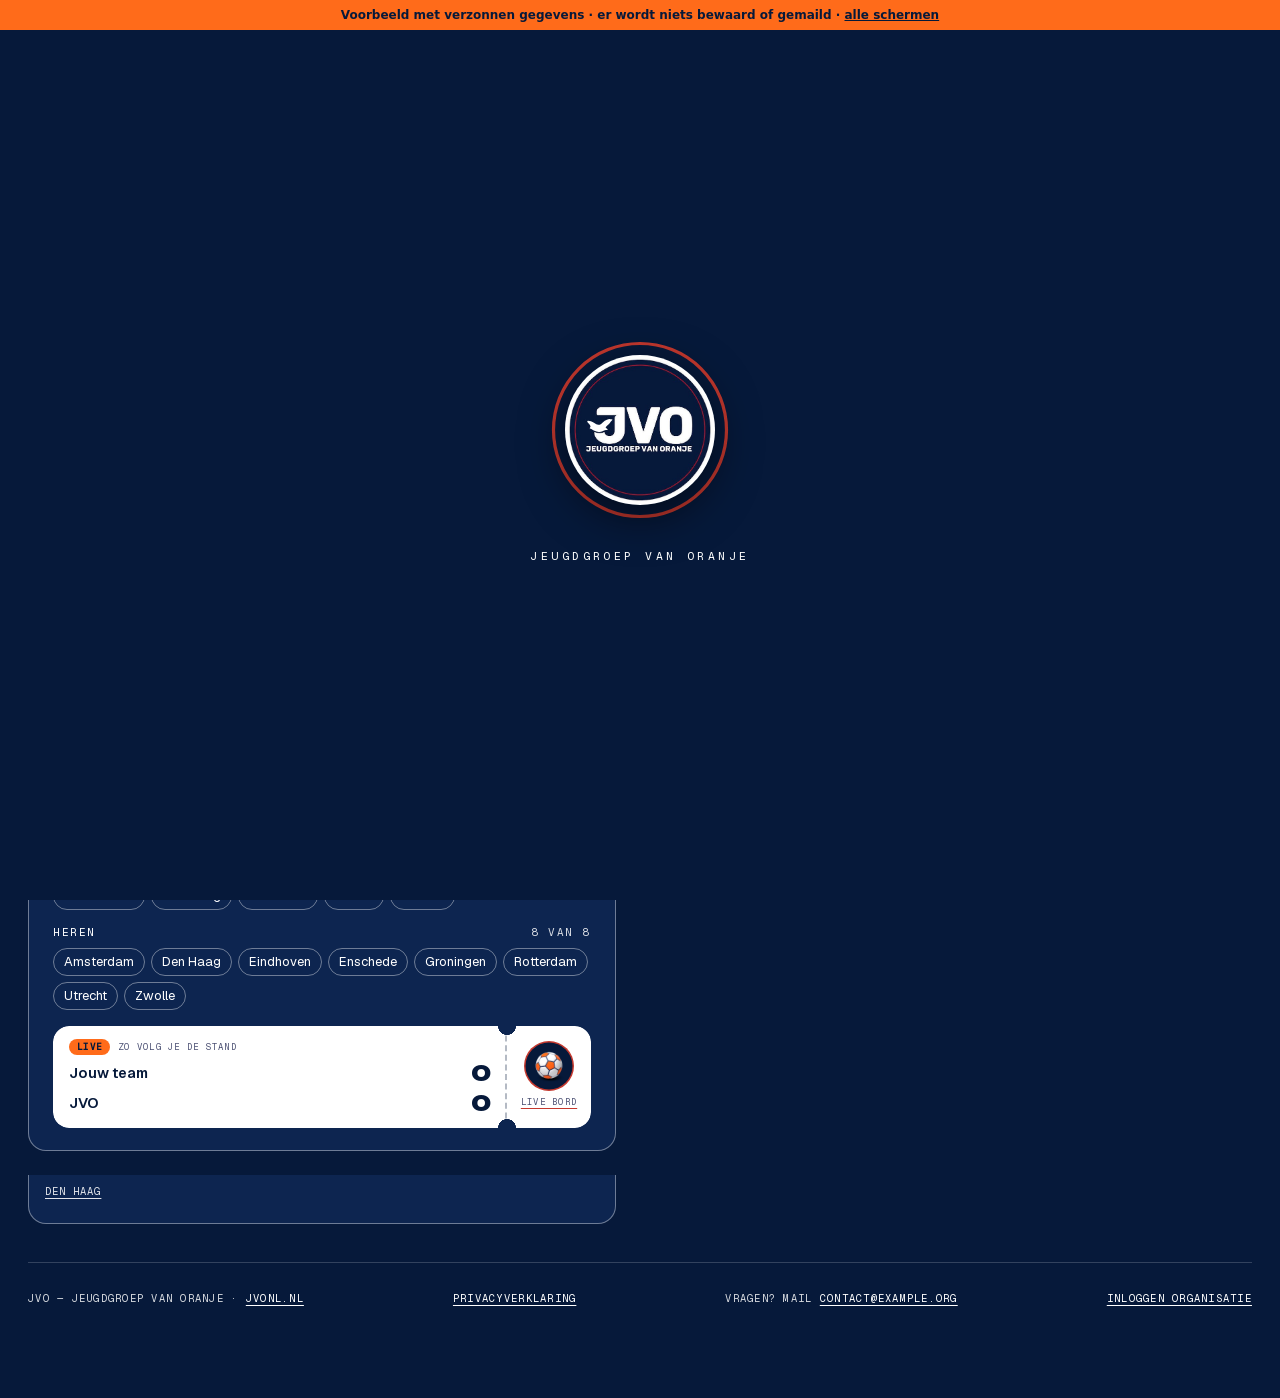
<file: index.html>
<!DOCTYPE html>
<html lang="nl" data-theme="sporthub" data-sport="voetbal" style="--sport-icoon:url('/sport/voetbal-klein.webp');--sport-icoon-groot:url('/sport/voetbal.webp')">
<head>
  <meta name="robots" content="noindex, nofollow">
  <script src="/voorbeeld.js"></script>
  <meta charset="UTF-8" />
  <meta name="viewport" content="width=device-width, initial-scale=1.0" />
  <script src="/jvo-loader.js"></script>
  <meta name="description" content="Aanmelden voor het Benefiet Zaalvoetbal op zondag 22 november 2026, Sportcampus Zuiderpark. Gratis. Meld je team aan voor het toernooi of kom kijken." />
  <title>Benefiet Zaalvoetbal — Aanmelden</title>
  <meta property="og:title" content="Benefiet Zaalvoetbal — Aanmelden" />
  <meta property="og:description" content="Zondag 22 november 2026 · Sportcampus Zuiderpark · Gratis. Meld je team aan voor het toernooi of kom kijken." />
  <meta property="og:image" content="https://sagek17.github.io/og/sporthub-liggend.jpg" />
  <meta property="og:image:width" content="1200" />
  <meta property="og:image:height" content="630" />
  <meta property="og:image:alt" content="Benefiet Zaalvoetbal, zondag 22 november 2026, Sportcampus Zuiderpark." />
  <meta property="og:url" content="https://sagek17.github.io/" />
  <meta property="og:type" content="website" />
  <meta property="og:locale" content="nl_NL" />
  <link rel="canonical" href="https://sagek17.github.io/" />
  <meta name="twitter:card" content="summary_large_image" />
  <meta name="twitter:title" content="Benefiet Zaalvoetbal — Aanmelden" />
  <meta name="twitter:description" content="Zondag 22 november 2026 · Sportcampus Zuiderpark · Zaalvoetbaltoernooi · Gratis" />
  <meta name="twitter:image" content="https://sagek17.github.io/og/sporthub-liggend.jpg" />
  <link rel="icon" type="image/png" href="/icons/favicon.png" />
  <link rel="apple-touch-icon" href="/icons/jvo-192.png" />
  <meta name="theme-color" content="#06193A" /><script src="/sh-bal3d.js" defer></script><script src="/sh-beweging.js" defer></script>
  
  <link rel="stylesheet" href="/styles.css" />
  <link rel="stylesheet" href="/jvo-smart.css" />
  <style>
    /* Aanmeldpagina — stukken die per evenement in aantal/aanwezigheid wisselen
       (alles komt uit het evenement-profiel; zie de pagina-vuller in server.js). */
    .tournament-meta:not(:has(#meta-prize-item)) { grid-template-columns: repeat(2, 1fr); }
    @media (min-width: 881px) {
      .activity-grid:has(> .activity-cat:first-child:last-child) { grid-template-columns: 1fr; }
      .activity-grid:has(> .activity-cat:nth-child(2):last-child) { grid-template-columns: repeat(2, 1fr); }
      .activity-grid > .activity-cat:nth-child(3n) { border-right: none; }
      .activity-grid > .activity-cat:nth-child(n+4) { border-top: 1px solid var(--line); }
    }
    .meet-eyebrow:empty, .sponsor-sub:empty, .form-price:empty { display: none; }
    .sponsor-sub > span + span::before { content: '\00a0·\00a0'; }
    .help-price { text-transform: lowercase; }
    .help-price:not(:empty)::before { content: ', '; }
    .form-price { text-align: center; margin-top: 14px; color: var(--ice-muted); letter-spacing: .18em; text-transform: uppercase; }
    /* Sport-hub: sportkiezer (tegels) + kaartje — alleen bij meer dan één sport */
    .sport-kiezer-lbl { font-family: 'Geist Mono', ui-monospace, monospace; font-size: 11px; letter-spacing: .16em; text-transform: uppercase; display: flex; align-items: center; gap: 10px; }
    .sport-kiezer-lbl::before { content: ''; width: 22px; height: 1.5px; background: #F0685E; }
    .sport-tegels { display: grid; grid-template-columns: repeat(2, minmax(0, 1fr)); gap: 10px; margin-top: 10px; }
    .sport-tegel { display: grid; grid-template-columns: 40px minmax(0, 1fr); gap: 8px; align-items: center; text-align: left; min-height: 64px;
      padding: 9px 10px; border-radius: 18px; border: 1.5px solid rgba(255,255,255,.4); background: rgba(255,255,255,.06); color: inherit; font: inherit; cursor: pointer; }
    .sport-tegel img { width: 40px; height: 40px; object-fit: contain; }
    .sport-tegel b { display: block; font-weight: 700; font-size: 12.5px; line-height: 1.15; hyphens: auto; -webkit-hyphens: auto; overflow-wrap: break-word; }
    .sport-tegel span { display: block; font-family: 'Geist Mono', ui-monospace, monospace; font-size: 9.5px; letter-spacing: .1em; text-transform: uppercase; margin-top: 4px; opacity: .85; }
    .sport-tegel[aria-checked="true"] { background: #fff; border-color: #fff; color: #06193A; box-shadow: 0 0 0 3px #FF6B1A; }
    .sport-tegel:focus-visible { outline: 3px solid #fff; outline-offset: 3px; }
    .sport-kaartje { --stub: 84px; margin-top: 14px; background: #fff; color: #06193A; border-radius: 16px; display: grid; grid-template-columns: minmax(0, 1fr) var(--stub);
      -webkit-mask: radial-gradient(circle 9px at calc(100% - var(--stub)) 0, #0000 98%, #000) top/100% 51% no-repeat, radial-gradient(circle 9px at calc(100% - var(--stub)) 100%, #0000 98%, #000) bottom/100% 51% no-repeat;
              mask: radial-gradient(circle 9px at calc(100% - var(--stub)) 0, #0000 98%, #000) top/100% 51% no-repeat, radial-gradient(circle 9px at calc(100% - var(--stub)) 100%, #0000 98%, #000) bottom/100% 51% no-repeat; }
    .sport-kaartje[hidden], .sport-kiezer[hidden], #panel-team .field[hidden] { display: none; }
    .sport-kaartje .l { padding: 12px 14px 11px; border-right: 2px dashed rgba(6,25,58,.3); min-width: 0; }
    .sport-kaartje .k { font-family: 'Geist Mono', ui-monospace, monospace; font-size: 9.5px; letter-spacing: .16em; text-transform: uppercase; color: #C4382E; font-weight: 600; }
    .sport-kaartje h3 { font-weight: 900; font-size: 19px; line-height: 1.05; margin-top: 6px; text-transform: uppercase; }
    .sport-kaartje .g { display: grid; grid-template-columns: repeat(3, minmax(0, 1fr)); gap: 8px; margin-top: 11px; }
    .sport-kaartje .g span { display: block; font-family: 'Geist Mono', ui-monospace, monospace; font-size: 8.5px; letter-spacing: .14em; text-transform: uppercase; color: #4A4F72; }
    .sport-kaartje .g b { font-weight: 700; font-size: 13px; line-height: 1.2; }
    .sport-kaartje .r { display: flex; flex-direction: column; align-items: center; justify-content: center; gap: 7px; }
    .sport-kaartje .r span { font-family: 'Geist Mono', ui-monospace, monospace; font-size: 8.5px; letter-spacing: .12em; text-transform: uppercase; color: #4A4F72; text-align: center; }
    .sport-badge { width: 50px; height: 50px; border-radius: 50%; background: #06193A; box-shadow: 0 0 0 1.5px #06193A, 0 0 0 3px #C4382E; display: flex; align-items: center; justify-content: center; }
    .sport-badge img { width: 72%; height: 72%; object-fit: contain; }
    /* Stijl Sporthub: het formulier staat op een WIT kaartje → tegels wit met blauwe rand,
       de gekozen tegel krijgt de oranje ring; het "kaartje" wordt omgekeerd (blauw). */
    html[data-theme="sporthub"] .sport-tegel { background: #fff; color: var(--sh-navy); border-color: var(--sh-rand-wit); }
    html[data-theme="sporthub"] .sport-tegel[aria-checked="true"] { border-color: var(--sh-oranje); }
    html[data-theme="sporthub"] .sport-tegel span { color: var(--sh-inkt-2); opacity: 1; }
    html[data-theme="sporthub"] .sport-tegel:focus-visible { outline-color: var(--sh-navy); }
    html[data-theme="sporthub"] .sport-kaartje { background: var(--sh-navy); color: #fff; }
    html[data-theme="sporthub"] .sport-kaartje .l { border-right-color: rgba(255,255,255,.35); }
    html[data-theme="sporthub"] .sport-kaartje .k { color: var(--sh-oranje); }
    html[data-theme="sporthub"] .sport-kaartje .g span, html[data-theme="sporthub"] .sport-kaartje .r span { color: rgba(255,255,255,.8); }
    html[data-theme="sporthub"] .sport-badge { box-shadow: 0 0 0 1.5px #fff, 0 0 0 3px var(--sh-rood); }
    html[data-theme="sporthub"] .sport-tegel b, html[data-theme="sporthub"] .sport-kaartje h3 { font-family: var(--sh-rond); }
    /* De ring met álle sporten (bij meer dan één sport; opgebouwd door app.js):
       gecentreerd, met datum en kop erin en de sporten gelijk verdeeld eromheen.
       De baan draait rustig met de klok mee (één rondje per minuut); elk icoon draait precies even hard terug,
       zodat het rechtop blijft staan. */
    html[data-theme="sporthub"] .sh-sportring { position: relative; width: min(100%, 390px); aspect-ratio: 1; margin: 0 auto; }
    html[data-theme="sporthub"] .sh-sr-cirkel { position: absolute; inset: 11.5%; border-radius: 50%; border: 2px solid var(--sh-rood); }
    html[data-theme="sporthub"] .sh-sr-baan { position: absolute; inset: 0; }
    html[data-theme="sporthub"] .sh-sr-plek { position: absolute; width: 23.6%; aspect-ratio: 1; transform: translate(-50%, -50%); }
    html[data-theme="sporthub"] .sh-sr-draaier { position: relative; display: block; width: 100%; height: 100%; }
    html[data-theme="sporthub"] .sh-sr-draaier img { position: relative; display: block; width: 100%; height: 100%; object-fit: contain; }
    html[data-theme="sporthub"] .sh-sr-draaier:not(.sh-sr-bal) img { filter: drop-shadow(0 10px 14px rgba(0, 0, 0, .38)); }
    /* De ballen (voetbal, volleybal, basketbal) draaien om hun as: een canvas van sh-bal3d.js over het
       plaatje heen. Daar géén filter (dat zou elk beeld opnieuw vervaagd worden); dezelfde slagschaduw
       ligt er als los, stilstaand plaatje onder (2,2× het vak). */
    html[data-theme="sporthub"] .sh-sr-draaier img.sh-sr-schaduw { position: absolute; left: -60%; top: -60%; width: 220%; height: 220%; max-width: none; pointer-events: none; }
    html[data-theme="sporthub"] .sh-sr-midden { position: absolute; inset: 24%; display: flex; flex-direction: column; align-items: center; justify-content: center; gap: 8px; text-align: center; z-index: 2; }
    html[data-theme="sporthub"] .hero-intro .sh-sr-midden .eyebrow { font-size: 9px; line-height: 1.6; letter-spacing: .14em; margin: 0; text-wrap: balance; }
    html[data-theme="sporthub"] .hero-intro .sh-sr-midden h1.h-display { font-size: clamp(25px, 7vw, 32px) !important; line-height: 1.04; max-width: none; margin: 0; padding: 0; text-align: center; text-wrap: balance; }
    /* de kop in de ring staat altijd op drie regels: elke regel is een eigen blok */
    html[data-theme="sporthub"] .hero-intro .sh-sr-midden h1.h-display .sh-sr-regel { display: block; white-space: nowrap; }
    html[data-theme="sporthub"] .hero-intro.sh-multi .lead { text-align: center; margin-left: auto; margin-right: auto; margin-top: 6px; }
    html[data-theme="sporthub"] .hero-intro.sh-multi .sh-feiten { display: none; }
    /* "Kies je sport" in de hero: blauwe tegels, de gekozen wit met een oranje ring */
    html[data-theme="sporthub"] .sh-kies { position: relative; z-index: 2; margin-top: 22px; }
    html[data-theme="sporthub"] .sh-kies-lbl { font-family: var(--mono); font-size: 10px; letter-spacing: .16em; text-transform: uppercase; color: #fff; display: flex; align-items: center; gap: 10px; }
    html[data-theme="sporthub"] .sh-kies-lbl::before { content: ''; width: 22px; height: 1.5px; background: #F0685E; }
    html[data-theme="sporthub"] .sh-kies-tegels { display: grid; grid-template-columns: repeat(2, minmax(0, 1fr)); gap: 10px; margin-top: 12px; }
    html[data-theme="sporthub"] .sh-kies-tegel { display: grid; grid-template-columns: 50px minmax(0, 1fr); gap: 10px; align-items: center; text-align: left; min-height: 70px; padding: 9px 10px;
      border: 1.5px solid var(--sh-rand); border-radius: 18px; background: var(--sh-navy-2); color: #fff; font: inherit; cursor: pointer; transition: background .2s, color .2s, box-shadow .2s, transform .14s; }
    html[data-theme="sporthub"] .sh-kies-tegel img { width: 50px; height: 50px; object-fit: contain; filter: drop-shadow(0 4px 6px rgba(0, 0, 0, .3)); }
    html[data-theme="sporthub"] .sh-kies-tegel b { display: block; font-family: var(--sh-rond); font-weight: 700; font-size: 12.5px; line-height: 1.15; overflow-wrap: break-word; -webkit-hyphens: auto; hyphens: auto; }
    html[data-theme="sporthub"] .sh-kies-tegel span { display: block; font-family: var(--mono); font-size: 8.5px; letter-spacing: .1em; text-transform: uppercase; line-height: 1.4; margin-top: 4px; color: rgba(255, 255, 255, .84); }
    html[data-theme="sporthub"] .sh-kies-tegel[aria-pressed="true"] { background: #fff; border-color: #fff; color: var(--sh-navy); box-shadow: 0 0 0 3px var(--sh-oranje); }
    html[data-theme="sporthub"] .sh-kies-tegel[aria-pressed="true"] span { color: var(--sh-inkt-2); }
    html[data-theme="sporthub"] .sh-kies-tegel:focus-visible { outline: 3px solid #fff; outline-offset: 3px; }
    html[data-theme="sporthub"] .sh-kies-tegel:active { transform: scale(.97); }
    html[data-theme="sporthub"] .sh-multi .sh-cta-rij { margin-top: 22px; }
    @media (min-width: 900px) {
      html[data-theme="sporthub"] .sh-sportring { width: min(100%, 470px); }
      /* de rij "sub" is er voor de regel onder de kop (profiel › Voordeur); zonder die regel is hij 0 hoog */
      html[data-theme="sporthub"] .hero-intro.sh-multi { grid-template-areas: ". ring" "sub ring" "lead ring" "kies ring" "cta ring" ". ring"; grid-template-rows: 1fr auto auto auto auto 1fr; }
      html[data-theme="sporthub"] body.pg-aanmelden .hero-intro.sh-multi .sh-kop-sub { grid-area: sub; text-align: left; padding-left: 32px; margin: 0 0 6px; }
      html[data-theme="sporthub"] body.pg-aanmelden .hero-intro.sh-multi .sh-kop-sub::before { display: block; }
      html[data-theme="sporthub"] .hero-intro.sh-multi .sh-sportring { grid-area: ring; align-self: center; }
      html[data-theme="sporthub"] .hero-intro.sh-multi .lead { grid-area: lead; text-align: left; margin-left: 0; }
      html[data-theme="sporthub"] .sh-kies { grid-area: kies; }
    }
    @keyframes sh-sr-draai { to { transform: rotate(360deg); } }
    @keyframes sh-sr-terug { to { transform: rotate(-360deg); } }
    @keyframes sh-sr-in { from { opacity: 0; transform: scale(.92); } to { opacity: 1; transform: none; } }
    @media (prefers-reduced-motion: no-preference) {
      html[data-theme="sporthub"] .sh-sr-baan { animation: sh-sr-draai 60s linear infinite; }
      html[data-theme="sporthub"] .sh-sr-draaier { animation: sh-sr-terug 60s linear infinite; }
      html[data-theme="sporthub"] .sh-sportring { animation: sh-sr-in .9s cubic-bezier(.16, 1, .3, 1) both; }
    }
    /* De kop uit het evenement-profiel (Voordeur): elke regel een eigen blok dat niet afbreekt;
       app.js verkleint de letter als een regel niet past. */
    .sh-kop .sh-kop-regel { display: block; white-space: nowrap; }
    .sh-kop .sh-kop-regel:empty { display: none; }
    .sh-kop-sub { font-family: 'Geist Mono', ui-monospace, monospace; font-size: 12px; letter-spacing: .16em; text-transform: uppercase; color: var(--ice-muted); margin: 14px 0 0; }
    .st-lead-smal { display: none; }
    /* ALLEEN STAD: categorie-knoppen, één veld, de bevestiging met poule en teamcode. */
    .st-lok { position: absolute; left: -9999px; top: auto; width: 1px; height: 1px; overflow: hidden; }
    #stad-form[hidden], .st-al[hidden], .st-klaar[hidden], .st-cat[hidden], .st-vol[hidden], .st-poule[hidden], .st-wie[hidden] { display: none; }
    .st-lbl { font-family: 'Geist Mono', ui-monospace, monospace; font-size: 11px; letter-spacing: .16em; text-transform: uppercase; color: var(--ice-muted); }
    .st-cats { display: grid; grid-template-columns: repeat(2, minmax(0, 1fr)); gap: 10px; margin-top: 8px; }
    .st-cats.een { grid-template-columns: minmax(0, 1fr); }
    .st-knop { display: flex; flex-direction: column; align-items: flex-start; justify-content: center; gap: 3px; min-height: 58px; padding: 9px 14px; text-align: left;
      border-radius: 14px; border: 1.5px solid var(--line-strong); background: transparent; color: var(--ice); font: inherit; cursor: pointer; min-width: 0; }
    .st-knop b { font-weight: 700; font-size: 17px; line-height: 1.15; overflow-wrap: anywhere; }
    .st-knop span { font-family: 'Geist Mono', ui-monospace, monospace; font-size: 10px; letter-spacing: .08em; text-transform: uppercase; line-height: 1.3; color: var(--ice-muted); }
    .st-knop[aria-checked="true"] { border-color: var(--ember); background: rgba(255, 107, 26, .14); box-shadow: 0 0 0 2px var(--ember); }
    .st-knop:focus-visible { outline: 3px solid var(--ice); outline-offset: 3px; }
    .st-cat.has-error .st-knop { border-color: var(--danger); }
    .st-vol { font-size: 13.5px; line-height: 1.45; color: var(--ice-muted); margin: 10px 0 0; }
    #stad-form .field { margin-bottom: 16px; }
    #stad-form select { width: 100%; }
    #stad-form #submit-btn { margin-top: 2px; }
    .st-noot { font-size: 13px; line-height: 1.5; color: var(--ice-muted); margin: 12px 0 0; text-align: center; }
    .st-noot a { color: inherit; text-underline-offset: 3px; }
    .st-al p { font-size: 15px; line-height: 1.5; margin: 0 0 16px; }
    .st-al .btn.ghost, .st-klaar .btn.ghost { margin-top: 10px; }
    .st-klaar { padding: 6px 0 0; }
    .st-klaar .checkmark { width: 56px; height: 56px; margin-bottom: 14px; }
    .st-klaar .checkmark svg { width: 28px; height: 28px; }
    .st-klaar .st-ic-wacht, .st-klaar.wacht .st-ic-ja { display: none; }
    .st-klaar.wacht .st-ic-wacht { display: block; }
    #stad-form #form-alert:empty { display: none; }
    .st-klaar h2 { overflow-wrap: anywhere; }
    .st-klaar-sub { font-size: 15px; line-height: 1.5; color: var(--ice-muted); margin: 8px 0 0; }
    .st-klaar-sub:empty { display: none; }
    .st-poule { margin-top: 16px; padding: 14px 16px; border-radius: 14px; background: rgba(255, 255, 255, .06); border: 1.5px solid var(--line-strong); text-align: left; }
    .st-poule-k { display: block; font-family: 'Geist Mono', ui-monospace, monospace; font-size: 10.5px; letter-spacing: .16em; text-transform: uppercase; color: var(--ice-muted); }
    .st-poule-naam { display: block; font-size: 26px; font-weight: 900; line-height: 1.15; margin-top: 2px; }
    .st-poule-naam:empty, .st-mates:empty, .st-poule-noot:empty { display: none; }
    .st-mates { list-style: none; display: flex; flex-wrap: wrap; gap: 6px; margin: 10px 0 0; padding: 0; }
    .st-mates li { font-size: 13.5px; font-weight: 600; line-height: 1.2; padding: 6px 11px; border-radius: 999px; border: 1.5px solid var(--line-strong); overflow-wrap: anywhere; }
    .st-mates li.ik { background: var(--ice); color: var(--midnight); border-color: var(--ice); }
    .st-poule-noot { font-size: 13px; line-height: 1.5; color: var(--ice-muted); margin: 10px 0 0; }
    .st-klaar .mijn-code { text-align: left; }
    .st-klaar #stad-klaar-open { margin-top: 16px; }
    /* JVO Smart: de ene regel bij de keuze en "Wat nu?" na het aanmelden (vorm in jvo-smart.css). */
    #stad-form .jvs-deur { margin: -6px 0 16px; color: var(--ice); }
    .st-klaar .jvs-wat { margin-top: 16px; }
    .st-klaar .jvs-wat:empty, #stad-klaar-gids:empty { display: none; }
    .st-klaar .mijn-code.met-gids p { display: none; }
    /* Wie doet er al mee (in het toernooiblok) */
    .st-wie { margin-top: 16px; display: grid; gap: 14px; }
    .st-wie-k { display: flex; align-items: baseline; justify-content: space-between; gap: 10px; font-family: 'Geist Mono', ui-monospace, monospace; font-size: 11px; letter-spacing: .14em; text-transform: uppercase; }
    .st-wie-k i { font-style: normal; color: var(--ice-muted); white-space: nowrap; }
    .st-wie ul { list-style: none; display: flex; flex-wrap: wrap; gap: 6px; margin: 8px 0 0; padding: 0; }
    .st-wie li { font-size: 13px; line-height: 1.2; padding: 5px 10px; border-radius: 999px; border: 1px solid var(--line-strong); overflow-wrap: anywhere; }
    .st-wie p { font-size: 13.5px; color: var(--ice-muted); margin: 8px 0 0; }
    /* Stijl Sporthub: het formulier staat op een WIT kaartje. */
    html[data-theme="sporthub"] .sh-kop-sub { color: #fff; font-family: var(--mono); font-size: 11px; position: relative; z-index: 2; padding-left: 32px; }
    html[data-theme="sporthub"] .sh-kop-sub::before { content: ''; position: absolute; left: 0; top: .8em; width: 22px; height: 1.5px; margin-top: -1px; background: var(--sh-rood-l); }
    /* bij de ring met alle sporten staat de kop ín de ring: de regel eronder staat dan gecentreerd onder de ring */
    html[data-theme="sporthub"] .hero-intro.sh-multi .sh-kop-sub { text-align: center; padding-left: 0; margin: 2px 0 10px; }
    html[data-theme="sporthub"] .hero-intro.sh-multi .sh-kop-sub::before { display: none; }
    html[data-theme="sporthub"] .st-lbl { font-family: var(--mono); font-size: 10px; letter-spacing: .14em; font-weight: 500; line-height: 1.5; color: var(--sh-navy); }
    html[data-theme="sporthub"] .st-knop { background: #fff; color: var(--sh-navy); border-color: var(--sh-rand-wit); border-radius: 16px; transition: background .18s, color .18s, box-shadow .18s, transform .14s; }
    html[data-theme="sporthub"] .st-knop b { font-family: var(--sh-rond); font-size: 15.5px; letter-spacing: -.01em; }
    html[data-theme="sporthub"] .st-knop span { font-family: var(--mono); color: var(--sh-inkt-2); }
    html[data-theme="sporthub"] .st-knop[aria-checked="true"] { background: var(--sh-navy); border-color: var(--sh-navy); color: #fff; box-shadow: 0 0 0 3px var(--sh-oranje); }
    html[data-theme="sporthub"] .st-knop[aria-checked="true"] span { color: rgba(255, 255, 255, .86); }
    html[data-theme="sporthub"] .st-knop:focus-visible { outline-color: var(--sh-navy); }
    html[data-theme="sporthub"] .st-knop:active { transform: scale(.97); }
    html[data-theme="sporthub"] .st-cat.has-error .st-knop { border-color: var(--sh-rood); border-width: 2px; }
    html[data-theme="sporthub"] .st-cat.has-error .st-lbl { color: var(--sh-rood); font-weight: 700; }
    html[data-theme="sporthub"] .st-vol, html[data-theme="sporthub"] .st-noot, html[data-theme="sporthub"] .st-klaar-sub, html[data-theme="sporthub"] .st-poule-noot { color: var(--sh-inkt-2); }
    html[data-theme="sporthub"] #form-card .st-noot a { color: var(--sh-inkt-2); text-decoration-color: var(--sh-rood); }
    html[data-theme="sporthub"] .st-al p { color: var(--sh-navy); }
    html[data-theme="sporthub"] .st-poule { background: var(--sh-navy); border: 0; color: #fff; border-radius: 16px; }
    html[data-theme="sporthub"] .st-poule-k { color: rgba(255, 255, 255, .84); font-family: var(--mono); }
    html[data-theme="sporthub"] .st-poule-naam { font-family: var(--sh-rond); color: #fff; letter-spacing: -.01em; }
    html[data-theme="sporthub"] .st-mates li { border-color: var(--sh-rand); color: #fff; }
    html[data-theme="sporthub"] .st-mates li.ik { background: #fff; color: var(--sh-navy); border-color: #fff; }
    html[data-theme="sporthub"] #form-card .st-poule .st-poule-noot { color: rgba(255, 255, 255, .86); }
    html[data-theme="sporthub"] .st-wie-k { color: #fff; font-family: var(--mono); }
    html[data-theme="sporthub"] .st-wie-k i, html[data-theme="sporthub"] .st-wie p { color: rgba(255, 255, 255, .84); }
    html[data-theme="sporthub"] .st-wie li { border-color: var(--sh-rand); color: #fff; }
    /* Aanmelden gesloten (nog geen datum / geweest / handmatig dicht) */
    .reg-closed-msg { font-size: 17px; line-height: 1.5; font-weight: 500; color: var(--ice); margin: 0 0 12px; }
    .reg-closed-sub { font-size: 14px; line-height: 1.6; color: var(--ice-muted); margin: 0 0 10px; }
    .reg-closed-sub a { color: var(--gold); }
    .reg-closed-actions { display: flex; flex-direction: column; }
    /* Mijn team: na het aanmelden zit je er direct in (knop + code), en op de voordeur een bescheiden ingang. */
    .mijn-na[hidden], .mijn-ingang[hidden] { display: none; }
    .mijn-na { margin-top: 20px; text-align: left; }
    .mijn-code { margin-top: 16px; padding: 14px 16px; border: 1.5px dashed var(--line-strong); border-radius: 14px; }
    .mijn-code-lbl { font-family: 'Geist Mono', ui-monospace, monospace; font-size: 10.5px; letter-spacing: .16em; text-transform: uppercase; color: var(--ice-muted); }
    .mijn-code b { display: block; font-family: 'Geist Mono', ui-monospace, monospace; font-size: 26px; font-weight: 700; letter-spacing: .1em; line-height: 1.25; margin-top: 4px; color: var(--ice); white-space: nowrap; }
    .mijn-code p { font-size: 13.5px; line-height: 1.5; color: var(--ice-muted); margin: 6px 0 0; }
    .mijn-na .btn.ghost { margin-top: 10px; }
    .mijn-na-mail { font-size: 13.5px; line-height: 1.5; color: var(--ice-muted); margin: 12px 0 0; overflow-wrap: anywhere; }
    .mijn-ingang { margin: 18px 0 0; padding-top: 16px; border-top: 1px dashed var(--line-strong); font-size: 14px; line-height: 1.5; color: var(--ice-muted); text-align: center; }
    .mijn-ingang a { color: var(--ice); font-weight: 600; text-underline-offset: 3px; white-space: nowrap; }
    html[data-theme="sporthub"] .mijn-code { border-color: var(--sh-rand-wit); }
    html[data-theme="sporthub"] .mijn-code-lbl, html[data-theme="sporthub"] .mijn-code p, html[data-theme="sporthub"] .mijn-na-mail { color: var(--sh-inkt-2); }
    html[data-theme="sporthub"] .mijn-code b { color: var(--sh-navy); }
    /* In deze stijl is het witte kaartje het formulier zelf; de ingang staat eronder op het blauw. */
    html[data-theme="sporthub"] #form-card > .mijn-ingang { color: rgba(255, 255, 255, .88); border-top: 0; padding-top: 0; margin-top: 18px; }
    html[data-theme="sporthub"] #form-card > .mijn-ingang a { color: #fff; text-decoration-color: var(--sh-oranje); }
    html[data-theme="sporthub"] #form-card > .mijn-ingang a:focus-visible { outline-color: #fff; }
  </style>
  <script type="application/ld+json">
  {
  "@context": "https://schema.org",
  "@type": "SportsEvent",
  "name": "Benefiet Zaalvoetbal — Zaalvoetbaltoernooi",
  "description": "Dit is een proefversie met voorbeeldgegevens. Kies Dames of Heren, vul je stad in en je zit meteen in een poule.",
  "startDate": "2026-11-22T14:00:00+01:00",
  "endDate": "2026-11-22T18:00:00+01:00",
  "eventStatus": "https://schema.org/EventScheduled",
  "eventAttendanceMode": "https://schema.org/OfflineEventAttendanceMode",
  "location": {
    "@type": "Place",
    "name": "Sportcampus Zuiderpark",
    "address": {
      "@type": "PostalAddress",
      "streetAddress": "Den Haag",
      "addressCountry": "NL"
    }
  },
  "organizer": {
    "@type": "Organization",
    "name": "Jeugdgroep van Oranje",
    "url": "https://jvonl.nl"
  },
  "offers": {
    "@type": "Offer",
    "price": "0",
    "priceCurrency": "EUR",
    "availability": "https://schema.org/InStock",
    "url": "https://sagek17.github.io/"
  },
  "url": "https://sagek17.github.io/"
}
  </script>
  <link rel="stylesheet" href="/thema-sporthub.css" />
</head>
<body class="pg-aanmelden pg-stad">
  <canvas class="fx-embers" data-fx-embers aria-hidden="true"></canvas>
  <div class="shell">

    <header class="topbar">
      <div class="brand-badge">
        <span class="badge-circle">JVO</span>
        <span class="brand-text-long"><b>Jeugdgroep van Oranje</b> &nbsp;//&nbsp; <span data-ev="shortName">Zaalvoetbal</span></span>
        <span class="brand-text-short"><b>JVO</b> · <span data-ev="shortName">Zaalvoetbal</span></span>
      </div>
      <nav>
        <a class="sh-nav-live" href="/toernooi">Live bord</a>
        <a href="/admin.html">Admin →</a>
      </nav>
    </header>

    <section class="hero">
      <div class="hero-intro">
        <div class="eyebrow" id="meta-eyebrow">Zondag 22 november 2026 · 15-30 jaar · Gratis</div>
        
        <!-- Stijl "sporthub": de grote rode ring uit het JVO-logo met het sport-icoon ervoor (sier). -->
        <div class="sh-ring" aria-hidden="true"><img class="sh-bal" src="/sport/voetbal.webp" alt="" width="512" height="512" decoding="async" fetchpriority="high" /></div>
        
        
        <!-- De kop uit het evenement-profiel (Voordeur): één tot drie regels, elk een eigen blok
             (een lege regel neemt geen ruimte in). app.js zet de oranje punt achter de laatste
             regel, tenzij die zelf al op een leesteken eindigt, en verkleint de letter als een
             regel niet in de breedte past. -->
        <h1 class="h-display sh-kop"><span class="sh-kop-regel gold-text" data-kop="heroLine1">Benefiet</span><span class="sh-kop-regel ice-text" data-kop="heroLine2">Zaalvoetbal</span><span class="sh-kop-regel ice-text" data-kop="heroLine3"></span></h1>
        
        
        
        <p class="sh-kop-sub" data-ev="heroSub">Verschillende steden tegen elkaar</p>
        
        
        <p class="lead" data-ev="intro">Dit is een proefversie met voorbeeldgegevens. Kies Dames of Heren, vul je stad in en je zit meteen in een poule.</p>
        
        
        
        
        
      </div>

      <div class="hero-details">
        
        <!-- Alleen stad: op een telefoon staat het formulier meteen onder de kop, en de inleiding
             hier eronder (dezelfde tekst als in de hero; het thema toont er steeds maar één). -->
        <div class="st-lead-smal">
          <p class="lead" data-ev="intro">Dit is een proefversie met voorbeeldgegevens. Kies Dames of Heren, vul je stad in en je zit meteen in een poule.</p>
          
        </div>
        
        <div class="tournament-hero">
          <div class="tournament-eyebrow">
            <span class="tournament-pulse"></span>
            Op het programma
          </div>
          <div class="tournament-headline">
            <h2 data-ev="tournamentName">Zaalvoetbaltoernooi</h2>
          </div>
          
          
          <!-- Alleen stad: wie er al meedoet, per categorie (app.js vult dit uit /api/hub). -->
          <div class="st-wie" id="stad-wie" hidden></div>
          
          
          
          <!-- Stijl "sporthub": voorproefje van het live bord als kaartje (tikbaar; de inhoud is sier). -->
          <a class="sh-kaart sh-voorproef" href="/toernooi" aria-label="Bekijk het live bord">
            <span class="sh-kaart-l" aria-hidden="true">
              <span class="sh-kaart-k"><em>Live</em> Zo volg je de stand</span>
              <span class="sh-kaart-tm"><span>Jouw team</span><b>0</b></span>
              <span class="sh-kaart-tm"><span>JVO</span><b>0</b></span>
            </span>
            <span class="sh-kaart-r" aria-hidden="true"><span class="sh-badge"><img src="/sport/voetbal-klein.webp" alt="" width="160" height="160" loading="lazy" /></span><span>Live bord</span></span>
          </a>
          
        </div>

        
        
        

        

        

        <div class="event-meta" data-fx-reveal>
          <!-- Stijl "sporthub" zonder datum: de tijden weglaten (bovenaan staat dan "Start: Volgt").
               De pagina-vuller kent geen "of", dus omsluit een template-element de tijden
               alleen in dát geval (dat wordt nooit getoond). Andere stijlen: ongewijzigd. -->
          
          <div class="cell">
            <div class="label">Inloop</div>
            <div class="value"><span class="accent" id="meta-doors" data-ev="doorsTime">13:30</span></div>
          </div>
          <div class="cell">
            <div class="label">Start</div>
            <div class="value"><span class="accent" id="meta-start" data-ev="startTime">14:00</span></div>
          </div>
          <div class="cell">
            <div class="label">Eind</div>
            <div class="value"><span class="accent">± <span id="meta-end" data-ev="endTime">18:00</span></span></div>
          </div>
          
          <div class="cell">
            <div class="label">Locatie</div>
            <div class="value" id="meta-loc">Sportcampus Zuiderpark</div>
          </div>
        </div>
        
        <div class="meta-address mono small" id="meta-address">Den Haag</div>
        
      </div>

      <div class="hero-action">
        <div class="card" id="form-card">
          
          
          
          
          <!-- Aanmelden open → het formulier. Twee vormen (evenement-profiel › Aanmelden):
               "uitgebreid" (signupFull: naam, e-mail, team, toestemmingen) of "alleen stad"
               (signupCity). Binnen elke vorm verder alleen ingevulde waarden. -->
          <div id="reg-open">
          
          
          <!-- ALLEEN STAD: categorie (alleen bij meer dan één competitie; app.js vult de knoppen
               uit /api/competitions) + één veld. Geen naam, geen e-mail, geen vinkjes: er worden
               geen persoonsgegevens gevraagd. Het veld is een keuzelijst als de organisatie een
               lijst heeft ingevuld (app.js zet de opties erin en wisselt zo nodig het veldtype). -->
          <div class="st-al" id="stad-al" hidden>
            <div class="card-eyebrow">Op dit toestel</div>
            <h2 id="stad-al-kop">Je bent al aangemeld.</h2>
            <p id="stad-al-tekst"></p>
            <a class="btn full" href="/mijn" id="stad-al-open">Open Mijn team →</a>
            <button type="button" class="btn ghost full" id="stad-al-nog">Nog een aanmelding</button>
          </div>
          <form id="stad-form" novalidate data-event="het Benefiet Zaalvoetbal" data-label="Stad" data-label-klein="stad" data-kies="Kies je categorie">
            <div class="field st-cat" id="stad-cat" tabindex="-1" hidden>
              <div class="st-lbl" id="stad-cat-lbl" data-ev="chooseGroup">Kies je categorie</div>
              <div class="st-cats" id="stad-cats" role="radiogroup" aria-labelledby="stad-cat-lbl"></div>
              <p class="st-vol" id="stad-vol" role="status" aria-live="polite" hidden></p>
            </div>
            <div class="field" id="stad-veld">
              <label for="stad" id="stad-lbl" data-ev="cityLabel">Stad</label>
              
              <select id="stad" name="city" required autocomplete="off"><option value="">Kies je stad…</option></select>
              
              
            </div>
            <!-- JVO Smart: hooguit één regel die helpt bij de keuze (vol, al begonnen, je naam staat er al). -->
            <p class="jvs jvs-deur" id="stad-smart" role="status" aria-live="polite" hidden></p>
            <!-- Lokveld tegen robots: voor mensen onzichtbaar en niet te bereiken met Tab. -->
            <div class="st-lok" aria-hidden="true">
              <label for="website">Laat dit veld leeg</label>
              <input type="text" id="website" name="website" tabindex="-1" autocomplete="off" />
            </div>
            <div id="form-alert" role="alert" aria-live="assertive"></div>
            <button type="submit" class="btn full" id="submit-btn">Meld je aan →</button>
            <p class="st-noot">We vragen alleen je <span data-ev="cityLabelLower">stad</span>. Geen naam, geen e-mail. <a href="/privacy">Privacy</a></p>
          </form>

          <div class="success-screen st-klaar" id="stad-klaar" tabindex="-1" hidden>
            <div class="checkmark" aria-hidden="true"><svg class="st-ic-ja" viewBox="0 0 24 24"><polyline points="4,12 10,18 20,6"/></svg><svg class="st-ic-wacht" viewBox="0 0 24 24" stroke-linecap="round" stroke-linejoin="round"><circle cx="12" cy="12" r="8.5"/><polyline points="12,7 12,12 15.5,14"/></svg></div>
            <div class="card-eyebrow" id="stad-klaar-cat"></div>
            <h2 id="stad-klaar-kop"></h2>
            <p class="st-klaar-sub" id="stad-klaar-sub"></p>
            <div class="st-poule" id="stad-klaar-poule" hidden>
              <span class="st-poule-k" id="stad-klaar-poule-k">Je poule</span>
              <b class="st-poule-naam" id="stad-klaar-poule-naam"></b>
              <ul class="st-mates" id="stad-klaar-mates" aria-label="Ook in deze poule"></ul>
              <p class="st-poule-noot" id="stad-klaar-poule-noot"></p>
            </div>
            <div id="stad-klaar-gids"></div>
            <div class="mijn-code" id="stad-klaar-codebox">
              <span class="mijn-code-lbl">Teamcode</span>
              <b id="stad-klaar-code"></b>
              <p>Maak een schermafbeelding: dit is je enige sleutel. Er komt geen mail.</p>
            </div>
            <a class="btn full" id="stad-klaar-open" href="/mijn">Open Mijn team →</a>
            <button type="button" class="btn ghost full" id="stad-klaar-nog">Nog een aanmelding</button>
          </div>
          
          </div>
          <div id="reg-closed" hidden>
          
          
            <!-- Aanmelden dicht. Staat (verborgen) óók in de open pagina, zodat app.js dezelfde kaart
                 kan tonen als de server tijdens het invullen meldt dat aanmelden gesloten is. -->
            <div class="card-eyebrow">Aanmelden</div>
            <h2 id="reg-closed-title">Nu dicht.</h2>
            <p class="reg-closed-msg" id="reg-closed-msg"></p>
            <p class="reg-closed-sub">
              <span id="reg-closed-hint">Zodra er nieuws is, lees je het hier.</span>
              Volg JVO via <a href="https://www.jvonl.nl" target="_blank" rel="noopener">jvonl.nl</a>, of mail ons op
              <a class="js-contact-mail" href="mailto:contact@example.org">contact@example.org</a> als je iets wil weten.
            </p>
            <div class="reg-closed-actions">
              <a class="btn full" href="/toernooi">Bekijk het live-bord →</a>
              <a class="btn ghost full" href="/spelregels">Spelregels</a>
            </div>
          </div>
          <p class="mijn-ingang" id="mijn-ingang"><span id="mijn-ingang-tekst">Al aangemeld om mee te doen?</span> <a href="/mijn" id="mijn-ingang-link">Open Mijn team →</a></p>
        </div>
      </div>
    </section>

    <footer class="foot">
      <span>JVO — Jeugdgroep van Oranje · <a href="https://www.jvonl.nl" target="_blank" rel="noopener">jvonl.nl</a></span>
      <span><a href="/privacy.html">Privacyverklaring</a></span>
      <span>Vragen? mail <a class="js-contact-mail" href="mailto:contact@example.org">contact@example.org</a></span>
      <span><a href="/admin.html">Inloggen organisatie</a></span>
    </footer>
  </div>

  <script src="/offline-ui.js"></script>
  <script src="/register-sw.js"></script>
  <script src="/fx.js"></script>
  <script src="/jvo-gids.js"></script>
  <script src="/app.js"></script>
</body>
</html>
</file>
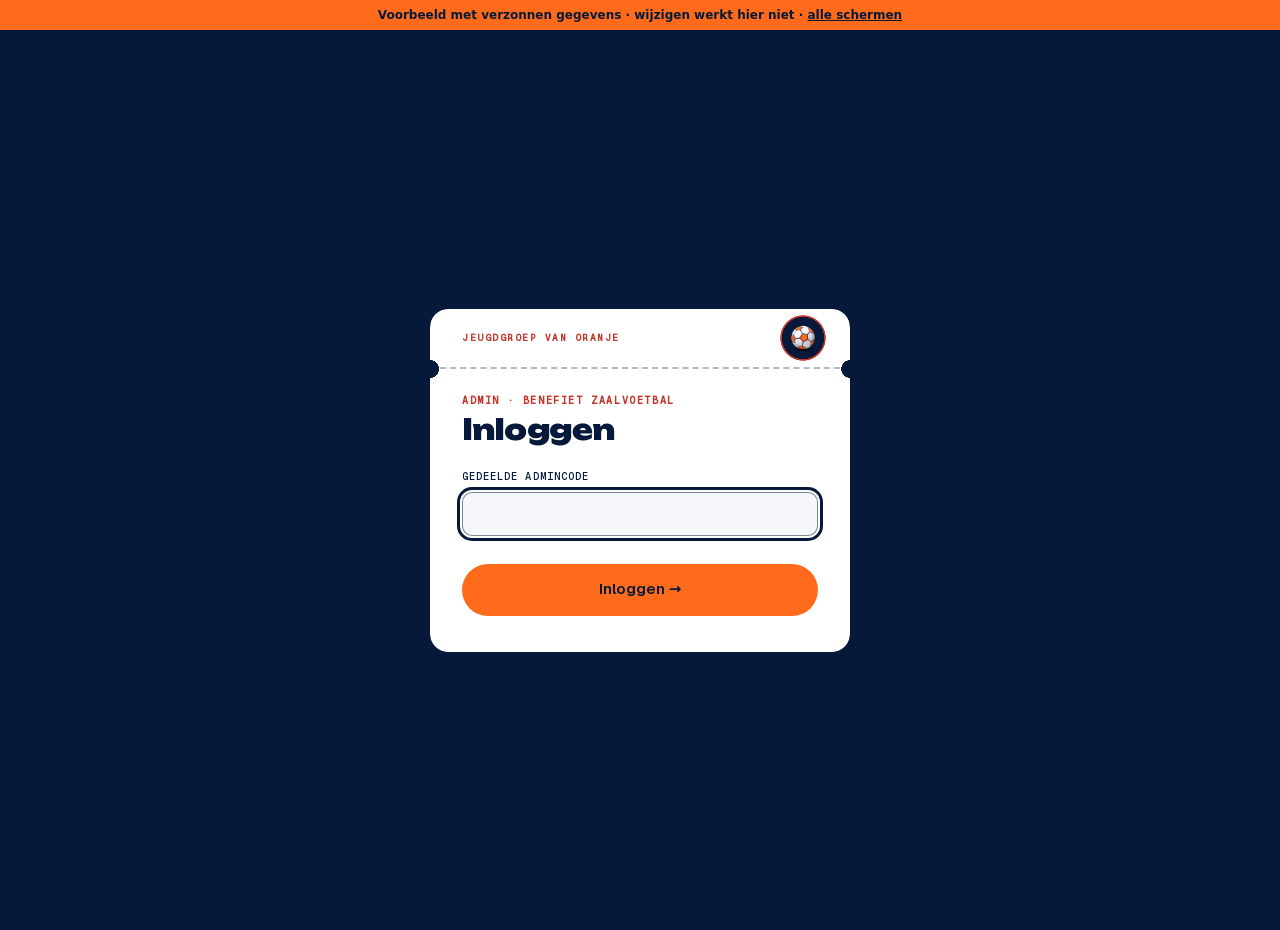
<file: admin.html>
<!DOCTYPE html>
<html lang="nl" data-theme="sporthub" data-sport="voetbal" style="--sport-icoon:url('/sport/voetbal-klein.webp');--sport-icoon-groot:url('/sport/voetbal.webp');--werk-icoon:url('/sport/werk/klembord-klein.webp');--werk-icoon-groot:url('/sport/werk/klembord.webp')">
<head>
  <meta name="robots" content="noindex, nofollow">
  <script src="/voorbeeld.js"></script>
  <meta charset="UTF-8" />
  <meta name="viewport" content="width=device-width, initial-scale=1.0" />
  <meta name="robots" content="noindex,nofollow" />
  <title>JVO Admin — Zaalvoetbal</title>
  <link rel="stylesheet" href="/styles.css" />
  <link rel="stylesheet" href="/jvo-smart.css" />
  <link rel="stylesheet" href="/admin-regie.css" />
  <link rel="stylesheet" href="/admin-hub.css" />
  <link rel="stylesheet" href="/admin-profielen.css" />
  <link rel="stylesheet" href="/admin-eenvoudig.css" />
  <!-- De eenvoudige stand van de admin (admin-eenvoudig.js): de server zet deze regel er
       alleen in als die stand geldt. Het inlogscherm vraagt dan alleen de admincode. -->
  <meta name="jvo-admin-stand" content="eenvoudig" />
  <link rel="manifest" href="/admin.webmanifest" />
  <meta name="theme-color" content="#FF6B1A" />
  <meta name="apple-mobile-web-app-capable" content="yes" />
  <meta name="apple-mobile-web-app-status-bar-style" content="black-translucent" />
  <meta name="apple-mobile-web-app-title" content="JVO Admin" />
  <link rel="apple-touch-icon" href="/icons/admin-192.png" />
  <link rel="icon" type="image/png" href="/icons/favicon.png" />
  <style>
    /* ===== Tournament control center (Toernooi tab) ===== */
    .tc-head { display: flex; align-items: flex-start; justify-content: space-between; gap: 14px; margin-bottom: 16px; flex-wrap: wrap; }
    .tc-statebadge { display: inline-flex; align-items: center; gap: 8px; font-family: var(--mono); font-size: 11px; letter-spacing: .1em; text-transform: uppercase; padding: 8px 14px; border-radius: 999px; white-space: nowrap; flex: none; max-width: 100%; overflow: hidden; text-overflow: ellipsis; }
    .tc-statebadge.on { background: rgba(108,227,160,.14); color: var(--success); border: 1px solid rgba(108,227,160,.4); }
    .tc-statebadge.off { background: rgba(232,244,255,.06); color: var(--ice-muted); border: 1px solid var(--line-strong); }
    .tc-statebadge .d { width: 8px; height: 8px; border-radius: 50%; background: currentColor; }
    .tc-statebadge.on .d { animation: tcpulse 1.8s infinite; }
    @keyframes tcpulse { 0%{box-shadow:0 0 0 0 rgba(108,227,160,.5);} 70%{box-shadow:0 0 0 7px rgba(108,227,160,0);} 100%{box-shadow:0 0 0 0 rgba(108,227,160,0);} }

    /* stat tiles */
    .tc-stats { display: grid; grid-template-columns: repeat(auto-fit, minmax(110px, 1fr)); gap: 10px; margin-bottom: 14px; }
    .tc-tile { background: var(--midnight); border: 1px solid var(--line); border-radius: 12px; padding: 13px 14px; }
    .tc-tile .v { font-family: var(--display); font-weight: 900; font-size: 30px; line-height: 1; color: var(--ice); }
    .tc-tile .v.gold { color: var(--gold-2); }
    .tc-tile .v.live { color: var(--success); }
    .tc-tile .k { font-family: var(--mono); font-size: 10px; letter-spacing: .12em; text-transform: uppercase; color: var(--ice-faint); margin-top: 6px; }

    /* progress bars */
    .tc-progress { display: grid; grid-template-columns: 1fr 1fr; gap: 12px; margin-bottom: 20px; }
    @media (max-width: 620px) { .tc-progress { grid-template-columns: 1fr; } }
    .tc-bar-row .lbl { display: flex; justify-content: space-between; align-items: baseline; font-family: var(--mono); font-size: 10px; letter-spacing: .1em; text-transform: uppercase; color: var(--ice-muted); margin-bottom: 6px; }
    .tc-bar-row .lbl b { color: var(--ice); font-size: 12px; }
    .tc-bar { height: 8px; border-radius: 6px; background: rgba(232,244,255,.08); overflow: hidden; }
    .tc-bar i { display: block; height: 100%; border-radius: 6px; background: var(--gold); transition: width .4s ease; }
    .tc-bar.green i { background: var(--success); }

    /* format selector cards */
    .tc-sub-label { font-family: var(--mono); font-size: 11px; letter-spacing: .14em; text-transform: uppercase; color: var(--ember); margin: 4px 0 10px; }
    .tc-formats { display: grid; grid-template-columns: repeat(3, 1fr); gap: 10px; }
    @media (max-width: 620px) { .tc-formats { grid-template-columns: 1fr; } }
    .tc-fmt { text-align: left; background: var(--midnight); border: 1px solid var(--line-strong); border-radius: 14px; padding: 14px 15px; cursor: pointer; transition: all .15s; position: relative; color: var(--ice); }
    .tc-fmt:hover { border-color: rgba(255,179,71,.5); }
    .tc-fmt.sel { border-color: var(--gold); background: rgba(255,179,71,.1); box-shadow: 0 0 0 1px rgba(255,179,71,.5) inset; }
    .tc-fmt .n { font-family: var(--display); font-weight: 900; font-size: 26px; line-height: 1; color: var(--ice); }
    .tc-fmt.sel .n { color: var(--gold-2); }
    .tc-fmt .t { font-size: 13px; color: var(--ice); margin-top: 6px; font-weight: 600; }
    .tc-fmt .d { font-size: 12px; color: var(--ice-muted); margin-top: 4px; line-height: 1.4; }
    .tc-fmt .rec { position: absolute; top: 10px; right: 10px; font-family: var(--mono); font-size: 9px; letter-spacing: .1em; text-transform: uppercase; color: var(--midnight); background: var(--success); border-radius: 999px; padding: 2px 8px; font-weight: 700; }
    .tc-fmt .fit { font-family: var(--mono); font-size: 10px; letter-spacing: .06em; text-transform: uppercase; color: var(--ice-faint); margin-top: 8px; }
    .tc-fmt-hint { font-size: 13px; color: var(--ice-muted); margin: 12px 0 0; padding: 10px 12px; border-radius: 10px; background: rgba(232,244,255,.04); border: 1px solid var(--line); }
    .tc-fmt-hint.warn { color: var(--gold-2); background: rgba(255,179,71,.08); border-color: rgba(255,179,71,.3); }
    .tc-fmt-hint.ok { color: var(--success); background: rgba(108,227,160,.07); border-color: rgba(108,227,160,.28); }
    /* Haalbaarheids-pil: loopt de dag uit t.o.v. de sluitingstijd? (control-tower-signaal) */
    .feas-pill { display: inline-block; font-family: var(--mono); font-size: 10.5px; letter-spacing: .04em; font-weight: 700; padding: 3px 10px; border-radius: 999px; margin-left: 6px; white-space: nowrap; vertical-align: 1px; }
    .feas-pill.feas-ok { color: var(--midnight); background: var(--success); }
    .feas-pill.feas-warn { color: var(--midnight); background: var(--gold); }
    .feas-pill.feas-crit { color: #fff; background: #FF6464; }

    .tc-actions { display: flex; align-items: center; gap: 10px; margin: 18px 0 0; flex-wrap: wrap; }
    .tc-actions .grow { flex: 1; }
    .tc-gen { font-size: 14px; padding: 12px 22px; }

    /* quick links */
    .tc-links { display: flex; flex-wrap: wrap; gap: 8px; margin-top: 18px; padding-top: 18px; border-top: 1px solid var(--line); }
    .tc-link { display: inline-flex; align-items: center; gap: 7px; background: var(--midnight-3); border: 1px solid var(--line-strong); color: var(--ice); border-radius: 9px; padding: 9px 14px; font-family: var(--body); font-size: 13px; letter-spacing: 0; text-transform: none; font-weight: 600; text-decoration: none; cursor: pointer; transition: background .15s ease, border-color .15s ease, color .15s ease, transform .1s ease; }
    .tc-link:hover { background: #20406e; border-color: var(--ice-faint); color: var(--ice); }
    .tc-link.primary { background: var(--gold); color: var(--midnight); border: 1px solid transparent; font-weight: 700; box-shadow: 0 1px 2px rgba(0,0,0,.28); }
    .tc-link.primary:hover { background: var(--gold-2); color: var(--midnight); transform: translateY(-1px); box-shadow: 0 6px 16px -6px rgba(255,179,71,.5); }
    .tc-link svg { width: 13px; height: 13px; }

    /* status & mails table polish */
    .tc-poule-chip { display: inline-block; font-family: var(--mono); font-size: 10px; letter-spacing: .08em; text-transform: uppercase; color: var(--gold-2); background: rgba(255,179,71,.12); border: 1px solid rgba(255,179,71,.28); border-radius: 6px; padding: 2px 7px; margin-right: 6px; }
    .tc-empty-cta { text-align: center; padding: 30px 16px; color: var(--ice-muted); }

    /* ===================================================================
       ADMIN REDESIGN — the control-center language across every tab.
       (Inline, so it only restyles admin.html — other pages are untouched.)
       =================================================================== */
    /* Tab navigation → gradient pills (matches the live board / control center) */
    .tabs { gap: 8px; margin: 22px 0 26px; border-bottom: none; flex-wrap: wrap; }
    .tab-btn { background: transparent; color: var(--ice-muted); border: 1px solid var(--line); border-radius: 9px; padding: 9px 16px; font-family: var(--body); font-size: 14px; font-weight: 600; letter-spacing: 0; text-transform: none; border-bottom: 1px solid var(--line); margin-bottom: 0; transition: background .15s ease, border-color .15s ease, color .15s ease; }
    .tab-btn:hover { color: var(--ice); border-color: var(--line-strong); background: rgba(232,244,255,.03); }
    .tab-btn.active { background: rgba(255,179,71,.12); color: var(--gold-2); border-color: rgba(255,179,71,.4); font-weight: 700; }
    .tab-btn .badge { background: var(--danger); color: #fff; border-radius: 999px; padding: 1px 7px; font-size: 10px; margin-left: 5px; vertical-align: 1px; }
    .tab-btn.active .badge { background: var(--gold); color: var(--midnight); }

    /* "Ingelogd als" status strip */
    .who { font-family: var(--body); font-size: 13px; letter-spacing: 0; text-transform: none; color: var(--ice-muted); margin: 18px 0 4px; display: flex; align-items: center; gap: 12px; flex-wrap: wrap; }
    .who b { color: var(--gold-2); margin-left: 4px; font-weight: 600; }
    .live-status { display: inline-flex; align-items: center; gap: 7px; }
    .live-dot { width: 8px; height: 8px; border-radius: 50%; background: var(--success); box-shadow: 0 0 0 0 rgba(108,227,160,.5); animation: tcpulse 2s infinite; }
    .refresh-btn { display: inline-flex; align-items: center; gap: 7px; background: var(--midnight-3); border: 1px solid var(--line-strong); color: var(--ice-muted); border-radius: 9px; padding: 7px 12px; font-family: var(--body); font-size: 13px; letter-spacing: 0; text-transform: none; font-weight: 600; cursor: pointer; transition: background .15s ease, border-color .15s ease, color .15s ease; }
    .refresh-btn:hover { background: #20406e; border-color: var(--ice-faint); color: var(--ice); }
    .refresh-btn svg { width: 14px; height: 14px; }
    .refresh-btn .spin { animation: tc-spin .8s linear infinite; }
    @keyframes tc-spin { to { transform: rotate(360deg); } }

    /* Stat tiles → cleaner, with a hover affordance on the clickable one */
    .stats { grid-template-columns: repeat(auto-fit, minmax(150px, 1fr)); gap: 12px; }
    /* Telefoon: de vier kerncijfers twee-op-twee i.p.v. onder elkaar — dat scheelt
       ruim een half scherm scrollen zonder dat je iets kwijt bent. */
    @media (max-width: 480px) {
      .stats { grid-template-columns: repeat(2, minmax(0, 1fr)); gap: 10px; }
      .stat { padding: 13px 14px; }
      .stat .value { font-size: 32px; margin-top: 4px; }
      .stat .label { font-size: 9.5px; letter-spacing: .1em; }
    }
    .stat { background: var(--midnight-2); padding: 16px 18px; border-radius: 14px; border: 1px solid var(--line); transition: border-color .15s, transform .1s; }
    .stat .label { font-size: 10px; letter-spacing: .14em; color: var(--ice-faint); }
    .stat .value { font-size: 44px; margin-top: 7px; font-variant-numeric: tabular-nums; }
    .stat .value .frac { font-size: 20px; color: var(--ice-faint); font-weight: 700; }
    .stat .sub { font-size: 11px; color: var(--ice-muted); margin-top: 7px; font-family: var(--mono); letter-spacing: .03em; }
    .stat-clickable { cursor: pointer; text-align: left; width: 100%; }
    .stat-clickable:hover { border-color: rgba(255,179,71,.5); transform: translateY(-1px); }
    #ov-pending-card .value { color: var(--gold-2); }

    /* Filter pills → gradient active (Teams + signups) */
    .filter-pill { font-family: var(--body); text-transform: none; letter-spacing: 0; font-size: 13px; font-weight: 600; border-radius: 999px; border-color: var(--line-strong); color: var(--ice-muted); padding: 8px 14px; }
    .filter-pill:hover { color: var(--ice); border-color: var(--ice-faint); }
    .filter-pill .count { background: rgba(232,244,255,.1); color: var(--ice); border-radius: 999px; padding: 1px 7px; font-size: 11px; margin-left: 6px; }
    .filter-pill.active { background: rgba(255,179,71,.12); color: var(--gold-2); border-color: rgba(255,179,71,.4); font-weight: 700; }
    .filter-pill.active .count { background: var(--gold); color: var(--midnight); }

    /* Tables → quiet header + row hover */
    table thead th { font-family: var(--mono); font-size: 10px; letter-spacing: .14em; text-transform: uppercase; color: var(--ice-faint); font-weight: 400; text-align: left; padding: 8px 12px 11px; border-bottom: 1px solid var(--line-strong); }
    table tbody td { padding: 13px 12px; border-bottom: 1px solid var(--line); vertical-align: middle; }
    table tbody tr { transition: background .12s; }
    table tbody tr:hover { background: rgba(232,244,255,.025); }
    table tbody tr:last-child td { border-bottom: none; }
    table td .muted, table td .small { color: var(--ice-faint); font-size: 12px; }

    /* Status pills → colour-coded chips */
    .pill { font-family: var(--mono); font-size: 10px; letter-spacing: .07em; text-transform: uppercase; padding: 4px 10px; border-radius: 999px; border: 1px solid transparent; font-weight: 700; display: inline-flex; align-items: center; gap: 5px; line-height: 1.4; }
    .pill.approved { background: rgba(108,227,160,.16); color: var(--success); border-color: rgba(108,227,160,.42); }
    .pill.pending { background: rgba(255,179,71,.16); color: var(--gold-2); border-color: rgba(255,179,71,.42); }
    .pill.waitlist { background: rgba(255,107,26,.14); color: var(--ember-2); border-color: rgba(255,107,26,.42); }
    .pill.rejected { background: rgba(255,100,100,.14); color: #FF8484; border-color: rgba(255,100,100,.42); }
    .pill.checked-in { background: rgba(108,227,160,.1); color: var(--success); border-color: rgba(108,227,160,.3); }
    .pill.waiting-rename, .pill.waiting-count, .pill.renamed { background: rgba(255,179,71,.1); color: var(--gold-2); border-color: rgba(255,179,71,.32); cursor: pointer; }
    .pill-stack { display: flex; flex-wrap: wrap; gap: 5px; }

    /* Row action buttons — consistent small buttons */
    .row-actions { display: flex; flex-wrap: wrap; gap: 6px; justify-content: flex-end; }

    /* "Hoe werkt dit" how-card + steps */
    .how-card { background: var(--midnight-2); border: 1px solid rgba(255,179,71,0.28); border-radius: 16px; }
    .step-num { background: var(--gold); color: var(--midnight); }

    /* Login screen polish — drop the poster offset-shadow + gold dot */
    .login-card { border-radius: 20px; border: 1px solid var(--line-strong); }
    .login-card.card { box-shadow: 0 24px 60px -24px rgba(0,0,0,.75); }
    .login-card.card::before { display: none; }

    /* Recent-activity rows as tidy cards */
    .recent-activity { gap: 7px; }

    /* Programma frame */
    .program-frame-wrap { border-radius: 14px; overflow: hidden; border: 1px solid var(--line); }

    /* Clickable team name (opens the team detail modal) */
    .team-open { background: none; border: none; padding: 0; margin: 0; cursor: pointer; font: inherit; color: var(--ice); font-weight: 700; text-align: left; transition: color .12s; }
    .team-open:hover { color: var(--gold-2); text-decoration: underline; text-underline-offset: 3px; }

    /* Team detail modal */
    .team-modal-status { display: flex; flex-wrap: wrap; gap: 6px; margin: -2px 0 16px; }
    .team-modal-schema { margin-top: 18px; padding: 16px; border-radius: 12px; background: rgba(255,179,71,.06); border: 1px solid rgba(255,179,71,.22); }
    .team-modal-schema.off { display: none; }

    /* ===== Teams tab → team cards ===== */
    .tm-cards { display: grid; grid-template-columns: repeat(auto-fill, minmax(330px, 1fr)); gap: 12px; }
    @media (max-width: 560px) { .tm-cards { grid-template-columns: 1fr; } }
    .tm-card { position: relative; background: var(--midnight-2); border: 1px solid var(--line); border-radius: 16px; padding: 16px 18px; cursor: pointer; overflow: hidden; transition: border-color .15s ease, transform .1s ease, box-shadow .15s ease; }
    /* status carried by a full-border tint + a leading status dot — no side-stripe */
    .tm-card.s-approved { border-color: rgba(108,227,160,.26); }
    .tm-card.s-pending  { border-color: rgba(255,179,71,.3); }
    .tm-card.s-waitlist { border-color: rgba(120,170,255,.3); }
    .tm-card.s-rejected { border-color: rgba(255,100,100,.26); }
    .tm-card:hover { border-color: var(--ice-faint); transform: translateY(-1px); box-shadow: 0 12px 30px -12px rgba(0,0,0,.5); }
    .tm-card.s-approved:hover { border-color: rgba(108,227,160,.5); }
    .tm-card.s-pending:hover  { border-color: rgba(255,179,71,.55); }
    .tm-card.s-waitlist:hover { border-color: rgba(120,170,255,.55); }
    .tm-card.s-rejected:hover { border-color: rgba(255,100,100,.5); }
    .tm-card:focus-visible { outline: 2px solid var(--gold); outline-offset: 2px; }
    .tm-card-head { display: flex; align-items: flex-start; justify-content: space-between; gap: 10px; margin-bottom: 9px; }
    /* teamlogo op de kaart — de naam blijft de kop, het logo is de herkenning.
       De kop mag afbreken: is er te weinig ruimte (smalle kaart + lange teamnaam),
       dan zakt de status-pil naar de volgende regel i.p.v. dat de naam eronderdoor
       loopt. Zonder dit werd de naam tot ~60px geknepen en overlapte hij de pil. */
    .tm-card-head { flex-wrap: wrap; row-gap: 6px; }
    .tm-card-head .tm-card-name { flex: 1 1 140px; min-width: 0; overflow-wrap: anywhere; }
    .tm-card-head .pill { flex: 0 0 auto; }
    .tm-card-head .tm-logo { flex: none; width: 30px; height: 30px; display: inline-flex; align-items: center; justify-content: center; position: relative; }
    .tm-card-head .tm-logo svg, .tm-card-head .tm-logo img { display: block; width: 30px; height: 30px; border-radius: 7px; object-fit: cover; }
    .tm-card-head .tm-logo.pending { opacity: .6; }
    .tm-card-head .tm-logo.pending::after { content: ''; position: absolute; right: -2px; bottom: -2px; width: 9px; height: 9px; border-radius: 50%; background: var(--gold); border: 2px solid var(--midnight-2); }
    .tm-card-name { display: inline-flex; align-items: center; gap: 9px; min-width: 0; font-family: var(--display); font-weight: 900; font-size: 22px; line-height: 1; text-transform: uppercase; color: var(--ice); letter-spacing: -.01em; }
    .tm-card-name::before { content: ''; width: 9px; height: 9px; border-radius: 50%; flex: none; background: var(--line-strong); }
    .tm-card.s-approved .tm-card-name::before { background: var(--success); }
    .tm-card.s-pending  .tm-card-name::before { background: var(--gold); }
    .tm-card.s-waitlist .tm-card-name::before { background: #78aaff; }
    .tm-card.s-rejected .tm-card-name::before { background: var(--danger); }
    .tm-card .pill { flex: none; }
    .tm-card-cap { display: flex; flex-direction: column; gap: 1px; margin-bottom: 13px; min-width: 0; }
    .tm-card-cap .nm { font-size: 14px; color: var(--ice); white-space: nowrap; overflow: hidden; text-overflow: ellipsis; }
    .tm-card-cap .em { font-family: var(--mono); font-size: 11px; color: var(--ice-faint); white-space: nowrap; overflow: hidden; text-overflow: ellipsis; }
    .tm-card-tags { display: flex; flex-wrap: wrap; gap: 6px; margin-bottom: 14px; }
    .tm-tag { font-family: var(--mono); font-size: 10px; letter-spacing: .06em; text-transform: uppercase; color: var(--ice-muted); background: rgba(232,244,255,.05); border: 1px solid var(--line); border-radius: 999px; padding: 4px 9px; }
    .tm-tag.ci { color: var(--success); background: rgba(108,227,160,.1); border-color: rgba(108,227,160,.3); }
    /* team zonder e-mailadres (aangemeld met alleen een stad): de teamcode leesbaar, verborgen rijen echt weg */
    .tm-tag.tm-code { text-transform: none; letter-spacing: .06em; color: var(--ice); }
    .person-details > [hidden], #team-modal-mailto[hidden], #team-modal-geenmail[hidden] { display: none !important; }
    .tm-card-actions { display: flex; flex-wrap: wrap; gap: 6px; }

    /* ===================================================================
       UNIFIED CONTROL SYSTEM — buttons, alerts, modals, secondary chrome.
       Clean Geist actions; the warm accent spent only on primary intent.
       =================================================================== */

    /* ---- Buttons: one vocabulary across the whole panel ---- */
    .btn { font-family: var(--body); font-size: 15px; letter-spacing: 0; text-transform: none; font-weight: 700; gap: 8px; background: var(--gold); color: var(--midnight); border-radius: 10px; padding: 14px 20px; box-shadow: 0 1px 2px rgba(0,0,0,.28); }
    .btn:hover { background: var(--gold-2); transform: translateY(-1px); box-shadow: 0 10px 26px -10px rgba(255,179,71,.55); }
    .btn.ghost { background: transparent; color: var(--ice); border: 1px solid var(--line-strong); box-shadow: none; font-weight: 600; }
    .btn.ghost:hover { background: rgba(232,244,255,.05); border-color: var(--ice-faint); }

    .btn-sm { font-family: var(--body); font-size: 13px; letter-spacing: 0; text-transform: none; font-weight: 600; padding: 9px 14px; min-height: 38px; border-radius: 9px; display: inline-flex; align-items: center; justify-content: center; gap: 7px; background: var(--midnight-3); color: var(--ice); border: 1px solid var(--line-strong); transition: background .15s ease, border-color .15s ease, color .15s ease, transform .1s ease, box-shadow .15s ease; }
    .btn-sm:hover { background: #20406e; border-color: var(--ice-faint); color: var(--ice); }
    .btn-sm:active { transform: translateY(1px); }
    .btn-sm:disabled { opacity: .45; cursor: not-allowed; transform: none; }
    .btn-sm svg { width: 14px; height: 14px; }
    .btn-sm.primary { background: var(--gold); color: var(--midnight); border-color: transparent; font-weight: 700; box-shadow: 0 1px 2px rgba(0,0,0,.28); }
    .btn-sm.primary:hover { background: var(--gold-2); color: var(--midnight); transform: translateY(-1px); box-shadow: 0 6px 16px -6px rgba(255,179,71,.5); }
    .btn-sm.primary:active { transform: translateY(0); }
    .btn-sm.danger { font-family: var(--body); font-size: 13px; letter-spacing: 0; text-transform: none; font-weight: 600; padding: 9px 14px; border-radius: 9px; background: rgba(255,100,100,.1); color: #FF8C8C; border: 1px solid rgba(255,100,100,.34); }
    .btn-sm.danger:hover:not(:disabled) { background: rgba(255,100,100,.18); color: #FFA3A3; border-color: rgba(255,100,100,.55); }
    .btn-sm.qr { background: rgba(255,179,71,.12); color: var(--gold-2); border-color: rgba(255,179,71,.38); font-weight: 600; }
    .btn-sm.qr:hover { background: rgba(255,179,71,.2); color: var(--gold-2); border-color: var(--gold); }

    /* export buttons → the same two shapes (primary gold / ghost) */
    .csv-btn { font-family: var(--body); font-size: 13px; letter-spacing: 0; text-transform: none; font-weight: 700; display: inline-flex; align-items: center; gap: 7px; padding: 9px 15px; border-radius: 9px; background: var(--gold); color: var(--midnight); border: 1px solid transparent; box-shadow: 0 1px 2px rgba(0,0,0,.28); transition: background .15s ease, border-color .15s ease, transform .1s ease, box-shadow .15s ease; }
    .csv-btn:hover { background: var(--gold-2); transform: translateY(-1px); box-shadow: 0 6px 16px -6px rgba(255,179,71,.5); }
    .csv-btn svg { width: 14px; height: 14px; }
    .csv-btn.ghost-csv { background: var(--midnight-3); color: var(--ice); border-color: var(--line-strong); box-shadow: none; font-weight: 600; }
    .csv-btn.ghost-csv:hover { background: #20406e; border-color: var(--ice-faint); transform: none; box-shadow: none; }

    /* ---- Topbar nav: calm chips (no ember fill on hover) ---- */
    .topbar nav a { font-family: var(--body); font-size: 13px; letter-spacing: 0; text-transform: none; font-weight: 600; color: var(--ice-muted); border: 1px solid var(--line-strong); border-radius: 9px; padding: 8px 13px; }
    .topbar nav a:hover { color: var(--ice); background: rgba(232,244,255,.05); border-color: var(--ice-faint); }

    /* ---- Sections + the attention alert ---- */
    .section { border-radius: 16px; padding: 22px 24px; }
    .attention { background: rgba(255,179,71,.1); border: 1px solid rgba(255,179,71,.4); color: var(--ice); box-shadow: none; border-radius: 16px; padding: 18px 22px; }
    .attention .attention-icon { width: 44px; height: 44px; background: var(--gold); color: var(--midnight); font-size: 26px; }
    .attention h3 { color: var(--gold-2); font-size: 22px; }
    .attention p { color: var(--ice-muted); }
    .attention button { font-family: var(--body); font-size: 13px; letter-spacing: 0; text-transform: none; font-weight: 700; background: var(--gold); color: var(--midnight); border-radius: 9px; padding: 10px 16px; }
    .attention button:hover { background: var(--gold-2); transform: translateY(-1px); box-shadow: none; }

    /* ---- Sub-tabs + audit filters → match the Teams filter language ---- */
    .subtab { font-family: var(--body); font-size: 14px; letter-spacing: 0; text-transform: none; font-weight: 600; }
    .subtab.active { color: var(--gold-2); border-bottom-color: var(--gold); }
    .subtab.active .subtab-count { background: var(--gold); color: var(--midnight); }
    .audit-filter-pill { font-family: var(--body); font-size: 13px; letter-spacing: 0; text-transform: none; font-weight: 600; border-color: var(--line-strong); }
    .audit-filter-pill:hover { color: var(--ice); border-color: var(--ice-faint); }
    .audit-filter-pill.active { background: rgba(255,179,71,.12); color: var(--gold-2); border-color: rgba(255,179,71,.4); }

    /* ---- Modals: drop the poster gold-dot, soften the shadow ---- */
    .modal { border-radius: 16px; box-shadow: 0 24px 60px -24px rgba(0,0,0,.8); border: 1px solid var(--line-strong); }
    .modal::before { display: none; }
    .modal-close { border-radius: 9px; }

    /* ---- Help FAB: a quiet secondary affordance, not a beacon ---- */
    #admin-help-fab { background: var(--midnight-3) !important; color: var(--gold-2) !important; border: 1px solid rgba(255,179,71,.4) !important; font-weight: 600 !important; box-shadow: 0 10px 30px -10px rgba(0,0,0,.7) !important; }
    #admin-help-fab:hover { background: #20406e !important; }

    /* ---- Pause / resume: a clear toggle, not a billboard ---- */
    #tourn-pause { background: rgba(255,138,61,.14) !important; color: var(--ember-2) !important; border: 1px solid rgba(255,138,61,.5) !important; font-family: var(--body) !important; font-size: 15px !important; font-weight: 700 !important; text-transform: none !important; letter-spacing: 0 !important; border-radius: 10px !important; padding: 14px !important; display: flex !important; align-items: center; justify-content: center; gap: 9px; transition: background .15s ease, border-color .15s ease !important; }
    #tourn-pause:hover { background: rgba(255,138,61,.22) !important; }
    #tourn-pause svg { width: 18px; height: 18px; }
    #tourn-pause.is-paused { background: rgba(108,227,160,.14) !important; color: var(--success) !important; border-color: rgba(108,227,160,.5) !important; }

    /* ---- Mobile: 2-up tab grid (deterministic, thumb-sized) ---- */
    @media (max-width: 600px) {
      .tabs { gap: 8px; border-bottom: none; }
      .tab-btn { flex: 1 1 calc(50% - 4px); font-size: 13px; padding: 11px 8px; text-align: center; border: 1px solid var(--line); border-radius: 9px; }
      .tab-btn.active { border-color: rgba(255,179,71,.4); }
    }
    /* Telefoon: drie tabs per rij (2 rijen i.p.v. 3) — scheelt weer een stuk scrollen. */
    @media (max-width: 480px) {
      .tab-btn { flex: 1 1 calc(33.333% - 6px); font-size: 12.5px; padding: 11px 4px; }
    }

    /* ---- Reduced motion ---- */
    @media (prefers-reduced-motion: reduce) {
      .tc-statebadge.on .d, .live-dot { animation: none !important; }
      .refresh-btn .spin { animation: none !important; }
      .stat-clickable, .tm-card, .btn, .btn-sm, .csv-btn, .tc-link, .tc-fmt,
      .filter-pill, .tab-btn, .refresh-btn, .topbar nav a, .attention button { transition: none !important; }
    }

    /* ---- Tijden bijsturen (admin time control) ---- */
    .tcz-global { display: flex; align-items: center; justify-content: space-between; gap: 14px; flex-wrap: wrap; background: var(--midnight); border: 1px solid var(--line); border-radius: 12px; padding: 14px 16px; margin-bottom: 18px; }
    .tcz-lbl { font-family: var(--mono); font-size: 10px; letter-spacing: .14em; text-transform: uppercase; color: var(--ice-faint); }
    .tcz-shift { font-family: var(--display); font-weight: 900; font-size: 22px; color: var(--ice); line-height: 1; margin-top: 4px; }
    .tcz-shift.on { color: var(--gold-2); }
    .tcz-btns { display: flex; gap: 6px; flex-wrap: wrap; }
    .tcz-sub-label { font-family: var(--mono); font-size: 11px; letter-spacing: .14em; text-transform: uppercase; color: var(--ember); margin: 2px 0 10px; }
    .tcz-list { display: flex; flex-direction: column; gap: 8px; }
    .tcz-empty { color: var(--ice-muted); font-size: 14px; padding: 14px 2px; }
    .tcz-row { display: grid; grid-template-columns: auto 1fr auto; align-items: center; gap: 12px; background: var(--midnight); border: 1px solid var(--line); border-radius: 10px; padding: 11px 14px; }
    .tcz-time { font-family: var(--display); font-weight: 900; font-size: 19px; color: var(--gold-2); line-height: 1; white-space: nowrap; font-variant-numeric: tabular-nums; }
    .tcz-time .o { display: block; font-family: var(--mono); font-size: 10px; font-weight: 400; letter-spacing: .06em; text-transform: uppercase; margin-top: 3px; }
    .tcz-info { min-width: 0; }
    .tcz-info .nm { font-size: 14px; color: var(--ice); white-space: nowrap; overflow: hidden; text-overflow: ellipsis; }
    .tcz-info .meta { font-family: var(--mono); font-size: 10px; letter-spacing: .08em; text-transform: uppercase; color: var(--ice-faint); margin-top: 3px; }
    .tcz-acts { display: flex; gap: 6px; align-items: center; flex-wrap: wrap; justify-content: flex-end; }
    .tcz-acts input[type=time] { background: var(--midnight-2); border: 1px solid var(--line-strong); color: var(--ice); border-radius: 8px; padding: 7px 9px; font-family: var(--body); font-size: 13px; }
    @media (max-width: 600px) { .tcz-row { grid-template-columns: auto 1fr; } .tcz-acts { grid-column: 1 / -1; justify-content: flex-start; } }
    /* Teamlogo-inzendingen (goedkeuren/afkeuren) */
    .lg-row { display: grid; grid-template-columns: auto 1fr auto; align-items: center; gap: 12px; background: var(--midnight); border: 1px solid var(--line); border-radius: 10px; padding: 10px 14px; margin-bottom: 8px; }
    .lg-thumb { display: inline-flex; align-items: center; justify-content: center; width: 52px; height: 52px; border-radius: 10px; overflow: hidden; background: var(--midnight-2); flex: none; }
    .lg-thumb img { width: 52px; height: 52px; object-fit: cover; border-radius: 10px; display: block; }
    .lg-thumb.lg-thumb-missing { color: var(--ice-faint); font-family: var(--display); font-weight: 900; font-size: 22px; }
    .lg-info { min-width: 0; }
    .lg-name { font-size: 15px; color: var(--ice); white-space: nowrap; overflow: hidden; text-overflow: ellipsis; }
    .lg-meta { font-size: 12px; color: var(--ice-faint); margin-top: 4px; display: flex; align-items: center; gap: 8px; flex-wrap: wrap; }
    .lg-pill { font-family: var(--mono); font-size: 10px; letter-spacing: .1em; text-transform: uppercase; padding: 2px 8px; border-radius: 20px; border: 1px solid var(--line-strong); }
    .lg-pill.lg-pending { color: var(--gold-2); }
    .lg-pill.lg-approved { color: var(--success); }
    .lg-pill.lg-rejected { color: var(--ice-faint); }
    .lg-acts { display: flex; gap: 6px; align-items: center; flex-wrap: wrap; justify-content: flex-end; }
    @media (max-width: 600px) { .lg-row { grid-template-columns: auto 1fr; } .lg-acts { grid-column: 1 / -1; justify-content: flex-start; } }

    /* ---- Foldable sections (collapsed by default) — keep the Toernooi tab short ---- */
    details.section.fold { padding: 0; margin-bottom: 14px; }
    details.fold > summary { list-style: none; cursor: pointer; display: flex; align-items: center; gap: 12px; padding: 18px 22px; }
    details.fold > summary::-webkit-details-marker { display: none; }
    details.fold > summary h3 { margin: 0; }
    details.fold > summary .fold-chev { margin-left: auto; flex: none; width: 20px; height: 20px; color: var(--ice-faint); transition: transform .18s ease; }
    details.fold > summary:hover .fold-chev { color: var(--ice); }
    details.fold[open] > summary .fold-chev { transform: rotate(180deg); }
    details.fold[open] > summary { padding-bottom: 4px; }
    details.fold > summary:focus-visible { outline: 2px solid var(--gold); outline-offset: -3px; border-radius: 16px; }
    details.fold > .fold-body { padding: 0 22px 20px; }

    /* ---- Evenement-instellingen + Spelregels (Overzicht) ----
       Zelfde rustige taal als het Tijdschema-formulier: mono-labels, omkaderde
       velden. Labels zijn met for/id gekoppeld; 16px in de velden voorkomt de
       iOS-inzoom. Status draagt altijd een woord, nooit alleen een kleur. */
    .tc-link[hidden], .evc [hidden] { display: none !important; }
    .evc-badge { flex: none; font-family: var(--mono); font-size: 10px; letter-spacing: .07em; text-transform: uppercase; font-weight: 700; padding: 4px 10px; border-radius: 999px; background: rgba(255,100,100,.14); color: #FF9C9C; border: 1px solid rgba(255,100,100,.45); white-space: nowrap; }
    .evc-quiet { font-size: 13px; color: var(--ice-muted); line-height: 1.5; margin: 0; }
    .evc-checklist { list-style: none; margin: 0 0 20px; padding: 0; display: flex; flex-direction: column; gap: 6px; }
    .evc-check { display: grid; grid-template-columns: 96px minmax(0, 1fr); gap: 10px; align-items: baseline; background: var(--midnight); border: 1px solid var(--line); border-radius: 10px; padding: 10px 12px; font-size: 14px; line-height: 1.45; color: var(--ice); }
    .evc-check-tag { display: inline-flex; align-items: center; gap: 7px; font-family: var(--mono); font-size: 10px; letter-spacing: .08em; text-transform: uppercase; font-weight: 700; white-space: nowrap; }
    .evc-check-tag .d { width: 8px; height: 8px; border-radius: 50%; background: currentColor; flex: none; }
    .evc-check.lv-fout { border-color: rgba(255,100,100,.42); }
    .evc-check.lv-fout .evc-check-tag { color: #FF9C9C; }
    .evc-check.lv-let-op .evc-check-tag { color: var(--gold-2); }
    .evc-check.lv-ok .evc-check-tag { color: var(--success); }
    @media (max-width: 480px) { .evc-check { grid-template-columns: 1fr; gap: 4px; } }

    fieldset.evc-group { border: 0; padding: 0; margin: 0 0 22px; min-width: 0; }
    .evc-group > legend { padding: 0; margin: 0 0 10px; }
    .evc-group > .evc-quiet { margin: -4px 0 12px; }
    .evc-grid { display: grid; grid-template-columns: repeat(2, minmax(0, 1fr)); gap: 12px 14px; }
    .evc-grid.c4 { grid-template-columns: repeat(4, minmax(0, 1fr)); }
    .evc-grid.c3 { grid-template-columns: repeat(3, minmax(0, 1fr)); }
    .evc-f { display: flex; flex-direction: column; gap: 5px; min-width: 0; }
    .evc-f.wide { grid-column: 1 / -1; }
    .evc-f > label { font-family: var(--mono); font-size: 12px; letter-spacing: .04em; color: var(--ice-muted); }
    .evc-f input, .evc-f select, .evc-f textarea { width: 100%; min-width: 0; background: var(--midnight); border: 1px solid var(--line-strong); color: var(--ice); border-radius: 8px; padding: 10px 12px; font-family: var(--body); font-size: 16px; line-height: 1.4; color-scheme: dark; }
    .evc-f textarea { resize: vertical; min-height: 76px; }
    .evc-f input::placeholder, .evc-f textarea::placeholder { color: var(--ice-faint); }
    .evc-f input:focus, .evc-f select:focus, .evc-f textarea:focus { border-color: var(--gold); }
    .evc-f select { appearance: none; -webkit-appearance: none; background-image: url("data:image/svg+xml,%3Csvg xmlns='http://www.w3.org/2000/svg' viewBox='0 0 24 24' fill='none' stroke='%23a8bdd4' stroke-width='2' stroke-linecap='round' stroke-linejoin='round'%3E%3Cpolyline points='6 9 12 15 18 9'/%3E%3C/svg%3E"); background-repeat: no-repeat; background-position: right 10px center; background-size: 15px; padding-right: 34px; cursor: pointer; }
    .evc-hint { font-size: 12.5px; color: var(--ice-muted); line-height: 1.45; }
    .evc-hint b { color: var(--ice); font-weight: 600; }
    /* Voordeur + aanmeldvorm: de voorbeelden (kop, en het formulier "alleen stad") */
    .evc-vb-lbl { font-family: var(--mono); font-size: 12px; letter-spacing: .04em; color: var(--ice-muted); }
    html[data-theme="sporthub"] body.adm .evc-vb-lbl { font-family: var(--adm-label); font-size: 10.5px; font-weight: 500; letter-spacing: .1em; text-transform: uppercase; line-height: 1.5; color: var(--adm-tekst); }
    .evc-kop-vb { background: #06193A; border: 1px solid var(--line-strong); border-radius: 10px; padding: 16px 16px 15px; min-height: 104px; display: flex; flex-direction: column; justify-content: center; overflow: hidden; }
    .evc-kop-vb b { display: block; font-family: 'Unbounded', var(--display), system-ui, sans-serif; font-weight: 900; font-size: 21px; line-height: 1.08; letter-spacing: -.02em; color: #fff; white-space: nowrap; }
    .evc-kop-vb b i { font-style: normal; color: #FF6B1A; }
    .evc-kop-vb span { font-family: var(--mono); font-size: 10px; letter-spacing: .14em; text-transform: uppercase; color: rgba(255,255,255,.86); margin-top: 9px; overflow-wrap: anywhere; }
    .evc-kop-vb em { font-style: normal; font-size: 13px; color: rgba(255,255,255,.8); }
    .evc-stad { margin-top: 14px; padding-top: 14px; border-top: 1px dashed var(--line-strong); }
    .evc-stad[hidden], #evc-autoDraw-rij[hidden], #evc-stad-noot[hidden] { display: none; }
    .evc-stad-vb { background: #fff; color: #06193A; border-radius: 12px; padding: 14px; display: grid; gap: 7px; }
    .evc-stad-vb .vb-l { font-family: var(--mono); font-size: 10px; letter-spacing: .14em; text-transform: uppercase; }
    .evc-stad-vb .vb-veld { display: flex; align-items: center; justify-content: space-between; gap: 8px; min-height: 40px; border: 1.5px solid rgba(6,25,58,.5); border-radius: 10px; padding: 0 12px; font-size: 14px; color: rgba(6,25,58,.72); background: #F6F7FB; }
    .evc-stad-vb .vb-knop { display: flex; align-items: center; justify-content: center; min-height: 40px; border-radius: 999px; background: #FF6B1A; color: #06193A; font-weight: 700; font-size: 14px; }
    .evc-stad-vb .vb-noot { font-size: 12px; line-height: 1.4; color: #4A4F72; text-align: center; }
    .evc-f label span#evc-cityList-n { color: var(--ice); }
    .evc-acts { margin-bottom: 4px; }
    .evc-act { display: grid; grid-template-columns: minmax(0, 1fr) minmax(0, 2fr) auto; gap: 10px; align-items: end; margin-bottom: 10px; }
    .evc-act .btn-sm { margin: 0; }
    .evc-savebar { display: flex; align-items: center; gap: 12px; flex-wrap: wrap; margin-top: 4px; }
    .evc-savebar .btn-sm, .evc-foot .btn-sm { margin: 0; text-decoration: none; }
    .evc-savebar .btn-sm.primary { padding: 12px 18px; }
    .evc-error { margin-top: 10px; padding: 11px 14px; border-radius: 10px; background: rgba(255,100,100,.13); color: #FFB7B7; border: 1px solid rgba(255,100,100,.42); font-size: 14px; line-height: 1.45; }
    .evc-error:empty { display: none; }
    .evc-foot { display: flex; align-items: center; gap: 8px; flex-wrap: wrap; margin: 18px 0 12px; padding-top: 16px; border-top: 1px solid var(--line); }
    @media (max-width: 620px) {
      .evc-grid, .evc-grid.c3 { grid-template-columns: 1fr; }
      .evc-grid.c4 { grid-template-columns: 1fr 1fr; }
      .evc-act { grid-template-columns: 1fr; padding-bottom: 10px; border-bottom: 1px solid var(--line); }
      .evc-act .btn-sm { justify-self: start; }
    }

    /* Spelregels: teller + voorbeeld (server-gerenderde HTML, zie admin.js) */
    .evr-count.over { color: #FF9C9C; font-weight: 600; }
    .evr-preview { margin-top: 16px; padding: 14px 16px; border-radius: 12px; background: var(--midnight); border: 1px solid var(--line); }
    .evr-preview [data-fx-reveal] { opacity: 1 !important; transform: none !important; }
    .evr-preview .rules-block + .rules-block { margin-top: 14px; padding-top: 14px; border-top: 1px solid var(--line); }
    .evr-preview .rules-h { font-family: var(--display); font-weight: 900; font-size: 19px; line-height: 1.1; text-transform: uppercase; color: var(--gold-2); margin: 0 0 8px; }
    .evr-preview .rules-p { font-size: 14px; line-height: 1.55; color: var(--ice); margin: 0 0 8px; }
    .evr-preview .rules-list { margin: 0; padding-left: 20px; font-size: 14px; line-height: 1.55; color: var(--ice); }
    .evr-preview .rules-list li { margin-bottom: 4px; }

    /* Schone start: wat gaat weg / wat blijft */
    .ss-lists { display: grid; grid-template-columns: 1fr 1fr; gap: 12px; margin: 0 0 14px; }
    @media (max-width: 620px) { .ss-lists { grid-template-columns: 1fr; } }
    .ss-list { background: var(--midnight); border: 1px solid var(--line); border-radius: 10px; padding: 12px 14px; font-size: 13px; line-height: 1.55; color: var(--ice-muted); }
    .ss-list b { display: block; color: var(--ice); font-weight: 600; margin-bottom: 4px; }
    .ss-list ul { margin: 0; padding-left: 18px; }
  </style>
  <link rel="stylesheet" href="/thema-sporthub.css" />
  <link rel="stylesheet" href="/thema-sporthub-beheer.css" />
  <link rel="stylesheet" href="/thema-sporthub-admin.css" />
</head>
<body class="adm">

<!-- LOGIN -->
<div id="login" class="login-wrap">
  <div class="login-card card">
    <div class="card-eyebrow">Admin · <span data-ev="name">Benefiet Zaalvoetbal</span></div>
    <h2>Inloggen</h2>
    <form id="login-form">
      <div class="field ae-login-naam">
        <label for="admin-name">Jouw naam</label>
        <input type="text" id="admin-name" required autocomplete="off" placeholder="Bijv. Sanne" />
      </div>
      <div class="field">
        <label for="admin-code">Gedeelde admincode</label>
        <input type="password" id="admin-code" required autocomplete="off" />
      </div>
      <p class="pf-login-uitleg" id="pf-login-uitleg" hidden>Na de code kies je je eigen profiel en toets je je pas van 4 cijfers in.</p>
      <div id="login-alert"></div>
      <button type="submit" class="btn full" style="margin-top:14px;">Inloggen →</button>
      <p class="small mono ae-login-naam" style="text-align:center; margin-top:14px; color: var(--ice-faint); letter-spacing:.18em;">
        Elke actie wordt gelogd onder jouw naam.
      </p>
    </form>
  </div>
</div>

<!-- DASHBOARD -->
<div id="dash" class="admin-shell" style="display:none;">

  <header class="topbar">
    <div class="brand-badge">
      <span class="badge-circle">JVO</span>
      <span class="brand-text-long"><b>Jeugdgroep van Oranje</b> &nbsp;//&nbsp; <span data-ev="shortName">Zaalvoetbal</span> · Admin</span>
      <span class="brand-text-short"><b>JVO</b> · Admin</span>
      <span class="brand-text-hub"><b data-ev="shortName">Zaalvoetbal</b></span>
    </div>
    <nav>
      <a href="/" target="_blank">Aanmeldformulier ↗</a>
      <a href="/checkin.html" target="_blank">Check-in ↗</a>
      <a href="/system-overview.html" target="_blank" class="nav-link-icon" title="Hoe het systeem werkt">
        <svg viewBox="0 0 24 24" width="14" height="14" fill="none" stroke="currentColor" stroke-width="2" stroke-linecap="round" stroke-linejoin="round" aria-hidden="true">
          <circle cx="12" cy="12" r="10"/>
          <line x1="12" y1="16" x2="12" y2="12"/>
          <line x1="12" y1="8" x2="12.01" y2="8"/>
        </svg>
        <span>Systeemoverzicht</span>
      </a>
      <a href="#" id="logout-btn">Uitloggen</a>
    </nav>
  </header>

  <div class="who">
    Ingelogd als <b id="who"></b>
    <span class="live-status" id="live-status" title="Dashboard ververst automatisch elke 10 seconden">
      <span class="live-dot"></span> Live
    </span>
    <button type="button" class="refresh-btn" id="refresh-btn" title="Direct vernieuwen"><svg class="ri" viewBox="0 0 24 24" width="14" height="14" fill="none" stroke="currentColor" stroke-width="2" stroke-linecap="round" stroke-linejoin="round" aria-hidden="true"><polyline points="23 4 23 10 17 10"/><polyline points="1 20 1 14 7 14"/><path d="M3.51 9a9 9 0 0 1 14.85-3.36L23 10M1 14l4.64 4.36A9 9 0 0 0 20.49 15"/></svg><span class="rl">Vernieuw</span></button>
  </div>

  <!-- ADMIN HUB (admin-hub.js): alleen in hub-modus (meerdere sporten). Het gebouw met
       zes afdelingen vervangt dan de tabs; de blokken hieronder verhuizen (dezelfde
       knopen, dezelfde ids) naar hun afdeling. Met één toernooi blijft dit leeg en
       verborgen, en verandert er niets. -->
  <div class="ah" id="ah" hidden></div>

  <!-- EENVOUDIGE STAND (admin-eenvoudig.js): vier onderdelen in plaats van de hub of de tabs,
       voor een evenement waar je je met alleen een stad aanmeldt. Dezelfde blokken van
       hieronder verhuizen erheen (zelfde knopen, zelfde ids). In de volledige stand blijft
       dit leeg en verborgen. -->
  <div class="ae" id="ae" hidden></div>

  <!-- TAB NAV -->
  <div class="tabs" role="tablist">
    <button class="tab-btn active" data-tab="overview" role="tab" aria-selected="true" aria-controls="tab-overview" id="tabbtn-overview">Overzicht</button>
    <button class="tab-btn" data-tab="teams" role="tab" aria-selected="false" aria-controls="tab-teams" id="tabbtn-teams">Teams <span class="badge" id="tab-teams-badge" style="visibility:hidden;">0</span></button>
    <button class="tab-btn" data-tab="tournament" role="tab" aria-selected="false" aria-controls="tab-tournament" id="tabbtn-tournament">Toernooi</button>
    <button class="tab-btn" data-tab="program" role="tab" aria-selected="false" aria-controls="tab-program" id="tabbtn-program">Programma</button>
    <button class="tab-btn" data-tab="signups" role="tab" aria-selected="false" aria-controls="tab-signups" id="tabbtn-signups">Aanmeldingen</button>
    <button class="tab-btn" data-tab="audit" role="tab" aria-selected="false" aria-controls="tab-audit" id="tabbtn-audit">Logboek</button>
  </div>

  <!-- REGIE-LAAG (admin-regie.js): sportschakelaar + knop "Wedstrijddag". Blijft
       verborgen zolang er precies één sport is; dan verandert er niets. -->
  <div class="rg-bar" id="rg-bar" hidden></div>

  <!-- TAB: OVERZICHT -->
  <div class="tab-pane active" id="tab-overview" role="tabpanel" aria-labelledby="tabbtn-overview">
    <!-- WEDSTRIJDDAG-MODUS (admin-regie.js): het scherm dat je op de dag open laat staan -->
    <section class="rg-dag" id="rg-dag" hidden aria-labelledby="rg-dag-titel"></section>
    <details class="help">
      <summary>Hoe werkt dit?</summary>
      <!-- Uitleg voor de Admin Hub (alleen zichtbaar in hub-modus; zie admin-hub.css) -->
      <div class="help-body ah-uitleg">
        <p>Dit is de Admin Hub van <span data-ev="withArticle">het Benefiet Zaalvoetbal</span>. Het gebouw is je organisatie: in het midden het evenement, daaromheen vijf afdelingen. Tik op een bouwdeel of op een tegel.</p>
        <ul>
          <li><strong>Evenement</strong>: naam, datum, plaats en stijl, het programma, de spelregels en de controle “Klaar voor de start?”.</li>
          <li><strong>Sport</strong>: sporten toevoegen en bewerken, velden en plekken, teamlogo’s.</li>
          <li><strong>Toernooien</strong>: schema’s maken en bijsturen, en op de dag zelf de wedstrijddag: pauzeren, uitloop en uitslagen.</li>
          <li><strong>Mensen</strong>: teams beoordelen, aanmeldingen, check-in en wie van de crew waar staat.</li>
          <li><strong>Communicatie</strong>: mails, pushmeldingen, de omroep en je eigen notificaties.</li>
          <li><strong>Veiligheid</strong>: het logboek, back-ups, toegang, de systeemcontrole en de schone start.</li>
        </ul>
        <p class="off"><b>Geen internet?</b> Je ziet de laatst geladen gegevens. Wijzigingen (goedkeuren, mailen) hebben verbinding nodig.</p>
      </div>
      <div class="help-body ah-uitleg-oud">
        <p>Dit is het organisatie-paneel. Vanuit de tabs hierboven beheer je alles rond <span data-ev="withArticle">het Benefiet Zaalvoetbal</span>:</p>
        <ul>
          <li><strong>Evenement</strong> en <strong>Spelregels</strong> (hieronder op Overzicht) — naam, datum, locatie, tijden, teksten en sponsor. Alles wat je daar invult staat meteen op de site en in de mails.</li>
          <li><strong>Teams</strong> — goedkeuren, afwijzen of op de wachtlijst zetten. Goedkeuren stuurt automatisch de check-in-QR naar de captain.</li>
          <li><strong>Toernooi &amp; Programma</strong> — het schema genereren, de stand volgen en de teamschema’s mailen.</li>
          <li><strong>Aanmeldingen &amp; Logboek</strong> — wie zich heeft aangemeld en wat er is gebeurd.</li>
          <li><strong>Mijn notificaties</strong> (onderaan Overzicht) — zet per apparaat aan of je mail/push wilt bij nieuwe aanmeldingen.</li>
          <li><strong>Database-snapshot</strong> (Bewaren &amp; exporteren) — een kopie van de database om de noodserver op een laptop te starten als het internet op locatie volledig uitvalt (zie LOCAL-FALLBACK.md).</li>
        </ul>
        <p class="off"><svg class="off-ic" viewBox="0 0 24 24" width="14" height="14" fill="none" stroke="currentColor" stroke-width="2" stroke-linecap="round" stroke-linejoin="round" aria-hidden="true"><path d="M5 12.55a11 11 0 0 1 14.08 0"/><path d="M1.42 9a16 16 0 0 1 21.16 0"/><path d="M8.53 16.11a6 6 0 0 1 6.95 0"/><line x1="12" y1="20" x2="12.01" y2="20"/></svg> <b>Geen internet?</b> Het paneel toont de laatst geladen gegevens, maar wijzigingen (goedkeuren, mailen) hebben verbinding nodig. De pagina zelf blijft gewoon laden dankzij de offline-cache.</p>
      </div>
    </details>
    <div class="attention" id="attention-banner" style="display:none;">
      <div class="attention-icon">!</div>
      <div class="attention-text">
        <h3 id="attention-title">— teams wachten op beoordeling</h3>
        <p>Goedkeuren stuurt automatisch een check-in QR naar de captain.</p>
      </div>
      <button id="attention-go">Bekijken →</button>
    </div>

    <section id="jvs-tower" class="jvs jvs-tower" hidden aria-live="polite"></section>

    <!-- REGIE-STARTSCHERM (admin-regie.js): per sport de stappen en de volgende actie -->
    <section class="rg-regie" id="rg-regie" hidden aria-labelledby="rg-regie-titel"></section>

    <div class="stats">
      <div class="stat">
        <div class="label">Aanmeldingen totaal</div>
        <div class="value" id="ov-signups">—</div>
        <div class="sub">Unieke personen</div>
      </div>
      <div class="stat">
        <div class="label">Goedgekeurde teams</div>
        <div class="value"><span id="ov-approved">—</span><span class="frac" id="ov-max"></span></div>
        <div class="sub" id="ov-team-sub">— voor toernooi</div>
      </div>
      <button type="button" class="stat stat-clickable" id="ov-pending-card" title="Naar de teams die wachten op beoordeling">
        <div class="label">Wacht op beoordeling</div>
        <div class="value" id="ov-pending">—</div>
        <div class="sub">Klik om te bekijken →</div>
      </button>
      <div class="stat">
        <div class="label">Ingecheckt</div>
        <div class="value" id="ov-checkedin">—</div>
        <div class="sub">Op de dag zelf</div>
      </div>
    </div>

    <!-- LIVE TOURNAMENT DASHBOARD (only while a schedule exists) -->
    <div class="section" id="ov-live" style="display:none;">
      <div class="tc-head">
        <div>
          <div class="card-eyebrow">Toernooi · live</div>
          <h3 style="margin:2px 0 0;">Nu op de velden</h3>
        </div>
        <div class="tc-statebadge off" id="ov-live-state"><span class="d"></span>—</div>
      </div>
      <div class="tc-stats" id="ov-live-stats"></div>
      <div class="tc-progress" id="ov-live-progress"></div>
      <div class="tc-links" style="border-top:none; padding-top:2px; margin-top:2px;">
        <a class="tc-link primary" href="/toernooi.html" target="_blank" rel="noopener">Live-pagina ↗</a>
        <a class="tc-link" href="/toernooi.html?screen=1" target="_blank" rel="noopener">TV / scherm ↗</a>
        <a class="tc-link" href="/wedstrijd.html" target="_blank" rel="noopener">Wedstrijdbediening ↗</a>
      </div>
    </div>

    <!-- EVENEMENT — het evenement-profiel: alles wat per evenement verschilt (naam,
         datum, locatie, tijden, teksten, sponsor). Klapt vanzelf open zolang er
         nog iets opgelost moet worden; zie "Klaar voor de start?". -->
    <details class="section fold evc" id="evc-fold">
      <summary><h3>Evenement</h3><span class="evc-badge" id="evc-badge" hidden></span><svg class="fold-chev" viewBox="0 0 24 24" fill="none" stroke="currentColor" stroke-width="2" stroke-linecap="round" stroke-linejoin="round" aria-hidden="true"><polyline points="6 9 12 15 18 9"/></svg></summary>
      <div class="fold-body">
        <div class="section-sub">
          Hier stel je het evenement in. Alles wat je invult staat na het opslaan meteen op de site,
          in de mails en in de meldingen — je hoeft nergens anders iets aan te passen.
        </div>

        <div id="evc-load" class="small muted" aria-live="polite">Instellingen laden…</div>
        <button type="button" class="btn-sm" id="evc-retry" hidden>Probeer opnieuw</button>

        <div id="evc-checks-wrap" hidden>
          <div class="tcz-sub-label" id="evc-checks-h">Klaar voor de start?</div>
          <ul class="evc-checklist" id="evc-checks" aria-labelledby="evc-checks-h"></ul>
        </div>

        <div id="evc-form" hidden>
          <fieldset class="evc-group">
            <legend class="tcz-sub-label">Basis</legend>
            <div class="evc-grid">
              <div class="evc-f">
                <label for="evc-name">Naam van het evenement</label>
                <input type="text" id="evc-name" autocomplete="off" aria-describedby="evc-name-hint" />
                <span class="evc-hint" id="evc-name-hint">Zo heet het overal: op de site, in mails en in meldingen.</span>
              </div>
              <div class="evc-f">
                <label for="evc-shortName">Korte naam</label>
                <input type="text" id="evc-shortName" autocomplete="off" aria-describedby="evc-shortName-hint" />
                <span class="evc-hint" id="evc-shortName-hint">Voor krappe plekken, zoals de titel van een tabblad.</span>
              </div>
              <div class="evc-f">
                <label for="evc-article">Lidwoord</label>
                <select id="evc-article" aria-describedby="evc-article-hint">
                  <option value="de">de</option>
                  <option value="het">het</option>
                  <option value="">geen lidwoord</option>
                </select>
                <span class="evc-hint" id="evc-article-hint">Zo schrijven we het in een zin: <b id="evc-article-preview">—</b></span>
              </div>
              <div class="evc-f">
                <label for="evc-audience">Doelgroep</label>
                <input type="text" id="evc-audience" autocomplete="off" aria-describedby="evc-audience-hint" />
                <span class="evc-hint" id="evc-audience-hint">Bijvoorbeeld “15-30 jaar”. Leeg = niet tonen.</span>
              </div>
              <div class="evc-f">
                <label for="evc-date">Datum</label>
                <input type="date" id="evc-date" aria-describedby="evc-date-hint" />
                <span class="evc-hint" id="evc-date-hint">Weet je de datum nog niet? Laat leeg — aanmelden blijft dan dicht.</span>
              </div>
              <div class="evc-f">
                <label for="evc-dateText">Datumtekst</label>
                <input type="text" id="evc-dateText" autocomplete="off" placeholder="Automatisch" aria-describedby="evc-dateText-hint" />
                <span class="evc-hint" id="evc-dateText-hint">Leeg = automatisch uit de datum. <span id="evc-dateText-preview" aria-live="polite"></span></span>
              </div>
              <div class="evc-f">
                <label for="evc-priceText">Toegang / prijs</label>
                <input type="text" id="evc-priceText" autocomplete="off" aria-describedby="evc-priceText-hint" />
                <span class="evc-hint" id="evc-priceText-hint">Bijvoorbeeld “Gratis”. Leeg = niet tonen.</span>
              </div>
            </div>
          </fieldset>

          <fieldset class="evc-group">
            <legend class="tcz-sub-label">Locatie</legend>
            <div class="evc-grid">
              <div class="evc-f">
                <label for="evc-location">Locatie</label>
                <input type="text" id="evc-location" autocomplete="off" aria-describedby="evc-location-hint" />
                <span class="evc-hint" id="evc-location-hint">De naam van de plek, liefst met de plaats erbij.</span>
              </div>
              <div class="evc-f">
                <label for="evc-address">Adres</label>
                <input type="text" id="evc-address" autocomplete="off" aria-describedby="evc-address-hint" />
                <span class="evc-hint" id="evc-address-hint">Straat, huisnummer, postcode en plaats — daarmee maken we de routelink.</span>
              </div>
            </div>
          </fieldset>

          <fieldset class="evc-group">
            <legend class="tcz-sub-label">Tijden</legend>
            <p class="evc-quiet">De tijden op de site en in de mails. Wanneer de eerste wedstrijd begint stel je apart in<span class="ae-alleen"> bij <b>Poules en schema</b></span><span class="ah-niet-hub"> bij <b>Toernooi → Tijdschema</b></span><span class="ah-alleen-hub">: per sport, bij <b>Sport</b> onder <b>Opzet, velden en plekken</b></span>.</p>
            <div class="evc-grid c4">
              <div class="evc-f">
                <label for="evc-teamArrivalTime">Teams aanwezig</label>
                <input type="time" id="evc-teamArrivalTime" />
              </div>
              <div class="evc-f">
                <label for="evc-doorsTime">Inloop</label>
                <input type="time" id="evc-doorsTime" />
              </div>
              <div class="evc-f">
                <label for="evc-startTime">Start</label>
                <input type="time" id="evc-startTime" />
              </div>
              <div class="evc-f">
                <label for="evc-endTime">Einde</label>
                <input type="time" id="evc-endTime" />
              </div>
            </div>
          </fieldset>

          <fieldset class="evc-group">
            <legend class="tcz-sub-label">Toernooi</legend>
            <div class="evc-grid">
              <div class="evc-f">
                <label for="evc-tournamentName">Naam van het toernooi</label>
                <input type="text" id="evc-tournamentName" autocomplete="off" aria-describedby="evc-tournamentName-hint" />
                <span class="evc-hint" id="evc-tournamentName-hint">De kop boven het toernooi-deel van de aanmeldpagina.</span>
              </div>
              <div class="evc-f">
                <label for="evc-tournamentShort">Korte aanduiding</label>
                <input type="text" id="evc-tournamentShort" autocomplete="off" aria-describedby="evc-tournamentShort-hint" />
                <span class="evc-hint" id="evc-tournamentShort-hint">Bijvoorbeeld “5v5” — dan schrijven we “het 5v5-toernooi”. Leeg = gewoon “het toernooi”.</span>
              </div>
            </div>
            <div class="evc-grid c4" style="margin-top:12px;">
              <div class="evc-f">
                <label for="evc-minTeams">Teams minimaal</label>
                <input type="number" id="evc-minTeams" inputmode="numeric" step="1" />
              </div>
              <div class="evc-f">
                <label for="evc-maxTeams">Teams maximaal</label>
                <input type="number" id="evc-maxTeams" inputmode="numeric" step="1" />
              </div>
              <div class="evc-f">
                <label for="evc-minPlayers">Spelers per team min.</label>
                <input type="number" id="evc-minPlayers" inputmode="numeric" step="1" />
              </div>
              <div class="evc-f">
                <label for="evc-maxPlayers">Spelers per team max.</label>
                <input type="number" id="evc-maxPlayers" inputmode="numeric" step="1" />
              </div>
            </div>
            <p class="evc-quiet" style="margin:10px 0 0;">Het toernooischema werkt met 10 tot 24 teams (opzet 16, 18 of 20). Wedstrijdduur en aantal velden stel je in<span class="ae-alleen"> bij <b>Poules en schema</b></span><span class="ah-niet-hub"> bij <b>Toernooi → Tijdschema</b></span><span class="ah-alleen-hub"> per sport, bij <b>Sport</b> onder <b>Opzet, velden en plekken</b></span>.</p>
          </fieldset>

          <fieldset class="evc-group">
            <legend class="tcz-sub-label">Aanmelden</legend>
            <div class="evc-grid">
              <div class="evc-f">
                <label for="evc-registration">Aanmelden open of dicht</label>
                <select id="evc-registration" aria-describedby="evc-registration-hint evc-reg-status">
                  <option value="auto">Automatisch</option>
                  <option value="open">Altijd open</option>
                  <option value="closed">Dicht</option>
                </select>
                <span class="evc-hint" id="evc-registration-hint">Automatisch = open zodra er een datum is, tot en met de dag zelf.</span>
                <span class="evc-hint" id="evc-reg-status" aria-live="polite"></span>
              </div>
              <div class="evc-f">
                <label for="evc-signupForm">Wat vraag je bij het aanmelden</label>
                <select id="evc-signupForm" aria-describedby="evc-signupForm-hint">
                  <option value="full">Uitgebreid: naam, e-mail, team en aantal spelers</option>
                  <option value="city">Alleen stad: één veld, zonder e-mail</option>
                </select>
                <span class="evc-hint" id="evc-signupForm-hint" aria-live="polite"></span>
              </div>
            </div>

            <!-- Alleen zichtbaar bij "Alleen stad". Het ene veld heet standaard "Stad", maar mag
                 ook iets anders zijn (het label is vrij); de lijst maakt er een keuzelijst van. -->
            <div class="evc-stad" id="evc-stad" hidden>
              <div class="evc-grid">
                <div class="evc-f">
                  <label for="evc-cityLabel">Zo heet het veld</label>
                  <input type="text" id="evc-cityLabel" autocomplete="off" aria-describedby="evc-cityLabel-hint" />
                  <span class="evc-hint" id="evc-cityLabel-hint">Het ene ding dat je vraagt, in het enkelvoud. Leeg = “Stad”.</span>
                </div>
                <div class="evc-f">
                  <label for="evc-cityLabelPlural">Meervoud</label>
                  <input type="text" id="evc-cityLabelPlural" autocomplete="off" aria-describedby="evc-cityLabelPlural-hint" />
                  <span class="evc-hint" id="evc-cityLabelPlural-hint">Voor zinnen als “12 steden doen mee”. Leeg = “Steden”.</span>
                </div>
                <div class="evc-f">
                  <label for="evc-cityList">Lijst om uit te kiezen <span id="evc-cityList-n"></span></label>
                  <textarea id="evc-cityList" rows="7" spellcheck="false" autocomplete="off" aria-describedby="evc-cityList-hint"></textarea>
                  <span class="evc-hint" id="evc-cityList-hint"><b>Eén per regel.</b> Met een lijst kiest de deelnemer uit een keuzelijst en kan er niets anders ingevuld worden: de beste rem op onzin. Leeg = vrij typen.</span>
                </div>
                <div class="evc-f">
                  <span class="evc-vb-lbl">Zo ziet de deelnemer het</span>
                  <div class="evc-stad-vb" id="evc-stad-vb" aria-hidden="true"></div>
                  <span class="evc-hint">Meer dan één categorie (bijvoorbeeld twee groepen in dezelfde sport)? <span class="ae-niet">Maak ze als aparte sporten met hetzelfde icoon<span class="ah-alleen-hub">, bij <b>Sport</b></span>. Opent na het opslaan de eenvoudige weergave, dan sta je meteen bij <b>Categorieën</b> en maak je ze daar.</span><span class="ae-alleen">Die maak je hierboven, bij <b>Categorieën</b>.</span> De deelnemer kiest dan eerst zijn categorie.</span>
                </div>
              </div>
              <label class="toggle-row" for="evc-cityMulti" style="margin-top:12px;">
                <input type="checkbox" id="evc-cityMulti" />
                <span>
                  <b>Meerdere teams per <span data-evc-woord>stad</span></b>
                  <small>Aan: een tweede aanmelding met dezelfde naam in dezelfde categorie krijgt een volgnummer (“… 2”), en dat staat duidelijk op het scherm. Uit: de deelnemer leest dat die naam al is aangemeld.</small>
                </span>
              </label>
              <label class="toggle-row" for="evc-autoApprove">
                <input type="checkbox" id="evc-autoApprove" />
                <span>
                  <b>Direct toelaten</b>
                  <small>Aan: een aanmelding doet meteen mee zolang er plek is (het maximum per sport); daarna komt hij op de wachtlijst en schuift vanzelf door. Uit: jij keurt elke aanmelding zelf goed.</small>
                </span>
              </label>
            </div>
            <label class="toggle-row" for="evc-autoDraw" id="evc-autoDraw-rij" style="margin-top:12px;">
              <input type="checkbox" id="evc-autoDraw" />
              <span>
                <b>Automatisch indelen</b>
                <small>Aan: na elke toelating (en na verwijderen) wordt het schema van die sport opnieuw gemaakt, zodat iedereen meteen zijn poule ziet. Dat stopt zodra de eerste wedstrijd start of zodra je de indeling vastzet<span class="ae-alleen"> (bij Poules en schema)</span><span class="ah-alleen-hub"> (bij Toernooien)</span>; daarna verandert er nooit meer iets vanzelf.</small>
              </span>
            </label>
            <p class="evc-quiet" id="evc-stad-noot" hidden style="margin:10px 0 0;">Bij “Alleen stad” slaan we geen naam of e-mailadres op. Mailen naar deze teams kan dus niet: ze houden hun plek via <b style="color:var(--ice);">Mijn team</b> en hun teamcode, die ze meteen na het aanmelden in beeld krijgen. Een code kwijt? Die vind je terug bij het team<span class="ae-alleen"> (Aanmeldingen)</span><span class="ah-alleen-hub"> (Mensen › Teams)</span>.</p>
          </fieldset>

          <fieldset class="evc-group">
            <legend class="tcz-sub-label">Uiterlijk</legend>
            <div class="evc-grid">
              <div class="evc-f">
                <label for="evc-theme">Stijl</label>
                <select id="evc-theme" aria-describedby="evc-theme-hint">
                  <option value="schemering">Schemering — donker met oranje gloed (Open Dag)</option>
                  <option value="sporthub">Sporthub — logo-blauw, wit en oranje, met sport-iconen</option>
                </select>
                <span class="evc-hint" id="evc-theme-hint">Geldt voor de aanmeldpagina, het live-bord en de andere pagina's voor bezoekers. De admin, de crew-bediening en de check-in blijven zoals ze zijn.</span>
              </div>
              <div class="evc-f">
                <label for="evc-sportIcon">Icoon van de sport</label>
                <select id="evc-sportIcon" aria-describedby="evc-sportIcon-hint">
                  <option value="beker">Beker — algemeen toernooi</option>
                  <option value="voetbal">Voetbal</option>
                  <option value="volleybal">Volleybal</option>
                  <option value="basketbal">Basketbal</option>
                  <option value="tafeltennis">Tafeltennis</option>
                  <option value="badminton">Badminton</option>
                  <option value="hockey">Hockey</option>
                  <option value="padel">Padel</option>
                  <option value="hardlopen">Hardlopen</option>
                </select>
                <span class="evc-hint" id="evc-sportIcon-hint">Het beeld bij je toernooi in de stijl Sporthub: groot op de aanmeldpagina, klein op het live-bord.</span>
              </div>
            </div>
          </fieldset>

          <fieldset class="evc-group" id="evc-voordeur">
            <legend class="tcz-sub-label">Voordeur</legend>
            <p class="evc-quiet">De grote kop bovenaan de aanmeldpagina. Elke regel die je typt wordt een eigen regel in de kop.</p>
            <div class="evc-grid">
              <div class="evc-f">
                <label for="evc-heroTitle">Kop van de voordeur</label>
                <textarea id="evc-heroTitle" rows="3" autocomplete="off" aria-describedby="evc-heroTitle-hint"></textarea>
                <span class="evc-hint" id="evc-heroTitle-hint">Eén tot drie korte regels, bijvoorbeeld je sport op regel 1 en “toernooi” op regel 2. Leeg = de standaardkop.</span>
              </div>
              <div class="evc-f">
                <span class="evc-vb-lbl">Voorbeeld</span>
                <div class="evc-kop-vb" id="evc-kop-vb" aria-live="polite"></div>
              </div>
              <div class="evc-f wide">
                <label for="evc-heroSub">Regel onder de kop</label>
                <input type="text" id="evc-heroSub" autocomplete="off" aria-describedby="evc-heroSub-hint" />
                <span class="evc-hint" id="evc-heroSub-hint">Eén korte regel, bijvoorbeeld voor wie het is. Leeg = niet tonen.</span>
              </div>
              <div class="evc-f wide">
                <label for="evc-heroTitleMulti">Kop bij verschillende sporten</label>
                <textarea id="evc-heroTitleMulti" rows="3" autocomplete="off" aria-describedby="evc-heroTitleMulti-hint"></textarea>
                <span class="evc-hint" id="evc-heroTitleMulti-hint">Staat in de ring met alle sporten zodra er meer dan één sport is en je hierboven geen eigen kop hebt. Leeg = de standaard.</span>
              </div>
            </div>
          </fieldset>

          <fieldset class="evc-group">
            <legend class="tcz-sub-label">Teksten op de aanmeldpagina</legend>
            <div class="evc-grid">
              <div class="evc-f wide">
                <label for="evc-intro">Intro</label>
                <textarea id="evc-intro" rows="3" aria-describedby="evc-intro-hint"></textarea>
                <span class="evc-hint" id="evc-intro-hint">De eerste alinea onder de titel. Leeg = geen intro.</span>
              </div>
            </div>
            <p class="evc-quiet" style="margin:14px 0 10px;"><b style="color:var(--ice);">Activiteiten</b> — wat er naast het toernooi te doen is, als kopje + korte tekst. Maximaal 6; geen activiteiten = het blok verdwijnt.</p>
            <div class="evc-acts" id="evc-acts"></div>
            <button type="button" class="btn-sm" id="evc-act-add">+ Activiteit toevoegen</button>
            <div class="evc-grid" style="margin-top:14px;">
              <div class="evc-f">
                <label for="evc-calloutTitle">Uitgelicht blok — titel</label>
                <input type="text" id="evc-calloutTitle" autocomplete="off" />
              </div>
              <div class="evc-f wide">
                <label for="evc-calloutText">Uitgelicht blok — tekst</label>
                <textarea id="evc-calloutText" rows="3" aria-describedby="evc-calloutText-hint"></textarea>
                <span class="evc-hint" id="evc-calloutText-hint">Een opvallend blokje op de aanmeldpagina. Laat de tekst leeg om het blok weg te laten.</span>
              </div>
            </div>
          </fieldset>

          <fieldset class="evc-group">
            <legend class="tcz-sub-label">Teksten in de mails</legend>
            <p class="evc-quiet">Laat je een veld leeg, dan laten we die zin in de mails gewoon weg.</p>
            <div class="evc-grid">
              <div class="evc-f wide">
                <label for="evc-sideProgram">Randprogramma</label>
                <textarea id="evc-sideProgram" rows="2" aria-describedby="evc-sideProgram-hint"></textarea>
                <span class="evc-hint" id="evc-sideProgram-hint">Eén opsomming die in een zin past, bijvoorbeeld “volleybal, muziek en spelletjes”.</span>
              </div>
              <div class="evc-f wide">
                <label for="evc-cateringText">Eten &amp; drinken</label>
                <textarea id="evc-cateringText" rows="2" aria-describedby="evc-cateringText-hint"></textarea>
                <span class="evc-hint" id="evc-cateringText-hint">Eén hele zin, bijvoorbeeld “Eten en drinken te koop op locatie.”</span>
              </div>
            </div>
          </fieldset>

          <fieldset class="evc-group">
            <legend class="tcz-sub-label">Sponsor</legend>
            <label class="toggle-row" for="evc-sp-enabled">
              <input type="checkbox" id="evc-sp-enabled" />
              <span>
                <b>Er is een sponsor</b>
                <small>Uit = nergens een sponsorblok, geen prijzen en geen sponsor-mail.</small>
              </span>
            </label>
            <div id="evc-sp-fields" hidden style="margin-top:12px;">
              <div class="evc-grid">
                <div class="evc-f">
                  <label for="evc-sp-name">Naam van de sponsor</label>
                  <input type="text" id="evc-sp-name" autocomplete="off" maxlength="60" />
                </div>
                <div class="evc-f">
                  <label for="evc-sp-tagline">Omschrijving</label>
                  <input type="text" id="evc-sp-tagline" autocomplete="off" maxlength="80" aria-describedby="evc-sp-tagline-hint" />
                  <span class="evc-hint" id="evc-sp-tagline-hint">Een paar woorden, bijvoorbeeld “restaurant in de buurt”.</span>
                </div>
                <div class="evc-f">
                  <label for="evc-sp-url">Website</label>
                  <input type="url" id="evc-sp-url" autocomplete="off" inputmode="url" placeholder="https://" maxlength="300" />
                </div>
                <div class="evc-f">
                  <label for="evc-sp-logo-file">Logo uploaden</label>
                  <input type="file" id="evc-sp-logo-file" accept="image/png,image/jpeg,image/webp" aria-describedby="evc-sp-logo-hint" />
                  <span class="evc-hint" id="evc-sp-logo-hint">PNG, JPG of WebP, maximaal 2 MB. Het logo staat er meteen op zodra het uploaden klaar is.</span>
                  <label for="evc-sp-logo" style="margin-top:8px;">Of een pad op deze site</label>
                  <input type="text" id="evc-sp-logo" autocomplete="off" maxlength="300" placeholder="/…" />
                </div>
              </div>
              <div class="evc-grid c3" style="margin-top:12px;">
                <div class="evc-f">
                  <label for="evc-sp-prize1">Prijs 1e plaats</label>
                  <input type="text" id="evc-sp-prize1" autocomplete="off" maxlength="24" />
                </div>
                <div class="evc-f">
                  <label for="evc-sp-prize2">Prijs 2e plaats</label>
                  <input type="text" id="evc-sp-prize2" autocomplete="off" maxlength="24" />
                </div>
                <div class="evc-f">
                  <label for="evc-sp-prize3">Prijs 3e plaats</label>
                  <input type="text" id="evc-sp-prize3" autocomplete="off" maxlength="24" />
                </div>
              </div>
            </div>
          </fieldset>

          <fieldset class="evc-group">
            <legend class="tcz-sub-label">Deelafbeelding</legend>
            <div class="evc-grid">
              <div class="evc-f wide">
                <label for="evc-ogImage-file">Afbeelding uploaden</label>
                <input type="file" id="evc-ogImage-file" accept="image/png,image/jpeg,image/webp" aria-describedby="evc-ogImage-hint" />
                <span class="evc-hint" id="evc-ogImage-hint">Het plaatje dat verschijnt als iemand de link deelt (WhatsApp, Instagram): 1200×630 pixels, PNG of JPG, maximaal 2 MB. Een opzetje met je eigen naam en datum vind je op <a href="/og-bron" target="_blank" rel="noopener">/og-bron</a> — maak daar een schermafbeelding van. Niets geüpload = de standaardafbeelding.</span>
                <label for="evc-ogImage" style="margin-top:8px;">Of een pad op deze site / https-adres</label>
                <input type="text" id="evc-ogImage" autocomplete="off" maxlength="300" />
              </div>
            </div>
          </fieldset>

          <div class="evc-savebar">
            <button type="button" class="btn-sm primary" id="evc-save">Evenement opslaan</button>
            <span class="small muted" id="evc-status" aria-live="polite"></span>
          </div>
          <div class="evc-error" id="evc-error" role="alert"></div>

          <div class="evc-foot">
            <a class="btn-sm" href="/" target="_blank" rel="noopener">Bekijk de aanmeldpagina ↗</a>
            <button type="button" class="btn-sm" id="evc-reset">Zet alles terug naar standaard</button>
          </div>
          <p class="evc-quiet" id="evc-profile"></p>
        </div>
      </div>
    </details>

    <!-- SPELREGELS — eigen regels voor de spelregelpagina (eenvoudige opmaak) -->
    <details class="section fold evc" id="rules-fold">
      <summary><h3>Spelregels</h3><svg class="fold-chev" viewBox="0 0 24 24" fill="none" stroke="currentColor" stroke-width="2" stroke-linecap="round" stroke-linejoin="round" aria-hidden="true"><polyline points="6 9 12 15 18 9"/></svg></summary>
      <div class="fold-body">
        <div class="section-sub">
          De regels op de spelregelpagina, waar ook de mails naar verwijzen. <span id="rules-empty-note"></span>
        </div>
        <div class="evc-f">
          <label for="rules-text">Spelregels</label>
          <textarea id="rules-text" rows="12" spellcheck="true" aria-describedby="rules-hint rules-count" disabled></textarea>
          <span class="evc-hint" id="rules-hint">Opmaak: <b># Kop</b> = nieuw blok · <b>- regel</b> = opsomming · <b>**vet**</b> = vet · <b>{minuten}</b> = de wedstrijdduur uit het tijdschema.</span>
          <span class="evc-hint evr-count" id="rules-count"></span>
        </div>
        <div class="evc-savebar" style="margin-top:12px;">
          <button type="button" class="btn-sm primary" id="rules-save" disabled>Spelregels opslaan</button>
          <a class="btn-sm" href="/spelregels" target="_blank" rel="noopener">Bekijk de spelregelpagina ↗</a>
          <span class="small muted" id="rules-status" aria-live="polite"></span>
        </div>
        <div class="evc-error" id="rules-error" role="alert"></div>
        <div id="rules-preview-wrap" hidden>
          <div class="tcz-sub-label" style="margin-top:18px;">Voorbeeld</div>
          <div class="evr-preview" id="rules-preview"></div>
        </div>
      </div>
    </details>

    <details class="section fold">
      <summary><h3>Recente activiteit</h3><svg class="fold-chev" viewBox="0 0 24 24" fill="none" stroke="currentColor" stroke-width="2" stroke-linecap="round" stroke-linejoin="round" aria-hidden="true"><polyline points="6 9 12 15 18 9"/></svg></summary>
      <div class="fold-body">
        <div class="section-sub">Laatste 5 acties van admins. Het volledige logboek staat in de tab <b>Logboek</b>.</div>
        <div class="recent-activity" id="recent-activity"></div>
      </div>
    </details>

    <details class="section fold">
      <summary><h3>Herinneringsmails</h3><svg class="fold-chev" viewBox="0 0 24 24" fill="none" stroke="currentColor" stroke-width="2" stroke-linecap="round" stroke-linejoin="round" aria-hidden="true"><polyline points="6 9 12 15 18 9"/></svg></summary>
      <div class="fold-body">
      <div class="section-sub">
        <span id="rem-intro-auto">Gaan automatisch uit</span> <b>1 week</b> en <b>24 uur</b> voor <span data-ev="withArticle">het Benefiet Zaalvoetbal</span>, naar iedereen die toestemming gaf voor herinneringen.
        Goedgekeurde captains krijgen de captain-mail (met spelregels + QR-uitleg), wachtlijst-teams de wachtlijst-mail, de rest de bezoekers-mail.
        Je kunt elke golf ook nu sturen of eerst een test naar jezelf doen.
      </div>

      <div class="rg-schakel-blok">
        <label class="rg-schakel" for="rem-auto">
          <input type="checkbox" id="rem-auto" role="switch" />
          <span class="rg-schakel-spoor" aria-hidden="true"></span>
          <span class="rg-schakel-tekst">Automatische herinneringen</span>
        </label>
        <p class="small rg-schakel-uitleg" id="rem-auto-uitleg" aria-live="polite">Status laden…</p>
      </div>

      <div class="reminders-grid" id="reminders-grid">
        <div class="reminder-wave">
          <div class="reminder-wave-head">
            <h4>1 week vooraf</h4>
            <span class="reminder-badge" id="rem-week-badge">—</span>
          </div>
          <div class="reminder-meta" id="rem-week-meta">Status laden…</div>
          <button class="btn-sm primary" id="rem-week-send">Verstuur 1-week nu</button>
        </div>

        <div class="reminder-wave">
          <div class="reminder-wave-head">
            <h4>24 uur vooraf</h4>
            <span class="reminder-badge" id="rem-day-badge">—</span>
          </div>
          <div class="reminder-meta" id="rem-day-meta">Status laden…</div>
          <button class="btn-sm primary" id="rem-day-send">Verstuur 24-uur nu</button>
        </div>
      </div>

      <div class="reminder-test-row">
        <button class="btn-sm" id="rem-test">Stuur testmails naar mij</button>
        <span class="small muted">Eén van elke variant naar je eigen e-mailadres.</span>
      </div>
      </div>
    </details>

    <details class="section fold profile-section">
      <summary><h3>Mijn notificaties</h3><svg class="fold-chev" viewBox="0 0 24 24" fill="none" stroke="currentColor" stroke-width="2" stroke-linecap="round" stroke-linejoin="round" aria-hidden="true"><polyline points="6 9 12 15 18 9"/></svg></summary>
      <div class="fold-body">
      <div class="section-sub">Voorkeuren zijn persoonlijk en gelden alleen voor jouw inlog. Je kunt e-mail én push tegelijk aanzetten — of allebei uit, als je liever alleen via het dashboard kijkt.</div>

      <div class="profile-grid">
        <!-- E-mail kanaal -->
        <div class="notif-channel">
          <div class="notif-channel-head">
            <h4><svg viewBox="0 0 24 24" width="16" height="16" fill="none" stroke="currentColor" stroke-width="2" stroke-linecap="round" stroke-linejoin="round" style="vertical-align:-3px; margin-right:4px;" aria-hidden="true"><rect x="2" y="4" width="20" height="16" rx="2"/><path d="m22 7-10 6L2 7"/></svg>E-mail</h4>
            <small>Klassieke notificatie. Werkt overal, ook als je het dashboard niet open hebt staan.</small>
          </div>
          <div class="field" style="margin-bottom: 12px;">
            <label for="profile-email">E-mailadres</label>
            <input type="email" id="profile-email" placeholder="jij@example.org" autocomplete="email" />
          </div>
          <div class="profile-toggles">
            <label class="toggle-row">
              <input type="checkbox" id="profile-notify-signups" />
              <span>
                <b>Alle aanmeldingen</b>
                <small>Mail bij elke bezoeker die zich aanmeldt</small>
              </span>
            </label>
            <label class="toggle-row">
              <input type="checkbox" id="profile-notify-teams" />
              <span>
                <b>Team-aanmeldingen</b>
                <small>Mail zodra er een team binnenkomt om te beoordelen</small>
              </span>
            </label>
          </div>
        </div>

        <!-- Push kanaal -->
        <div class="notif-channel">
          <div class="notif-channel-head">
            <h4><svg viewBox="0 0 24 24" width="16" height="16" fill="none" stroke="currentColor" stroke-width="2" stroke-linecap="round" stroke-linejoin="round" style="vertical-align:-3px; margin-right:4px;" aria-hidden="true"><path d="M18 8a6 6 0 0 0-12 0c0 7-3 9-3 9h18s-3-2-3-9"/><path d="M13.73 21a2 2 0 0 1-3.46 0"/></svg>Push-melding</h4>
            <small>Direct op dit apparaat — net als notificaties van andere apps. Kan elk moment uit.</small>
          </div>

          <div id="push-status" class="push-status">
            <span id="push-status-text">Status laden…</span>
          </div>

          <div style="display:flex; gap:8px; flex-wrap:wrap; margin-bottom: 14px;">
            <button class="btn-sm primary" id="push-enable-btn" style="display:none;">Push aanzetten op dit apparaat</button>
            <button class="btn-sm" id="push-disable-btn" style="display:none;">Uit op dit apparaat</button>
            <button class="btn-sm" id="push-test-btn" style="display:none;">Stuur testmelding</button>
          </div>

          <div class="profile-toggles">
            <label class="toggle-row">
              <input type="checkbox" id="profile-notify-push-signups" />
              <span>
                <b>Alle aanmeldingen</b>
                <small>Push bij elke bezoeker die zich aanmeldt</small>
              </span>
            </label>
            <label class="toggle-row">
              <input type="checkbox" id="profile-notify-push-teams" />
              <span>
                <b>Team-aanmeldingen</b>
                <small>Push zodra er een team binnenkomt om te beoordelen</small>
              </span>
            </label>
          </div>
        </div>

        <button class="btn-sm primary" id="profile-save" style="padding: 12px 18px; grid-column: 1 / -1; justify-self: start;">Voorkeuren opslaan</button>
      </div>
      </div>
    </details>

    <!-- JVO SMART LEERT — het lerende geheugen (learnings uit onderzoek + vorige edities + werkwijze) -->
    <details class="section fold" id="smart-learn-fold">
      <summary><h3>JVO Smart leert</h3><svg class="fold-chev" viewBox="0 0 24 24" fill="none" stroke="currentColor" stroke-width="2" stroke-linecap="round" stroke-linejoin="round" aria-hidden="true"><polyline points="6 9 12 15 18 9"/></svg></summary>
      <div class="fold-body">
        <p class="section-sub" style="margin-top:0;">
          Wat JVO Smart heeft geleerd — uit internet-onderzoek, vorige edities en onze werkwijze. Bekijk de bron en
          <b>pas toe</b> of <b>wijs af</b>. JVO Smart verandert nooit zelf iets; jij bevestigt. Toegepaste kennis stuurt
          de tips op de dag (volledig offline en deterministisch).
        </p>
        <div class="sl-toolbar">
          <div class="sl-filters" id="smart-learn-filters" role="tablist" aria-label="Filter learnings op onderwerp"></div>
          <button type="button" class="btn-sm" id="smart-enrich-btn" hidden>Verrijk vanuit het internet</button>
        </div>
        <div id="smart-learn-groups" aria-live="polite"></div>
      </div>
    </details>

    <div class="section danger-zone">
      <h3>Schone start</h3>
      <div class="section-sub">
        Begin met een lege lijst. Hiervoor is dit bedoeld:
        <b>testdata weghalen vóór je live gaat</b>, of <b>een volgende editie beginnen</b> op deze installatie.
      </div>
      <details class="danger-collapse">
        <summary>Open wis-paneel</summary>
        <div class="danger-body">
          <div class="ss-lists">
            <div class="ss-list">
              <b>Dit wordt gewist</b>
              <ul>
                <li>alle aanmeldingen</li>
                <li>alle teams, met hun geüploade logo's</li>
                <li>het toernooi: indeling, wedstrijden en uitslagen</li>
                <li>volgers van teams (push)</li>
                <li>de administratie van verstuurde herinneringen</li>
                <li>feedback uit de enquête</li>
                <li>het logboek</li>
                <li>de toernooi-staat: pauze, opgeschoven tijden en de knock-out-opzet</li>
              </ul>
            </div>
            <div class="ss-list">
              <b>Dit blijft staan</b>
              <ul>
                <li>de admin-code en de admin-profielen</li>
                <li>de evenement-instellingen</li>
                <li>de spelregels</li>
                <li>de schema-instellingen</li>
                <li>de push-teksten</li>
                <li>het geheugen van JVO Smart</li>
              </ul>
            </div>
          </div>
          <p class="danger-warn"><svg viewBox="0 0 24 24" width="15" height="15" fill="none" stroke="currentColor" stroke-width="2" stroke-linecap="round" stroke-linejoin="round" style="vertical-align:-2px; margin-right:5px;" aria-hidden="true"><path d="M10.29 3.86 1.82 18a2 2 0 0 0 1.71 3h16.94a2 2 0 0 0 1.71-3L13.71 3.86a2 2 0 0 0-3.42 0Z"/><path d="M12 9v4M12 17h.01"/></svg>Wissen kun je hier niet terugdraaien. De server maakt eerst zelf een back-up-zip; de lijst met mensen die nieuws wilden ontvangen zit daarin. Lukt die back-up niet, dan wordt er niets gewist.</p>
          <div class="field">
            <label for="wipe-confirm">Type <b>WIS ALLES</b> om te bevestigen</label>
            <input type="text" id="wipe-confirm" placeholder="WIS ALLES" autocomplete="off" />
          </div>
          <button class="btn-sm danger" id="wipe-btn" disabled>Wis alles en begin opnieuw</button>
          <div id="wipe-result" class="wipe-result" role="status" aria-live="polite"></div>
        </div>
      </details>
    </div>
  </div>

  <!-- TAB: TEAMS -->
  <div class="tab-pane" id="tab-teams" role="tabpanel" aria-labelledby="tabbtn-teams">
    <details class="rg-how" id="rg-how" open>
    <summary>Hoe werken de QR-codes?</summary>
    <div class="how-card">
      <h3>Hoe werken de QR-codes?</h3>
      <ol class="steps">
        <li>
          <span class="step-num">1</span>
          <div class="step-text">Een team meldt zich aan via het formulier. Status wordt <b>wacht op beoordeling</b> — wachten op jou.</div>
        </li>
        <li>
          <span class="step-num">2</span>
          <div class="step-text">Jij klikt op <b>Goedkeuren</b>. Het systeem maakt direct een unieke ondertekende QR voor dit team en mailt 'm naar de captain.</div>
        </li>
        <li>
          <span class="step-num">3</span>
          <div class="step-text">Op locatie opent een vrijwilliger <span class="mono-inline">/checkin.html</span>, scant de QR met de camera.</div>
        </li>
        <li>
          <span class="step-num">4</span>
          <div class="step-text">Het systeem checkt: handtekening klopt + team is goedgekeurd + nog niet eerder ingecheckt. Bij hit → <span style="color:var(--success);">groene melding</span>, team staat ingecheckt.</div>
        </li>
      </ol>
      <div class="how-note">
        <b>Beveiliging:</b> de QR bevat een ondertekende JWT, geen ruwe ID. Iemand kan 'm dus niet faken — maar een captain kán 'm doorsturen aan een vriend. Een korte oogcontrole bij de check-in voorkomt dat. Klik <b>QR</b> bij een goedgekeurd team om te zien hoe de QR eruit ziet.
      </div>
    </div>
    </details>

    <div class="freeze-banner" id="freeze-banner" style="display:none;">
      <div class="freeze-icon">
        <svg viewBox="0 0 24 24" width="22" height="22" fill="none" stroke="currentColor" stroke-width="2" stroke-linecap="round" stroke-linejoin="round" aria-hidden="true">
          <rect x="3" y="11" width="18" height="11" rx="2"/><path d="M7 11V7a5 5 0 0 1 10 0v4"/>
        </svg>
      </div>
      <div class="freeze-text">
        <b>Zelf-service wijzigen staat uit</b>
        <span id="freeze-detail">We zitten in de week van het toernooi — captains kunnen hun teamnaam of aantal spelers niet meer zelf aanpassen.</span>
      </div>
    </div>

    <div class="section">
      <div class="section-head">
        <div>
          <h3>Teams</h3>
          <div class="section-sub">Zoek of filter op status. Klik <b>QR</b> bij een goedgekeurd team voor de check-in code.</div>
        </div>
      </div>

      <div class="field admin-search">
        <input type="search" id="team-search" placeholder="Zoek op teamnaam, captain of e-mail…" autocomplete="off" aria-label="Zoek teams" />
      </div>

      <div class="filters" id="filters">
        <button class="filter-pill active" data-filter="all">Alle <span class="count" id="cnt-all">0</span></button>
        <button class="filter-pill" data-filter="pending">Wachten <span class="count" id="cnt-pending">0</span></button>
        <button class="filter-pill" data-filter="approved">Goedgekeurd <span class="count" id="cnt-approved">0</span></button>
        <button class="filter-pill" data-filter="waitlist">Wachtlijst <span class="count" id="cnt-waitlist">0</span></button>
        <button class="filter-pill" data-filter="rejected">Afgewezen <span class="count" id="cnt-rejected">0</span></button>
      </div>

      <div class="tm-cards" id="teams-cards"></div>
    </div>
  </div>

  <!-- TAB: TOERNOOI -->
  <div class="tab-pane" id="tab-tournament" role="tabpanel" aria-labelledby="tabbtn-tournament">
    <!-- SPORTPANEEL (admin-regie.js): "Schema van <sport>" zodra de sportschakelaar op
         een andere sport dan het hoofdtoernooi staat. De blokken met data-rg-hoofd
         bedienen alleen het hoofdtoernooi en gaan dan uit beeld (ze bestaan nog). -->
    <section class="section rg-paneel" id="rg-sportpaneel" hidden aria-labelledby="rg-paneel-titel"></section>
    <!-- CONTROL CENTER -->
    <div class="section" data-rg-hoofd>
      <div class="tc-head">
        <div>
          <div class="card-eyebrow">Toernooi · controle</div>
          <h3 style="margin:2px 0 0;">Schema &amp; wedstrijden</h3>
        </div>
        <div class="tc-statebadge off" id="tc-state"><span class="d"></span>Laden…</div>
      </div>

      <!-- live status (filled by JS) -->
      <div class="tc-stats" id="tc-stats"></div>
      <div class="tc-progress" id="tc-progress"></div>

      <!-- trek-naar-voren-voorstel (2-min-veto): gevuld door JS zodra de dag vóórloopt -->
      <div id="tc-pull-banner" hidden style="margin:12px 0; padding:12px 16px; border-radius:12px; background:rgba(89,195,255,.08); border:1px solid rgba(89,195,255,.35); font-size:14.5px; line-height:1.6;"></div>
      <div id="tc-smart-banner" hidden style="margin:12px 0; padding:12px 16px; border-radius:12px; background:rgba(255,179,71,.08); border:1px solid rgba(255,179,71,.35); font-size:14.5px; line-height:1.6;"></div>

      <!-- big pause / resume control -->
      <div style="margin:14px 0;">
        <input type="text" id="tourn-pause-msg" maxlength="140" placeholder="Reden voor op het bord (optioneel) — bijv. Onweer, we schuilen even" style="width:100%; margin-bottom:8px; padding:11px 13px; background:var(--midnight); border:1px solid var(--line); border-radius:10px; color:var(--ice); font-size:14px;" />
        <button id="tourn-pause" style="width:100%;"><svg viewBox="0 0 24 24" width="18" height="18" fill="none" stroke="currentColor" stroke-width="2" stroke-linecap="round" stroke-linejoin="round" aria-hidden="true"><rect x="6" y="4" width="4" height="16" rx="1"/><rect x="14" y="4" width="4" height="16" rx="1"/></svg> <span>Pauzeer toernooi</span></button>
        <div class="small muted" id="tourn-pause-hint" style="margin-top:6px;">Pauzeert alle wedstrijden: niemand kan een nieuwe wedstrijd starten en de crew kan niets meer aanpassen. Jij (admin) kunt nog wel standen bijwerken.</div>
      </div>

      <!-- de twee dag-kritieke schermen altijd binnen handbereik; de rest zit
           in de fold "Schermen & pagina's" hieronder -->
      <div class="tc-links">
        <a class="tc-link primary" id="tourn-live" href="/toernooi.html" target="_blank" rel="noopener">Live-pagina ↗</a>
        <a class="tc-link" id="tourn-crew" href="/wedstrijd.html" target="_blank" rel="noopener">Wedstrijdbediening ↗</a>
      </div>
    </div>

    <!-- OPZET & GENEREREN — vanzelf open zolang er geen toernooi staat -->
    <!-- SPORT-HUB (branch sport-hub): competities beheren — admin-competities.js -->
    <details class="section fold" id="hub-fold">
      <summary><h3>Sporten &amp; competities</h3><span class="evc-badge" id="hub-badge" hidden></span><svg class="fold-chev" viewBox="0 0 24 24" fill="none" stroke="currentColor" stroke-width="2" stroke-linecap="round" stroke-linejoin="round" aria-hidden="true"><polyline points="6 9 12 15 18 9"/></svg></summary>
      <div class="fold-body">
        <style>
          .hub-list { display: grid; gap: 10px; margin-top: 12px; }
          .hub-c { border: 1px solid var(--line-strong); border-radius: 12px; padding: 12px 14px; }
          .hub-c-top { display: grid; grid-template-columns: 40px 1fr; gap: 12px; align-items: center; }
          .hub-c-top img { width: 40px; height: 40px; object-fit: contain; }
          .hub-c-top b { display: block; font-size: 15px; color: var(--ice); }
          .hub-c-top span { display: block; font-size: 12.5px; color: var(--ice-muted); margin-top: 2px; line-height: 1.45; }
          .hub-c-act { display: flex; flex-wrap: wrap; gap: 6px; margin-top: 10px; align-items: center; }
          .hub-c-act select { padding: 6px 8px; border-radius: 8px; border: 1px solid var(--line-strong); background: var(--midnight); color: var(--ice); font-size: 13px; }
          .hub-form { display: grid; grid-template-columns: repeat(2, minmax(0, 1fr)); gap: 10px 12px; margin-top: 12px; padding: 14px; border: 1px dashed var(--line-strong); border-radius: 12px; }
          .hub-form label { display: grid; gap: 4px; font-size: 12.5px; color: var(--ice-muted); }
          .hub-form input, .hub-form select { padding: 8px 10px; border-radius: 8px; border: 1px solid var(--line-strong); background: var(--midnight); color: var(--ice); font-size: 14px; min-width: 0; }
          .hub-form .wide { grid-column: 1 / -1; }
          .hub-form .chk { display: flex; gap: 8px; align-items: center; }
          .hub-presets .small { margin: 12px 0 0; }
          .hub-msg { margin-top: 10px; font-size: 13px; min-height: 1em; }
          .hub-msg.err { color: #FFB4A8; }
          @media (max-width: 520px) { .hub-form { grid-template-columns: 1fr; } }
        </style>
        <div class="section-sub">
          Laat meerdere sporten tegelijk spelen. Elke sport krijgt eigen teams, eigen velden/banen/tafels,
          een eigen schema en een eigen uitslag (gewone stand, of sets). Het hoofdtoernooi stel je in met de
          blokken hieronder; extra sporten maak en genereer je hier. Live bord van alle sporten: <a href="/sporten" target="_blank" rel="noopener">/sporten</a>.
        </div>
        <div class="hub-list" id="hub-list"><p class="small">Laden…</p></div>
        <div class="hub-c-act"><button type="button" class="btn-sm primary" id="hub-new">+ Nieuwe sport</button></div>
        <div id="hub-form-wrap"></div>
        <div class="hub-msg" id="hub-msg" role="status" aria-live="polite"></div>
      </div>
    </details>

    <details class="section fold" id="tc-setup-fold" data-rg-hoofd>
      <summary><h3>Opzet &amp; genereren</h3><svg class="fold-chev" viewBox="0 0 24 24" fill="none" stroke="currentColor" stroke-width="2" stroke-linecap="round" stroke-linejoin="round" aria-hidden="true"><polyline points="6 9 12 15 18 9"/></svg></summary>
      <div class="fold-body">
      <div class="section-sub">
        Kies het format (en bij 18 teams de knock-out-variant) en genereer het schema.
        Ná het genereren heb je dit zelden meer nodig — het klapt dan vanzelf dicht.
      </div>
      <div class="tc-formats" id="tc-formats">
        <button type="button" class="tc-fmt" data-fmt="16">
          <div class="n">16</div>
          <div class="t">4 poules van 4</div>
          <div class="d">→ 8-team knock-out · top 2 + play-off (laagste nr. 2 × beste nr. 3)</div>
          <div class="fit" data-fit></div>
        </button>
        <button type="button" class="tc-fmt" data-fmt="18">
          <div class="n">18</div>
          <div class="t">3 poules van 6</div>
          <div class="d">→ 12-team knock-out · top 3 + beste nr. 4 + play-off · met achtste finales</div>
          <div class="fit" data-fit></div>
        </button>
        <button type="button" class="tc-fmt" data-fmt="20">
          <div class="n">20</div>
          <div class="t">4 poules van 5</div>
          <div class="d">→ 12-team knock-out · top 2 + 2× beste nr. 3 + play-off · met achtste finales</div>
          <div class="fit" data-fit></div>
        </button>
      </div>
      <div class="tc-fmt-hint" id="tc-fmt-hint">Status laden…</div>

      <div class="tcz-sub-label" id="tc-variant-label" hidden>Knock-out-variant</div>
      <div id="tc-variants" hidden></div>

      <div class="tc-actions">
        <button class="btn-sm primary tc-gen" id="tourn-generate">Genereer schema</button>
        <span class="grow"></span>
        <button class="btn-sm danger" id="tourn-reset">Reset toernooi</button>
      </div>
      <div id="tc-wait-warn" class="small" hidden style="margin-top:10px; padding:10px 14px; border-radius:10px; border:1px solid var(--line); color:var(--ice-muted); line-height:1.5;"></div>
      </div>
    </details>

    <!-- SCHEDULE -->
    <details class="section fold" id="tc-schedule-fold" data-rg-hoofd>
      <summary><h3>Tijdschema</h3><svg class="fold-chev" viewBox="0 0 24 24" fill="none" stroke="currentColor" stroke-width="2" stroke-linecap="round" stroke-linejoin="round" aria-hidden="true"><polyline points="6 9 12 15 18 9"/></svg></summary>
      <div class="fold-body">
      <div class="section-sub">
        Starttijd, aantal velden en wedstrijd-/wisseltijd. Hieruit berekent het systeem voor elke
        wedstrijd een <b>aftraptijd + veld</b>. Loopt het op de dag uit, dan schuift de
        <b>verwachte tijd</b> automatisch mee. Pas dit aan en sla op om opnieuw in te plannen.
      </div>
      <div class="sched-grid">
        <label>Starttijd<input type="time" id="sched-start" /></label>
        <label>Aantal velden<input type="number" id="sched-fields" min="1" max="12" step="1" /></label>
        <label>Wedstrijd (min)<input type="number" id="sched-match" min="1" max="60" step="1" /></label>
        <label>Wisseltijd (min)<input type="number" id="sched-break" min="0" max="60" step="1" /></label>
      </div>
      <div class="tcz-sub-label" style="margin-top:14px;">Veldrollen</div>
      <div class="section-sub" style="margin-bottom:8px;">
        Het <b>hoofdveld</b> krijgt de finale en de troostfinale, en is het doel van de veld-eerlijkheid hieronder.
        <b>Ontzien</b> = alleen gebruiken als het niet anders kan (bijv. een blessuregevoelige ondergrond) —
        bij volle rondes blijft elk veld nodig, maar zodra er ruimte is valt dit veld als eerste af.
      </div>
      <div class="sched-grid" id="sched-roles"></div>
      <label style="display:flex; align-items:flex-start; gap:10px; margin-top:10px; cursor:pointer;">
        <input type="checkbox" id="sched-fairness" style="margin-top:3px;" />
        <span class="small" style="line-height:1.5;"><b>Veld-eerlijkheid.</b> Elk team speelt — waar mogelijk — minstens één poulewedstrijd op het hoofdveld.</span>
      </label>

      <div class="tcz-sub-label" style="margin-top:16px;">JVO Smart · knock-out</div>
      <div class="section-sub" style="margin-bottom:8px;">
        Twee schema-verbeteringen uit het onderzoek naar wachttijden bij een eerder toernooi. Beide staan standaard <b>uit</b>.
      </div>
      <label style="display:flex; align-items:flex-start; gap:10px; margin-top:4px; cursor:pointer;">
        <input type="checkbox" id="sched-ko-block" style="margin-top:3px;" />
        <span class="small" style="line-height:1.5;"><b>Knock-out in blokken.</b> Elke knock-out-ronde trapt gelijktijdig af over de velden, zodat winnaars niet ongelijk lang op hun volgende tegenstander wachten.</span>
      </label>
      <label style="display:block; margin-top:12px;">
        <span class="small" style="line-height:1.5;"><b>Reserve vóór de knock-out.</b> Extra speling zodat uitloop van de poulefase wordt opgevangen en de tijden realistisch blijven.</span>
        <span style="display:flex; align-items:center; gap:10px; margin-top:6px; flex-wrap:wrap;">
          <select id="sched-ko-buffer" style="padding:8px 10px; border-radius:8px; background:var(--midnight-2,#122544); color:var(--ice,#E8F4FF); border:1px solid var(--line-strong,rgba(232,244,255,.22));">
            <option value="0">Geen reserve</option>
            <option value="1">1 ronde</option>
            <option value="2">2 ronden</option>
            <option value="3">3 ronden</option>
          </select>
          <span class="mono small muted" id="sched-ko-buffer-hint"></span>
        </span>
      </label>

      <div class="tourn-actions" style="margin-top:12px; align-items:center;">
        <button class="btn-sm primary" id="sched-save">Tijdschema opslaan</button>
        <span class="mono small muted" id="sched-hint"></span>
      </div>
      <div class="small muted" style="margin-top:8px;">Opslaan plant het hele schema opnieuw in (slots + velden). Doe dit niet meer als er al wedstrijden gespeeld of bezig zijn.</div>
      <div id="sched-ends" hidden style="margin-top:12px; padding:12px 16px; border-radius:12px; background:rgba(255,179,71,.08); border:1px solid rgba(255,179,71,.22); font-size:15px; color:var(--ice);"></div>
      </div>
    </details>

    <!-- TIJDEN BIJSTUREN — handmatige verschuiving (heel schema + losse wedstrijd) -->
    <details class="section fold" id="time-control-section" data-rg-hoofd>
      <summary><h3>Tijden bijsturen</h3><svg class="fold-chev" viewBox="0 0 24 24" fill="none" stroke="currentColor" stroke-width="2" stroke-linecap="round" stroke-linejoin="round" aria-hidden="true"><polyline points="6 9 12 15 18 9"/></svg></summary>
      <div class="fold-body">
      <div class="section-sub">
        Loopt het uit, of moet een wedstrijd bewust later? Schuif het hele resterende schema op, of zet één wedstrijd op een latere tijd —
        de latere wedstrijden op hetzelfde veld schuiven mee. <b>De verwachte tijd schuift al automatisch mee</b> als een wedstrijd uitloopt; dit is voor wijzigingen die je zelf vooraf wilt instellen.
      </div>
      <div class="tcz-global">
        <div>
          <div class="tcz-lbl">Hele resterende schema</div>
          <div class="tcz-shift" id="tcz-shift">Geen verschuiving</div>
        </div>
        <div class="tcz-btns">
          <button type="button" class="btn-sm" data-shift="-5">−5 min</button>
          <button type="button" class="btn-sm" data-shift="5">+5 min</button>
          <button type="button" class="btn-sm" data-shift="10">+10 min</button>
          <button type="button" class="btn-sm" data-shift="15">+15 min</button>
          <button type="button" class="btn-sm" id="tcz-shift-reset">Herstel</button>
        </div>
      </div>
      <label style="display:flex; align-items:flex-start; gap:10px; margin-top:12px; cursor:pointer;">
        <input type="checkbox" id="tcz-auto-shift" style="margin-top:3px;" />
        <span class="small" style="line-height:1.5;"><b>Stille autopilot voor uitloop.</b> Standaard <b>uit</b>: dan bewaakt JVO Smart de tijd zichtbaar — bij achterstand stelt hij voor het schema op te schuiven en doet dat na een korte bedenktijd (mét een seintje). Zet je dit <b>aan</b>, dan schuift het systeem elke 5 minuten stil vanzelf mee, zonder te vragen. Zo hoef je nooit handmatig tijd bij te tellen — per-veld-verschillen blijven via de <i>verwachte</i> tijden lopen.</span>
      </label>
      <div class="tcz-sub-label">Losse wedstrijd verschuiven</div>
      <div id="tcz-list" class="tcz-list"><div class="tcz-empty">Genereer eerst een schema.</div></div>
      </div>
    </details>

    <!-- WACHTTIJDEN PER TEAM — zichtbaar maken wat teams tussen wedstrijden wachten -->
    <details class="section fold" id="wait-metrics-section" data-rg-hoofd>
      <summary><h3>Wachttijden per team</h3><svg class="fold-chev" viewBox="0 0 24 24" fill="none" stroke="currentColor" stroke-width="2" stroke-linecap="round" stroke-linejoin="round" aria-hidden="true"><polyline points="6 9 12 15 18 9"/></svg></summary>
      <div class="fold-body">
      <div class="section-sub">
        Het grootste gat tussen twee eigen wedstrijden, per team — <b>gepland</b> en (op de dag zelf) <b>verwacht</b>.
        Les uit een eerder toernooi: groepswinnaars wachtten daar ruim anderhalf uur op de knock-out. Check dit ná het
        genereren; zolang de poulestanden nog niet rond zijn zie je de open bracket-plekken als bandbreedte.
      </div>
      <div id="wm-body"><div class="tcz-empty">Genereer eerst een schema.</div></div>
      </div>
    </details>

    <!-- SCHERMEN & PAGINA'S — alle overige schermen (live + bediening staan bovenaan) -->
    <details class="section fold" id="tc-screens-fold">
      <summary><h3>Schermen &amp; pagina's</h3><svg class="fold-chev" viewBox="0 0 24 24" fill="none" stroke="currentColor" stroke-width="2" stroke-linecap="round" stroke-linejoin="round" aria-hidden="true"><polyline points="6 9 12 15 18 9"/></svg></summary>
      <div class="fold-body">
      <div class="section-sub">Open het juiste scherm op het juiste apparaat: de TV, de omroeper, de print-backup en de kleedkamer-borden.</div>
      <div class="tc-links">
        <a class="tc-link" href="/toernooi.html?screen=1" target="_blank" rel="noopener">TV / scherm ↗</a>
        <a class="tc-link" id="tc-omroep-link" href="/omroep.html" target="_blank" rel="noopener">Omroep-scherm ↗</a>
        <a class="tc-link" id="tourn-print" href="/print.html" target="_blank" rel="noopener">Print-backup ↗</a>
        <a class="tc-link" id="tourn-doors" href="/kleedkamer.html" target="_blank" rel="noopener">Kleedkamer-borden ↗</a>
      </div>
      </div>
    </details>

    <!-- TEAMLOGO'S — inzendingen van captains goedkeuren/afkeuren -->
    <details class="section fold" id="tc-logos-fold">
      <summary><h3>Teamlogo's</h3><svg class="fold-chev" viewBox="0 0 24 24" fill="none" stroke="currentColor" stroke-width="2" stroke-linecap="round" stroke-linejoin="round" aria-hidden="true"><polyline points="6 9 12 15 18 9"/></svg></summary>
      <div class="fold-body">
      <div class="section-sub">
        Captains maken via hun persoonlijke link (knop "Mail logo-link" onder Mails &amp; exports) een badge of
        uploaden een foto. <b>Pas na jouw goedkeuring</b> verschijnt het logo op het live-bord. Ververst bij openen.
      </div>
      <div id="lg-admin-list"><div class="tcz-empty">Nog geen inzendingen.</div></div>
      </div>
    </details>

    <!-- MAILS & EXPORTS — alle verstuur- en downloadacties bij elkaar -->
    <details class="section fold" id="tc-mails-fold">
      <summary><h3>Mails &amp; exports</h3><svg class="fold-chev" viewBox="0 0 24 24" fill="none" stroke="currentColor" stroke-width="2" stroke-linecap="round" stroke-linejoin="round" aria-hidden="true"><polyline points="6 9 12 15 18 9"/></svg></summary>
      <div class="fold-body">
      <div class="section-sub">Alle mails naar captains en bezoekers (elke verstuurknop houdt zijn voorbeeld + 8-seconden-annuleren), plus de back-up-downloads.</div>
      <p class="rg-eerlijk" id="rg-mail-noot" hidden></p>
      <div class="tc-links">
        <button class="tc-link" id="tourn-send">Mail schema's naar captains</button>
        <button class="tc-link" id="tourn-program-mail">Mail programma &amp; tijdschema ↗</button>
        <button class="tc-link" id="tourn-qr-mail">Mail alle team-QR's ↗</button>
        <button class="tc-link" id="tourn-eventday-mail">Mail 'vandaag is de dag' ↗</button>
        <!-- Sponsor-mail: alleen zichtbaar als er een sponsor is ingesteld (Overzicht →
             Evenement). De server bepaalt de begintoestand; admin.js schakelt live mee. -->
        
        <button class="tc-link" id="tourn-prize" hidden>Mail sponsor &amp; prijzen ↗</button>
        <button class="tc-link" id="tourn-feedback-mail">Mail bedankt &amp; feedback ↗</button>
        <button class="tc-link" id="tourn-logo-mail">Mail logo-link naar captains ↗</button>
        <button class="tc-link" id="tourn-export-backup">Download back-up (JSON)</button>
        <button class="tc-link" id="tourn-export-results">Download resultaten-archief</button>
      </div>
      </div>
    </details>

    <!-- PUSH NOTIFICATIONS -->
    <details class="section fold" id="push-prefs-section">
      <summary><h3>Pushmeldingen</h3><svg class="fold-chev" viewBox="0 0 24 24" fill="none" stroke="currentColor" stroke-width="2" stroke-linecap="round" stroke-linejoin="round" aria-hidden="true"><polyline points="6 9 12 15 18 9"/></svg></summary>
      <div class="fold-body">
      <div class="section-sub">
        Bezoekers en captains die in de toernooi-app een team <b>volgen</b> en de bel aanzetten, krijgen deze
        meldingen op hun telefoon. Zet hieronder per soort aan of uit — de hoofdschakelaar pauzeert alles in één keer.
        Deze ronde-updates vervangen de oude “volgende ronde”-e-mails.
      </div>
      <label style="display:flex; align-items:center; gap:10px; margin:8px 0 14px; font-weight:600; cursor:pointer;">
        <input type="checkbox" id="pp-all" /> Alle pushmeldingen aan
      </label>
      <div id="pp-types" style="display:flex; flex-direction:column; gap:11px;">
        <label style="display:flex; gap:10px; align-items:flex-start; cursor:pointer;"><input type="checkbox" data-pp="upcoming" style="margin-top:3px;" /><span><b>Speelt zo</b> <span class="muted small">— “FC&nbsp;X speelt zo · over ~5 min tegen FC&nbsp;Y”</span></span></label>
        <label style="display:flex; gap:10px; align-items:flex-start; cursor:pointer;"><input type="checkbox" data-pp="tijdwijziging" style="margin-top:3px;" /><span><b>Tijdwijziging</b> <span class="muted small">— “FC&nbsp;X: andere tijd · nu verwacht 15:35 · veld 2” (bij ≥10 min verschuiving of ander veld)</span></span></label>
        <label style="display:flex; gap:10px; align-items:flex-start; cursor:pointer;"><input type="checkbox" data-pp="kickoff" style="margin-top:3px;" /><span><b>Aftrap</b> <span class="muted small">— “FC&nbsp;X begint nu · tegen FC&nbsp;Y”</span></span></label>
        <label style="display:flex; gap:10px; align-items:flex-start; cursor:pointer;"><input type="checkbox" data-pp="result" style="margin-top:3px;" /><span><b>Uitslag</b> <span class="muted small">— “FC&nbsp;X heeft gewonnen · 3–1”</span></span></label>
        <label style="display:flex; gap:10px; align-items:flex-start; cursor:pointer;"><input type="checkbox" data-pp="advance" style="margin-top:3px;" /><span><b>Door naar de volgende ronde</b> <span class="muted small">— play-off · kwartfinale · halve finale · finale</span></span></label>
        <label style="display:flex; gap:10px; align-items:flex-start; cursor:pointer;"><input type="checkbox" data-pp="placing" style="margin-top:3px;" /><span><b>Eindstand</b> <span class="muted small">— aan het eind krijgt elk team z’n eindstand (kampioen · 2e · 3e · 4e · of “in de poulefase”)</span></span></label>
      </div>
      <div class="mono small muted" id="pp-hint" style="margin-top:12px;"></div>
      </div>
    </details>

    <!-- PUSH TEXTS (pick a ready-made option per category — no typing needed) -->
    <details class="section fold" id="push-texts-section">
      <summary><h3>Teksten van de meldingen</h3><svg class="fold-chev" viewBox="0 0 24 24" fill="none" stroke="currentColor" stroke-width="2" stroke-linecap="round" stroke-linejoin="round" aria-hidden="true"><polyline points="6 9 12 15 18 9"/></svg></summary>
      <div class="fold-body">
      <div class="section-sub">
        Kies per soort melding een kant-en-klare tekst — klik erop en het is <b>meteen opgeslagen</b>.
        Onder elk soort zie je hoe de melding er op een telefoon uitziet. Wil je liever zelf
        formuleren, dan kan dat onder “Eigen tekst”.
      </div>
      <div style="display:flex; align-items:center; gap:8px; flex-wrap:wrap; margin:10px 0 2px;">
        <span style="font-weight:600;">Alles op één stijl:</span>
        <button class="btn-sm" data-ptall="standaard">Standaard</button>
        <button class="btn-sm" data-ptall="enthousiast">Enthousiast</button>
        <button class="btn-sm" data-ptall="neutraal">Neutraal</button>
        <button class="btn-sm" data-ptall="kort">Kort</button>
      </div>
      <div id="pt-cats"></div>
      <div class="mono small muted" id="pt-hint" style="margin-top:10px;"></div>
      </div>
    </details>

    <details class="section fold" id="tc-status-fold" data-rg-hoofd>
      <summary><h3>Toernooi-status &amp; meldingen</h3><svg class="fold-chev" viewBox="0 0 24 24" fill="none" stroke="currentColor" stroke-width="2" stroke-linecap="round" stroke-linejoin="round" aria-hidden="true"><polyline points="6 9 12 15 18 9"/></svg></summary>
      <div class="fold-body">
      <div class="section-sub">
        <b style="color:var(--success);">De ronde-updates gaan via push, niet via e-mail.</b> Zodra een wedstrijd
        wordt afgefloten, zet het systeem elk team op de juiste status en stuurt een <b>push-melding</b> naar de
        volgers (zie <span class="ah-niet-hub">Pushmeldingen hierboven</span><span class="ah-alleen-hub">Communicatie, onder Pushmeldingen</span>). De automatische “volgende ronde”-mails staan uit. Hieronder kun je
        de status handmatig corrigeren of — als je dat echt wilt — een statusmail los versturen.
      </div>
      <div style="overflow-x:auto;">
        <table>
          <thead>
            <tr>
              <th>Team</th>
              <th>Captain</th>
              <th>Toernooi-status</th>
              <th style="width: 140px;">Statusmail <span class="muted small">(optioneel)</span></th>
            </tr>
          </thead>
          <tbody id="tournament-tbody">
            <tr><td colspan="4" class="empty-state">Nog geen goedgekeurde teams.</td></tr>
          </tbody>
        </table>
      </div>
      </div>
    </details>

    <!-- FEEDBACK-RESULTATEN: enquête-analyse (wat is hoe vaak genoemd) -->
    <details class="section fold" id="fb-fold">
      <summary><h3>Feedback-resultaten</h3><svg class="fold-chev" viewBox="0 0 24 24" fill="none" stroke="currentColor" stroke-width="2" stroke-linecap="round" stroke-linejoin="round" aria-hidden="true"><polyline points="6 9 12 15 18 9"/></svg></summary>
      <div class="fold-body">
        <div class="section-sub">De enquête van <code>/feedback</code>, geteld per categorie — zo zie je precies <b>wat het vaakst als verbeterpunt is aangevinkt</b>. Ververst bij openen.</div>
        <div id="fb-results" class="small muted">Nog niet geladen…</div>
        <div class="tourn-actions" style="margin-top:12px;">
          <button class="btn-sm" id="fb-refresh">Ververs</button>
        </div>
      </div>
    </details>
  </div>

  <!-- TAB: PROGRAMMA — live knock-out bracket + standen (embeds the public live app) -->
  <div class="tab-pane" id="tab-program" role="tabpanel" aria-labelledby="tabbtn-program">
    <div class="program-wrap">
      <div class="program-bar">
        <div class="program-bar-info">
          <div class="card-eyebrow">Live programma · knock-out &amp; standen</div>
          <div class="program-url mono small muted">
            Realtime mee met de wedstrijdbediening. Werkt het schema nog niet? Genereer het eerst op de <b>Toernooi</b>-tab.
          </div>
        </div>
        <div class="program-bar-actions">
          <a class="btn-sm primary" href="/toernooi.html" target="_blank" rel="noopener" style="padding:10px 16px; text-decoration:none;">Open live-pagina ↗</a>
          <a class="btn-sm" href="/toernooi.html?screen=1" target="_blank" rel="noopener" style="padding:10px 16px; text-decoration:none;">TV / scherm ↗</a>
          <a class="btn-sm" href="/wedstrijd.html" target="_blank" rel="noopener" style="padding:10px 16px; text-decoration:none;">Wedstrijdbediening ↗</a>
        </div>
      </div>
      <div class="program-frame-wrap">
        <iframe id="program-frame" src="/toernooi.html?pane=ko" title="Live toernooi-programma" loading="lazy" style="background: var(--midnight);"></iframe>
      </div>
    </div>
  </div>

  <!-- TAB: AANMELDINGEN -->
  <div class="tab-pane" id="tab-signups" role="tabpanel" aria-labelledby="tabbtn-signups">

    <!-- Quick info card explaining the two lists -->
    <div class="info-cards">
      <div class="info-card">
        <div class="info-card-icon" style="background: rgba(232,244,255,0.1); color: var(--ice);">A</div>
        <div class="info-card-body">
          <h4>Aanmeldlijst</h4>
          <div class="info-card-num"><span id="info-signups-count">—</span></div>
          <p>Iedereen die zich heeft aangemeld voor <span data-ev="withArticle">het Benefiet Zaalvoetbal</span>. Bevestigingsmail al verstuurd. Alleen voor planning + ter bevestiging dat ze komen.</p>
        </div>
      </div>
      <div class="info-card highlight">
        <div class="info-card-icon" style="background: var(--gold); color: var(--midnight);">M</div>
        <div class="info-card-body">
          <h4>Mailinglijst (toekomst)</h4>
          <div class="info-card-num"><span id="info-marketing-count">—</span></div>
          <p>Subset: alleen mensen die het tweede vinkje aanvinkten ("ook benaderen voor toekomstige edities"). Gebruik deze lijst om mensen uit te nodigen voor een volgend evenement.</p>
        </div>
      </div>
    </div>

    <!-- Backup -->
    <div class="section" style="margin-bottom: 14px;">
      <div class="section-head">
        <div>
          <h3>Bewaren &amp; exporteren</h3>
          <div class="section-sub">Download een complete backup als ZIP — alle aanmeldingen, teams, logboek en mailinglijst tegelijk. Het systeem maakt ook automatisch dagelijks een backup op de server. <b>Database-snapshot</b> is een kopie van de hele database — nodig om de noodserver op een laptop te starten als het internet op locatie uitvalt (zie LOCAL-FALLBACK.md).</div>
        </div>
        <div style="display: flex; gap: 8px; flex-wrap: wrap;">
          <button class="csv-btn" id="export-backup-btn"><svg viewBox="0 0 24 24" width="14" height="14" fill="none" stroke="currentColor" stroke-width="2" stroke-linecap="round" stroke-linejoin="round" aria-hidden="true"><path d="M21 15v4a2 2 0 0 1-2 2H5a2 2 0 0 1-2-2v-4"/><polyline points="7 10 12 15 17 10"/><line x1="12" y1="15" x2="12" y2="3"/></svg>Backup ZIP</button>
          <button class="csv-btn ghost-csv" id="export-marketing-btn"><svg viewBox="0 0 24 24" width="14" height="14" fill="none" stroke="currentColor" stroke-width="2" stroke-linecap="round" stroke-linejoin="round" aria-hidden="true"><path d="M21 15v4a2 2 0 0 1-2 2H5a2 2 0 0 1-2-2v-4"/><polyline points="7 10 12 15 17 10"/><line x1="12" y1="15" x2="12" y2="3"/></svg>Mailinglijst CSV</button>
          <button class="csv-btn ghost-csv" id="export-db-btn"><svg viewBox="0 0 24 24" width="14" height="14" fill="none" stroke="currentColor" stroke-width="2" stroke-linecap="round" stroke-linejoin="round" aria-hidden="true"><path d="M21 15v4a2 2 0 0 1-2 2H5a2 2 0 0 1-2-2v-4"/><polyline points="7 10 12 15 17 10"/><line x1="12" y1="15" x2="12" y2="3"/></svg>Database-snapshot</button>
        </div>
      </div>
    </div>

    <!-- Sub-tabs: Aanmeldlijst | Mailinglijst -->
    <div class="signups-subtabs" role="tablist" aria-label="Lijst-keuze">
      <button class="subtab active" data-signups-tab="all" type="button" role="tab" aria-selected="true">
        Aanmeldlijst <span class="subtab-count" id="subtab-count-all">—</span>
      </button>
      <button class="subtab" data-signups-tab="marketing" type="button" role="tab" aria-selected="false">
        Mailinglijst <span class="subtab-count" id="subtab-count-marketing">—</span>
      </button>
    </div>

    <div class="section">
      <div class="section-head">
        <div>
          <h3 id="signups-list-heading">Volledige aanmeldlijst</h3>
          <div class="section-sub" id="signups-list-sub">Alle aanmeldingen in chronologische volgorde. Klik op een naam voor details.</div>
        </div>
      </div>
      <div class="field admin-search">
        <input type="search" id="signup-search" placeholder="Zoek op naam of e-mail…" autocomplete="off" aria-label="Zoek aanmeldingen" />
      </div>
      <div style="overflow-x:auto;">
        <table>
          <thead>
            <tr><th>Datum</th><th>Naam</th><th>E-mail</th><th style="width: 80px;">Toekomst</th></tr>
          </thead>
          <tbody id="signups-tbody"></tbody>
        </table>
      </div>
    </div>
  </div>

  <!-- TAB: LOGBOEK -->
  <div class="tab-pane" id="tab-audit" role="tabpanel" aria-labelledby="tabbtn-audit">
    <div class="section">
      <h3>Logboek</h3>
      <div class="section-sub" id="audit-uitleg" data-zonder="Wie deed wat, wanneer. Code wordt gedeeld door het admin-team, dus log is gebaseerd op de naam die je bij het inloggen invulde.">
        Wie deed wat, wanneer. Code wordt gedeeld door het admin-team, dus log is gebaseerd op de naam die je bij het inloggen invulde.
      </div>
      <div class="audit-filters" role="tablist" aria-label="Logboek filter">
        <button class="audit-filter-pill active" data-audit-filter="all" type="button" role="tab" aria-selected="true">Alles</button>
        <button class="audit-filter-pill" data-audit-filter="checkin" type="button" role="tab" aria-selected="false">Check-ins</button>
        <button class="audit-filter-pill" data-audit-filter="teams" type="button" role="tab" aria-selected="false">Team-beslissingen</button>
        <button class="audit-filter-pill" data-audit-filter="mail" type="button" role="tab" aria-selected="false">Mails</button>
      </div>
      <div style="overflow-x:auto;">
        <table>
          <thead><tr><th>Tijd</th><th>Wie</th><th>Actie</th><th>Doelwit</th></tr></thead>
          <tbody id="audit-tbody"></tbody>
        </table>
      </div>
    </div>
  </div>
</div>

<!-- QR MODAL -->
<div class="modal-backdrop" id="qr-modal">
  <div class="modal">
    <button class="modal-close" id="qr-close" aria-label="Sluiten">×</button>
    <div class="card-eyebrow">Check-in QR</div>
    <h3 id="modal-team-name">—</h3>
    <div class="modal-status">
      <span class="pill approved">Goedgekeurd</span>
      <span class="pill checked-in" id="modal-checkin-pill" style="display:none;">ingecheckt</span>
    </div>
    <div class="qr-display">
      <canvas id="qr-canvas" width="240" height="240"></canvas>
    </div>
    <div class="modal-code" id="modal-code" hidden></div>
    <div class="card-eyebrow" style="font-size:10px; margin-bottom:6px;">Check-in URL</div>
    <div class="url-box" id="modal-url"></div>
    <div class="modal-status-info pending" id="modal-status-info">
      <b id="modal-status-title">Nog niet ingecheckt</b>
      <span id="modal-status-detail">Het team kan inchecken op de dag zelf met deze QR.</span>
    </div>
    <div class="modal-actions">
      <button class="btn-sm" id="btn-modal-checkin" hidden>Check nu in</button>
      <button class="btn-sm primary" id="btn-download-qr">PNG downloaden</button>
      <button class="btn-sm" id="btn-resend-qr">Mail opnieuw</button>
      <button class="btn-sm" id="btn-modal-close-2">Sluiten</button>
    </div>
  </div>
</div>

<!-- PERSON DETAIL MODAL -->
<div class="modal-backdrop" id="person-modal">
  <div class="modal">
    <button class="modal-close" id="person-modal-close" aria-label="Sluiten">×</button>
    <div class="card-eyebrow">Aanmeldgegevens</div>
    <h3 id="person-modal-name">—</h3>
    <dl class="person-details">
      <dt>E-mail</dt>
      <dd id="person-modal-email">—</dd>
      <dt>Aangemeld op</dt>
      <dd id="person-modal-date">—</dd>
      <dt>Op mailinglijst toekomst?</dt>
      <dd id="person-modal-marketing">—</dd>
      <dt>Captain van team?</dt>
      <dd id="person-modal-team">—</dd>
    </dl>
    <div class="modal-actions" style="margin-top: 20px; display: flex; gap: 8px; flex-wrap: wrap;">
      <a class="btn-sm primary" id="person-modal-mailto" href="#" style="text-decoration: none; display: inline-flex; align-items: center; gap: 6px;">
        <svg viewBox="0 0 24 24" width="14" height="14" fill="none" stroke="currentColor" stroke-width="2" stroke-linecap="round" stroke-linejoin="round" aria-hidden="true">
          <path d="M4 4h16c1.1 0 2 .9 2 2v12c0 1.1-.9 2-2 2H4c-1.1 0-2-.9-2-2V6c0-1.1.9-2 2-2z"></path>
          <polyline points="22,6 12,13 2,6"></polyline>
        </svg>
        Mail openen
      </a>
      <button class="btn-sm" id="person-modal-close-2">Sluiten</button>
      <button class="btn-sm danger" id="person-modal-delete" style="margin-left: auto; display: inline-flex; align-items: center; gap: 6px;">
        <svg viewBox="0 0 24 24" width="14" height="14" fill="none" stroke="currentColor" stroke-width="2" stroke-linecap="round" stroke-linejoin="round" aria-hidden="true">
          <polyline points="3 6 5 6 21 6"></polyline>
          <path d="M19 6l-2 14a2 2 0 01-2 2H9a2 2 0 01-2-2L5 6"></path>
          <path d="M10 11v6M14 11v6"></path>
        </svg>
        Verwijderen
      </button>
    </div>
    <div id="person-modal-blocked" style="display:none; margin-top: 14px; padding: 12px 14px; background: rgba(255,179,71,0.1); border: 1px solid rgba(255,179,71,0.3); border-radius: 6px; color: var(--gold); font-size: 13px; line-height: 1.5;"></div>
  </div>
</div>

<!-- TEAM DETAIL MODAL — opens when you click a team/captain in the Teams tab -->
<div class="modal-backdrop" id="team-modal">
  <div class="modal">
    <button class="modal-close" id="team-modal-close" aria-label="Sluiten">×</button>
    <div class="card-eyebrow">Team</div>
    <h3 id="team-modal-name">—</h3>
    <div id="team-modal-status" class="team-modal-status"></div>
    <dl class="person-details">
      <dt>Captain</dt><dd id="team-modal-captain">—</dd>
      <dt>E-mail</dt><dd id="team-modal-email">—</dd>
      <dt>Spelers</dt><dd id="team-modal-players">—</dd>
      <dt hidden>Poule</dt><dd id="team-modal-poule" hidden></dd>
      <dt hidden>Teamcode</dt><dd id="team-modal-code" class="mono" hidden></dd>
      <dt>Ingecheckt</dt><dd id="team-modal-checkin">—</dd>
    </dl>
    <!-- Alleen met meerdere sporten: team naar een andere sport verplaatsen -->
    <div class="rg-team-sport" id="team-modal-sport-row" hidden>
      <label for="team-modal-sport">Sport</label>
      <select id="team-modal-sport"></select>
      <span class="small" id="team-modal-sport-msg" role="status" aria-live="polite"></span>
    </div>

    <!-- Per-captain schedule (approved teams only) -->
    <div id="team-modal-schema" class="team-modal-schema">
      <div class="card-eyebrow" style="margin-bottom:6px;">Speelschema voor deze captain</div>
      <p class="small muted" style="margin:0 0 12px;">Bekijk eerst hoe de mail eruitziet, of stuur 'm alleen naar deze captain.</p>
      <div class="modal-actions" style="display:flex; gap:8px; flex-wrap:wrap;">
        <button class="btn-sm" id="team-modal-schema-preview">Schema previewen ↗</button>
        <button class="btn-sm primary" id="team-modal-schema-send">Mail schema naar deze captain →</button>
      </div>
      <div id="team-modal-schema-result" class="small" style="margin-top:11px; min-height:16px;"></div>
    </div>

    <div class="modal-actions" style="margin-top:18px; display:flex; gap:8px; flex-wrap:wrap; align-items:center;">
      <span class="small muted" id="team-modal-geenmail" hidden>Mailen kan niet: de deelnemer ziet alles in Mijn team (met de teamcode hierboven).</span>
      <a class="btn-sm" id="team-modal-mailto" href="#" style="text-decoration:none;">Mail captain</a>
      <button class="btn-sm" id="team-modal-qr" style="display:none;">Check-in QR ↗</button>
      <button class="btn-sm" id="team-modal-close-2" style="margin-left:auto;">Sluiten</button>
    </div>
  </div>
</div>

<!-- PROGRAMMA & TIJDSCHEMA MODAL — preview + send, no popup dialogs -->
<div class="modal-backdrop" id="program-modal">
  <div class="modal" style="max-width: 520px;">
    <button class="modal-close" id="program-modal-close" aria-label="Sluiten">×</button>
    <div class="card-eyebrow">Programma &amp; tijdschema</div>
    <h3>Mail naar de captains</h3>
    <p id="program-modal-sub" style="color:var(--ice-muted); font-size:14px; margin:2px 0 14px; line-height:1.5;">Voorbeeld laden…</p>
    <div id="program-modal-result" class="small" style="margin-bottom:14px; min-height:16px;"></div>
    <div class="modal-actions" style="display:flex; gap:8px; flex-wrap:wrap; align-items:center;">
      <button class="btn-sm" id="program-modal-preview" disabled>Voorbeeld bekijken ↗</button>
      <button class="btn-sm primary" id="program-modal-send" disabled>Verstuur →</button>
      <button class="btn-sm" id="program-modal-cancel" style="margin-left:auto;">Annuleren</button>
    </div>
  </div>
</div>

<!-- FEEDBACK MODAL — preview + send, no popup dialogs -->
<div class="modal-backdrop" id="feedback-modal">
  <div class="modal" style="max-width: 520px;">
    <button class="modal-close" id="feedback-modal-close" aria-label="Sluiten">×</button>
    <div class="card-eyebrow">Bedankt &amp; feedback</div>
    <h3>Mail naar iedereen</h3>
    <p id="feedback-modal-sub" style="color:var(--ice-muted); font-size:14px; margin:2px 0 14px; line-height:1.5;">Voorbeeld laden…</p>
    <div id="feedback-modal-result" class="small" style="margin-bottom:14px; min-height:16px;"></div>
    <div class="modal-actions" style="display:flex; gap:8px; flex-wrap:wrap; align-items:center;">
      <button class="btn-sm" id="feedback-modal-preview" disabled>Voorbeeld teams ↗</button>
      <button class="btn-sm" id="feedback-modal-preview-visitor" disabled>Voorbeeld bezoekers ↗</button>
      <button class="btn-sm primary" id="feedback-modal-send" disabled>Verstuur →</button>
      <button class="btn-sm" id="feedback-modal-cancel" style="margin-left:auto;">Annuleren</button>
    </div>
  </div>
</div>

<!-- VANDAAG-IS-DE-DAG MODAL — preview + send, no popup dialogs -->
<div class="modal-backdrop" id="eventday-modal">
  <div class="modal" style="max-width: 520px;">
    <button class="modal-close" id="eventday-modal-close" aria-label="Sluiten">×</button>
    <div class="card-eyebrow">Vandaag is de dag</div>
    <h3>Mail naar de captains</h3>
    <p id="eventday-modal-sub" style="color:var(--ice-muted); font-size:14px; margin:2px 0 14px; line-height:1.5;">Voorbeeld laden…</p>
    <div id="eventday-modal-result" class="small" style="margin-bottom:14px; min-height:16px;"></div>
    <div class="modal-actions" style="display:flex; gap:8px; flex-wrap:wrap; align-items:center;">
      <button class="btn-sm" id="eventday-modal-preview" disabled>Voorbeeld teams ↗</button>
      <button class="btn-sm" id="eventday-modal-preview-visitor" disabled>Voorbeeld bezoekers ↗</button>
      <button class="btn-sm primary" id="eventday-modal-send" disabled>Verstuur →</button>
      <button class="btn-sm" id="eventday-modal-cancel" style="margin-left:auto;">Annuleren</button>
    </div>
  </div>
</div>

<!-- QR-BULKMAIL MODAL — preview + send, no popup dialogs -->
<div class="modal-backdrop" id="qrmail-modal">
  <div class="modal" style="max-width: 520px;">
    <button class="modal-close" id="qrmail-modal-close" aria-label="Sluiten">×</button>
    <div class="card-eyebrow">Team-QR's &amp; teamcodes</div>
    <h3>Mail naar de captains</h3>
    <p id="qrmail-modal-sub" style="color:var(--ice-muted); font-size:14px; margin:2px 0 14px; line-height:1.5;">Voorbeeld laden…</p>
    <div id="qrmail-modal-result" class="small" style="margin-bottom:14px; min-height:16px;"></div>
    <div class="modal-actions" style="display:flex; gap:8px; flex-wrap:wrap; align-items:center;">
      <button class="btn-sm" id="qrmail-modal-preview" disabled>Voorbeeld bekijken ↗</button>
      <button class="btn-sm primary" id="qrmail-modal-send" disabled>Verstuur →</button>
      <button class="btn-sm" id="qrmail-modal-cancel" style="margin-left:auto;">Annuleren</button>
    </div>
  </div>
</div>

<!-- SPONSOR & PRIJZEN MODAL — preview + send, no popup dialogs. De sponsornaam
     komt uit het evenement-profiel (server bij laden, admin.js na een wijziging). -->
<div class="modal-backdrop" id="prize-modal">
  <div class="modal" style="max-width: 520px;">
    <button class="modal-close" id="prize-modal-close" aria-label="Sluiten">×</button>
    <div class="card-eyebrow" id="prize-modal-eyebrow">Sponsor &amp; prijzen</div>
    <h3>Mail naar de teams</h3>
    <p id="prize-modal-sub" style="color:var(--ice-muted); font-size:14px; margin:2px 0 14px; line-height:1.5;">Voorbeeld laden…</p>
    <div id="prize-modal-result" class="small" style="margin-bottom:14px; min-height:16px;"></div>
    <div class="modal-actions" style="display:flex; gap:8px; flex-wrap:wrap; align-items:center;">
      <button class="btn-sm" id="prize-modal-preview" disabled>Voorbeeld bekijken ↗</button>
      <button class="btn-sm primary" id="prize-modal-send" disabled>Verstuur →</button>
      <button class="btn-sm" id="prize-modal-cancel" style="margin-left:auto;">Annuleren</button>
    </div>
  </div>
</div>

<!-- TEAMLOGO-UITNODIGING MODAL — preview + send, no popup dialogs -->
<div class="modal-backdrop" id="logomail-modal">
  <div class="modal" style="max-width: 520px;">
    <button class="modal-close" id="logomail-modal-close" aria-label="Sluiten">×</button>
    <div class="card-eyebrow">Teamlogo's · uitnodiging</div>
    <h3>Mail logo-link naar captains</h3>
    <p id="logomail-modal-sub" style="color:var(--ice-muted); font-size:14px; margin:2px 0 14px; line-height:1.5;">Voorbeeld laden…</p>
    <div id="logomail-modal-result" class="small" style="margin-bottom:14px; min-height:16px;"></div>
    <div class="modal-actions" style="display:flex; gap:8px; flex-wrap:wrap; align-items:center;">
      <button class="btn-sm" id="logomail-modal-preview" disabled>Voorbeeld bekijken ↗</button>
      <button class="btn-sm primary" id="logomail-modal-send" disabled>Verstuur →</button>
      <button class="btn-sm" id="logomail-modal-cancel" style="margin-left:auto;">Annuleren</button>
    </div>
  </div>
</div>

<!-- REJECT MODAL -->
<div class="modal-backdrop" id="reject-modal">
  <div class="modal">
    <div class="card-eyebrow">Team afwijzen</div>
    <h3 id="reject-team-name">—</h3>
    <p style="color: var(--ice-muted); font-size: 14px; margin-bottom: 18px;">De captain krijgt direct een mail. Beide velden zijn optioneel.</p>

    <div class="field">
      <label for="reject-reason">Korte reden (verschijnt prominent in de mail)</label>
      <input type="text" id="reject-reason" placeholder="Bijv. Toernooi is vol — wachtlijst zat ook al" />
    </div>

    <div class="field">
      <label for="reject-message">Persoonlijk bericht (optioneel — eigen tekst)</label>
      <textarea id="reject-message" rows="4" placeholder="Bijv. Hoi Mark, jammer dat het niet lukt deze keer. We hopen je wel als bezoeker te zien — dat regelen we makkelijk!"></textarea>
    </div>

    <div class="modal-actions" style="margin-top: 20px;">
      <button class="btn-sm danger" id="reject-confirm" style="background: rgba(255,100,100,0.15); color: #FF8484; border-color: rgba(255,100,100,0.4); font-weight: 600;">Versturen &amp; afwijzen</button>
      <button class="btn-sm" id="reject-cancel">Annuleren</button>
    </div>
  </div>
</div>

<!-- RENAME-INFO MODAL — shows exactly what the captain changed -->
<div class="modal-backdrop" id="rename-modal">
  <div class="modal">
    <button class="modal-close" id="rename-modal-close" aria-label="Sluiten">×</button>
    <div class="card-eyebrow">Teamnaam gewijzigd</div>
    <h3 id="rename-modal-title">—</h3>
    <p style="color: var(--ice-muted); font-size: 14px; margin: 6px 0 18px;">
      De captain heeft de teamnaam zelf aangepast via de toegestuurde link.
    </p>
    <div id="rename-modal-list"></div>
    <div class="modal-actions" style="margin-top: 20px;">
      <button class="btn-sm" id="rename-modal-close-2">Sluiten</button>
    </div>
  </div>
</div>

<!-- ADJUST MODAL — groups the self-service change actions for a team -->
<div class="modal-backdrop" id="adjust-modal">
  <div class="modal">
    <button class="modal-close" id="adjust-modal-close" aria-label="Sluiten">×</button>
    <div class="card-eyebrow">Captain laten aanpassen</div>
    <h3 id="adjust-modal-title">—</h3>
    <p style="color: var(--ice-muted); font-size: 14px; margin: 6px 0 18px; line-height: 1.5;">
      Stuur de captain een persoonlijke link om dit zelf aan te passen. Je kunt het daarna nog 8 seconden ongedaan maken.
    </p>
    <div class="adjust-options">
      <button class="adjust-option" id="adjust-rename">
        <span class="adjust-option-title">Teamnaam wijzigen</span>
        <span class="adjust-option-sub" id="adjust-rename-sub">Captain kiest zelf een nieuwe teamnaam</span>
      </button>
      <button class="adjust-option" id="adjust-count">
        <span class="adjust-option-title">Aantal spelers wijzigen</span>
        <span class="adjust-option-sub" id="adjust-count-sub">Captain past zelf het aantal spelers aan</span>
      </button>
    </div>
    <div class="modal-actions" style="margin-top: 18px;">
      <button class="btn-sm" id="adjust-modal-close-2">Sluiten</button>
    </div>
  </div>
</div>

<!-- WAITING-FOR-RENAME MODAL — holding state options -->
<div class="modal-backdrop" id="waiting-modal">
  <div class="modal">
    <button class="modal-close" id="waiting-modal-close" aria-label="Sluiten">×</button>
    <div class="card-eyebrow">Wacht op naamswijziging</div>
    <h3 id="waiting-modal-title">—</h3>
    <p style="color: var(--ice-muted); font-size: 14px; margin: 6px 0 18px; line-height: 1.5;" id="waiting-modal-text">—</p>
    <div class="modal-actions" style="display: flex; gap: 8px; flex-wrap: wrap;">
      <button class="btn-sm primary" id="waiting-modal-resend">Link opnieuw sturen</button>
      <button class="btn-sm" id="waiting-modal-cancel">Stoppen met wachten</button>
      <button class="btn-sm" id="waiting-modal-close-2" style="margin-left:auto;">Sluiten</button>
    </div>
  </div>
</div>

<!-- HELP — context-uitleg per scherm (info-knop, altijd bereikbaar) -->
<button id="admin-help-fab" aria-label="Uitleg over dit scherm" title="Uitleg over dit scherm"
  style="position:fixed; right:16px; bottom:16px; z-index:90; width:48px; height:48px; border-radius:50%; border:none; background:linear-gradient(135deg,#FF6B1A,#FFB347); color:#0A1628; font-size:24px; font-weight:700; cursor:pointer; box-shadow:0 4px 16px rgba(0,0,0,.35);">?</button>
<div class="modal-backdrop" id="help-modal">
  <div class="modal" style="max-width:560px;">
    <button class="modal-close" id="help-modal-close" aria-label="Sluiten">×</button>
    <div class="card-eyebrow">Uitleg</div>
    <h3 id="help-modal-title">Hulp</h3>
    <div id="help-modal-body" style="color:var(--ice); font-size:14px; line-height:1.65; margin-top:8px;"></div>
    <div class="modal-actions" style="margin-top:18px;"><button class="btn-sm" id="help-modal-close-2">Sluiten</button></div>
  </div>
</div>

<!-- Vendored locally (was cdnjs) — verified against the original SRI hash. -->
<script src="/vendor/qrcode.min.js"></script>
<script src="/offline-ui.js"></script>
<script src="/register-sw.js"></script>
<script src="/fx.js"></script>
<script src="/logo-render.js"></script>
<script src="/admin-profielen.js"></script>
<script src="/admin.js"></script>
<script src="/admin-competities.js"></script>
<script src="/admin-regie.js"></script>
<script src="/admin-hub.js"></script>
<script src="/jvo-gids.js"></script>
<script src="/admin-eenvoudig.js"></script>
</body>
</html>
</file>
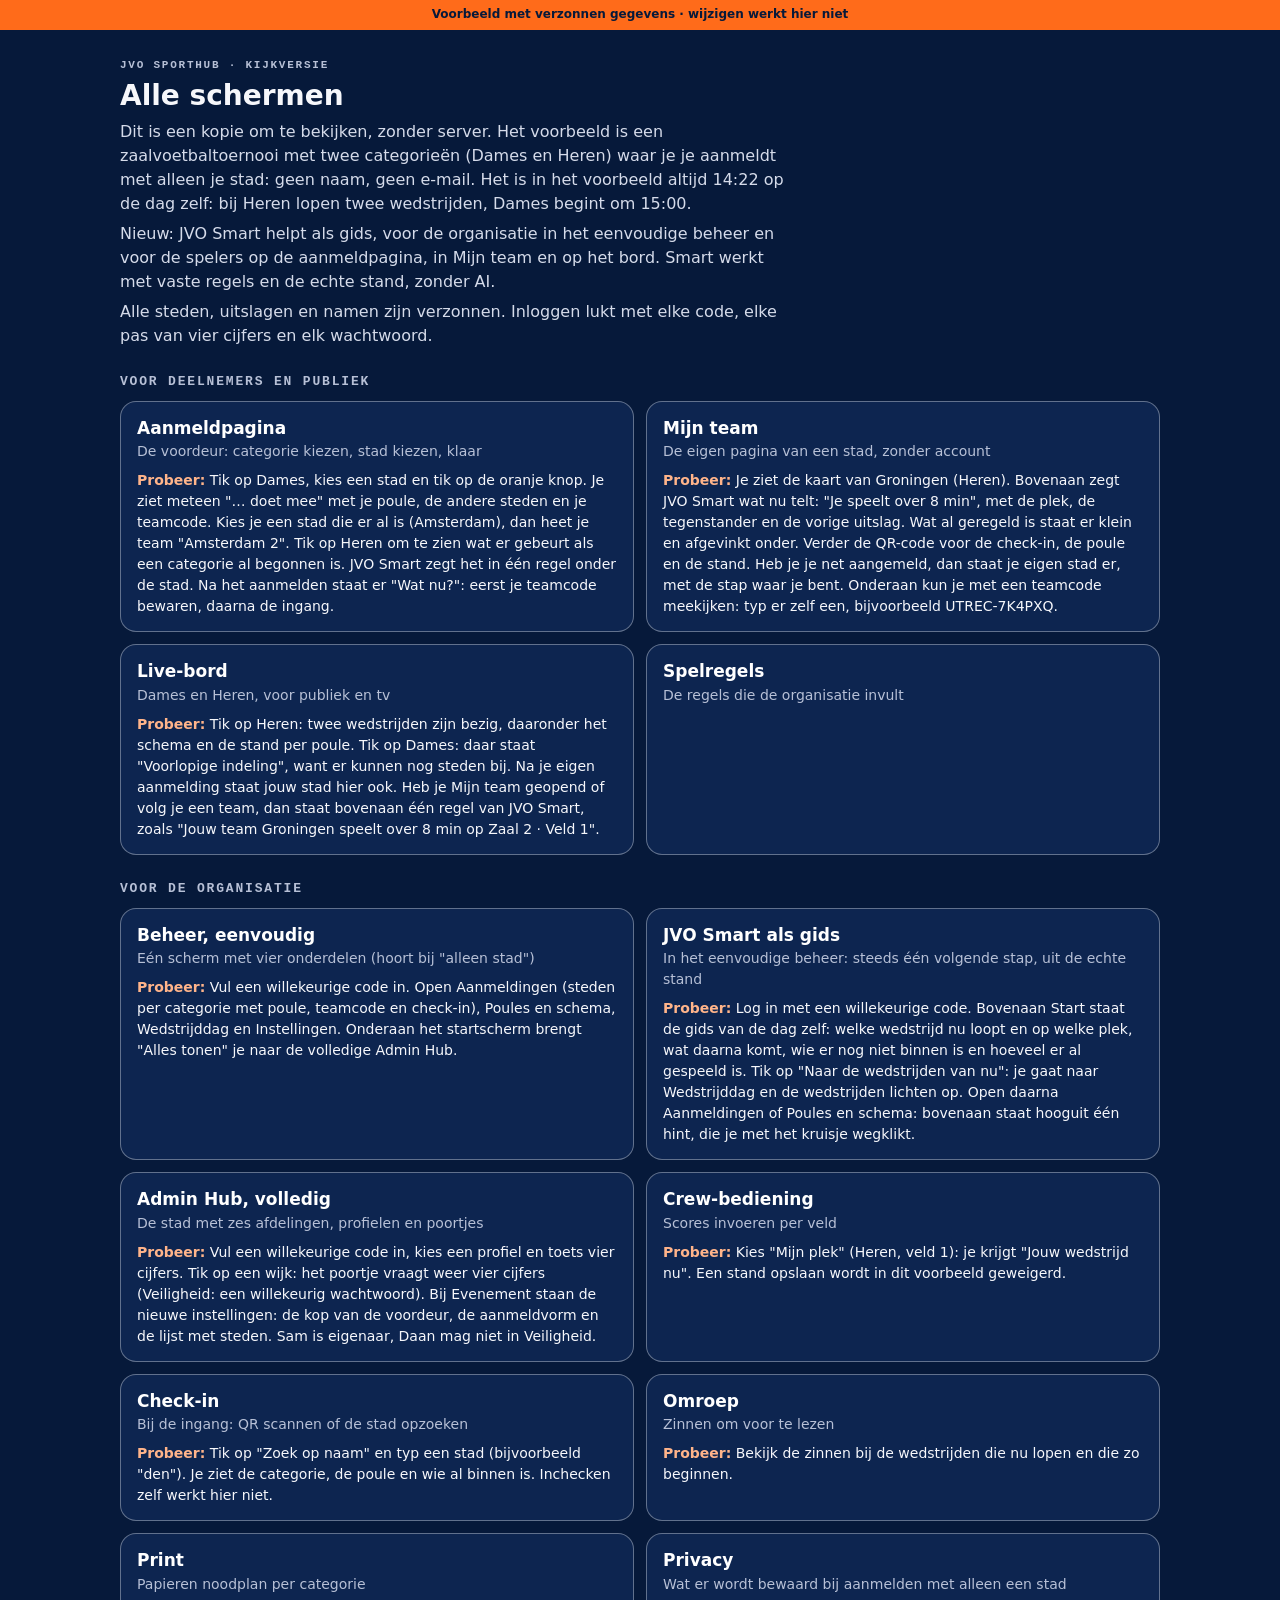
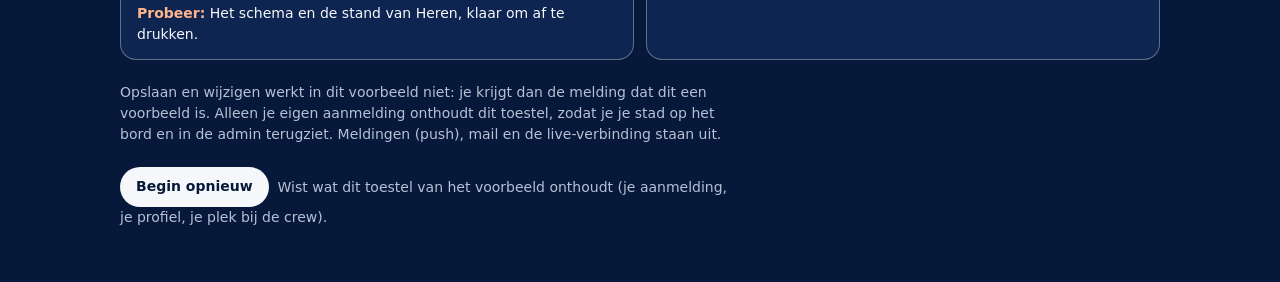
<file: alles.html>
<!doctype html><html lang="nl"><head><meta charset="utf-8"><meta name="viewport" content="width=device-width,initial-scale=1"><meta name="robots" content="noindex, nofollow"><link rel="icon" href="/favicon.ico"><title>JVO Sporthub · alle schermen</title>
<style>
  body{margin:0;background:#06193A;color:#F6F7FB;font:16px/1.5 system-ui,-apple-system,"Segoe UI",sans-serif}
  .balk{background:#FF6B1A;color:#06193A;font:600 12px/1.3 system-ui,sans-serif;padding:7px 12px;text-align:center}
  main{max-width:1040px;margin:0 auto;padding:28px 18px 40px}
  .oog{font:600 11px/1.4 ui-monospace,SFMono-Regular,Menlo,monospace;letter-spacing:.16em;text-transform:uppercase;color:#B7C0D6;margin:0}
  h1{font-size:28px;line-height:1.1;margin:8px 0 8px}
  h2{font-size:13px;line-height:1.3;margin:26px 0 10px;font-family:ui-monospace,SFMono-Regular,Menlo,monospace;font-weight:600;letter-spacing:.14em;text-transform:uppercase;color:#B7C0D6}
  .in{color:#D5DBEA;margin:0 0 6px;max-width:66ch}
  .rooster{display:grid;gap:12px;grid-template-columns:1fr}
  @media (min-width:760px){.rooster{grid-template-columns:1fr 1fr}}
  a.kaart{display:block;background:#0D2550;border:1.5px solid rgba(255,255,255,.35);border-radius:16px;padding:14px 16px;color:#fff;text-decoration:none}
  a.kaart:hover{border-color:#FF6B1A}
  a.kaart:focus-visible{outline:3px solid #FF6B1A;outline-offset:2px}
  a.kaart b{font-size:17px}
  a.kaart .sub{display:block;color:#B7C0D6;font-size:14px}
  a.kaart .doe{display:block;margin-top:8px;font-size:14px;color:#F6F7FB}
  a.kaart .doe i{font-style:normal;font-weight:600;color:#FFB48A}
  .voet{color:#B7C0D6;font-size:14px;margin-top:22px;max-width:70ch}
  .voet button{font:inherit;color:#06193A;background:#F6F7FB;border:0;border-radius:999px;min-height:40px;padding:0 16px;font-weight:600;cursor:pointer}
  .voet button:focus-visible{outline:3px solid #FF6B1A;outline-offset:2px}
</style></head>
<body><div class="balk">Voorbeeld met verzonnen gegevens · wijzigen werkt hier niet</div>
<main>
<p class="oog">JVO Sporthub · kijkversie</p>
<h1>Alle schermen</h1>
<p class="in">Dit is een kopie om te bekijken, zonder server. Het voorbeeld is een zaalvoetbaltoernooi met twee categorieën (Dames en Heren) waar je je aanmeldt met alleen je stad: geen naam, geen e-mail. Het is in het voorbeeld altijd 14:22 op de dag zelf: bij Heren lopen twee wedstrijden, Dames begint om 15:00.</p>
<p class="in">Nieuw: JVO Smart helpt als gids, voor de organisatie in het eenvoudige beheer en voor de spelers op de aanmeldpagina, in Mijn team en op het bord. Smart werkt met vaste regels en de echte stand, zonder AI.</p>
<p class="in">Alle steden, uitslagen en namen zijn verzonnen. Inloggen lukt met elke code, elke pas van vier cijfers en elk wachtwoord.</p>

<h2>Voor deelnemers en publiek</h2>
<div class="rooster">
<a class="kaart" href="/"><b>Aanmeldpagina</b><span class="sub">De voordeur: categorie kiezen, stad kiezen, klaar</span><span class="doe"><i>Probeer:</i> Tik op Dames, kies een stad en tik op de oranje knop. Je ziet meteen "… doet mee" met je poule, de andere steden en je teamcode. Kies je een stad die er al is (Amsterdam), dan heet je team "Amsterdam 2". Tik op Heren om te zien wat er gebeurt als een categorie al begonnen is. JVO Smart zegt het in één regel onder de stad. Na het aanmelden staat er "Wat nu?": eerst je teamcode bewaren, daarna de ingang.</span></a>
<a class="kaart" href="/mijn"><b>Mijn team</b><span class="sub">De eigen pagina van een stad, zonder account</span><span class="doe"><i>Probeer:</i> Je ziet de kaart van Groningen (Heren). Bovenaan zegt JVO Smart wat nu telt: "Je speelt over 8 min", met de plek, de tegenstander en de vorige uitslag. Wat al geregeld is staat er klein en afgevinkt onder. Verder de QR-code voor de check-in, de poule en de stand. Heb je je net aangemeld, dan staat je eigen stad er, met de stap waar je bent. Onderaan kun je met een teamcode meekijken: typ er zelf een, bijvoorbeeld UTREC-7K4PXQ.</span></a>
<a class="kaart" href="/sporten"><b>Live-bord</b><span class="sub">Dames en Heren, voor publiek en tv</span><span class="doe"><i>Probeer:</i> Tik op Heren: twee wedstrijden zijn bezig, daaronder het schema en de stand per poule. Tik op Dames: daar staat "Voorlopige indeling", want er kunnen nog steden bij. Na je eigen aanmelding staat jouw stad hier ook. Heb je Mijn team geopend of volg je een team, dan staat bovenaan één regel van JVO Smart, zoals "Jouw team Groningen speelt over 8 min op Zaal 2 · Veld 1".</span></a>
<a class="kaart" href="/spelregels"><b>Spelregels</b><span class="sub">De regels die de organisatie invult</span></a>
</div>

<h2>Voor de organisatie</h2>
<div class="rooster">
<a class="kaart" href="/admin.html?stand=eenvoudig"><b>Beheer, eenvoudig</b><span class="sub">Eén scherm met vier onderdelen (hoort bij "alleen stad")</span><span class="doe"><i>Probeer:</i> Vul een willekeurige code in. Open Aanmeldingen (steden per categorie met poule, teamcode en check-in), Poules en schema, Wedstrijddag en Instellingen. Onderaan het startscherm brengt "Alles tonen" je naar de volledige Admin Hub.</span></a>
<a class="kaart" href="/admin.html?stand=eenvoudig"><b>JVO Smart als gids</b><span class="sub">In het eenvoudige beheer: steeds één volgende stap, uit de echte stand</span><span class="doe"><i>Probeer:</i> Log in met een willekeurige code. Bovenaan Start staat de gids van de dag zelf: welke wedstrijd nu loopt en op welke plek, wat daarna komt, wie er nog niet binnen is en hoeveel er al gespeeld is. Tik op "Naar de wedstrijden van nu": je gaat naar Wedstrijddag en de wedstrijden lichten op. Open daarna Aanmeldingen of Poules en schema: bovenaan staat hooguit één hint, die je met het kruisje wegklikt.</span></a>
<a class="kaart" href="/admin.html?stand=volledig"><b>Admin Hub, volledig</b><span class="sub">De stad met zes afdelingen, profielen en poortjes</span><span class="doe"><i>Probeer:</i> Vul een willekeurige code in, kies een profiel en toets vier cijfers. Tik op een wijk: het poortje vraagt weer vier cijfers (Veiligheid: een willekeurig wachtwoord). Bij Evenement staan de nieuwe instellingen: de kop van de voordeur, de aanmeldvorm en de lijst met steden. Sam is eigenaar, Daan mag niet in Veiligheid.</span></a>
<a class="kaart" href="/wedstrijd.html"><b>Crew-bediening</b><span class="sub">Scores invoeren per veld</span><span class="doe"><i>Probeer:</i> Kies "Mijn plek" (Heren, veld 1): je krijgt "Jouw wedstrijd nu". Een stand opslaan wordt in dit voorbeeld geweigerd.</span></a>
<a class="kaart" href="/checkin.html"><b>Check-in</b><span class="sub">Bij de ingang: QR scannen of de stad opzoeken</span><span class="doe"><i>Probeer:</i> Tik op "Zoek op naam" en typ een stad (bijvoorbeeld "den"). Je ziet de categorie, de poule en wie al binnen is. Inchecken zelf werkt hier niet.</span></a>
<a class="kaart" href="/omroep.html"><b>Omroep</b><span class="sub">Zinnen om voor te lezen</span><span class="doe"><i>Probeer:</i> Bekijk de zinnen bij de wedstrijden die nu lopen en die zo beginnen.</span></a>
<a class="kaart" href="/print.html?competition=3"><b>Print</b><span class="sub">Papieren noodplan per categorie</span><span class="doe"><i>Probeer:</i> Het schema en de stand van Heren, klaar om af te drukken.</span></a>
<a class="kaart" href="/privacy"><b>Privacy</b><span class="sub">Wat er wordt bewaard bij aanmelden met alleen een stad</span></a>
</div>
<p class="voet">Opslaan en wijzigen werkt in dit voorbeeld niet: je krijgt dan de melding dat dit een voorbeeld is. Alleen je eigen aanmelding onthoudt dit toestel, zodat je je stad op het bord en in de admin terugziet. Meldingen (push), mail en de live-verbinding staan uit.</p>
<p class="voet"><button type="button" id="opnieuw">Begin opnieuw</button> &nbsp;Wist wat dit toestel van het voorbeeld onthoudt (je aanmelding, je profiel, je plek bij de crew).</p>
</main>
<script src="/alles.js"></script>
</body></html>
</file>
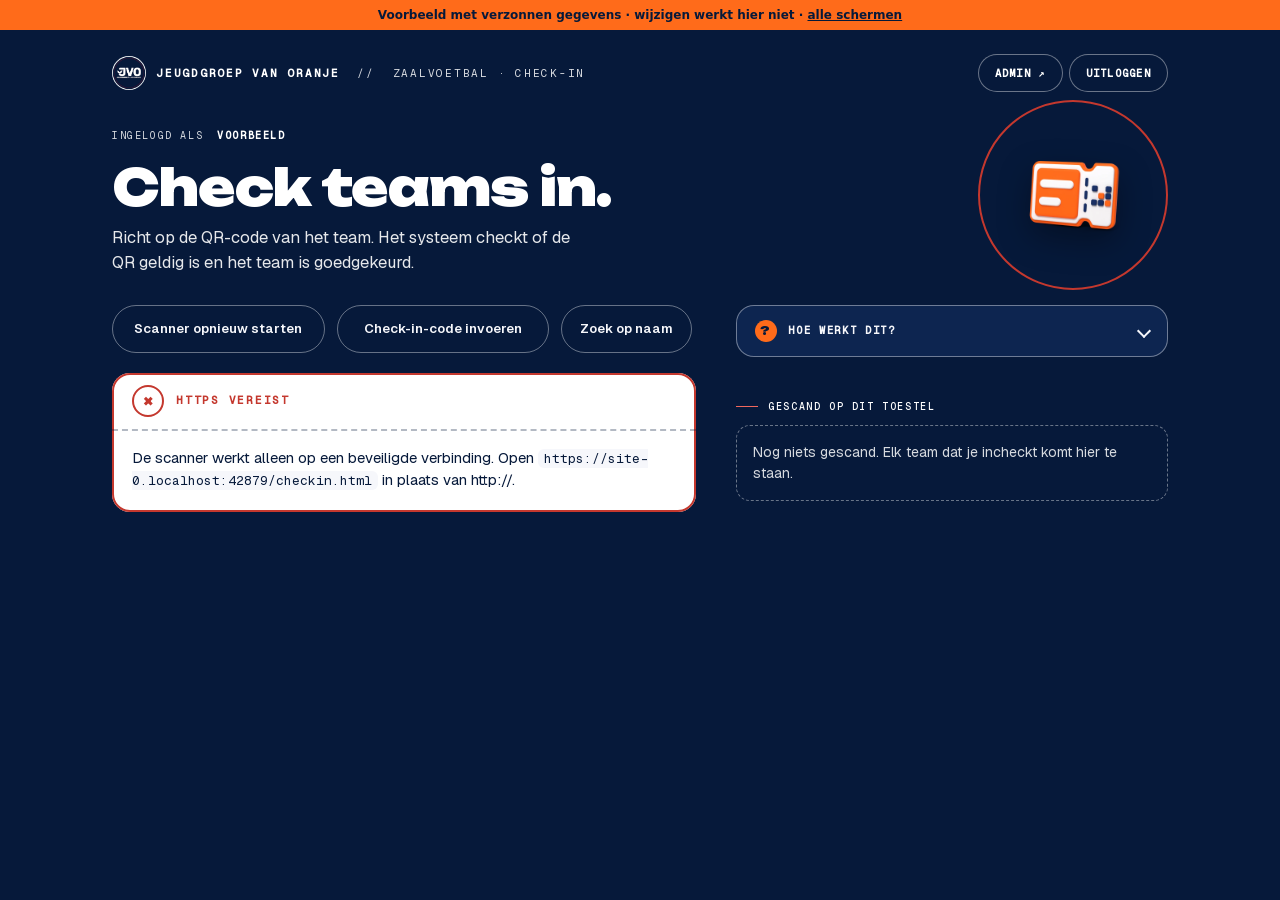
<file: checkin.html>
<!DOCTYPE html>
<html lang="nl" data-theme="sporthub" data-sport="voetbal" style="--sport-icoon:url('/sport/voetbal-klein.webp');--sport-icoon-groot:url('/sport/voetbal.webp');--werk-icoon:url('/sport/werk/kaartje-klein.webp');--werk-icoon-groot:url('/sport/werk/kaartje.webp')">
<head>
  <meta name="robots" content="noindex, nofollow">
  <script src="/voorbeeld.js"></script>
  <meta charset="UTF-8" />
  <meta name="viewport" content="width=device-width, initial-scale=1.0" />
  <meta name="robots" content="noindex,nofollow" />
  <title>Check-in — Benefiet Zaalvoetbal</title>
  <link rel="stylesheet" href="/styles.css" />
  <link rel="stylesheet" href="/refined.css" />
  <link rel="manifest" href="/checkin.webmanifest" />
  <meta name="theme-color" content="#06193A" />
  
  <meta name="apple-mobile-web-app-capable" content="yes" />
  <meta name="apple-mobile-web-app-status-bar-style" content="black-translucent" />
  <meta name="apple-mobile-web-app-title" content="JVO Check-in" />
  <link rel="apple-touch-icon" href="/icons/checkin-192.png" />
  <link rel="icon" type="image/png" href="/icons/favicon.png" />
  <!-- Vendored locally (was unpkg) so the scanner works with no internet.
       Byte-for-byte identical to html5-qrcode@2.3.8 (verified against its SRI hash). -->
  <script src="/vendor/html5-qrcode.min.js" defer></script>
  <!-- Lijst "gescand op dit toestel": alleen in de stijl 'sporthub' (thema-sporthub-beheer.css zet hem aan). -->
  <style>.ci-recent { display: none; }
    /* Zoek op naam in het invoervenster */
    .manual-modal { overflow-y: auto; }
    .ci-zoek { margin-top: 16px; padding-top: 14px; border-top: 1px dashed var(--line-strong); }
    .ci-zoek label { display: block; font-size: 13px; color: var(--ice-muted, #9fb4d0); margin-bottom: 6px; }
    .ci-zoek input[type="text"] { font-family: var(--body); font-size: 16px; }
    .ci-zoek-status { font-size: 12.5px; color: var(--ice-muted, #9fb4d0); min-height: 17px; margin-top: 6px; }
    .ci-zoek-res { display: grid; gap: 6px; margin-top: 4px; max-height: 240px; overflow-y: auto; }
    .ci-zoek-rij { display: grid; grid-template-columns: minmax(0, 1fr) auto; align-items: center; gap: 2px 10px; width: 100%; text-align: left; min-height: 52px; padding: 8px 12px;
      border-radius: 10px; border: 1px solid var(--line-strong); background: var(--midnight); color: var(--ice); font: inherit; cursor: pointer; }
    .ci-zoek-rij b { font-size: 16px; font-weight: 700; overflow-wrap: anywhere; }
    .ci-zoek-rij span { grid-column: 1; font-size: 12.5px; color: var(--ice-muted, #9fb4d0); }
    .ci-zoek-rij em { grid-row: 1 / span 2; grid-column: 2; font-style: normal; font-family: var(--mono, monospace); font-size: 10.5px; letter-spacing: .08em; text-transform: uppercase; white-space: nowrap; }
    .ci-zoek-rij:hover, .ci-zoek-rij:focus-visible { border-color: var(--ember); }
</style>
  <link rel="stylesheet" href="/thema-sporthub.css" />
  <link rel="stylesheet" href="/thema-sporthub-beheer.css" />
</head>
<body class="ci">

<!-- LOGIN (crew code — same login as de wedstrijdbediening) -->
<div id="login" class="login-wrap">
  <div class="login-card card">
    <div class="card-eyebrow">Check-in · Benefiet Zaalvoetbal</div>
    <h2>Inloggen</h2>
    <form id="login-form">
      <div class="field">
        <label for="admin-name">Jouw naam</label>
        <input type="text" id="admin-name" required autocomplete="off" />
      </div>
      <div class="field">
        <label for="admin-code">Crew-code</label>
        <input type="password" id="admin-code" required autocomplete="off" />
      </div>
      <div id="login-alert"></div>
      <button type="submit" class="btn full" style="margin-top:14px;">Inloggen →</button>
    </form>
  </div>
</div>

<!-- SCANNER -->
<div id="scanner" class="checkin-wrap" style="display:none;">

  <header class="topbar">
    <div class="brand-badge">
      <span class="badge-circle">JVO</span>
      <span class="brand-text-long"><b>Jeugdgroep van Oranje</b> &nbsp;//&nbsp; Zaalvoetbal · Check-in</span>
      <span class="brand-text-short"><b>JVO</b> · Check-in</span>
    </div>
    <nav>
      <a href="/admin.html">Admin ↗</a>
      <a href="#" id="logout-btn">Uitloggen</a>
    </nav>
  </header>

  <div class="who" style="margin-top:18px;">
    Ingelogd als <b id="who"></b>
  </div>

  <div style="margin-top:18px;">
    <h1 class="h-display checkin-h1">
      <span class="gold-text">Check teams</span> <span class="ice-text">in.</span>
    </h1>
    <p class="lead" style="margin-top:12px;">
      Richt op de QR-code van het team. Het systeem checkt of de QR geldig is en het team is goedgekeurd.
    </p>
  </div>

  <!-- .ci-cols/.ci-scan: op een laptop (stijl 'sporthub') scanner links, uitleg + lijst rechts. -->
  <div class="ci-cols">
  <details class="help">
    <summary>Hoe werkt dit?</summary>
    <div class="help-body">
      <p>Hiermee check je teams in bij het Benefiet Zaalvoetbal. Elk team heeft zijn <strong>QR-code in Mijn team</strong> op de telefoon.</p>
      <ul>
        <li>Richt de camera op de QR-code van het team. Het systeem controleert of de code geldig is en het team is <strong>goedgekeurd</strong>.</li>
        <li>Geen camera, of lukt scannen niet? Tik <strong>“Check-in-code invoeren”</strong> en typ de check-in-code van 6 tekens. Die staat in Mijn team (of plak de check-in-link). De teamcode is voor meekijken en werkt hier niet.</li>
        <li>Heeft het team zijn telefoon of code niet bij de hand? Tik <strong>“Zoek op naam”</strong>, typ een stuk van de naam en tik het team aan.</li>
        <li><strong>“Al ingecheckt”</strong> betekent dat dit team al eerder is gescand.</li>
      </ul>
      <p class="off"><svg class="off-ic" viewBox="0 0 24 24" width="14" height="14" fill="none" stroke="currentColor" stroke-width="2" stroke-linecap="round" stroke-linejoin="round" aria-hidden="true"><path d="M5 12.55a11 11 0 0 1 14.08 0"/><path d="M1.42 9a16 16 0 0 1 21.16 0"/><path d="M8.53 16.11a6 6 0 0 1 6.95 0"/><line x1="12" y1="20" x2="12.01" y2="20"/></svg> <b>Geen internet?</b> Check-ins worden opgeslagen en <b>pas gecontroleerd zodra de verbinding terug is</b> — onderaan zie je hoeveel er in de wachtrij staan. Let op: een offline check-in is <b>voorlopig</b>. Wordt een team bij synchronisatie alsnog geweigerd (bijv. niet goedgekeurd), dan krijg je dat te zien — controleer dat team dan handmatig.</p>
    </div>
  </details>

  <div class="ci-scan">
  <div id="qr-reader"></div>

  <div style="display:flex; flex-wrap:wrap; gap:8px; margin-bottom:16px;">
    <button class="btn-sm" id="restart-btn">Scanner opnieuw starten</button>
    <button class="btn-sm" id="manual-btn">Check-in-code invoeren</button>
    <button class="btn-sm" id="zoek-btn">Zoek op naam</button>
  </div>

  <div id="result"></div>
  </div>

  <section class="ci-recent" id="recent" aria-label="Gescand op dit toestel"></section>
  </div>
</div>

<!-- Manual-input modal (replaces native prompt) -->
<div id="manual-modal" class="manual-modal" style="display:none;" role="dialog" aria-modal="true" aria-labelledby="manual-modal-title">
  <div class="manual-modal-content">
    <h3 id="manual-modal-title">Check-in-code invoeren</h3>
    <p style="margin-bottom:10px;">Vraag het team om de <b>check-in-code</b> (6 tekens) uit Mijn team en typ 'm hier — hoofdletters en het streepje gaan vanzelf.</p>
    <input type="text" id="manual-code-input" autocomplete="off" autocapitalize="characters" autocorrect="off"
           spellcheck="false" placeholder="K7M-3PA" maxlength="7" aria-label="Check-in-code, 6 tekens"
           style="width:100%; text-align:center; font-family:var(--mono, monospace); font-size:30px; font-weight:700; letter-spacing:.18em; padding:14px 10px; text-transform:uppercase; border-radius:12px;" />
    <div id="manual-code-hint" style="margin-top:8px; font-size:12.5px; color:var(--ice-muted, #9fb4d0); text-align:center; min-height:17px;">Nog 6 tekens</div>
    <!-- Zoeken op naam (bv. de stad bij aanmelden zonder e-mail): GET /api/checkin/zoek.
         Geen persoonsgegevens in het antwoord: alleen naam, competitie en poule. -->
    
    <div class="ci-zoek">
      <label for="zoek-input">Of zoek het team op naam</label>
      <input type="text" id="zoek-input" inputmode="search" enterkeyhint="search" autocomplete="off" autocapitalize="words" autocorrect="off"
             spellcheck="false" placeholder="Typ een stuk van de naam…" maxlength="60" aria-label="Zoek een team op naam" aria-describedby="zoek-status" />
      <div id="zoek-status" class="ci-zoek-status" role="status" aria-live="polite"></div>
      <div id="zoek-res" class="ci-zoek-res"></div>
    </div>
    
    <details style="margin-top:12px;">
      <summary style="cursor:pointer; font-size:13px; color:var(--ice-muted, #9fb4d0);">Liever de check-in-link plakken?</summary>
      <input type="text" id="manual-token-input" autocomplete="off" autocapitalize="off"
             spellcheck="false" placeholder="Plak hier de check-in-link…" style="margin-top:8px; width:100%;" />
    </details>
    <div style="display:flex; gap:8px; margin-top:14px;">
      <button class="btn-sm" id="manual-cancel">Annuleren</button>
      <button class="btn-sm primary" id="manual-submit" disabled style="flex:1; font-size:15px; padding:12px;">Check in →</button>
    </div>
  </div>
</div>

<script src="/offline-ui.js"></script>
<script src="/register-sw.js"></script>
<script src="/fx.js"></script>
<script src="/jvo-motion.js" defer></script>
<script src="/checkin.js"></script>
</body>
</html>
</file>
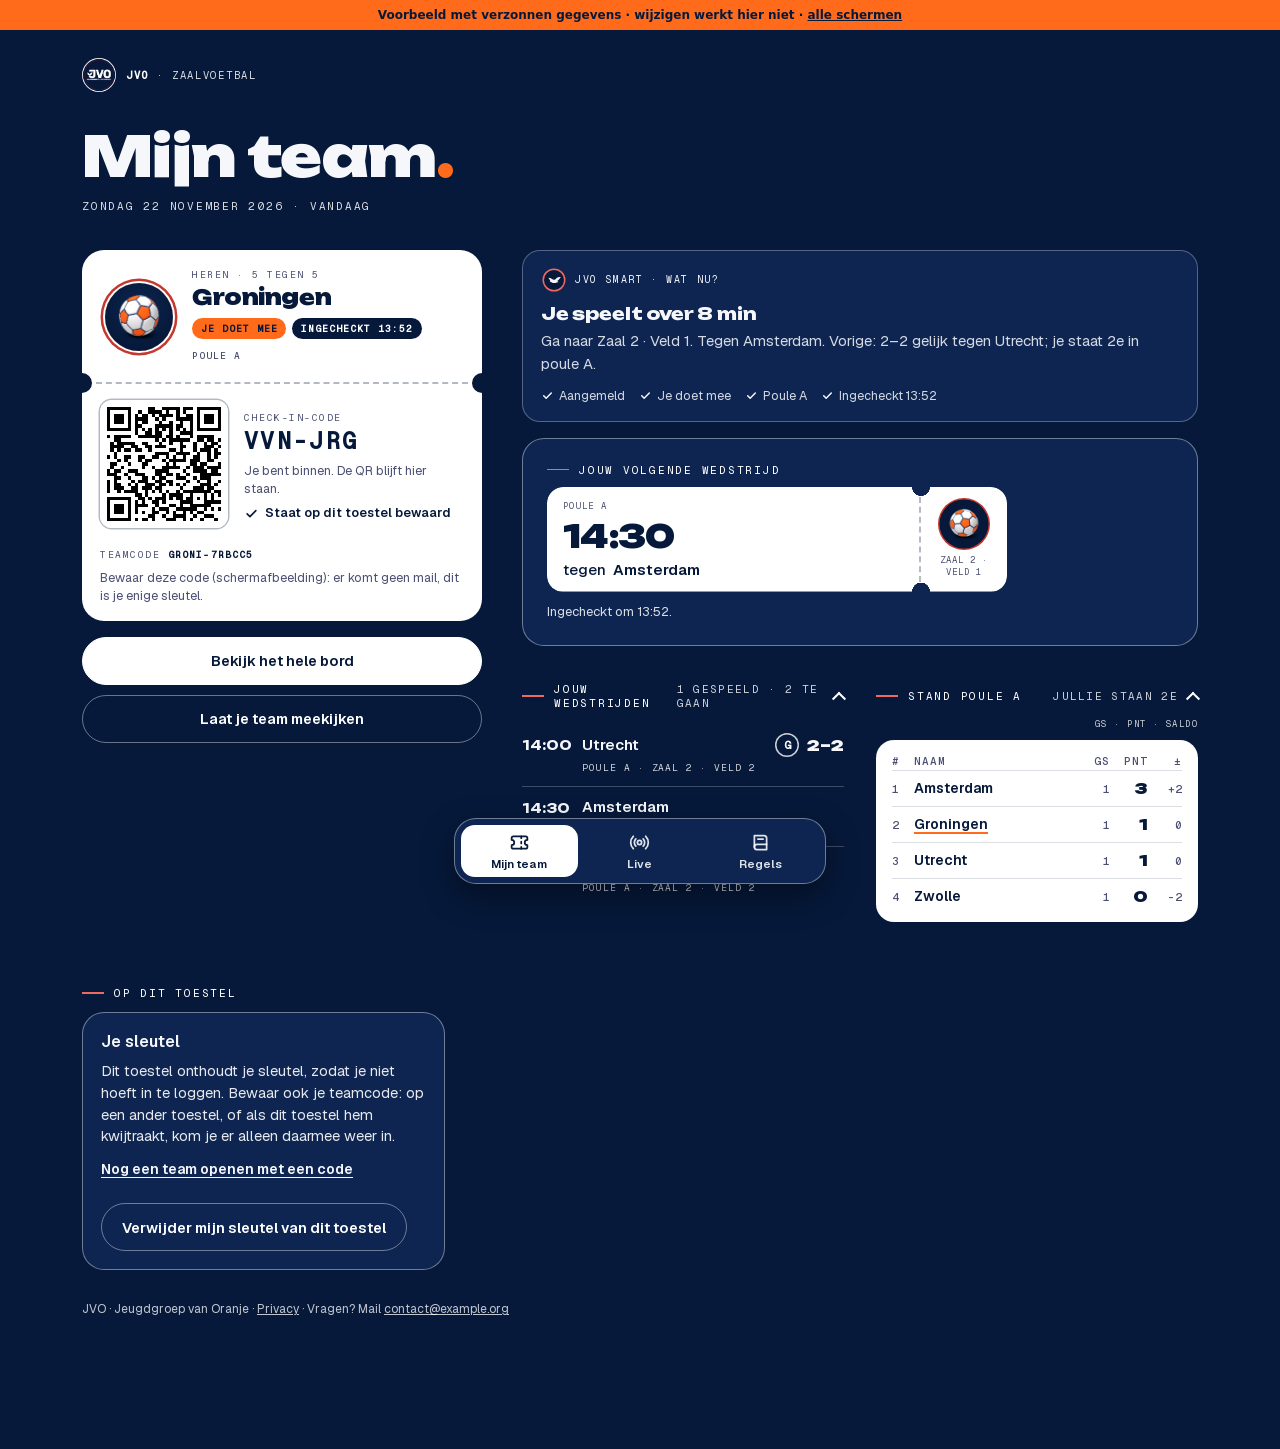
<file: mijn.html>
<!DOCTYPE html>
<html lang="nl" data-theme="sporthub" data-sport="voetbal" style="--sport-icoon:url('/sport/voetbal-klein.webp');--sport-icoon-groot:url('/sport/voetbal.webp')">
<head>
  <meta name="robots" content="noindex, nofollow">
  <script src="/voorbeeld.js"></script>
  <meta charset="UTF-8" />
  <meta name="viewport" content="width=device-width, initial-scale=1.0, viewport-fit=cover" />
  <title>Mijn team — Benefiet Zaalvoetbal</title>
  <meta name="description" content="Jouw aanmelding voor het Benefiet Zaalvoetbal: status, check-in en je wedstrijden op één plek." />
  <!-- Persoonlijke pagina: hoort niet in zoekmachines (zie ook robots.txt). -->
  <meta name="robots" content="noindex" />
  <link rel="icon" type="image/png" href="/icons/favicon.png" />
  <!-- Eén web-app voor de deelnemer: Mijn team + het bord (zie /mijn.webmanifest in server.js). -->
  <link rel="manifest" href="/mijn.webmanifest" />
  <link rel="apple-touch-icon" href="/icons/jvo-192.png" />
  <meta name="apple-mobile-web-app-capable" content="yes" />
  <meta name="mobile-web-app-capable" content="yes" />
  <meta name="apple-mobile-web-app-status-bar-style" content="black-translucent" />
  <meta name="apple-mobile-web-app-title" content="Zaalvoetbal" />
  <meta name="theme-color" content="#06193A" /><script src="/sh-bal3d.js" defer></script>
  
  <link rel="stylesheet" href="/fonts.css" />
  <link rel="stylesheet" href="/jvo-smart.css" />
  <!-- Mijn team: eigen, page-scoped opmaak (alles onder .mt-…). De basis hieronder is de
       neutrale terugval (stijl schemering); de stijl Sporthub zet alleen de --m-*-waarden om
       (blauw, wit, oranje, rode ring, ronde letter). Geen evenement-teksten in dit bestand:
       alles komt uit de ev-tokens van de pagina-vuller of uit GET /api/mijn. -->
  <style>
    :root {
      --m-bg: #0A1628; --m-bg2: #122544; --m-wit: #F3F7FC; --m-inkt: #0A1628; --m-inkt2: #46506E;
      --m-accent: #FF6B1A; --m-ring: #C4382E; --m-ring-l: #F0685E;
      --m-rand: rgba(232, 244, 255, .34); --m-scheur: rgba(10, 22, 40, .3);
      --m-kop: 'Big Shoulders Display', 'Impact', sans-serif; --m-ks: 1.32; --m-ktt: uppercase; --m-kls: .01em;
      --m-body: 'Geist', system-ui, sans-serif;
      --m-mono: 'Geist Mono', ui-monospace, monospace;
      --m-onder: 74px;
    }
    html[data-theme="sporthub"] {
      --m-bg: #06193A; --m-bg2: #0D2550; --m-wit: #FFFFFF; --m-inkt: #06193A; --m-inkt2: #4A4F72;
      --m-rand: rgba(255, 255, 255, .4); --m-scheur: rgba(6, 25, 58, .3);
      --m-kop: 'Unbounded', 'Geist', system-ui, sans-serif; --m-ks: 1; --m-ktt: none; --m-kls: -.02em;
    }
    * { box-sizing: border-box; margin: 0; padding: 0; }
    html, body { background: var(--m-bg); color: #fff; }
    body.mt { font-family: var(--m-body); min-height: 100vh; overflow-x: hidden; -webkit-font-smoothing: antialiased; }
    a { color: inherit; }
    .mt :focus-visible { outline: 3px solid #fff; outline-offset: 3px; border-radius: 6px; }
    .mt [hidden] { display: none !important; }
    .mt .mono { font-family: var(--m-mono); letter-spacing: .16em; text-transform: uppercase; }
    .mt-wrap { position: relative; max-width: 560px; margin: 0 auto; padding: calc(18px + env(safe-area-inset-top)) 16px calc(var(--m-onder) + 40px + env(safe-area-inset-bottom)); }

    /* kop */
    .mt-bar { display: flex; align-items: center; gap: 10px; }
    .mt-bar img { width: 34px; height: 34px; border-radius: 50%; }
    .mt-bar .nm { font-family: var(--m-mono); font-size: 10.5px; letter-spacing: .16em; text-transform: uppercase; color: rgba(255, 255, 255, .85); }
    .mt-bar .nm b { color: #fff; }
    .mt-pil { margin-left: auto; font-family: var(--m-mono); font-size: 10px; letter-spacing: .12em; text-transform: uppercase; padding: 6px 11px; border-radius: 999px; font-weight: 600; background: #fff; color: var(--m-inkt); white-space: nowrap; }
    .mt-hoofd h1 { font-family: var(--m-kop); font-weight: 900; font-size: calc(clamp(30px, 9.6vw, 42px) * var(--m-ks)); line-height: 1; letter-spacing: var(--m-kls); text-transform: var(--m-ktt); margin-top: 30px; }
    .mt-hoofd h1 em, .mt-nu h3 em, .mt-leeg h2 em { font-style: normal; color: var(--m-accent); }
    .mt-sub { font-size: 10px; color: rgba(255, 255, 255, .85); margin-top: 12px; line-height: 1.6; }
    .mt-melding { margin-top: 16px; border: 1.5px solid var(--m-accent); border-radius: 16px; padding: 12px 14px; font-size: 14px; line-height: 1.5; background: var(--m-bg2); }
    .mt-laden { margin-top: 26px; font-size: 14px; color: rgba(255, 255, 255, .85); }

    .mt-lbl { font-family: var(--m-mono); font-size: 10px; letter-spacing: .16em; text-transform: uppercase; color: #fff; display: flex; align-items: center; gap: 10px; }
    .mt-lbl::before { content: ''; width: 22px; height: 1.5px; background: var(--m-ring-l); flex: none; }
    .mt-lbl i { font-style: normal; margin-left: auto; color: rgba(255, 255, 255, .8); letter-spacing: .12em; }

    /* ── één aanmelding = één blok: het pasje, het ene ding dat nu telt, schema en stand ── */
    .mt-blok { display: flex; flex-direction: column; gap: 14px; margin-top: 26px; scroll-margin-top: 16px; }
    .mt-blok + .mt-blok { margin-top: 44px; }
    .mt-links, .mt-rechts, .mt-onderdelen { display: contents; }
    .mt-pas { order: 1; } .mt-nu { order: 2; } .mt-wed { order: 3; } .mt-stand-vak { order: 4; } .mt-acties { order: 5; }
    .mt-blok.qr-eerst .mt-nu, .mt-blok.nu-eerst .mt-nu { order: 0; }
    /* "Wat nu?" van JVO Smart (vorm in jvo-smart.css): hier de kleuren en letters van deze pagina.
       Op een telefoon staat de strook bovenaan het blok, op een breed scherm boven "wat nu telt". */
    .mt .jvs { font-family: var(--m-body); }
    .mt .jvs-wat {
      --jg-vlak: var(--m-bg2); --jg-in: var(--m-bg); --jg-rand: var(--m-rand); --jg-tekst: #fff; --jg-tekst-2: rgba(255, 255, 255, .9);
      --jg-actie: var(--m-accent); --jg-op-actie: var(--m-inkt); --jg-goed: #fff; --jg-let: var(--m-accent); --jg-rail: var(--m-accent); --jg-kop: var(--m-kop); --jg-r: 22px; --jg-knop-r: 999px;
      order: -1;
    }
    .mt .jvs-wat .jvs-eyebrow { font-family: var(--m-mono); font-size: 10px; color: #fff; }
    .mt .jvs-wat .jvs-mark { color: #fff; }
    .mt .jvs-wat .jvs-wat-titel { font-size: calc(19px * var(--m-ks)); letter-spacing: var(--m-kls); text-transform: var(--m-ktt); line-height: 1.12; }
    .mt .jvs-wat :is(.jvs-cta, .jvs-stil) { min-height: 48px; }
    .mt-tip { order: 1; font-size: 13.5px; line-height: 1.4; margin-top: -4px; }
    .mt-tip a { display: inline-flex; align-items: center; min-height: 44px; font-weight: 600; text-underline-offset: 3px; }
    .mt-wie { font-size: 9.5px; color: rgba(255, 255, 255, .88); margin-bottom: 12px; }
    .mt-blok:focus { outline: none; }

    /* meer dan één aanmelding: bovenaan per aanmelding het ene ding dat nu telt */
    .mt-kort { margin-top: 26px; }
    .mt-kort .mt-lbl { margin-bottom: 6px; }
    .mt-kort-rij { display: grid; grid-template-columns: 78px 26px minmax(0, 1fr) auto; align-items: center; gap: 8px; min-height: 52px; padding: 8px 0; border-top: 1px solid rgba(255, 255, 255, .22); text-decoration: none; font-size: 14px; line-height: 1.3; }
    .mt-kort .mt-lbl + .mt-kort-rij { border-top: 0; }
    .mt-kort-rij b { font-family: var(--m-kop); font-weight: 900; font-size: calc(16px * var(--m-ks)); letter-spacing: var(--m-kls); line-height: 1.1; }
    .mt-kort-rij.tekst b { font-family: var(--m-body); font-weight: 700; font-size: 12.5px; letter-spacing: 0; }
    .mt-kort-rij img { width: 26px; height: 26px; object-fit: contain; }
    .mt-kort-rij span { min-width: 0; overflow-wrap: break-word; color: rgba(255, 255, 255, .92); }
    .mt-kort-rij span i { display: block; font-style: normal; font-weight: 700; color: #fff; }
    .mt-kort-rij em.mono { font-style: normal; font-size: 9px; letter-spacing: .12em; color: rgba(255, 255, 255, .85); text-align: right; }
    .mt-kort-rij .mt-live { margin-right: 2px; }

    /* inklapbaar: eigen wedstrijden en de stand */
    .mt-vouw > summary { cursor: pointer; list-style: none; min-height: 44px; }
    .mt-vouw > summary::-webkit-details-marker { display: none; }
    .mt-vouw > summary::after { content: ''; flex: none; width: 8px; height: 8px; border-right: 2px solid #fff; border-bottom: 2px solid #fff; transform: rotate(45deg) translate(-2px, -2px); }
    .mt-vouw[open] > summary::after { transform: rotate(-135deg) translate(-2px, -2px); }
    .mt-stand-uitleg { font-size: 9px; letter-spacing: .12em; color: rgba(255, 255, 255, .8); text-align: right; }

    /* het pasje */
    .mt-pas { position: relative; background: var(--m-wit); color: var(--m-inkt); border-radius: 22px; }
    .mt-pas :focus-visible, .mt-stand :focus-visible, .mt-kaartje :focus-visible { outline-color: var(--m-inkt); }
    .mt-pas-kop { display: grid; grid-template-columns: auto minmax(0, 1fr) auto; gap: 14px; align-items: center; padding: 18px 18px 16px; }
    .mt-ring { position: relative; display: block; width: 68px; height: 68px; border-radius: 50%; flex: none;
      background: radial-gradient(circle at 50% 38%, var(--m-bg2), var(--m-bg) 72%);
      box-shadow: 0 0 0 2px var(--m-wit), 0 0 0 4.5px var(--m-ring); margin: 5px; }
    .mt-ring-in { position: absolute; inset: 14%; display: block; }
    .mt-ring-in img { display: block; width: 100%; height: 100%; object-fit: contain; }
    .mt-k { font-family: var(--m-mono); font-size: 9.5px; letter-spacing: .16em; text-transform: uppercase; color: var(--m-inkt2); line-height: 1.5; }
    .mt-pas h2 { font-family: var(--m-kop); font-weight: 900; font-size: calc(21px * var(--m-ks)); line-height: 1.08; letter-spacing: var(--m-kls); text-transform: var(--m-ktt); margin-top: 4px; overflow-wrap: break-word; -webkit-hyphens: manual; hyphens: manual;
      display: -webkit-box; -webkit-box-orient: vertical; -webkit-line-clamp: 3; line-clamp: 3; overflow: hidden; }
    /* lange naam: kleinere letter, hooguit drie regels, nooit een afbreking midden in een woord */
    .mt-pas h2.lang { font-size: calc(17px * var(--m-ks)); line-height: 1.12; }
    .mt-pas h2.erg-lang { font-size: calc(14px * var(--m-ks)); line-height: 1.16; letter-spacing: 0; -webkit-line-clamp: 4; line-clamp: 4; }
    /* …en de naam krijgt de volle breedte van het pasje (ring en logo erboven) */
    .mt-pas-kop.breed { grid-template-areas: "ring k logo" "naam naam naam" "st st st"; row-gap: 10px; }
    .mt-pas-kop.breed > div { display: contents; }
    .mt-pas-kop.breed .mt-ring { grid-area: ring; width: 50px; height: 50px; }
    .mt-pas-kop.breed .mt-k { grid-area: k; align-self: center; }
    .mt-pas-kop.breed h2 { grid-area: naam; margin-top: 0; }
    .mt-pas-kop.breed .mt-st { grid-area: st; margin-top: 0; }
    .mt-pas-kop.breed .jvo-logo { grid-area: logo; align-self: center; }
    .mt-st { display: flex; flex-wrap: wrap; gap: 6px; align-items: center; margin-top: 9px; }
    .mt-chip { font-family: var(--m-mono); font-size: 9.5px; letter-spacing: .1em; text-transform: uppercase; font-weight: 600; padding: 4px 9px; border-radius: 999px; white-space: nowrap; font-style: normal;
      color: var(--m-inkt); box-shadow: inset 0 0 0 1.5px var(--m-inkt); }
    .mt-chip.ja { background: var(--m-accent); box-shadow: none; }           /* blauw op oranje = 5,9:1 */
    .mt-chip.vol { background: var(--m-inkt); color: #fff; box-shadow: none; }
    .mt-chip.nee { box-shadow: inset 0 0 0 1.5px var(--m-ring); }
    .mt-chip.stil { box-shadow: none; padding-left: 0; padding-right: 0; color: var(--m-inkt2); font-weight: 500; }
    .mt-pas .jvo-logo { align-self: start; }
    .jvo-logo { display: inline-flex; flex: none; line-height: 0; vertical-align: middle; }
    .jvo-logo img { border-radius: 22%; object-fit: cover; display: block; }
    .mt-geen-logo { display: inline-block; flex: none; height: 1px; }
    .mt-scheur { position: relative; border-top: 2px dashed var(--m-scheur); margin: 0 14px; }
    .mt-scheur::before, .mt-scheur::after { content: ''; position: absolute; top: -11px; width: 20px; height: 20px; border-radius: 50%; background: var(--m-bg); }
    .mt-scheur::before { left: -24px; } .mt-scheur::after { right: -24px; }
    .mt-pas-qr { display: grid; grid-template-columns: 128px minmax(0, 1fr); gap: 16px; align-items: center; padding: 16px 18px 18px; }
    .mt-qr { display: block; width: 100%; aspect-ratio: 1; border: 0; padding: 0; background: #fff; border-radius: 12px; cursor: zoom-in; box-shadow: 0 0 0 1.5px var(--m-scheur); overflow: hidden; }
    .mt-qr img { display: block; width: 100%; height: 100%; }
    .mt-code { display: block; font-family: var(--m-mono); font-weight: 700; font-size: 23px; letter-spacing: .1em; line-height: 1.2; margin-top: 2px; white-space: nowrap; }
    .mt-pas-qr p, .mt-pas-stub p { font-size: 12.5px; line-height: 1.45; color: var(--m-inkt2); margin-top: 6px; }
    .mt-bewaard { display: flex; align-items: center; gap: 6px; font-weight: 600; color: var(--m-inkt) !important; }
    .mt-bewaard svg { width: 15px; height: 15px; flex: none; }
    .mt-blok.qr-eerst .mt-pas-qr { grid-template-columns: minmax(0, 1fr); justify-items: center; text-align: center; }
    .mt-blok.qr-eerst .mt-qr { width: min(100%, 292px); }
    .mt-blok.qr-eerst .mt-bewaard { justify-content: center; }
    .mt-pas-stub { padding: 14px 18px 18px; }
    .mt-pas-voet { padding: 0 18px 16px; margin-top: -4px; }
    .mt-pas-voet .mt-k b { color: var(--m-inkt); font-weight: 700; letter-spacing: .12em; }

    /* het ene ding dat nu telt */
    .mt-nu { background: var(--m-bg2); border: 1.5px solid var(--m-rand); border-radius: 22px; padding: 18px; }
    .mt-nu h3 { font-family: var(--m-kop); font-weight: 900; font-size: calc(clamp(26px, 8.2vw, 34px) * var(--m-ks)); line-height: 1.04; letter-spacing: var(--m-kls); text-transform: var(--m-ktt); margin-top: 12px; overflow-wrap: break-word; }
    .mt-nu p { font-size: 15px; line-height: 1.5; color: rgba(255, 255, 255, .92); margin-top: 10px; }
    .mt-nu p.klein { font-size: 13px; color: rgba(255, 255, 255, .85); }
    .mt-nu .mt-lbl + .mt-kaartje, .mt-nu .mt-kaartje + .mt-lbl, .mt-nu p + .mt-lbl, .mt-nu h3 + .mt-lbl, .mt-nu .mt-rij + .mt-lbl { margin-top: 18px; }
    .mt-nu .mt-lbl + .mt-kaartje { margin-top: 10px; }
    .mt-reden { margin-top: 12px; border-left: 2px solid var(--m-ring-l); padding: 2px 0 2px 12px; font-size: 15px; line-height: 1.5; }
    .mt-reden b { display: block; font-family: var(--m-mono); font-size: 9.5px; letter-spacing: .16em; text-transform: uppercase; font-weight: 600; color: rgba(255, 255, 255, .85); margin-bottom: 3px; }
    .mt-pauze { margin-top: 14px; border: 1.5px solid var(--m-accent); border-radius: 16px; padding: 12px 14px; font-size: 14px; line-height: 1.5; background: var(--m-bg); }
    .mt-pauze b { display: block; font-family: var(--m-mono); font-size: 10px; letter-spacing: .16em; text-transform: uppercase; color: var(--m-accent); margin-bottom: 3px; font-weight: 600; }
    .mt-nu > .mt-pauze:first-child { margin-top: 0; }
    .mt-nu .mt-pauze + .mt-lbl, .mt-nu .mt-pauze + p { margin-top: 16px; }
    .mt-rij { display: flex; flex-wrap: wrap; gap: 10px; margin-top: 14px; }
    /* de poule met de andere namen (zolang de indeling nog kan veranderen) */
    .mt-poule { margin-top: 10px; background: var(--m-wit); color: var(--m-inkt); border-radius: 16px; padding: 14px 16px 15px; }
    .mt-poule b { display: block; font-family: var(--m-kop); font-weight: 900; font-size: calc(24px * var(--m-ks)); line-height: 1.05; letter-spacing: var(--m-kls); text-transform: var(--m-ktt); }
    .mt-poule ul { list-style: none; display: flex; flex-wrap: wrap; gap: 6px; margin-top: 10px; }
    .mt-poule li { font-size: 13.5px; font-weight: 600; line-height: 1.2; padding: 6px 11px; border-radius: 999px; box-shadow: inset 0 0 0 1.5px var(--m-scheur); overflow-wrap: anywhere; }
    .mt-poule li.ik { background: var(--m-inkt); color: #fff; box-shadow: none; }
    .mt-nu .mt-poule p.klein { color: var(--m-inkt2); margin-top: 10px; }
    .mt-nu .mt-poule + .mt-lbl, .mt-nu .mt-lbl + .mt-poule { margin-top: 10px; }
    .mt-nu .mt-poule + .mt-lbl { margin-top: 18px; }
    .mt-enige { font-size: 12.5px; line-height: 1.45; color: var(--m-inkt2); margin-top: 6px; }

    /* wedstrijdkaartje (zelfde vorm als op het bord) */
    .mt-kaartje { --stub: 86px; background: var(--m-wit); color: var(--m-inkt); border-radius: 16px; display: grid; grid-template-columns: minmax(0, 1fr) var(--stub);
      -webkit-mask: radial-gradient(circle 9px at calc(100% - var(--stub)) 0, #0000 98%, #000) top/100% 51% no-repeat, radial-gradient(circle 9px at calc(100% - var(--stub)) 100%, #0000 98%, #000) bottom/100% 51% no-repeat;
              mask: radial-gradient(circle 9px at calc(100% - var(--stub)) 0, #0000 98%, #000) top/100% 51% no-repeat, radial-gradient(circle 9px at calc(100% - var(--stub)) 100%, #0000 98%, #000) bottom/100% 51% no-repeat; }
    .mt-kaartje .l { padding: 13px 14px 13px 16px; border-right: 2px dashed var(--m-scheur); min-width: 0; }
    .mt-kaartje .r { display: flex; flex-direction: column; align-items: center; justify-content: center; gap: 7px; padding: 8px 4px; }
    .mt-kaartje .r span.mono { font-size: 9px; color: var(--m-inkt2); text-align: center; letter-spacing: .12em; }
    .mt-badge { border-radius: 50%; background: var(--m-bg); box-shadow: 0 0 0 1.5px var(--m-bg), 0 0 0 3px var(--m-ring); display: flex; align-items: center; justify-content: center; flex: none; width: 46px; height: 46px; }
    .mt-badge img { width: 72%; height: 72%; object-fit: contain; }
    .mt-kaartje .k { font-family: var(--m-mono); font-size: 9px; letter-spacing: .14em; text-transform: uppercase; color: var(--m-inkt2); display: flex; flex-wrap: wrap; gap: 6px 8px; align-items: center; }
    .mt-kaartje .k em { font-style: normal; background: var(--m-accent); color: var(--m-inkt); padding: 2px 7px; border-radius: 999px; font-weight: 600; white-space: nowrap; }
    .mt-kaartje .k s { text-decoration-thickness: 1.5px; }
    .mt-tijd { font-family: var(--m-kop); font-weight: 900; font-size: calc(32px * var(--m-ks)); line-height: 1; letter-spacing: var(--m-kls); margin-top: 8px; }
    .mt-tegen { display: flex; align-items: center; gap: 7px; font-size: 15px; font-weight: 500; margin-top: 8px; min-width: 0; }
    .mt-tegen b { font-weight: 700; min-width: 0; overflow-wrap: anywhere; }
    .mt-sets { margin-top: 7px; font-family: var(--m-mono); font-size: 11px; letter-spacing: .06em; color: var(--m-inkt2); }

    /* eigen wedstrijden */
    .mt-wed ul { list-style: none; margin-top: 4px; }
    .mt-wr { display: grid; grid-template-columns: 50px minmax(0, 1fr) auto; align-items: center; gap: 4px 10px; padding: 11px 0; border-top: 1px solid rgba(255, 255, 255, .22); }
    .mt-wr:first-child { border-top: 0; }
    .mt-wr .t { font-family: var(--m-kop); font-weight: 700; font-size: calc(13px * var(--m-ks)); }
    .mt-wr .n { display: flex; align-items: center; gap: 7px; min-width: 0; font-size: 15px; font-weight: 600; line-height: 1.25; }
    .mt-wr .n span { min-width: 0; overflow-wrap: anywhere; }
    .mt-wr .u { display: flex; align-items: center; gap: 8px; }
    .mt-wr .u b { font-family: var(--m-kop); font-weight: 900; font-size: calc(15px * var(--m-ks)); white-space: nowrap; }
    .mt-wr .o { grid-column: 2 / -1; font-family: var(--m-mono); font-size: 9.5px; letter-spacing: .1em; text-transform: uppercase; color: rgba(255, 255, 255, .82); line-height: 1.5; }
    .mt-uit { display: inline-flex; align-items: center; justify-content: center; width: 24px; height: 24px; border-radius: 50%; font: 700 11px var(--m-mono); font-style: normal; flex: none; }
    .mt-uit.w { background: var(--m-accent); color: var(--m-inkt); }
    .mt-uit.d { box-shadow: inset 0 0 0 1.5px rgba(255, 255, 255, .8); color: #fff; }
    .mt-uit.l { background: #fff; color: var(--m-inkt); }
    .mt-live { font-family: var(--m-mono); font-size: 9.5px; letter-spacing: .1em; text-transform: uppercase; font-weight: 600; font-style: normal; background: var(--m-accent); color: var(--m-inkt); padding: 3px 8px; border-radius: 999px; }

    /* stand van de eigen poule */
    .mt-stand { background: var(--m-wit); color: var(--m-inkt); border-radius: 18px; padding: 12px 16px 8px; margin-top: 10px; }
    .mt-srow { display: grid; grid-template-columns: 22px minmax(0, 1fr) 30px 38px 34px; align-items: center; padding: 8px 0; border-top: 1px solid rgba(6, 25, 58, .14); font-size: 14px; font-weight: 600; }
    .mt-srow.kop { font-family: var(--m-mono); font-size: 9px; letter-spacing: .12em; color: var(--m-inkt2); font-weight: 500; text-transform: uppercase; border-top: 0; padding: 2px 0; }
    .mt-srow span { font-family: var(--m-mono); font-size: 11px; color: var(--m-inkt2); font-weight: 500; }
    .mt-srow .n { text-align: right; }
    .mt-srow b { font-family: var(--m-kop); font-weight: 900; font-size: calc(15px * var(--m-ks)); text-align: right; }
    .mt-srow em { font-style: normal; display: flex; align-items: center; gap: 7px; min-width: 0; line-height: 1.22; }
    .mt-srow em i { font-style: normal; min-width: 0; overflow-wrap: anywhere; }
    .mt-srow.mij em i { text-decoration: underline; text-decoration-color: var(--m-accent); text-decoration-thickness: 2px; text-underline-offset: 3px; }

    /* knoppen */
    .mt-knop { display: inline-flex; align-items: center; justify-content: center; gap: 8px; min-height: 48px; border-radius: 999px; border: 1.5px solid #fff; background: #fff; color: var(--m-inkt); font: 700 14.5px var(--m-body); padding: 0 20px; cursor: pointer; text-decoration: none; text-align: center; }
    .mt-knop.rustig { background: transparent; color: #fff; border-color: var(--m-rand); }
    .mt-knop.accent { background: var(--m-accent); border-color: var(--m-accent); color: var(--m-inkt); }
    .mt-knop.vol { width: 100%; }
    .mt-knop[disabled] { opacity: .6; cursor: default; }
    .mt-knop svg { width: 18px; height: 18px; flex: none; }
    .mt-acties { display: grid; gap: 10px; }
    .mt-status { font-size: 13px; line-height: 1.5; color: rgba(255, 255, 255, .9); min-height: 0; }
    .mt-status:empty { display: none; }

    /* scherm zonder sleutel */
    .mt-leeg { display: grid; gap: 14px; margin-top: 26px; }
    .mt-vak { background: var(--m-bg2); border: 1.5px solid var(--m-rand); border-radius: 22px; padding: 18px; }
    .mt-vak h2, .mt-vak h3.groot { font-family: var(--m-kop); font-weight: 900; font-size: calc(24px * var(--m-ks)); line-height: 1.06; letter-spacing: var(--m-kls); text-transform: var(--m-ktt); margin-top: 12px; }
    .mt-vak h3 { font-size: 16px; font-weight: 700; margin-top: 12px; }
    .mt-vak p { font-size: 14.5px; line-height: 1.5; color: rgba(255, 255, 255, .9); margin-top: 8px; }
    .mt-vak form { margin-top: 14px; display: grid; gap: 8px; }
    .mt-vak form + form { margin-top: 20px; padding-top: 18px; border-top: 1px solid rgba(255, 255, 255, .22); }
    .mt-vak label { font-family: var(--m-mono); font-size: 10px; letter-spacing: .16em; text-transform: uppercase; color: #fff; }
    .mt-invoer { display: grid; grid-template-columns: minmax(0, 1fr) auto; gap: 8px; }
    .mt-vak input { min-height: 48px; width: 100%; border-radius: 14px; border: 1.5px solid var(--m-rand); background: var(--m-bg); color: #fff; font: 600 16px var(--m-body); padding: 0 14px; }
    .mt-vak input::placeholder { color: rgba(255, 255, 255, .55); font-weight: 500; }
    .mt-vak input.code { font-family: var(--m-mono); letter-spacing: .12em; text-transform: uppercase; }
    .mt-fout { font-size: 13.5px; line-height: 1.45; color: #fff; border-left: 2px solid var(--m-ring-l); padding-left: 10px; }
    .mt-fout:empty { display: none; }
    .mt-code-vorm { margin: 8px 0 0; font-size: 13.5px; line-height: 1.45; }

    /* op dit toestel: meldingen, beginscherm, sleutel */
    .mt-toestel { display: grid; gap: 14px; margin-top: 44px; }
    .mt-toestel > .mt-lbl { margin-bottom: -2px; }
    .mt-vak.wijs { box-shadow: 0 0 0 3px var(--m-accent); }
    .mt-vak .st { font-family: var(--m-mono); font-size: 9.5px; letter-spacing: .12em; text-transform: uppercase; color: rgba(255, 255, 255, .85); }
    .mt-vak .st.aan { color: var(--m-accent); }
    .mt-vak .kopregel { display: flex; align-items: baseline; justify-content: space-between; gap: 10px; }
    .mt-vak .kopregel h3 { margin-top: 0; }
    .mt-vak .mt-rij { margin-top: 12px; }
    .mt-vak details summary { cursor: pointer; font-size: 14px; font-weight: 600; min-height: 44px; display: flex; align-items: center; text-decoration: underline; text-underline-offset: 3px; }
    .mt-vak ol { margin: 8px 0 0 20px; font-size: 14.5px; line-height: 1.5; color: rgba(255, 255, 255, .92); }
    .mt-vak ol li + li { margin-top: 4px; }
    .mt-deel { display: inline-block; width: 1.05em; height: 1.05em; vertical-align: -.16em; }
    .mt-voet { margin-top: 30px; font-size: 12px; line-height: 1.6; color: rgba(255, 255, 255, .75); }

    /* de QR groot in beeld (altijd zwart op wit) */
    .mt-groot { position: fixed; inset: 0; z-index: 60; background: #fff; color: #06193A; display: flex; flex-direction: column; align-items: center; justify-content: center; gap: 14px; padding: calc(20px + env(safe-area-inset-top)) 20px calc(20px + env(safe-area-inset-bottom)); text-align: center; }
    .mt-groot :focus-visible { outline-color: #06193A; }
    .mt-groot img { width: min(88vw, 62vh); height: min(88vw, 62vh); display: block; }
    .mt-groot h2 { font-family: var(--m-kop); font-weight: 900; font-size: calc(20px * var(--m-ks)); letter-spacing: var(--m-kls); text-transform: var(--m-ktt); overflow-wrap: anywhere; }
    .mt-groot .mt-code { font-size: 30px; }
    .mt-groot p { font-size: 13.5px; line-height: 1.5; color: #4A4F72; max-width: 34ch; }
    .mt-groot button { min-height: 48px; border-radius: 999px; border: 1.5px solid #06193A; background: #06193A; color: #fff; font: 700 14.5px var(--m-body); padding: 0 24px; cursor: pointer; }

    /* vaste links onderaan: Mijn team · Live · Regels */
    .mt-onder { position: fixed; left: 0; right: 0; bottom: 0; z-index: 30; display: grid; grid-template-columns: repeat(3, minmax(0, 1fr)); gap: 4px; background: var(--m-bg2); border-top: 1.5px solid var(--m-rand); padding: 6px 8px calc(6px + env(safe-area-inset-bottom)); }
    .mt-onder a { display: flex; flex-direction: column; align-items: center; justify-content: center; gap: 3px; min-height: 52px; border-radius: 14px; text-decoration: none; font: 600 11.5px var(--m-body); color: rgba(255, 255, 255, .88); }
    .mt-onder a svg { width: 21px; height: 21px; }
    .mt-onder a[aria-current="page"] { background: #fff; color: var(--m-inkt); }
    .mt-onder a:focus-visible { outline-offset: -3px; }
    .mt-onder a[aria-current="page"]:focus-visible { outline-color: var(--m-inkt); }

    @media (prefers-reduced-motion: no-preference) {
      .mt-vak { transition: box-shadow .3s ease; }
      .mt-ring-in { animation: mt-zweef 6s ease-in-out infinite; }
      @keyframes mt-zweef { 0%, 100% { transform: translateY(1.5px); } 50% { transform: translateY(-2px); } }
    }
    @media (max-width: 359px) {
      .mt-pas-qr { grid-template-columns: 104px minmax(0, 1fr); gap: 12px; }
      .mt-code { font-size: 19px; }
      .mt-ring { width: 56px; height: 56px; }
      .mt-pas h2.erg-lang { font-size: calc(12.5px * var(--m-ks)); }
    }

    /* ── breder dan een telefoon ─────────────────────────────────────────────── */
    @media (min-width: 700px) {
      .mt-wrap { max-width: 640px; padding-left: 24px; padding-right: 24px; padding-bottom: 130px; }
      .mt-onder { left: 50%; right: auto; bottom: 16px; width: 372px; transform: translateX(-50%); border: 1.5px solid var(--m-rand); border-radius: 22px; padding: 6px; box-shadow: 0 12px 32px rgba(0, 0, 0, .4); }
      .mt-leeg.twee { grid-template-columns: repeat(2, minmax(0, 1fr)); align-items: start; }
      .mt-acties { grid-template-columns: repeat(2, minmax(0, 1fr)); }
      .mt-acties > :only-child { grid-column: 1 / -1; }
    }
    /* ── laptop: het pasje links, "nu" + schema + stand rechts ───────────────── */
    @media (min-width: 900px) {
      .mt-wrap { max-width: 1180px; padding: 28px 32px 130px; }
      .mt-hoofd h1 { font-size: calc(56px * var(--m-ks)); margin-top: 36px; }
      .mt-sub { font-size: 11px; margin-top: 14px; }
      .mt-lbl { font-size: 11px; }
      .mt-blok { display: grid; grid-template-columns: minmax(340px, 400px) minmax(0, 1fr); gap: 0 40px; align-items: start; margin-top: 34px; }
      .mt-blok + .mt-blok { margin-top: 64px; padding-top: 56px; border-top: 1px solid rgba(255, 255, 255, .22); }
      .mt-links, .mt-rechts { display: flex; flex-direction: column; gap: 16px; min-width: 0; }
      .mt-links { position: sticky; top: 24px; }
      .mt-acties { grid-template-columns: minmax(0, 1fr); }
      .mt-nu { padding: 24px; }
      .mt-nu h3 { font-size: calc(40px * var(--m-ks)); }
      .mt-nu .mt-kaartje { max-width: 460px; }
      .mt-onderdelen { display: grid; grid-template-columns: repeat(2, minmax(0, 1fr)); gap: 0 32px; align-items: start; margin-top: 12px; order: 3; }
      .mt-onderdelen > :only-child { grid-column: 1 / -1; max-width: 520px; }
      .mt-leeg { max-width: 880px; }
      .mt-toestel { grid-template-columns: repeat(3, minmax(0, 1fr)); align-items: start; margin-top: 64px; }
      .mt-toestel > .mt-lbl { grid-column: 1 / -1; }
    }
  </style>
  <link rel="stylesheet" href="/thema-sporthub.css" />
</head>
<body class="mt">
  <div class="mt-wrap">
    <header class="mt-bar">
      <img src="/jvo-logo.jpg" alt="JVO" />
      <span class="nm"><b>JVO</b> · Zaalvoetbal</span>
      <span class="mt-pil" id="mt-net" role="status" hidden></span>
    </header>
    <div class="mt-hoofd">
      <h1 id="mt-kop">Mijn team<em>.</em></h1>
      <p class="mt-sub mono" id="mt-sub">Zondag 22 november 2026</p>
    </div>
    <p class="mt-melding" id="mt-melding" role="status" aria-live="polite" hidden></p>

    <!-- De kaarten (opgebouwd door mijn.js uit GET /api/mijn). data-*: waarden uit het
         evenement-profiel die het script nodig heeft, ook zonder verbinding. -->
    <main id="mt-app" data-contact="contact@example.org" data-locatie="Sportcampus Zuiderpark">
      <p class="mt-laden" id="mt-laden">Laden…</p>
    </main>

    <!-- Nog geen sleutel op dit toestel: erin met je teamcode of via een link per mail.
         "Laat je link mailen" staat er alleen als er aanmeldingen mét een e-mailadres kunnen
         zijn (vlag mijnLinkMail); bij aanmelden met alleen een stad is de teamcode de weg. -->
    <section class="mt-leeg twee" id="mt-leeg" hidden>
      <div class="mt-vak">
        <div class="mt-lbl">Al aangemeld?</div>
        <h2>Open je team<em>.</em></h2>
        <p>Typ je teamcode. Een wachtwoord is niet nodig. Je kreeg de code meteen na het aanmelden in beeld.</p>
        <form id="mt-code-form" novalidate data-code-hint="de eerste letters van je stad, een streepje en 6 tekens">
          <label for="mt-code">Teamcode</label>
          <div class="mt-invoer">
            <input class="code" type="text" id="mt-code" name="code" inputmode="text" autocomplete="off" autocapitalize="characters" autocorrect="off" spellcheck="false" maxlength="12" placeholder="STAD-7K4PXQ" aria-describedby="mt-code-vorm" />
            <button type="submit" class="mt-knop" id="mt-code-knop">Open</button>
          </div>
          <p class="mt-code-vorm" id="mt-code-vorm">Dat zijn de eerste letters van je stad, een streepje en 6 tekens. Kleine letters mogen ook, en het streepje mag je weglaten.</p>
          <p class="mt-fout" id="mt-code-fout" role="alert"></p>
        </form>
        
        
        <p class="mt-status">Code kwijt? De organisatie kan hem voor je opzoeken: mail <a href="mailto:contact@example.org">contact@example.org</a>. Kom je kijken? Dan heb je niets nodig.</p>
        
      </div>
      <div class="mt-vak">
        <div class="mt-lbl">Nog niet aangemeld?</div>
        
        <h3 class="groot">Doe mee<em>.</em></h3>
        <p>Meld je aan voor het Benefiet Zaalvoetbal. Daarna staat je aanmelding meteen hier.</p>
        <div class="mt-rij"><a class="mt-knop accent" href="/">Meld je aan</a></div>
        
        
      </div>
    </section>

    <!-- Op dit toestel: meldingen (opt-in, met uit-knop), op je beginscherm, en de sleutel. -->
    <section class="mt-toestel" id="mt-toestel" hidden>
      <div class="mt-lbl">Op dit toestel</div>
      <div class="mt-vak" id="mt-meld">
        <div class="kopregel"><h3>Meldingen</h3><span class="st" id="mt-meld-st"></span></div>
        <p id="mt-meld-uitleg"></p>
        <div class="mt-rij">
          <button type="button" class="mt-knop" id="mt-meld-aan" hidden>Zet meldingen aan</button>
          <button type="button" class="mt-knop rustig" id="mt-meld-uit" hidden>Zet meldingen uit</button>
        </div>
        <p class="mt-status" id="mt-meld-msg" role="status" aria-live="polite"></p>
      </div>
      <div class="mt-vak" id="mt-install" tabindex="-1" hidden>
        <div class="kopregel"><h3>Zet op je beginscherm</h3></div>
        <p id="mt-install-uitleg">Dan open je Mijn team en het live-bord met één tik, ook zonder internet.</p>
        <ol id="mt-install-ios" hidden>
          <li>Tik op de deelknop <svg class="mt-deel" viewBox="0 0 24 24" fill="none" stroke="currentColor" stroke-width="2" stroke-linecap="round" stroke-linejoin="round" aria-hidden="true"><path d="M12 15V3M8 7l4-4 4 4"/><path d="M6 11H5a1 1 0 0 0-1 1v8a1 1 0 0 0 1 1h14a1 1 0 0 0 1-1v-8a1 1 0 0 0-1-1h-1"/></svg> (vierkant met pijl).</li>
          <li>Kies ‘Zet op beginscherm’.</li>
          <li>De app staat los van je browser. Typ daar één keer je teamcode.</li>
        </ol>
        <ol id="mt-install-android" hidden>
          <li>Tik rechtsboven op het menu (⋮).</li>
          <li>Kies ‘App installeren’ of ‘Toevoegen aan startscherm’.</li>
        </ol>
        <div class="mt-rij">
          <button type="button" class="mt-knop" id="mt-install-knop" hidden>Installeer</button>
          <button type="button" class="mt-knop rustig" id="mt-install-weg">Niet nu</button>
        </div>
      </div>
      <div class="mt-vak" id="mt-sleutel">
        <div class="kopregel"><h3>Je sleutel</h3></div>
        <p id="mt-sleutel-uitleg">Dit toestel onthoudt je sleutel, zodat je niet hoeft in te loggen.</p>
        <details id="mt-extra">
          <summary>Nog een team openen met een code</summary>
          <form id="mt-code-form2" novalidate>
            <label for="mt-code2">Teamcode</label>
            <div class="mt-invoer">
              <input class="code" type="text" id="mt-code2" name="code" autocomplete="off" autocapitalize="characters" autocorrect="off" spellcheck="false" maxlength="12" placeholder="STAD-7K4PXQ" />
              <button type="submit" class="mt-knop" id="mt-code-knop2">Open</button>
            </div>
            <p class="mt-fout" id="mt-code-fout2" role="alert"></p>
          </form>
        </details>
        <div class="mt-rij">
          <button type="button" class="mt-knop rustig" id="mt-weg">Verwijder mijn sleutel van dit toestel</button>
          <button type="button" class="mt-knop" id="mt-weg-ja" hidden>Ja, verwijder</button>
          <button type="button" class="mt-knop rustig" id="mt-weg-nee" hidden>Nee, laat staan</button>
        </div>
        <p class="mt-status" id="mt-weg-msg" role="status" aria-live="polite"></p>
      </div>
    </section>

    <p class="mt-voet">JVO · Jeugdgroep van Oranje · <a href="/privacy">Privacy</a> · Vragen? Mail <a href="mailto:contact@example.org">contact@example.org</a></p>
  </div>

  <nav class="mt-onder" aria-label="Deelnemers-app">
    <a href="/mijn" aria-current="page"><svg viewBox="0 0 24 24" fill="none" stroke="currentColor" stroke-width="2" stroke-linecap="round" stroke-linejoin="round" aria-hidden="true"><path d="M3 9V7a2 2 0 0 1 2-2h14a2 2 0 0 1 2 2v2a3 3 0 0 0 0 6v2a2 2 0 0 1-2 2H5a2 2 0 0 1-2-2v-2a3 3 0 0 0 0-6z"/><path d="M14 5v2M14 11v2M14 17v2"/></svg>Mijn team</a>
    <a href="/sporten" id="mt-live"><svg viewBox="0 0 24 24" fill="none" stroke="currentColor" stroke-width="2" stroke-linecap="round" stroke-linejoin="round" aria-hidden="true"><circle cx="12" cy="12" r="2.4"/><path d="M7.8 16.2a6 6 0 0 1 0-8.4M16.2 7.8a6 6 0 0 1 0 8.4M4.9 19.1a10 10 0 0 1 0-14.2M19.1 4.9a10 10 0 0 1 0 14.2"/></svg>Live</a>
    <a href="/spelregels"><svg viewBox="0 0 24 24" fill="none" stroke="currentColor" stroke-width="2" stroke-linecap="round" stroke-linejoin="round" aria-hidden="true"><path d="M5 4h11a3 3 0 0 1 3 3v13H8a3 3 0 0 1-3-3z"/><path d="M5 17a3 3 0 0 1 3-3h11M9 8h6"/></svg>Regels</a>
  </nav>

  <div class="mt-groot" id="mt-groot" role="dialog" aria-modal="true" aria-labelledby="mt-groot-naam" hidden>
    <h2 id="mt-groot-naam"></h2>
    <img id="mt-groot-img" alt="QR-code voor de check-in" />
    <div><span class="mt-k">Lukt scannen niet? Noem deze code</span><b class="mt-code" id="mt-groot-code"></b></div>
    <p>Zet je scherm op de felste stand en houd de QR recht voor de scanner.</p>
    <button type="button" id="mt-groot-dicht">Sluit</button>
  </div>

  <script src="/register-sw.js"></script>
  <script src="/logo-render.js"></script>
  <script src="/jvo-gids.js"></script>
  <script src="/mijn.js"></script>
</body>
</html>
</file>
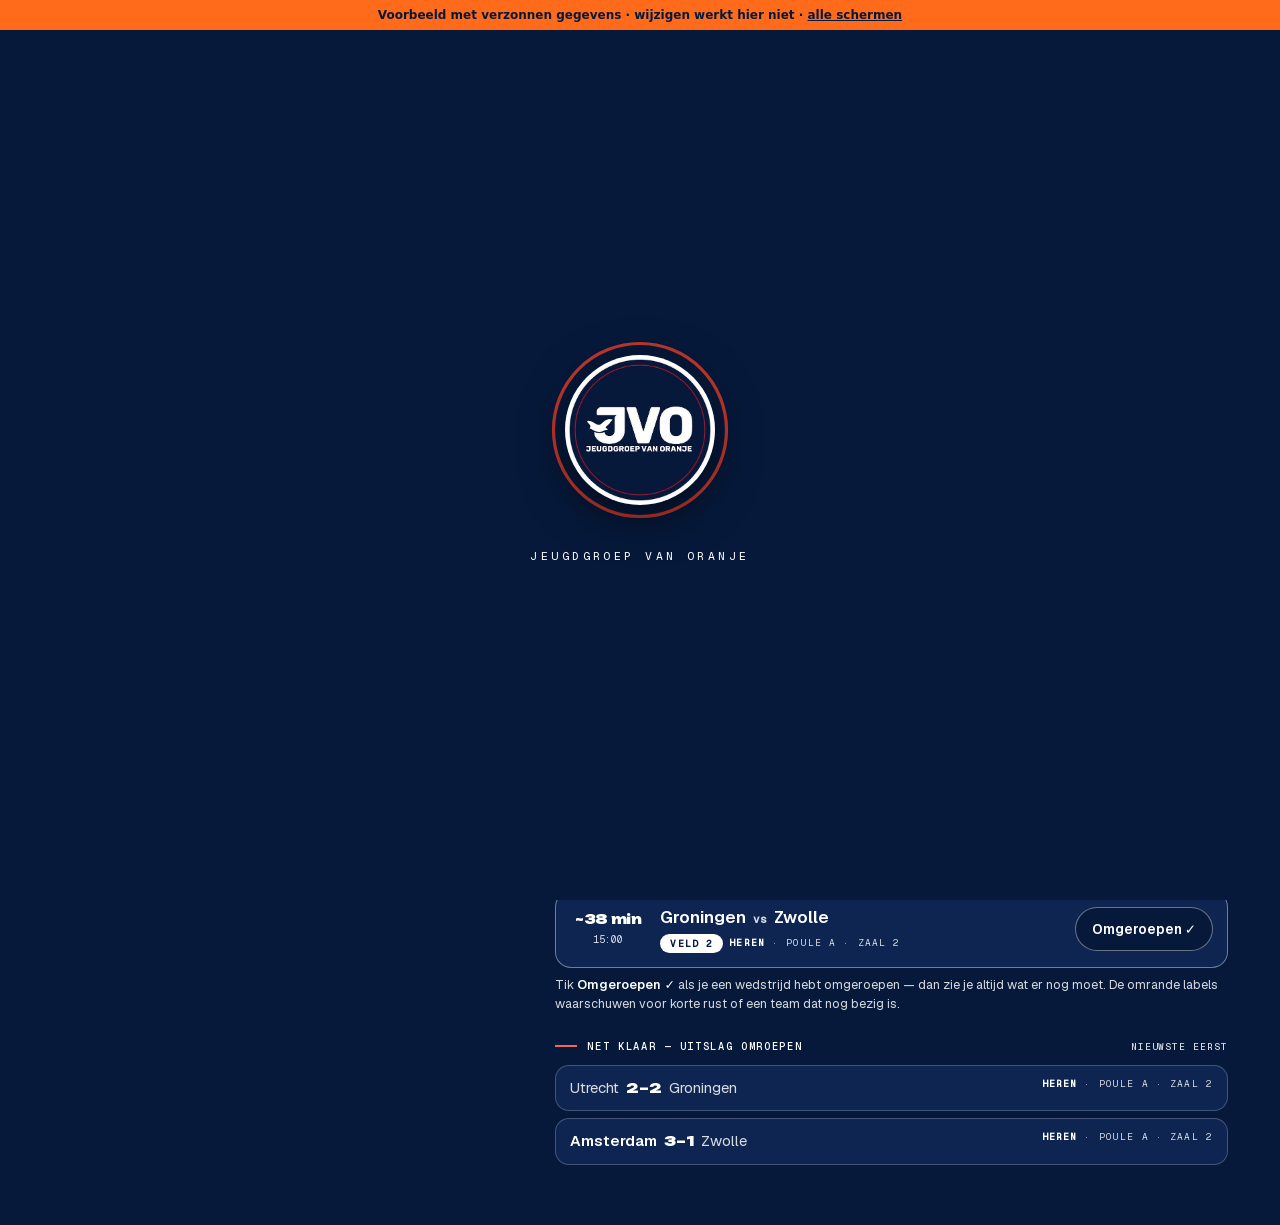
<file: omroep.html>
<!DOCTYPE html>
<html lang="nl" data-theme="sporthub" data-sport="voetbal" style="--sport-icoon:url('/sport/voetbal-klein.webp');--sport-icoon-groot:url('/sport/voetbal.webp');--werk-icoon:url('/sport/werk/megafoon-klein.webp');--werk-icoon-groot:url('/sport/werk/megafoon.webp')">
<head>
  <meta name="robots" content="noindex, nofollow">
  <script src="/voorbeeld.js"></script>
  <meta charset="UTF-8" />
  <meta name="viewport" content="width=device-width, initial-scale=1.0, viewport-fit=cover" />
  <script src="/jvo-loader.js"></script>
  <meta name="robots" content="noindex" />
  <title>Omroep — Benefiet Zaalvoetbal</title>
  <link rel="icon" type="image/png" href="/icons/favicon.png" />
  <meta name="theme-color" content="#06193A" />
  
  <link rel="stylesheet" href="/styles.css" />
  <style>
    body.om { background: var(--midnight); }
    .om-shell { max-width: 760px; margin: 0 auto; padding: 16px 14px 60px; }
    .om-top { display: flex; align-items: center; gap: 12px; padding: 4px 2px 14px; }
    /* het ECHTE JVO-logo als merkteken (tekst blijft als SR-label, visueel verborgen) */
    .om-badge { width: 38px; height: 38px; border-radius: 50%; background: url('/jvo-logo.jpg') center/cover, var(--midnight); display: flex; align-items: center; justify-content: center; color: transparent; font-size: 0; flex: none; }
    .om-top .t { font-family: var(--mono); font-size: 11px; letter-spacing: .14em; text-transform: uppercase; color: var(--ice-muted); }
    .om-top .t b { display: block; color: var(--ice); font-size: 13px; }
    .om-clock { margin-left: auto; font-family: var(--display); font-weight: 900; font-size: 26px; color: var(--gold-2); font-variant-numeric: tabular-nums; }
    .om-updated { font-family: var(--mono); font-size: 10px; letter-spacing: .1em; text-transform: uppercase; color: var(--ice-faint); text-align: right; margin: -8px 2px 12px; }

    .om-h { display: flex; align-items: center; gap: 9px; font-family: var(--mono); font-size: 11px; letter-spacing: .18em; text-transform: uppercase; color: var(--ember); margin: 20px 2px 10px; }
    .om-h .dot { width: 9px; height: 9px; border-radius: 50%; background: var(--success); animation: ompulse 1.6s infinite; }
    @keyframes ompulse { 50% { opacity: .45; } }
    .om-h .n { margin-left: auto; font-size: 10px; color: var(--ice-faint); letter-spacing: .06em; }

    /* NU BEZIG */
    .om-live { display: flex; flex-direction: column; gap: 9px; }
    .om-lv { display: grid; grid-template-columns: auto 1fr auto; align-items: center; gap: 14px; background: rgba(108,227,160,.07); border: 1px solid rgba(108,227,160,.45); border-radius: 14px; padding: 13px 16px; }
    .om-lv .veld { font-family: var(--mono); font-size: 11px; letter-spacing: .1em; text-transform: uppercase; color: var(--midnight); background: var(--success); border-radius: 8px; padding: 6px 10px; font-weight: 700; white-space: nowrap; }
    .om-lv .wie { min-width: 0; font-size: 18px; font-weight: 700; color: var(--ice); line-height: 1.35; }
    .om-lv .wie .sc { color: var(--gold-2); font-family: var(--display); font-weight: 900; font-size: 22px; margin: 0 8px; }
    .om-lv .wie .waar { display: block; font-family: var(--mono); font-size: 10px; letter-spacing: .08em; text-transform: uppercase; color: var(--ice-muted); font-weight: 400; margin-top: 3px; }
    .om-lv .klok { font-family: var(--display); font-weight: 900; font-size: 24px; color: var(--success); font-variant-numeric: tabular-nums; }
    .om-lv .klok.extra { color: var(--gold-2); }

    /* ZO OMROEPEN — de call-wachtrij */
    .om-queue { display: flex; flex-direction: column; gap: 10px; }
    .om-q { position: relative; overflow: hidden; display: grid; grid-template-columns: auto 1fr auto; align-items: center; gap: 14px;
      background: linear-gradient(160deg, #14294b, var(--midnight-2) 60%); border: 1px solid var(--line); border-radius: 14px; padding: 14px 16px; transition: opacity .2s, border-color .2s; }
    .om-q.eerst { border-color: rgba(255,179,71,.6); box-shadow: 0 10px 30px -14px rgba(255,140,40,.4); }
    .om-q .when { text-align: center; min-width: 74px; }
    .om-q .when .rel { font-family: var(--display); font-weight: 900; font-size: 21px; color: var(--gold-2); line-height: 1; white-space: nowrap; }
    .om-q .when .rel.nu { color: var(--success); }
    .om-q .when .abs { font-family: var(--mono); font-size: 10px; color: var(--ice-faint); margin-top: 4px; }
    .om-q .wie { min-width: 0; }
    .om-q .wie .teams { font-size: 19px; font-weight: 800; color: var(--ice); line-height: 1.3; }
    .om-q .wie .teams i { font-style: normal; color: var(--ice-faint); font-family: var(--mono); font-size: 12px; margin: 0 7px; }
    .om-q .wie .meta { display: flex; flex-wrap: wrap; gap: 6px; align-items: center; margin-top: 6px; }
    .om-q .veldchip { font-family: var(--mono); font-size: 10px; letter-spacing: .08em; text-transform: uppercase; color: var(--midnight); background: linear-gradient(135deg, var(--ember), var(--gold)); border-radius: 7px; padding: 3px 9px; font-weight: 700; }
    .om-q .waar { font-family: var(--mono); font-size: 10px; letter-spacing: .06em; text-transform: uppercase; color: var(--ice-muted); }
    .om-q .warn { font-family: var(--mono); font-size: 9.5px; letter-spacing: .04em; text-transform: uppercase; color: #FFD24D; background: rgba(255,210,77,.1); border: 1px solid rgba(255,210,77,.35); border-radius: 20px; padding: 2px 8px; }
    .om-q .warn.bezig { color: var(--success); background: rgba(108,227,160,.1); border-color: rgba(108,227,160,.35); }
    .om-q .ok { flex: none; background: var(--midnight-3); border: 1px solid var(--line-strong); color: var(--ice-muted); border-radius: 10px; padding: 10px 13px; font-family: var(--body); font-size: 13px; font-weight: 600; cursor: pointer; white-space: nowrap; }
    .om-q .ok:hover { color: var(--ice); border-color: var(--ice-faint); }
    .om-q.gedaan { opacity: .38; }
    .om-q.gedaan .ok { background: rgba(108,227,160,.14); color: var(--success); border-color: rgba(108,227,160,.4); }

    /* NET KLAAR */
    .om-done { display: flex; flex-direction: column; gap: 7px; }
    .om-d { display: grid; grid-template-columns: 1fr auto; gap: 12px; align-items: center; background: var(--midnight-2); border: 1px solid var(--line); border-radius: 11px; padding: 10px 15px; }
    .om-d .wie { font-size: 15.5px; color: var(--ice); }
    .om-d .wie .w { font-weight: 800; color: var(--gold-2); }
    .om-d .wie .sc { font-family: var(--display); font-weight: 900; margin: 0 7px; color: var(--ice); }
    .om-d .wie .np { font-family: var(--mono); font-size: 11px; color: var(--ice-muted); }
    .om-d .waar { font-family: var(--mono); font-size: 10px; letter-spacing: .06em; text-transform: uppercase; color: var(--ice-faint); white-space: nowrap; }

    .om-empty { text-align: center; color: var(--ice-muted); padding: 26px 10px; font-size: 14px; background: var(--midnight-2); border: 1px dashed var(--line); border-radius: 12px; }
    .om-hint { font-size: 12px; color: var(--ice-muted); margin: 6px 2px 0; }
    @media (max-width: 560px) {
      .om-q { grid-template-columns: auto 1fr; }
      .om-q .ok { grid-column: 1 / -1; }
      .om-lv .wie { font-size: 16px; }
      .om-q .wie .teams { font-size: 17px; }
    }

    /* presentator-knop */
    .om-tv-btn { margin-left: auto; background: transparent; color: var(--gold-2); border: 1px solid var(--line-strong); border-radius: 9px;
      padding: 8px 12px; font-family: var(--mono); font-size: 11px; letter-spacing: .06em; cursor: pointer; white-space: nowrap; }
    .om-tv-btn:hover { border-color: var(--gold); color: var(--gold); }
    .om-top .om-clock { margin-left: 12px; }

    /* LEES DIT VOOR — kant-en-klare omroep-zin */
    .om-prompt { display: none; margin: 0 0 6px; background: linear-gradient(160deg, rgba(255,179,71,.14), var(--midnight-2) 70%);
      border: 1px solid rgba(255,179,71,.4); border-left: 4px solid var(--gold); border-radius: 14px; padding: 14px 17px; }
    .om-prompt.has { display: block; }
    .om-prompt .om-prompt-lbl { font-family: var(--mono); font-size: 10px; letter-spacing: .16em; text-transform: uppercase; color: var(--gold); margin-bottom: 6px; }
    .om-prompt .om-prompt-txt { font-size: 20px; line-height: 1.4; color: var(--ice); font-weight: 500; }
    .om-prompt .om-prompt-txt b { color: var(--gold-2); font-weight: 800; }

    /* momenten-strook — roep dit meteen om */
    .om-moments { display: none; flex-direction: column; gap: 7px; margin: 0 0 12px; }
    .om-moments.has { display: flex; }
    .om-moment { border-radius: 12px; padding: 12px 16px; font-size: 17px; font-weight: 700; line-height: 1.35; color: var(--ice);
      background: var(--midnight-2); border: 1px solid var(--line-strong); border-left: 4px solid var(--ice-faint); }
    .om-moment.headline { border-left-color: var(--gold); background: linear-gradient(160deg, rgba(255,179,71,.16), var(--midnight-2) 70%); color: var(--gold-2); }
    .om-moment.result { border-left-color: var(--success); }
    .om-moment.lead { border-left-color: var(--sb-pop, #2FD4C4); }
    @media (prefers-reduced-motion: no-preference) {
      .om-moment { animation: om-moment-in .34s cubic-bezier(.16,1,.3,1); }
      @keyframes om-moment-in { from { opacity: 0; transform: translateY(-8px); } to { opacity: 1; transform: none; } }
    }
    @media (prefers-reduced-motion: reduce) {
      .om-h .dot { animation: none; }
    }

    /* ── hub-modus: alle sporten (alleen zichtbaar bij meer dan één sport) ── */
    .om-filter { display: flex; flex-wrap: wrap; gap: 8px; margin: 0 0 14px; }
    .om-filter[hidden], .om-pauze[hidden] { display: none; }
    .om-chip { flex: none; display: inline-flex; align-items: center; gap: 7px; min-height: 44px; padding: 0 15px; border-radius: 999px; background: var(--midnight-2); border: 1px solid var(--line-strong); color: var(--ice-muted); font-family: var(--body); font-size: 14px; font-weight: 600; cursor: pointer; white-space: nowrap; }
    .om-chip img { width: 20px; height: 20px; object-fit: contain; }
    .om-chip:hover { color: var(--ice); border-color: var(--ice-faint); }
    .om-chip[aria-pressed="true"] { background: var(--gold-2); border-color: var(--gold-2); color: var(--midnight); }
    .om-chip-stil { font-family: var(--mono); font-size: 9.5px; letter-spacing: .08em; text-transform: uppercase; border: 1px solid currentColor; border-radius: 20px; padding: 1px 7px; }
    .om-pauze { display: flex; flex-direction: column; gap: 7px; margin: 0 0 12px; }
    .om-pauze-rij { display: flex; align-items: baseline; gap: 12px; background: rgba(255,210,77,.1); border: 1px solid rgba(255,210,77,.45); border-radius: 12px; padding: 12px 16px; font-size: 15.5px; line-height: 1.4; color: var(--ice); }
    .om-pauze-rij b { font-weight: 800; }
    .om-pauze-lbl { flex: none; font-family: var(--mono); font-size: 10px; letter-spacing: .14em; text-transform: uppercase; color: #FFD24D; }
    .om-sp { color: var(--ice); font-weight: 700; }
    .om-sets { font-family: var(--mono); font-size: 12px; font-weight: 400; color: var(--ice-muted); white-space: nowrap; }
    .om-q.stil { opacity: .6; }
    .om-q.stil .when .rel { color: #FFD24D; }
    body.om-hub .om-d { align-items: start; }
    body.om-hub .om-d .waar { white-space: normal; text-align: right; }
    @media (max-width: 560px) {
      .om-filter { flex-wrap: nowrap; overflow-x: auto; margin: 0 -14px 14px; padding: 0 14px 2px; scrollbar-width: none; -webkit-overflow-scrolling: touch; }
      .om-filter::-webkit-scrollbar { display: none; }
      .om-pauze-rij { flex-direction: column; gap: 4px; }
    }
    body.om-tv .om-chip { min-height: 52px; font-size: 17px; padding: 0 20px; }
    body.om-tv .om-chip img { width: 26px; height: 26px; }
    body.om-tv .om-pauze-rij { font-size: 22px; padding: 16px 20px; }
    body.om-tv .om-pauze-lbl, body.om-tv .om-sets { font-size: 13px; }

    /* presentator-modus: alles groter voor op afstand */
    body.om-tv .om-shell { max-width: 1100px; }
    body.om-tv .om-prompt .om-prompt-txt { font-size: 30px; }
    body.om-tv .om-moment { font-size: 24px; padding: 16px 20px; }
    body.om-tv .om-lv .wie { font-size: 26px; }
    body.om-tv .om-lv .wie .sc { font-size: 32px; }
    body.om-tv .om-lv .klok, body.om-tv .om-q .when .rel { font-size: 30px; }
    body.om-tv .om-q .wie .teams { font-size: 26px; }
    body.om-tv .om-d .wie { font-size: 20px; }
    body.om-tv .om-h { font-size: 13px; }
  </style>
  <link rel="stylesheet" href="/thema-sporthub.css" />
  <link rel="stylesheet" href="/thema-sporthub-beheer.css" />
</head>
<body class="om">
  <div class="om-shell">
    <div class="om-top">
      <div class="om-badge">JVO</div>
      <div class="t">Omroep · presentator<b>Wie roep je nu om?</b></div>
      <button type="button" class="om-tv-btn" id="om-tv-btn">◲ Grote letters</button>
      <div class="om-clock" id="om-clock">--:--</div>
    </div>
    <div class="om-updated" id="om-updated">Laden…</div>

    <!-- hub-modus (meerdere sporten): sportfilter + sporten die stilliggen. Leeg en
         verborgen bij één sport; omroep.js vult ze. -->
    <div class="om-filter" id="om-filter" role="group" aria-label="Kies welke sporten je volgt" hidden></div>
    <div class="om-pauze" id="om-pauze" aria-live="polite" hidden></div>

    <!-- .om-cols/.om-col: op een laptop (stijl 'sporthub') twee kolommen; verder zonder effect (display: contents). -->
    <div class="om-cols" style="display:contents"><div class="om-col" style="display:contents">
    <!-- momenten-strook: roep dit meteen om (doelpunt, uitslag, kampioen …) -->
    <div class="om-moments" id="om-moments" aria-live="polite"></div>

    <!-- kant-en-klare omroep-zin voor de eerstvolgende wedstrijd -->
    <div class="om-prompt" id="om-prompt" aria-live="polite"></div>

    <div class="om-h"><span class="dot"></span>Nu bezig<span class="n" id="om-live-n"></span></div>
    <div class="om-live" id="om-live"><div class="om-empty">Nog geen wedstrijden bezig.</div></div>

    </div><div class="om-col" style="display:contents">
    <div class="om-h">Zo omroepen<span class="n" id="om-queue-n">op verwachte aftrap — schuift mee met uitloop</span></div>
    <div class="om-queue" id="om-queue"><div class="om-empty">Geen aankomende wedstrijden.</div></div>
    <div class="om-hint">Tik <b>Omgeroepen ✓</b> als je een wedstrijd hebt omgeroepen — dan zie je altijd wat er nog moet. De omrande labels waarschuwen voor korte rust of een team dat nog bezig is.</div>

    <div class="om-h">Net klaar — uitslag omroepen<span class="n" id="om-done-n"></span></div>
    <div class="om-done" id="om-done"><div class="om-empty">Nog geen uitslagen.</div></div>
    </div></div>
  </div>

  <script src="/offline-ui.js"></script>
  <script src="/register-sw.js"></script>
  <script src="/omroep.js"></script>
</body>
</html>
</file>
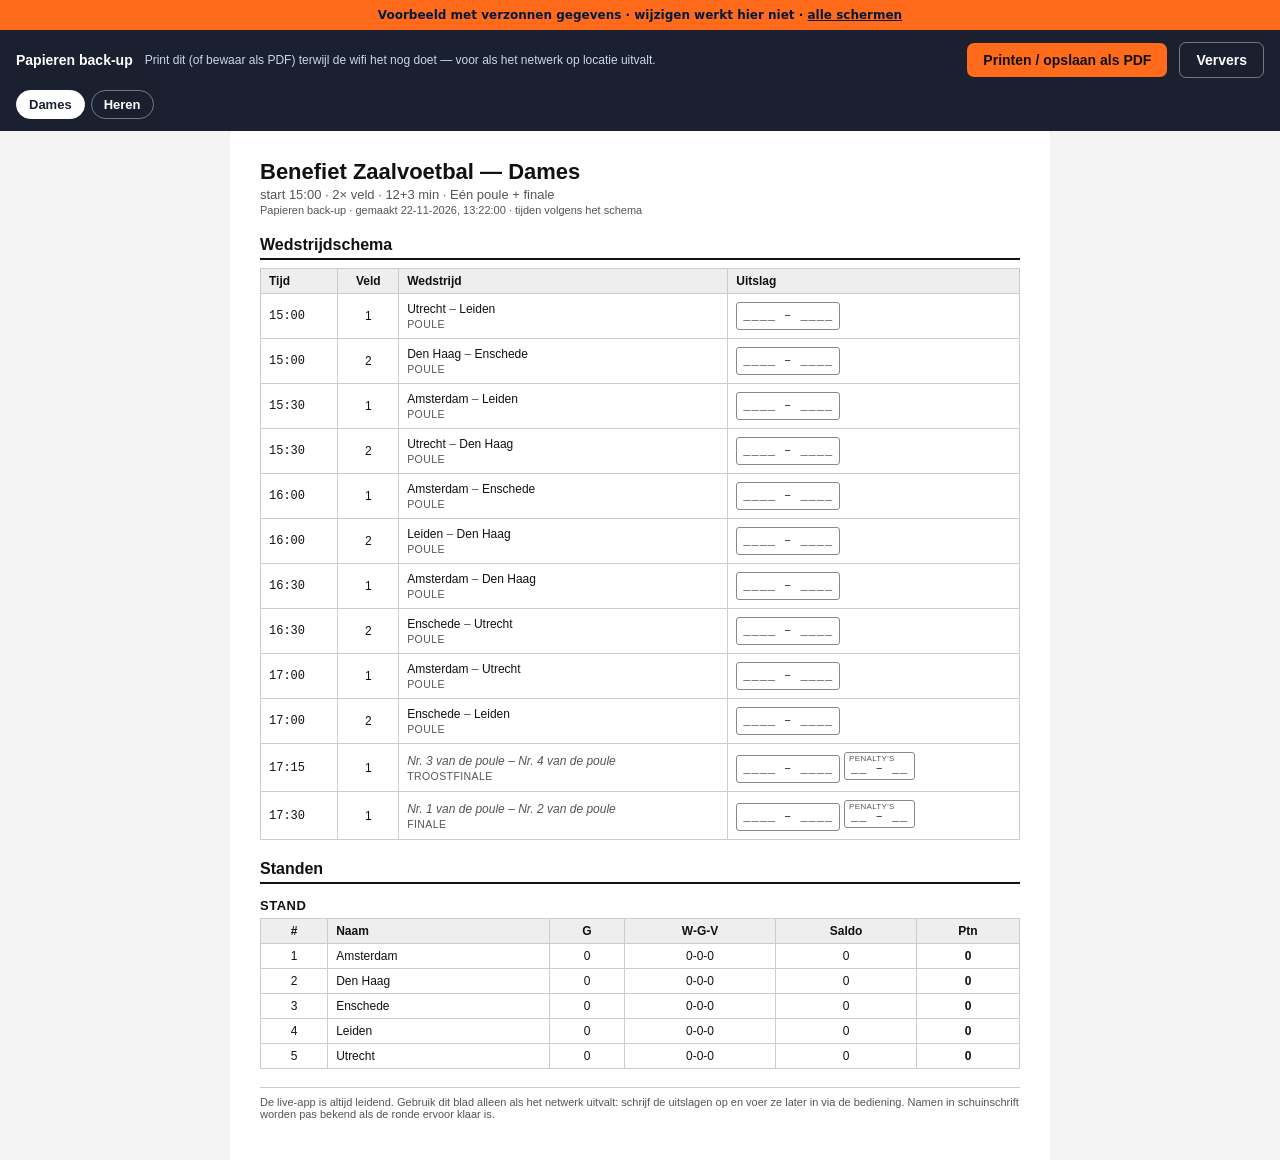
<file: print.html>
<!DOCTYPE html>
<html lang="nl">
<head>
  <meta name="robots" content="noindex, nofollow">
  <script src="/voorbeeld.js"></script>
  <meta charset="UTF-8" />
  <meta name="viewport" content="width=device-width, initial-scale=1.0" />
  <title>Programma &amp; standen — Benefiet Zaalvoetbal</title>
  <style>
    /* Print-first: black on white, readable on paper, sane page breaks. The
       on-screen view is just a preview of what prints. */
    :root { --line: #888; --line-soft: #ccc; --head: #111; --muted: #555; }
    * { box-sizing: border-box; }
    body { margin: 0; background: #f4f4f4; color: #111; font-family: -apple-system, BlinkMacSystemFont, 'Segoe UI', Arial, sans-serif; font-size: 13px; }
    .page { max-width: 820px; margin: 0 auto; background: #fff; padding: 24px 30px 40px; }
    .toolbar { position: sticky; top: 0; background: #1a2030; color: #fff; padding: 12px 16px; display: flex; gap: 12px; align-items: center; flex-wrap: wrap; }
    .toolbar b { font-size: 14px; }
    .toolbar .sp { flex: 1; }
    .btn { background: #FF6B1A; color: #111; border: none; border-radius: 7px; padding: 9px 16px; font-size: 14px; font-weight: 700; cursor: pointer; }
    .btn.ghost { background: transparent; color: #fff; border: 1px solid rgba(255,255,255,.4); }
    .hint { color: #cdd6e6; font-size: 12px; }

    h1 { font-size: 22px; margin: 4px 0 2px; }
    .sub { color: var(--muted); font-size: 13px; margin-bottom: 2px; }
    .gen { color: var(--muted); font-size: 11px; margin-bottom: 18px; }
    h2 { font-size: 16px; margin: 20px 0 8px; border-bottom: 2px solid #111; padding-bottom: 4px; }
    h3 { font-size: 13px; margin: 14px 0 5px; color: var(--head); text-transform: uppercase; letter-spacing: .04em; }

    table { width: 100%; border-collapse: collapse; margin-bottom: 12px; }
    th, td { border: 1px solid var(--line-soft); padding: 5px 8px; text-align: left; font-size: 12px; }
    th { background: #eee; font-weight: 700; }
    td.c, th.c { text-align: center; }
    td.t { font-family: 'Courier New', monospace; white-space: nowrap; }
    .res { font-family: 'Courier New', monospace; letter-spacing: .12em; color: #333; white-space: nowrap; }
    .ph { color: var(--muted); font-style: italic; }
    .poule { page-break-inside: avoid; }
    .empty { color: var(--muted); padding: 30px 0; text-align: center; }
    /* sport-hub: sportkeuze in de balk + invulvakjes (per set) */
    .sporten { display: flex; gap: 6px; flex-wrap: wrap; flex-basis: 100%; }
    .sporten[hidden] { display: none; }
    .sporten a { color: #fff; text-decoration: none; border: 1px solid rgba(255,255,255,.4); border-radius: 999px; padding: 6px 12px; font-size: 13px; font-weight: 600; }
    .sporten a[aria-current="page"] { background: #fff; color: #1a2030; border-color: #fff; }
    .sporten a:focus-visible, .btn:focus-visible { outline: 3px solid #fff; outline-offset: 2px; }
    .schema td { padding: 7px 8px; vertical-align: middle; }
    .schema tr { page-break-inside: avoid; }
    .schema .rl { color: var(--muted); font-size: 10.5px; text-transform: uppercase; letter-spacing: .04em; margin-top: 2px; }
    .schema td.uit { white-space: nowrap; }
    .vak { display: inline-block; font-family: 'Courier New', monospace; letter-spacing: .08em; color: #333; border: 1px solid var(--line); border-radius: 3px; padding: 9px 6px 3px; margin: 1px 4px 1px 0; position: relative; min-width: 64px; text-align: center; }
    .vak i { position: absolute; top: 1px; left: 4px; font: normal 8px -apple-system, Arial, sans-serif; letter-spacing: .04em; text-transform: uppercase; color: var(--muted); }
    .vak.tot { border-width: 2px; border-color: #111; }
    .vak:not(:has(i)) { padding-top: 6px; padding-bottom: 6px; }
    .setjes { color: var(--muted); font-size: 11px; }
    .note { color: var(--muted); font-size: 11px; margin-top: 18px; border-top: 1px solid var(--line-soft); padding-top: 8px; }

    @media print {
      body { background: #fff; font-size: 12px; }
      .toolbar { display: none; }
      .page { max-width: none; margin: 0; padding: 0 6mm; }
      h2 { page-break-after: avoid; }
      .poule, .ko-round { page-break-inside: avoid; }
      a { color: #111; text-decoration: none; }
    }
  </style>
</head>
<body>
  <div class="toolbar">
    <b>Papieren back-up</b>
    <span class="hint">Print dit (of bewaar als PDF) terwijl de wifi het nog doet — voor als het netwerk op locatie uitvalt.</span>
    <span class="sp"></span>
    <button class="btn" id="print-btn">Printen / opslaan als PDF</button>
    <button class="btn ghost" id="refresh-btn">Ververs</button>
    <nav class="sporten" id="sporten" aria-label="Kies een sport" hidden></nav>
  </div>
  <!-- data-event-name: server-gevulde terugval voor als de toernooi-data geen evenementnaam meestuurt. -->
  <div class="page" id="page" data-event-name="Benefiet Zaalvoetbal"><div class="empty">Laden…</div></div>

  <script src="/print.js"></script>
</body>
</html>
</file>
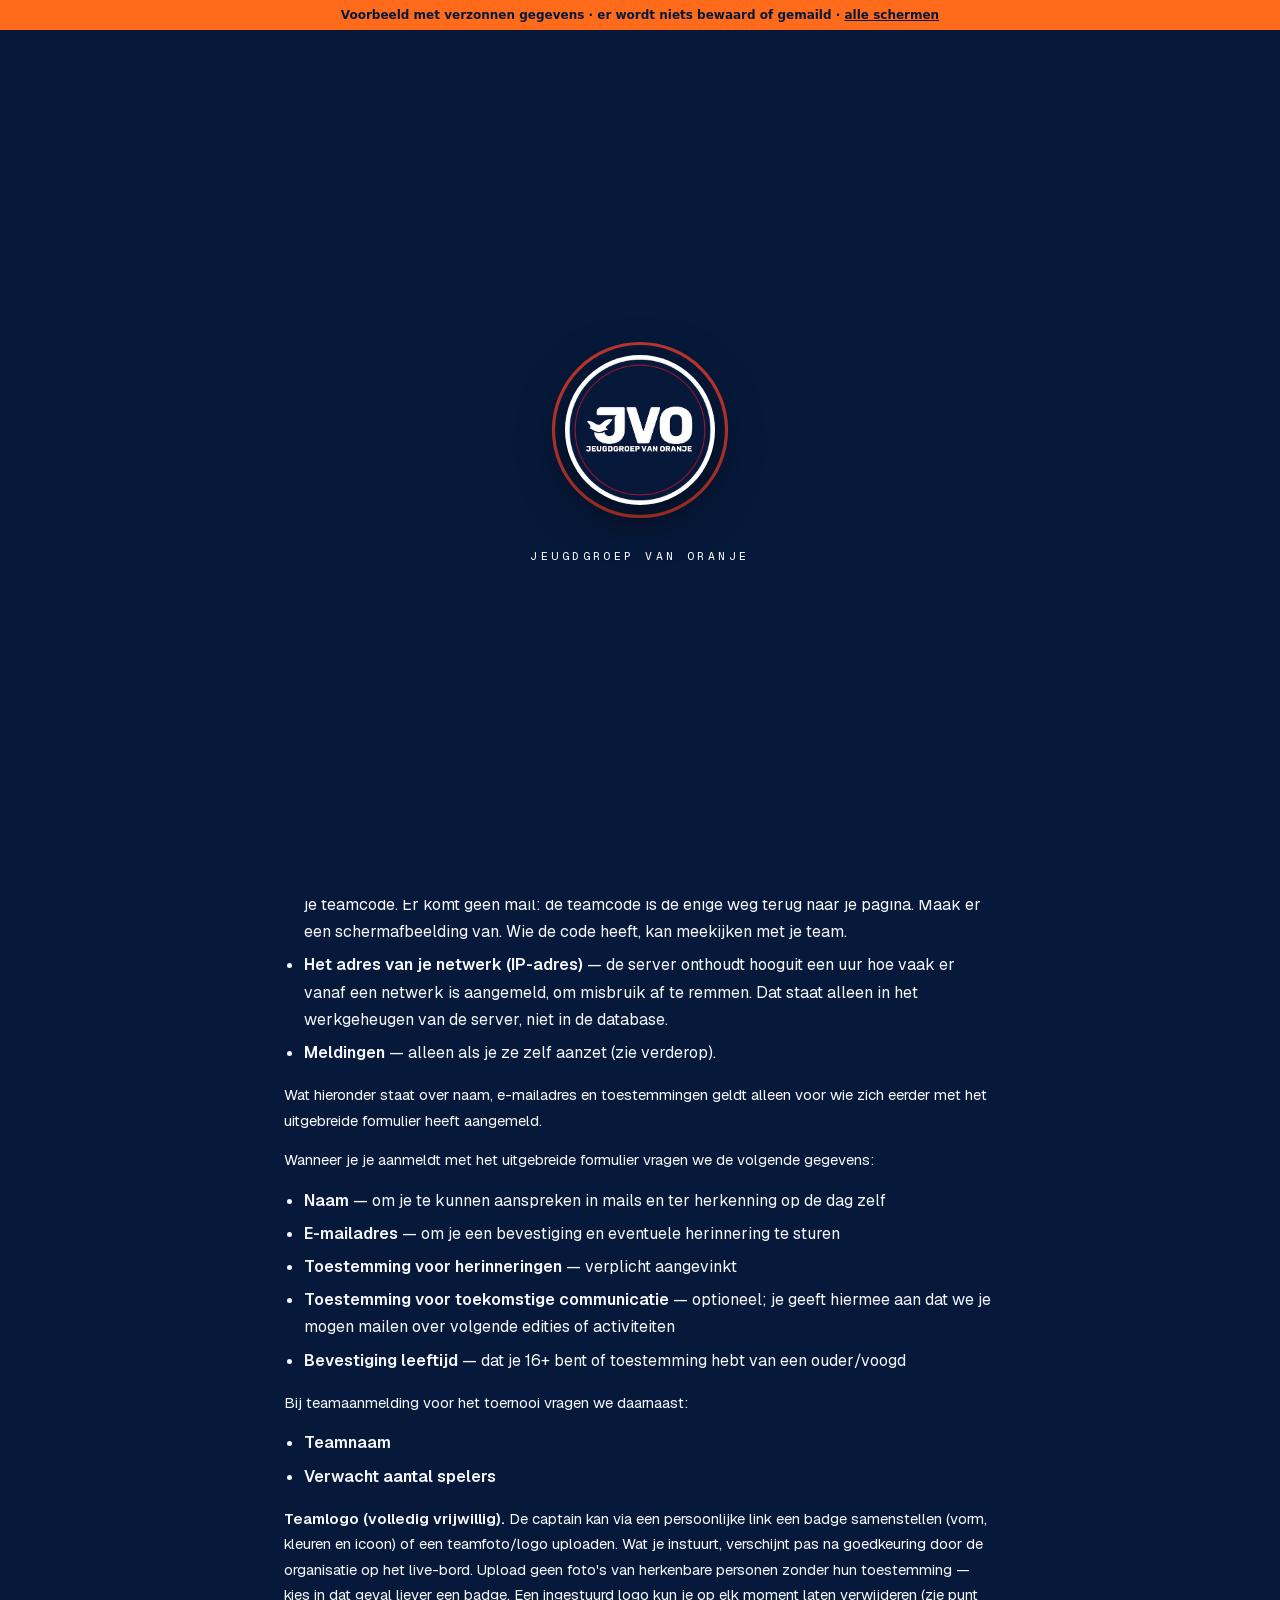
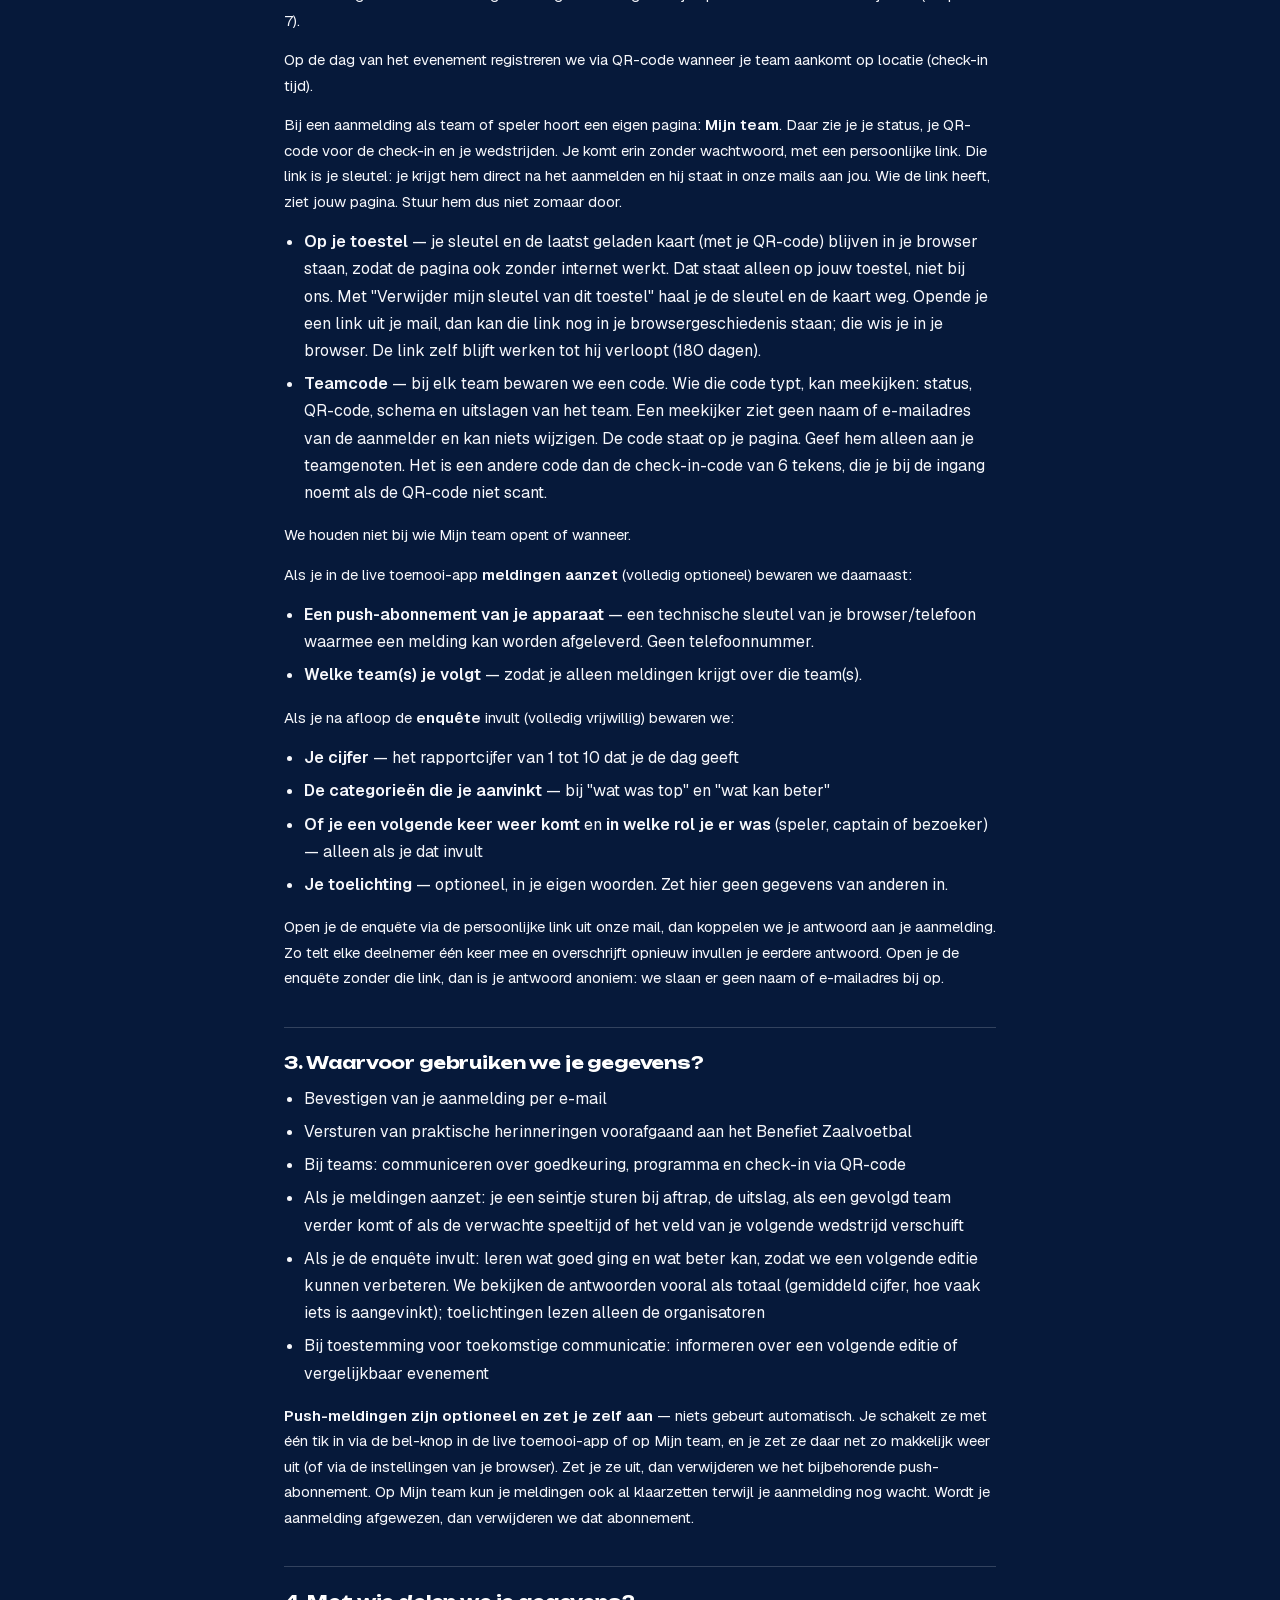
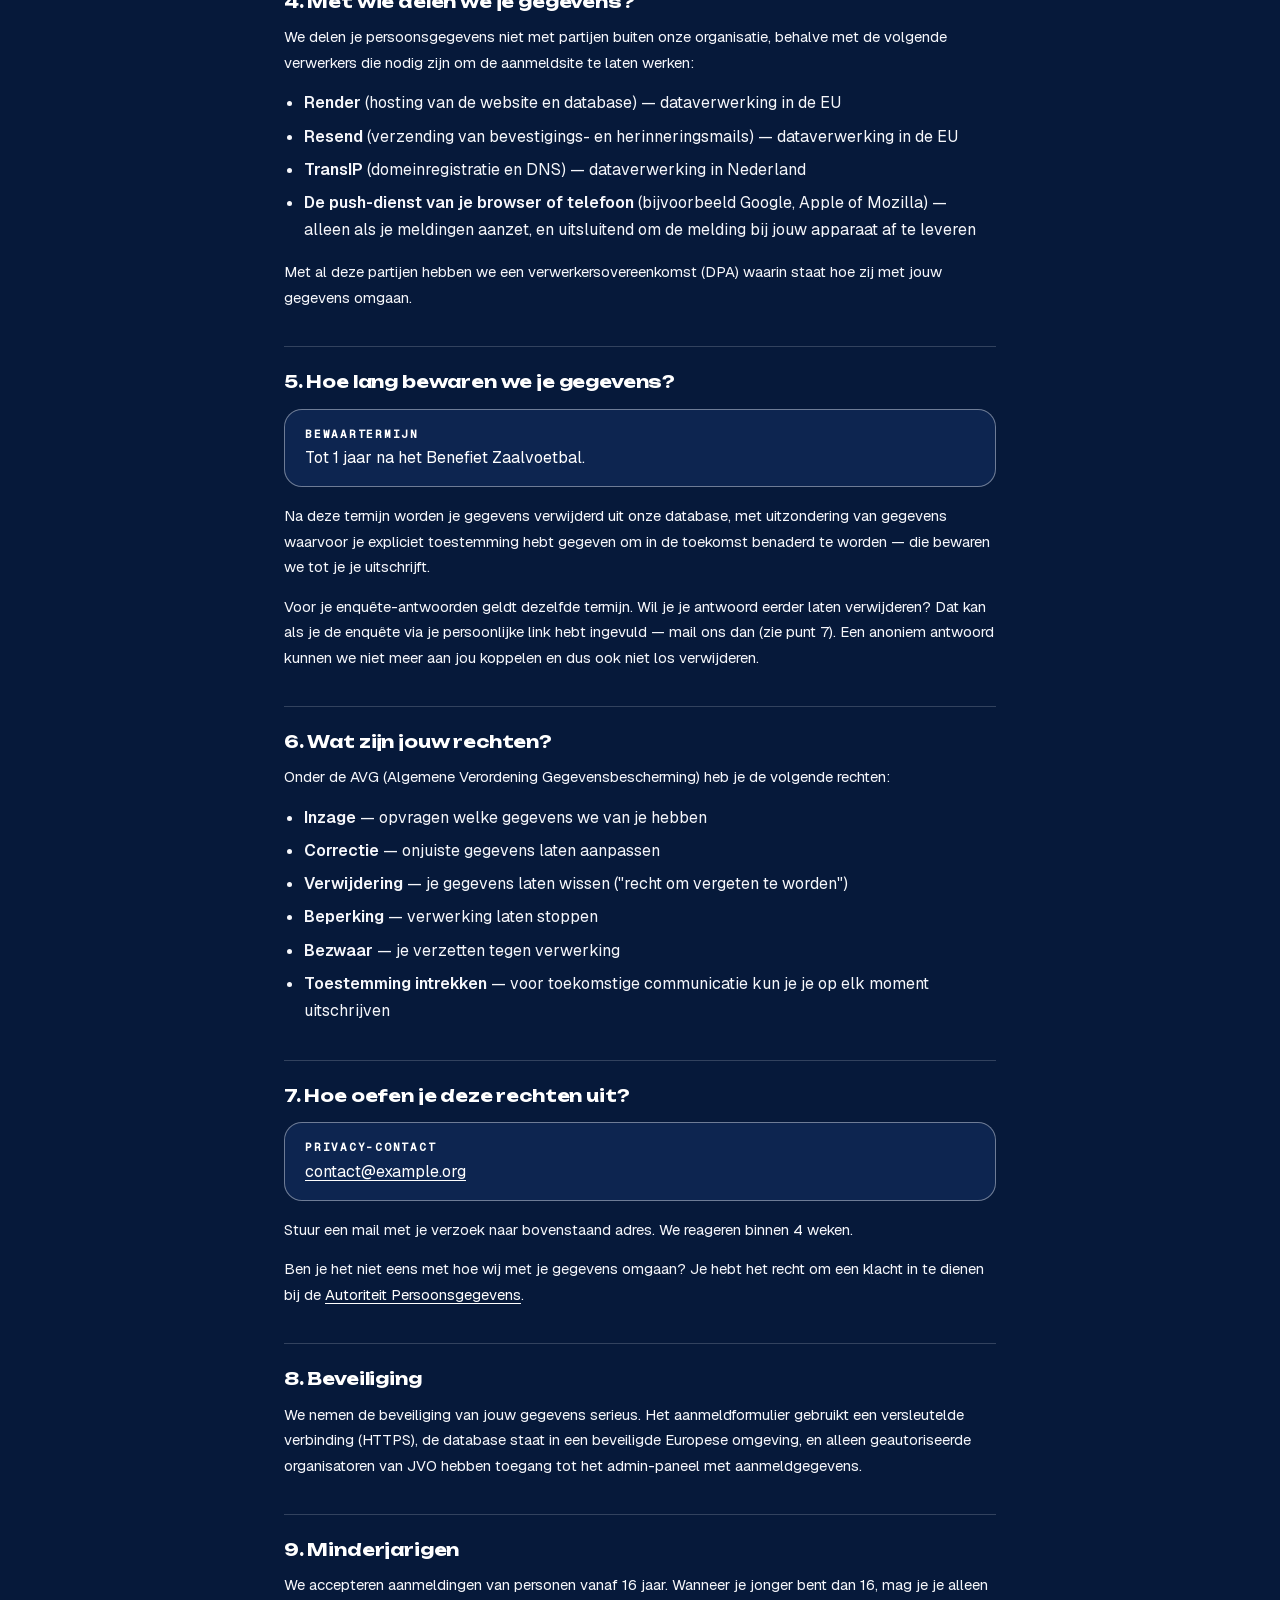
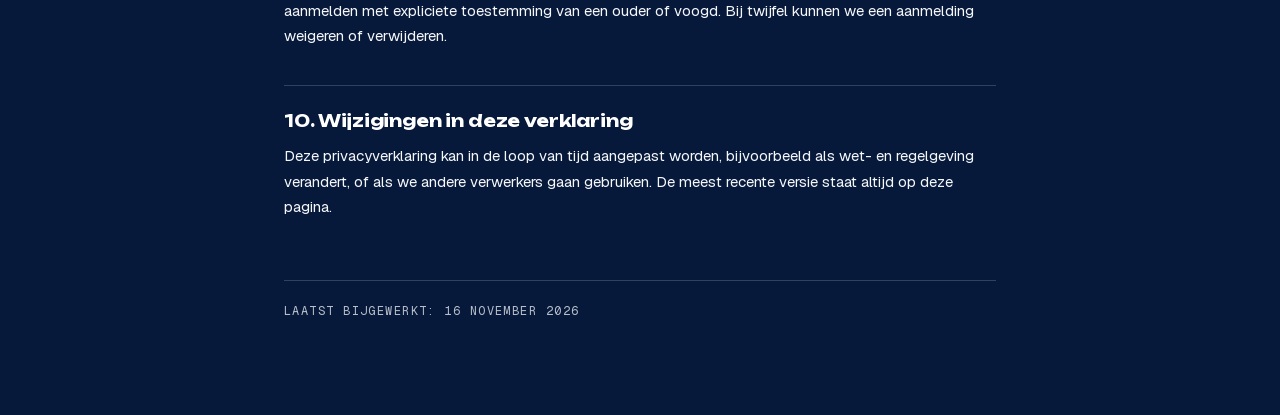
<file: privacy.html>
<!DOCTYPE html>
<html lang="nl" data-theme="sporthub" data-sport="voetbal" style="--sport-icoon:url('/sport/voetbal-klein.webp');--sport-icoon-groot:url('/sport/voetbal.webp')">
<head>
  <meta name="robots" content="noindex, nofollow">
  <script src="/voorbeeld.js"></script>
  <meta charset="UTF-8" />
  <meta name="viewport" content="width=device-width, initial-scale=1.0" />
  <script src="/jvo-loader.js"></script>
  <meta name="robots" content="noindex,nofollow" />
  <title>Privacyverklaring — Benefiet Zaalvoetbal</title>
  <link rel="stylesheet" href="/styles.css" />
  <link rel="stylesheet" href="/refined.css" />
  <link rel="icon" type="image/png" href="/icons/favicon.png" />
  <meta name="theme-color" content="#06193A" /><script src="/sh-beweging.js" defer></script>
  
  <style>
    .privacy-page {
      max-width: 760px;
      margin: 0 auto;
      padding: 60px 24px 80px;
    }
    .privacy-page h1 {
      font-family: var(--display);
      font-size: 48px;
      letter-spacing: -0.02em;
      line-height: 1.05;
      margin: 0 0 8px;
    }
    .privacy-page .lead {
      font-size: 17px;
      color: var(--ice-muted);
      margin: 0 0 40px;
      line-height: 1.5;
    }
    .privacy-page h2 {
      font-family: var(--display);
      font-size: 24px;
      text-transform: uppercase;
      letter-spacing: 0.02em;
      color: var(--gold-2);
      margin: 36px 0 12px;
      padding-top: 24px;
      border-top: 1px solid var(--line);
    }
    .privacy-page h2:first-of-type {
      border-top: none;
      padding-top: 0;
    }
    .privacy-page p {
      line-height: 1.7;
      color: var(--ice);
      margin: 0 0 14px;
      font-size: 15px;
    }
    .privacy-page ul {
      padding-left: 20px;
      margin: 0 0 16px;
    }
    .privacy-page li {
      line-height: 1.7;
      color: var(--ice);
      margin-bottom: 6px;
    }
    .privacy-page a {
      color: var(--gold);
      text-decoration: underline;
    }
    .privacy-page a:hover {
      color: var(--ember-2);
    }
    .privacy-page .placeholder {
      background: rgba(255, 179, 71, 0.1);
      border: 1px solid rgba(255, 179, 71, 0.3);
      color: var(--gold-2);
      padding: 2px 8px;
      border-radius: 4px;
      font-family: var(--mono);
      font-size: 13px;
      letter-spacing: 0.05em;
    }
    .privacy-page .meta-block {
      background: rgba(255, 179, 71, 0.06);
      border: 1px solid rgba(255, 179, 71, 0.28);
      padding: 16px 20px;
      margin: 16px 0;
      border-radius: 10px;
    }
    .privacy-page .meta-block strong {
      display: block;
      font-family: var(--mono);
      font-size: 11px;
      letter-spacing: 0.14em;
      text-transform: uppercase;
      color: var(--gold);
      margin-bottom: 4px;
    }
    .privacy-page .last-updated {
      font-family: var(--mono);
      font-size: 12px;
      letter-spacing: 0.12em;
      text-transform: uppercase;
      color: var(--ice-faint);
      margin-top: 60px;
      padding-top: 20px;
      border-top: 1px solid var(--line);
    }
    .back-link {
      font-family: var(--mono);
      font-size: 12px;
      letter-spacing: 0.12em;
      text-transform: uppercase;
      color: var(--ice-muted);
      text-decoration: none;
      margin-bottom: 30px;
      display: inline-block;
    }
    .back-link:hover {
      color: var(--ember-2);
    }
  </style>
  <link rel="stylesheet" href="/thema-sporthub.css" />
</head>
<body>
  <canvas class="fx-embers" data-fx-embers aria-hidden="true"></canvas>
  <div class="privacy-page">

    <a href="/" class="back-link" data-fx-reveal>← Terug naar aanmelden</a>

    <h1 data-fx-reveal style="--i:1">Privacyverklaring</h1>
    <p class="lead" data-fx-reveal style="--i:2">
      Deze privacyverklaring beschrijft welke persoonsgegevens we verzamelen
      wanneer je je aanmeldt voor het Benefiet Zaalvoetbal, waarom we dat doen, en
      welke rechten je hebt.
    </p>

    <h2>1. Wie zijn wij?</h2>

    <div class="meta-block">
      <strong>Verwerkingsverantwoordelijke</strong>
      <span>
        <b>Jeugdgroep van Oranje — Enschede (JVO Enschede)</b><br/>
        Het Bijvank 93, Enschede<br/>
        E-mail: <a href="mailto:contact@example.org">contact@example.org</a>
      </span>
    </div>

    <p>
      Jeugdgroep van Oranje in Enschede organiseert het Benefiet Zaalvoetbal.
      JVO Enschede beslist zelfstandig over welke gegevens worden verzameld,
      hoe lang ze worden bewaard en hoe ze worden gebruikt. Voor vragen over
      jouw gegevens kun je terecht bij bovenstaand e-mailadres.
    </p>

    <h2>2. Welke gegevens verzamelen we?</h2>
    
    <p>
      <strong>Aanmelden met alleen je stad.</strong> Voor het Benefiet Zaalvoetbal vragen we bij het
      aanmelden alleen je stad en je categorie.
      We vragen en bewaren daarbij geen naam, geen e-mailadres en geen andere persoonsgegevens.
    </p>
    <ul>
      <li><strong>Wat we bewaren</strong> — de naam die je invult (die komt als teamnaam op het bord en in het schema), je categorie en het moment van aanmelden. Vul dus alleen de naam van je stad in, geen naam van een persoon.</li>
      <li><strong>Je sleutel en je teamcode</strong> — na het aanmelden staat je sleutel op je eigen toestel en zie je je teamcode. Er komt geen mail: de teamcode is de enige weg terug naar je pagina. Maak er een schermafbeelding van. Wie de code heeft, kan meekijken met je team.</li>
      <li><strong>Het adres van je netwerk (IP-adres)</strong> — de server onthoudt hooguit een uur hoe vaak er vanaf een netwerk is aangemeld, om misbruik af te remmen. Dat staat alleen in het werkgeheugen van de server, niet in de database.</li>
      <li><strong>Meldingen</strong> — alleen als je ze zelf aanzet (zie verderop).</li>
    </ul>
    <p>
      Wat hieronder staat over naam, e-mailadres en toestemmingen geldt alleen voor wie zich
      eerder met het uitgebreide formulier heeft aangemeld.
    </p>
    
    <p>Wanneer je je aanmeldt met het uitgebreide formulier vragen we de volgende gegevens:</p>
    <ul>
      <li><strong>Naam</strong> — om je te kunnen aanspreken in mails en ter herkenning op de dag zelf</li>
      <li><strong>E-mailadres</strong> — om je een bevestiging en eventuele herinnering te sturen</li>
      <li><strong>Toestemming voor herinneringen</strong> — verplicht aangevinkt</li>
      <li><strong>Toestemming voor toekomstige communicatie</strong> — optioneel; je geeft hiermee aan dat we je mogen mailen over volgende edities of activiteiten</li>
      <li><strong>Bevestiging leeftijd</strong> — dat je 16+ bent of toestemming hebt van een ouder/voogd</li>
    </ul>

    <p>Bij teamaanmelding voor het toernooi vragen we daarnaast:</p>
    <ul>
      <li><strong>Teamnaam</strong></li>
      <li><strong>Verwacht aantal spelers</strong></li>
    </ul>

    <p>
      <strong>Teamlogo (volledig vrijwillig).</strong> De captain kan via een persoonlijke
      link een badge samenstellen (vorm, kleuren en icoon) of een teamfoto/logo uploaden.
      Wat je instuurt, verschijnt pas na goedkeuring door de organisatie op het live-bord.
      Upload geen foto's van herkenbare personen zonder hun toestemming — kies in dat geval
      liever een badge. Een ingestuurd logo kun je op elk moment laten verwijderen (zie punt 7).
    </p>

    <p>
      Op de dag van het evenement registreren we via QR-code wanneer je team
      aankomt op locatie (check-in tijd).
    </p>

    <p>
      Bij een aanmelding als team of speler hoort een eigen pagina: <strong>Mijn team</strong>.
      Daar zie je je status, je QR-code voor de check-in en je wedstrijden. Je komt erin
      zonder wachtwoord, met een persoonlijke link. Die link is je sleutel: je krijgt hem
      direct na het aanmelden en hij staat in onze mails aan jou. Wie de link heeft, ziet
      jouw pagina. Stuur hem dus niet zomaar door.
    </p>
    <ul>
      <li><strong>Op je toestel</strong> — je sleutel en de laatst geladen kaart (met je QR-code) blijven in je browser staan, zodat de pagina ook zonder internet werkt. Dat staat alleen op jouw toestel, niet bij ons. Met "Verwijder mijn sleutel van dit toestel" haal je de sleutel en de kaart weg. Opende je een link uit je mail, dan kan die link nog in je browsergeschiedenis staan; die wis je in je browser. De link zelf blijft werken tot hij verloopt (180 dagen).</li>
      <li><strong>Teamcode</strong> — bij elk team bewaren we een code. Wie die code typt, kan meekijken: status, QR-code, schema en uitslagen van het team. Een meekijker ziet geen naam of e-mailadres van de aanmelder en kan niets wijzigen. De code staat op je pagina. Geef hem alleen aan je teamgenoten. Het is een andere code dan de check-in-code van 6 tekens, die je bij de ingang noemt als de QR-code niet scant.</li>
      
    </ul>
    <p>We houden niet bij wie Mijn team opent of wanneer.</p>

    <p>Als je in de live toernooi-app <strong>meldingen aanzet</strong> (volledig optioneel) bewaren we daarnaast:</p>
    <ul>
      <li><strong>Een push-abonnement van je apparaat</strong> — een technische sleutel van je browser/telefoon waarmee een melding kan worden afgeleverd. Geen telefoonnummer.</li>
      <li><strong>Welke team(s) je volgt</strong> — zodat je alleen meldingen krijgt over die team(s).</li>
    </ul>

    <p>Als je na afloop de <strong>enquête</strong> invult (volledig vrijwillig) bewaren we:</p>
    <ul>
      <li><strong>Je cijfer</strong> — het rapportcijfer van 1 tot 10 dat je de dag geeft</li>
      <li><strong>De categorieën die je aanvinkt</strong> — bij "wat was top" en "wat kan beter"</li>
      <li><strong>Of je een volgende keer weer komt</strong> en <strong>in welke rol je er was</strong> (speler, captain of bezoeker) — alleen als je dat invult</li>
      <li><strong>Je toelichting</strong> — optioneel, in je eigen woorden. Zet hier geen gegevens van anderen in.</li>
    </ul>
    <p>
      Open je de enquête via de persoonlijke link uit onze mail, dan koppelen we je antwoord
      aan je aanmelding. Zo telt elke deelnemer één keer mee en overschrijft opnieuw invullen
      je eerdere antwoord. Open je de enquête zonder die link, dan is je antwoord anoniem:
      we slaan er geen naam of e-mailadres bij op.
    </p>

    <h2>3. Waarvoor gebruiken we je gegevens?</h2>
    <ul>
      <li>Bevestigen van je aanmelding per e-mail</li>
      <li>Versturen van praktische herinneringen voorafgaand aan het Benefiet Zaalvoetbal</li>
      <li>Bij teams: communiceren over goedkeuring, programma en check-in via QR-code</li>
      <li>Als je meldingen aanzet: je een seintje sturen bij aftrap, de uitslag, als een gevolgd team verder komt of als de verwachte speeltijd of het veld van je volgende wedstrijd verschuift</li>
      <li>Als je de enquête invult: leren wat goed ging en wat beter kan, zodat we een volgende editie kunnen verbeteren. We bekijken de antwoorden vooral als totaal (gemiddeld cijfer, hoe vaak iets is aangevinkt); toelichtingen lezen alleen de organisatoren</li>
      <li>Bij toestemming voor toekomstige communicatie: informeren over een volgende editie of vergelijkbaar evenement</li>
    </ul>

    <p>
      <strong>Push-meldingen zijn optioneel en zet je zelf aan</strong> — niets gebeurt
      automatisch. Je schakelt ze met één tik in via de bel-knop in de live toernooi-app
      of op Mijn team, en je zet ze daar net zo makkelijk weer uit (of via de instellingen
      van je browser). Zet je ze uit, dan verwijderen we het bijbehorende push-abonnement.
      Op Mijn team kun je meldingen ook al klaarzetten terwijl je aanmelding nog wacht.
      Wordt je aanmelding afgewezen, dan verwijderen we dat abonnement.
    </p>

    <h2>4. Met wie delen we je gegevens?</h2>
    <p>
      We delen je persoonsgegevens niet met partijen buiten onze
      organisatie, behalve met de volgende verwerkers die nodig zijn om
      de aanmeldsite te laten werken:
    </p>
    <ul>
      <li><strong>Render</strong> (hosting van de website en database) — dataverwerking in de EU</li>
      <li><strong>Resend</strong> (verzending van bevestigings- en herinneringsmails) — dataverwerking in de EU</li>
      <li><strong>TransIP</strong> (domeinregistratie en DNS) — dataverwerking in Nederland</li>
      <li><strong>De push-dienst van je browser of telefoon</strong> (bijvoorbeeld Google, Apple of Mozilla) — alleen als je meldingen aanzet, en uitsluitend om de melding bij jouw apparaat af te leveren</li>
    </ul>
    <p>
      Met al deze partijen hebben we een verwerkersovereenkomst (DPA)
      waarin staat hoe zij met jouw gegevens omgaan.
    </p>

    <h2>5. Hoe lang bewaren we je gegevens?</h2>

    <div class="meta-block">
      <strong>Bewaartermijn</strong>
      <span>Tot 1 jaar na het Benefiet Zaalvoetbal.</span>
    </div>

    <p>
      Na deze termijn worden je gegevens verwijderd uit onze database, met uitzondering
      van gegevens waarvoor je expliciet toestemming hebt gegeven om in de toekomst
      benaderd te worden — die bewaren we tot je je uitschrijft.
    </p>

    <p>
      Voor je enquête-antwoorden geldt dezelfde termijn. Wil je je antwoord eerder laten
      verwijderen? Dat kan als je de enquête via je persoonlijke link hebt ingevuld — mail
      ons dan (zie punt 7). Een anoniem antwoord kunnen we niet meer aan jou koppelen en
      dus ook niet los verwijderen.
    </p>

    <h2>6. Wat zijn jouw rechten?</h2>
    <p>Onder de AVG (Algemene Verordening Gegevensbescherming) heb je de volgende rechten:</p>
    <ul>
      <li><strong>Inzage</strong> — opvragen welke gegevens we van je hebben</li>
      <li><strong>Correctie</strong> — onjuiste gegevens laten aanpassen</li>
      <li><strong>Verwijdering</strong> — je gegevens laten wissen ("recht om vergeten te worden")</li>
      <li><strong>Beperking</strong> — verwerking laten stoppen</li>
      <li><strong>Bezwaar</strong> — je verzetten tegen verwerking</li>
      <li><strong>Toestemming intrekken</strong> — voor toekomstige communicatie kun je je op elk moment uitschrijven</li>
    </ul>

    <h2>7. Hoe oefen je deze rechten uit?</h2>

    <div class="meta-block">
      <strong>Privacy-contact</strong>
      <span><a href="mailto:contact@example.org">contact@example.org</a></span>
    </div>

    <p>
      Stuur een mail met je verzoek naar bovenstaand adres. We reageren
      binnen 4 weken.
    </p>

    <p>
      Ben je het niet eens met hoe wij met je gegevens omgaan? Je hebt het
      recht om een klacht in te dienen bij de
      <a href="https://autoriteitpersoonsgegevens.nl/nl/zelf-doen/privacyrechten/klacht-indienen-bij-de-ap" target="_blank" rel="noopener noreferrer">Autoriteit Persoonsgegevens</a>.
    </p>

    <h2>8. Beveiliging</h2>
    <p>
      We nemen de beveiliging van jouw gegevens serieus. Het aanmeldformulier
      gebruikt een versleutelde verbinding (HTTPS), de database staat in een
      beveiligde Europese omgeving, en alleen geautoriseerde organisatoren
      van JVO hebben toegang tot het admin-paneel met aanmeldgegevens.
    </p>
    

    <h2>9. Minderjarigen</h2>
    <p>
      We accepteren aanmeldingen van personen vanaf 16 jaar. Wanneer je
      jonger bent dan 16, mag je je alleen aanmelden met expliciete
      toestemming van een ouder of voogd. Bij twijfel kunnen we een
      aanmelding weigeren of verwijderen.
    </p>

    <h2>10. Wijzigingen in deze verklaring</h2>
    <p>
      Deze privacyverklaring kan in de loop van tijd aangepast worden,
      bijvoorbeeld als wet- en regelgeving verandert, of als we andere
      verwerkers gaan gebruiken. De meest recente versie staat altijd op
      deze pagina.
    </p>

    <p class="last-updated">
      Laatst bijgewerkt: 16 november 2026
    </p>

  </div>
  <script src="/offline-ui.js"></script>
  <script src="/register-sw.js"></script>
  <script src="/fx.js"></script>
</body>
</html>
</file>
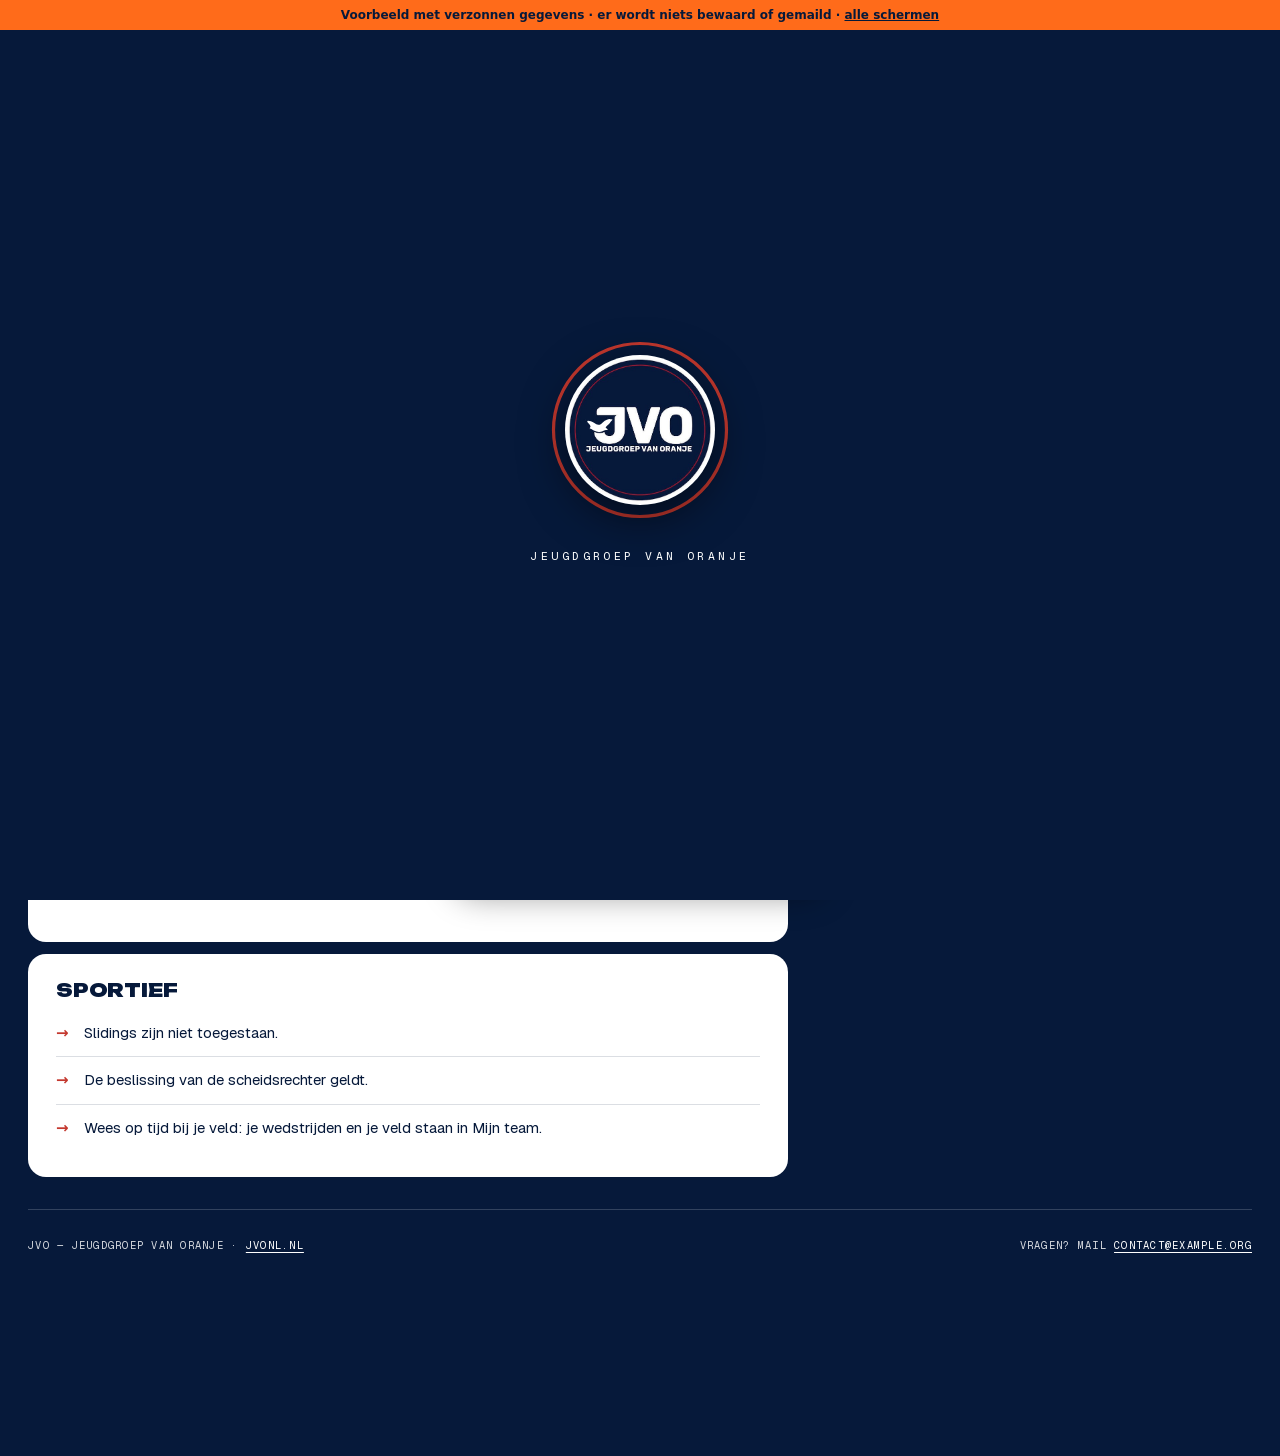
<file: spelregels.html>
<!DOCTYPE html>
<html lang="nl" data-theme="sporthub" data-sport="voetbal" style="--sport-icoon:url('/sport/voetbal-klein.webp');--sport-icoon-groot:url('/sport/voetbal.webp')">
<head>
  <meta name="robots" content="noindex, nofollow">
  <script src="/voorbeeld.js"></script>
  <meta charset="UTF-8" />
  <meta name="viewport" content="width=device-width, initial-scale=1.0" />
  <script src="/jvo-loader.js"></script>
  <title>Spelregels — Benefiet Zaalvoetbal</title>
  <meta name="description" content="De spelregels van het Benefiet Zaalvoetbal (Sportcampus Zuiderpark)." />
  <link rel="canonical" href="https://sagek17.github.io/spelregels" />
  <meta property="og:title" content="Spelregels — Benefiet Zaalvoetbal" />
  <meta property="og:description" content="De spelregels van het Benefiet Zaalvoetbal." />
  <meta property="og:type" content="article" />
  <meta property="og:url" content="https://sagek17.github.io/spelregels" />
  <meta property="og:locale" content="nl_NL" />
  <meta property="og:image" content="https://sagek17.github.io/og/sporthub-liggend.jpg" />
  <meta name="twitter:card" content="summary_large_image" />
  <meta name="twitter:image" content="https://sagek17.github.io/og/sporthub-liggend.jpg" />
  <link rel="stylesheet" href="/styles.css" />
  <link rel="stylesheet" href="/refined.css" />
  <!-- Deze pagina zit in de onderbalk van de deelnemers-app (Mijn team · Live · Regels): zelfde manifest. -->
  <link rel="manifest" href="/mijn.webmanifest" />
  <link rel="apple-touch-icon" href="/icons/jvo-192.png" />
  <meta name="apple-mobile-web-app-capable" content="yes" />
  <meta name="mobile-web-app-capable" content="yes" />
  <meta name="apple-mobile-web-app-status-bar-style" content="black-translucent" />
  <meta name="apple-mobile-web-app-title" content="Zaalvoetbal" />
  <meta name="theme-color" content="#06193A" /><script src="/sh-beweging.js" defer></script>
  
  <link rel="stylesheet" href="/thema-sporthub.css" />
</head>
<body>
<canvas class="fx-embers" data-fx-embers aria-hidden="true"></canvas>
<div class="shell">

  <header class="topbar">
    <div class="brand-badge">
      <span class="badge-circle">JVO</span>
      <span class="brand-text-long"><b>Jeugdgroep van Oranje</b> &nbsp;//&nbsp; Zaalvoetbal · Spelregels</span>
      <span class="brand-text-short"><b>JVO</b> · Spelregels</span>
    </div>
    <nav>
      <a href="/">Aanmelden</a>
    </nav>
  </header>

  <section style="padding: 48px 0 24px;">
    <div class="eyebrow">Zaalvoetbaltoernooi · <span class="js-event-date">Zondag 22 november 2026</span></div>
    <h1 class="h-display" style="margin-top: 18px;">
      <span class="gold-text">Spelregels</span><br/>
      <span class="ice-text">in 't kort<span class="exclaim">.</span></span>
    </h1>
    <p class="lead" style="margin-top: 18px;">
      Lees deze door voor je het veld op gaat. Bij twijfel: vraag de scheidsrechter.
    </p>
  </section>

  <details class="help">
    <summary>Hoe werkt dit?</summary>
    <div class="help-body">
      <p>Dit zijn de officiële spelregels voor het Benefiet Zaalvoetbal. Lees ze even door vóór je het veld op gaat — bij twijfel beslist de scheidsrechter.</p>
      <p class="off"><svg class="off-ic" viewBox="0 0 24 24" width="14" height="14" fill="none" stroke="currentColor" stroke-width="2" stroke-linecap="round" stroke-linejoin="round" aria-hidden="true"><path d="M5 12.55a11 11 0 0 1 14.08 0"/><path d="M1.42 9a16 16 0 0 1 21.16 0"/><path d="M8.53 16.11a6 6 0 0 1 6.95 0"/><line x1="12" y1="20" x2="12.01" y2="20"/></svg> <b>Geen internet?</b> Deze pagina werkt ook offline zodra je hem één keer hebt geopend — handig om er op het veld snel bij te kunnen.</p>
    </div>
  </details>

  <!-- Het blok hieronder is de ingebouwde regelset van de eerste installatie. Vult
       de organisator in de admin eigen spelregels in, dan vervangt de server het
       hele blok; een installatie zonder ingebouwde regels toont een "volgt nog"-blok. -->
  
  <div class="rules-block" data-fx-reveal>
    <h2 class="rules-h">Zo spelen we</h2>
    <ul class="rules-list">
      <li>Een team bestaat uit 5 spelers in het veld, met wissels.</li>
      <li>Een wedstrijd duurt 12 minuten, zonder rust. De scheidsrechter fluit af.</li>
      <li>Wisselen mag doorlopend, bij de eigen bank.</li>
    </ul>
  </div>

  <div class="rules-block" data-fx-reveal>
    <h2 class="rules-h">Punten en stand</h2>
    <ul class="rules-list">
      <li>Winst is 3 punten, gelijk 1 punt, verlies 0 punten.</li>
      <li>Bij gelijke stand in de poule telt eerst het doelsaldo, dan het aantal doelpunten voor.</li>
      <li>In de knock-out volgen bij een gelijke stand meteen penalty&#39;s.</li>
    </ul>
  </div>

  <div class="rules-block" data-fx-reveal>
    <h2 class="rules-h">Sportief</h2>
    <ul class="rules-list">
      <li>Slidings zijn niet toegestaan.</li>
      <li>De beslissing van de scheidsrechter geldt.</li>
      <li>Wees op tijd bij je veld: je wedstrijden en je veld staan in Mijn team.</li>
    </ul>
  </div>

  <footer class="foot">
    <span>JVO — Jeugdgroep van Oranje · <a href="https://www.jvonl.nl" target="_blank" rel="noopener">jvonl.nl</a></span>
    <span>Vragen? mail <a class="js-contact-mail" href="mailto:contact@example.org">contact@example.org</a></span>
  </footer>
</div>

<style>
  .rules-block { background: var(--midnight-2); border: 1px solid var(--line); border-radius: 12px; padding: 28px 28px; margin-bottom: 18px; }
  .rules-h { font-family: var(--display); font-size: 28px; font-weight: 900; text-transform: uppercase; color: var(--gold); margin-bottom: 16px; }
  /* Alinea in een eigen-regels-blok (server rendert <p class="rules-p">). */
  .rules-p { margin: 0 0 12px; font-size: 15px; line-height: 1.6; color: var(--ice); }
  .rules-p:last-child { margin-bottom: 0; }
  .rules-p b, .rules-h b { color: var(--gold-2); font-weight: 600; }
  .rules-h:last-child { margin-bottom: 0; }
  .rules-list { list-style: none; padding: 0; margin: 0; }
  .rules-list li {
    padding: 12px 0 12px 28px; position: relative;
    border-bottom: 1px solid var(--line);
    font-size: 15px; line-height: 1.5; color: var(--ice);
  }
  .rules-list li:last-child { border-bottom: none; }
  .rules-list li::before {
    content: '→'; position: absolute; left: 0; top: 12px;
    color: var(--gold-2); font-weight: 700;
  }
  .rules-list li b { color: var(--gold-2); font-weight: 600; }
  .rules-callout {
    background: rgba(255,179,71,0.08); border: 1px solid rgba(255,179,71,0.3);
    padding: 18px 22px; border-radius: 10px;
    margin: 28px 0 0;
  }
  .rules-callout-label { font-family: var(--mono); font-size: 10px; letter-spacing: .2em; text-transform: uppercase; color: var(--gold); margin-bottom: 8px; }
  .rules-callout p { margin: 0; font-size: 14px; color: var(--ice); }
  .rules-callout b { color: var(--gold-2); font-weight: 600; }
  @media (max-width: 600px) {
    .rules-block { padding: 22px 18px; }
    .rules-h { font-size: 24px; }
    .rules-list li { font-size: 14px; padding: 10px 0 10px 24px; }
    .rules-p { font-size: 14px; }
  }
  /* vaste links onderaan: Mijn team · Live · Regels (zelfde balk als op /mijn en het bord; kleuren uit het thema) */
  body { padding-bottom: calc(74px + env(safe-area-inset-bottom)); }
  .app-onder { position: fixed; left: 0; right: 0; bottom: 0; z-index: 30; display: grid; grid-template-columns: repeat(3, minmax(0, 1fr)); gap: 4px; background: var(--midnight-2); border-top: 1px solid var(--line-strong); padding: 6px 8px calc(6px + env(safe-area-inset-bottom)); }
  .app-onder a { display: flex; flex-direction: column; align-items: center; justify-content: center; gap: 3px; min-height: 52px; border-radius: 14px; text-decoration: none; font: 600 11.5px var(--body); color: var(--ice); }
  .app-onder a svg { width: 21px; height: 21px; }
  .app-onder a[aria-current="page"] { background: var(--ice); color: var(--midnight); }
  .app-onder a:focus-visible { outline-offset: -3px; }
  @media (min-width: 700px) {
    body { padding-bottom: 110px; }
    .app-onder { left: 50%; right: auto; bottom: 16px; width: 372px; transform: translateX(-50%); border: 1px solid var(--line-strong); border-radius: 22px; padding: 6px; box-shadow: 0 12px 32px rgba(0,0,0,.4); }
  }
  @media print { .app-onder { display: none; } body { padding-bottom: 0; } }
</style>
<nav class="app-onder" aria-label="Deelnemers-app">
  <a href="/mijn"><svg viewBox="0 0 24 24" fill="none" stroke="currentColor" stroke-width="2" stroke-linecap="round" stroke-linejoin="round" aria-hidden="true"><path d="M3 9V7a2 2 0 0 1 2-2h14a2 2 0 0 1 2 2v2a3 3 0 0 0 0 6v2a2 2 0 0 1-2 2H5a2 2 0 0 1-2-2v-2a3 3 0 0 0 0-6z"/><path d="M14 5v2M14 11v2M14 17v2"/></svg>Mijn team</a>
  <a href="/sporten"><svg viewBox="0 0 24 24" fill="none" stroke="currentColor" stroke-width="2" stroke-linecap="round" stroke-linejoin="round" aria-hidden="true"><circle cx="12" cy="12" r="2.4"/><path d="M7.8 16.2a6 6 0 0 1 0-8.4M16.2 7.8a6 6 0 0 1 0 8.4M4.9 19.1a10 10 0 0 1 0-14.2M19.1 4.9a10 10 0 0 1 0 14.2"/></svg>Live</a>
  <a href="/spelregels" aria-current="page"><svg viewBox="0 0 24 24" fill="none" stroke="currentColor" stroke-width="2" stroke-linecap="round" stroke-linejoin="round" aria-hidden="true"><path d="M5 4h11a3 3 0 0 1 3 3v13H8a3 3 0 0 1-3-3z"/><path d="M5 17a3 3 0 0 1 3-3h11M9 8h6"/></svg>Regels</a>
</nav>
<script src="/offline-ui.js"></script>
<script src="/register-sw.js"></script>
<script src="/fx.js"></script>
<script src="/spelregels.js"></script>
</body>
</html>
</file>
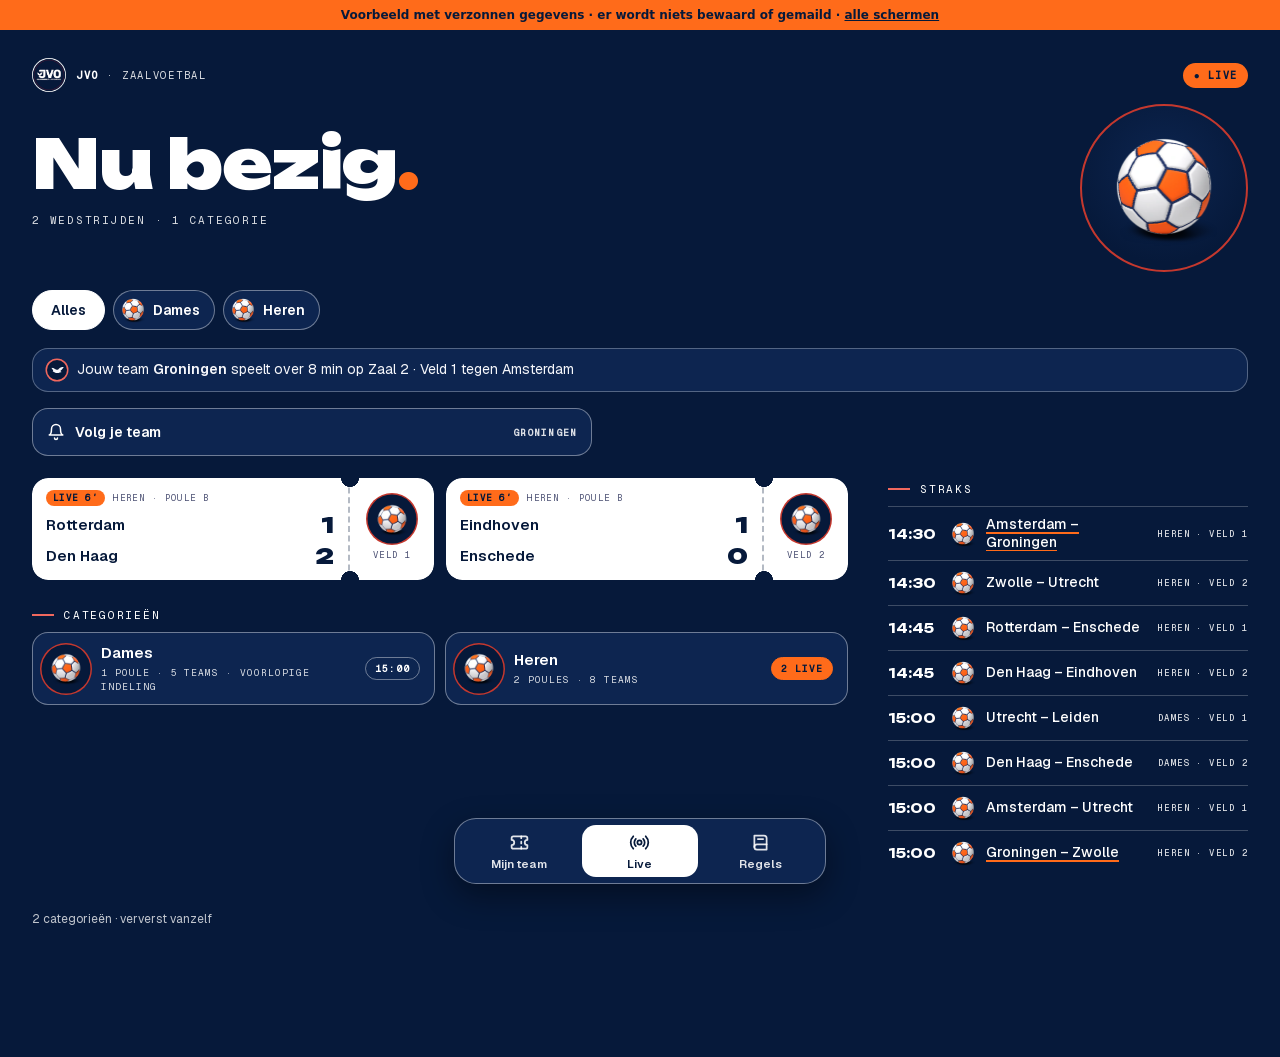
<file: sporten.html>
<!DOCTYPE html>
<html lang="nl" data-theme="sporthub">
<head>
  <meta name="robots" content="noindex, nofollow">
  <script src="/voorbeeld.js"></script>
  <meta charset="UTF-8" />
  <meta name="viewport" content="width=device-width, initial-scale=1.0" />
  <title>Nu bezig — Benefiet Zaalvoetbal</title>
  <meta name="description" content="Alle categorieën van het Benefiet Zaalvoetbal live: wat er nu gespeeld wordt, wat er straks komt en de standen." />
  <link rel="icon" type="image/png" href="/icons/favicon.png" />
  <meta name="theme-color" content="#06193A" />
  <!-- Eén web-app voor de deelnemer: Mijn team (/mijn) en dit bord onder één icoon (zie /mijn.webmanifest in server.js). -->
  <link rel="manifest" href="/mijn.webmanifest" />
  <link rel="apple-touch-icon" href="/icons/jvo-192.png" />
  <meta name="apple-mobile-web-app-capable" content="yes" />
  <meta name="mobile-web-app-capable" content="yes" />
  <meta name="apple-mobile-web-app-status-bar-style" content="black-translucent" />
  <meta name="apple-mobile-web-app-title" content="Zaalvoetbal" />
  <link rel="stylesheet" href="/fonts.css" />
  <link rel="stylesheet" href="/jvo-smart.css" />
  <!-- De ballen in de ring rechtsboven draaien (WebGL, sh-bal3d.js); dat script werkt alleen in de stijl sporthub.
       Bewust: deze pagina staat NIET in THEMED_PAGES (server.js) — ze heeft eigen, page-scoped opmaak en mag
       thema-sporthub.css niet laden. Daarom zet ze data-theme hierboven zelf (via de vlag themeSporthub);
       sh-bal3d.js kijkt naar dat attribuut. data-sport en de sport-icoon-variabelen zijn hier niet nodig. -->
  <script src="/sh-bal3d.js" defer></script>
  <!-- Sport-hub live-bord (stijl Sporthub): "Nu bezig" over alle sporten heen.
       Eigen, page-scoped opmaak. De kleuren en de ronde letter komen uit de
       --sh-*-tokens van thema-sporthub.css waar dat thema geladen is; de waarde
       erachter is dezelfde, zodat de pagina er zonder het thema precies zo uitziet. -->
  <style>
    :root {
      --navy: var(--sh-navy, #06193A); --navy-2: var(--sh-navy-2, #0D2550); --wit: var(--sh-wit, #F6F7FB);
      --oranje: var(--sh-oranje, #FF6B1A); --rood: var(--sh-rood, #C4382E); --rood-l: var(--sh-rood-l, #F0685E);
      --inkt-2: var(--sh-inkt-2, #4A4F72);
      --rand: var(--sh-rand, rgba(255,255,255,.4)); --scheur: var(--sh-scheur, rgba(6,25,58,.3));
      --rond: var(--sh-rond, 'Unbounded', 'Geist', system-ui, sans-serif);
      --body: 'Geist', system-ui, sans-serif;
      --mono: 'Geist Mono', ui-monospace, monospace;
    }
    * { box-sizing: border-box; margin: 0; padding: 0; }
    html, body { background: var(--navy); color: #fff; }
    body { font-family: var(--body); min-height: 100vh; overflow-x: hidden; }
    a { color: inherit; }
    :focus-visible { outline: 3px solid #fff; outline-offset: 3px; border-radius: 6px; }
    .mono { font-family: var(--mono); letter-spacing: .16em; text-transform: uppercase; }
    /* De ene regel van JVO Smart voor je eigen team (vorm in jvo-smart.css), in de kleuren van dit bord. */
    .jvs-regel {
      --jg-vlak: var(--navy-2); --jg-in: var(--navy); --jg-rand: var(--rand); --jg-tekst: #fff; --jg-tekst-2: rgba(255, 255, 255, .9);
      --jg-actie: var(--oranje); --jg-op-actie: var(--navy); --jg-goed: #fff; --jg-let: var(--oranje); --jg-rail: var(--rand);
      position: relative; z-index: 2; margin: 14px 0 0; border-radius: 16px; border-left-width: 1.5px;
    }
    .jvs-regel.jvs--warn { --jg-rail: var(--oranje); }
    .jvs-regel .jvs-mark { color: #fff; box-shadow: 0 0 0 1.5px var(--rood-l); }
    .jvs-regel[hidden] { display: none; }
    .wrap { position: relative; max-width: 560px; margin: 0 auto; padding: 18px 16px calc(48px + 74px + env(safe-area-inset-bottom)); overflow: hidden; }
    /* kop: logo-regel, titel, telregel — met rechts de rode ring en daarin het icoon
       (bij "Alles" wisselen de sporten elkaar rustig af, bij één sport het icoon van die sport).
       De ring staat ónder de Live-pil en bóven de sportkiezer en past altijd helemaal in beeld. */
    .hoofd { position: relative; min-height: calc(46px + var(--ring)); --ring: 104px; }
    .ring { position: absolute; right: 0; top: 46px; width: var(--ring); height: var(--ring); border-radius: 50%; border: 2px solid var(--rood);
      background: radial-gradient(circle at 50% 38%, var(--navy-2), var(--navy) 72%); pointer-events: none; }
    .ring-in { position: absolute; inset: 15%; }
    .ring-in[hidden] { display: none; }
    .ring-in img { position: absolute; left: 0; top: 0; width: 100%; height: 100%; object-fit: contain; opacity: 0; }
    .ring-in img.op { opacity: 1; }
    @media (max-width: 359px) { .hoofd { --ring: 88px; } }
    .bar { position: relative; display: flex; align-items: center; gap: 10px; z-index: 2; }
    .bar img { width: 34px; height: 34px; border-radius: 50%; }
    .bar .nm { font-family: var(--mono); font-size: 10.5px; letter-spacing: .16em; text-transform: uppercase; color: rgba(255,255,255,.85); }
    .bar .nm b { color: #fff; }
    .pill { margin-left: auto; font-family: var(--mono); font-size: 10px; letter-spacing: .12em; text-transform: uppercase;
      padding: 6px 11px; border-radius: 999px; font-weight: 600; background: #fff; color: var(--navy); text-decoration: none; white-space: nowrap; }
    .pill.live { background: var(--oranje); color: var(--navy); }
    .pill[hidden] { display: none; }
    h1 { position: relative; font-family: var(--rond); font-weight: 900; font-size: clamp(30px, 10vw, 44px); line-height: 1; letter-spacing: -.02em; margin-top: 34px; z-index: 2; margin-right: calc(var(--ring) + 8px); }
    h1 em, h2 em { font-style: normal; color: var(--oranje); }
    .sub { font-size: 10px; color: rgba(255,255,255,.85); margin-top: 12px; margin-right: calc(var(--ring) + 8px); line-height: 1.5; }
    .tabs { display: flex; gap: 8px; margin: 16px -16px 0; padding: 0 16px 4px; overflow-x: auto; scrollbar-width: none; position: relative; z-index: 2; }
    .tabs::-webkit-scrollbar { display: none; }
    .tab { display: flex; align-items: center; gap: 7px; border: 1.5px solid var(--rand); border-radius: 999px; padding: 5px 14px 5px 6px;
      font: 600 13px var(--body); white-space: nowrap; background: var(--navy-2); color: #fff; cursor: pointer; flex: none; min-height: 40px; }
    .tab img { width: 26px; height: 26px; object-fit: contain; }
    .tab.alles { padding: 9px 18px; }
    .tab[aria-selected="true"] { background: #fff; color: var(--navy); border-color: #fff; }
    .lbl { font-size: 10px; color: #fff; display: flex; align-items: center; gap: 10px; margin: 28px 0 10px; }
    .lbl::before { content: ''; width: 22px; height: 1.5px; background: var(--rood-l); }
    .list { display: grid; gap: 12px; }
    .badge { border-radius: 50%; background: var(--navy); box-shadow: 0 0 0 1.5px var(--navy), 0 0 0 3px var(--rood);
      display: flex; align-items: center; justify-content: center; flex: none; width: 46px; height: 46px; }
    .badge img { width: 72%; height: 72%; object-fit: contain; }
    /* het kaartje: wit, met een strookje rechts (icoon in de ring + plek) */
    .kaart { --stub: 84px; background: #fff; color: var(--navy); border-radius: 16px; display: grid; grid-template-columns: 1fr var(--stub);
      -webkit-mask: radial-gradient(circle 9px at calc(100% - var(--stub)) 0, #0000 98%, #000) top/100% 51% no-repeat,
                    radial-gradient(circle 9px at calc(100% - var(--stub)) 100%, #0000 98%, #000) bottom/100% 51% no-repeat;
              mask: radial-gradient(circle 9px at calc(100% - var(--stub)) 0, #0000 98%, #000) top/100% 51% no-repeat,
                    radial-gradient(circle 9px at calc(100% - var(--stub)) 100%, #0000 98%, #000) bottom/100% 51% no-repeat; }
    .kaart .l { padding: 12px 14px 11px; border-right: 2px dashed var(--scheur); min-width: 0; }
    .kaart .r { display: flex; flex-direction: column; align-items: center; justify-content: center; gap: 7px; padding: 8px 4px; }
    .kaart .r span { font-size: 9px; color: var(--inkt-2); text-align: center; }
    .k { font-size: 9px; color: var(--inkt-2); display: flex; flex-wrap: wrap; gap: 6px 8px; align-items: center; }
    .k em { font-style: normal; background: var(--oranje); color: var(--navy); padding: 2px 7px; border-radius: 999px; font-weight: 600; white-space: nowrap; }
    .k em.klaar { background: var(--navy); color: #fff; }
    .tm { display: grid; grid-template-columns: 1fr auto; align-items: center; gap: 10px; margin-top: 6px; font-weight: 600; font-size: 15px; }
    /* lange namen: twee regels, breken op woordgrens of met een afbreekstreepje (lang=nl) */
    .tm span { overflow: hidden; display: -webkit-box; -webkit-box-orient: vertical; -webkit-line-clamp: 2; line-clamp: 2; white-space: normal; overflow-wrap: break-word; -webkit-hyphens: auto; hyphens: auto; hyphenate-limit-chars: 10 4 4; -webkit-hyphenate-limit-before: 4; -webkit-hyphenate-limit-after: 4; line-height: 1.22; }
    .tm b { font-family: var(--rond); font-weight: 900; font-size: 22px; line-height: 1.15; }
    .tm.win span { text-decoration: underline; text-decoration-color: var(--oranje); text-decoration-thickness: 2px; text-underline-offset: 3px; }
    .sets { margin-top: 7px; font-family: var(--mono); font-size: 11px; letter-spacing: .06em; color: var(--inkt-2); }
    .sr { display: grid; grid-template-columns: 54px 28px 1fr auto; align-items: center; gap: 8px; padding: 9px 0; border-top: 1px solid rgba(255,255,255,.22); font-size: 14px; font-weight: 500; }
    .sr b { font-family: var(--rond); font-weight: 700; font-size: 13px; }
    .sr img { width: 26px; height: 26px; object-fit: contain; }
    .sr span { min-width: 0; overflow: hidden; display: -webkit-box; -webkit-box-orient: vertical; -webkit-line-clamp: 2; line-clamp: 2; white-space: normal; overflow-wrap: break-word; -webkit-hyphens: auto; hyphens: auto; hyphenate-limit-chars: 10 4 4; -webkit-hyphenate-limit-before: 4; -webkit-hyphenate-limit-after: 4; line-height: 1.25; }
    .sr i { font-style: normal; font-size: 9px; color: rgba(255,255,255,.85); }
    .leeg { border: 1.5px dashed var(--rand); border-radius: 16px; padding: 18px; font-size: 14px; color: rgba(255,255,255,.88); line-height: 1.5; }
    /* automatisch ingedeeld en nog niet gestart: de poules kunnen nog schuiven */
    .voorlopig { margin-top: 14px; padding: 10px 14px; border-radius: 14px; border: 1.5px solid var(--oranje); font-size: 13.5px; line-height: 1.45; color: #fff; }
    .stand { background: #fff; color: var(--navy); border-radius: 18px; padding: 12px 16px 8px; }
    .standen { display: grid; gap: 12px; }
    /* poule-kiezer: "Alle poules" staat altijd vooraan, je zit nooit vast op één poule */
    .poules { display: flex; flex-wrap: wrap; gap: 8px; margin-top: 26px; }
    .poules + .sportvlak .lbl:first-child, .poules + .sportvlak > section:first-child .lbl { margin-top: 18px; }
    .pchip { min-height: 40px; padding: 0 16px; border-radius: 999px; border: 1.5px solid var(--rand); background: var(--navy-2); color: #fff; font: 600 13px var(--body); cursor: pointer; white-space: nowrap; }
    .pchip[aria-pressed="true"] { background: #fff; color: var(--navy); border-color: #fff; }
    /* "Sporten" op het overzicht: per sport hoeveel poules en deelnemers, en of er gespeeld wordt */
    .sporten { display: grid; gap: 10px; }
    .sportrij { display: grid; grid-template-columns: 46px minmax(0, 1fr) auto; align-items: center; gap: 12px; width: 100%; text-align: left; background: var(--navy-2); color: #fff;
      border: 1.5px solid var(--rand); border-radius: 16px; padding: 10px 14px 10px 10px; cursor: pointer; font: inherit; min-height: 68px; }
    .sportrij b { display: block; font-weight: 600; font-size: 15px; overflow: hidden; text-overflow: ellipsis; white-space: nowrap; }
    .sportrij i { display: block; font-style: normal; font-family: var(--mono); font-size: 9.5px; letter-spacing: .1em; text-transform: uppercase; color: rgba(255,255,255,.85); margin-top: 4px; line-height: 1.5; }
    .sportrij em { font-style: normal; font-family: var(--mono); font-size: 9.5px; letter-spacing: .1em; text-transform: uppercase; font-weight: 600; padding: 4px 9px; border-radius: 999px; white-space: nowrap; border: 1.5px solid var(--rand); color: #fff; }
    .sportrij em.live { background: var(--oranje); border-color: var(--oranje); color: var(--navy); }
    .stand h3 { font-family: var(--rond); font-weight: 900; font-size: 15px; display: flex; justify-content: space-between; align-items: baseline; text-transform: uppercase; }
    .stand h3 i { font-style: normal; font-family: var(--mono); font-size: 9px; letter-spacing: .14em; color: var(--inkt-2); font-weight: 500; }
    .srow { display: grid; grid-template-columns: 22px 1fr 30px 38px 34px; align-items: center; padding: 8px 0; border-top: 1px solid rgba(6,25,58,.14); font-size: 14px; font-weight: 600; }
    .srow:first-of-type { margin-top: 8px; }
    .srow.kop { font-family: var(--mono); font-size: 9px; letter-spacing: .12em; color: var(--inkt-2); font-weight: 500; text-transform: uppercase; border-top: 0; padding-bottom: 2px; }
    .srow span { font-family: var(--mono); font-size: 11px; color: var(--inkt-2); font-weight: 500; }
    .srow .n { text-align: right; }
    .srow b { font-family: var(--rond); font-weight: 900; font-size: 15px; text-align: right; }
    .srow em { font-style: normal; overflow: hidden; display: -webkit-box; -webkit-box-orient: vertical; -webkit-line-clamp: 2; line-clamp: 2; white-space: normal; overflow-wrap: break-word; -webkit-hyphens: auto; hyphens: auto; hyphenate-limit-chars: 10 4 4; -webkit-hyphenate-limit-before: 4; -webkit-hyphenate-limit-after: 4; line-height: 1.22; }
    .podium { display: grid; gap: 8px; }
    .plek { display: grid; grid-template-columns: 44px 1fr; align-items: center; gap: 10px; background: var(--navy-2); border: 1.5px solid var(--rand); border-radius: 16px; padding: 10px 14px; }
    .plek b { font-family: var(--rond); font-weight: 900; font-size: 20px; color: var(--oranje); }
    .plek.p1 { background: #fff; color: var(--navy); border-color: #fff; box-shadow: 0 0 0 3px var(--oranje); }
    .plek.p1 b { color: var(--navy); }
    .plek span { font-weight: 600; font-size: 15px; overflow: hidden; display: -webkit-box; -webkit-box-orient: vertical; -webkit-line-clamp: 2; line-clamp: 2; white-space: normal; overflow-wrap: break-word; -webkit-hyphens: auto; hyphens: auto; hyphenate-limit-chars: 10 4 4; -webkit-hyphenate-limit-before: 4; -webkit-hyphenate-limit-after: 4; line-height: 1.22; }
    .meer { display: inline-flex; margin-top: 16px; font-size: 14px; font-weight: 600; text-underline-offset: 3px; }
    .voet { margin-top: 36px; font-size: 12px; color: rgba(255,255,255,.75); }
    /* jouw team: een rustig merkje (blauw op oranje = 5,9:1; nooit wit op oranje) */
    .k em.mijn { background: none; color: var(--navy); box-shadow: inset 0 0 0 1.5px var(--oranje); }
    .sr.mijn span { text-decoration: underline; text-decoration-color: var(--oranje); text-decoration-thickness: 2px; text-underline-offset: 3px; }
    .srow.mijn em { text-decoration: underline; text-decoration-color: var(--oranje); text-decoration-thickness: 2px; text-underline-offset: 3px; }
    /* pauzemelding per sport */
    .pauze { margin-top: 22px; border: 1.5px solid var(--oranje); border-radius: 16px; padding: 14px 16px; font-size: 14px; line-height: 1.5; color: #fff; background: var(--navy-2); }
    .pauze b { display: block; font-family: var(--mono); font-size: 10px; letter-spacing: .16em; text-transform: uppercase; color: var(--oranje); margin-bottom: 4px; font-weight: 600; }
    .pauze + div, .pauze + .list { margin-top: 12px !important; }
    /* volg-balk: dichtgeklapt één regel, open de teamkiezer + meldingen */
    .volg { position: relative; z-index: 2; margin-top: 16px; border: 1.5px solid var(--rand); border-radius: 16px; background: var(--navy-2); }
    .volg[hidden] { display: none; }
    .volg summary { list-style: none; cursor: pointer; display: flex; align-items: center; gap: 10px; padding: 11px 14px; min-height: 46px; font-weight: 600; font-size: 14px; border-radius: 14px; }
    .volg summary::-webkit-details-marker { display: none; }
    .volg summary svg { width: 18px; height: 18px; flex: none; }
    .volg summary .st { margin-left: auto; font-family: var(--mono); font-size: 9.5px; letter-spacing: .12em; text-transform: uppercase; color: rgba(255,255,255,.85); text-align: right; }
    .volg summary .st.aan { color: var(--oranje); }
    .volg .in { padding: 2px 14px 14px; display: grid; gap: 10px; }
    .volg p { font-size: 13px; line-height: 1.5; color: rgba(255,255,255,.88); }
    .volg select { width: 100%; min-height: 46px; border-radius: 12px; border: 1.5px solid var(--rand); background: var(--navy); color: #fff; font: 600 15px var(--body); padding: 0 12px; }
    .volg-lijst { display: flex; flex-wrap: wrap; gap: 8px; }
    .volg-lijst:empty { display: none; }
    .volg-chip { display: inline-flex; align-items: center; gap: 4px; background: #fff; color: var(--navy); border-radius: 999px; padding: 0 4px 0 12px; font-weight: 600; font-size: 13.5px; min-height: 36px; max-width: 100%; }
    .volg-chip span { overflow: hidden; text-overflow: ellipsis; white-space: nowrap; }
    .volg-chip small { font-family: var(--mono); font-size: 9px; letter-spacing: .1em; text-transform: uppercase; color: var(--inkt-2); white-space: nowrap; }
    .volg-chip button { border: 0; background: none; color: var(--navy); font-size: 20px; line-height: 1; width: 36px; height: 36px; border-radius: 50%; cursor: pointer; flex: none; }
    .volg-chip button:focus-visible { outline-color: var(--navy); outline-offset: -3px; }
    .knop { min-height: 46px; border-radius: 999px; border: 1.5px solid #fff; background: #fff; color: var(--navy); font: 700 14.5px var(--body); padding: 0 18px; cursor: pointer; }
    .knop.rustig { background: transparent; color: #fff; border-color: var(--rand); }
    .knop[disabled] { opacity: .6; cursor: default; }
    .knop[hidden] { display: none; }
    .volg.wijs { box-shadow: 0 0 0 3px var(--oranje); }
    /* teamlogo's (alleen goedgekeurde; logo-render.js): klein, vaste maat, netjes afgekapt. Geen logo = geen element. */
    .jvo-logo { display: inline-flex; flex: none; line-height: 0; vertical-align: -3px; margin-right: 6px; }
    .jvo-logo img { border-radius: 22%; object-fit: cover; display: block; }
    .srow em .jvo-logo { vertical-align: -4px; }
    /* de naam-vakken hierboven stijlen élke span erin; het logo blijft een klein blokje vóór de naam */
    .tm .jvo-logo, .plek .jvo-logo, .sr .jvo-logo { display: inline-flex; overflow: visible; line-height: 0; }
    /* vaste links onderaan: Mijn team · Live · Regels (zelfde balk als op /mijn) */
    .onder { position: fixed; left: 0; right: 0; bottom: 0; z-index: 30; display: grid; grid-template-columns: repeat(3, minmax(0, 1fr)); gap: 4px; background: var(--navy-2); border-top: 1.5px solid var(--rand); padding: 6px 8px calc(6px + env(safe-area-inset-bottom)); }
    .onder a { display: flex; flex-direction: column; align-items: center; justify-content: center; gap: 3px; min-height: 52px; border-radius: 14px; text-decoration: none; font: 600 11.5px var(--body); color: rgba(255,255,255,.88); }
    .onder a svg { width: 21px; height: 21px; }
    .onder a[aria-current="page"] { background: #fff; color: var(--navy); }
    .onder a:focus-visible { outline-offset: -3px; }
    .onder a[aria-current="page"]:focus-visible { outline-color: var(--navy); }
    .volg-melding:empty { display: none; }
    @media (prefers-reduced-motion: no-preference) {
      .kaart { transition: transform .2s ease; } .volg { transition: box-shadow .3s ease; }
      .ring-in img { transition: opacity .7s ease; }
      .ring-in { animation: ring-zweef 6s ease-in-out infinite; }
      @keyframes ring-zweef { 0%, 100% { transform: translateY(2px); } 50% { transform: translateY(-3px); } }
    }

    /* ── breder dan een telefoon ─────────────────────────────────────────────── */
    @media (min-width: 700px) {
      .wrap { max-width: 800px; padding: 24px 24px 130px; }
      .onder { left: 50%; right: auto; bottom: 16px; width: 372px; transform: translateX(-50%); border: 1.5px solid var(--rand); border-radius: 22px; padding: 6px; box-shadow: 0 12px 32px rgba(0,0,0,.4); }
      .hoofd { --ring: 128px; }
      .tabs { margin: 18px 0 0; padding: 0 0 4px; flex-wrap: wrap; overflow: visible; }
      .volg { max-width: 560px; }
      .list { grid-template-columns: repeat(2, minmax(0, 1fr)); align-items: start; }
      .sporten { grid-template-columns: repeat(2, minmax(0, 1fr)); }
      .sportvlak.veel .standen { grid-template-columns: repeat(2, minmax(0, 1fr)); align-items: start; }
    }
    /* ── laptop en groter: kolommen naast elkaar ─────────────────────────────── */
    @media (min-width: 900px) {
      .wrap { max-width: 1280px; padding: 28px 32px 130px; }
      .hoofd { --ring: 156px; }
      h1 { font-size: 60px; margin-top: 38px; }
      .sub { font-size: 11px; margin-top: 14px; }
      .lbl { font-size: 11px; }
      .tab { font-size: 14px; }
      /* overzicht: "Straks" in twee kolommen onder de wedstrijden (de zijkolom komt vanaf 1180px) */
      .vlak > .v-zij .rijen, .sportvlak.veel .s-schema .rijen { column-count: 2; column-gap: 32px; }
      .rijen .sr { break-inside: avoid; }
      /* sportpagina: stand, schema en knock-out naast elkaar */
      .sportvlak { display: grid; grid-template-columns: repeat(2, minmax(0, 1fr)); gap: 0 32px; align-items: start; }
      .sportvlak > .s-ko, .sportvlak.veel > section, .sportvlak > section:only-child { grid-column: 1 / -1; }
      .sportvlak.veel > .s-stand { order: -1; }
    }
    @media (min-width: 1180px) {
      .hoofd { --ring: 168px; }
      h1 { font-size: 68px; }
      .list.breed { grid-template-columns: repeat(3, minmax(0, 1fr)); }
      /* overzicht: links wat er nu speelt (raster) + de sporten, rechts "Straks" als zijkolom */
      .vlak { display: grid; grid-template-columns: minmax(0, 1fr) minmax(300px, 360px); gap: 0 40px; align-items: start; }
      .vlak { grid-template-rows: auto 1fr; }
      .vlak.solo { grid-template-columns: minmax(0, 1fr); }
      .vlak > .v-zij { grid-column: 2; grid-row: 1 / span 2; }
      .vlak > .v-zij > .lbl:first-child { margin-top: 26px; }
      .vlak > .v-zij .rijen { column-count: auto; }
      .sportvlak.veel .standen { grid-template-columns: repeat(auto-fit, minmax(240px, 1fr)); }
      .sportvlak { grid-template-columns: none; grid-auto-flow: column; grid-auto-columns: minmax(0, 1fr); }
      .sportvlak > .s-ko, .sportvlak > section:only-child { grid-column: auto; }
      .sportvlak > .s-ko .list, .sportvlak > section .list { grid-template-columns: minmax(0, 1fr); }
      /* veel poules: de stand over de volle breedte (poules naast elkaar), daaronder schema | knock-out */
      .sportvlak.veel { grid-auto-flow: row; grid-template-columns: minmax(0, 1fr) minmax(0, 2fr); }
      .sportvlak.veel > section { grid-column: auto; }
      .sportvlak.veel > .s-stand, .sportvlak.veel:not(.m-schema) > .s-ko, .sportvlak.veel:not(.m-ko) > .s-schema { grid-column: 1 / -1; }
      .sportvlak.veel.m-ko .s-schema .rijen { column-count: auto; }
      .sportvlak.veel.m-schema > .s-ko .list { grid-template-columns: repeat(2, minmax(0, 1fr)); }
      .sportvlak.veel:not(.m-schema) > .s-ko .list { grid-template-columns: repeat(3, minmax(0, 1fr)); }
    }
  </style>
</head>
<body>
  <div class="wrap">
    <header class="hoofd">
    <div class="bar">
      <img src="/jvo-logo.jpg" alt="JVO" />
      <span class="nm"><b>JVO</b> · Zaalvoetbal</span>
      <a class="pill" id="pill" href="/">Aanmelden</a>
    </div>
    <h1 id="kop">Nu bezig<em>.</em></h1>
    <div class="sub mono" id="sub" aria-live="polite">Laden…</div>
    <span class="ring" id="ring" aria-hidden="true"></span>
    </header>
    <div class="tabs" id="tabs" role="tablist" aria-label="Kies je categorie"></div>
    <!-- Volg je team: opt-in. Meldingen gaan pas aan na een tik op de knop én
         toestemming in de browser; uitzetten kan hier altijd (zie /privacy). -->
    <!-- JVO Smart: één regel voor je eigen team (wie je volgt of wat in Mijn team op dit toestel staat). -->
    <div class="jvs jvs-regel" id="sp-smart" hidden></div>
    <details class="volg" id="volg" hidden>
      <summary>
        <svg viewBox="0 0 24 24" fill="none" stroke="currentColor" stroke-width="2" stroke-linecap="round" stroke-linejoin="round" aria-hidden="true"><path d="M6 8a6 6 0 0 1 12 0c0 7 3 8 3 8H3s3-1 3-8"/><path d="M10 20a2 2 0 0 0 4 0"/></svg>
        <span>Volg je team</span><span class="st" id="volg-st"></span>
      </summary>
      <div class="in">
        <div class="volg-lijst" id="volg-lijst"></div>
        <select id="volg-kies" aria-label="Kies een team om te volgen"></select>
        <p id="volg-uitleg"></p>
        <button type="button" class="knop" id="volg-aan" hidden>Zet meldingen aan</button>
        <button type="button" class="knop rustig" id="volg-uit" hidden>Zet meldingen uit</button>
        <p class="volg-melding" id="volg-melding" role="status" aria-live="polite"></p>
      </div>
    </details>
    <main id="paneel" role="tabpanel" tabindex="-1"></main>
    <p class="voet" id="voet"></p>
  </div>
  <nav class="onder" aria-label="Deelnemers-app">
    <a href="/mijn"><svg viewBox="0 0 24 24" fill="none" stroke="currentColor" stroke-width="2" stroke-linecap="round" stroke-linejoin="round" aria-hidden="true"><path d="M3 9V7a2 2 0 0 1 2-2h14a2 2 0 0 1 2 2v2a3 3 0 0 0 0 6v2a2 2 0 0 1-2 2H5a2 2 0 0 1-2-2v-2a3 3 0 0 0 0-6z"/><path d="M14 5v2M14 11v2M14 17v2"/></svg>Mijn team</a>
    <a href="/sporten" aria-current="page"><svg viewBox="0 0 24 24" fill="none" stroke="currentColor" stroke-width="2" stroke-linecap="round" stroke-linejoin="round" aria-hidden="true"><circle cx="12" cy="12" r="2.4"/><path d="M7.8 16.2a6 6 0 0 1 0-8.4M16.2 7.8a6 6 0 0 1 0 8.4M4.9 19.1a10 10 0 0 1 0-14.2M19.1 4.9a10 10 0 0 1 0 14.2"/></svg>Live</a>
    <a href="/spelregels"><svg viewBox="0 0 24 24" fill="none" stroke="currentColor" stroke-width="2" stroke-linecap="round" stroke-linejoin="round" aria-hidden="true"><path d="M5 4h11a3 3 0 0 1 3 3v13H8a3 3 0 0 1-3-3z"/><path d="M5 17a3 3 0 0 1 3-3h11M9 8h6"/></svg>Regels</a>
  </nav>
  <script src="/register-sw.js"></script>
  <script src="/logo-render.js"></script>
  <script src="/jvo-gids.js"></script>
  <script src="/sporten.js"></script>
</body>
</html>
</file>
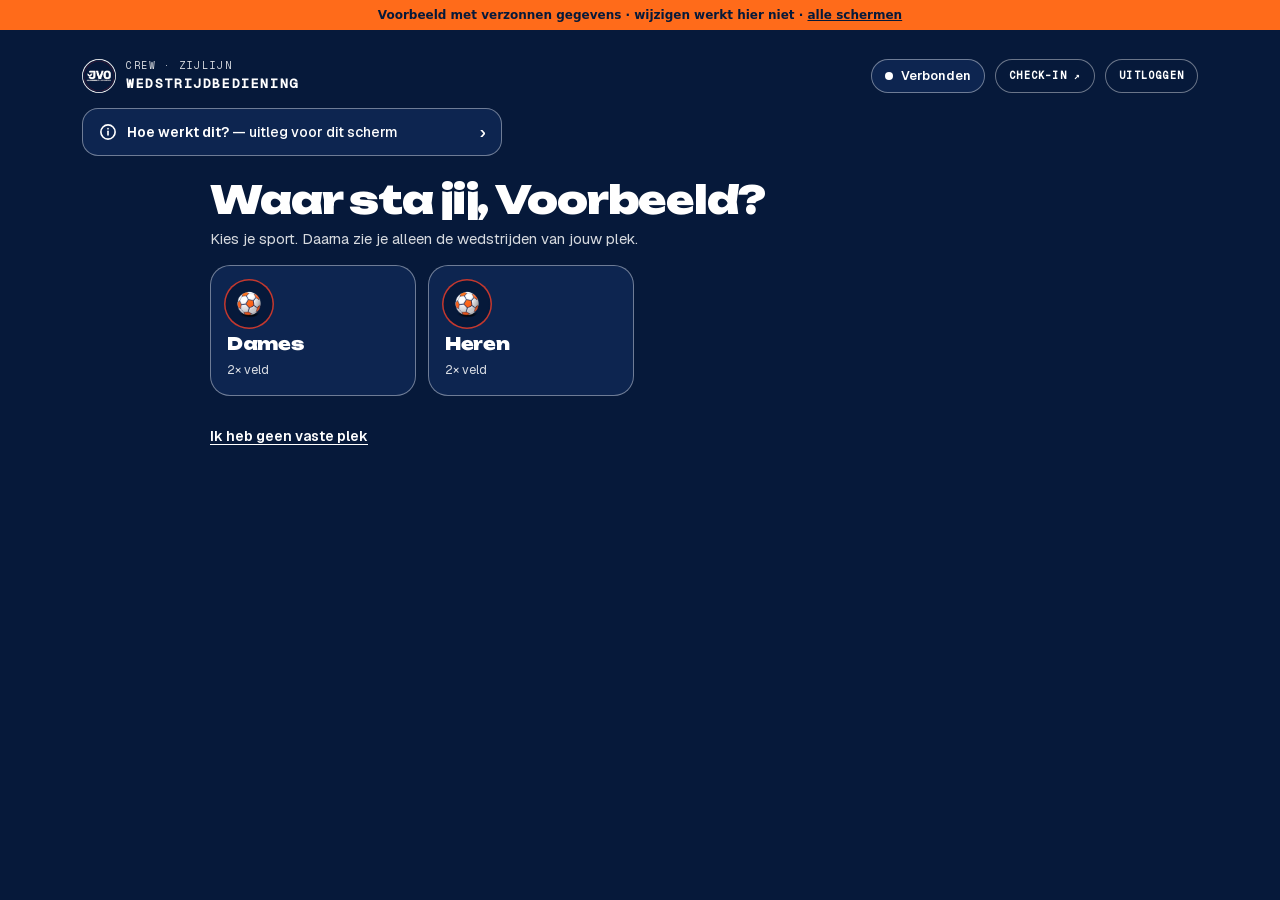
<file: wedstrijd.html>
<!DOCTYPE html>
<html lang="nl" data-theme="sporthub" data-sport="voetbal" style="--sport-icoon:url('/sport/voetbal-klein.webp');--sport-icoon-groot:url('/sport/voetbal.webp');--werk-icoon:url('/sport/werk/fluit-klein.webp');--werk-icoon-groot:url('/sport/werk/fluit.webp')">
<head>
  <meta name="robots" content="noindex, nofollow">
  <script src="/voorbeeld.js"></script>
  <meta charset="UTF-8" />
  <meta name="viewport" content="width=device-width, initial-scale=1.0, viewport-fit=cover" />
  <meta name="robots" content="noindex" />
  <title>Wedstrijdbediening — Benefiet Zaalvoetbal</title>
  <link rel="icon" type="image/png" href="/icons/favicon.png" />
  <link rel="manifest" href="/wedstrijd.webmanifest" />
  <link rel="apple-touch-icon" href="/icons/crew-192.png" />
  <meta name="theme-color" content="#06193A" />
  
  <meta name="apple-mobile-web-app-capable" content="yes" />
  <meta name="apple-mobile-web-app-status-bar-style" content="black-translucent" />
  <meta name="apple-mobile-web-app-title" content="JVO Wedstrijd" />
  <link rel="stylesheet" href="/styles.css" />
  <link rel="stylesheet" href="/jvo-smart.css" />
  <style>
    body.wd { background: var(--midnight); }
    .wd-shell { max-width: 560px; margin: 0 auto; padding: 16px 14px 40px; }
    .wd-top { display: flex; align-items: center; gap: 12px; padding: 4px 2px 16px; flex-wrap: wrap; }
    .wd-top .t { min-width: 0; }
    /* het ECHTE JVO-logo als merkteken (tekst blijft als SR-label, visueel verborgen) */
    .wd-badge { width: 38px; height: 38px; border-radius: 50%; background: url('/jvo-logo.jpg') center/cover, var(--midnight); display: flex; align-items: center; justify-content: center; color: transparent; font-size: 0; flex: none; }
    .wd-top .t { font-family: var(--mono); font-size: 11px; letter-spacing: .14em; text-transform: uppercase; color: var(--ice-muted); }
    .wd-top .t b { display: block; color: var(--ice); font-size: 13px; }
    .wd-checkin { margin-left: auto; color: var(--gold-2); font-family: var(--body); font-size: 13px; text-transform: none; letter-spacing: 0; font-weight: 600; text-decoration: none; }
    .wd-logout { margin-left: 16px; background: none; border: none; color: var(--ice-muted); font-family: var(--body); font-size: 13px; text-transform: none; letter-spacing: 0; font-weight: 600; cursor: pointer; }
    .wd-logout:hover, .wd-checkin:hover { color: var(--ice); }
    /* JVO Smart (net-crew-04): altijd-zichtbare sync-status zodat de crew nooit vals vertrouwen krijgt bij offline */
    .wd-sync { display: inline-flex; align-items: center; gap: 6px; font-size: 12px; font-weight: 700; padding: 5px 10px; border-radius: 999px; white-space: nowrap; line-height: 1; }
    .wd-sync .d { width: 8px; height: 8px; border-radius: 50%; background: currentColor; flex: none; }
    .wd-sync.ok { color: var(--success); background: rgba(108,227,160,.12); }
    .wd-sync.pending { color: var(--gold); background: rgba(255,179,71,.15); }
    .wd-sync.off { color: var(--ice-muted); background: rgba(232,244,255,.08); }
    .wd-sync.wd-hidden { display: none; }
    /* JVO Smart (net-crew-01): verkeerde-wedstrijd-poort vóór de eerste start */
    .wd-verify { background: rgba(255,107,26,.08); border: 1px solid rgba(255,107,26,.34); border-radius: 14px; padding: 16px 16px 14px; display: flex; flex-direction: column; gap: 10px; align-items: center; text-align: center; }
    .wd-verify-h { font-family: var(--display); font-weight: 800; font-size: 16px; letter-spacing: .01em; color: var(--ember-2, #FF8A4C); }
    .wd-verify-m { font-size: 18px; line-height: 1.35; color: var(--ice); }
    .wd-verify-m b { color: var(--gold-2); }
    .wd-verify #wd-verify-ok { width: 100%; }

    .wd-login { background: var(--midnight-2); border: 1px solid var(--line); border-radius: 14px; padding: 24px; margin-top: 30px; }
    .wd-login h2 { font-family: var(--display); text-transform: uppercase; font-size: 24px; color: var(--ice); margin-bottom: 4px; }

    /* match list — lege staten gebruiken nu <jvo-empty> (JVO Motion) */

    /* status filter chips */
    .wd-filter { position: sticky; top: 0; z-index: 5; display: flex; gap: 7px; padding: 8px 0 12px; margin-bottom: 4px; background: linear-gradient(var(--midnight) 70%, transparent); overflow-x: auto; -webkit-overflow-scrolling: touch; }
    .wd-chip { flex: 0 0 auto; display: inline-flex; align-items: center; gap: 6px; background: var(--midnight-2); border: 1px solid var(--line-strong); color: var(--ice-muted); border-radius: 22px; padding: 9px 14px; font-family: var(--body); font-size: 13px; letter-spacing: 0; text-transform: none; font-weight: 600; cursor: pointer; white-space: nowrap; transition: background .15s ease, border-color .15s ease, color .15s ease; }
    .wd-chip.on { background: rgba(255,179,71,.16); color: var(--gold-2); border-color: rgba(255,179,71,.45); font-weight: 700; }
    .wd-chip i { font-style: normal; background: rgba(232,244,255,.1); color: var(--ice); border-radius: 10px; padding: 1px 7px; font-size: 11px; }
    .wd-chip.on i { background: var(--gold); color: var(--midnight); }

    .wd-group-h { font-family: var(--mono); font-size: 11px; letter-spacing: .16em; text-transform: uppercase; color: var(--ember); margin: 18px 2px 10px; }
    .wd-grid { display: grid; grid-template-columns: 1fr; gap: 8px; margin-bottom: 4px; }
    @media (min-width: 520px) { .wd-grid { grid-template-columns: 1fr 1fr; } }
    .wd-match { display: grid; grid-template-columns: auto 1fr auto; align-items: center; gap: 12px; background: var(--midnight-2); border: 1px solid var(--line); border-radius: 12px; padding: 13px 15px; cursor: pointer; transition: border-color .15s, transform .1s; }
    .wd-match:active { transform: scale(.99); }
    .wd-m-time { font-family: var(--display); font-weight: 900; font-size: 19px; color: var(--gold-2); line-height: 1; white-space: nowrap; font-variant-numeric: tabular-nums; }
    .wd-m-time .wd-exp { display: block; font-family: var(--mono); font-size: 10px; font-weight: 400; color: var(--gold); margin-top: 3px; }
    .wd-match.done .wd-m-time { color: var(--ice-faint); }
    .wd-match.live { border-color: rgba(108,227,160,.5); background: rgba(108,227,160,.06); }
    .wd-match.locked { opacity: .5; cursor: default; filter: grayscale(1); }
    .wd-match.locked:active { transform: none; }
    .wd-match .teams { font-size: 15px; color: var(--ice); min-width: 0; overflow-wrap: break-word; line-height: 1.3; }
    .wd-match .teams .v { color: var(--ice-faint); font-family: var(--mono); font-size: 12px; margin: 0 6px; }
    .wd-match .teams .ctx { font-family: var(--mono); font-size: 10px; color: var(--ice-faint); letter-spacing: .1em; text-transform: uppercase; margin-top: 4px; }
    .wd-match .right { text-align: right; flex: none; }
    .wd-match .scwrap { margin-top: 6px; }
    .wd-match .sc { font-family: var(--display); font-weight: 900; font-size: 20px; color: var(--gold-2); }
    .wd-pill { font-family: var(--mono); font-size: 9px; letter-spacing: .12em; text-transform: uppercase; padding: 3px 8px; border-radius: 20px; display: inline-block; }
    .wd-pill.sched { background: rgba(232,244,255,.08); color: var(--ice-muted); }
    .wd-pill.live { background: rgba(108,227,160,.18); color: var(--success); border: 1px solid rgba(108,227,160,.4); animation: wdpulse 1.6s infinite; }
    .wd-pill.done { background: rgba(255,179,71,.14); color: var(--gold-2); }
    @keyframes wdpulse { 50% { opacity: .55; } }

    /* veld filter (second chip row) */
    .wd-vfilter { display: flex; gap: 7px; padding: 0 0 12px; overflow-x: auto; -webkit-overflow-scrolling: touch; }
    .wd-vchip { flex: 0 0 auto; background: var(--midnight-2); border: 1px solid var(--line-strong); color: var(--ice-muted); border-radius: 22px; padding: 8px 13px; font-family: var(--body); font-size: 13px; letter-spacing: 0; text-transform: none; font-weight: 600; cursor: pointer; white-space: nowrap; transition: background .15s ease, border-color .15s ease, color .15s ease; }
    .wd-vchip.on { background: rgba(255,179,71,.16); color: var(--gold-2); border-color: rgba(255,179,71,.45); font-weight: 700; }

    /* NU LIVE — broadcast cards, one tap to control */
    .wd-now-h { display: flex; align-items: center; gap: 9px; font-family: var(--mono); font-size: 11px; letter-spacing: .16em; text-transform: uppercase; color: var(--success); margin: 6px 2px 10px; }
    .wd-now-dot { width: 9px; height: 9px; border-radius: 50%; background: var(--success); box-shadow: 0 0 0 0 rgba(108,227,160,.6); animation: wdpulse2 1.6s infinite; }
    @keyframes wdpulse2 { 0%{box-shadow:0 0 0 0 rgba(108,227,160,.5);} 70%{box-shadow:0 0 0 8px rgba(108,227,160,0);} 100%{box-shadow:0 0 0 0 rgba(108,227,160,0);} }
    .wd-now-grid { display: grid; grid-template-columns: 1fr; gap: 10px; margin-bottom: 18px; }
    @media (min-width: 520px) { .wd-now-grid { grid-template-columns: 1fr 1fr; } }
    .wd-now { position: relative; overflow: hidden; border-radius: 16px; padding: 14px 16px 16px; cursor: pointer;
      background: rgba(108,227,160,.08);
      border: 1px solid rgba(108,227,160,.45); box-shadow: 0 10px 30px -12px rgba(0,0,0,.5); transition: transform .1s, border-color .15s ease; }
    .wd-now:active { transform: scale(.99); }
    .wd-now.locked { opacity: .6; cursor: default; }
    .wd-now-top { display: flex; align-items: center; gap: 8px; margin-bottom: 10px; }
    .wd-now-field { font-family: var(--mono); font-size: 10px; letter-spacing: .1em; text-transform: uppercase; color: var(--midnight); background: var(--success); border-radius: 5px; padding: 3px 8px; font-weight: 700; flex: none; }
    .wd-now-ctx { font-family: var(--mono); font-size: 10px; letter-spacing: .06em; text-transform: uppercase; color: var(--ice-muted); min-width: 0; overflow: hidden; text-overflow: ellipsis; white-space: nowrap; }
    .wd-now-clk { margin-left: auto; font-family: var(--display); font-weight: 900; font-size: 19px; color: var(--ice); flex: none; font-variant-numeric: tabular-nums; }
    .wd-now-clk.extra { color: var(--danger); animation: wdblink 1s infinite; }
    .wd-now-body { display: grid; grid-template-columns: 1fr auto 1fr; align-items: center; gap: 10px; }
    .wd-now-team { font-size: 15px; font-weight: 600; color: var(--ice); min-width: 0; overflow: hidden; text-overflow: ellipsis; white-space: nowrap; }
    .wd-now-body .wd-now-team:first-child { text-align: right; }
    .wd-now-sc { display: inline-flex; align-items: baseline; gap: 4px; font-family: var(--display); font-weight: 900; flex: none; }
    .wd-now-sc b { font-size: 30px; color: var(--ice); line-height: 1; font-variant-numeric: tabular-nums; }
    .wd-now-sc i { font-size: 17px; color: var(--ice-faint); font-style: normal; position: relative; top: -2px; }
    .wd-now-cta { margin-top: 12px; text-align: center; font-family: var(--body); font-size: 14px; letter-spacing: 0; text-transform: none; color: var(--success); font-weight: 700; }
    .wd-now.locked .wd-now-cta { color: var(--ice-faint); font-weight: 400; }

    /* control view */
    .wd-back { background: none; border: none; color: var(--gold-2); font-family: var(--body); font-size: 14px; letter-spacing: 0; text-transform: none; font-weight: 600; cursor: pointer; padding: 4px 0 14px; }
    .wd-ctx { font-family: var(--mono); font-size: 11px; letter-spacing: .14em; text-transform: uppercase; color: var(--ice-muted); margin-bottom: 14px; }
    /* control header — field badge + context + live pill */
    .wd-c-head { display: flex; align-items: center; gap: 9px; margin-bottom: 14px; padding: 11px 13px; border-radius: 12px; background: var(--midnight-2); border: 1px solid var(--line); }
    .wd-c-head.live { border-color: rgba(108,227,160,.4); background: rgba(108,227,160,.06); }
    .wd-c-field { font-family: var(--mono); font-size: 10px; letter-spacing: .1em; text-transform: uppercase; color: var(--midnight); background: var(--gold); border-radius: 5px; padding: 4px 9px; font-weight: 700; flex: none; }
    .wd-c-head.live .wd-c-field { background: var(--success); }
    .wd-c-ctx { font-family: var(--mono); font-size: 11px; letter-spacing: .08em; text-transform: uppercase; color: var(--ice-muted); min-width: 0; overflow: hidden; text-overflow: ellipsis; white-space: nowrap; }
    .wd-c-pill { margin-left: auto; flex: none; font-family: var(--mono); font-size: 9px; letter-spacing: .12em; text-transform: uppercase; padding: 4px 9px; border-radius: 20px; }
    .wd-c-pill.live { background: rgba(108,227,160,.18); color: var(--success); border: 1px solid rgba(108,227,160,.4); animation: wdpulse 1.6s infinite; }
    .wd-c-pill.done { background: rgba(255,179,71,.14); color: var(--gold-2); }
    .wd-c-pill.sched { background: rgba(232,244,255,.08); color: var(--ice-muted); }
    .wd-board { display: grid; grid-template-columns: 1fr auto 1fr; gap: 8px; align-items: stretch; }
    .wd-team { background: var(--midnight-2); border: 1px solid var(--line); border-radius: 16px; padding: 16px 12px; text-align: center; }
    .wd-team .nm { font-size: 15px; color: var(--ice); font-weight: 600; min-height: 38px; display: flex; align-items: center; justify-content: center; line-height: 1.2; }
    .wd-team .num { font-family: var(--display); font-weight: 900; font-size: 64px; line-height: 1; color: var(--gold-2); margin: 4px 0 10px; }
    /* Walkover (no-show) */
    .wd-noshow-btn { margin-top: 10px; width: 100%; background: none; border: 1px dashed var(--line-strong, rgba(232,244,255,.18)); border-radius: 10px; color: var(--ice-muted); font-family: var(--mono); font-size: 11.5px; letter-spacing: .04em; padding: 10px; cursor: pointer; }
    .wd-noshow-btn:hover { color: var(--ice); border-color: var(--ice-faint); }
    .wd-noshow { margin-top: 8px; background: var(--midnight-2); border: 1px solid rgba(255,138,61,.4); border-radius: 12px; padding: 14px; display: flex; flex-direction: column; gap: 8px; }
    .wd-noshow .t { font-size: 13.5px; color: var(--ice); font-weight: 600; margin-bottom: 2px; }
    .wd-noshow .wd-noshow-pick { text-align: left; padding: 12px 14px; font-size: 14px; }
    .wd-noshow .wd-noshow-pick b { color: var(--gold-2); }
    .wd-team .num.bump { animation: wdbump .4s; }
    @keyframes wdbump { 0%{transform:scale(1);} 40%{transform:scale(1.35); color:var(--success);} 100%{transform:scale(1);} }
    .wd-plus { width: 100%; padding: 18px 0; border: none; border-radius: 12px; background: var(--gold); color: var(--midnight); font-family: var(--display); font-weight: 900; font-size: 24px; cursor: pointer; transition: background .12s ease; }
    .wd-plus:hover { background: var(--gold-2); }
    .wd-plus:active { filter: brightness(.92); }
    .wd-minus { margin-top: 8px; width: 100%; padding: 9px 0; border: 1px solid var(--line-strong, rgba(232,244,255,.18)); border-radius: 10px; background: transparent; color: var(--ice-muted); font-family: var(--mono); font-size: 13px; cursor: pointer; }
    .wd-mid { display: flex; flex-direction: column; align-items: center; justify-content: flex-start; padding-top: 18px; min-width: 96px; }
    .wd-timer { font-family: var(--display); font-weight: 900; font-size: 34px; color: var(--ice); letter-spacing: .02em; }
    .wd-timer.extra { color: var(--danger); animation: wdblink 1s infinite; }
    @keyframes wdblink { 50% { opacity: .4; } }
    .wd-timer-lbl { font-family: var(--mono); font-size: 9px; letter-spacing: .14em; text-transform: uppercase; color: var(--ice-faint); margin-top: 4px; }
    .wd-timer.extra + .wd-timer-lbl { color: var(--danger); }
    .wd-vs { font-family: var(--mono); color: var(--ice-faint); font-size: 12px; margin-top: 10px; }

    /* pending buffer */
    .wd-pending { margin-top: 16px; background: rgba(255,179,71,.1); border: 1px solid rgba(255,179,71,.35); border-radius: 12px; padding: 14px 16px; display: none; }
    .wd-pending.show { display: block; }
    .wd-pending .row { display: flex; align-items: center; gap: 10px; }
    .wd-pending .msg { font-size: 14px; color: var(--ice); flex: 1; }
    .wd-pending .msg b { color: var(--gold-2); }
    .wd-pending .cnt { font-family: var(--display); font-weight: 900; font-size: 22px; color: var(--gold); }
    .wd-pending-warn { margin-top: 9px; padding: 9px 11px; border-radius: 9px; background: rgba(255,107,26,.12); border: 1px solid rgba(255,107,26,.34); border-left: 3px solid var(--ember, #FF6B1A); color: var(--ice, #E8F4FF); font-size: 13px; line-height: 1.4; }
    .wd-pending-warn b { color: var(--ember-2, #FF8A4C); }
    @media (prefers-reduced-motion: no-preference) {
      .wd-pending-warn { animation: wd-warn-in .34s cubic-bezier(.16,1,.3,1) both, wd-warn-flash 1.5s ease-out .18s 1; }
      @keyframes wd-warn-in { from { opacity: 0; transform: translateY(-5px); } to { opacity: 1; transform: none; } }
      @keyframes wd-warn-flash { 0%, 100% { background: rgba(255,107,26,.12); border-left-color: var(--ember, #FF6B1A); } 32% { background: rgba(255,107,26,.26); border-left-color: #FFB37A; } }
    }
    .wd-pending .bar { height: 4px; background: rgba(255,179,71,.2); border-radius: 4px; margin-top: 10px; overflow: hidden; }
    .wd-pending .bar i { display: block; height: 100%; background: var(--gold); width: 100%; }
    .wd-pending .acts { display: flex; gap: 8px; margin-top: 12px; }
    .wd-btn { flex: 1; padding: 12px; border-radius: 10px; border: 1px solid var(--line-strong); background: var(--midnight-3); color: var(--ice); font-family: var(--body); font-size: 14px; letter-spacing: 0; text-transform: none; font-weight: 600; cursor: pointer; }
    .wd-btn.go { background: var(--gold); color: var(--midnight); border: 1px solid transparent; font-weight: 700; }
    .wd-btn.go.start { background: var(--success); color: var(--midnight); }
    .wd-btn.go.end { background: var(--gold); color: var(--midnight); }

    /* penalty shoot-out entry */
    .wd-pens { margin-top: 16px; background: rgba(255,179,71,.07); border: 1px solid rgba(255,179,71,.32); border-radius: 14px; padding: 16px; display: none; }
    .wd-pens.show { display: block; }
    .wd-pens-h { font-family: var(--mono); font-size: 11px; letter-spacing: .14em; text-transform: uppercase; color: var(--gold-2); text-align: center; margin-bottom: 14px; }
    .wd-pens-grid { display: grid; grid-template-columns: 1fr auto 1fr; align-items: center; gap: 10px; }
    .wd-pens-team { text-align: center; }
    .wd-pens-team .nm { font-size: 14px; color: var(--ice); font-weight: 600; min-height: 34px; display: flex; align-items: center; justify-content: center; line-height: 1.2; }
    .wd-pens-step { display: flex; align-items: center; justify-content: center; gap: 10px; margin-top: 4px; }
    .wd-pens-btn { width: 44px; height: 44px; border-radius: 12px; border: 1px solid var(--line-strong, rgba(232,244,255,.18)); background: var(--midnight); color: var(--ice); font-family: var(--display); font-weight: 900; font-size: 22px; cursor: pointer; line-height: 1; }
    .wd-pens-btn:active { filter: brightness(.85); }
    .wd-pens-step .val { font-family: var(--display); font-weight: 900; font-size: 34px; color: var(--gold-2); min-width: 34px; text-align: center; }
    .wd-pens-x { font-family: var(--mono); color: var(--ice-faint); font-size: 14px; align-self: center; padding-top: 26px; }
    .wd-pens-warn { color: var(--danger); font-size: 12px; text-align: center; min-height: 16px; margin-top: 10px; }
    .wd-pens-acts { display: flex; gap: 8px; margin-top: 6px; }

    .wd-actions { margin-top: 20px; display: flex; flex-direction: column; gap: 10px; }
    .wd-big { width: 100%; padding: 18px; border-radius: 14px; border: none; font-family: var(--display); font-weight: 900; text-transform: uppercase; font-size: 18px; cursor: pointer; display: inline-flex; align-items: center; justify-content: center; gap: 11px; }
    .wd-big svg { width: 20px; height: 20px; flex: none; }
    .wd-big.start { background: var(--success); color: var(--midnight); }
    .wd-big.end { background: rgba(255,100,100,.16); color: #FF8484; border: 1px solid rgba(255,100,100,.45); }
    .wd-big.correct { background: var(--midnight-2); color: var(--ice-muted); border: 1px solid var(--line); }
    .wd-note { font-size: 12px; color: var(--ice-faint); text-align: center; margin-top: 4px; }
    .wd-hidden { display: none !important; }

    /* inline help trigger (top) */
    .wd-help-inline { width: 100%; display: flex; align-items: center; gap: 10px; margin-top: 4px; padding: 12px 14px; border-radius: 12px; cursor: pointer;
      background: rgba(255,179,71,.07); border: 1px solid rgba(255,179,71,.28); color: var(--gold-2);
      font-family: var(--body); font-size: 14px; letter-spacing: 0; text-transform: none; font-weight: 600; }
    .wd-help-inline svg { width: 18px; height: 18px; flex: none; }
    .wd-help-inline b { color: var(--ice); font-weight: 600; }
    .wd-help-inline .ar { margin-left: auto; color: var(--ice-faint); }
    .wd-help-inline:active { filter: brightness(1.1); }

    /* floating info button — always reachable */
    .wd-fab { position: fixed; right: 16px; bottom: 16px; z-index: 40; width: 54px; height: 54px; border-radius: 50%; cursor: pointer;
      background: var(--midnight-3); color: var(--gold-2); border: 1px solid rgba(255,179,71,.4);
      box-shadow: 0 10px 30px -10px rgba(0,0,0,.7); display: flex; align-items: center; justify-content: center; }
    .wd-fab:hover { background: #20406e; }
    .wd-fab svg { width: 27px; height: 27px; }
    .wd-fab:active { transform: scale(.93); }
    @media (min-width: 592px) { .wd-fab { right: calc(50% - 280px + 8px); } }

    /* bottom sheet (context help + install guide) */
    .wd-sheet { position: fixed; inset: 0; z-index: 50; display: none; }
    .wd-sheet.show { display: block; }
    .wd-sheet-bd { position: absolute; inset: 0; background: rgba(4,9,18,.68); }
    .wd-sheet-card { position: absolute; left: 0; right: 0; bottom: 0; max-width: 560px; margin: 0 auto;
      background: var(--midnight-2); border: 1px solid var(--line); border-radius: 20px 20px 0 0;
      padding: 6px 18px max(22px, env(safe-area-inset-bottom)); max-height: 90vh; overflow-y: auto; -webkit-overflow-scrolling: touch;
      box-shadow: 0 -22px 60px rgba(0,0,0,.55); animation: wdsheet .22s ease; }
    @keyframes wdsheet { from { transform: translateY(34px); opacity: 0; } }
    .wd-sheet-grip { width: 40px; height: 4px; border-radius: 4px; background: rgba(232,244,255,.2); margin: 8px auto 8px; }
    .wd-sheet-head { display: flex; align-items: center; gap: 11px; margin: 2px 0 14px; }
    .wd-sheet-ic { width: 36px; height: 36px; border-radius: 11px; background: rgba(255,179,71,.14); border: 1px solid rgba(255,179,71,.3); display: flex; align-items: center; justify-content: center; flex: none; color: var(--gold-2); }
    .wd-sheet-ic svg { width: 19px; height: 19px; }
    .wd-sheet-title { font-family: var(--display); font-weight: 900; text-transform: uppercase; font-size: 21px; color: var(--ice); line-height: 1.02; }
    .wd-sheet-sub { font-family: var(--mono); font-size: 10px; letter-spacing: .12em; text-transform: uppercase; color: var(--ice-faint); margin-top: 4px; }
    .wd-sheet-x { margin-left: auto; background: none; border: none; color: var(--ice-faint); font-size: 28px; line-height: 1; cursor: pointer; padding: 2px 8px; flex: none; }
    .wd-sheet-body { color: var(--ice); font-size: 15px; line-height: 1.5; }
    .wd-sheet-body p { margin: 0 0 11px; color: var(--ice-muted); }
    .wd-sheet-body p.lead { color: var(--ice); }
    .wd-sheet-body b { color: var(--ice); font-weight: 600; }
    .wd-sheet-body .hl { color: var(--gold-2); font-weight: 600; }
    .wd-sheet-body ul { list-style: none; padding: 0; margin: 0 0 6px; }
    .wd-sheet-body li { position: relative; padding: 8px 0 8px 24px; border-bottom: 1px solid rgba(232,244,255,.06); color: var(--ice); }
    .wd-sheet-body li:last-child { border-bottom: none; }
    .wd-sheet-body li::before { content: ''; position: absolute; left: 3px; top: 15px; width: 7px; height: 7px; border-radius: 50%; background: var(--gold); }
    .wd-step { display: flex; gap: 13px; align-items: flex-start; padding: 9px 0; border-bottom: 1px solid rgba(232,244,255,.06); }
    .wd-step:last-child { border-bottom: none; }
    .wd-step-n { flex: none; width: 25px; height: 25px; border-radius: 50%; background: var(--gold); color: var(--midnight); font-family: var(--display); font-weight: 900; font-size: 14px; display: flex; align-items: center; justify-content: center; }
    .wd-step-t { font-size: 15px; color: var(--ice); line-height: 1.4; }
    .wd-kbd { display: inline-block; background: rgba(232,244,255,.1); border: 1px solid var(--line); border-radius: 6px; padding: 1px 7px; font-family: var(--mono); font-size: 12px; color: var(--ice); }
    .wd-sheet-foot { margin-top: 14px; padding-top: 14px; border-top: 1px solid var(--line); display: flex; flex-direction: column; gap: 10px; }
    .wd-sheet-foot:empty { display: none; }
    .wd-sheet-install { width: 100%; padding: 13px; border-radius: 12px; border: 1px solid rgba(255,179,71,.4); background: rgba(255,179,71,.1); color: var(--gold-2);
      font-family: var(--body); font-size: 14px; letter-spacing: 0; text-transform: none; font-weight: 600; cursor: pointer; display: flex; align-items: center; justify-content: center; gap: 8px; }
    .wd-sheet-install svg { width: 16px; height: 16px; }
    .wd-sheet-cta { width: 100%; padding: 15px; border-radius: 12px; border: none; background: var(--gold); color: var(--midnight);
      font-family: var(--display); font-weight: 900; text-transform: uppercase; font-size: 16px; cursor: pointer; }
    .wd-sheet-cta:hover { background: var(--gold-2); }
    .wd-sheet-ghost { width: 100%; padding: 12px; border-radius: 12px; border: 1px solid var(--line-strong); background: transparent; color: var(--ice-muted); font-family: var(--body); font-size: 14px; letter-spacing: 0; text-transform: none; font-weight: 600; cursor: pointer; }

    /* ── Sport-hub: sportkeuze + bediening van de andere sporten (wedstrijd-hub.js) ── */
    .wh-sport { margin: 4px 0 14px; }
    .wh-sport[hidden], #wd-hub[hidden] { display: none; }
    .wh-lbl { font-family: var(--mono); font-size: 10px; letter-spacing: .14em; text-transform: uppercase; color: var(--ice-muted); margin: 0 0 8px; }
    .wh-chips { display: flex; gap: 8px; overflow-x: auto; padding-bottom: 4px; scrollbar-width: none; }
    .wh-chips::-webkit-scrollbar { display: none; }
    .wh-chip { flex: none; display: inline-flex; align-items: center; gap: 7px; background: var(--midnight-2); border: 1px solid var(--line-strong); color: var(--ice); border-radius: 22px; padding: 6px 14px 6px 7px; font: 600 14px var(--body); cursor: pointer; min-height: 42px; }
    .wh-chip img { width: 26px; height: 26px; object-fit: contain; }
    .wh-chip[aria-selected="true"] { background: var(--ice); color: var(--midnight); border-color: var(--ice); }
    body.hub-mode #wd-list, body.hub-mode #wd-control, body.hub-mode #wd-smart, body.hub-mode #wd-paused { display: none !important; }
    .wh-head { display: flex; align-items: center; gap: 12px; margin: 6px 0 12px; }
    .wh-head img { width: 44px; height: 44px; object-fit: contain; }
    .wh-head b { display: block; color: var(--ice); font-size: 18px; }
    .wh-head span { font-family: var(--mono); font-size: 10px; letter-spacing: .1em; text-transform: uppercase; color: var(--ice-muted); }
    .wh-sec { font-family: var(--mono); font-size: 10px; letter-spacing: .14em; text-transform: uppercase; color: var(--ice-muted); margin: 18px 0 8px; }
    .wh-m { width: 100%; display: grid; grid-template-columns: 56px 1fr auto; align-items: center; gap: 10px; text-align: left; background: var(--midnight-2); border: 1px solid var(--line-strong); border-radius: 12px; padding: 12px; color: var(--ice); font: inherit; cursor: pointer; margin-bottom: 8px; }
    .wh-m.live { border-color: var(--gold); }
    .wh-m .tm { font-family: var(--mono); font-size: 13px; color: var(--ice-muted); }
    .wh-m .tt { min-width: 0; font-size: 15px; line-height: 1.3; overflow-wrap: anywhere; }
    .wh-m .tt small { display: block; font-family: var(--mono); font-size: 10px; letter-spacing: .08em; text-transform: uppercase; color: var(--ice-faint); margin-top: 3px; }
    .wh-m .sc { font-weight: 800; font-size: 17px; font-variant-numeric: tabular-nums; }
    .wh-note { color: var(--ice-muted); font-size: 14px; line-height: 1.5; padding: 10px 0; }
    .wh-paused { padding: 12px 14px; border-radius: 12px; border: 1px solid rgba(255,138,61,.5); background: rgba(255,138,61,.12); color: var(--ice); font-size: 14px; margin-bottom: 10px; }
    .wh-back { background: none; border: none; color: var(--ice-muted); font: 600 14px var(--body); cursor: pointer; padding: 8px 0; }
    .wh-card { background: var(--midnight-2); border: 1px solid var(--line-strong); border-radius: 14px; padding: 16px; margin-top: 8px; }
    .wh-ctx { font-family: var(--mono); font-size: 11px; letter-spacing: .1em; text-transform: uppercase; color: var(--ice-muted); }
    .wh-team { display: grid; grid-template-columns: 1fr auto; align-items: center; gap: 10px; margin-top: 12px; }
    .wh-team .nm { font-size: 17px; font-weight: 600; color: var(--ice); min-width: 0; overflow-wrap: anywhere; }
    .wh-step { display: inline-flex; align-items: center; gap: 8px; }
    .wh-step b { min-width: 44px; text-align: center; font-size: 30px; color: var(--ice); font-variant-numeric: tabular-nums; }
    .wh-step button { width: 48px; height: 48px; border-radius: 12px; border: 1px solid var(--line-strong); background: var(--midnight); color: var(--ice); font-size: 24px; font-weight: 700; cursor: pointer; }
    .wh-sets { margin-top: 14px; font-family: var(--mono); font-size: 13px; color: var(--ice-muted); }
    .wh-setrow { display: grid; grid-template-columns: 60px 1fr 1fr; gap: 8px; align-items: center; margin-top: 8px; }
    .wh-setrow label { font-family: var(--mono); font-size: 11px; color: var(--ice-muted); text-transform: uppercase; letter-spacing: .08em; }
    .wh-setrow input, .wh-pens input { width: 100%; padding: 10px; border-radius: 10px; border: 1px solid var(--line-strong); background: var(--midnight); color: var(--ice); font-size: 17px; text-align: center; }
    .wh-pens { display: grid; grid-template-columns: 1fr 1fr; gap: 8px; margin-top: 12px; }
    .wh-pens label { grid-column: 1 / -1; font-size: 14px; color: var(--ice); }
    .wh-actions { display: grid; gap: 8px; margin-top: 16px; }
    .wh-alert { margin-top: 12px; color: #FFB4A8; font-size: 14px; min-height: 1em; }
    .wh-m:focus-visible, .wh-chip:focus-visible, .wh-step button:focus-visible, .wh-back:focus-visible { outline: 3px solid var(--ice); outline-offset: 2px; }

    /* ── Mijn plek + wie bedient wat (wedstrijd-hub.js) ── */
    .wh-me[hidden] { display: none; }
    .wh-me { margin: 4px 0 12px; }
    .wh-me-row { display: flex; align-items: center; gap: 10px; padding: 10px 10px 10px 14px; border-radius: 14px; background: var(--midnight-2); border: 1px solid var(--line-strong); }
    .wh-me-t { flex: 1; min-width: 0; display: flex; flex-wrap: wrap; align-items: center; gap: 3px 9px; color: var(--ice); font-size: 15px; line-height: 1.3; }
    .wh-me-k { font-family: var(--mono); font-size: 10px; letter-spacing: .14em; text-transform: uppercase; color: var(--ice-muted); }
    .wh-me-t b { font-weight: 700; overflow-wrap: anywhere; }
    .wh-me-p { display: inline-flex; align-items: center; gap: 6px; flex-basis: 100%; color: var(--ice-muted); font-size: 14px; }
    .wh-me-p img { width: 22px; height: 22px; object-fit: contain; }
    .wh-me-b { flex: none; min-height: 44px; padding: 0 14px; border-radius: 22px; border: 1px solid var(--line-strong); background: transparent; color: var(--ice); font: 600 13px var(--body); cursor: pointer; }
    .wh-me-ask, .wh-own { margin-top: 10px; padding: 13px 14px; border-radius: 12px; border: 1px solid rgba(255,138,61,.55); background: rgba(255,138,61,.12); color: var(--ice); font-size: 14.5px; line-height: 1.45; }
    .wh-me-ask p, .wh-own p { margin: 0; }
    .wh-me-acts, .wh-own-acts { display: grid; grid-template-columns: 1fr 1fr; gap: 8px; margin-top: 12px; }
    .wh-me-acts .btn, .wh-own-acts .btn { min-height: 48px; padding: 8px 10px; font-size: 14px; line-height: 1.2; }
    .wh-own-acts .btn:only-child { grid-column: 1 / -1; }
    .wh-own.quiet { margin-top: 8px; padding: 0; border: 0; background: none; color: var(--ice-muted); font-size: 13px; }
    .wh-card.locked.mode-pending .wh-body { opacity: .45; }
    .wh-card.locked:not(.mode-pending) .wh-actions, .wh-card.locked:not(.mode-pending) .wh-step button, .wh-card.locked:not(.mode-pending) .wh-pens { display: none; }
    .wh-big { font-family: var(--display); font-weight: 900; text-transform: uppercase; font-size: 22px; line-height: 1.1; color: var(--ice); margin: 8px 0 10px; }
    .wh-side { margin-top: 18px; }
    .wh-next .wh-sec { margin-top: 0; }
    .wh-next-l { display: flex; align-items: baseline; gap: 12px; margin: 0; padding: 12px 14px; border-radius: 12px; background: var(--midnight-2); border: 1px solid var(--line); color: var(--ice); font-size: 15px; line-height: 1.3; }
    .wh-next-l span { flex: none; font-family: var(--mono); font-size: 13px; color: var(--ice-muted); }
    .wh-next-l b { font-weight: 600; min-width: 0; overflow-wrap: anywhere; }
    .wh-all-btn { width: 100%; display: flex; align-items: center; justify-content: space-between; min-height: 52px; margin-top: 12px; padding: 0 16px; border-radius: 12px; border: 1px solid var(--line-strong); background: transparent; color: var(--ice); font: 600 15px var(--body); cursor: pointer; }
    .wh-all { display: none; }
    .wh-grid.view-list .wh-main, .wh-grid.view-list .wh-next, .wh-grid.view-list .wh-all-btn, .wh-grid.view-match .wh-side { display: none; }
    .wh-grid.view-list .wh-all { display: block; }
    .wh-grid.view-list .wh-side { margin-top: 0; }
    .wh-last { width: 100%; display: grid; grid-template-columns: auto minmax(0, 1fr) auto auto; align-items: center; gap: 10px; margin-top: 12px; padding: 11px 14px; min-height: 48px; text-align: left; border-radius: 12px; border: 1px solid var(--line); background: transparent; color: var(--ice); font: inherit; font-size: 14px; cursor: pointer; }
    .wh-last span { font-family: var(--mono); font-size: 10px; letter-spacing: .12em; text-transform: uppercase; color: var(--ice-muted); }
    .wh-last b { font-weight: 600; min-width: 0; overflow-wrap: anywhere; }
    .wh-last i { font-style: normal; font-weight: 800; font-variant-numeric: tabular-nums; }
    .wh-last em { font-style: normal; text-decoration: underline; text-underline-offset: 3px; color: var(--ice-muted); }
    .wh-empty { padding: 20px 16px; border-radius: 14px; border: 1px dashed var(--line-strong); color: var(--ice); }
    .wh-empty b { display: block; font-size: 17px; }
    .wh-empty p { margin: 6px 0 0; color: var(--ice-muted); font-size: 14px; line-height: 1.5; }
    .wh-pick { padding: 6px 0 10px; }
    .wh-pick-h { font-family: var(--display); font-weight: 900; text-transform: uppercase; font-size: 26px; line-height: 1.08; color: var(--ice); margin: 8px 0 6px; outline: none; overflow-wrap: anywhere; }
    .wh-pick-p { display: flex; align-items: center; gap: 10px; margin: 0 0 16px; color: var(--ice-muted); font-size: 15px; line-height: 1.45; }
    .wh-pick-p b { color: var(--ice); }
    .wh-pick-p img { width: 34px; height: 34px; object-fit: contain; flex: none; }
    .wh-pick-grid { display: grid; grid-template-columns: 1fr 1fr; gap: 10px; }
    .wh-pick-b { display: flex; flex-direction: column; align-items: flex-start; justify-content: center; gap: 6px; min-height: 104px; padding: 14px; text-align: left; border-radius: 16px; border: 1px solid var(--line-strong); background: var(--midnight-2); color: var(--ice); font: inherit; cursor: pointer; }
    .wh-pick-b img { width: 38px; height: 38px; object-fit: contain; }
    .wh-pick-b b { font-size: 18px; line-height: 1.15; overflow-wrap: anywhere; }
    .wh-pick-b small { font-size: 12.5px; line-height: 1.35; color: var(--ice-muted); }
    .wh-pick-foot { display: flex; flex-direction: column; align-items: flex-start; gap: 2px; margin-top: 18px; }
    .wh-link { min-height: 44px; padding: 0; background: none; border: none; color: var(--ice-muted); font: 600 14px var(--body); text-decoration: underline; text-underline-offset: 3px; cursor: pointer; text-align: left; }
    .wh-me-b:focus-visible, .wh-all-btn:focus-visible, .wh-last:focus-visible, .wh-pick-b:focus-visible, .wh-link:focus-visible,
    .wh-me-acts .btn:focus-visible, .wh-own-acts .btn:focus-visible { outline: 3px solid var(--ice); outline-offset: 2px; }
    @media (min-width: 700px) { .wh-pick-grid { grid-template-columns: repeat(3, 1fr); } }
    /* Laptop (alleen met "mijn plek", dus niet op een installatie met alleen het hoofdtoernooi):
       links jouw wedstrijd groot, rechts hierna + alle wedstrijden. */
    @media (min-width: 1024px) {
      body.wd.wh-plek .wd-shell { max-width: 1180px; padding-left: 28px; padding-right: 28px; }
      body.wd.wh-plek .wd-login { max-width: 520px; margin-left: auto; margin-right: auto; }
      body.wd.wh-plek:not(.hub-mode) :is(#wd-list, #wd-control, #wd-smart, #wd-paused) { max-width: 560px; margin-left: auto; margin-right: auto; }
      body.wd.wh-plek .wd-help-inline { max-width: 420px; }
      body.wd.wh-plek .wd-fab { right: 16px; }
      .wh-grid { display: grid; grid-template-columns: minmax(0, 1.3fr) minmax(340px, .7fr); gap: 32px; align-items: start; }
      .wh-grid .wh-main, .wh-grid.view-list .wh-main { display: block; min-width: 0; }
      .wh-grid .wh-side, .wh-grid.view-match .wh-side { display: block; margin-top: 0; position: sticky; top: 16px; max-height: calc(100vh - 32px); overflow-y: auto; padding: 2px 4px 24px 2px; }
      .wh-grid .wh-all, .wh-grid.view-list .wh-next { display: block; }
      .wh-grid .wh-all-btn, .wh-grid.view-list .wh-all-btn, body.wd .wh-grid .wh-all .wh-all-back { display: none !important; }
      .wh-grid .wh-all { margin-top: 22px; }
      .wh-pick { max-width: 860px; margin: 0 auto; }
      .wh-pick-grid { grid-template-columns: repeat(4, 1fr); }
    }
  </style>
  <link rel="stylesheet" href="/thema-sporthub.css" />
  <link rel="stylesheet" href="/thema-sporthub-beheer.css" />
</head>
<body class="wd">
  <div class="wd-shell">
    <div class="wd-top">
      <div class="wd-badge">JVO</div>
      <div class="t">Crew · zijlijn<b>Wedstrijdbediening</b></div>
      <a class="wd-checkin" id="wd-checkin" href="/checkin.html" target="_blank" rel="noopener">Check-in ↗</a>
      <span class="wd-sync wd-hidden" id="wd-sync" role="status" aria-live="polite"></span>
      <button class="wd-logout wd-hidden" id="wd-logout">Uitloggen</button>
    </div>

    <button class="wd-help-inline" id="wd-help-inline" type="button">
      <svg viewBox="0 0 24 24" fill="none" stroke="currentColor" stroke-width="2.2" aria-hidden="true"><circle cx="12" cy="12" r="9.5"/><path d="M12 11v5" stroke-linecap="round"/><circle cx="12" cy="7.6" r="1.15" fill="currentColor" stroke="none"/></svg>
      <span><b>Hoe werkt dit?</b> — uitleg voor dit scherm</span>
      <span class="ar">›</span>
    </button>

    <!-- LOGIN -->
    <div class="wd-login wd-hidden" id="wd-login">
      <div class="card-eyebrow">Crew-toegang</div>
      <h2>Inloggen</h2>
      <div class="field"><label for="wd-name">Jouw naam</label><input type="text" id="wd-name" autocomplete="off" placeholder="Bijv. Sam" /></div>
      <div class="field"><label for="wd-code">Crew-code</label><input type="password" id="wd-code" autocomplete="off" /></div>
      <div id="wd-login-alert"></div>
      <button class="btn full" id="wd-login-btn" style="margin-top:12px;">Inloggen →</button>
    </div>

    <!-- PAUSE BANNER (shown when the admin paused the tournament) -->
    <div id="wd-paused" hidden style="margin:12px 0; padding:16px 18px; background:rgba(255,138,61,0.12); border:1px solid rgba(255,138,61,0.5); border-radius:12px; color:var(--ice);">
      <div style="display:flex; align-items:center; gap:9px; font-size:17px; font-weight:800; letter-spacing:.01em; color:var(--ember-2);"><svg viewBox="0 0 24 24" width="18" height="18" fill="none" stroke="currentColor" stroke-width="2" stroke-linecap="round" stroke-linejoin="round" aria-hidden="true" style="flex:none;"><rect x="6" y="4" width="4" height="16" rx="1"/><rect x="14" y="4" width="4" height="16" rx="1"/></svg>Toernooi gepauzeerd</div>
      <div style="font-size:14px; margin-top:5px; line-height:1.5; color:var(--ice-muted);">De organisatie heeft het toernooi even stilgezet. Je kunt nu geen wedstrijden starten of standen aanpassen. Wacht tot het hervat wordt.</div>
    </div>

    <!-- SPORT-HUB: sportkeuze (alleen bij meer dan één sport) + bediening van de
         andere sporten (wedstrijd-hub.js). Het hoofdtoernooi blijft hieronder. -->
    <div id="wd-sport" class="wh-sport" hidden>
      <div class="wh-lbl" id="wh-sport-lbl">Sport</div>
      <div class="wh-chips" id="wd-sport-chips" role="tablist" aria-labelledby="wh-sport-lbl"></div>
    </div>
    <div id="wd-hub" hidden></div>

    <!-- MATCH LIST -->
    <div id="wd-smart" class="jvs jvs-crew" hidden></div>
    <div id="wd-list" class="wd-hidden"></div>

    <!-- CONTROL -->
    <div id="wd-control" class="wd-hidden"></div>
  </div>

  <!-- Floating info button — always reachable, explains the current screen -->
  <button class="wd-fab" id="wd-help-fab" type="button" aria-label="Uitleg — hoe werkt dit scherm?">
    <svg viewBox="0 0 24 24" fill="none" stroke="currentColor" stroke-width="2.2" aria-hidden="true"><circle cx="12" cy="12" r="9.5"/><path d="M12 11v5" stroke-linecap="round"/><circle cx="12" cy="7.6" r="1.15" fill="currentColor" stroke="none"/></svg>
  </button>

  <!-- Help / install bottom sheet (filled by wedstrijd.js) -->
  <div class="wd-sheet" id="wd-sheet" role="dialog" aria-modal="true" aria-label="Uitleg">
    <div class="wd-sheet-bd" id="wd-sheet-bd"></div>
    <div class="wd-sheet-card">
      <div class="wd-sheet-grip"></div>
      <div class="wd-sheet-head">
        <div class="wd-sheet-ic" id="wd-sheet-ic"></div>
        <div style="min-width:0;">
          <div class="wd-sheet-title" id="wd-sheet-title"></div>
          <div class="wd-sheet-sub" id="wd-sheet-sub"></div>
        </div>
        <button class="wd-sheet-x" id="wd-sheet-x" type="button" aria-label="Sluiten">×</button>
      </div>
      <div class="wd-sheet-body" id="wd-sheet-body"></div>
      <div class="wd-sheet-foot" id="wd-sheet-foot"></div>
    </div>
  </div>

  <script src="/offline-ui.js"></script>
  <script src="/register-sw.js"></script>
  <script src="/fx.js"></script>
  <script src="/jvo-motion.js" defer></script>
  <script src="/wedstrijd.js"></script>
  <script src="/wedstrijd-hub.js"></script>
</body>
</html>
</file>
<file: styles.css>
/* ================================================================
   JVO OPEN DAG — DESIGN SYSTEM
   Ember on midnight, inspired by "Klaar voor de Start!" poster
   ================================================================ */

/* Self-hosted fonts (was Google Fonts) — works with no internet. See fonts.css. */
@import url('/fonts.css');

:root {
  --midnight:#0A1628; --midnight-2:#122544; --midnight-3:#1A3158;
  --ember:#FF6B1A; --ember-2:#FF8A3D; --gold:#FFB347; --gold-2:#FFCD7A;
  --jvo-red:#C4382E;   /* merkrood uit het echte JVO-logo (de ring) */
  /* alpha tuned for WCAG AA (>=4.5:1) on both --midnight and the lighter card
     backgrounds: faint 0.4 was ~3.5:1 (fail); 0.56 is ~5.6:1, muted 0.66 ~6.5:1. */
  --ice:#E8F4FF; --ice-muted:rgba(232,244,255,0.66); --ice-faint:rgba(232,244,255,0.56);
  --line:rgba(232,244,255,0.1); --line-strong:rgba(232,244,255,0.2);
  --danger:#FF6464; --success:#6CE3A0;
  /* WC26-broadcast: harde offset-schaduw-pop. Turquoise = de bestaande logo-COLOR
     'turquoise' (#2FD4C4), dus géén nieuwe merkkleur; ember als tweede ghost. */
  --sb-pop:#2FD4C4; --sb-pop-2:var(--ember);
  --display:'Big Shoulders Display','Impact',sans-serif;
  --body:'Geist',system-ui,sans-serif;
  --mono:'Geist Mono',ui-monospace,monospace;
  --maxw:1280px;
  --r-sm:4px; --r-md:8px; --r-lg:16px;
  --z-modal:1000; --z-toast:1100;
}

:where(a,button,[role=button],input,select,textarea,summary):focus-visible {
  outline: 2px solid var(--gold); outline-offset: 2px;
}

* { box-sizing: border-box; margin: 0; padding: 0; }

html, body {
  background: var(--midnight); color: var(--ice); font-family: var(--body);
  font-size: 16px; line-height: 1.5;
  -webkit-font-smoothing: antialiased; text-rendering: optimizeLegibility;
}
body {
  min-height: 100vh;
  background-image:
    radial-gradient(ellipse at 50% 100%, rgba(255,107,26,0.18) 0%, transparent 60%),
    radial-gradient(ellipse at 10% 0%, rgba(26,49,88,0.6) 0%, transparent 50%);
  background-attachment: fixed;
}
a { color: inherit; }

/* TYPOGRAPHY */
.eyebrow { font-family: var(--mono); font-size: 11px; letter-spacing: .2em; text-transform: uppercase; color: var(--ember-2); display: inline-flex; align-items: center; gap: 8px; }
.eyebrow::before { content: ''; display: inline-block; width: 24px; height: 1px; background: var(--ember); }
.h-display { font-family: var(--display); font-weight: 900; line-height: .82; letter-spacing: -.01em; text-transform: uppercase; }
h1.h-display { font-size: clamp(56px, 9vw, 132px); }
.gold-text { background: linear-gradient(180deg, var(--gold-2) 0%, var(--ember) 100%); -webkit-background-clip: text; background-clip: text; -webkit-text-fill-color: transparent; filter: drop-shadow(0 2px 12px rgba(255,107,26,0.3)); }
.ice-text { color: var(--ice); filter: drop-shadow(0 2px 12px rgba(232,244,255,0.15)); }
.exclaim { color: var(--ember); }
.lead { font-size: 17px; color: var(--ice); opacity: .85; max-width: 50ch; font-weight: 300; margin-top: 22px; }
.small { font-size: 13px; }
.muted { color: var(--ice-muted); }
.mono  { font-family: var(--mono); }

/* SHELLS */
.shell { max-width: var(--maxw); margin: 0 auto; padding: 28px 28px 60px; position: relative; z-index: 1; }
.admin-shell { max-width: var(--maxw); margin: 0 auto; padding: 24px 28px 60px; }

/* TOPBAR */
.topbar { display: flex; justify-content: space-between; align-items: center; padding-bottom: 24px; border-bottom: 1px solid var(--line); gap: 16px; flex-wrap: wrap; }
.brand-badge { display: inline-flex; align-items: center; gap: 12px; font-family: var(--mono); font-size: 12px; letter-spacing: .2em; text-transform: uppercase; color: var(--ice-muted); }
/* Merkteken = het ECHTE JVO-logo (navy schijf, rode ring, duif in de J) i.p.v.
   een nagemaakt oranje tekstrondje. De "JVO"-tekst blijft in de DOM als label
   voor schermlezers, maar is visueel verborgen (het logo draagt de naam al). */
.badge-circle { width: 36px; height: 36px; border-radius: 50%; background: url('/jvo-logo.jpg') center/cover, var(--midnight); display: flex; align-items: center; justify-content: center; color: transparent; font-size: 0; flex: none; }
.brand-badge b { color: var(--ice); font-weight: 600; }
.topbar nav { display: flex; gap: 8px; flex-wrap: wrap; }
.topbar nav a { font-family: var(--mono); font-size: 11px; letter-spacing: .15em; text-transform: uppercase; text-decoration: none; padding: 8px 14px; color: var(--ice-muted); border: 1px solid var(--line-strong); border-radius: 6px; transition: all .15s; }
.topbar nav a:hover { color: var(--midnight); background: var(--ember); border-color: var(--ember); }
.who { font-family: var(--mono); font-size: 11px; letter-spacing: .18em; text-transform: uppercase; color: var(--ice-muted); margin: 18px 0 4px; }
.who b { color: var(--gold); margin-left: 8px; font-weight: 500; }

/* HERO — uses named grid areas for clean desktop/mobile reorder */
.hero {
  display: grid;
  grid-template-columns: 1.05fr 0.95fr;
  grid-template-areas:
    "intro   action"
    "details action";
  gap: 52px;
  padding: 48px 0 0;
  align-items: start;
}
.hero-intro { grid-area: intro; }
.hero-details { grid-area: details; }
.hero-action { grid-area: action; }
.hero h1 { margin-top: 24px; }
.brand-text-short { display: none; }
.meta-address {
  margin-top: 14px; color: var(--ice-faint);
  letter-spacing: .12em; text-transform: uppercase;
  font-size: 12px;
}

/* Activity grid — 3 categories instead of pills */
.activity-grid {
  display: grid;
  grid-template-columns: repeat(3, 1fr);
  gap: 0;
  margin-top: 28px;
  border-top: 1px solid var(--line);
  border-bottom: 1px solid var(--line);
}
.activity-cat {
  padding: 18px 16px;
  border-right: 1px solid var(--line);
}
.activity-cat:last-child { border-right: none; }
.activity-cat-label {
  font-family: var(--mono); font-size: 10px;
  letter-spacing: .18em; text-transform: uppercase;
  color: var(--ember-2);
  margin-bottom: 8px;
}
.activity-cat-list {
  font-size: 14px; line-height: 1.5;
  color: var(--ice);
}

@media (max-width: 880px) {
  .activity-grid {
    grid-template-columns: 1fr;
    border-bottom: none;
  }
  .activity-cat {
    border-right: none;
    border-bottom: 1px solid var(--line);
    padding: 14px 0;
  }
  .activity-cat:last-child { border-bottom: none; }
}
.event-meta { margin-top: 36px; display: grid; grid-template-columns: repeat(3, 1fr); border-top: 1px solid var(--line-strong); border-bottom: 1px solid var(--line-strong); }
.event-meta .cell { padding: 18px; border-right: 1px solid var(--line); }
.event-meta .cell:last-child { border-right: none; }
.event-meta .cell .label { font-family: var(--mono); font-size: 10px; letter-spacing: .18em; text-transform: uppercase; color: var(--ice-faint); }
.event-meta .cell .value { font-family: var(--display); font-size: 26px; font-weight: 800; line-height: 1.05; margin-top: 6px; text-transform: uppercase; color: var(--ice); }
.event-meta .cell .value .accent { color: var(--gold); }

/* CARD */
.card { background: linear-gradient(180deg, var(--midnight-2) 0%, var(--midnight) 100%); color: var(--ice); padding: 36px 32px; border-radius: var(--r-lg); border: 1px solid var(--line-strong); box-shadow: 0 0 0 1px rgba(255,107,26,0.1), 12px 12px 0 rgba(255,107,26,0.85), 0 30px 60px -20px rgba(0,0,0,0.5); position: relative; }
.card::before { content: ''; position: absolute; top: -10px; left: -10px; width: 24px; height: 24px; background: linear-gradient(135deg, var(--gold) 0%, var(--ember) 100%); border-radius: 50%; box-shadow: 0 0 24px rgba(255,107,26,0.6); }
.card-eyebrow { font-family: var(--mono); font-size: 11px; letter-spacing: .2em; text-transform: uppercase; color: var(--ember-2); }
.card h2 { font-family: var(--display); font-size: 44px; font-weight: 900; line-height: .9; text-transform: uppercase; margin: 6px 0 24px; color: var(--ice); }

.path-toggle { display: grid; grid-template-columns: 1fr 1fr; border: 1px solid var(--line-strong); border-radius: var(--r-md); overflow: hidden; margin-bottom: 24px; background: rgba(0,0,0,0.2); }
.path-toggle button { background: transparent; color: var(--ice); border: none; padding: 14px 12px; font-family: var(--mono); font-size: 11px; letter-spacing: .14em; text-transform: uppercase; cursor: pointer; transition: all .2s; }
.path-toggle button:hover { background: rgba(255,107,26,0.08); }
.path-toggle button.active { background: linear-gradient(135deg, var(--ember) 0%, var(--gold) 100%); color: var(--midnight); font-weight: 600; }

/* FORM */
.field { margin-bottom: 16px; }
.field label { display: block; font-family: var(--mono); font-size: 10px; letter-spacing: .18em; text-transform: uppercase; color: var(--ice-muted); margin-bottom: 6px; }
.field input, .field textarea, .field select { width: 100%; background: transparent; border: none; border-bottom: 1px solid var(--line-strong); color: var(--ice); font-family: var(--body); font-size: 16px; padding: 10px 0; outline: none; transition: border-color .15s; }
.field input::placeholder, .field textarea::placeholder { color: var(--ice-faint); }
.field input:focus, .field textarea:focus, .field select:focus { border-color: var(--ember); }
.field textarea { resize: vertical; min-height: 70px; }

/* BUTTONS */
.btn { display: inline-flex; align-items: center; justify-content: center; gap: 10px; background: linear-gradient(135deg, var(--ember) 0%, var(--gold) 100%); color: var(--midnight); border: none; padding: 16px 22px; font-family: var(--mono); font-size: 12px; letter-spacing: .2em; text-transform: uppercase; font-weight: 700; cursor: pointer; border-radius: var(--r-md); transition: all .15s; text-decoration: none; box-shadow: 0 8px 24px rgba(255,107,26,0.3); }
.btn:hover { transform: translateY(-2px); box-shadow: 0 12px 32px rgba(255,107,26,0.45); }
.btn:disabled { opacity: .5; cursor: not-allowed; transform: none; box-shadow: none; }
.btn.full { width: 100%; }
.btn.ghost { background: transparent; color: var(--ice); border: 1px solid var(--line-strong); box-shadow: none; }
.btn.ghost:hover { background: rgba(255,107,26,0.1); border-color: var(--ember); box-shadow: none; transform: none; }

.btn-sm { padding: 7px 12px; font-size: 10px; letter-spacing: .12em; border-radius: var(--r-sm); text-transform: uppercase; font-family: var(--mono); border: 1px solid var(--line-strong); background: transparent; color: var(--ice-muted); cursor: pointer; margin-right: 4px; margin-bottom: 4px; transition: all .15s; white-space: nowrap; }
.btn-sm:hover { background: var(--midnight-3); color: var(--ice); border-color: var(--ice-muted); }
.btn-sm.primary { background: linear-gradient(135deg, var(--ember) 0%, var(--gold) 100%); color: var(--midnight); border-color: transparent; font-weight: 600; }
.btn-sm.primary:hover { transform: translateY(-1px); box-shadow: 0 4px 12px rgba(255,107,26,0.35); }
.btn-sm.qr { background: var(--midnight); color: var(--gold); border-color: rgba(255,179,71,0.3); font-weight: 600; }
.btn-sm.qr:hover { background: var(--midnight-3); color: var(--gold-2); border-color: var(--gold); }
.btn-sm:disabled { opacity: .5; cursor: not-allowed; }

.csv-btn { padding: 10px 16px; font-size: 11px; letter-spacing: .14em; border-radius: 6px; text-transform: uppercase; font-family: var(--mono); background: linear-gradient(135deg, var(--ember) 0%, var(--gold) 100%); color: var(--midnight); border: none; cursor: pointer; font-weight: 600; box-shadow: 0 4px 12px rgba(255,107,26,0.25); }
.csv-btn:hover { transform: translateY(-1px); box-shadow: 0 6px 16px rgba(255,107,26,0.4); }

/* ALERTS */
.alert { padding: 12px 14px; border-radius: var(--r-md); font-size: 14px; margin-top: 14px; }
.alert.error { background: rgba(255,100,100,0.15); color: #FFB7B7; border: 1px solid rgba(255,100,100,0.4); }
.alert.success { background: rgba(108,227,160,0.15); color: var(--success); border: 1px solid rgba(108,227,160,0.3); }

/* SUCCESS SCREEN */
.success-screen { text-align: center; padding: 40px 16px; }
.success-screen .checkmark { width: 72px; height: 72px; background: linear-gradient(135deg, var(--ember) 0%, var(--gold) 100%); border-radius: 50%; margin: 0 auto 20px; display: flex; align-items: center; justify-content: center; box-shadow: 0 8px 32px rgba(255,107,26,0.4); }
.success-screen .checkmark svg { width: 36px; height: 36px; stroke: var(--midnight); stroke-width: 3; fill: none; }
.success-screen h2 { font-family: var(--display); font-size: 40px; font-weight: 900; text-transform: uppercase; }

/* LOGIN */
.login-wrap { min-height: 100vh; display: grid; place-items: center; padding: 40px 16px; }
.login-card { width: 100%; max-width: 420px; }

/* FOOTER */
.foot { margin-top: 32px; padding: 28px 0; border-top: 1px solid var(--line); display: flex; justify-content: space-between; align-items: center; font-family: var(--mono); font-size: 11px; letter-spacing: .12em; text-transform: uppercase; color: var(--ice-faint); flex-wrap: wrap; gap: 12px; }
.foot a { color: var(--gold); text-decoration: none; }
.foot a:hover { color: var(--ember); }

/* ================================================================
   ADMIN DASHBOARD — TABS, STATS, MODAL
   ================================================================ */

.tabs { display: flex; gap: 4px; margin: 22px 0 26px; border-bottom: 1px solid var(--line-strong); flex-wrap: wrap; }
.tab-btn { background: transparent; color: var(--ice-muted); border: none; padding: 14px 22px; font-family: var(--mono); font-size: 12px; letter-spacing: .15em; text-transform: uppercase; cursor: pointer; border-bottom: 2px solid transparent; margin-bottom: -1px; transition: all .15s; }
.tab-btn:hover { color: var(--ice); }
.tab-btn.active { color: var(--gold); border-bottom-color: var(--ember); }
.tab-btn .badge { display: inline-block; min-width: 18px; height: 18px; padding: 0 5px; border-radius: 9px; background: var(--ember); color: var(--midnight); font-size: 10px; font-weight: 700; margin-left: 6px; line-height: 18px; text-align: center; }
.tab-pane { display: none; }
.tab-pane.active { display: block; }

.section { background: var(--midnight-2); padding: 24px; border-radius: 12px; margin-bottom: 18px; border: 1px solid var(--line); }
.section h3 { font-family: var(--display); font-size: 26px; font-weight: 900; text-transform: uppercase; line-height: 1; margin-bottom: 4px; color: var(--ice); }
.section .section-sub { font-size: 13px; color: var(--ice-muted); margin-bottom: 18px; }
.section-head { display: flex; justify-content: space-between; align-items: center; margin-bottom: 16px; gap: 12px; flex-wrap: wrap; }

.attention { background: linear-gradient(135deg, var(--ember) 0%, var(--gold) 100%); color: var(--midnight); padding: 22px 26px; border-radius: 12px; margin-bottom: 18px; display: flex; align-items: center; gap: 18px; box-shadow: 0 12px 36px rgba(255,107,26,0.3); }
.attention .attention-icon { width: 52px; height: 52px; border-radius: 50%; background: var(--midnight); color: var(--ember); display: flex; align-items: center; justify-content: center; font-family: var(--display); font-size: 32px; font-weight: 900; flex-shrink: 0; }
.attention .attention-text { flex: 1; }
.attention h3 { font-family: var(--display); font-size: 26px; font-weight: 900; text-transform: uppercase; line-height: 1; margin-bottom: 4px; color: var(--midnight); }
.attention p { font-size: 14px; color: rgba(10,22,40,0.8); }
.attention button { background: var(--midnight); color: var(--ice); border: none; padding: 12px 18px; border-radius: 8px; font-family: var(--mono); font-size: 11px; letter-spacing: .2em; text-transform: uppercase; font-weight: 700; cursor: pointer; flex-shrink: 0; transition: all .15s; }
.attention button:hover { transform: translateY(-1px); box-shadow: 0 6px 18px rgba(0,0,0,0.4); }

.stats { display: grid; grid-template-columns: repeat(4, 1fr); gap: 14px; margin-bottom: 18px; }
.stat { background: var(--midnight-2); padding: 20px; border-radius: 10px; border: 1px solid var(--line); }
.stat .label { font-family: var(--mono); font-size: 10px; letter-spacing: .18em; text-transform: uppercase; color: var(--ice-faint); }
.stat .value { font-family: var(--display); font-size: 56px; font-weight: 900; line-height: 1; margin-top: 8px; color: var(--ice); }
.stat .sub { margin-top: 8px; font-size: 12px; color: var(--ice-muted); }
.stat .frac { font-size: 26px; opacity: .55; font-weight: 800; }
/* Clickable stat card (E) — looks like a stat, behaves like a button */
.stat-clickable { text-align: left; cursor: pointer; font: inherit; transition: border-color .15s, transform .15s, box-shadow .15s; }
.stat-clickable:hover { border-color: rgba(255,179,71,0.5); transform: translateY(-2px); box-shadow: 0 8px 24px rgba(0,0,0,0.35); }
.stat-clickable .sub { color: var(--gold-2); }

/* Admin free-text search (B) */
.admin-search { margin: 6px 0 14px; }
.admin-search input { width: 100%; }

/* Freeze banner (D) */
.freeze-banner { display: flex; align-items: center; gap: 14px; background: rgba(123,182,255,0.1); border: 1px solid rgba(123,182,255,0.35); border-radius: 12px; padding: 16px 20px; margin-bottom: 18px; }
.freeze-banner .freeze-icon { font-size: 24px; flex-shrink: 0; }
.freeze-banner .freeze-text b { display: block; color: #9CC4FF; font-size: 14px; margin-bottom: 2px; }
.freeze-banner .freeze-text span { font-size: 13px; color: var(--ice-muted); line-height: 1.5; }

/* Adjust modal options (A) */
.adjust-options { display: flex; flex-direction: column; gap: 10px; }
.adjust-option { text-align: left; background: rgba(0,0,0,0.25); border: 1px solid var(--line); border-radius: 8px; padding: 14px 16px; cursor: pointer; transition: border-color .15s, background .15s; display: flex; flex-direction: column; gap: 3px; }
.adjust-option:hover:not(:disabled) { border-color: rgba(255,179,71,0.5); background: rgba(255,179,71,0.06); }
.adjust-option:disabled { opacity: .5; cursor: not-allowed; }
.adjust-option .adjust-option-title { font-family: var(--display); font-size: 17px; font-weight: 800; text-transform: uppercase; color: var(--ice); letter-spacing: .01em; }
.adjust-option .adjust-option-sub { font-size: 12.5px; color: var(--ice-muted); }

.how-card { background: linear-gradient(180deg, var(--midnight-3) 0%, var(--midnight-2) 100%); border: 1px solid rgba(255,179,71,0.2); padding: 24px 26px; border-radius: 12px; margin-bottom: 18px; }
.how-card h3 { font-family: var(--display); font-size: 24px; font-weight: 900; text-transform: uppercase; color: var(--gold); margin-bottom: 16px; }
.steps { list-style: none; counter-reset: step; padding: 0; margin: 0; display: grid; gap: 14px; }
.steps li { display: grid; grid-template-columns: 36px 1fr; gap: 14px; align-items: start; }
.step-num { width: 28px; height: 28px; border-radius: 50%; background: linear-gradient(135deg, var(--ember) 0%, var(--gold) 100%); color: var(--midnight); font-family: var(--display); font-size: 16px; font-weight: 900; display: flex; align-items: center; justify-content: center; margin-top: 1px; }
.step-text { font-size: 14px; line-height: 1.55; color: var(--ice); }
.step-text b { color: var(--gold-2); }
.mono-inline { font-family: var(--mono); font-size: 12px; background: rgba(0,0,0,0.3); padding: 1px 6px; border-radius: 3px; color: var(--gold); }
.how-note { margin-top: 18px; padding-top: 16px; border-top: 1px solid var(--line); font-size: 13px; color: var(--ice-muted); line-height: 1.55; }
.how-note b { color: var(--ember-2); }

.filters { display: flex; gap: 6px; margin-bottom: 18px; flex-wrap: wrap; }
.filter-pill { background: transparent; color: var(--ice-muted); border: 1px solid var(--line-strong); padding: 8px 14px; border-radius: 99px; font-family: var(--mono); font-size: 11px; letter-spacing: .14em; text-transform: uppercase; cursor: pointer; transition: all .15s; }
.filter-pill:hover { color: var(--ice); border-color: var(--ice-muted); }
.filter-pill.active { background: var(--ember); color: var(--midnight); border-color: var(--ember); font-weight: 600; }
.filter-pill .count { display: inline-block; margin-left: 6px; background: rgba(0,0,0,0.2); padding: 1px 7px; border-radius: 99px; font-size: 10px; }
.filter-pill.active .count { background: rgba(10,22,40,0.25); }

table { width: 100%; border-collapse: collapse; font-size: 13px; }
th { text-align: left; font-family: var(--mono); font-size: 10px; letter-spacing: .14em; text-transform: uppercase; color: var(--ice-faint); font-weight: 500; padding: 10px 12px; border-bottom: 1px solid var(--line); }
td { padding: 14px 12px; border-bottom: 1px solid var(--line); vertical-align: middle; color: var(--ice); }
tr:last-child td { border-bottom: none; }
td .muted { color: var(--ice-muted); font-size: 11px; }
table td a { color: var(--gold); }

.pill { display: inline-block; padding: 4px 10px; border-radius: 99px; font-family: var(--mono); font-size: 10px; letter-spacing: .12em; text-transform: uppercase; }
.pill.pending  { background: rgba(255,179,71,0.15); color: var(--gold-2); border: 1px solid rgba(255,179,71,0.3); }
.pill.approved { background: rgba(108,227,160,0.15); color: var(--success); border: 1px solid rgba(108,227,160,0.3); }
.pill.waitlist { background: rgba(255,107,26,0.15); color: var(--ember-2); border: 1px solid rgba(255,107,26,0.3); }
.pill.rejected { background: rgba(255,100,100,0.15); color: #FF8484; border: 1px solid rgba(255,100,100,0.3); }
.pill.checked-in { background: rgba(108,227,160,0.25); color: var(--success); border: 1px solid var(--success); margin-left: 6px; }
/* Status pills + action buttons wrap onto multiple lines with even spacing */
.pill-stack { display: flex; flex-wrap: wrap; gap: 6px; align-items: center; }
.pill-stack .pill { margin: 0; }
.row-actions { display: flex; flex-wrap: wrap; gap: 6px; justify-content: flex-end; align-items: center; }

/* Badge-buttons (renamed / waiting) — icon + label, distinct hues per meaning */
.pill.renamed, .pill.waiting-rename, .pill.waiting-count {
  display: inline-flex; align-items: center; gap: 5px;
  border: 1px solid transparent; cursor: pointer;
  font-family: var(--mono); transition: background .15s ease;
}
.pill.renamed { background: rgba(123,182,255,0.15); color: #9CC4FF; border-color: rgba(123,182,255,0.35); }
.pill.renamed:hover { background: rgba(123,182,255,0.28); }
/* Waiting = violet, clearly apart from the gold "pending" pill */
.pill.waiting-rename, .pill.waiting-count { background: rgba(167,139,250,0.16); color: #C4B5FD; border-color: rgba(167,139,250,0.45); }
.pill.waiting-rename:hover, .pill.waiting-count:hover { background: rgba(167,139,250,0.3); }

/* Buttons that pair an icon with a label */
.btn-sm.btn-icon { display: inline-flex; align-items: center; gap: 5px; }

/* Reminder waves panel (Overzicht) */
.reminders-grid { display: grid; grid-template-columns: 1fr 1fr; gap: 14px; margin-top: 8px; }
.reminder-wave { background: var(--midnight-2); border: 1px solid var(--line); border-radius: 12px; padding: 18px 20px; }
.reminder-wave-head { display: flex; align-items: center; justify-content: space-between; gap: 10px; margin-bottom: 6px; }
.reminder-wave-head h4 { font-family: var(--display); font-size: 18px; font-weight: 900; text-transform: uppercase; color: var(--ice); letter-spacing: .01em; }
.reminder-badge { font-family: var(--mono); font-size: 10px; letter-spacing: .12em; text-transform: uppercase; padding: 4px 10px; border-radius: 99px; background: rgba(232,244,255,0.08); color: var(--ice-muted); border: 1px solid var(--line); }
.reminder-badge.due { background: rgba(255,179,71,0.15); color: var(--gold-2); border-color: rgba(255,179,71,0.4); }
.reminder-badge.done { background: rgba(108,227,160,0.15); color: var(--success); border-color: rgba(108,227,160,0.3); }
.reminder-meta { font-size: 13px; color: var(--ice-muted); line-height: 1.5; margin-bottom: 14px; }
.reminder-meta b { color: var(--gold-2); font-weight: 600; }
.reminder-test-row { display: flex; align-items: center; gap: 12px; flex-wrap: wrap; margin-top: 14px; }
@media (max-width: 600px) { .reminders-grid { grid-template-columns: 1fr; } }

/* Tournament schema controls */
.tourn-actions { display: flex; flex-wrap: wrap; gap: 8px; align-items: center; }
.sched-grid { display: grid; grid-template-columns: repeat(4, minmax(0, 1fr)); gap: 12px; }
.sched-grid label { display: flex; flex-direction: column; gap: 5px; font-size: 12px; color: var(--ice-muted); font-family: var(--mono); letter-spacing: .04em; }
.sched-grid input, .sched-grid select { background: var(--midnight); border: 1px solid var(--line-strong); color: var(--ice); padding: 9px 10px; border-radius: 6px; font-size: 15px; font-family: var(--display); }
.sched-grid input:focus, .sched-grid select:focus { outline: none; border-color: var(--gold); }
.sched-grid select { appearance: none; -webkit-appearance: none; background-image: url("data:image/svg+xml,%3Csvg xmlns='http://www.w3.org/2000/svg' viewBox='0 0 24 24' fill='none' stroke='%23a8bdd4' stroke-width='2' stroke-linecap='round' stroke-linejoin='round'%3E%3Cpolyline points='6 9 12 15 18 9'/%3E%3C/svg%3E"); background-repeat: no-repeat; background-position: right 10px center; background-size: 15px; padding-right: 32px; cursor: pointer; }
/* Radio's en checkboxes overal in de huisstijl-tint. Bewust alléén de tint:
   maat/vorm blijven per plek (toggle-rows en index-consent hebben eigen stijl). */
input[type="checkbox"], input[type="radio"] { accent-color: var(--gold); }
@media (max-width: 560px) { .sched-grid { grid-template-columns: 1fr 1fr; } }

.empty-state { text-align: center; padding: 40px 20px; color: var(--ice-muted); font-size: 14px; }

.recent-activity { display: grid; gap: 8px; }
.recent-row { display: grid; grid-template-columns: 100px 100px 1fr; gap: 14px; padding: 10px 12px; border-radius: 6px; background: rgba(0,0,0,0.2); font-size: 13px; align-items: center; }
.recent-row .time { font-family: var(--mono); font-size: 11px; color: var(--ice-faint); }
.recent-row .who { font-size: 13px; color: var(--gold); }
.recent-row .action { font-family: var(--mono); font-size: 11px; color: var(--ice); }

/* QR Modal */
.modal-backdrop {
  position: fixed; inset: 0;
  background: rgba(10,22,40,0.85);
  backdrop-filter: blur(6px);
  display: none;
  z-index: var(--z-modal);
  padding: 20px;
  overflow-y: auto;
  -webkit-overflow-scrolling: touch;
}
.modal-backdrop.show {
  display: flex;
  align-items: flex-start;
  justify-content: center;
}
.modal {
  background: linear-gradient(180deg, var(--midnight-2) 0%, var(--midnight) 100%);
  border-radius: 16px; padding: 32px;
  max-width: 460px; width: 100%;
  border: 1px solid var(--line-strong);
  box-shadow: 0 30px 80px -20px rgba(0,0,0,0.7), 12px 12px 0 rgba(255,107,26,0.85);
  position: relative;
  margin: auto 0;  /* vertical centering when content fits, scrolls when not */
}
.modal::before { content: ''; position: absolute; top: -10px; left: -10px; width: 24px; height: 24px; background: linear-gradient(135deg, var(--gold) 0%, var(--ember) 100%); border-radius: 50%; box-shadow: 0 0 24px rgba(255,107,26,0.6); }
.modal-close { position: absolute; top: 14px; right: 14px; background: transparent; border: none; color: var(--ice-muted); font-size: 26px; line-height: 1; cursor: pointer; padding: 6px 10px; border-radius: 6px; }
.modal-close:hover { color: var(--ice); background: rgba(255,255,255,0.06); }
.modal h3 { font-family: var(--display); font-size: 32px; font-weight: 900; text-transform: uppercase; line-height: 1; margin-bottom: 6px; color: var(--ice); }
.modal-status { display: flex; align-items: center; gap: 8px; margin-bottom: 20px; }
.qr-display { background: var(--ice); border-radius: 12px; padding: 18px; display: flex; justify-content: center; margin-bottom: 18px; }
.qr-display canvas, .qr-display img { display: block; }
.url-box { background: rgba(0,0,0,0.3); border: 1px solid var(--line-strong); border-radius: 6px; padding: 10px 12px; font-family: var(--mono); font-size: 11px; color: var(--ice-muted); word-break: break-all; margin-bottom: 14px; line-height: 1.5; }
.modal-status-info { padding: 12px 14px; border-radius: 8px; font-size: 13px; margin-bottom: 16px; background: rgba(0,0,0,0.2); border: 1px solid var(--line); }
.modal-status-info.checked { background: rgba(108,227,160,0.1); border-color: rgba(108,227,160,0.3); color: var(--success); }
.modal-status-info.pending { color: var(--ice-muted); }
.modal-status-info b { display: block; margin-bottom: 2px; color: var(--ice); font-weight: 500; }
.modal-actions { display: flex; gap: 8px; flex-wrap: wrap; }
.modal-actions .btn-sm { flex: 1 1 auto; padding: 10px 14px; font-size: 11px; }

/* CHECK-IN PAGE */
#qr-reader { width: 100%; max-width: 480px; margin: 24px auto; border-radius: var(--r-md); overflow: hidden; background: #000; border: 1px solid var(--line-strong); }
#qr-reader video { width: 100% !important; }
.checkin-result { padding: 18px; border-radius: var(--r-md); font-size: 15px; margin-top: 16px; line-height: 1.5; }
.checkin-result.success { background: rgba(108,227,160,0.15); color: var(--success); border: 1px solid var(--success); }
.checkin-result.warn { background: rgba(255,179,71,0.15); color: var(--gold-2); border: 1px solid var(--gold); }
.checkin-result.error { background: rgba(255,100,100,0.15); color: #FFB7B7; border: 1px solid rgba(255,100,100,0.4); }

/* ================================================================
   RESPONSIVE — mobile-first, focus on signup action
   ================================================================ */

/* TABLET / SMALL DESKTOP — 880px and below
   Stacks the hero into single column, reorders so form is between
   intro (eyebrow + heading) and details (pills, meta) */
@media (max-width: 880px) {
  .shell { padding: 20px 18px 40px; }
  .admin-shell { padding: 18px 16px 40px; }

  .hero {
    grid-template-columns: 1fr;
    grid-template-areas:
      "intro"
      "action"
      "details";
    gap: 24px;
    padding-top: 24px;
  }
  .hero-intro h1 { margin-top: 18px; }
  .hero-details { padding-top: 10px; border-top: 1px solid var(--line); margin-top: 8px; }

  .card { padding: 28px 22px; }
  .card h2 { font-size: 36px; }
  h1.h-display { font-size: clamp(48px, 11vw, 88px); }
}

/* PHONE — 600px and below
   Aggressive compaction: form sits front-and-center, details
   stay legible but small. Topbar shortens, tabs wrap to 2 rows. */
@media (max-width: 600px) {
  .shell { padding: 14px 14px 28px; }
  .admin-shell { padding: 12px 12px 28px; }

  /* Topbar: short brand text, inline nav, no wrap */
  .topbar { padding-bottom: 14px; flex-wrap: wrap; gap: 10px; }
  .brand-text-long { display: none; }
  /* De korte merktekst krimpt mee en kapt af met … — een lange evenementnaam mag
     de pagina op een telefoon nooit breder maken dan het scherm. */
  .brand-text-short { display: inline-block; font-size: 11px; letter-spacing: .15em; min-width: 0; overflow: hidden; text-overflow: ellipsis; white-space: nowrap; vertical-align: middle; }
  .brand-badge { font-size: 11px; gap: 10px; flex-wrap: nowrap; min-width: 0; flex-shrink: 1; max-width: 100%; }
  .brand-badge > .badge-circle, .brand-badge > img { flex-shrink: 0; }
  .badge-circle { width: 32px; height: 32px; font-size: 12px; flex-shrink: 0; }
  .topbar nav { width: 100%; flex-shrink: 0; display: flex; gap: 6px; flex-wrap: wrap; }
  .topbar nav a {
    font-size: 10px; padding: 7px 10px; letter-spacing: .1em;
    background: linear-gradient(135deg, rgba(255,107,26,0.15), rgba(255,179,71,0.1));
    border-color: rgba(255,107,26,0.4); color: var(--gold);
    margin-left: 0; flex-shrink: 0;
  }
  .topbar nav a:hover { background: var(--ember); color: var(--midnight); }
  /* Systeemoverzicht-icon: only icon on mobile (already in nav-link-icon styles) */

  /* Hero — compact intro, form gets focus */
  .hero { gap: 18px; padding: 18px 0 24px; }
  .hero-intro { padding-bottom: 0; }
  .hero-intro .eyebrow { font-size: 10px; letter-spacing: .18em; }
  .hero-intro h1 { margin-top: 12px; }
  h1.h-display { font-size: clamp(44px, 13vw, 64px); line-height: .85; }
  .hero-intro .lead { font-size: 14px; margin-top: 14px; line-height: 1.5; }

  .hero-details { padding-top: 18px; }

  /* Meet callout: tighter */
  .meet-callout { margin-top: 16px; padding: 14px 16px; }
  .meet-eyebrow { font-size: 9px; }
  .meet-callout p { font-size: 13px; }

  /* Event meta: keep horizontal 3-col, smaller text */
  .event-meta { margin-top: 18px; grid-template-columns: 1fr 1fr 1.2fr; }
  .event-meta .cell { padding: 12px 8px; border-right: 1px solid var(--line); border-bottom: none; }
  .event-meta .cell:last-child { border-right: none; }
  .event-meta .cell .label { font-size: 9px; letter-spacing: .14em; }
  .event-meta .cell .value { font-size: 16px; margin-top: 4px; line-height: 1.1; }
  .meta-address { margin-top: 10px; font-size: 10px; letter-spacing: .1em; }

  /* Form card — front and center, prominent on mobile */
  .card { padding: 24px 20px; box-shadow: 0 0 0 1px rgba(255,107,26,0.15), 6px 6px 0 rgba(255,107,26,0.65), 0 20px 40px -15px rgba(0,0,0,0.5); }
  .card h2 { font-size: 28px; margin: 6px 0 18px; }
  .card::before { width: 18px; height: 18px; top: -7px; left: -7px; }
  .card-eyebrow { font-size: 10px; }
  .field input, .field textarea { font-size: 16px; } /* prevent iOS zoom */
  .checkbox { font-size: 12px; line-height: 1.4; }
  .path-toggle button { padding: 12px 8px; font-size: 10px; letter-spacing: .1em; }

  .btn { padding: 16px 20px; font-size: 11px; }
  .btn-sm { padding: 10px 12px; font-size: 11px; min-height: 38px; }

  /* TABS — wrap to 2 rows (3+2) instead of horizontal scroll */
  .tabs {
    display: flex; flex-wrap: wrap;
    gap: 0; padding: 0; margin: 14px 0 18px;
    border-bottom: 1px solid var(--line-strong);
    overflow: visible;
  }
  .tab-btn {
    flex: 1 1 calc(33.333% - 1px);
    min-width: 0;
    padding: 12px 6px;
    font-size: 10px; letter-spacing: .1em;
    text-align: center;
    border-bottom: 2px solid transparent;
    margin-bottom: -1px;
  }
  .tab-btn.active { border-bottom-color: var(--ember); }
  .tab-btn .badge {
    margin-left: 4px; font-size: 9px;
    min-width: 16px; height: 16px; line-height: 16px;
  }

  /* Sections */
  .section { padding: 16px 14px; border-radius: 10px; }
  .section h3 { font-size: 22px; }
  .section-head { gap: 10px; }

  /* Stats: 2 cols on phone */
  .stats { grid-template-columns: repeat(2, 1fr); gap: 10px; }
  .stat { padding: 14px 12px; }
  .stat .value { font-size: 32px; }
  .stat .frac { font-size: 16px; }
  .stat .sub { font-size: 11px; margin-top: 6px; line-height: 1.35; }

  /* Attention banner */
  .attention { flex-direction: column; align-items: flex-start; padding: 16px; gap: 12px; }
  .attention .attention-icon { width: 40px; height: 40px; font-size: 22px; }
  .attention h3 { font-size: 20px; }
  .attention p { font-size: 13px; }
  .attention button { width: 100%; padding: 14px 16px; }

  /* How card */
  .how-card { padding: 18px 16px; }
  .how-card h3 { font-size: 20px; }
  .steps li { grid-template-columns: 28px 1fr; gap: 10px; }
  .step-num { width: 24px; height: 24px; font-size: 13px; }
  .step-text { font-size: 13px; }

  /* Filters */
  .filter-pill { padding: 8px 12px; font-size: 10px; min-height: 36px; }

  /* Tables */
  th, td { padding: 10px 8px; font-size: 12px; }
  td .muted { font-size: 10px; }
  td:last-child { white-space: normal; }
  td .btn-sm { margin-bottom: 6px; }

  /* Recent activity */
  .recent-row { grid-template-columns: 1fr; gap: 4px; padding: 12px 14px; }
  .recent-row .time { font-size: 10px; }
  .recent-row .who { font-size: 13px; }
  .recent-row .action { font-size: 11px; word-break: break-word; }

  /* QR modal */
  .modal { padding: 24px 20px 28px; max-width: calc(100vw - 28px); }
  .modal h3 { font-size: 24px; }
  .qr-display { padding: 14px; }
  .qr-display canvas { max-width: 100%; height: auto; }
  .modal-actions .btn-sm { padding: 12px 14px; font-size: 11px; }
  .url-box { font-size: 10px; }

  /* Programma frame */
  .program-frame-wrap { height: calc(100vh - 280px); min-height: 360px; }
  .program-bar { padding: 14px; gap: 10px; }
  .program-bar-actions { width: 100%; }
  .program-bar-actions > * { flex: 1; text-align: center; }

  /* Footer */
  .foot { flex-direction: column; align-items: flex-start; font-size: 10px; padding: 20px 0; }
}

/* TINY PHONE — 380px and below */
@media (max-width: 380px) {
  h1.h-display { font-size: 38px; }
  .stats { grid-template-columns: 1fr; }
  .stat .value { font-size: 40px; }
  .card { padding: 20px 16px; }
  .card h2 { font-size: 24px; }
  .section h3 { font-size: 19px; }
  .modal h3 { font-size: 22px; }
  .topbar nav a { padding: 7px 10px; font-size: 9px; }
  .csv-btn { width: 100%; padding: 12px 14px; }

  /* Event meta might overflow at 320px — drop label visibility for tighter fit */
  .event-meta .cell { padding: 10px 4px; }
  .event-meta .cell .value { font-size: 14px; }

  /* Tabs: 2x3 instead of 3x2 if names too long */
  .tab-btn { flex: 1 1 calc(50% - 1px); padding: 11px 4px; font-size: 9.5px; }
}

/* IFRAME container hint — give iframes more vertical room on tall phones */
@media (max-width: 600px) and (min-height: 700px) {
  .program-frame-wrap { height: 70vh; }
}

/* ================================================================
   PROGRAMMA TAB
   ================================================================ */
.program-wrap { background: var(--midnight-2); border: 1px solid var(--line); border-radius: 12px; overflow: hidden; }
.program-bar {
  display: flex; justify-content: space-between; align-items: center;
  padding: 16px 20px; gap: 16px; flex-wrap: wrap;
  background: var(--midnight-3); border-bottom: 1px solid var(--line);
}
.program-bar-info { flex: 1; min-width: 240px; }
.program-bar-info .program-url { margin-top: 4px; word-break: break-all; }
.program-bar-actions { display: flex; gap: 8px; flex-wrap: wrap; }

.program-frame-wrap {
  position: relative; width: 100%;
  height: calc(100vh - 360px); min-height: 480px;
  background: var(--midnight);
}
#program-frame { display: block; width: 100%; height: 100%; border: none; transition: opacity .3s; background: var(--midnight); }

/* CHECK-IN page specific */
.checkin-wrap { max-width: 720px; margin: 0 auto; padding: 24px 24px 60px; }
.checkin-h1 { font-size: clamp(40px, 8vw, 64px); }
@media (max-width: 600px) {
  .checkin-wrap { padding: 16px 14px 40px; }
  .checkin-h1 { font-size: clamp(36px, 11vw, 56px); }
}

/* INFO CARDS (Aanmeldingen tab) */
.info-cards { display: grid; grid-template-columns: 1fr 1fr; gap: 14px; margin-bottom: 18px; }
.info-card {
  background: var(--midnight-2); border: 1px solid var(--line);
  border-radius: 12px; padding: 22px;
  display: grid; grid-template-columns: 56px 1fr; gap: 18px; align-items: start;
}
.info-card.highlight { border-color: rgba(255,107,26,0.35); box-shadow: 0 0 0 1px rgba(255,107,26,0.1); }
.info-card-icon {
  width: 56px; height: 56px; border-radius: 14px;
  display: flex; align-items: center; justify-content: center;
  font-family: var(--display); font-size: 28px; font-weight: 900;
}
.info-card-body h4 {
  font-family: var(--display); font-size: 22px; font-weight: 900;
  text-transform: uppercase; color: var(--ice); margin-bottom: 4px; line-height: 1;
}
.info-card-num {
  font-family: var(--display); font-size: 38px; font-weight: 900;
  color: var(--gold); line-height: 1; margin: 6px 0 8px;
}
.info-card.highlight .info-card-num { color: var(--ember); }
.info-card-body p { font-size: 13px; color: var(--ice-muted); line-height: 1.55; margin: 0; }

.csv-btn.ghost-csv { background: transparent; color: var(--ember-2); border: 1px solid rgba(255,107,26,0.3); box-shadow: none; }
.csv-btn.ghost-csv:hover { background: rgba(255,107,26,0.1); transform: none; box-shadow: none; }

/* Reject modal textarea */
#reject-modal textarea {
  width: 100%; background: rgba(0,0,0,0.3);
  border: 1px solid var(--line-strong); border-radius: 6px;
  color: var(--ice); font-family: var(--body); font-size: 14px;
  padding: 12px; outline: none; resize: vertical; min-height: 80px;
  transition: border-color .15s;
}
#reject-modal textarea:focus { border-color: var(--ember); }
#reject-modal input { background: rgba(0,0,0,0.3) !important; border: 1px solid var(--line-strong) !important; border-radius: 6px !important; padding: 12px !important; }
#reject-modal input:focus { border-color: var(--ember) !important; }

@media (max-width: 600px) {
  .info-cards { grid-template-columns: 1fr; }
  .info-card { padding: 18px; gap: 14px; grid-template-columns: 44px 1fr; }
  .info-card-icon { width: 44px; height: 44px; font-size: 22px; border-radius: 11px; }
  .info-card-num { font-size: 32px; }
}

/* MEET THE JVO callout — between activity pills and event-meta */
.meet-callout {
  margin-top: 22px;
  background: linear-gradient(135deg, rgba(255,107,26,0.12) 0%, rgba(255,179,71,0.08) 100%);
  border: 1px solid rgba(255,179,71,0.25);
  border-left: 3px solid var(--gold);
  padding: 16px 20px;
  border-radius: 10px;
}
.meet-eyebrow {
  font-family: var(--mono); font-size: 10px;
  letter-spacing: .2em; text-transform: uppercase;
  color: var(--gold); margin-bottom: 6px;
}
.meet-callout p {
  font-size: 14px; color: var(--ice); line-height: 1.55; margin: 0;
}
.meet-callout p b { color: var(--gold-2); }

.prize-callout {
  margin-top: 18px;
  background: linear-gradient(135deg, rgba(108,227,160,0.12) 0%, rgba(255,179,71,0.08) 100%);
  border: 1px solid rgba(108,227,160,0.28);
  border-left: 3px solid var(--success);
  padding: 16px 20px;
  border-radius: 10px;
}
.prize-eyebrow {
  font-family: var(--mono); font-size: 10px;
  letter-spacing: .16em; text-transform: uppercase;
  color: var(--success); margin-bottom: 7px;
}
.prize-eyebrow b { color: var(--gold-2); }
/* Logo on a white card — the dark-green wordmark needs a light background. */
.sponsor-logo-card { display: inline-block; background: #fff; border-radius: 14px; padding: 14px 22px; margin: 6px 0 4px; line-height: 0; box-shadow: 0 6px 20px rgba(0,0,0,.28); transition: transform .15s ease; }
.sponsor-logo-card:hover { transform: scale(1.03); }
.sponsor-logo-card img { display: block; width: 230px; max-width: 60vw; height: auto; }
.sponsor-sub { display: block; font-family: var(--mono); font-size: 11px; letter-spacing: .04em; color: var(--ice-muted); margin: 8px 0 10px; }
.sponsor-sub a, .prize-callout p .sponsor-link { color: var(--gold); }
.prize-callout p { font-size: 14px; color: var(--ice); line-height: 1.55; margin: 0; }
.prize-callout p b { color: var(--gold-2); }
.prize-callout .prize-ask { margin-top: 9px; font-size: 13px; color: var(--ice-muted); }
.prize-callout .prize-ask a { color: var(--gold); }
@media (max-width: 600px) { .prize-callout { padding: 14px 16px; } .prize-callout p { font-size: 13px; } }

@media (max-width: 600px) {
  .meet-callout { padding: 14px 16px; }
  .meet-callout p { font-size: 13px; }
}

/* ================================================================
   MOBILE TEAM CARDS — team rows become cards on phone
   so QR + action buttons are always visible
   ================================================================ */

@media (max-width: 600px) {
  /* Hide table header on phones */
  .section table thead { display: none; }

  /* For non-team tables (signups, audit), keep small but readable */
  .section:not(:has(#teams-tbody)) table { font-size: 11px; }
  .section:not(:has(#teams-tbody)) th,
  .section:not(:has(#teams-tbody)) td { padding: 8px 6px; }
}

/* ================================================================
   TOASTS — bottom-right notifications
   ================================================================ */
.toast-host {
  position: fixed; bottom: 20px; right: 20px; z-index: var(--z-toast);
  display: flex; flex-direction: column; gap: 10px;
  pointer-events: none; max-width: calc(100vw - 40px);
}
.toast {
  background: var(--midnight-2); color: var(--ice);
  border: 1px solid var(--line-strong); border-left: 3px solid var(--ember);
  padding: 12px 18px; border-radius: 10px;
  font-size: 13px; line-height: 1.4;
  box-shadow: 0 14px 38px rgba(0,0,0,0.46), inset 0 1px 0 rgba(255,255,255,.05);
  pointer-events: auto;
  opacity: 0;
  transform: translateX(115%) scale(.98);
  transition: transform .38s cubic-bezier(.16,1,.3,1), opacity .3s ease;
  max-width: 360px;
  will-change: transform, opacity;
}
.toast-show { transform: translateX(0) scale(1); opacity: 1; }
.toast.toast-success { border-left-color: var(--success); }
.toast.toast-info { border-left-color: var(--gold); }
.toast.toast-error { border-left-color: var(--danger); }

@media (max-width: 600px) {
  .toast-host { left: 12px; right: 12px; bottom: 12px; }
  .toast { max-width: none; font-size: 13px; }
}

/* ================================================================
   PROFILE / NOTIFICATIONS card
   ================================================================ */
.profile-grid {
  display: grid; gap: 16px;
  grid-template-columns: 1fr;
}
.profile-toggles { display: grid; gap: 12px; }
.toggle-row {
  display: grid; grid-template-columns: 24px 1fr;
  align-items: start; gap: 14px;
  padding: 12px 14px;
  background: rgba(0,0,0,0.18);
  border: 1px solid var(--line);
  border-radius: 8px;
  cursor: pointer; transition: all .15s;
}
.toggle-row:hover { background: rgba(0,0,0,0.28); border-color: var(--line-strong); }
.toggle-row input[type="checkbox"] {
  appearance: none; width: 18px; height: 18px;
  border: 1px solid var(--line-strong); border-radius: 4px;
  background: transparent; cursor: pointer; position: relative;
  margin-top: 2px;
}
.toggle-row input[type="checkbox"]:checked {
  background: linear-gradient(135deg, var(--ember), var(--gold));
  border-color: var(--ember);
}
.toggle-row input[type="checkbox"]:checked::after {
  content: ''; position: absolute; left: 5px; top: 1px;
  width: 5px; height: 10px;
  border-right: 2px solid var(--midnight); border-bottom: 2px solid var(--midnight);
  transform: rotate(45deg);
}
.toggle-row b { display: block; font-size: 13px; color: var(--ice); font-weight: 600; }
.toggle-row small { display: block; font-size: 12px; color: var(--ice-muted); margin-top: 2px; }

/* ================================================================
   LIVE STATUS + MANUAL REFRESH (admin top area)
   ================================================================ */
.who { display: flex; align-items: center; gap: 14px; flex-wrap: wrap; }

.live-status {
  display: inline-flex; align-items: center; gap: 6px;
  font-family: var(--mono); font-size: 10px;
  letter-spacing: .15em; text-transform: uppercase;
  color: var(--success);
  padding: 4px 10px;
  background: rgba(108,227,160,0.08);
  border: 1px solid rgba(108,227,160,0.25);
  border-radius: 99px;
  cursor: help;
}
.live-dot {
  width: 7px; height: 7px;
  background: var(--success);
  border-radius: 50%;
  box-shadow: 0 0 0 0 rgba(108,227,160,0.6);
  animation: live-pulse 2s ease-in-out infinite;
}
.live-status.refreshing .live-dot {
  animation: live-pulse-fast 0.6s ease-in-out;
}
@keyframes live-pulse {
  0%, 100% { box-shadow: 0 0 0 0 rgba(108,227,160,0.6); }
  50% { box-shadow: 0 0 0 5px rgba(108,227,160,0); }
}
@keyframes live-pulse-fast {
  0% { transform: scale(1); }
  50% { transform: scale(1.6); }
  100% { transform: scale(1); }
}

.refresh-btn {
  background: transparent; color: var(--ice-muted);
  border: 1px solid var(--line-strong);
  padding: 6px 12px; border-radius: 6px;
  font-family: var(--mono); font-size: 10px;
  letter-spacing: .12em; text-transform: uppercase;
  cursor: pointer; transition: all .15s;
}
.refresh-btn:hover { color: var(--ice); border-color: var(--ice-muted); background: rgba(232,244,255,0.04); }
.refresh-btn:disabled { cursor: wait; opacity: 0.6; }

@media (max-width: 600px) {
  .live-status { font-size: 9px; padding: 3px 8px; }
  .refresh-btn { font-size: 9px; padding: 5px 10px; }
}

/* ================================================================
   EMAIL LIVE VALIDATION
   ================================================================ */
.input-with-icon { position: relative; }
.input-with-icon input { padding-right: 40px; }
.input-validation {
  position: absolute; right: 14px; top: 50%; transform: translateY(-50%);
  width: 18px; height: 18px; border-radius: 50%;
  display: flex; align-items: center; justify-content: center;
  font-size: 11px; font-weight: 700;
  opacity: 0; transition: opacity .2s, transform .2s;
}
.input-with-icon.is-valid .input-validation {
  opacity: 1;
  background: var(--success); color: var(--midnight);
  transform: translateY(-50%) scale(1);
  animation: validation-pop .3s cubic-bezier(0.34, 1.56, 0.64, 1);
}
.input-with-icon.is-invalid .input-validation {
  opacity: 1;
  background: var(--danger); color: white;
  transform: translateY(-50%) scale(1);
}
.input-with-icon.is-valid input { border-bottom-color: var(--success); }
.input-with-icon.is-invalid input { border-bottom-color: var(--danger); }
@keyframes validation-pop {
  0% { transform: translateY(-50%) scale(0); }
  60% { transform: translateY(-50%) scale(1.2); }
  100% { transform: translateY(-50%) scale(1); }
}
.input-with-icon.is-valid .input-validation::before { content: '✓'; }
.input-with-icon.is-invalid .input-validation::before { content: '!'; }

/* ================================================================
   MOTION SYSTEM — signature entrances, atmosphere, celebrations.
   Easing: natural deceleration (ease-out), no bounce/elastic.
   Everything below is neutralised by the prefers-reduced-motion
   guard at the very end of this file.
   ================================================================ */
:root {
  --ease-out-quart: cubic-bezier(0.25, 1, 0.5, 1);
  --ease-out-quint: cubic-bezier(0.22, 1, 0.36, 1);
  --ease-out-expo:  cubic-bezier(0.16, 1, 0.3, 1);
}

@keyframes fx-rise { from { opacity: 0; transform: translateY(22px); } to { opacity: 1; transform: translateY(0); } }

/* --- Ambient ember field (canvas painted by fx.js) ---------------- */
.fx-embers {
  position: fixed; inset: 0; width: 100%; height: 100%;
  z-index: 0; pointer-events: none;
  /* fade the field out toward the bottom so embers read as rising */
  -webkit-mask-image: linear-gradient(to bottom, #000 0%, #000 55%, transparent 100%);
          mask-image: linear-gradient(to bottom, #000 0%, #000 55%, transparent 100%);
}
/* Content must sit above the ember field on every page. */
body .shell, body .tn-shell, body .wd-shell, body .login-wrap,
body .admin-shell, body .checkin-wrap, body .privacy-page { position: relative; z-index: 1; }

/* --- Scroll reveal (driven by fx.js IntersectionObserver) ---------- */
/* Pre-state only applies under .fx-on (added by JS when motion is allowed),
   so content is never gated/blank without JS or under reduced motion. */
.fx-on [data-fx-reveal] { opacity: 0; transform: translateY(22px); }
.fx-on [data-fx-reveal].fx-in {
  opacity: 1; transform: none;
  transition: opacity .6s var(--ease-out-quart), transform .6s var(--ease-out-quart);
  transition-delay: calc(var(--i, 0) * 70ms);
}

/* --- WC26 kinetic type: clip-wipe (Big Shoulders SOLID-fill koppen wipen omhoog
   in een overflow-clip en settelen). Alléén op solid-fill koppen — NOOIT om een
   gradient-clip .gold-text/.ice-text heen (background-clip:text breekt bij nesten). */
.jvo-kwipe { display: inline-block; overflow: hidden; vertical-align: bottom; }
.jvo-kwipe > span { display: inline-block; transform: translate3d(0, 108%, 0); }
.fx-on .jvo-kwipe.fx-in > span { animation: jvo-kwipe .58s var(--ease-out-expo) both; }
@keyframes jvo-kwipe { to { transform: translate3d(0, 0, 0); } }
@media (prefers-reduced-motion: reduce) {
  .jvo-kwipe > span { transform: none; animation: none; }
}

/* --- WC26 voordeur-pill: een statische broadcast-pill in de tournooi-hero, met
   dezelfde ember+turquoise offset-schaduwen als het live-bord — de belofte dat dit
   straks live meeloopt. Puur decoratief (aria-hidden); geen animatie nodig. --- */
.home-pill { display: grid; grid-template-columns: 1fr auto 1fr; align-items: center; gap: 14px; margin-top: 20px; padding: 12px 20px; border-radius: 999px;
  background: linear-gradient(180deg, var(--midnight-2), var(--midnight));
  box-shadow: 0 0 0 1px rgba(232,244,255,.08), -6px 7px 0 -1px rgba(255,107,26,.85), 6px 7px 0 -1px rgba(47,212,196,.8), 0 20px 40px -22px rgba(0,0,0,.6); }
.home-pill .hp-team { display: flex; align-items: center; gap: 8px; min-width: 0; font-family: var(--mono); font-size: 12px; letter-spacing: .1em; text-transform: uppercase; color: var(--ice-muted); }
.home-pill .hp-team:first-child { justify-content: flex-end; }
.home-pill .hp-nm { overflow: hidden; text-overflow: ellipsis; white-space: nowrap; }
.home-pill .kit { width: 13px; height: 15px; border-radius: 3px 3px 4px 4px; background: var(--k1); box-shadow: inset 0 0 0 2px var(--k2); flex: none; }
.home-pill .hp-score { display: inline-flex; align-items: baseline; gap: 5px; font-family: var(--display); font-weight: 900; }
.home-pill .hp-score b { font-size: 30px; color: var(--ice); line-height: 1; font-variant-numeric: tabular-nums; }
.home-pill .hp-score i { font-size: 20px; color: var(--ice-faint); font-style: normal; }

/* --- Landing hero: orchestrated staggered entrance ---------------- */
.hero .eyebrow      { animation: fx-rise .7s var(--ease-out-expo) both; }
.hero-intro h1      { animation: fx-rise .8s var(--ease-out-expo) .08s both; }
.hero-intro .lead   { animation: fx-rise .8s var(--ease-out-expo) .18s both; }
.hero-details .tournament-hero { animation: fx-rise .85s var(--ease-out-expo) .26s both; }
.hero-action .card  { animation: fx-rise .9s var(--ease-out-expo) .34s both; }
/* the final flourish: the ember exclaim dot pops + glows in last */
.hero-intro .exclaim {
  display: inline-block;
  animation: fx-exclaim .6s var(--ease-out-quint) .72s both;
}
@keyframes fx-exclaim {
  0%   { opacity: 0; transform: scale(.2); text-shadow: 0 0 0 transparent; }
  55%  { opacity: 1; transform: scale(1.25); text-shadow: 0 0 26px rgba(255,107,26,.85); }
  100% { opacity: 1; transform: scale(1); text-shadow: 0 0 14px rgba(255,107,26,.45); }
}

/* The "Hoofdactiviteit" pulse on the tournament hero gets a soft glow loop. */
.tournament-pulse { box-shadow: 0 0 0 0 rgba(255,107,26,.6); animation: fx-beacon 2.2s ease-in-out infinite; }
@keyframes fx-beacon {
  0%, 100% { box-shadow: 0 0 0 0 rgba(255,107,26,.55); }
  50%      { box-shadow: 0 0 0 7px rgba(255,107,26,0); }
}

/* --- Buttons: a sheen sweep on the primary gradient button -------- */
.btn:not(.ghost) { position: relative; overflow: hidden; }
.btn:not(.ghost)::after {
  content: ''; position: absolute; top: 0; left: -120%; width: 60%; height: 100%;
  background: linear-gradient(100deg, transparent, rgba(255,255,255,.45), transparent);
  transform: skewX(-18deg); pointer-events: none;
}
.btn:not(.ghost):hover::after { animation: fx-sheen .8s var(--ease-out-quart); }
@keyframes fx-sheen { from { left: -120%; } to { left: 140%; } }

/* --- Collapsible help: smooth reveal of the body ------------------ */
details.help[open] .help-body { animation: fx-help .32s var(--ease-out-quart); }
@keyframes fx-help { from { opacity: 0; transform: translateY(-6px); } to { opacity: 1; transform: none; } }

/* --- Success state: stamped circle + drawn checkmark -------------- */
.success-screen .checkmark { animation: fx-stamp .55s var(--ease-out-quint) both; }
@keyframes fx-stamp {
  0%   { opacity: 0; transform: scale(0) rotate(-12deg); }
  60%  { opacity: 1; transform: scale(1.08) rotate(2deg); }
  100% { opacity: 1; transform: scale(1) rotate(0); }
}
.success-screen .checkmark svg polyline {
  stroke-dasharray: 32; stroke-dashoffset: 32;
  animation: fx-draw .45s var(--ease-out-expo) .22s forwards;
}
@keyframes fx-draw { to { stroke-dashoffset: 0; } }

/* ================================================================
   MICRO-INTERACTIONS
   ================================================================ */
/* Form fields: sweep underline on focus */
.field input, .field textarea {
  transition: border-color .2s, background .2s;
}
.field input:focus, .field textarea:focus {
  background: rgba(255,107,26,0.04);
}

/* Path-toggle buttons: slide-in highlight */
.path-toggle button {
  position: relative;
  transition: color .2s, background .25s;
}
.path-toggle button.active {
  background: linear-gradient(135deg, var(--ember) 0%, var(--gold) 100%);
}

/* Submit button: lift + glow on hover */
.btn {
  transition: transform .15s ease-out, box-shadow .2s, filter .2s;
}
.btn:hover:not(:disabled) {
  transform: translateY(-1px);
  filter: brightness(1.08);
}
.btn:active:not(:disabled) {
  transform: translateY(0);
  filter: brightness(0.95);
}

/* Checkboxes: bouncy check */
.checkbox input[type="checkbox"] {
  transition: background .15s, border-color .15s, transform .1s;
}
.checkbox input[type="checkbox"]:checked {
  animation: check-pop .3s cubic-bezier(0.34, 1.56, 0.64, 1);
}
@keyframes check-pop {
  0% { transform: scale(1); }
  50% { transform: scale(1.15); }
  100% { transform: scale(1); }
}

/* Card: subtle entrance animation on page load */
.card {
  animation: card-rise .6s cubic-bezier(0.16, 1, 0.3, 1);
}
@keyframes card-rise {
  from { opacity: 0; transform: translateY(20px); }
  to { opacity: 1; transform: translateY(0); }
}

/* Hero h1: gentle reveal */
.hero-intro h1 {
  animation: hero-fade .8s cubic-bezier(0.16, 1, 0.3, 1) .1s both;
}
@keyframes hero-fade {
  from { opacity: 0; transform: translateY(10px); }
  to { opacity: 1; transform: translateY(0); }
}

/* ================================================================
   SUCCESS STATE — celebrating animation
   ================================================================ */
.success-screen {
  text-align: center; padding: 30px 10px 20px;
  position: relative;
  animation: success-enter .5s cubic-bezier(0.16, 1, 0.3, 1);
}
@keyframes success-enter {
  from { opacity: 0; transform: scale(0.95); }
  to { opacity: 1; transform: scale(1); }
}

/* Checkmark stays in front of rings */
.checkmark {
  position: relative; z-index: 2;
  width: 76px; height: 76px;
  margin: 0 auto;
  background: linear-gradient(135deg, var(--ember) 0%, var(--gold) 100%);
  border-radius: 50%;
  display: flex; align-items: center; justify-content: center;
  box-shadow: 0 8px 30px rgba(255,107,26,0.4);
  animation: checkmark-bounce .6s cubic-bezier(0.34, 1.56, 0.64, 1);
}
@keyframes checkmark-bounce {
  0% { transform: scale(0); }
  60% { transform: scale(1.15); }
  100% { transform: scale(1); }
}
.checkmark svg {
  width: 40px; height: 40px;
  stroke: var(--midnight); stroke-width: 3.5;
  fill: none; stroke-linecap: round; stroke-linejoin: round;
  stroke-dasharray: 30;
  stroke-dashoffset: 30;
  animation: check-draw .4s ease-out .3s forwards;
}
@keyframes check-draw { to { stroke-dashoffset: 0; } }

/* Confetti — falling colored dots */
.success-confetti {
  position: absolute; left: 0; right: 0; top: 0; height: 200px;
  pointer-events: none; overflow: hidden;
}
.success-confetti .conf {
  position: absolute; top: -10px;
  width: 8px; height: 8px;
  border-radius: 2px;
  opacity: 0;
  animation: conf-fall 1.8s cubic-bezier(0.4, 0.6, 0.6, 1) forwards;
}
.success-confetti .conf.c1 { left: 15%; background: var(--ember); animation-delay: 0.1s; }
.success-confetti .conf.c2 { left: 28%; background: var(--gold); animation-delay: 0.3s; }
.success-confetti .conf.c3 { left: 42%; background: var(--success); animation-delay: 0.2s; }
.success-confetti .conf.c4 { left: 56%; background: var(--ember-2); animation-delay: 0.5s; }
.success-confetti .conf.c5 { left: 68%; background: var(--gold-2); animation-delay: 0.15s; }
.success-confetti .conf.c6 { left: 80%; background: var(--ember); animation-delay: 0.4s; }
.success-confetti .conf.c7 { left: 35%; background: var(--gold); animation-delay: 0.6s; }
.success-confetti .conf.c8 { left: 60%; background: var(--success); animation-delay: 0.7s; }
@keyframes conf-fall {
  0% { transform: translateY(0) rotate(0); opacity: 0; }
  10% { opacity: 1; }
  100% { transform: translateY(180px) rotate(540deg); opacity: 0; }
}

.success-screen h2 {
  font-family: var(--display); font-size: 48px; font-weight: 900;
  text-transform: uppercase; line-height: 1; margin-top: 24px;
  background: linear-gradient(180deg, var(--gold-2), var(--ember));
  -webkit-background-clip: text; background-clip: text;
  -webkit-text-fill-color: transparent;
  animation: hero-fade .5s ease-out .4s both;
}
.success-extra {
  margin-top: 16px; padding: 10px 14px;
  background: rgba(255,179,71,0.08);
  border: 1px solid rgba(255,179,71,0.2);
  border-radius: 8px;
  font-size: 12px; color: var(--ice-muted);
  display: inline-block;
  animation: hero-fade .5s ease-out .6s both;
}
.success-extra b { color: var(--gold-2); }

@media (max-width: 600px) {
  .success-screen h2 { font-size: 36px; }
  .checkmark { width: 64px; height: 64px; }
  .checkmark svg { width: 32px; height: 32px; }
}

/* ================================================================
   FIELD-LEVEL ERRORS — subtle red highlight on the specific input
   ================================================================ */
.field.has-error label {
  color: var(--danger);
}
.field.has-error input,
.field.has-error textarea,
.field.has-error select {
  border-bottom-color: var(--danger);
  background: linear-gradient(to bottom, transparent 0%, transparent 90%, rgba(255,100,100,0.06) 100%);
}
.field.has-error .input-validation {
  background: var(--danger) !important;
  color: var(--ice) !important;
}

/* ================================================================
   FORM POLISH — hover + focus refinements
   ================================================================ */
.field input:focus, .field textarea:focus, .field select:focus {
  border-bottom-color: var(--ember);
}
.field input:hover:not(:focus), .field textarea:hover:not(:focus) {
  border-bottom-color: var(--ice-muted);
}

/* Checkbox polish — bigger hit-area, smoother feel */
.checkbox {
  display: flex; align-items: flex-start; gap: 12px;
  padding: 10px 0;
  cursor: pointer;
  transition: background .15s;
  border-radius: 6px;
  margin: 0 -8px;
  padding-left: 8px; padding-right: 8px;
}
.checkbox:hover { background: rgba(255,255,255,0.02); }
.checkbox input[type="checkbox"] {
  appearance: none; -webkit-appearance: none;
  width: 20px; height: 20px;
  border: 1.5px solid var(--line-strong);
  border-radius: 4px;
  background: transparent;
  cursor: pointer;
  position: relative;
  flex-shrink: 0;
  margin-top: 1px;
  transition: all .15s;
}
.checkbox:hover input[type="checkbox"] { border-color: var(--ice-muted); }
.checkbox input[type="checkbox"]:checked {
  background: linear-gradient(135deg, var(--ember), var(--gold));
  border-color: var(--ember);
}
.checkbox input[type="checkbox"]:checked::after {
  content: ''; position: absolute;
  left: 5px; top: 1px;
  width: 6px; height: 11px;
  border-right: 2px solid var(--midnight);
  border-bottom: 2px solid var(--midnight);
  transform: rotate(45deg);
}
.checkbox span { font-size: 13px; line-height: 1.5; color: var(--ice); }
.checkbox span em { font-style: normal; color: var(--ice-faint); font-size: 11px; display: inline; margin-left: 2px; }

/* Submit button — closer to checkboxes (less margin), slight lift on hover */
.btn.full {
  margin-top: 14px !important;
  transition: transform .12s, box-shadow .15s;
}
.btn.full:hover:not(:disabled) {
  transform: translateY(-1px);
  box-shadow: 0 8px 24px rgba(255,107,26,0.3);
}

/* ================================================================
   TOURNAMENT HERO — voetbal-toernooi als hoofdactiviteit
   ================================================================ */
.tournament-hero {
  background: linear-gradient(135deg, rgba(255,107,26,0.12) 0%, rgba(255,179,71,0.04) 100%);
  border: 1px solid rgba(255,179,71,0.3);
  border-left: 3px solid var(--ember);
  padding: 24px 26px;
  border-radius: 12px;
  margin-top: 28px;
  position: relative;
  overflow: hidden;
}
.tournament-hero::before {
  content: '';
  position: absolute;
  top: -40px; right: -40px;
  width: 140px; height: 140px;
  background: radial-gradient(circle, rgba(255,107,26,0.15) 0%, transparent 70%);
  pointer-events: none;
}

.tournament-eyebrow {
  display: inline-flex; align-items: center; gap: 8px;
  font-family: var(--mono); font-size: 10px;
  letter-spacing: .22em; text-transform: uppercase;
  color: var(--ember-2);
  margin-bottom: 10px;
}
.tournament-pulse {
  width: 8px; height: 8px; border-radius: 50%;
  background: var(--ember);
}

.tournament-headline {
  display: flex; align-items: center; gap: 14px;
  margin-bottom: 18px;
}
.tournament-headline h2 {
  font-family: var(--display);
  font-size: 32px;
  font-weight: 900;
  text-transform: uppercase;
  line-height: 0.95;
  margin: 0;
  color: var(--ice);
}

.tournament-meta {
  display: grid;
  grid-template-columns: repeat(3, 1fr);
  gap: 0;
  margin: 0 0 16px;
  border-top: 1px solid rgba(255,179,71,0.18);
  border-bottom: 1px solid rgba(255,179,71,0.18);
  padding: 14px 0;
}
.tournament-meta-item {
  padding: 0 16px;
  border-right: 1px solid rgba(255,179,71,0.18);
}
.tournament-meta-item:first-child { padding-left: 0; }
.tournament-meta-item:last-child { border-right: none; padding-right: 0; }
.tournament-meta-label {
  font-family: var(--mono); font-size: 9px;
  letter-spacing: .18em; text-transform: uppercase;
  color: var(--ice-faint);
  margin-bottom: 4px;
}
.tournament-meta-value {
  font-family: var(--display); font-size: 22px;
  font-weight: 800; line-height: 1;
  color: var(--gold);
  text-transform: uppercase;
}

.tournament-cta {
  font-size: 14px; line-height: 1.5;
  color: var(--ice-muted);
  margin: 0;
  position: relative;
}
.tournament-cta b {
  color: var(--gold-2);
  font-weight: 600;
}

@media (max-width: 880px) {
  .tournament-hero { padding: 20px 18px; margin-top: 20px; }
  .tournament-headline { gap: 12px; margin-bottom: 14px; }
  .tournament-headline h2 { font-size: 24px; }
  .tournament-meta { padding: 12px 0; }
  .tournament-meta-item { padding: 0 10px; }
  .tournament-meta-value { font-size: 18px; }
  .tournament-meta-label { font-size: 8px; }
  .tournament-cta { font-size: 13px; }
}
@media (max-width: 480px) {
  .tournament-meta-item { padding: 0 6px; }
  .tournament-meta-value { font-size: 16px; }
  .tournament-headline h2 { font-size: 22px; }
}

/* ================================================================
   UNDO TOAST — extended toast with countdown + undo button
   ================================================================ */
.toast-undo {
  background: linear-gradient(180deg, var(--midnight-2), var(--midnight));
  color: var(--ice);
  border: 1px solid var(--line-strong);
  border-left: 3px solid var(--ember);
  padding: 14px 16px 18px;
  border-radius: 10px;
  min-width: 300px;
  max-width: 400px;
  position: relative;
  display: grid;
  grid-template-columns: 1fr auto;
  gap: 12px;
  align-items: center;
  box-shadow: 0 12px 40px rgba(0,0,0,0.35);
}
.toast-undo-message {
  font-size: 13px;
  line-height: 1.4;
}
.toast-undo-btn {
  background: transparent;
  border: 1px solid var(--ember);
  color: var(--ember);
  padding: 6px 12px;
  border-radius: 6px;
  font-family: var(--mono);
  font-size: 11px;
  letter-spacing: 0.08em;
  text-transform: uppercase;
  cursor: pointer;
  transition: all 0.15s;
  white-space: nowrap;
}
.toast-undo-btn:hover:not(:disabled) {
  background: var(--ember);
  color: var(--midnight);
}
.toast-undo-btn:disabled { opacity: 0.5; cursor: wait; }
.toast-undo-counter {
  font-variant-numeric: tabular-nums;
  font-weight: 600;
  margin-left: 4px;
}
.toast-undo-progress {
  position: absolute;
  bottom: 0; left: 0; right: 0;
  height: 3px;
  background: rgba(255,107,26,0.15);
  border-radius: 0 0 10px 10px;
  overflow: hidden;
}
.toast-undo-progress-bar {
  width: 100%;
  height: 100%;
  background: linear-gradient(90deg, var(--ember), var(--gold));
}
.toast-undo-success {
  border-left-color: var(--success);
}
.toast-undo-success .toast-undo-message::before {
  content: '✓ ';
  color: var(--success);
  font-weight: 700;
}
.toast-undo-expired .toast-undo-btn {
  opacity: 0.4;
  pointer-events: none;
}

/* ================================================================
   DANGER ZONE — wipe test data
   ================================================================ */
.danger-zone {
  border: 1px solid rgba(255, 100, 100, 0.25);
  border-left: 3px solid var(--danger);
  background: rgba(255, 100, 100, 0.04);
}
.danger-collapse {
  margin-top: 14px;
}
.danger-collapse summary {
  cursor: pointer;
  font-family: var(--mono);
  font-size: 11px;
  letter-spacing: 0.12em;
  text-transform: uppercase;
  color: var(--danger);
  padding: 8px 0;
  user-select: none;
}
.danger-collapse summary:hover { color: var(--ice); }
.danger-collapse[open] summary { margin-bottom: 12px; }
.danger-body {
  padding: 14px 0 0;
  border-top: 1px solid var(--line);
}
.danger-warn {
  font-size: 13px;
  color: var(--ice);
  background: rgba(255, 100, 100, 0.1);
  padding: 12px 14px;
  border-radius: 6px;
  margin: 0 0 16px;
}
.btn-sm.danger {
  background: #C62A2A;
  color: white;
  border: none;
  padding: 10px 16px;
  border-radius: 6px;
  font-family: var(--mono);
  font-size: 11px;
  letter-spacing: 0.1em;
  text-transform: uppercase;
  cursor: pointer;
  transition: all 0.15s;
}
.btn-sm.danger:hover:not(:disabled) {
  background: #B02020;
}
.btn-sm.danger:disabled {
  opacity: 0.4;
  cursor: not-allowed;
}
.wipe-result {
  margin-top: 14px;
}
.wipe-result:empty { display: none; }

/* ================================================================
   PROGRAM TAB — open-in-new-tab CTA (replaced iframe)
   ================================================================ */
.program-empty-cta {
  display: flex;
  flex-direction: column;
  align-items: center;
  justify-content: center;
  text-align: center;
  padding: 60px 32px;
  border: 1px dashed var(--line);
  border-radius: 12px;
  background: rgba(255, 255, 255, 0.02);
  min-height: 280px;
}

/* ================================================================
   MANUAL-INPUT MODAL — replaces native prompt() on checkin
   ================================================================ */
.manual-modal {
  position: fixed;
  inset: 0;
  background: rgba(10, 22, 40, 0.85);
  z-index: var(--z-modal);
  display: flex;
  align-items: center;
  justify-content: center;
  padding: 24px;
}
.manual-modal-content {
  background: var(--midnight-2);
  border: 1px solid var(--line-strong);
  border-radius: 12px;
  padding: 24px 28px;
  max-width: 480px;
  width: 100%;
  box-shadow: 0 20px 60px rgba(0,0,0,0.5);
}
.manual-modal-content h3 {
  margin: 0 0 8px;
  font-family: var(--display);
  font-size: 22px;
  text-transform: uppercase;
}
.manual-modal-content p {
  color: var(--ice-muted);
  margin: 0 0 16px;
  font-size: 14px;
}
.manual-modal-content input[type="text"] {
  width: 100%;
  background: var(--midnight);
  border: 1px solid var(--line-strong);
  color: var(--ice);
  padding: 12px 14px;
  border-radius: 6px;
  font-family: var(--mono);
  font-size: 14px;
  box-sizing: border-box;
}
.manual-modal-content input[type="text"]:focus {
  outline: none;
  border-color: var(--ember);
}

/* Audit-tab filter pills (separate from teams-filter pills) */
.audit-filters {
  display: flex; gap: 8px; flex-wrap: wrap;
  margin: 14px 0 18px;
}
.audit-filter-pill {
  background: transparent; color: var(--ice-muted);
  border: 1px solid var(--line-strong);
  padding: 8px 14px; border-radius: 99px;
  font-family: var(--mono); font-size: 11px;
  letter-spacing: .14em; text-transform: uppercase;
  cursor: pointer; transition: all .15s;
}
.audit-filter-pill:hover { color: var(--ice); border-color: var(--ice-muted); }
.audit-filter-pill.active {
  background: var(--ember); color: var(--midnight);
  border-color: var(--ember);
}
@media (max-width: 600px) {
  .audit-filter-pill { padding: 8px 12px; font-size: 10px; min-height: 36px; }
}

/* Topbar nav-link with icon — used for Systeemoverzicht */
.topbar nav .nav-link-icon {
  display: inline-flex;
  align-items: center;
  gap: 6px;
}
.topbar nav .nav-link-icon svg {
  flex-shrink: 0;
  opacity: 0.75;
}
.topbar nav .nav-link-icon:hover svg {
  opacity: 1;
}
@media (max-width: 600px) {
  /* Hide text on small screens, keep icon as visual cue */
  .topbar nav .nav-link-icon span { display: none; }
}

/* ================================================================
   SUB-TABS — for Aanmeldingen tab (Aanmeldlijst | Mailinglijst)
   ================================================================ */
.signups-subtabs {
  display: flex; gap: 0;
  margin: 14px 0 18px;
  border-bottom: 1px solid var(--line);
}
.subtab {
  background: transparent; color: var(--ice-muted);
  border: none; border-bottom: 2px solid transparent;
  padding: 12px 18px;
  font-family: var(--mono); font-size: 12px;
  letter-spacing: .12em; text-transform: uppercase;
  cursor: pointer; transition: all .15s;
  display: inline-flex; align-items: center; gap: 8px;
  margin-bottom: -1px;
}
.subtab:hover { color: var(--ice); }
.subtab.active {
  color: var(--ember);
  border-bottom-color: var(--ember);
}
.subtab-count {
  background: var(--midnight-3); color: var(--ice-muted);
  font-size: 11px; padding: 2px 7px; border-radius: 99px;
  font-weight: 600;
}
.subtab.active .subtab-count {
  background: var(--ember); color: var(--midnight);
}
@media (max-width: 600px) {
  .subtab { padding: 10px 12px; font-size: 11px; }
}

/* ================================================================
   SIGNUPS TABLE — clickable name links
   ================================================================ */
.signup-name-link {
  color: var(--ice); text-decoration: none;
  border-bottom: 1px dotted var(--ice-faint);
  transition: color .15s;
}
.signup-name-link:hover {
  color: var(--ember-2); border-bottom-color: var(--ember);
}

/* ================================================================
   PERSON DETAIL MODAL — details list
   ================================================================ */
.person-details {
  display: grid; grid-template-columns: 140px 1fr;
  gap: 8px 14px; margin: 18px 0 0;
}
.person-details dt {
  font-family: var(--mono); font-size: 11px;
  letter-spacing: .12em; text-transform: uppercase;
  color: var(--ice-faint);
  padding-top: 4px;
}
.person-details dd {
  margin: 0; color: var(--ice); font-size: 14px; line-height: 1.5;
}
@media (max-width: 600px) {
  .person-details { grid-template-columns: 1fr; gap: 4px 0; }
  .person-details dt { padding-top: 8px; }
  .person-details dd { padding-bottom: 6px; }
}

/* ================================================================
   TOURNAMENT TAB — disabled mail button styling
   ================================================================ */
.muted-btn {
  opacity: 0.6; cursor: not-allowed !important;
  background: rgba(232,244,255,0.06);
  border-color: var(--line);
  color: var(--ice-faint);
}
.muted-btn:hover { background: rgba(232,244,255,0.06); }

/* ================================================================
   PROFILE — split into 2 channels (email + push)
   ================================================================ */
.profile-grid {
  display: grid;
  grid-template-columns: 1fr 1fr;
  gap: 18px;
  align-items: stretch;
}
@media (max-width: 720px) {
  .profile-grid { grid-template-columns: 1fr; }
}

.notif-channel {
  background: rgba(255, 255, 255, 0.03);
  border: 1px solid var(--line);
  border-radius: 10px;
  padding: 18px;
  display: flex;
  flex-direction: column;
}
.notif-channel-head {
  margin-bottom: 14px;
  padding-bottom: 14px;
  border-bottom: 1px solid var(--line);
}
.notif-channel-head h4 {
  margin: 0 0 4px;
  font-family: var(--display);
  font-size: 17px;
  text-transform: uppercase;
  letter-spacing: 0.04em;
  color: var(--ice);
}
.notif-channel-head small {
  color: var(--ice-muted);
  font-size: 12px;
  line-height: 1.4;
  display: block;
}

/* Push status indicator */
.push-status {
  font-size: 12px;
  font-family: var(--mono);
  letter-spacing: 0.06em;
  text-transform: uppercase;
  padding: 8px 12px;
  border-radius: 6px;
  margin-bottom: 12px;
  background: rgba(232, 244, 255, 0.06);
  color: var(--ice-muted);
  border: 1px solid var(--line);
}
.push-status.active {
  background: rgba(76, 215, 108, 0.12);
  color: #9be3a8;
  border-color: rgba(76, 215, 108, 0.3);
}
.push-status.warn {
  background: rgba(255, 179, 71, 0.12);
  color: var(--gold);
  border-color: rgba(255, 179, 71, 0.3);
}
.push-status.error {
  background: rgba(255, 100, 100, 0.12);
  color: #ff9999;
  border-color: rgba(255, 100, 100, 0.3);
}

/* ============================================================
   "Hoe werkt dit?" — collapsible help (native <details>, no JS)
   Used across every page to explain what it does + offline behaviour.
   ============================================================ */
details.help {
  background: var(--midnight-2);
  border: 1px solid var(--line-strong);
  border-radius: var(--r-md, 10px);
  margin: 20px 0;
  overflow: hidden;
}
details.help > summary {
  list-style: none;
  cursor: pointer;
  display: flex;
  align-items: center;
  gap: 11px;
  padding: 14px 18px;
  font-family: var(--mono);
  font-size: 12px;
  letter-spacing: .12em;
  text-transform: uppercase;
  font-weight: 600;
  color: var(--gold);
  user-select: none;
  transition: color .15s;
}
details.help > summary:hover { color: var(--gold-2); }
details.help > summary::-webkit-details-marker { display: none; }
details.help > summary::before {
  content: '?';
  flex: 0 0 auto;
  width: 22px;
  height: 22px;
  display: inline-flex;
  align-items: center;
  justify-content: center;
  border-radius: 50%;
  background: linear-gradient(135deg, var(--ember) 0%, var(--gold) 100%);
  color: var(--midnight);
  font-family: var(--display);
  font-weight: 900;
  font-size: 14px;
}
details.help > summary::after {
  content: '';
  margin-left: auto;
  width: 8px;
  height: 8px;
  border-right: 2px solid var(--ice-muted);
  border-bottom: 2px solid var(--ice-muted);
  transform: rotate(45deg);
  transition: transform .2s ease;
}
details.help[open] > summary { color: var(--ember-2); border-bottom: 1px solid var(--line); }
details.help[open] > summary::after { transform: rotate(-135deg); }
details.help .help-body {
  padding: 14px 18px 18px;
  font-size: 14px;
  line-height: 1.65;
  color: var(--ice);
  opacity: .92;
}
details.help .help-body p { margin: 0 0 10px; }
details.help .help-body p:last-child { margin-bottom: 0; }
details.help .help-body strong { color: var(--gold-2); font-weight: 600; }
details.help .help-body ul { margin: 8px 0; padding-left: 20px; }
details.help .help-body li { margin: 5px 0; }
details.help .help-body .off {
  margin-top: 14px;
  padding: 11px 14px;
  border-left: 3px solid var(--gold);
  background: rgba(255, 179, 71, 0.08);
  border-radius: 0 8px 8px 0;
  font-size: 13.5px;
}
details.help .help-body .off b { color: var(--gold-2); }
details.help .help-body .off svg.off-ic { color: var(--gold-2); width: 14px; height: 14px; vertical-align: -2px; margin-right: 4px; }
details.help .help-body a { color: var(--gold); }
/* TV / screen mode (live board): hide help so it never shows on the big screen */
body.screen details.help { display: none; }

/* --- Crew match control (tool): extra-time timer glow only. The live match
   list re-renders on the 8s poll, so no per-card pulse (it would reset out of
   rhythm); the timer node is updated in place, so its glow stays smooth. --- */
.wd-timer.extra { animation: fx-timerpulse 1.1s ease-in-out infinite; }
@keyframes fx-timerpulse { 0%, 100% { text-shadow: 0 0 0 transparent; } 50% { text-shadow: 0 0 18px rgba(255, 100, 100, .7); } }

/* --- Admin (tool): tab panes ease in when switched (the pane node persists, so
   this fires only on a real tab switch, not on data refresh). --- */
.tab-pane.active { animation: fx-pane .35s var(--ease-out-quart); }
@keyframes fx-pane { from { opacity: 0; transform: translateY(10px); } to { opacity: 1; transform: none; } }
/* NB: the live board (.tn-pane) gets NO entrance animation on purpose — its DOM
   is rebuilt on every live update, so an entrance would re-fire/twitch each goal. */

/* ================================================================
   REDUCED MOTION — accessibility. Neutralises every animation and
   transition above (and fx.js no-ops the canvas effects on its own).
   Must stay at the end of the file.
   ================================================================ */
@media (prefers-reduced-motion: reduce) {
  *, *::before, *::after {
    animation-duration: .001ms !important;
    animation-delay: 0s !important;
    animation-iteration-count: 1 !important;
    transition-duration: .001ms !important;
    transition-delay: 0s !important;
    scroll-behavior: auto !important;
  }
  .fx-embers { display: none !important; }
  /* keep the drawn checkmark fully visible (it starts dash-hidden) */
  .success-screen .checkmark svg polyline { stroke-dashoffset: 0 !important; }
}
</file>
<file: jvo-smart.css>
/* JVO Smart — gedeelde assistent-huisstijl (dove-mark + navy/goud, kalm, WCAG AA).
   Eén persona, meerdere schermen (bezoeker/crew/admin). Alle animatie achter
   prefers-reduced-motion. Tokens hergebruikt uit styles.css. */
.jvs { font-family: var(--body, system-ui, sans-serif); }

/* de duif-mark: overal identiek, alleen de rail-kleur verschilt per ernst */
.jvs-mark { width: 22px; height: 22px; border-radius: 50%; background: var(--midnight-3, #1A3158);
  display: inline-flex; align-items: center; justify-content: center; color: var(--gold, #FFB347); flex: none; }
.jvs-mark.sm { width: 20px; height: 20px; }
/* De Duif — de echte JVO-duif (viewBox 80×39, ~2:1) staat breder dan hoog; hoogte automatisch zodat hij niet vervormt */
.jvs-mark svg { width: 15px; height: auto; display: block; }
.jvs-mark.sm svg { width: 13px; }
.jvs-eyebrow { font-family: var(--mono, ui-monospace, monospace); font-size: 10px; letter-spacing: .16em;
  text-transform: uppercase; color: var(--gold, #FFB347); }

/* ernst → linker-rail + mark-tint (kleur is nooit het enige signaal: de tekst zegt het ook) */
.jvs--info { --jvs-rail: var(--gold, #FFB347); }
.jvs--warn { --jvs-rail: var(--ember, #FF6B1A); }
.jvs--warn .jvs-mark { color: var(--ember, #FF6B1A); }
.jvs--clinch, .jvs--celebrate { --jvs-rail: var(--success, #6CE3A0); }
.jvs--clinch .jvs-mark, .jvs--celebrate .jvs-mark { color: var(--success, #6CE3A0); }

/* ---------- bezoeker: warme helper boven de volg-balk ---------- */
.jvs-visitor { background: var(--midnight-2, #122544); border: 1px solid var(--line, rgba(232,244,255,.1));
  border-left: 3px solid var(--jvs-rail, var(--gold)); border-radius: 12px; padding: 13px 15px; margin: 0 0 14px;
  color: var(--ice, #E8F4FF); }
.jvs-visitor .jvs-head { display: flex; align-items: center; gap: 8px; margin-bottom: 7px; }
.jvs-visitor .jvs-lead { margin: 0; font-size: 14.5px; line-height: 1.38; color: var(--ice, #E8F4FF); }
.jvs-visitor .jvs-row { display: flex; align-items: center; gap: 10px; }
.jvs-visitor .jvs-vtxt { font-size: 14px; line-height: 1.35; color: var(--ice, #E8F4FF); }
.jvs-visitor .jvs-vtxt b { color: var(--gold-2, #FFCD7A); font-weight: 700; }
.jvs-visitor .jvs-vtxt .tn-next-eta { color: var(--gold-2, #FFCD7A); font-weight: 600; }

/* ---------- crew: slanke tip-regel (increment 2) ---------- */
.jvs-crew { display: flex; align-items: flex-start; gap: 10px; background: var(--midnight-2, #122544);
  border: 1px solid var(--line, rgba(232,244,255,.1)); border-left: 3px solid var(--jvs-rail, var(--gold));
  border-radius: 10px; padding: 10px 12px; margin: 0 0 12px; min-height: 44px; color: var(--ice, #E8F4FF); font-size: 14px; }
.jvs-crew .jvs-mark { margin-top: 1px; }
.jvs-crew .jvs-tip-txt { line-height: 1.4; }
.jvs-crew b { color: var(--gold-2, #FFCD7A); font-weight: 700; }
/* net-crew-09/10: extra vooruitblik-regels onder de hoofdtip (blok in de inline txt) */
.jvs-crew .wd-tip-sub { display: block; margin-top: 4px; font-size: 13px; color: var(--ice-muted, rgba(232,244,255,.66)); }
.jvs-crew .wd-tip-sub b { color: var(--gold-2, #FFCD7A); font-weight: 700; }

/* Doel van een JVO Smart-knop: licht even op, zodat je ziet waar je bent geland. */
.jvs-target { animation: jvs-land 2.4s ease-out; border-radius: 12px; }
@keyframes jvs-land {
  0%, 55% { box-shadow: 0 0 0 2px var(--gold, #FFB347), 0 0 22px -4px var(--gold, #FFB347); }
  100%    { box-shadow: 0 0 0 0 transparent, 0 0 0 0 transparent; }
}
@media (prefers-reduced-motion: reduce) { .jvs-target { animation: none; box-shadow: 0 0 0 2px var(--gold, #FFB347); } }

/* ---------- admin: control-tower-kaart ---------- */
.jvs-tower { background: var(--midnight-2, #122544); border: 1px solid var(--line-strong, rgba(232,244,255,.2));
  border-left: 3px solid var(--jvs-rail, var(--gold)); border-radius: 14px; padding: 16px 18px; margin: 0 0 18px; }

/* Compacte melding: standaard ingeklapt tot één regel, uitklapbaar. Zo neemt
   JVO Smart niet het hele Overzicht meer over (vooral op een telefoon). */
.jvs-tower { padding: 0; }
.jvs-tower .jvs-sum { display: flex; align-items: center; gap: 10px; width: 100%; text-align: left;
  background: none; border: 0; padding: 13px 16px; cursor: pointer; color: inherit; font: inherit; border-radius: 13px; }
.jvs-tower .jvs-sum:hover { background: rgba(232,244,255,.04); }
.jvs-tower .jvs-sum:focus-visible { outline: 2px solid var(--gold-2, #FFCD7A); outline-offset: -2px; }
.jvs-tower .jvs-sum .jvs-mark { flex: none; }
.jvs-tower .jvs-sum-txt { min-width: 0; display: flex; flex-direction: column; gap: 2px; }
.jvs-tower .jvs-sum-nm { font-family: var(--mono, monospace); font-size: 9.5px; letter-spacing: .16em;
  text-transform: uppercase; color: var(--jvs-rail, var(--gold)); }
.jvs-tower .jvs-sum-line { font-size: 14px; font-weight: 600; color: var(--ice, #E8F4FF);
  overflow: hidden; text-overflow: ellipsis; white-space: nowrap; }
.jvs-tower .jvs-count { flex: none; min-width: 20px; height: 20px; padding: 0 6px; border-radius: 999px;
  background: var(--jvs-rail, var(--gold)); color: var(--midnight, #0A1628);
  font-size: 11px; font-weight: 800; display: inline-flex; align-items: center; justify-content: center; }
.jvs-tower .jvs-chev { width: 18px; height: 18px; flex: none; margin-left: auto; color: var(--ice-faint, rgba(232,244,255,.5)); transition: transform .2s ease; }
.jvs-tower .jvs-count + .jvs-chev { margin-left: 0; }
.jvs-tower.jvs-open .jvs-chev { transform: rotate(180deg); }
.jvs-tower .jvs-body { display: none; padding: 0 16px 16px; }
.jvs-tower.jvs-open .jvs-body { display: block; }
@media (prefers-reduced-motion: reduce) { .jvs-tower .jvs-chev { transition: none; } }
.jvs-tower .jvs-head { display: flex; align-items: center; gap: 8px; margin-bottom: 11px; }
.jvs-tower .jvs-hero { display: flex; gap: 14px; align-items: flex-start; justify-content: space-between; }
.jvs-tower .jvs-hero-txt h3 { margin: 0 0 4px; font-size: 16px; font-weight: 800; color: var(--ice, #E8F4FF); }
.jvs-tower .jvs-hero-txt p { margin: 0; font-size: 14px; line-height: 1.4; color: var(--ice-muted, rgba(232,244,255,.66)); }
.jvs-tower .jvs-hero-txt b { color: var(--gold-2, #FFCD7A); }
.jvs-cta { flex: none; background: var(--gold, #FFB347); color: var(--midnight, #0A1628); border: 0; border-radius: 9px;
  padding: 10px 16px; font-weight: 700; font-size: 13px; cursor: pointer; white-space: nowrap; }
.jvs-cta:hover { background: var(--gold-2, #FFCD7A); }
.jvs-more { margin-top: 12px; }
.jvs-more > summary { cursor: pointer; font-family: var(--mono, monospace); font-size: 11px; letter-spacing: .08em;
  text-transform: uppercase; color: var(--ice-muted, rgba(232,244,255,.66)); }
.jvs-list { list-style: none; margin: 11px 0 0; padding: 0; display: flex; flex-direction: column; gap: 9px; }
.jvs-list li { font-size: 13px; line-height: 1.4; color: var(--ice-muted, rgba(232,244,255,.66)); padding-left: 11px;
  border-left: 2px solid var(--jvs-li-rail, var(--line, rgba(232,244,255,.12))); }
.jvs-list li b { color: var(--ice, #E8F4FF); }

/* ---------- admin: JVO Smart spreekt + zijn diensten ---------- */
.jvs-tower .jvs-greet { margin: 0 0 12px; font-size: 14px; line-height: 1.4; color: var(--ice, #E8F4FF); font-style: italic; }
.jvs-serve { margin-top: 15px; padding-top: 13px; border-top: 1px solid var(--line, rgba(232,244,255,.1)); display: flex; flex-direction: column; gap: 11px; }
.jvs-serve-h { font-family: var(--mono, monospace); font-size: 10.5px; letter-spacing: .12em; text-transform: uppercase; color: var(--gold, #FFB347); }
.jvs-serve-row { display: flex; align-items: center; justify-content: space-between; gap: 12px; flex-wrap: wrap; }
.jvs-serve-txt { flex: 1 1 260px; min-width: 0; font-size: 13.5px; line-height: 1.4; color: var(--ice-muted, rgba(232,244,255,.66)); }
.jvs-serve-txt b { color: var(--ice, #E8F4FF); font-weight: 700; }
.jvs-serve-acts { display: flex; gap: 7px; flex-wrap: wrap; flex: none; }
.jvs-serve-btn { background: transparent; color: var(--ice, #E8F4FF); border: 1px solid var(--gold, #FFB347); border-radius: 8px;
  padding: 8px 14px; font-family: var(--body, system-ui); font-size: 13px; font-weight: 600; cursor: pointer; min-height: 36px;
  transition: background .15s ease, transform .1s ease; }
.jvs-serve-btn:hover { background: rgba(255,179,71,.14); }
.jvs-serve-btn:active { transform: scale(.97); }
.jvs-serve-btn:focus-visible { outline: 2px solid var(--gold-2, #FFCD7A); outline-offset: 2px; }
.jvs-serve-foot { margin: 14px 0 0; font-size: 11.5px; line-height: 1.45; color: var(--ice-faint, rgba(232,244,255,.5)); }

.jvs button:focus-visible, .jvs a:focus-visible { outline: 2px solid var(--gold-2, #FFCD7A); outline-offset: 2px; }

/* ---------- admin: "JVO Smart leert" — learnings-beheer ---------- */
.sl-toolbar { display: flex; align-items: center; gap: 12px; flex-wrap: wrap; margin: 4px 0 14px; }
.sl-filters { display: flex; gap: 6px; flex-wrap: wrap; }
.sl-chip { font-family: var(--mono, ui-monospace, monospace); font-size: 11px; letter-spacing: .04em; text-transform: uppercase;
  padding: 5px 10px; border-radius: 999px; border: 1px solid var(--line, rgba(232,244,255,.14)); background: transparent;
  color: var(--ice-muted, rgba(232,244,255,.66)); cursor: pointer; min-height: 28px; }
.sl-chip:hover { color: var(--ice, #E8F4FF); border-color: var(--line-strong, rgba(232,244,255,.28)); }
.sl-chip.on { background: var(--gold, #FFB347); border-color: var(--gold, #FFB347); color: var(--midnight, #0A1628); font-weight: 700; }
.sl-chip i { font-style: normal; opacity: .7; margin-left: 4px; }
#smart-enrich-btn { margin-left: auto; }

.sl-group { margin: 0 0 18px; }
.sl-group-h { font-family: var(--mono, monospace); font-size: 11px; letter-spacing: .1em; text-transform: uppercase;
  color: var(--gold, #FFB347); margin: 0 0 9px; display: flex; align-items: center; gap: 8px; }
.sl-group-h .sl-count { color: var(--ice-faint, rgba(232,244,255,.4)); }
.sl-group.dismissed .sl-group-h { color: var(--ice-faint, rgba(232,244,255,.4)); }

.sl-card { border: 1px solid var(--line, rgba(232,244,255,.12)); border-left: 3px solid var(--sl-rail, var(--line-strong, rgba(232,244,255,.22)));
  border-radius: 11px; padding: 12px 14px; margin: 0 0 9px; background: var(--midnight-2, #122544); }
.sl-card.applied { --sl-rail: var(--success, #6CE3A0); }
.sl-card.dismissed { opacity: .6; }
.sl-card-top { display: flex; align-items: flex-start; gap: 10px; }
.sl-card-txt { flex: 1; min-width: 0; }
.sl-card-title { font-size: 13.5px; line-height: 1.42; color: var(--ice, #E8F4FF); margin: 0; }
.sl-status { flex: none; display: inline-flex; align-items: center; gap: 5px; font-family: var(--mono, monospace); font-size: 10px;
  letter-spacing: .06em; text-transform: uppercase; color: var(--success, #6CE3A0); white-space: nowrap; padding-top: 2px; }
.sl-status .dot { width: 7px; height: 7px; border-radius: 50%; background: currentColor; flex: none; }

.sl-badges { display: flex; gap: 6px; flex-wrap: wrap; margin: 9px 0 0; }
.sl-badge { font-family: var(--mono, monospace); font-size: 10px; letter-spacing: .04em; text-transform: uppercase;
  padding: 3px 7px; border-radius: 6px; background: var(--midnight-3, #1A3158); color: var(--ice-muted, rgba(232,244,255,.66)); }
.sl-badge.live { color: var(--sb-pop, #2FD4C4); }        /* deterministisch-live = veilig op de dag */
.sl-badge.advies { color: var(--gold-2, #FFCD7A); }
.sl-conf { font-variant-numeric: tabular-nums; }

.sl-more { margin: 9px 0 0; }
.sl-more > summary { cursor: pointer; font-size: 11.5px; color: var(--ice-muted, rgba(232,244,255,.66)); list-style: none; }
.sl-more > summary::-webkit-details-marker { display: none; }
.sl-more > summary::before { content: '▸ '; color: var(--ice-faint, rgba(232,244,255,.4)); }
.sl-more[open] > summary::before { content: '▾ '; }
.sl-change { font-size: 12.5px; line-height: 1.45; color: var(--ice-muted, rgba(232,244,255,.72)); margin: 7px 0 0; }
.sl-src { display: inline-block; margin: 8px 0 0; font-size: 11.5px; color: var(--sb-pop, #2FD4C4); word-break: break-all; }
.sl-src:hover { text-decoration: underline; }

.sl-actions { display: flex; gap: 8px; margin: 11px 0 0; }
.sl-actions button { font-size: 12px; padding: 7px 13px; border-radius: 8px; cursor: pointer; min-height: 34px; border: 1px solid var(--line-strong, rgba(232,244,255,.22)); background: transparent; color: var(--ice, #E8F4FF); }
.sl-actions button.apply { border-color: var(--success, #6CE3A0); color: var(--success, #6CE3A0); }
.sl-actions button.apply:hover { background: rgba(108,227,160,.12); }
.sl-actions button.dismiss:hover { background: rgba(232,244,255,.06); }
.sl-actions button.undo:hover { background: rgba(232,244,255,.06); }
.sl-empty { font-size: 13px; color: var(--ice-faint, rgba(232,244,255,.4)); padding: 8px 0; }

/* ============================================================
   JVO Smart — premium bewegingslaag (v8.1)
   Eén bewegingstaal over bezoeker/crew/admin: kalm, doelbewust,
   met dezelfde expo-out-easing. Alle beweging staat achter
   prefers-reduced-motion: no-preference; hover/press-transitions
   zijn subtiel en blijven ook met reduced-motion aan (niet storend).
   ============================================================ */
.jvs { --jvs-ease: cubic-bezier(.16, 1, .3, 1); --jvs-ease-in: cubic-bezier(.4, 0, 1, 1); }

/* De duif-mark: subtiele "landing" met een ring in de ernst-kleur. */
.jvs-mark { position: relative; }
.jvs-mark::after { content: ''; position: absolute; inset: -4px; border-radius: 50%;
  border: 1.5px solid var(--jvs-rail, var(--gold, #FFB347)); opacity: 0; pointer-events: none; }

/* De control-tower voelt interactief (heeft een CTA) — diepte op hover, geen transform-conflict. */
.jvs-tower { transition: box-shadow .28s var(--jvs-ease), border-color .28s ease; }
.jvs-tower:hover { box-shadow: 0 14px 38px rgba(0,0,0,.4); border-color: var(--jvs-rail, var(--line-strong)); }
.jvs-cta { transition: background .16s ease, transform .12s var(--jvs-ease), box-shadow .18s ease; }
.jvs-cta:hover { transform: translateY(-1px); box-shadow: 0 7px 20px rgba(255,179,71,.36); }
.jvs-cta:active { transform: translateY(0) scale(.97); }

@media (prefers-reduced-motion: no-preference) {
  @keyframes jvs-rise { from { opacity: 0; transform: translateY(10px) scale(.99); } to { opacity: 1; transform: none; } }
  @keyframes jvs-mark-in { 0% { opacity: 0; transform: scale(.5); } 60% { transform: scale(1.08); } 100% { opacity: 1; transform: scale(1); } }
  @keyframes jvs-ring { 0% { opacity: .5; transform: scale(.65); } 70% { opacity: 0; transform: scale(1.85); } 100% { opacity: 0; transform: scale(1.85); } }

  .jvs-visitor, .jvs-crew, .jvs-tower { animation: jvs-rise .46s var(--jvs-ease) both; }
  .jvs-visitor .jvs-mark, .jvs-crew .jvs-mark, .jvs-tower .jvs-mark { animation: jvs-mark-in .5s var(--jvs-ease) .05s both; }
  .jvs-visitor .jvs-mark::after, .jvs-crew .jvs-mark::after, .jvs-tower .jvs-mark::after { animation: jvs-ring 1.15s ease-out .12s 1; }
}

/* ============================================================
   JVO Smart als gids (v9) — één stap tegelijk
   De server rekent de stap uit (smartgids.js), jvo-gids.js en de
   pagina's tekenen hem. Vier vormen, één stem:
     .jvs-gids   de kaart op het startscherm van de eenvoudige admin
     .jvs-hint   één regel bovenaan een onderdeel (wegklikbaar)
     .jvs-wat    "Wat nu?" voor deelnemers (Mijn team, na aanmelden)
     .jvs-regel  de ene regel voor je eigen team op het bord
     .jvs-deur   de ene regel op de voordeur
   Kleuren lopen via --jg-*: hieronder de neutrale terugval (stijl
   schemering); een pagina met eigen kleuren zet ze in haar eigen
   stijlblok, de stijl Sporthub staat onderaan. Geen entree-animatie:
   deze blokken verversen mee met de stand en mogen dan niet springen.
   ============================================================ */
.jvs-gids, .jvs-hint, .jvs-wat, .jvs-regel, .jvs-deur {
  --jg-vlak: #122544; --jg-in: #0A1628; --jg-rand: rgba(232, 244, 255, .24);
  --jg-tekst: #E8F4FF; --jg-tekst-2: rgba(232, 244, 255, .82);
  --jg-actie: #FFB347; --jg-op-actie: #0A1628; --jg-goed: #6CE3A0; --jg-let: #FF8A3D;
  --jg-rail: var(--jg-actie); --jg-kop: inherit; --jg-r: 14px; --jg-knop-r: 10px;
}
:is(.jvs-gids, .jvs-hint, .jvs-wat, .jvs-regel, .jvs-deur).jvs--warn { --jg-rail: var(--jg-let); }
:is(.jvs-gids, .jvs-hint, .jvs-wat, .jvs-regel, .jvs-deur):is(.jvs--clinch, .jvs--celebrate) { --jg-rail: var(--jg-goed); }
:is(.jvs-gids, .jvs-hint, .jvs-wat, .jvs-regel, .jvs-deur) .jvs-mark { background: var(--jg-in); color: var(--jg-rail); box-shadow: 0 0 0 1px var(--jg-rand); }
:is(.jvs-gids, .jvs-hint, .jvs-wat, .jvs-regel, .jvs-deur) .jvs-eyebrow { color: var(--jg-tekst-2); font-size: 10.5px; }
:is(.jvs-gids, .jvs-hint, .jvs-wat, .jvs-regel) [hidden] { display: none !important; }

/* Knoppen van de gids: hoofdknop, rustige tweede knop, tekstknop en het kruisje. */
:is(.jvs-gids, .jvs-wat) .jvs-cta {
  display: inline-flex; align-items: center; justify-content: center; gap: 8px; min-height: 46px; padding: 0 20px; border: 1.5px solid var(--jg-actie);
  border-radius: var(--jg-knop-r); background: var(--jg-actie); color: var(--jg-op-actie); font: inherit; font-size: 14.5px; font-weight: 700; line-height: 1.2;
  text-decoration: none; text-align: center; white-space: normal; cursor: pointer; box-shadow: none; transform: none;
}
:is(.jvs-gids, .jvs-wat) .jvs-cta:hover { background: var(--jg-actie); filter: brightness(1.06); box-shadow: none; transform: none; }
.jvs-stil {
  display: inline-flex; align-items: center; justify-content: center; min-height: 46px; padding: 0 18px; border: 1.5px solid var(--jg-rand); border-radius: var(--jg-knop-r);
  background: transparent; color: var(--jg-tekst); font: inherit; font-size: 14.5px; font-weight: 600; line-height: 1.2; cursor: pointer; text-decoration: none;
}
.jvs-stil:hover { border-color: var(--jg-tekst); }
.jvs-tekstknop {
  display: inline-flex; align-items: center; min-height: 44px; padding: 0 4px; border: 0; background: none; color: var(--jg-tekst); font: inherit; font-size: inherit; font-weight: 700;
  text-decoration: underline; text-underline-offset: 3px; text-decoration-thickness: 1.5px; cursor: pointer; white-space: nowrap;
}
.jvs-x { flex: none; display: inline-flex; align-items: center; justify-content: center; width: 44px; height: 44px; border: 0; border-radius: 50%; background: none; color: var(--jg-tekst-2); cursor: pointer; }
.jvs-x:hover { color: var(--jg-tekst); background: rgba(255, 255, 255, .08); }
:is(.jvs-gids, .jvs-hint, .jvs-wat, .jvs-regel) :is(button, a, summary):focus-visible { outline: 3px solid var(--jg-tekst); outline-offset: 2px; }
.jvs-wanneer { white-space: nowrap; }
.jvs-sr { position: absolute; width: 1px; height: 1px; overflow: hidden; clip: rect(0 0 0 0); white-space: nowrap; }

/* ---------- de kaart op het startscherm van de eenvoudige admin ---------- */
.jvs-gids { margin: 0 0 22px; padding: 18px 22px 16px; border: 1px solid var(--jg-rand); border-left: 3px solid var(--jg-rail); border-radius: var(--jg-r); background: var(--jg-vlak); color: var(--jg-tekst); }
.jvs-gids-kop { display: flex; flex-wrap: wrap; align-items: center; gap: 8px 10px; }
.jvs-voortgang { margin-left: auto; display: flex; align-items: center; gap: 10px; font-size: 13.5px; font-weight: 600; color: var(--jg-tekst-2); }
.jvs-voortgang-s { display: flex; gap: 4px; }
.jvs-voortgang-s i { width: 18px; height: 5px; border-radius: 3px; background: var(--jg-rand); }
.jvs-voortgang-s i.op { background: var(--jg-actie); }
.jvs-gids-nu { display: grid; grid-template-columns: minmax(0, 1fr) auto; align-items: center; gap: 14px 32px; margin-top: 14px; }
.jvs-gids-titel { margin: 0; font-family: var(--jg-kop); font-weight: 800; font-size: 22px; line-height: 1.18; color: var(--jg-tekst); overflow-wrap: anywhere; }
.jvs-gids-tekst { margin: 6px 0 0; max-width: 68ch; font-size: 15px; line-height: 1.5; color: var(--jg-tekst-2); }
.jvs-gids-k { display: flex; flex-wrap: wrap; align-items: center; gap: 10px; }
.jvs-gids-zeg { margin: 8px 0 0; font-size: 13.5px; color: var(--jg-tekst-2); }
.jvs-gids-zeg:empty { display: none; }
.jvs-route { margin-top: 10px; }
.jvs-route > summary { display: inline-flex; align-items: center; gap: 8px; min-height: 44px; font-size: 13.5px; font-weight: 600; color: var(--jg-tekst-2); cursor: pointer; list-style: none; border-radius: 8px; }
.jvs-route > summary::-webkit-details-marker { display: none; }
.jvs-route > summary::before { content: ''; width: 7px; height: 7px; border-right: 1.5px solid currentColor; border-bottom: 1.5px solid currentColor; transform: rotate(-45deg); margin: 0 4px 0 2px; }
.jvs-route[open] > summary::before { transform: rotate(45deg); margin-top: -3px; }
.jvs-route > summary:hover { color: var(--jg-tekst); }
.jvs-route ol { list-style: none; display: grid; grid-template-columns: repeat(auto-fill, minmax(200px, 1fr)); gap: 8px 20px; margin: 4px 0 6px; padding: 0; }
.jvs-route li { display: flex; align-items: center; gap: 9px; font-size: 14px; line-height: 1.3; color: var(--jg-tekst-2); }
.jvs-route li.is-klaar { color: var(--jg-tekst); }
.jvs-route li.is-nu { color: var(--jg-tekst); font-weight: 700; }
.jvs-bol { flex: none; display: inline-flex; align-items: center; justify-content: center; width: 20px; height: 20px; border-radius: 50%; border: 1.5px solid var(--jg-tekst-2); color: var(--jg-op-actie); }
.jvs-bol .jvs-vink { width: 12px; height: 12px; }
.jvs-route li.is-klaar .jvs-bol { background: var(--jg-actie); border-color: var(--jg-actie); }
.jvs-route li.is-nu .jvs-bol { border-color: var(--jg-actie); box-shadow: inset 0 0 0 4px var(--jg-vlak), inset 0 0 0 10px var(--jg-actie); }
.jvs-route li em { font-style: normal; font-weight: 600; font-size: 12px; color: var(--jg-tekst-2); }
.jvs-letop { margin-top: 12px; padding-top: 12px; border-top: 1px solid var(--jg-rand); }
.jvs-letop-h { margin: 0 0 2px; font-family: var(--mono, ui-monospace, monospace); font-size: 11px; font-weight: 700; letter-spacing: .14em; text-transform: uppercase; color: var(--jg-tekst-2); }
.jvs-letop ul { list-style: none; margin: 0; padding: 0; }
.jvs-letop li { display: flex; align-items: center; gap: 4px 10px; font-size: 14.5px; line-height: 1.45; color: var(--jg-tekst); }
.jvs-letop li + li { border-top: 1px solid var(--jg-rand); }
.jvs-letop li > span { flex: 1 1 auto; min-width: 0; padding: 9px 0; }
.jvs-letop .jvs-stip { flex: none; width: 9px; height: 9px; border-radius: 50%; border: 1.5px solid var(--jg-tekst-2); }
.jvs-letop li:is(.is-warn, .is-fout) .jvs-stip { background: var(--jg-let); border-color: var(--jg-let); }
.jvs-letop details > summary { display: inline-flex; align-items: center; min-height: 44px; font-size: 13.5px; font-weight: 600; color: var(--jg-tekst-2); cursor: pointer; list-style: none; border-radius: 8px; }
.jvs-letop details > summary::-webkit-details-marker { display: none; }
.jvs-letop details[open] > summary { display: none; }
.jvs-letop details > ul { border-top: 1px solid var(--jg-rand); }
.jvs-gids-voet { margin: 8px 0 0; font-size: 12.5px; line-height: 1.4; color: var(--jg-tekst-2); }
.jvs-gids-voet .jvs-tekstknop { font-weight: 600; min-height: 32px; }

/* ---------- één regel bovenaan een onderdeel ---------- */
.jvs-hint { display: flex; align-items: center; gap: 4px 10px; min-height: 48px; margin: 0 0 16px; padding: 2px 4px 2px 14px; border: 1px solid var(--jg-rand); border-left: 3px solid var(--jg-rail); border-radius: 12px; background: var(--jg-vlak); color: var(--jg-tekst); font-size: 14.5px; line-height: 1.45; }
.jvs-hint-t { flex: 1 1 auto; min-width: 0; padding: 8px 0; }
.jvs-hint .jvs-tekstknop { flex: none; font-size: 14px; }

/* ---------- deelnemers: "Wat nu?" ---------- */
.jvs-wat { padding: 16px 18px; border: 1.5px solid var(--jg-rand); border-left: 3px solid var(--jg-rail); border-radius: var(--jg-r); background: var(--jg-vlak); color: var(--jg-tekst); text-align: left; }
.jvs-wat-kop { display: flex; align-items: center; gap: 8px; }
.jvs-wat .jvs-wat-titel { margin: 10px 0 0; font-family: var(--jg-kop); font-weight: 800; font-size: 20px; line-height: 1.18; letter-spacing: 0; text-transform: none; color: var(--jg-tekst); overflow-wrap: anywhere; }
.jvs-wat .jvs-wat-tekst { margin: 6px 0 0; font-size: 15px; line-height: 1.5; color: var(--jg-tekst-2); }
.jvs-wat-k { display: flex; flex-wrap: wrap; gap: 10px; margin-top: 12px; }
.jvs-wat .jvs-wat-zeg { margin: 8px 0 0; font-size: 13.5px; line-height: 1.45; color: var(--jg-tekst); }
.jvs-wat .jvs-wat-zeg:empty { display: none; }
.jvs-wat :is(.jvs-stappen, .jvs-straks) { list-style: none; display: flex; flex-wrap: wrap; gap: 4px 14px; margin: 12px 0 0; padding: 0; font-size: 12.5px; line-height: 1.4; color: var(--jg-tekst-2); }
.jvs-wat :is(.jvs-stappen, .jvs-straks) li { display: inline-flex; align-items: center; gap: 5px; margin: 0; padding: 0; }
.jvs-wat .jvs-stappen .jvs-vink { flex: none; width: 13px; height: 13px; color: var(--jg-goed); }
.jvs-wat .jvs-straks li::before { content: ''; flex: none; width: 9px; height: 9px; border-radius: 50%; border: 1.5px solid currentColor; }
.jvs-wat .jvs-straks::before { content: 'Daarna'; flex: 1 1 100%; font-weight: 700; }
.jvs-wat .jvs-wat-meld { margin: 8px 0 -6px; font-size: 13px; line-height: 1.4; color: var(--jg-tekst-2); }
.jvs-wat .jvs-wat-meld .jvs-tekstknop { font-weight: 600; }

/* ---------- het bord: de ene regel voor je eigen team ---------- */
.jvs-regel { margin: 0 0 12px; padding: 11px 14px; border: 1.5px solid var(--jg-rand); border-left: 3px solid var(--jg-rail); border-radius: 14px; background: var(--jg-vlak); color: var(--jg-tekst); }
.jvs-regel .jvs-row { display: flex; align-items: center; gap: 10px; }
.jvs-regel .jvs-vtxt { font-size: 14px; line-height: 1.4; color: var(--jg-tekst); overflow-wrap: anywhere; }
.jvs-regel .jvs-vtxt b { font-weight: 700; color: var(--jg-tekst); }

/* ---------- de voordeur: één regel bij de keuze ---------- */
.jvs-deur { display: flex; align-items: flex-start; gap: 9px; margin: 0 0 16px; font-size: 13.5px; line-height: 1.45; color: var(--jg-tekst); }
.jvs-deur[hidden] { display: none; }
.jvs-deur .jvs-mark { margin-top: 1px; }

@media (max-width: 899px) {
  .jvs-gids { padding: 16px 16px 12px; margin-bottom: 18px; }
  .jvs-gids-nu { grid-template-columns: minmax(0, 1fr); }
  .jvs-gids-titel { font-size: 19px; }
  .jvs-gids-k > :is(.rg-knop, .jvs-cta, .jvs-stil) { flex: 1 1 100%; }
  .jvs-voortgang { flex: 1 1 100%; margin-left: 0; justify-content: space-between; }
  .jvs-voortgang-s i { width: 14px; }
  .jvs-route ol { grid-template-columns: minmax(0, 1fr); }
  /* Tekst over de volle breedte, het kruisje rechtsboven, de knop eronder. */
  .jvs-hint, .jvs-letop li { display: grid; grid-template-columns: auto minmax(0, 1fr) auto; align-items: start; }
  .jvs-hint { padding: 4px 4px 4px 12px; }
  .jvs-hint > .jvs-mark { margin-top: 12px; }
  .jvs-letop .jvs-stip { margin-top: 16px; }
  .jvs-hint-t, .jvs-letop li > span { grid-column: 2; grid-row: 1; }
  :is(.jvs-hint, .jvs-letop li) > .jvs-x { grid-column: 3; grid-row: 1; }
  :is(.jvs-hint, .jvs-letop li) > .jvs-tekstknop { grid-column: 2; grid-row: 2; justify-self: start; margin-top: -8px; }
  .jvs-wat-k > :is(.jvs-cta, .jvs-stil) { flex: 1 1 auto; }
}

/* Stijl Sporthub: logo-blauw, wit, oranje. Geen wit op oranje (de knop draagt donkerblauw),
   rood draagt geen tekst; de rail wordt een volle rand, de duif krijgt de rode ring. */
html[data-theme="sporthub"] :is(.jvs-gids, .jvs-hint, .jvs-wat, .jvs-regel, .jvs-deur) {
  --jg-vlak: #0D2550; --jg-in: #06193A; --jg-rand: rgba(246, 247, 251, .3);
  --jg-tekst: #F6F7FB; --jg-tekst-2: rgba(246, 247, 251, .86);
  --jg-actie: #FF6B1A; --jg-op-actie: #06193A; --jg-goed: #F6F7FB; --jg-let: #FF6B1A;
  --jg-rail: var(--jg-rand); --jg-kop: 'Unbounded', 'Geist', system-ui, sans-serif; --jg-r: 18px; --jg-knop-r: 999px;
}
html[data-theme="sporthub"] :is(.jvs-gids, .jvs-hint, .jvs-wat, .jvs-regel) { border-width: 1.5px; border-left-width: 1.5px; border-color: var(--jg-rail); }
html[data-theme="sporthub"] :is(.jvs-gids, .jvs-hint, .jvs-wat, .jvs-regel, .jvs-deur) .jvs-mark { background: #06193A; color: #F6F7FB; box-shadow: 0 0 0 1.5px #F0685E; }
html[data-theme="sporthub"] :is(.jvs-gids-titel, .jvs-wat .jvs-wat-titel) { letter-spacing: -.01em; }
html[data-theme="sporthub"] .jvs-gids-titel { font-size: 19px; }
html[data-theme="sporthub"] .jvs-wat .jvs-wat-titel { font-size: 17px; line-height: 1.25; }
html[data-theme="sporthub"] .jvs-hint { border-radius: 16px; }
/* Op een wit vlak van dit thema (de kaart van de aanmeldpagina) kleurt elke alinea donkerblauw:
   in de strook van JVO Smart, die zelf donkerblauw is, blijft de tekst licht. */
html[data-theme="sporthub"] .jvs.jvs-wat p { color: var(--jg-tekst-2); }
html[data-theme="sporthub"] .jvs.jvs-wat p.jvs-wat-zeg { color: var(--jg-tekst); }
html[data-theme="sporthub"] .jvs.jvs-wat :is(h3, li, .jvs-eyebrow) { color: var(--jg-tekst); }
html[data-theme="sporthub"] .jvs.jvs-wat :is(.jvs-stappen, .jvs-straks) li { color: var(--jg-tekst-2); }

@media (prefers-reduced-motion: no-preference) {
  :is(.jvs-gids, .jvs-wat) .jvs-cta, .jvs-stil, .jvs-x { transition: filter .15s ease, border-color .15s ease, background .15s ease; }
}
</file>
<file: thema-sporthub.css>
/* ================================================================
   STIJL "SPORTHUB" — alles draait om de ring
   ----------------------------------------------------------------
   Wordt door de pagina-vuller (server.js) als LAATSTE stylesheet
   geladen op de publiekspagina's wanneer de stijl van het evenement
   'sporthub' is; <html> krijgt dan data-theme="sporthub", data-sport
   en de variabelen --sport-icoon / --sport-icoon-groot. Elke regel
   hieronder is daarop gescoped — de stijl 'schemering' (Open Dag)
   raakt dit bestand nooit.

   Palet (alléén deze kleuren):
     logo-blauw  #06193A  pagina          blauw-2  #0D2550  verhoogd vlak
     wit         #FFFFFF / #F6F7FB        kaartjes, tekst op blauw
     oranje      #FF6B1A  actie, "live", kerngetallen, de punt na een kop
                          (draagt ALTIJD blauwe tekst: 5,9:1 — wit op oranje
                          haalt 2,9:1 en komt dus nergens voor)
     logo-rood   #C4382E  de dunne RING en dunne accentlijnen; op wit ook
                          kleine labels (5,3:1). Op blauw nooit tekst (3,2:1)
     lichtrood   #F0685E  dunne lijn op blauw
     inkt-2      #4A4F72  bijschrift op wit (7,9:1)

   Letters: Unbounded (koppen, getallen, kaarttitels) · Geist (lopende
   tekst) · Geist Mono (kleine labels, hoofdletters, .16em).

   Opbouw:
     1. Tokens (blauw vlak = standaard, wit kaartje = omgekeerde set)
     2. Basis: achtergrond, focus, laadscherm, koppen
     3. Gedeelde onderdelen (balk, knoppen, kaartje, formulier, uitleg, voet,
        offline-balk + melding, JVO Smart-basis)
     4. Aanmeldpagina
     5. Overige publiekspagina's
     6. Minder beweging
   (Het live-bord heeft een eigen aanvulling: thema-sporthub-bord.css; de
   werkschermen — crew, check-in, omroep — thema-sporthub-beheer.css.)
   ================================================================ */

/* ----------------------------------------------------------------
   1. TOKENS
   ---------------------------------------------------------------- */
html[data-theme="sporthub"] {
  --sh-navy: #06193A;
  --sh-navy-2: #0D2550;
  --sh-wit: #F6F7FB;
  --sh-oranje: #FF6B1A;
  --sh-rood: #C4382E;
  --sh-rood-l: #F0685E;
  --sh-inkt-2: #4A4F72;
  --sh-rond: 'Unbounded', 'Geist', system-ui, sans-serif;
  --sh-rand: rgba(255, 255, 255, .4);        /* rand van een tegel op blauw */
  --sh-rand-wit: rgba(6, 25, 58, .5);        /* rand van een veld/knop op wit (≥ 3:1) */
  --sh-scheur: rgba(6, 25, 58, .3);          /* de stippellijn van een kaartje */
  --sh-focus: #FFFFFF;
  --sh-goot: 28px;                           /* zijmarge van de pagina (zie .shell in styles.css) */
  /* het sport-icoon in de ring, klein: blauwe schijf + dun rood randje (als achtergrond te gebruiken) */
  --sh-schijf: radial-gradient(circle closest-side, #06193A calc(100% - 2.2px), #C4382E calc(100% - 1.6px), #C4382E calc(100% - .6px), rgba(196, 56, 46, 0) 100%);

  /* Blauw vlak (standaard). De bestaande pagina's zijn op deze namen gebouwd:
     door ze hier om te zetten kleurt élke pagina mee, ook wat hieronder niet
     apart is vormgegeven. Vlakken in --ember/--gold dragen daar donkere tekst
     (--midnight): blauw op oranje = 5,9:1. */
  --midnight: #06193A;
  --midnight-2: #0D2550;
  --midnight-3: #163166;
  --ember: #FF6B1A;
  --ember-2: #FF6B1A;
  --gold: #FF6B1A;
  --gold-2: #FFFFFF;
  --jvo-red: #C4382E;
  --ice: #F6F7FB;
  --ice-muted: rgba(246, 247, 251, .84);
  --ice-faint: rgba(246, 247, 251, .74);
  --line: rgba(246, 247, 251, .18);
  --line-strong: rgba(246, 247, 251, .4);
  --danger: #F0685E;
  --success: #F6F7FB;
  --sb-pop: #FF6B1A;
  --sb-pop-2: #FFFFFF;
  --display: var(--sh-rond);
  --body: 'Geist', system-ui, sans-serif;
  --mono: 'Geist Mono', ui-monospace, monospace;
  color-scheme: dark;
}

@media (max-width: 880px) { html[data-theme="sporthub"] { --sh-goot: 18px; } }
@media (max-width: 600px) { html[data-theme="sporthub"] { --sh-goot: 14px; } }

/* Wit kaartje: dezelfde namen, omgekeerd. Tekst wordt logo-blauw; accenten
   worden óók blauw, zodat een niet apart vormgegeven "accentvlak met tekst in
   --midnight" uitkomt op wit-op-blauw (17:1) en nooit op wit-op-oranje. De
   oranje knoppen hieronder krijgen hun kleur daarom rechtstreeks, niet via
   deze namen. */
html[data-theme="sporthub"] :is(
  .card,
  .fb-card,
  .rules-block,
  .sh-strook,
  .sh-kaart,
  #form-card > #reg-open,
  #form-card > #reg-closed,
  .toast,
  .toast-undo
) {
  --midnight: #FFFFFF;
  --midnight-2: #F6F7FB;
  --midnight-3: #E7E9F2;
  --ember: #06193A;
  --ember-2: #06193A;
  --gold: #06193A;
  --gold-2: #06193A;
  --ice: #06193A;
  --ice-muted: #4A4F72;
  --ice-faint: #4A4F72;
  --line: rgba(6, 25, 58, .14);
  --line-strong: rgba(6, 25, 58, .5);
  --danger: #C4382E;
  --success: #06193A;
  --sh-focus: #06193A;
  color: #06193A;
  color-scheme: light;
}

/* ----------------------------------------------------------------
   2. BASIS
   ---------------------------------------------------------------- */
html[data-theme="sporthub"] { background: var(--sh-navy); }
html[data-theme="sporthub"] body { background: var(--sh-navy); color: var(--ice); }
/* Geen gloed, vonken of stadionlicht in deze stijl (het canvas mag in de DOM blijven). */
html[data-theme="sporthub"] .fx-embers,
html[data-theme="sporthub"] .tn-ambient { display: none !important; }

/* Zichtbare focus op élk vlak: wit op blauw, blauw op wit (beide ≥ 12:1). */
html[data-theme="sporthub"] :is(a, button, [role="button"], input, select, textarea, summary, [tabindex]):focus-visible {
  outline: 3px solid var(--sh-focus);
  outline-offset: 2px;
}
html[data-theme="sporthub"] ::selection { background: var(--sh-oranje); color: var(--sh-navy); }

/* Laadscherm (jvo-loader.js): effen logo-blauw, witte regel. */
html[data-theme="sporthub"] #jvo-splash { background: var(--sh-navy); }
html[data-theme="sporthub"] #jvo-splash .tg { color: #fff; }

/* Koppen: rond, breed, massief (geen verloop-tekst), met de oranje punt. */
html[data-theme="sporthub"] .gold-text,
html[data-theme="sporthub"] .ice-text {
  background: none; -webkit-background-clip: border-box; background-clip: border-box;
  -webkit-text-fill-color: currentColor; color: inherit; filter: none;
}
html[data-theme="sporthub"] .exclaim { color: var(--sh-oranje); animation: none; text-shadow: none; display: inline; }
html[data-theme="sporthub"] h1.h-display {
  font-family: var(--sh-rond); font-weight: 900; text-transform: none;
  font-size: clamp(30px, 9.4vw, 44px); line-height: 1.04; letter-spacing: -.02em;
  color: #fff; overflow-wrap: break-word;
}
html[data-theme="sporthub"] .eyebrow {
  display: block; position: relative; padding-left: 32px;
  font-family: var(--mono); font-size: 10.5px; letter-spacing: .16em; line-height: 1.6; text-transform: uppercase;
  color: #fff;
}
html[data-theme="sporthub"] .eyebrow::before {
  content: ''; position: absolute; left: 0; top: .8em; width: 22px; height: 1.5px; margin-top: -1px; background: var(--sh-rood-l);
}
html[data-theme="sporthub"] .lead { opacity: 1; font-weight: 400; color: rgba(255, 255, 255, .9); line-height: 1.5; }

/* ----------------------------------------------------------------
   3. GEDEELDE ONDERDELEN
   ---------------------------------------------------------------- */

/* --- Bovenbalk ------------------------------------------------- */
html[data-theme="sporthub"] .topbar { border-bottom: 0; padding-bottom: 12px; flex-wrap: nowrap; gap: 10px; align-items: center; }
html[data-theme="sporthub"] .brand-badge {
  color: rgba(255, 255, 255, .84); min-width: 0; flex: 1 1 auto; line-height: 1.5; gap: 10px;
  font-size: 10.5px; letter-spacing: .16em;
}
html[data-theme="sporthub"] .brand-badge b { color: #fff; }
html[data-theme="sporthub"] .brand-badge > span:not(.badge-circle) { min-width: 0; overflow: hidden; text-overflow: ellipsis; white-space: nowrap; }
html[data-theme="sporthub"] .badge-circle { width: 34px; height: 34px; background: url('/jvo-logo.jpg') center/cover, var(--sh-navy); }
html[data-theme="sporthub"] .topbar nav { width: auto; flex: none; flex-wrap: nowrap; gap: 6px; }
html[data-theme="sporthub"] .topbar nav a,
html[data-theme="sporthub"] .topbar nav a:hover {
  position: relative;
  font-family: var(--mono); font-size: 10px; letter-spacing: .12em; text-transform: uppercase; font-weight: 600; line-height: 1;
  background: var(--sh-navy); color: #fff; border: 1.5px solid var(--sh-rand); border-radius: 999px;
  padding: 0 13px; min-height: 34px; display: inline-flex; align-items: center; margin: 0; white-space: nowrap;
}
/* het tikvlak is groter dan het pilletje (44px hoog) */
html[data-theme="sporthub"] .topbar nav a::before { content: ''; position: absolute; inset: -6px -2px; }
html[data-theme="sporthub"] .topbar nav a:hover { border-color: #fff; }
html[data-theme="sporthub"] .topbar nav a.sh-nav-live,
html[data-theme="sporthub"] .topbar nav a.sh-nav-live:hover { background: #fff; color: var(--sh-navy); border-color: #fff; }

/* --- Knoppen: pillen ------------------------------------------- */
html[data-theme="sporthub"] .btn,
html[data-theme="sporthub"] .fb-submit {
  background: var(--sh-oranje); color: var(--sh-navy);
  border: 0; border-radius: 999px; box-shadow: none;
  font-family: var(--body); font-size: 15px; font-weight: 600; letter-spacing: 0; text-transform: none; line-height: 1.25;
  padding: 15px 24px; min-height: 52px; gap: 10px; text-align: center;
  transition: transform .15s ease-out;
}
html[data-theme="sporthub"] .btn::after,
html[data-theme="sporthub"] .btn:not(.ghost):hover::after { content: none; animation: none; }
html[data-theme="sporthub"] .btn:hover,
html[data-theme="sporthub"] .btn:hover:not(:disabled),
html[data-theme="sporthub"] .btn.full:hover:not(:disabled),
html[data-theme="sporthub"] .fb-submit:hover { background: var(--sh-oranje); filter: none; box-shadow: none; transform: translateY(-1px); }
html[data-theme="sporthub"] .btn:active:not(:disabled),
html[data-theme="sporthub"] .fb-submit:active:not(:disabled) { transform: none; filter: none; }
html[data-theme="sporthub"] .btn:disabled,
html[data-theme="sporthub"] .fb-submit:disabled { opacity: .55; transform: none; }
/* tweede knop: alleen een rand */
html[data-theme="sporthub"] .btn.ghost,
html[data-theme="sporthub"] .btn.ghost:hover,
html[data-theme="sporthub"] .btn.ghost:hover:not(:disabled) {
  background: transparent; color: var(--ice); border: 1.5px solid var(--line-strong); box-shadow: none; font-weight: 600;
}
html[data-theme="sporthub"] .btn.ghost:hover:not(:disabled) { border-color: var(--ice); transform: none; }

html[data-theme="sporthub"] .btn-sm,
html[data-theme="sporthub"] .btn-sm:hover {
  font-family: var(--body); font-size: 13px; font-weight: 600; letter-spacing: 0; text-transform: none;
  border-radius: 999px; border: 1.5px solid var(--line-strong); color: var(--ice); background: transparent; min-height: 44px; padding: 8px 18px;
}
html[data-theme="sporthub"] .btn-sm:hover { border-color: var(--ice); }
html[data-theme="sporthub"] .btn-sm.primary,
html[data-theme="sporthub"] .btn-sm.primary:hover { background: var(--sh-oranje); color: var(--sh-navy); border-color: var(--sh-oranje); box-shadow: none; transform: none; }

/* --- Het icoon in de ring, klein -------------------------------- */
html[data-theme="sporthub"] .sh-badge {
  display: flex; align-items: center; justify-content: center; flex: none;
  width: 48px; height: 48px; border-radius: 50%; background: var(--sh-navy);
  box-shadow: 0 0 0 1.5px var(--sh-navy), 0 0 0 3px var(--sh-rood);
}
html[data-theme="sporthub"] .sh-badge img { width: 72%; height: 72%; object-fit: contain; display: block; }

/* --- Kaart = wit kaartje ---------------------------------------- */
/* Een losse kaart (teamnaam, teamaantal, teamlogo, offline) krijgt bovenaan een
   strookje met de scheurlijn, twee happen en het sport-icoon in de ring. De
   aanmeldkaart heeft daarvoor echte opmaak (zie 4). */
html[data-theme="sporthub"] .card,
html[data-theme="sporthub"] .login-card.card {
  background: #fff; border: 0; border-radius: 18px; box-shadow: none; animation: none;
}
html[data-theme="sporthub"] .card:not(#form-card) {
  --sh-strook-h: 60px; --sh-hap: 9px;
  padding-top: calc(var(--sh-strook-h) + 24px);
  -webkit-mask: radial-gradient(circle var(--sh-hap) at 0 var(--sh-strook-h), #0000 98%, #000) left / 51% 100% no-repeat,
                radial-gradient(circle var(--sh-hap) at 100% var(--sh-strook-h), #0000 98%, #000) right / 51% 100% no-repeat;
          mask: radial-gradient(circle var(--sh-hap) at 0 var(--sh-strook-h), #0000 98%, #000) left / 51% 100% no-repeat,
                radial-gradient(circle var(--sh-hap) at 100% var(--sh-strook-h), #0000 98%, #000) right / 51% 100% no-repeat;
}
html[data-theme="sporthub"] .card:not(#form-card)::before {
  content: 'Jeugdgroep van Oranje';
  content: 'Jeugdgroep van Oranje' / '';
  display: flex; align-items: center; box-sizing: border-box;
  position: absolute; left: 0; right: 0; top: 0; width: auto; height: var(--sh-strook-h);
  padding: 0 84px 0 32px; border-radius: 0; box-shadow: none;
  border-bottom: 2px dashed var(--sh-scheur);
  background: var(--sport-icoon) right 33px center / 28px 28px no-repeat,
              var(--sh-schijf) right 24px center / 46px 46px no-repeat;
  font-family: var(--mono); font-size: 9.5px; font-weight: 600; letter-spacing: .16em; text-transform: uppercase; line-height: 1.4; text-align: left;
  color: var(--sh-rood);
}
html[data-theme="sporthub"] #form-card::before { display: none; }
/* Het kleine label. Op een WIT vlak rood (5,3:1); op blauw wit met het rood-lichte
   streepje ervoor — rood draagt op blauw geen kleine tekst (3,2:1). */
html[data-theme="sporthub"] .card-eyebrow {
  position: relative; padding-left: 32px;
  font-family: var(--mono); font-size: 10px; font-weight: 600; letter-spacing: .16em; color: #fff;
}
html[data-theme="sporthub"] .card-eyebrow::before {
  content: ''; position: absolute; left: 0; top: .8em; width: 22px; height: 1.5px; margin-top: -1px; background: var(--sh-rood-l);
}
html[data-theme="sporthub"] :is(.card, .fb-card, .rules-block, .sh-strook, .sh-kaart, #reg-open, #reg-closed) .card-eyebrow {
  padding-left: 0; color: var(--sh-rood);
}
html[data-theme="sporthub"] :is(.card, .fb-card, .rules-block, .sh-strook, .sh-kaart, #reg-open, #reg-closed) .card-eyebrow::before { content: none; }
html[data-theme="sporthub"] .card h2 {
  font-family: var(--sh-rond); font-weight: 900; text-transform: none; color: var(--sh-navy);
  font-size: clamp(22px, 6.6vw, 28px); line-height: 1.08; letter-spacing: -.02em; overflow-wrap: anywhere;
}
html[data-theme="sporthub"] .card .lead,
html[data-theme="sporthub"] .card p { color: var(--sh-navy); }
html[data-theme="sporthub"] .card .lead { font-size: 15px; }
html[data-theme="sporthub"] .card a:not(.btn) { color: var(--sh-navy); text-decoration: underline; text-underline-offset: 3px; text-decoration-color: var(--sh-rood); text-decoration-thickness: 1.5px; }
html[data-theme="sporthub"] .card .small[style*="--ice-muted"],
html[data-theme="sporthub"] .card p[style*="--ice-muted"] { color: var(--sh-inkt-2) !important; }
html[data-theme="sporthub"] .card .card-eyebrow[style*="--danger"] { color: var(--sh-rood) !important; }

/* --- Formulier (op een wit kaartje) ----------------------------- */
html[data-theme="sporthub"] .field { margin-bottom: 16px; }
html[data-theme="sporthub"] .field label {
  color: var(--ice); font-weight: 500; font-size: 10px; letter-spacing: .14em; line-height: 1.5; margin-bottom: 7px;
}
html[data-theme="sporthub"] .field :is(input, textarea, select) {
  background: var(--midnight-2); color: var(--ice);
  border: 1.5px solid var(--line-strong); border-radius: 12px;
  padding: 12px 14px; min-height: 50px; font-size: 16px;
}
/* voorbeeldtekst: op een veld op blauw licht, op een wit kaartje donker (beide ≥ 4,5:1) */
html[data-theme="sporthub"] .field :is(input, textarea)::placeholder { color: rgba(246, 247, 251, .7); }
html[data-theme="sporthub"] :is(.card, .fb-card, .rules-block, #reg-open, #reg-closed) .field :is(input, textarea)::placeholder { color: rgba(6, 25, 58, .62); }
html[data-theme="sporthub"] .field :is(input, textarea, select):hover:not(:focus) { border-color: var(--ice); }
html[data-theme="sporthub"] .field :is(input, textarea, select):focus { background: var(--midnight); border-color: var(--ice); }
html[data-theme="sporthub"] .input-with-icon input { padding-right: 46px; }
html[data-theme="sporthub"] .input-with-icon.is-valid input { border-color: var(--sh-navy); }
html[data-theme="sporthub"] .input-with-icon.is-invalid input,
html[data-theme="sporthub"] .field.has-error :is(input, textarea, select) {
  border-color: var(--sh-rood); border-width: 2px; background: #fff;
}
html[data-theme="sporthub"] .field.has-error label { color: var(--sh-rood); font-weight: 700; }
html[data-theme="sporthub"] .input-with-icon.is-valid .input-validation { background: var(--sh-navy); color: #fff; }
html[data-theme="sporthub"] .input-with-icon.is-invalid .input-validation,
html[data-theme="sporthub"] .field.has-error .input-validation { background: var(--sh-rood) !important; color: #fff !important; }

html[data-theme="sporthub"] .checkbox { border-radius: 12px; }
html[data-theme="sporthub"] .checkbox:hover { background: rgba(6, 25, 58, .04); }
html[data-theme="sporthub"] .checkbox span { color: var(--ice); font-size: 13.5px; }
html[data-theme="sporthub"] .checkbox span em { color: var(--ice-faint); font-size: 12px; }
html[data-theme="sporthub"] .checkbox input[type="checkbox"] {
  width: 24px; height: 24px; margin-top: 0; border: 2px solid var(--line-strong); border-radius: 7px; background: #fff;
}
html[data-theme="sporthub"] .checkbox:hover input[type="checkbox"] { border-color: var(--sh-navy); }
html[data-theme="sporthub"] .checkbox input[type="checkbox"]:checked { background: var(--sh-navy); border-color: var(--sh-navy); }
html[data-theme="sporthub"] .checkbox input[type="checkbox"]:checked::after {
  left: 7px; top: 2px; width: 6px; height: 12px; border-right: 2.5px solid #fff; border-bottom: 2.5px solid #fff;
}

/* bezoeker / team: twee pillen in een baan */
html[data-theme="sporthub"] .path-toggle {
  border: 0; border-radius: 999px; overflow: visible; background: var(--midnight-2); gap: 4px; padding: 4px;
  box-shadow: inset 0 0 0 1.5px rgba(6, 25, 58, .16);
}
html[data-theme="sporthub"] .path-toggle button,
html[data-theme="sporthub"] .path-toggle button:hover {
  background: transparent; color: var(--sh-navy); border-radius: 999px;
  min-height: 44px; padding: 10px 8px; font-family: var(--body); font-weight: 600; font-size: 13.5px; letter-spacing: 0; text-transform: none; line-height: 1.2;
}
html[data-theme="sporthub"] .path-toggle button:hover { background: rgba(6, 25, 58, .08); }
html[data-theme="sporthub"] .path-toggle button.active,
html[data-theme="sporthub"] .path-toggle button.active:hover { background: var(--sh-navy); color: #fff; }

/* meldingen */
html[data-theme="sporthub"] .alert { border-radius: 12px; font-weight: 500; }
html[data-theme="sporthub"] .alert.error { background: transparent; color: #fff; border: 1.5px solid var(--sh-rood-l); }
html[data-theme="sporthub"] .alert.success { background: transparent; color: #fff; border: 1.5px solid #fff; }
html[data-theme="sporthub"] :is(.card, #reg-open, #reg-closed, .fb-card) .alert.error { background: #fff; color: var(--sh-rood); border: 2px solid var(--sh-rood); font-weight: 600; }
html[data-theme="sporthub"] :is(.card, #reg-open, #reg-closed, .fb-card) .alert.success { background: var(--sh-wit); color: var(--sh-navy); border-color: var(--sh-navy); }

/* succes-scherm */
html[data-theme="sporthub"] .checkmark,
html[data-theme="sporthub"] .success-screen .checkmark { background: var(--sh-oranje); box-shadow: none; }
html[data-theme="sporthub"] .checkmark svg,
html[data-theme="sporthub"] .success-screen .checkmark svg { stroke: var(--sh-navy); }
html[data-theme="sporthub"] .success-screen h2 {
  background: none; -webkit-text-fill-color: currentColor; color: var(--sh-navy);
  font-family: var(--sh-rond); font-weight: 900; text-transform: none; font-size: clamp(26px, 8vw, 34px); letter-spacing: -.02em; line-height: 1.08;
}
html[data-theme="sporthub"] .success-extra { background: var(--sh-wit); border: 1.5px solid rgba(6, 25, 58, .16); border-radius: 12px; color: var(--sh-navy); font-size: 13px; }
html[data-theme="sporthub"] .success-extra b { color: var(--sh-navy); }
/* geen vallende snippers in deze stijl */
html[data-theme="sporthub"] .success-confetti { display: none; }

/* --- "Hoe werkt dit?" ------------------------------------------ */
html[data-theme="sporthub"] details.help { background: var(--midnight-2); border: 1.5px solid var(--sh-rand); border-radius: 18px; }
html[data-theme="sporthub"] details.help > summary,
html[data-theme="sporthub"] details.help > summary:hover,
html[data-theme="sporthub"] details.help[open] > summary { color: var(--ice); min-height: 50px; font-size: 10.5px; letter-spacing: .16em; }
html[data-theme="sporthub"] details.help[open] > summary { border-bottom-color: var(--line); }
html[data-theme="sporthub"] details.help > summary::before {
  background: var(--sh-oranje); color: var(--sh-navy); font-family: var(--sh-rond); font-weight: 900; font-size: 12px;
}
html[data-theme="sporthub"] details.help > summary::after { border-color: var(--ice); }
html[data-theme="sporthub"] details.help .help-body { opacity: 1; color: var(--ice); }
html[data-theme="sporthub"] details.help .help-body strong,
html[data-theme="sporthub"] details.help .help-body .off b { color: var(--ice); font-weight: 700; }
html[data-theme="sporthub"] details.help .help-body .off { background: var(--midnight); border-left: 2px solid var(--sh-rood-l); border-radius: 0 12px 12px 0; }
html[data-theme="sporthub"] details.help .help-body .off svg.off-ic { color: var(--ice); }
html[data-theme="sporthub"] details.help .help-body a { color: var(--ice); text-underline-offset: 3px; }
/* de uitleg bínnen een wit kaartje */
html[data-theme="sporthub"] :is(.card, #reg-open, #reg-closed) details.help { border-color: rgba(6, 25, 58, .18); border-radius: 14px; }
html[data-theme="sporthub"] :is(.card, #reg-open, #reg-closed) details.help .help-body .off { border-left-color: var(--sh-rood); }

/* --- Voet + meldingen ------------------------------------------ */
html[data-theme="sporthub"] .foot { color: rgba(255, 255, 255, .84); border-top: 1px solid var(--line); font-size: 10.5px; line-height: 1.7; gap: 0 22px; padding: 14px 0 18px; }
html[data-theme="sporthub"] .foot a { color: #fff; text-decoration: underline; text-underline-offset: 3px; display: inline-block; padding: 13px 0; }
html[data-theme="sporthub"] .foot a:hover { color: var(--sh-oranje); }
html[data-theme="sporthub"] .toast {
  background: #fff; color: var(--sh-navy); border: 0; border-left: 4px solid var(--sh-oranje); border-radius: 14px;
  box-shadow: 0 14px 34px rgba(3, 10, 26, .5);
}
html[data-theme="sporthub"] .toast.toast-success,
html[data-theme="sporthub"] .toast.toast-info { border-left-color: var(--sh-navy); }
html[data-theme="sporthub"] .toast.toast-error { border-left-color: var(--sh-rood); }
html[data-theme="sporthub"] .toast-undo { background: #fff; color: var(--sh-navy); }
html[data-theme="sporthub"] .push-status.error { background: transparent; color: #fff; border-color: var(--sh-rood-l); }

/* --- Offline-balk + melding (offline-ui.js) ----------------------- */
/* offline-ui.js zet zijn eigen <style> later in de <head>; de id-selectors hier
   winnen op specificiteit. Geldt op élke pagina met dit thema (bord, crew,
   check-in, omroep, admin). Offline = oranje met blauwe tekst + stip; wachtrij
   (wel verbinding) = wit met blauwe tekst. */
html[data-theme="sporthub"] #jvo-net-bar { box-shadow: 0 -6px 24px rgba(2, 9, 24, .4); font-family: var(--body, 'Geist', system-ui, sans-serif); }
html[data-theme="sporthub"] #jvo-net-bar.off { background: var(--sh-oranje); color: var(--sh-navy); }
html[data-theme="sporthub"] #jvo-net-bar.sync { background: #fff; color: var(--sh-navy); }
html[data-theme="sporthub"] #jvo-net-toast { background: #fff; border: 0; border-radius: 16px; color: var(--sh-navy); box-shadow: 0 16px 40px rgba(2, 9, 24, .55); }
html[data-theme="sporthub"] #jvo-net-toast .jt-ic,
html[data-theme="sporthub"] #jvo-net-toast.warn .jt-ic { background: rgba(6, 25, 58, .09); }
html[data-theme="sporthub"] #jvo-net-toast .jt-ic svg { stroke: var(--sh-navy); }
html[data-theme="sporthub"] #jvo-net-toast .jt-pb,
html[data-theme="sporthub"] #jvo-net-toast.warn .jt-pb { background: var(--sh-oranje); }

/* --- JVO Smart (basis) -------------------------------------------- */
/* De duif in het ring-embleem, geen kleurrail en geen goud. Het bord en de
   werkschermen vullen dit per scherm aan. :where() houdt de specificiteit laag,
   zodat die aanvullingen altijd winnen. */
html[data-theme="sporthub"] :where(.jvs) { --jvs-rail: var(--sh-rood-l); }
html[data-theme="sporthub"] :where(.jvs-mark) {
  background: var(--sh-navy); color: #fff; box-shadow: 0 0 0 1.5px var(--sh-navy), 0 0 0 3px var(--sh-rood); margin: 3px;
}
html[data-theme="sporthub"] :where(.jvs-eyebrow) { color: #fff; }
html[data-theme="sporthub"] :where(.jvs-visitor, .jvs-crew) { background: var(--sh-navy-2); border: 1.5px solid var(--sh-rand); border-radius: 18px; color: #fff; }
html[data-theme="sporthub"] :where(.jvs-visitor, .jvs-crew) :where(b) { color: #fff; font-weight: 700; }

/* --- Tabellen (waar een pagina er een heeft) --------------------- */
html[data-theme="sporthub"] th { color: var(--ice-muted); border-bottom-color: var(--line-strong); letter-spacing: .14em; }
html[data-theme="sporthub"] td { color: var(--ice); border-bottom-color: var(--line); }
html[data-theme="sporthub"] table td a { color: var(--ice); }

/* ----------------------------------------------------------------
   4. AANMELDPAGINA
   Van boven naar beneden: balk · datumregel · de grote ring met het
   sport-icoon · kop · inleiding · oranje knop · drie feiten · het
   aanmeldkaartje · toernooi · sponsor · wat er nog meer is · tijden.
   ---------------------------------------------------------------- */
html[data-theme="sporthub"] body.pg-aanmelden .topbar nav a[href^="/admin"] { display: none; }

html[data-theme="sporthub"] .hero {
  grid-template-columns: minmax(0, 1fr);
  grid-template-areas: "intro" "action" "details";
  gap: 0; padding: 6px 0 8px;
}
/* De intro loopt door tot de schermrand en knipt daar de ring af: zo steekt de
   ring "buiten beeld" zonder dat de pagina zijwaarts kan schuiven. */
html[data-theme="sporthub"] .hero-intro {
  position: relative; min-width: 0;
  margin: 0 calc(-1 * var(--sh-goot)); padding: 14px var(--sh-goot) 6px;
  overflow: hidden;
}
@supports (overflow: clip) { html[data-theme="sporthub"] .hero-intro { overflow: clip; } }
html[data-theme="sporthub"] .hero-intro .eyebrow { z-index: 2; padding-left: 0; font-size: 10px; animation: none; max-width: 100%; }
html[data-theme="sporthub"] .hero-intro .eyebrow::before { display: none; }

/* de ring: groot, dun, half buiten beeld — met het icoon ervoor */
html[data-theme="sporthub"] .sh-ring {
  position: relative; height: 166px; pointer-events: none; z-index: 0;
}
html[data-theme="sporthub"] .sh-ring::before {
  content: ''; position: absolute; right: -74px; top: 0; width: 300px; height: 300px; box-sizing: border-box;
  border-radius: 50%; border: 2px solid var(--sh-rood);
}
html[data-theme="sporthub"] .sh-bal {
  position: absolute; right: -26px; top: 48px; width: 204px; height: 204px; object-fit: contain;
  filter: drop-shadow(0 18px 24px rgba(0, 0, 0, .35));
  animation: sh-zweef 7s ease-in-out infinite;
}
/* De draaiende bal (voetbal, basketbal, volleybal; sh-bal3d.js + sh-beweging.js): het plaatje zit dan
   in een doos die de plek en de beweging van .sh-bal draagt, met het canvas eroverheen. Op die doos
   géén drop-shadow-filter (het canvas verandert elk beeld, de vervaging zou telkens opnieuw berekend
   worden); dezelfde slagschaduw ligt als los, stilstaand plaatje onder de bal (2,2× het vak). */
html[data-theme="sporthub"] .sh-ring .sh-bal.sh-bal-doos { display: block; filter: none; }
html[data-theme="sporthub"] .sh-bal-doos > img { position: absolute; left: 0; top: 0; width: 100%; height: 100%; max-width: none; object-fit: contain; }
html[data-theme="sporthub"] .sh-bal-doos > img.sh-bal-schaduw { left: -60%; top: -60%; width: 220%; height: 220%; pointer-events: none; }
@keyframes sh-zweef {
  0%, 100% { transform: translateY(0) rotate(0); }
  50% { transform: translateY(-9px) rotate(2.5deg); }
}

/* de kop: drie korte regels naast het icoon ("Klaar / voor de / start.") */
html[data-theme="sporthub"] .hero-intro h1.h-display {
  position: relative; z-index: 2; margin: 0;
  font-size: clamp(31px, 9.5vw, 42px); line-height: 1.03;
  max-width: 5.1em;
  animation: sh-op .7s cubic-bezier(.16, 1, .3, 1) both;
}
html[data-theme="sporthub"] .hero-intro h1.h-display br { display: none; }
@keyframes sh-op { from { opacity: 0; transform: translateY(12px); } to { opacity: 1; transform: none; } }
html[data-theme="sporthub"] .hero-intro .lead {
  position: relative; z-index: 2;
  font-size: 15px; line-height: 1.5; max-width: 46ch; margin-top: 16px; color: rgba(255, 255, 255, .9);
}

/* oranje knop */
html[data-theme="sporthub"] .sh-cta-rij { margin: 20px 0 0; position: relative; z-index: 2; }
/* aanmelden ging dicht tijdens het bezoek: de knop wijst nergens meer heen (app.js verbergt hem ook) */
html[data-theme="sporthub"] .sh-cta-rij[hidden],
html[data-theme="sporthub"] body:has(#reg-open[hidden]) .sh-cta-rij { display: none; }
html[data-theme="sporthub"] .sh-cta,
html[data-theme="sporthub"] .sh-cta:hover {
  display: flex; align-items: center; justify-content: space-between; gap: 12px;
  background: var(--sh-oranje); color: var(--sh-navy); text-decoration: none;
  border-radius: 999px; padding: 16px 24px; min-height: 56px;
  font-family: var(--body); font-weight: 600; font-size: 15.5px; line-height: 1.2;
}
html[data-theme="sporthub"] .sh-pijl { flex: none; transition: transform .2s ease-out; }
html[data-theme="sporthub"] .sh-cta:hover .sh-pijl { transform: translateX(4px); }

/* drie feiten */
html[data-theme="sporthub"] .sh-feiten {
  display: grid; grid-template-columns: repeat(3, minmax(0, 1fr)); gap: 8px; margin: 14px 0 0; position: relative; z-index: 2;
}
html[data-theme="sporthub"] .sh-feiten > div {
  display: flex; flex-direction: column; justify-content: space-between; gap: 6px;
  border: 1.5px solid var(--sh-rand); border-radius: 16px; padding: 10px 12px 9px; background: var(--sh-navy-2); min-width: 0;
}
html[data-theme="sporthub"] .sh-feiten span {
  font-family: var(--mono); font-size: 9px; letter-spacing: .14em; text-transform: uppercase; line-height: 1.35; color: rgba(255, 255, 255, .84);
}
html[data-theme="sporthub"] .sh-feiten b {
  font-family: var(--sh-rond); font-weight: 900; font-size: clamp(16px, 5vw, 20px); line-height: 1.2; letter-spacing: -.01em; color: #fff;
  overflow-wrap: anywhere;
}

/* -- het aanmeldkaartje ------------------------------------------ */
html[data-theme="sporthub"] .hero-action { margin-top: 26px; min-width: 0; }
html[data-theme="sporthub"] #form-card {
  background: none; padding: 0; border: 0; border-radius: 0; box-shadow: none; animation: none;
  scroll-margin-top: 14px;
}
/* strook (boven) en formulier (onder) zijn twee witte delen; de happen op de
   scheurlijn zitten in de hoeken van elk deel, dus de hoogte mag vrij meegroeien */
html[data-theme="sporthub"] .sh-strook {
  --sh-hap: 10px;
  display: grid; grid-template-columns: minmax(0, 1fr) 88px;
  background: #fff; color: var(--sh-navy);
  border-radius: 18px 18px 0 0;
  border-bottom: 2px dashed var(--sh-scheur);
  -webkit-mask: radial-gradient(circle var(--sh-hap) at 0 100%, #0000 98%, #000) left / 51% 100% no-repeat,
                radial-gradient(circle var(--sh-hap) at 100% 100%, #0000 98%, #000) right / 51% 100% no-repeat;
          mask: radial-gradient(circle var(--sh-hap) at 0 100%, #0000 98%, #000) left / 51% 100% no-repeat,
                radial-gradient(circle var(--sh-hap) at 100% 100%, #0000 98%, #000) right / 51% 100% no-repeat;
}
html[data-theme="sporthub"] .sh-strook-l { min-width: 0; padding: 16px 14px 15px 20px; }
html[data-theme="sporthub"] .sh-strook-k {
  font-family: var(--mono); font-size: 9.5px; font-weight: 600; letter-spacing: .16em; text-transform: uppercase; line-height: 1.5; color: var(--sh-rood);
  overflow-wrap: break-word; -webkit-hyphens: auto; hyphens: auto;
}
html[data-theme="sporthub"] .sh-strook-naam {
  font-family: var(--sh-rond); font-weight: 900; text-transform: uppercase; font-size: clamp(16px, 4.9vw, 20px); line-height: 1.08; letter-spacing: -.01em;
  margin-top: 5px; overflow-wrap: break-word; -webkit-hyphens: auto; hyphens: auto; hyphenate-limit-chars: 12 4 4;
}
html[data-theme="sporthub"] .sh-strook-g { display: flex; flex-wrap: wrap; gap: 8px 20px; margin-top: 11px; }
html[data-theme="sporthub"] .sh-strook-g > div { min-width: 0; }
html[data-theme="sporthub"] .sh-strook-g span {
  display: block; font-family: var(--mono); font-size: 9px; letter-spacing: .16em; text-transform: uppercase; color: var(--sh-inkt-2);
}
html[data-theme="sporthub"] .sh-strook-g b { display: block; font-family: var(--sh-rond); font-weight: 700; font-size: 12.5px; line-height: 1.25; overflow-wrap: anywhere; }
html[data-theme="sporthub"] .sh-strook-r {
  display: flex; flex-direction: column; align-items: center; justify-content: center; gap: 9px;
  padding: 14px 8px; border-left: 2px dashed var(--sh-scheur); min-width: 0;
}
html[data-theme="sporthub"] .sh-strook-t {
  font-family: var(--mono); font-size: 9px; letter-spacing: .12em; text-transform: uppercase; line-height: 1.35; text-align: center;
  color: var(--sh-inkt-2); max-width: 100%; overflow-wrap: anywhere;
  display: -webkit-box; -webkit-box-orient: vertical; -webkit-line-clamp: 3; overflow: hidden;
}
html[data-theme="sporthub"] #form-card > #reg-open,
html[data-theme="sporthub"] #form-card > #reg-closed {
  --sh-hap: 10px;
  background: #fff; padding: 22px 20px 24px; border-radius: 0 0 18px 18px;
  -webkit-mask: radial-gradient(circle var(--sh-hap) at 0 0, #0000 98%, #000) left / 51% 100% no-repeat,
                radial-gradient(circle var(--sh-hap) at 100% 0, #0000 98%, #000) right / 51% 100% no-repeat;
          mask: radial-gradient(circle var(--sh-hap) at 0 0, #0000 98%, #000) left / 51% 100% no-repeat,
                radial-gradient(circle var(--sh-hap) at 100% 0, #0000 98%, #000) right / 51% 100% no-repeat;
}
html[data-theme="sporthub"] #form-card > [hidden] { display: none !important; }

/* binnen het kaartje */
html[data-theme="sporthub"] #form-card h2 { margin: 6px 0 18px; }
html[data-theme="sporthub"] #form-card details.help { margin: 0 0 18px; }
html[data-theme="sporthub"] #form-card #panel-team > div[style] { border-top: 2px dashed var(--sh-scheur) !important; }
html[data-theme="sporthub"] #form-card #team-help { color: var(--sh-inkt-2) !important; }
html[data-theme="sporthub"] .form-price { color: var(--sh-inkt-2); letter-spacing: .16em; font-size: 10.5px; }
html[data-theme="sporthub"] .reg-closed-msg { color: var(--sh-navy); font-size: 16px; }
html[data-theme="sporthub"] .reg-closed-sub { color: var(--sh-inkt-2); }
html[data-theme="sporthub"] .reg-closed-sub a { color: var(--sh-navy); text-decoration: underline; text-decoration-color: var(--sh-rood); text-decoration-thickness: 1.5px; text-underline-offset: 3px; }
html[data-theme="sporthub"] .reg-closed-actions { gap: 0; margin-top: 4px; }
html[data-theme="sporthub"] .reg-closed-actions .btn.full { margin-top: 10px !important; }
html[data-theme="sporthub"] #success-msg { color: var(--sh-inkt-2) !important; }

/* -- onder het kaartje: blokken op blauw ------------------------- */
html[data-theme="sporthub"] .hero-details { border-top: 0; padding-top: 0; margin-top: 30px; min-width: 0; }

html[data-theme="sporthub"] :is(.tournament-hero, .prize-callout, .meet-callout) {
  background: var(--sh-navy-2); border: 1.5px solid var(--sh-rand); border-radius: 18px;
  padding: 18px 18px 18px; animation: none; overflow: visible;
}
html[data-theme="sporthub"] .tournament-hero { margin-top: 0; }
html[data-theme="sporthub"] .tournament-hero::before { display: none; }
html[data-theme="sporthub"] :is(.prize-callout, .meet-callout) { margin-top: 12px; }
/* het kleine label met de dunne rode lijn ervoor */
html[data-theme="sporthub"] :is(.tournament-eyebrow, .prize-eyebrow, .meet-eyebrow, .activity-cat-label) {
  display: flex; align-items: baseline; gap: 10px;
  font-family: var(--mono); font-size: 10px; font-weight: 500; letter-spacing: .16em; text-transform: uppercase; line-height: 1.5;
  color: #fff; margin-bottom: 9px;
}
html[data-theme="sporthub"] :is(.prize-eyebrow, .meet-eyebrow, .activity-cat-label)::before,
html[data-theme="sporthub"] .tournament-pulse {
  content: ''; flex: none; width: 22px; height: 1.5px; border-radius: 0; background: var(--sh-rood-l);
  box-shadow: none; animation: none; transform: translateY(-3.5px);
}
html[data-theme="sporthub"] .meet-eyebrow:empty { display: none; }
html[data-theme="sporthub"] .tournament-headline { margin-bottom: 0; }
html[data-theme="sporthub"] .tournament-headline h2 {
  font-family: var(--sh-rond); font-weight: 900; text-transform: uppercase; color: #fff;
  font-size: clamp(19px, 5.8vw, 26px); line-height: 1.08; letter-spacing: -.01em; overflow-wrap: anywhere;
}
/* teams en spelers staan al in de drie feiten hierboven; hier blijft alleen de prijs over */
html[data-theme="sporthub"] .tournament-meta { display: block; border: 0; padding: 0; margin: 14px 0 0; }
html[data-theme="sporthub"] .tournament-meta:not(:has(#meta-prize-item)) { display: none; }
html[data-theme="sporthub"] .tournament-meta-item:not(#meta-prize-item) { display: none; }
html[data-theme="sporthub"] #meta-prize-item { padding: 12px 0 0; border: 0; border-top: 1px solid var(--line); }
html[data-theme="sporthub"] .tournament-meta-label { color: rgba(255, 255, 255, .84); font-size: 9.5px; letter-spacing: .16em; margin-bottom: 5px; }
html[data-theme="sporthub"] .tournament-meta-value {
  font-family: var(--sh-rond); font-weight: 900; text-transform: none; color: var(--sh-oranje);
  font-size: 18px; line-height: 1.2; overflow-wrap: anywhere;
}
html[data-theme="sporthub"] .tournament-cta { color: rgba(255, 255, 255, .88); margin-top: 12px; font-size: 14px; }
html[data-theme="sporthub"] .tournament-cta b { color: #fff; }

/* het voorproefje van het live bord: een kaartje met strookje */
html[data-theme="sporthub"] .sh-kaart {
  --sh-stub: 84px; --sh-hap: 9px;
  display: grid; grid-template-columns: minmax(0, 1fr) var(--sh-stub);
  background: #fff; color: var(--sh-navy); border-radius: 16px; text-decoration: none;
  -webkit-mask: radial-gradient(circle var(--sh-hap) at calc(100% - var(--sh-stub)) 0, #0000 98%, #000) top / 100% 51% no-repeat,
                radial-gradient(circle var(--sh-hap) at calc(100% - var(--sh-stub)) 100%, #0000 98%, #000) bottom / 100% 51% no-repeat;
          mask: radial-gradient(circle var(--sh-hap) at calc(100% - var(--sh-stub)) 0, #0000 98%, #000) top / 100% 51% no-repeat,
                radial-gradient(circle var(--sh-hap) at calc(100% - var(--sh-stub)) 100%, #0000 98%, #000) bottom / 100% 51% no-repeat;
}
html[data-theme="sporthub"] .sh-kaart-l { min-width: 0; padding: 13px 14px 12px 16px; border-right: 2px dashed var(--sh-scheur); }
html[data-theme="sporthub"] .sh-kaart-r { display: flex; flex-direction: column; align-items: center; justify-content: center; gap: 8px; padding: 10px 6px; min-width: 0; }
html[data-theme="sporthub"] .sh-kaart-r > span:last-child,
html[data-theme="sporthub"] .sh-kaart-k {
  font-family: var(--mono); font-size: 9px; letter-spacing: .14em; text-transform: uppercase; line-height: 1.4; color: var(--sh-inkt-2);
}
html[data-theme="sporthub"] .sh-kaart-r > span:last-child { text-align: center; }
html[data-theme="sporthub"] .sh-kaart-k { display: flex; flex-wrap: wrap; gap: 4px 8px; align-items: center; }
html[data-theme="sporthub"] .sh-kaart-k em {
  font-style: normal; background: var(--sh-oranje); color: var(--sh-navy); padding: 2px 8px; border-radius: 999px; font-weight: 600; white-space: nowrap;
}
html[data-theme="sporthub"] .sh-kaart-tm {
  display: grid; grid-template-columns: minmax(0, 1fr) auto; align-items: center; gap: 10px; margin-top: 6px;
  font-weight: 600; font-size: 14.5px; line-height: 1.25;
}
html[data-theme="sporthub"] .sh-kaart-tm b { font-family: var(--sh-rond); font-weight: 900; font-size: 21px; line-height: 1.15; }
html[data-theme="sporthub"] .sh-voorproef { margin-top: 16px; }
/* het kaartje is uitgeknipt (mask), dus de focusrand moet bínnen het kaartje vallen */
html[data-theme="sporthub"] a.sh-kaart:focus-visible { outline: 3px solid var(--sh-navy); outline-offset: -6px; }
html[data-theme="sporthub"] a.sh-kaart .sh-kaart-r > span:last-child { text-decoration: underline; text-underline-offset: 3px; text-decoration-color: var(--sh-rood); }
html[data-theme="sporthub"] .sh-voorproef .sh-badge { width: 44px; height: 44px; }

/* sponsor + ontmoeten */
html[data-theme="sporthub"] .prize-callout p,
html[data-theme="sporthub"] .meet-callout p { color: rgba(255, 255, 255, .92); font-size: 14px; }
html[data-theme="sporthub"] .prize-callout p b,
html[data-theme="sporthub"] .meet-callout p b { color: #fff; }
html[data-theme="sporthub"] .prize-callout .prize-ask { color: rgba(255, 255, 255, .84); }
html[data-theme="sporthub"] .prize-callout a,
html[data-theme="sporthub"] .sponsor-sub a,
html[data-theme="sporthub"] .prize-callout .prize-ask a { color: #fff; text-underline-offset: 3px; overflow-wrap: anywhere; }
html[data-theme="sporthub"] .sponsor-sub { color: rgba(255, 255, 255, .84); letter-spacing: .06em; }
html[data-theme="sporthub"] .sponsor-logo-card { box-shadow: none; border-radius: 14px; }
html[data-theme="sporthub"] .sponsor-logo-card:hover { transform: none; }

/* wat er nog meer is: tegels */
html[data-theme="sporthub"] .activity-grid {
  border: 0; margin-top: 12px; gap: 10px; grid-template-columns: minmax(0, 1fr);
}
html[data-theme="sporthub"] .activity-cat,
html[data-theme="sporthub"] .activity-grid > .activity-cat:nth-child(n) {
  background: var(--sh-navy-2); border: 1.5px solid var(--sh-rand); border-radius: 18px; padding: 14px 16px; min-width: 0;
}
html[data-theme="sporthub"] .activity-cat-label { margin-bottom: 6px; }
html[data-theme="sporthub"] .activity-cat-list { color: rgba(255, 255, 255, .92); font-size: 14px; overflow-wrap: anywhere; }

/* tijden als pillen; de locatie als tegel eronder */
html[data-theme="sporthub"] .event-meta {
  display: flex; flex-wrap: wrap; gap: 8px; border: 0; margin-top: 22px;
}
html[data-theme="sporthub"] .event-meta .cell {
  display: inline-flex; align-items: center; gap: 7px; min-height: 42px; min-width: 0;
  padding: 8px 15px; border: 1.5px solid var(--sh-rand); border-radius: 999px; background: var(--sh-navy-2);
}
html[data-theme="sporthub"] .event-meta .cell .value {
  order: -1; margin: 0; font-family: var(--sh-rond); font-weight: 700; font-size: 13px; line-height: 1.2; text-transform: none; color: var(--sh-oranje); white-space: nowrap;
}
html[data-theme="sporthub"] .event-meta .cell .value .accent { color: var(--sh-oranje); }
html[data-theme="sporthub"] .event-meta .cell .label {
  font-family: var(--body); font-size: 12.5px; letter-spacing: 0; text-transform: none; color: rgba(255, 255, 255, .92); line-height: 1.2;
}
html[data-theme="sporthub"] .event-meta .cell:last-child {
  display: block; flex: 1 1 100%; border-radius: 18px; padding: 13px 16px 14px;
}
html[data-theme="sporthub"] .event-meta .cell:last-child .label {
  font-family: var(--mono); font-size: 9.5px; letter-spacing: .16em; text-transform: uppercase; color: rgba(255, 255, 255, .84);
}
html[data-theme="sporthub"] .event-meta .cell:last-child .value {
  margin-top: 5px; font-family: var(--body); font-weight: 600; font-size: 15px; line-height: 1.35; color: #fff; white-space: normal; overflow-wrap: anywhere;
}
/* het adres hoort bij de locatietegel: zelfde vlak, de tegel loopt eronder door */
html[data-theme="sporthub"] .meta-address {
  color: rgba(255, 255, 255, .88); letter-spacing: .1em; font-size: 10.5px; line-height: 1.6;
  margin-top: 0; padding: 0 16px 4px; background: var(--sh-navy-2);
  border: 1.5px solid var(--sh-rand); border-top: 0; border-radius: 0 0 18px 18px;
}
html[data-theme="sporthub"] .event-meta:has(+ .meta-address) .cell:last-child {
  border-bottom: 0; border-bottom-left-radius: 0; border-bottom-right-radius: 0; padding-bottom: 2px;
}
html[data-theme="sporthub"] .meta-address a { display: inline-block; padding: 8px 0 10px; min-height: 44px; box-sizing: border-box; text-underline-offset: 3px; overflow-wrap: anywhere; }
html[data-theme="sporthub"] body.pg-aanmelden .foot { margin-top: 30px; }

/* -- telefoon ---------------------------------------------------- */
@media (max-width: 600px) {
  html[data-theme="sporthub"] .card { padding: 24px 20px; box-shadow: none; }
  html[data-theme="sporthub"] .card:not(#form-card) { padding-top: calc(var(--sh-strook-h) + 22px); }
  html[data-theme="sporthub"] .card:not(#form-card)::before {
    padding: 0 74px 0 20px;
    background-position: right 25px center, right 16px center;
  }
  html[data-theme="sporthub"] .btn { font-size: 15px; padding: 15px 22px; }
  html[data-theme="sporthub"] .event-meta .cell { padding: 8px 13px; border: 1.5px solid var(--sh-rand); }
  html[data-theme="sporthub"] .event-meta .cell:last-child { padding: 13px 16px 14px; border: 1.5px solid var(--sh-rand); }
  html[data-theme="sporthub"] .event-meta:has(+ .meta-address) .cell:last-child { border-bottom: 0; padding-bottom: 2px; }
  html[data-theme="sporthub"] .event-meta .cell .label { font-size: 12.5px; letter-spacing: 0; }
  html[data-theme="sporthub"] .event-meta .cell:last-child .label { font-size: 9.5px; letter-spacing: .16em; }
  html[data-theme="sporthub"] .event-meta .cell .value { font-size: 13px; margin-top: 0; }
  html[data-theme="sporthub"] .event-meta .cell:last-child .value { font-size: 15px; margin-top: 5px; }
  html[data-theme="sporthub"] .hero-intro .eyebrow { letter-spacing: .16em; }
}
@media (max-width: 380px) {
  html[data-theme="sporthub"] .sh-ring { height: 150px; }
  html[data-theme="sporthub"] .sh-ring::before { width: 264px; height: 264px; right: -70px; }
  html[data-theme="sporthub"] .sh-bal { width: 178px; height: 178px; right: -27px; top: 43px; }
  html[data-theme="sporthub"] .sh-strook { grid-template-columns: minmax(0, 1fr) 74px; }
  html[data-theme="sporthub"] .sh-strook-l { padding-left: 16px; padding-right: 10px; }
  html[data-theme="sporthub"] #form-card > #reg-open,
  html[data-theme="sporthub"] #form-card > #reg-closed { padding-left: 16px; padding-right: 16px; }
  html[data-theme="sporthub"] .sh-feiten > div { padding: 9px 9px 8px; }
  html[data-theme="sporthub"] .sh-feiten span { font-size: 8.5px; letter-spacing: .1em; }
  html[data-theme="sporthub"] .sh-kaart { --sh-stub: 72px; }
  html[data-theme="sporthub"] .path-toggle button,
  html[data-theme="sporthub"] .path-toggle button:hover { font-size: 12.5px; padding: 10px 4px; }
  html[data-theme="sporthub"] .card { padding-left: 16px; padding-right: 16px; }
}

/* -- breder dan een telefoon -------------------------------------- */
@media (min-width: 601px) {
  html[data-theme="sporthub"] .topbar { padding-bottom: 16px; }
  html[data-theme="sporthub"] .brand-badge { font-size: 11px; }
  html[data-theme="sporthub"] .topbar nav a,
  html[data-theme="sporthub"] .topbar nav a:hover { font-size: 10.5px; min-height: 38px; padding: 0 16px; }
  html[data-theme="sporthub"] .hero-intro { padding-top: 24px; }
  html[data-theme="sporthub"] .hero-intro .eyebrow { font-size: 11px; }
  html[data-theme="sporthub"] .sh-ring { height: 196px; }
  html[data-theme="sporthub"] .sh-ring::before { width: 400px; height: 400px; right: -60px; top: -34px; }
  html[data-theme="sporthub"] .sh-bal { width: 272px; height: 272px; right: 4px; top: 30px; }
  html[data-theme="sporthub"] .hero-intro h1.h-display { font-size: clamp(48px, 8vw, 64px); max-width: 5.1em; }
  html[data-theme="sporthub"] .hero-intro .lead { font-size: 17px; margin-top: 20px; max-width: 44ch; }
  html[data-theme="sporthub"] .sh-cta-rij { margin-top: 26px; }
  html[data-theme="sporthub"] .sh-cta,
  html[data-theme="sporthub"] .sh-cta:hover { display: inline-flex; min-width: 300px; }
  html[data-theme="sporthub"] .sh-feiten { max-width: 520px; gap: 10px; margin-top: 18px; }
  html[data-theme="sporthub"] .sh-feiten > div { padding: 12px 16px 11px; }
  html[data-theme="sporthub"] .sh-feiten span { font-size: 9.5px; }
  html[data-theme="sporthub"] .sh-feiten b { font-size: 22px; }
  html[data-theme="sporthub"] .hero-action { margin-top: 40px; }
  html[data-theme="sporthub"] .sh-strook { grid-template-columns: minmax(0, 1fr) 116px; }
  html[data-theme="sporthub"] .sh-strook-l { padding: 22px 20px 20px 28px; }
  html[data-theme="sporthub"] .sh-strook-naam { font-size: 22px; }
  html[data-theme="sporthub"] .sh-strook .sh-badge { width: 56px; height: 56px; }
  html[data-theme="sporthub"] #form-card > #reg-open,
  html[data-theme="sporthub"] #form-card > #reg-closed { padding: 28px 28px 30px; }
  html[data-theme="sporthub"] .hero-details { margin-top: 40px; }
  html[data-theme="sporthub"] :is(.tournament-hero, .prize-callout, .meet-callout) { padding: 22px 24px; }
  html[data-theme="sporthub"] .activity-grid { grid-template-columns: repeat(2, minmax(0, 1fr)); }
  html[data-theme="sporthub"] .activity-grid:has(> .activity-cat:first-child:last-child) { grid-template-columns: minmax(0, 1fr); }
  html[data-theme="sporthub"] .event-meta .cell { padding: 9px 18px; }
  html[data-theme="sporthub"] .event-meta .cell .value { font-size: 14px; }
  html[data-theme="sporthub"] .event-meta .cell .label { font-size: 13.5px; }
}
/* -- twee kolommen: tekst links, ring met icoon rechts ------------- */
@media (min-width: 900px) {
  html[data-theme="sporthub"] .hero {
    grid-template-columns: minmax(0, 1fr) minmax(0, 1fr);
    grid-template-areas: "intro intro" "details action";
    column-gap: 48px;
  }
  html[data-theme="sporthub"] .hero-intro {
    display: grid; grid-template-columns: minmax(0, 1.1fr) minmax(0, .9fr); column-gap: 40px;
    grid-template-areas: ". ring" "eye ring" "kop ring" "lead ring" "cta ring" "feiten ring" ". ring";
    grid-template-rows: 1fr auto auto auto auto auto 1fr; align-items: start;
    padding: 44px var(--sh-goot) 20px;
  }
  html[data-theme="sporthub"] .hero-intro .eyebrow { grid-area: eye; }
  html[data-theme="sporthub"] .hero-intro h1.h-display {
    grid-area: kop; font-size: clamp(54px, 5.6vw, 76px); max-width: none; margin-top: 22px;
  }
  html[data-theme="sporthub"] .hero-intro h1.h-display br { display: inline; }
  html[data-theme="sporthub"] .hero-intro .lead { grid-area: lead; font-size: 18px; margin-top: 24px; }
  html[data-theme="sporthub"] .sh-cta-rij { grid-area: cta; margin-top: 30px; }
  html[data-theme="sporthub"] .sh-feiten { grid-area: feiten; margin-top: 22px; }
  /* de ring staat hier in zijn geheel in de rechterkolom, het icoon in het midden */
  html[data-theme="sporthub"] .sh-ring {
    grid-area: ring; height: auto; align-self: center; justify-self: end;
    width: min(100%, 500px); aspect-ratio: 1;
  }
  html[data-theme="sporthub"] .sh-ring::before { inset: 0; width: auto; height: auto; }
  html[data-theme="sporthub"] .sh-bal { inset: 16%; width: 68%; height: 68%; }
  html[data-theme="sporthub"] .hero-action { margin-top: 44px; }
  html[data-theme="sporthub"] .hero-details { margin-top: 44px; }
}

/* ----------------------------------------------------------------
   5. OVERIGE PUBLIEKSPAGINA'S
   (spelregels, privacy, enquête, teamnaam, teamaantal, teamlogo, offline)
   Blauwe pagina, ronde kop met oranje punt, de ring half buiten beeld
   rechtsboven met het sport-icoon erin; inhoud op witte kaartjes.
   ---------------------------------------------------------------- */
/* de pagina knipt de ring af op de schermrand (geen zijwaarts schuiven) */
html[data-theme="sporthub"] body:not(.pg-aanmelden):not(.tn) > .shell { overflow: hidden; }
@supports (overflow: clip) { html[data-theme="sporthub"] body:not(.pg-aanmelden):not(.tn) > .shell { overflow: visible; overflow-x: clip; } }
html[data-theme="sporthub"] body:not(.pg-aanmelden):not(.tn) > .shell::before {
  content: ''; position: absolute; z-index: -1; pointer-events: none; box-sizing: border-box;
  right: -48px; top: 54px; width: 200px; height: 200px; border-radius: 50%; border: 2px solid var(--sh-rood);
}
html[data-theme="sporthub"] body:not(.pg-aanmelden):not(.tn) > .shell::after {
  content: ''; position: absolute; z-index: -1; pointer-events: none;
  right: 4px; top: 106px; width: 96px; height: 96px;
  background: var(--sport-icoon-groot) center / contain no-repeat;
  filter: drop-shadow(0 12px 16px rgba(0, 0, 0, .35));
}
html[data-theme="sporthub"] body:not(.pg-aanmelden) .shell > section:first-of-type,
html[data-theme="sporthub"] .fb-hero { padding-top: 34px !important; }
html[data-theme="sporthub"] body:not(.pg-aanmelden) .shell > section > .eyebrow,
html[data-theme="sporthub"] .fb-hero .eyebrow { max-width: calc(100% - 132px); }
html[data-theme="sporthub"] body:not(.pg-aanmelden) .shell h1.h-display { font-size: clamp(26px, 8vw, 38px); max-width: calc(100% - 88px); }
html[data-theme="sporthub"] body:not(.pg-aanmelden) .shell > section > .lead,
html[data-theme="sporthub"] .fb-hero p { max-width: min(40ch, calc(100% - 112px)); font-size: 15.5px; }

/* spelregels */
html[data-theme="sporthub"] .rules-block { background: #fff; border: 0; border-radius: 18px; box-shadow: none; padding: 22px 20px; margin-bottom: 12px; }
html[data-theme="sporthub"] .rules-h {
  font-family: var(--sh-rond); font-weight: 900; text-transform: uppercase; color: var(--sh-navy);
  font-size: 17px; line-height: 1.15; letter-spacing: -.01em; margin-bottom: 8px; overflow-wrap: anywhere;
}
html[data-theme="sporthub"] .rules-h b,
html[data-theme="sporthub"] .rules-p b,
html[data-theme="sporthub"] .rules-list li b { color: var(--sh-navy); font-weight: 700; }
html[data-theme="sporthub"] .rules-p,
html[data-theme="sporthub"] .rules-list li { color: var(--sh-navy); overflow-wrap: anywhere; }
html[data-theme="sporthub"] .rules-list li { border-bottom-color: rgba(6, 25, 58, .14); }
html[data-theme="sporthub"] .rules-list li::before { color: var(--sh-rood); }
/* in de ingebouwde regels staan twee woorden met een eigen (gele/lichtrode) kleur — op wit onleesbaar */
html[data-theme="sporthub"] .rules-block b[style] { color: var(--sh-navy) !important; }
html[data-theme="sporthub"] .rules-block b[style*="FF8484"] { color: var(--sh-rood) !important; }
html[data-theme="sporthub"] .rules-callout { background: var(--sh-navy-2); border: 1.5px solid var(--sh-rand); border-radius: 18px; }
html[data-theme="sporthub"] .rules-callout-label { color: #fff; letter-spacing: .16em; }
html[data-theme="sporthub"] .rules-callout b { color: #fff; }

/* privacy: lange leestekst op effen blauw */
html[data-theme="sporthub"] .privacy-page { background: var(--sh-navy); }
html[data-theme="sporthub"] .privacy-page h1 {
  font-family: var(--sh-rond); font-weight: 900; font-size: clamp(21px, 6.5vw, 44px); letter-spacing: -.02em; line-height: 1.06; color: #fff;
  overflow-wrap: break-word; -webkit-hyphens: auto; hyphens: auto;
}
html[data-theme="sporthub"] .privacy-page h1::after { content: '.'; color: var(--sh-oranje); }
html[data-theme="sporthub"] .privacy-page .lead { color: rgba(255, 255, 255, .9); }
html[data-theme="sporthub"] .privacy-page h2 { font-family: var(--sh-rond); font-weight: 700; font-size: 17px; line-height: 1.25; letter-spacing: -.01em; text-transform: none; color: #fff; }
html[data-theme="sporthub"] .privacy-page a { color: #fff; text-underline-offset: 3px; overflow-wrap: anywhere; }
html[data-theme="sporthub"] .privacy-page a:hover { color: var(--sh-oranje); }
html[data-theme="sporthub"] .privacy-page .meta-block,
html[data-theme="sporthub"] .privacy-page .placeholder { background: var(--sh-navy-2); border: 1.5px solid var(--sh-rand); color: #fff; }
html[data-theme="sporthub"] .privacy-page .meta-block { border-radius: 18px; }
html[data-theme="sporthub"] .privacy-page .meta-block strong { color: #fff; letter-spacing: .16em; }
html[data-theme="sporthub"] .back-link,
html[data-theme="sporthub"] .back-link:hover {
  display: inline-flex; align-items: center; min-height: 44px; padding: 0 18px; border: 1.5px solid var(--sh-rand); border-radius: 999px;
  color: #fff; font-size: 10.5px; font-weight: 600; letter-spacing: .12em;
}
html[data-theme="sporthub"] .back-link:hover { border-color: #fff; }

/* enquête */
html[data-theme="sporthub"] .fb-hero p { color: rgba(255, 255, 255, .9); }
html[data-theme="sporthub"] .fb-card { background: #fff; border: 0; border-radius: 18px; box-shadow: none; }
html[data-theme="sporthub"] .fb-card::after { display: none; }
html[data-theme="sporthub"] .fb-q + .fb-q { border-top: 2px dashed var(--sh-scheur); }
html[data-theme="sporthub"] .fb-num,
html[data-theme="sporthub"] .fb-num[style] { background: var(--sh-navy) !important; color: #fff !important; box-shadow: none; border-radius: 50%; font-family: var(--sh-rond); font-weight: 900; font-size: 12px; }
html[data-theme="sporthub"] .fb-qh h3 { color: var(--sh-navy); }
html[data-theme="sporthub"] .fb-score button,
html[data-theme="sporthub"] .fb-chips button,
html[data-theme="sporthub"] .fb-radio button {
  background: #fff; color: var(--sh-navy); border: 1.5px solid var(--sh-rand-wit); min-height: 44px; box-shadow: none;
}
html[data-theme="sporthub"] .fb-score button { border-radius: 12px; font-family: var(--sh-rond); font-weight: 900; font-size: 14px; }
html[data-theme="sporthub"] .fb-chips button,
html[data-theme="sporthub"] .fb-radio button { border-radius: 999px; }
html[data-theme="sporthub"] .fb-score button:hover,
html[data-theme="sporthub"] .fb-chips button:hover,
html[data-theme="sporthub"] .fb-radio button:hover { border-color: var(--sh-navy); color: var(--sh-navy); }
html[data-theme="sporthub"] .fb-radio button.on,
html[data-theme="sporthub"] .fb-chips.top button.on,
html[data-theme="sporthub"] .fb-chips.beter button.on { background: var(--sh-navy); color: #fff; border-color: var(--sh-navy); box-shadow: none; }
/* het gekozen cijfer is een kerngetal: oranje met blauwe tekst */
html[data-theme="sporthub"] .fb-score button.on { background: var(--sh-oranje); color: var(--sh-navy); border-color: var(--sh-oranje); box-shadow: none; }
html[data-theme="sporthub"] .fb-score-lbl { color: var(--sh-inkt-2); }
html[data-theme="sporthub"] textarea#fb-comment { background: var(--sh-wit); color: var(--sh-navy); border: 1.5px solid var(--sh-rand-wit); border-radius: 12px; }
html[data-theme="sporthub"] textarea#fb-comment::placeholder { color: rgba(6, 25, 58, .62); }
html[data-theme="sporthub"] textarea#fb-comment:focus { border-color: var(--sh-navy); box-shadow: none; background: #fff; outline: 3px solid var(--sh-navy); outline-offset: 2px; }
html[data-theme="sporthub"] .fb-submit { width: 100%; }
html[data-theme="sporthub"] .fb-err { color: var(--sh-rood); font-weight: 600; }
html[data-theme="sporthub"] .fb-done .big { font-family: var(--sh-rond); font-weight: 900; text-transform: none; letter-spacing: -.02em; line-height: 1.08; color: var(--sh-navy); text-shadow: none; }
html[data-theme="sporthub"] .fb-done p { color: var(--sh-inkt-2); }
html[data-theme="sporthub"] .fb-done p b { color: var(--sh-navy); }
html[data-theme="sporthub"] .fb-follow a,
html[data-theme="sporthub"] .fb-follow .wa,
html[data-theme="sporthub"] .fb-follow .ig { background: var(--sh-navy); color: #fff; border-radius: 999px; min-height: 44px; display: inline-flex; align-items: center; }
html[data-theme="sporthub"] :is(.fb-score, .fb-chips, .fb-radio) button:focus-visible,
html[data-theme="sporthub"] .fb-submit:focus-visible { outline: 3px solid var(--sh-navy); outline-offset: 2px; }

/* teamlogo-bouwer */
html[data-theme="sporthub"] .lg-tabs button { background: #fff; color: var(--sh-navy); border: 1.5px solid var(--sh-rand-wit); border-radius: 999px; min-height: 44px; }
html[data-theme="sporthub"] .lg-tabs button.on { background: var(--sh-navy); color: #fff; border-color: var(--sh-navy); }
html[data-theme="sporthub"] .lg-preview { background: var(--sh-wit); border-color: rgba(6, 25, 58, .16); border-radius: 14px; }
html[data-theme="sporthub"] .lg-preview .who { font-family: var(--body); letter-spacing: 0; text-transform: none; margin: 0; }
html[data-theme="sporthub"] .lg-preview .who b { color: var(--sh-navy); overflow-wrap: anywhere; margin-left: 0; font-weight: 700; }
html[data-theme="sporthub"] .lg-preview .who span,
html[data-theme="sporthub"] .lg-lbl { color: var(--sh-inkt-2); }
html[data-theme="sporthub"] .lg-opts button { background: #fff; color: var(--sh-navy); border: 1.5px solid var(--sh-rand-wit); border-radius: 12px; min-height: 44px; }
html[data-theme="sporthub"] .lg-opts button.on { border-color: var(--sh-navy); box-shadow: 0 0 0 2px var(--sh-navy); }
html[data-theme="sporthub"] .lg-swatch { border-color: rgba(6, 25, 58, .35); }
html[data-theme="sporthub"] .lg-status,
html[data-theme="sporthub"] .lg-status.pending,
html[data-theme="sporthub"] .lg-status.approved { background: var(--sh-wit); color: var(--sh-navy); border: 1.5px solid var(--sh-rand-wit); border-radius: 12px; }
html[data-theme="sporthub"] .lg-status.rejected { background: #fff; color: var(--sh-rood); border: 2px solid var(--sh-rood); font-weight: 600; }
html[data-theme="sporthub"] .lg-photo-drop { border-color: var(--sh-rand-wit); color: var(--sh-inkt-2); border-radius: 14px; }
html[data-theme="sporthub"] .lg-photo-drop:hover,
html[data-theme="sporthub"] .lg-photo-drop:focus-visible { border-color: var(--sh-navy); color: var(--sh-navy); }

/* offline-pagina + losse kaartpagina's */
html[data-theme="sporthub"] .login-card a.btn.full:not([href="/toernooi.html"]),
html[data-theme="sporthub"] .login-card a.btn.full:not([href="/toernooi.html"]):hover {
  background: #fff; color: var(--sh-navy); border: 1.5px solid var(--sh-navy); box-shadow: none;
}
html[data-theme="sporthub"] .card .btn.ghost { color: var(--sh-navy); }
html[data-theme="sporthub"] .card .btn-sm,
html[data-theme="sporthub"] .card .btn-sm:hover { color: var(--sh-navy); }

@media (min-width: 601px) {
  html[data-theme="sporthub"] body:not(.pg-aanmelden):not(.tn) > .shell::before { width: 340px; height: 340px; right: -90px; top: 40px; }
  html[data-theme="sporthub"] body:not(.pg-aanmelden):not(.tn) > .shell::after { width: 156px; height: 156px; right: 2px; top: 132px; }
  html[data-theme="sporthub"] body:not(.pg-aanmelden) .shell h1.h-display { font-size: clamp(40px, 5.4vw, 56px); max-width: calc(100% - 250px); }
  html[data-theme="sporthub"] body:not(.pg-aanmelden) .shell > section > .lead,
  html[data-theme="sporthub"] .fb-hero p { max-width: min(44ch, calc(100% - 260px)); font-size: 17px; }
  html[data-theme="sporthub"] body:not(.pg-aanmelden) .shell > section > .eyebrow,
  html[data-theme="sporthub"] .fb-hero .eyebrow { max-width: calc(100% - 270px); font-size: 11px; }
  html[data-theme="sporthub"] .rules-block { padding: 26px 28px; }
  html[data-theme="sporthub"] .rules-h { font-size: 19px; }
}
/* spelregels op een breed scherm: leesbare regellengte (blokken, callout en de hulpbalk) */
@media (min-width: 900px) {
  html[data-theme="sporthub"] .rules-block,
  html[data-theme="sporthub"] .rules-callout,
  html[data-theme="sporthub"] .shell:has(.rules-block) > details.help { max-width: 760px; }
}
/* breder dan de pagina zelf: de ring staat dan in zijn geheel binnen de marge */
@media (min-width: 1281px) {
  html[data-theme="sporthub"] body:not(.pg-aanmelden):not(.tn) > .shell::before { right: 28px; }
  html[data-theme="sporthub"] body:not(.pg-aanmelden):not(.tn) > .shell::after { right: 120px; }
}

/* ----------------------------------------------------------------
   6. BEWEGING
   Eén taal, op elke pagina dezelfde:
     - dingen komen OMHOOG en komen tot rust (kop per regel, kaartjes
       schuiven op en kantelen terug naar vlak);
     - de rode ring TEKENT zichzelf (de boog loopt rond vanaf boven) en
       draait daarna heel traag, met een balletje aan de binnenkant;
     - het sport-icoon VALT met gewicht: versnelt naar de landing, veert
       kort in, komt tot rust, en blijft dan zweven met een schaduw die
       meekrimpt.
   Alles staat binnen "geen voorkeur voor minder beweging". De opening
   loopt pas als sh-beweging.js de klasse .sh-beweeg op <html> zet (ná
   het laadscherm); zonder dat script staat alles er gewoon, in rust.
   Alleen transform/opacity (+ de boog van de ring en de lijnen van het
   veld) bewegen.
   ---------------------------------------------------------------- */
/* de boog van de ring; standaard (en zonder ondersteuning) een hele cirkel */
@property --sh-boog { syntax: '<angle>'; inherits: false; initial-value: 360deg; }

/* sfeer: vage veldlijnen achter de inhoud (sh-beweging.js maakt de laag) */
html[data-theme="sporthub"] .sh-veld {
  position: fixed; inset: 0; z-index: 0; pointer-events: none; overflow: hidden;
}
html[data-theme="sporthub"] .sh-veld svg { position: absolute; inset: -3%; width: 106%; height: 106%; display: block; }
html[data-theme="sporthub"] .sh-veld path {
  fill: none; stroke: rgba(255, 255, 255, .07); stroke-width: 1.5; vector-effect: non-scaling-stroke;
}

/* de tab-schakelaar (bezoeker / team): één blauwe pil die naar de gekozen kant schuift */
@supports selector(:has(a)) {
  html[data-theme="sporthub"] .path-toggle { position: relative; isolation: isolate; }
  html[data-theme="sporthub"] .path-toggle::before {
    content: ''; position: absolute; z-index: 0; left: 4px; top: 4px; bottom: 4px; width: calc((100% - 12px) / 2);
    border-radius: 999px; background: var(--sh-navy); pointer-events: none;
  }
  html[data-theme="sporthub"] .path-toggle:has(> button.active:last-child)::before { transform: translateX(calc(100% + 4px)); }
  html[data-theme="sporthub"] .path-toggle:not(:has(> button.active))::before { opacity: 0; }
  html[data-theme="sporthub"] .path-toggle button { z-index: 1; }
  html[data-theme="sporthub"] .path-toggle button.active,
  html[data-theme="sporthub"] .path-toggle button.active:hover { background: transparent; }
}

@media (prefers-reduced-motion: no-preference) {
  html[data-theme="sporthub"] {
    --sh-uit: cubic-bezier(.16, 1, .3, 1);       /* snel weg, zacht tot rust */
    --sh-in: cubic-bezier(.55, 0, 1, .45);       /* versnellen (vallen) */
  }
  @keyframes sh-woord { from { opacity: 0; transform: translateY(.6em); } to { opacity: 1; transform: none; } }
  @keyframes sh-punt {
    0% { opacity: 0; transform: scale(0); }
    55% { opacity: 1; transform: scale(1.5); }
    78% { transform: scale(.88); }
    100% { opacity: 1; transform: none; }
  }
  @keyframes sh-knop-op { from { opacity: 0; transform: translateY(14px) scale(.97); } to { opacity: 1; transform: none; } }
  @keyframes sh-ring-teken { from { --sh-boog: 0deg; } to { --sh-boog: 360deg; } }
  @keyframes sh-ring-draai { to { transform: rotate(360deg); } }
  @keyframes sh-ring-in { from { opacity: 0; } to { opacity: 1; } }
  /* vallen: versnellen tot de grond (nooit afremmen ervoor), indeuken, kort terugveren, rust */
  @keyframes sh-val {
    0% { opacity: 0; translate: 0 -150%; scale: .97 1.04; animation-timing-function: var(--sh-in); }
    10% { opacity: 1; }
    42% { translate: 0 0; scale: 1 1; animation-timing-function: cubic-bezier(.2, .7, .4, 1); }
    50% { translate: 0 1.5%; scale: 1.1 .87; animation-timing-function: cubic-bezier(.2, .6, .35, 1); }
    66% { translate: 0 -5%; scale: .97 1.04; animation-timing-function: var(--sh-in); }
    79% { translate: 0 0; scale: 1.04 .96; animation-timing-function: ease-out; }
    100% { opacity: 1; translate: 0 0; scale: 1 1; }
  }
  @keyframes sh-schaduw-val {
    0% { opacity: 0; transform: scale(.3); animation-timing-function: var(--sh-in); }
    42% { opacity: 1; transform: scale(1); animation-timing-function: cubic-bezier(.2, .7, .4, 1); }
    50% { transform: scale(1.14, 1.06); animation-timing-function: cubic-bezier(.2, .6, .35, 1); }
    66% { opacity: .78; transform: scale(.9); animation-timing-function: var(--sh-in); }
    79% { opacity: 1; transform: scale(1.03); animation-timing-function: ease-out; }
    100% { opacity: 1; transform: none; }
  }
  /* zweven (zelfde ritme als sh-zweef): hoe hoger het icoon, hoe kleiner en vager de schaduw */
  @keyframes sh-schaduw-zweef { 0%, 100% { opacity: 1; transform: none; } 50% { opacity: .62; transform: scale(.84); } }
  @keyframes sh-zweef-recht { 0%, 100% { transform: translateY(0); } 50% { transform: translateY(-9px); } }
  /* kaartjes: omhoog schuiven en terugkantelen naar vlak */
  @keyframes sh-kaart-op {
    from { opacity: 0; transform: translateY(28px) rotate(var(--sh-kantel, -1.2deg)); }
    to { opacity: 1; transform: none; }
  }
  @keyframes sh-veld-teken { from { stroke-dashoffset: 1; } to { stroke-dashoffset: 0; } }
  @keyframes sh-veld-drijf { from { transform: translate3d(0, 0, 0); } to { transform: translate3d(-1.2%, -1.6%, 0) scale(1.02); } }
  @keyframes sh-pijl-por { 0%, 100% { transform: translateX(4px); } 50% { transform: translateX(9px); } }

  /* --- de ring (aanmelden + losse pagina's): tekenen, dan traag draaien --- */
  html[data-theme="sporthub"].sh-beweeg .sh-ring::before,
  html[data-theme="sporthub"].sh-beweeg body:not(.pg-aanmelden):not(.tn) > .shell::before {
    -webkit-mask: conic-gradient(#000 var(--sh-boog), #0000 0);
            mask: conic-gradient(#000 var(--sh-boog), #0000 0);
    /* het balletje binnen in de ring: zo zie je hem draaien */
    background: radial-gradient(circle closest-side, var(--sh-rood) calc(100% - 1px), rgba(196, 56, 46, 0)) center top / 8px 8px no-repeat;
    animation: sh-ring-teken 1.4s cubic-bezier(.65, 0, .35, 1) .1s both, sh-ring-draai 96s linear 1.5s infinite;
  }

  /* --- het grote icoon: vallen, landen, zweven ---------------- */
  html[data-theme="sporthub"] .sh-bal { transform-origin: 50% 90%; }
  html[data-theme="sporthub"].sh-beweeg .sh-bal {
    filter: drop-shadow(0 10px 14px rgba(0, 0, 0, .3));
    animation: sh-val 1.05s .28s both, sh-zweef 7s ease-in-out 1.33s infinite;
  }
  /* de 3D-lus draait/zwaait zelf al: dan alleen nog op en neer */
  html[data-theme="sporthub"].sh-beweeg .sh-bal.sh-draait { animation: sh-val 1.05s .28s both, sh-zweef-recht 7s ease-in-out 1.33s infinite; }
  html[data-theme="sporthub"] .sh-bal.sh-draait { animation-name: sh-zweef-recht; }
  /* de schaduw op de grond onder het icoon */
  html[data-theme="sporthub"] .sh-ring::after {
    content: ''; position: absolute; z-index: -1; pointer-events: none;
    right: 12px; top: 230px; width: 116px; height: 16px; border-radius: 50%;
    background: radial-gradient(closest-side, rgba(0, 0, 0, .42), rgba(0, 0, 0, 0));
    animation: sh-schaduw-zweef 7s ease-in-out infinite;
  }
  html[data-theme="sporthub"].sh-beweeg .sh-ring::after {
    animation: sh-schaduw-val 1.05s .28s both, sh-schaduw-zweef 7s ease-in-out 1.33s infinite;
  }

  /* --- openingsreeks aanmeldpagina ---------------------------- */
  html[data-theme="sporthub"].sh-beweeg .hero-intro .eyebrow { animation: sh-op .6s var(--sh-uit) both; }
  html[data-theme="sporthub"].sh-beweeg .hero-intro h1.h-display { animation: none; }
  html[data-theme="sporthub"].sh-beweeg h1.h-display .sh-w {
    display: inline-block;
    animation: sh-woord .8s var(--sh-uit) calc(80ms + var(--sh-r, 0) * 95ms) both;
  }
  html[data-theme="sporthub"].sh-beweeg h1.h-display .exclaim {
    display: inline-block; transform-origin: 50% 80%;
    animation: sh-punt .55s cubic-bezier(.3, 1.3, .5, 1) calc(330ms + var(--sh-regels, 3) * 95ms) both;
  }
  html[data-theme="sporthub"].sh-beweeg .hero-intro .lead { animation: sh-op .7s var(--sh-uit) .42s both; }
  html[data-theme="sporthub"].sh-beweeg .sh-cta-rij { animation: sh-knop-op .7s var(--sh-uit) .52s both; }
  html[data-theme="sporthub"].sh-beweeg .sh-feiten > div { animation: sh-knop-op .7s var(--sh-uit) .6s both; }
  html[data-theme="sporthub"].sh-beweeg .sh-feiten > div:nth-child(2) { animation-delay: .67s; }
  html[data-theme="sporthub"].sh-beweeg .sh-feiten > div:nth-child(3) { animation-delay: .74s; }

  /* --- kaartjes en blokken: in beeld schuiven ------------------ */
  /* fx.js verbergt [data-fx-reveal] vooraf; in deze stijl niet — hier begint
     een blok pas onzichtbaar als zijn animatie ook echt start (.sh-toon) */
  html[data-theme="sporthub"].fx-on [data-fx-reveal] { opacity: 1; transform: none; transition: none; }
  html[data-theme="sporthub"].sh-beweeg .sh-toon,
  html[data-theme="sporthub"].sh-beweeg #form-card.sh-toon {
    transform-origin: 30% 100%;
    animation: sh-kaart-op .8s var(--sh-uit) var(--sh-d, 0ms) both;
  }

  /* --- de oranje knop: pijl port, indrukken voelt ------------- */
  html[data-theme="sporthub"] .sh-cta { transition: transform .14s ease-out; }
  html[data-theme="sporthub"] .sh-cta:hover .sh-pijl,
  html[data-theme="sporthub"] .sh-cta:focus-visible .sh-pijl { animation: sh-pijl-por .9s ease-in-out infinite; }
  html[data-theme="sporthub"] .sh-cta:active { transform: scale(.97); transition-duration: .06s; }
  html[data-theme="sporthub"] .btn:active:not(:disabled),
  html[data-theme="sporthub"] .fb-submit:active:not(:disabled) { transform: scale(.98); transition-duration: .06s; }
  html[data-theme="sporthub"] a.sh-kaart { transition: transform .18s ease-out; }
  html[data-theme="sporthub"] a.sh-kaart:hover { transform: translateY(-2px); }
  html[data-theme="sporthub"] a.sh-kaart:active { transform: scale(.985); }

  /* --- de schakelaar: de pil schuift --------------------------- */
  html[data-theme="sporthub"] .path-toggle::before { transition: transform .32s var(--sh-uit), opacity .2s; }
  html[data-theme="sporthub"] .path-toggle button { transition: color .2s; }

  /* --- veldlijnen: traag tekenen, dan langzaam drijven --------- */
  html[data-theme="sporthub"] .sh-veld svg { animation: sh-veld-drijf 46s ease-in-out 4s infinite alternate; }
  html[data-theme="sporthub"] .sh-veld path {
    stroke-dasharray: 1; stroke-dashoffset: 0;
    animation: sh-veld-teken 3.2s cubic-bezier(.45, 0, .25, 1) calc(.5s + var(--sh-i, 0) * .28s) both;
  }
  html[data-theme="sporthub"] .sh-veld.sh-stil svg,
  html[data-theme="sporthub"] .sh-veld.sh-stil path { animation-play-state: paused; }

  /* --- losse pagina's: dezelfde opening ------------------------ */
  html[data-theme="sporthub"].sh-beweeg body:not(.pg-aanmelden):not(.tn) > .shell::after {
    transform-origin: 50% 90%;
    animation: sh-val 1.05s .3s both, sh-zweef 7s ease-in-out 1.35s infinite;
  }
  html[data-theme="sporthub"].sh-beweeg :is(body:not(.pg-aanmelden) .shell > section > .eyebrow, .fb-hero .eyebrow) { animation: sh-op .6s var(--sh-uit) both; }
  html[data-theme="sporthub"].sh-beweeg :is(body:not(.pg-aanmelden) .shell > section > .lead, .fb-hero p) { animation: sh-op .7s var(--sh-uit) .42s both; }
  html[data-theme="sporthub"].sh-beweeg .privacy-page .back-link { animation: sh-op .6s var(--sh-uit) both; }
  html[data-theme="sporthub"].sh-beweeg .privacy-page h1 { animation: sh-op .8s var(--sh-uit) .1s both; }
  html[data-theme="sporthub"].sh-beweeg .privacy-page h1::after {
    display: inline-block; transform-origin: 50% 80%;
    animation: sh-punt .55s cubic-bezier(.3, 1.3, .5, 1) .5s both;
  }
  html[data-theme="sporthub"].sh-beweeg .privacy-page > .lead { animation: sh-op .7s var(--sh-uit) .3s both; }
}

/* telefoonmaten van de grondschaduw (bij het icoon in de ring, zie 4) */
@media (prefers-reduced-motion: no-preference) and (max-width: 380px) {
  html[data-theme="sporthub"] .sh-ring::after { right: 7px; top: 201px; width: 100px; height: 14px; }
}
@media (prefers-reduced-motion: no-preference) and (min-width: 601px) {
  html[data-theme="sporthub"] .sh-ring::after { right: 56px; top: 273px; width: 152px; height: 20px; }
}
@media (prefers-reduced-motion: no-preference) and (min-width: 900px) {
  html[data-theme="sporthub"] .sh-ring::after { right: auto; left: 32%; top: 76.5%; width: 40%; height: 5%; }
}

/* ----------------------------------------------------------------
   6b. LEGE STAAT (<jvo-empty>, JVO Motion)
   Het onderdeel tekent zichzelf in shadow DOM; de variabelen hieronder
   erven daar naar binnen. Zonder deze regels (thema schemering) vallen
   ze terug op de oude waarden in jvo-motion.js.
   ---------------------------------------------------------------- */
html[data-theme="sporthub"] jvo-empty {
  --jvo-empty-kop: 'Unbounded', 'Geist', system-ui, sans-serif;
  --jvo-empty-kop-gewicht: 900;
  --jvo-empty-kop-maat: 19px;
  --jvo-empty-kop-regel: 1.2;
  --jvo-empty-kop-spatie: -.02em;
  --jvo-empty-tt: none;
  --jvo-empty-tekst: #fff;
  --jvo-empty-hint: rgba(255, 255, 255, .84);
  --jvo-empty-hint-gewicht: 400;
  --jvo-empty-schijf: #0D2550;
  --jvo-empty-schijf-rand: 1.5px solid rgba(255, 255, 255, .4);
  --jvo-empty-duif: #fff;
}

/* ----------------------------------------------------------------
   7. MINDER BEWEGING
   ---------------------------------------------------------------- */
@media (prefers-reduced-motion: reduce) {
  html[data-theme="sporthub"] .sh-bal,
  html[data-theme="sporthub"] .hero-intro h1.h-display { animation: none !important; }
  html[data-theme="sporthub"] .sh-pijl,
  html[data-theme="sporthub"] .btn,
  html[data-theme="sporthub"] .fb-submit { transition: none !important; transform: none !important; }
  html[data-theme="sporthub"] .sh-veld { display: none; }
}

/* ----------------------------------------------------------------
   AANMELDPAGINA: DE REGEL ONDER DE KOP (profiel › Voordeur, .sh-kop-sub)
   Op een breed scherm heeft de hero vaste vakken; de regel krijgt een
   eigen rij onder de kop. Zonder die regel is de rij 0 hoog.
   ---------------------------------------------------------------- */
@media (min-width: 900px) {
  html[data-theme="sporthub"] body:not(.pg-stad) .hero-intro:not(.sh-multi) {
    grid-template-areas: ". ring" "eye ring" "kop ring" "sub ring" "lead ring" "cta ring" "feiten ring" ". ring";
    grid-template-rows: 1fr auto auto auto auto auto auto 1fr;
  }
  html[data-theme="sporthub"] body:not(.pg-stad) .hero-intro:not(.sh-multi) .sh-kop-sub { grid-area: sub; margin-top: 18px; }
}

/* ----------------------------------------------------------------
   AANMELDPAGINA, VORM "ALLEEN STAD" (body.pg-stad)
   Alles voor de aanmelding past op een telefoon in één scherm: datumregel
   links, de bal in de ring rechtsboven, de kop uit het profiel over de
   volle breedte, en meteen het witte kaartje met categorie, veld en knop.
   De inleiding staat op een telefoon ónder het kaartje (.st-lead-smal);
   op een breed scherm links onder de kop, met het kaartje ernaast.
   ---------------------------------------------------------------- */
html[data-theme="sporthub"] body.pg-stad .hero-intro {
  display: grid; grid-template-columns: minmax(0, 1fr) 148px; column-gap: 10px;
  grid-template-areas: "eye ring" "kop kop" "sub sub";
  padding-top: 8px; padding-bottom: 0;
}
html[data-theme="sporthub"] body.pg-stad .hero-intro .eyebrow { grid-area: eye; align-self: start; margin-top: 10px; text-wrap: balance; }
html[data-theme="sporthub"] body.pg-stad .sh-ring { grid-area: ring; height: 158px; }
html[data-theme="sporthub"] body.pg-stad .sh-ring::before { right: -92px; top: -46px; width: 270px; height: 270px; }
html[data-theme="sporthub"] body.pg-stad .sh-bal { right: -22px; top: 0; width: 164px; height: 164px; }
html[data-theme="sporthub"] body.pg-stad .hero-intro h1.h-display {
  grid-area: kop; max-width: none; font-size: clamp(30px, 10vw, 46px); line-height: 1.02; margin-top: 4px;
}
html[data-theme="sporthub"] body.pg-stad .sh-kop-sub { grid-area: sub; margin-top: 12px; }
html[data-theme="sporthub"] body.pg-stad .hero-intro .lead { display: none; }
html[data-theme="sporthub"] body.pg-stad .st-lead-smal { display: block; margin-bottom: 22px; }
html[data-theme="sporthub"] body.pg-stad .st-lead-smal .lead { margin: 0; font-size: 15px; }
html[data-theme="sporthub"] body.pg-stad .hero-action { margin-top: 18px; }
/* zonder strook is het kaartje gewoon rond: geen happen op de scheurlijn */
html[data-theme="sporthub"] body.pg-stad #form-card > #reg-open,
html[data-theme="sporthub"] body.pg-stad #form-card > #reg-closed {
  border-radius: 20px; -webkit-mask: none; mask: none; padding: 18px 18px 18px;
}
html[data-theme="sporthub"] body.pg-stad #form-card .field { margin-bottom: 14px; }
html[data-theme="sporthub"] body.pg-stad #form-card .field label { margin-bottom: 6px; }
html[data-theme="sporthub"] body.pg-stad #stad-form select {
  appearance: none; -webkit-appearance: none; cursor: pointer; padding-right: 42px;
  background-image: url("data:image/svg+xml,%3Csvg xmlns='http://www.w3.org/2000/svg' viewBox='0 0 24 24' fill='none' stroke='%2306193A' stroke-width='2.4' stroke-linecap='round' stroke-linejoin='round'%3E%3Cpolyline points='6 9 12 15 18 9'/%3E%3C/svg%3E");
  background-repeat: no-repeat; background-position: right 14px center; background-size: 18px;
}
html[data-theme="sporthub"] body.pg-stad #stad-form .btn.full { min-height: 54px; font-size: 15.5px; }
html[data-theme="sporthub"] body.pg-stad .st-klaar h2 { margin: 6px 0 0; }
html[data-theme="sporthub"] body.pg-stad .st-al h2 { margin: 6px 0 10px; }
html[data-theme="sporthub"] body.pg-stad #form-card > .mijn-ingang { margin-top: 14px; }
@media (max-width: 380px) {
  html[data-theme="sporthub"] body.pg-stad .hero-intro { grid-template-columns: minmax(0, 1fr) 128px; }
  html[data-theme="sporthub"] body.pg-stad .sh-ring { height: 138px; }
  html[data-theme="sporthub"] body.pg-stad .sh-ring::before { width: 236px; height: 236px; right: -82px; top: -40px; }
  html[data-theme="sporthub"] body.pg-stad .sh-bal { width: 142px; height: 142px; right: -20px; top: 0; }
}
@media (min-width: 601px) {
  html[data-theme="sporthub"] body.pg-stad .hero-intro { grid-template-columns: minmax(0, 1fr) 230px; padding-top: 18px; }
  html[data-theme="sporthub"] body.pg-stad .sh-ring { height: 236px; }
  html[data-theme="sporthub"] body.pg-stad .sh-ring::before { width: 400px; height: 400px; right: -120px; top: -70px; }
  html[data-theme="sporthub"] body.pg-stad .sh-bal { width: 244px; height: 244px; right: -14px; top: 0; }
  html[data-theme="sporthub"] body.pg-stad .hero-intro h1.h-display { font-size: clamp(46px, 8.4vw, 66px); }
  html[data-theme="sporthub"] body.pg-stad .hero-action { margin-top: 26px; max-width: 560px; }
  html[data-theme="sporthub"] body.pg-stad #form-card > #reg-open,
  html[data-theme="sporthub"] body.pg-stad #form-card > #reg-closed { padding: 26px 26px 24px; }
}
/* breed scherm: links de kop met daaronder inleiding en bal, rechts het kaartje */
@media (min-width: 900px) {
  html[data-theme="sporthub"] body.pg-stad .hero {
    grid-template-columns: minmax(0, 1.22fr) minmax(360px, .78fr);
    grid-template-areas: "intro action" "details details";
    column-gap: 56px; align-items: center;
  }
  html[data-theme="sporthub"] body.pg-stad .hero-intro {
    grid-template-columns: minmax(0, 1fr) minmax(220px, 330px); column-gap: 28px;
    grid-template-areas: "eye eye" "kop kop" "sub sub" "lead ring";
    grid-template-rows: auto auto auto 1fr; align-items: start;
    margin: 0; padding: 30px 0 10px; overflow: visible;
  }
  html[data-theme="sporthub"] body.pg-stad .hero-intro .eyebrow { margin-top: 0; }
  html[data-theme="sporthub"] body.pg-stad .hero-intro h1.h-display { font-size: clamp(50px, 5.4vw, 80px); margin-top: 20px; }
  html[data-theme="sporthub"] body.pg-stad .sh-kop-sub { margin-top: 20px; font-size: 12px; }
  /* geen intree-beweging: de alinea wisselt hier van plek (telefoon ↔ breed), en een beweging
     die bij elke wissel opnieuw begint laat hem even verdwijnen */
  html[data-theme="sporthub"] body.pg-stad .hero-intro .lead { display: block; grid-area: lead; font-size: 17px; margin-top: 28px; max-width: 34ch; animation: none; }
  html[data-theme="sporthub"] body.pg-stad .st-lead-smal { display: none; }
  html[data-theme="sporthub"] body.pg-stad .sh-ring {
    grid-area: ring; height: auto; width: 100%; aspect-ratio: 1; align-self: start; justify-self: end; margin-top: 6px;
  }
  html[data-theme="sporthub"] body.pg-stad .sh-ring::before { inset: 0; width: auto; height: auto; }
  html[data-theme="sporthub"] body.pg-stad .sh-bal { inset: 15%; width: 70%; height: 70%; }
  html[data-theme="sporthub"] body.pg-stad .hero-action { margin-top: 0; max-width: none; }
  html[data-theme="sporthub"] body.pg-stad .hero-details {
    display: grid; grid-template-columns: repeat(2, minmax(0, 1fr)); gap: 24px 48px; align-items: start; margin-top: 56px;
  }
  html[data-theme="sporthub"] body.pg-stad .hero-details > * { margin-top: 0; margin-bottom: 0; }
}
/* de grondschaduw onder de bal volgt de maten hierboven */
@media (prefers-reduced-motion: no-preference) {
  html[data-theme="sporthub"] body.pg-stad .sh-ring::after { right: 13px; top: 145px; width: 94px; height: 13px; }
}
@media (prefers-reduced-motion: no-preference) and (max-width: 380px) {
  html[data-theme="sporthub"] body.pg-stad .sh-ring::after { right: 11px; top: 125px; width: 80px; height: 12px; }
}
@media (prefers-reduced-motion: no-preference) and (min-width: 601px) {
  html[data-theme="sporthub"] body.pg-stad .sh-ring::after { right: 38px; top: 222px; width: 140px; height: 18px; }
}
@media (prefers-reduced-motion: no-preference) and (min-width: 900px) {
  html[data-theme="sporthub"] body.pg-stad .sh-ring::after { right: auto; left: 30%; top: 80%; width: 40%; height: 5%; }
}
</file>
<file: admin-regie.css>
/* JVO Admin — Regie-laag (admin-regie.js): Regie-startscherm, sportschakelaar,
   wedstrijddag-modus, sportpaneel, corrigeer-venster en de kleine aanvullingen.

   Neutraal gebouwd op de bestaande tokens uit styles.css (--midnight, --ice, --gold,
   --success …), zodat het in elk thema meekleurt. De Sporthub-look van deze
   onderdelen staat in thema-sporthub-admin.css onder html[data-theme="sporthub"].
   Alle klassen beginnen met rg-. Niets hier raakt bestaande onderdelen: zolang de
   laag uit staat (één sport) is alles met [hidden] verborgen. */

[class^="rg-"][hidden], [class*=" rg-"][hidden] { display: none !important; }
.rg-sr { position: absolute; width: 1px; height: 1px; margin: -1px; padding: 0; overflow: hidden; clip: rect(0 0 0 0); white-space: nowrap; border: 0; }

/* ── Gedeelde bouwstenen ─────────────────────────────────────────────────── */
.rg-titel { font-family: var(--display); font-weight: 900; font-size: 30px; line-height: 1; text-transform: uppercase; color: var(--ice); margin: 4px 0 0; }
.rg-sub { font-size: 14px; line-height: 1.5; color: var(--ice-muted); margin: 6px 0 0; }
.rg-noot { font-size: 13px; line-height: 1.5; color: var(--ice-muted); margin: 0; }
/* Waarschuwing op een sportkaart (goedgekeurd team buiten het schema) */
.rg-noot-let { padding: 9px 11px; border-radius: 10px; border: 1px solid rgba(255,179,71,.5); background: rgba(255,179,71,.08); color: var(--gold-2); font-weight: 600; }
/* Geen verbinding: het bolletje "Live" pulseert niet door op een bevroren stand */
.live-status.stale { opacity: .75; }
.live-status.stale .live-dot { animation: none; }
.rg-eerlijk { font-size: 12.5px; line-height: 1.55; color: var(--ice-faint); margin: 12px 0 0; }
.rg-label { display: block; font-size: 12.5px; color: var(--ice-muted); }
.rg-fout { color: var(--danger); }
.rg-goed { color: var(--success); }
.rg-vs { color: var(--ice-faint); font-weight: 400; }
.rg-live { color: var(--success); }
.rg-laat { color: var(--gold-2); }

/* Hoofdknop: één per kaart. Goud vlak met donkere tekst (geen wit op fel). */
.rg-knop { display: inline-flex; align-items: center; justify-content: center; gap: 9px; width: 100%; min-height: 48px; padding: 0 18px; border-radius: 10px; border: 1px solid transparent; background: var(--gold); color: var(--midnight); font-family: var(--body); font-size: 15px; font-weight: 700; letter-spacing: 0; text-transform: none; text-decoration: none; text-align: center; cursor: pointer; transition: background .15s ease, border-color .15s ease, transform .1s ease; }
.rg-knop:hover { background: var(--gold-2); }
.rg-knop:active { transform: translateY(1px); }
.rg-knop:disabled { opacity: .5; cursor: not-allowed; transform: none; }
.rg-knop-rustig { width: auto; background: var(--midnight-3); color: var(--ice); border-color: var(--line-strong); font-weight: 600; font-size: 14px; min-height: 44px; }
.rg-knop-rustig:hover { background: var(--midnight-3); border-color: var(--ice-faint); }
.rg-link { display: inline-flex; align-items: center; min-height: 44px; padding: 0 6px; background: none; border: 0; color: var(--ice-muted); font-family: var(--body); font-size: 13.5px; font-weight: 600; text-decoration: underline; text-underline-offset: 3px; text-decoration-color: var(--line-strong); cursor: pointer; }
.rg-link:hover { color: var(--ice); text-decoration-color: currentColor; }
.rg-mini { min-width: 52px; min-height: 44px; padding: 0 12px; border-radius: 10px; border: 1px solid var(--line-strong); background: var(--midnight-3); color: var(--ice); font-family: var(--body); font-size: 14px; font-weight: 700; cursor: pointer; transition: background .15s ease, border-color .15s ease; }
.rg-mini:hover:not(:disabled) { border-color: var(--ice-faint); }
.rg-mini:disabled { opacity: .45; cursor: not-allowed; }
.rg-mini.is-pauze { background: rgba(108,227,160,.14); color: var(--success); border-color: rgba(108,227,160,.5); }
.rg-select { min-height: 44px; padding: 0 10px; border-radius: 10px; border: 1px solid var(--line-strong); background: var(--midnight); color: var(--ice); font-family: var(--body); font-size: 14px; max-width: 100%; }
.rg-status { display: inline-flex; align-items: center; flex: none; padding: 4px 9px; border-radius: 999px; border: 1px solid var(--line-strong); font-family: var(--mono); font-size: 10px; letter-spacing: .1em; text-transform: uppercase; color: var(--ice-muted); white-space: nowrap; }
.rg-status-live { color: var(--success); border-color: rgba(108,227,160,.45); background: rgba(108,227,160,.12); }
.rg-status-pauze { color: var(--ember-2); border-color: rgba(255,138,61,.5); background: rgba(255,138,61,.12); }
.rg-icoon { width: 40px; height: 40px; object-fit: contain; flex: none; }
.rg-icoon-leeg { display: block; border-radius: 50%; background: var(--midnight-3); }

/* ── Sportschakelaar + knop Wedstrijddag (plakt onder de tabs) ───────────── */
.rg-bar { position: sticky; top: 8px; z-index: 40; display: flex; align-items: center; gap: 8px; margin: -10px 0 20px; padding: 6px; border-radius: 14px; border: 1px solid var(--line-strong); background: var(--midnight-2); box-shadow: 0 10px 24px -18px rgba(0,0,0,.8); }
.rg-chips { display: flex; gap: 6px; flex: 1; min-width: 0; overflow-x: auto; scrollbar-width: none; -webkit-overflow-scrolling: touch; padding: 2px; }
.rg-chips::-webkit-scrollbar { display: none; }
.rg-chips { position: relative; -webkit-mask-image: linear-gradient(90deg, #000 calc(100% - 22px), transparent); mask-image: linear-gradient(90deg, #000 calc(100% - 22px), transparent); padding-right: 20px; }
.rg-chip { display: inline-flex; align-items: center; gap: 7px; flex: none; min-height: 44px; padding: 0 14px; border-radius: 10px; border: 1px solid transparent; background: transparent; color: var(--ice-muted); font-family: var(--body); font-size: 14px; font-weight: 600; white-space: nowrap; cursor: pointer; transition: background .15s ease, color .15s ease, border-color .15s ease; }
.rg-chip img { width: 22px; height: 22px; object-fit: contain; }
.rg-chip:hover { color: var(--ice); background: var(--midnight-3); }
.rg-chip[aria-selected="true"] { background: rgba(255,179,71,.12); color: var(--gold-2); border-color: var(--gold); }
.rg-chip-n { min-width: 20px; height: 20px; padding: 0 6px; border-radius: 10px; background: var(--gold); color: var(--midnight); font-family: var(--mono); font-size: 11px; font-weight: 700; line-height: 20px; text-align: center; }
.rg-chip-uit { font-family: var(--mono); font-size: 9.5px; letter-spacing: .08em; text-transform: uppercase; color: var(--ice-faint); }
.rg-dagknop { display: inline-flex; align-items: center; gap: 8px; flex: none; min-height: 44px; padding: 0 14px; border-radius: 10px; border: 1px solid var(--line-strong); background: var(--midnight-3); color: var(--ice); font-family: var(--body); font-size: 14px; font-weight: 700; cursor: pointer; transition: background .15s ease, border-color .15s ease; }
.rg-dagknop:hover { border-color: var(--ice-faint); }
.rg-dagknop[aria-pressed="true"] { background: var(--gold); color: var(--midnight); border-color: transparent; }
.rg-live-n { padding: 2px 8px; border-radius: 999px; background: rgba(108,227,160,.16); color: var(--success); font-family: var(--mono); font-size: 10.5px; letter-spacing: .06em; text-transform: uppercase; }
.rg-dagknop[aria-pressed="true"] .rg-live-n { background: var(--midnight); color: var(--success); }

/* ── Regie-startscherm ───────────────────────────────────────────────────── */
.rg-regie { margin: 0 0 24px; }
.rg-ev { display: flex; align-items: center; gap: 12px; width: 100%; min-height: 56px; margin: 16px 0 14px; padding: 10px 14px; border-radius: 12px; border: 1px solid var(--line-strong); background: var(--midnight-2); color: var(--ice); font-family: var(--body); text-align: left; cursor: pointer; transition: border-color .15s ease; }
.rg-ev:hover { border-color: var(--ice-faint); }
.rg-ev > svg { flex: none; color: var(--ice-faint); }
.rg-ev-m { display: grid; place-items: center; flex: none; width: 28px; height: 28px; border-radius: 50%; font-family: var(--mono); font-size: 13px; font-weight: 700; background: var(--gold); color: var(--midnight); }
.rg-ev.is-ok .rg-ev-m { background: rgba(108,227,160,.16); color: var(--success); }
.rg-ev-t { display: grid; flex: 1; min-width: 0; gap: 2px; }
.rg-ev-t b { font-size: 15px; font-weight: 700; overflow: hidden; text-overflow: ellipsis; white-space: nowrap; }
.rg-ev-t span { font-size: 12.5px; color: var(--ice-muted); overflow: hidden; text-overflow: ellipsis; white-space: nowrap; }
.rg-ev-s { flex: none; font-size: 13px; font-weight: 700; color: var(--gold-2); white-space: nowrap; }
.rg-ev.is-ok .rg-ev-s { color: var(--success); }

.rg-kaarten { display: grid; grid-template-columns: repeat(auto-fill, minmax(320px, 1fr)); gap: 14px; }
.rg-kaart { display: flex; flex-direction: column; gap: 14px; min-width: 0; padding: 16px; border-radius: 14px; border: 1px solid var(--line); background: var(--midnight-2); }
.rg-kaart.is-uit { opacity: .8; }
.rg-kaart-kop { display: flex; align-items: center; gap: 12px; }
.rg-kaart-naam { flex: 1; min-width: 0; }
.rg-kaart-naam h4 { margin: 0; font-family: var(--body); font-size: 17px; font-weight: 700; line-height: 1.2; color: var(--ice); }
.rg-kaart-naam > span { display: block; margin-top: 3px; font-size: 12.5px; line-height: 1.4; color: var(--ice-muted); }
.rg-hoofd { margin-left: 4px; font-family: var(--mono); font-size: 9.5px; font-weight: 400; letter-spacing: .1em; text-transform: uppercase; color: var(--ice-faint); white-space: nowrap; }

/* Stappenrail: vijf vaste stappen, de huidige gemarkeerd (ook in tekst voor lezers) */
.rg-rail { position: relative; display: grid; grid-template-columns: repeat(5, minmax(0, 1fr)); margin: 0; padding: 0; list-style: none; }
.rg-rail::before { content: ''; position: absolute; left: 10%; right: 10%; top: 10px; height: 2px; background: var(--line-strong); }
.rg-rail li { position: relative; display: flex; flex-direction: column; align-items: center; gap: 6px; font-size: 10px; line-height: 1.2; color: var(--ice-faint); white-space: nowrap; }
.rg-rail-p { display: grid; place-items: center; width: 22px; height: 22px; border-radius: 50%; border: 1.5px solid var(--line-strong); background: var(--midnight-2); font-family: var(--mono); font-size: 10.5px; font-weight: 700; color: var(--ice-faint); }
.rg-rail .is-klaar .rg-rail-p { border-color: var(--success); background: var(--success); color: var(--midnight); }
.rg-rail .is-klaar { color: var(--ice-muted); }
.rg-rail .is-nu .rg-rail-p { border-color: var(--gold); background: var(--gold); color: var(--midnight); box-shadow: 0 0 0 3px rgba(255,179,71,.22); }
.rg-rail .is-nu { color: var(--ice); font-weight: 700; }
.rg-rail .is-hier.is-klaar { color: var(--ice); font-weight: 700; }

.rg-cijfers { display: grid; grid-template-columns: repeat(3, minmax(0, 1fr)); gap: 8px; margin: 0; }
.rg-cijfers > div { padding: 9px 10px 10px; border-radius: 10px; border: 1px solid var(--line); background: var(--midnight); }
.rg-cijfers dt { font-family: var(--mono); font-size: 9.5px; letter-spacing: .06em; text-transform: uppercase; color: var(--ice-faint); white-space: nowrap; overflow: hidden; text-overflow: ellipsis; }
.rg-cijfers dd { margin: 5px 0 0; font-family: var(--display); font-size: 26px; font-weight: 900; line-height: 1; color: var(--ice); }
.rg-cijfers dd span { font-size: 15px; opacity: .6; }
.rg-cijfers dd .rg-geen { opacity: .5; }
.rg-cijfers .is-actie { border-color: rgba(255,179,71,.5); }
.rg-cijfers .is-actie dd { color: var(--gold-2); }

.rg-acties { display: flex; flex-direction: column; gap: 2px; margin-top: auto; }
.rg-links { display: flex; flex-wrap: wrap; justify-content: center; gap: 0 14px; }
.rg-eindstand { margin: 0; padding: 0; list-style: none; display: grid; gap: 4px; }
.rg-eindstand li { display: flex; align-items: center; gap: 10px; padding: 7px 10px; border-radius: 8px; background: var(--midnight); font-size: 14px; color: var(--ice); }
.rg-eindstand li span { flex: none; width: 22px; font-family: var(--mono); font-size: 12px; font-weight: 700; color: var(--gold-2); }

.rg-kaart-nieuw { align-items: center; justify-content: center; gap: 4px; min-height: 132px; border-style: dashed; border-color: var(--line-strong); background: transparent; color: var(--ice-muted); font-family: var(--body); cursor: pointer; transition: border-color .15s ease, color .15s ease; }
.rg-kaart-nieuw:hover, .rg-kaart-nieuw[aria-expanded="true"] { border-color: var(--gold); color: var(--ice); }
.rg-kaart-nieuw b { font-size: 15px; color: var(--ice); }
.rg-kaart-nieuw span { font-size: 12.5px; }

.rg-nieuw { margin-top: 14px; padding: 16px; border-radius: 14px; border: 1px dashed var(--line-strong); scroll-margin-top: 76px; }
.rg-nieuw h4, .rg-form-titel { margin: 0; font-family: var(--body); font-size: 17px; font-weight: 700; color: var(--ice); }
.rg-form-titel { margin-top: 16px; }
.rg-presets { display: grid; grid-template-columns: repeat(auto-fill, minmax(136px, 1fr)); gap: 8px; margin-top: 14px; }
.rg-preset { display: grid; justify-items: start; align-content: start; gap: 3px; min-height: 104px; padding: 12px; border-radius: 12px; border: 1px solid var(--line-strong); background: var(--midnight-2); color: var(--ice); font-family: var(--body); text-align: left; cursor: pointer; transition: border-color .15s ease; }
.rg-preset:hover { border-color: var(--ice-faint); }
.rg-preset[aria-pressed="true"] { border-color: var(--gold); box-shadow: inset 0 0 0 1px var(--gold); }
.rg-preset img, .rg-preset-plus { width: 36px; height: 36px; margin-bottom: 4px; object-fit: contain; }
.rg-preset-plus { display: grid; place-items: center; border-radius: 50%; border: 1.5px dashed var(--line-strong); color: var(--ice-muted); }
.rg-preset b { font-size: 14.5px; font-weight: 700; }
.rg-preset span:not(.rg-preset-plus) { font-size: 12px; color: var(--ice-muted); }
.rg-form-wrap { scroll-margin-top: 76px; }
.rg-form-wrap .hub-form { background: var(--midnight-2); }
.rg-form-wrap .hub-form input:not([type="checkbox"]), .rg-form-wrap .hub-form select { min-height: 44px; font-size: 16px; }
.rg-form-wrap .hub-form input[type="checkbox"] { width: 22px; height: 22px; flex: none; }
.rg-form-wrap .hub-form .btn-sm { min-height: 44px; padding: 0 16px; }

/* Afronden */
.rg-af { margin-top: 18px; padding: 18px; border-radius: 14px; border: 1px solid rgba(108,227,160,.35); background: rgba(108,227,160,.06); scroll-margin-top: 76px; }
.rg-af .rg-titel { font-size: 24px; }
.rg-af-stappen { display: grid; gap: 10px; margin: 16px 0 0; padding: 0; list-style: none; }
.rg-af-stappen li { display: grid; grid-template-columns: 28px minmax(0, 1fr) auto; align-items: center; gap: 12px; padding: 12px 14px; border-radius: 12px; border: 1px solid var(--line); background: var(--midnight-2); }
.rg-af-n { display: grid; place-items: center; width: 28px; height: 28px; border-radius: 50%; border: 1.5px solid var(--line-strong); font-family: var(--mono); font-size: 12px; font-weight: 700; color: var(--ice-muted); }
.rg-af-stappen b { display: block; font-size: 15px; color: var(--ice); }
.rg-af-stappen li > div:not(.rg-af-k) span { display: block; margin-top: 2px; font-size: 13px; line-height: 1.5; color: var(--ice-muted); }
.rg-af-k { display: flex; flex-direction: column; align-items: stretch; }
.rg-af-k .rg-link { justify-content: center; }

/* ── Wedstrijddag-modus ──────────────────────────────────────────────────── */
.rg-dag { margin: 0 0 24px; }
.rg-dag-kop { display: flex; align-items: flex-start; justify-content: space-between; flex-wrap: wrap; gap: 12px; margin-bottom: 16px; }
.rg-nood { display: grid; gap: 10px; margin-bottom: 14px; padding: 14px; border-radius: 14px; border: 1px solid var(--line); background: var(--midnight-2); }
.rg-nood-veld { display: grid; gap: 6px; }
.rg-nood input[type="text"] { width: 100%; min-height: 48px; padding: 0 13px; border-radius: 10px; border: 1px solid var(--line-strong); background: var(--midnight); color: var(--ice); font-family: var(--body); font-size: 16px; }
.rg-knop-nood { min-height: 60px; border-color: rgba(255,138,61,.55); background: rgba(255,138,61,.16); color: var(--ember-2); font-size: 18px; }
.rg-knop-nood:hover { background: rgba(255,138,61,.24); }
.rg-knop-nood.is-pauze { border-color: rgba(108,227,160,.55); background: rgba(108,227,160,.16); color: var(--success); }
.rg-knop-nood.is-pauze:hover { background: rgba(108,227,160,.24); }
.rg-nood-uitleg { margin: 0; font-size: 13px; line-height: 1.5; color: var(--ice-muted); }

/* Ankerrij (alleen waar de drie lijsten onder elkaar staan: telefoon/tablet) */
.rg-spring { display: none; gap: 6px; margin-bottom: 12px; }
.rg-spring .rg-mini { flex: 1 1 0; min-width: 0; padding: 0 6px; white-space: nowrap; }
.rg-spring-n { opacity: .7; font-weight: 600; }
.rg-kolommen h4 { scroll-margin-top: 76px; }
.rg-kolommen h4:focus { outline: none; }
.rg-kolommen h4:focus-visible { outline: 2px solid var(--gold-2); outline-offset: 4px; border-radius: 4px; }
.rg-rijen { display: grid; gap: 8px; margin-bottom: 20px; }
.rg-rij { display: grid; grid-template-columns: 40px minmax(0, 1fr) auto; align-items: center; gap: 12px; padding: 10px 12px; border-radius: 12px; border: 1px solid var(--line); background: var(--midnight-2); }
.rg-rij.is-pauze { border-color: rgba(255,138,61,.45); }
.rg-rij-t b { font-size: 15px; font-weight: 700; color: var(--ice); }
.rg-rij-t .rg-status { margin-left: 8px; vertical-align: 1px; }
.rg-rij-s { display: block; margin-top: 3px; font-size: 13px; line-height: 1.45; color: var(--ice-muted); }
.rg-rij-s b { font-size: inherit; }
.rg-rij-s b.rg-live { color: var(--success); }
.rg-rij-s b.rg-laat { color: var(--gold-2); }
.rg-rij-k { display: flex; gap: 6px; }

.rg-kolommen { display: grid; grid-template-columns: repeat(3, minmax(0, 1fr)); gap: 16px; }
.rg-kolommen-2 { grid-template-columns: repeat(2, minmax(0, 1fr)); margin-top: 18px; }
.rg-kolommen h4 { margin: 0 0 8px; font-family: var(--mono); font-size: 11px; font-weight: 400; letter-spacing: .14em; text-transform: uppercase; color: var(--ember-2); }
.rg-lijst { display: grid; gap: 6px; margin: 0; padding: 0; list-style: none; }
.rg-item { display: flex; align-items: center; gap: 10px; min-height: 60px; padding: 8px 8px 8px 12px; border-radius: 10px; border: 1px solid var(--line); background: var(--midnight-2); }
.rg-item-i { flex: none; width: 28px; height: 28px; object-fit: contain; }
.rg-item-t { flex: 1; min-width: 0; }
.rg-item-t b { display: block; font-size: 14px; font-weight: 600; line-height: 1.3; color: var(--ice); overflow-wrap: anywhere; }
.rg-item-t span:not(.rg-vs) { display: block; margin-top: 2px; font-size: 12px; color: var(--ice-muted); }
.rg-sets-lijst { display: block; font-style: normal; font-family: var(--mono); font-size: 11.5px; color: var(--ice-muted); }
.rg-item-s { flex: none; max-width: 8.5em; font-family: var(--mono); font-size: 13px; font-weight: 700; line-height: 1.3; color: var(--ice); text-align: right; }
.rg-item-s.rg-live { color: var(--success); }
.rg-item-s small { display: block; font-size: 10.5px; font-weight: 400; color: var(--ice-faint); }
.rg-item-a { display: inline-flex; align-items: center; flex: none; min-height: 44px; padding: 0 12px; border-radius: 9px; border: 1px solid var(--line-strong); background: transparent; color: var(--ice); font-family: var(--body); font-size: 13px; font-weight: 600; text-decoration: none; white-space: nowrap; cursor: pointer; transition: background .15s ease, border-color .15s ease; }
.rg-item-a:hover { background: var(--midnight-3); border-color: var(--ice-faint); }
.rg-leeg-li { padding: 10px 2px; font-size: 13.5px; color: var(--ice-muted); list-style: none; }
.rg-snel { display: flex; flex-wrap: wrap; gap: 8px; margin-top: 20px; padding-top: 16px; border-top: 1px solid var(--line); }
.rg-snel-a { display: inline-flex; align-items: center; min-height: 44px; padding: 0 14px; border-radius: 10px; border: 1px solid var(--line-strong); background: var(--midnight-3); color: var(--ice); font-family: var(--body); font-size: 13.5px; font-weight: 600; text-decoration: none; transition: border-color .15s ease; }
.rg-snel-a:hover { border-color: var(--ice-faint); }
.rg-snel-print { background: transparent; color: var(--ice-muted); }

/* Met de wedstrijddag open blijft op Overzicht alleen dat blok staan (plus de
   seintjes "teams wachten" en JVO Smart). De rest is één tik weg: "Terug naar Regie". */
#tab-overview.rg-dag-aan > :not(#rg-dag):not(#jvs-tower):not(#attention-banner) { display: none !important; }

/* ── Sportpaneel (tab Toernooi) ──────────────────────────────────────────── */
#tab-tournament.rg-andere-sport [data-rg-hoofd] { display: none !important; }
.rg-paneel .tc-tile .v small { font-size: 15px; font-weight: 800; opacity: .6; }
.rg-paneel .rg-noot { margin: 0 0 4px; padding: 10px 12px; border-radius: 10px; border: 1px solid rgba(255,179,71,.3); background: rgba(255,179,71,.08); color: var(--gold-2); }
.rg-p-rij { display: flex; flex-wrap: wrap; align-items: center; gap: 8px; margin: 12px 0; }
.rg-p-rij .rg-knop { width: auto; }
.rg-p-rij .btn-sm { min-height: 44px; margin: 0; padding: 0 14px; }
.rg-p-shift { flex: 1; min-width: 160px; font-size: 13px; color: var(--ice-muted); }
.rg-gevaar { margin-top: 4px; padding: 0 12px; border-radius: 10px; border: 1px solid rgba(255,100,100,.3); }
.rg-gevaar > summary { display: flex; align-items: center; min-height: 44px; font-size: 13.5px; font-weight: 600; color: var(--danger); cursor: pointer; }
.rg-gevaar[open] { padding-bottom: 4px; }
.rg-gevaar .small { margin: 0; color: var(--ice-muted); line-height: 1.5; }
/* Alle uitslagen van de gekozen sport (met Corrigeer) */
.rg-alle { margin-top: 16px; padding: 0 12px; border-radius: 10px; border: 1px solid var(--line-strong); }
.rg-alle > summary { display: flex; align-items: center; min-height: 44px; font-size: 13.5px; font-weight: 600; color: var(--ice); cursor: pointer; }
.rg-alle[open] { padding-bottom: 12px; }
.rg-stand { width: 100%; margin: 0 0 12px; border-collapse: collapse; font-size: 13px; }
.rg-stand caption { padding: 0 0 6px; font-family: var(--mono); font-size: 10.5px; letter-spacing: .1em; text-transform: uppercase; text-align: left; color: var(--ice-faint); }
.rg-stand th, .rg-stand td { padding: 7px 8px !important; border: 0 !important; border-bottom: 1px solid var(--line) !important; background: none !important; text-align: right; font-size: 13px !important; color: var(--ice-muted); }
.rg-stand thead th { font-family: var(--mono); font-size: 10px !important; font-weight: 400; letter-spacing: .08em; text-transform: uppercase; color: var(--ice-faint); }
.rg-stand th:nth-child(2), .rg-stand td:nth-child(2), .rg-stand tbody th { text-align: left; color: var(--ice); font-weight: 600; }
.rg-stand td:first-child, .rg-stand thead th:first-child { text-align: left; width: 28px; }
.rg-stand td b { color: var(--ice); }
.rg-stand tbody th { font-family: var(--body) !important; letter-spacing: 0 !important; text-transform: none !important; }
.section .rg-stand thead { display: table-header-group !important; }

/* ── Uitslag corrigeren ──────────────────────────────────────────────────── */
.rg-fix-meta { margin: 0 0 4px; color: var(--ice-muted); }
.rg-score { display: flex; align-items: flex-end; justify-content: center; gap: 12px; margin: 18px 0 6px; }
.rg-score > .rg-vs { padding-bottom: 16px; font-size: 22px; }
.rg-num { display: grid; flex: 1; min-width: 0; gap: 6px; font-size: 13px; line-height: 1.3; color: var(--ice-muted); text-align: center; }
.rg-num span { overflow-wrap: anywhere; }
.rg-num input, .rg-sets input { width: 100%; min-height: 56px; padding: 0 6px; border-radius: 12px; border: 1px solid var(--line-strong); background: var(--midnight); color: var(--ice); font-family: var(--display); font-size: 30px; font-weight: 900; text-align: center; -moz-appearance: textfield; appearance: textfield; }
.rg-num input::-webkit-outer-spin-button, .rg-num input::-webkit-inner-spin-button, .rg-sets input::-webkit-outer-spin-button, .rg-sets input::-webkit-inner-spin-button { -webkit-appearance: none; margin: 0; }
.rg-pens { margin-top: 12px; padding-top: 12px; border-top: 1px dashed var(--line-strong); }
.rg-pens .rg-score { margin-top: 10px; }
.rg-sets { display: grid; gap: 8px; margin: 18px 0 6px; }
.rg-sets-kop, .rg-sets-rij { display: grid; grid-template-columns: 52px minmax(0, 1fr) minmax(0, 1fr); align-items: center; gap: 8px; }
.rg-sets-kop span { font-size: 13px; line-height: 1.3; color: var(--ice-muted); text-align: center; overflow-wrap: anywhere; }
.rg-sets-n { font-family: var(--mono); font-size: 11px; letter-spacing: .06em; text-transform: uppercase; color: var(--ice-faint); }
.rg-sets input { min-height: 48px; font-size: 24px; }
.rg-fix-fout { min-height: 1.2em; margin: 10px 0 0; font-size: 14px; line-height: 1.45; font-weight: 600; color: var(--danger); }
.rg-fix-fout:empty { margin: 0; min-height: 0; }
.rg-fix-uitleg { margin: 8px 0 0; color: var(--ice-muted); line-height: 1.5; }
.rg-fix-acties { display: flex; gap: 8px; margin-top: 16px; }
.rg-fix-acties .rg-knop { flex: 1; width: auto; min-height: 48px; }

/* ── Kleine aanvullingen ─────────────────────────────────────────────────── */
/* Lege teamlijst bij een gekozen sport */
.rg-leeg p { margin: 0 0 14px; }
.rg-leeg .rg-knop { width: auto; }

/* Team-venster: sport (verplaatsen) */
.rg-team-sport { display: grid; grid-template-columns: auto minmax(0, 1fr); align-items: center; gap: 6px 12px; margin: 14px 0 0; }
.rg-team-sport label { font-size: 13px; color: var(--ice-muted); }
.rg-team-sport select { min-height: 44px; padding: 0 10px; border-radius: 10px; border: 1px solid var(--line-strong); background: var(--midnight); color: var(--ice); font-family: var(--body); font-size: 16px; min-width: 0; }
.rg-team-sport .small { grid-column: 1 / -1; min-height: 1em; }

/* Schakelaar "Automatische herinneringen" */
.rg-schakel-blok { margin: 0 0 16px; padding: 10px 14px 12px; border-radius: 12px; border: 1px solid var(--line); background: var(--midnight); }
.rg-schakel { position: relative; display: flex; align-items: center; gap: 12px; min-height: 44px; font-size: 15px; font-weight: 600; color: var(--ice); cursor: pointer; }
.rg-schakel input { position: absolute; opacity: 0; width: 46px; height: 28px; margin: 0; cursor: pointer; }
.rg-schakel-spoor { position: relative; flex: none; width: 46px; height: 28px; border-radius: 999px; border: 1px solid var(--line-strong); background: var(--midnight-3); transition: background .15s ease, border-color .15s ease; }
.rg-schakel-spoor::after { content: ''; position: absolute; top: 3px; left: 3px; width: 20px; height: 20px; border-radius: 50%; background: var(--ice-muted); transition: transform .15s ease, background .15s ease; }
.rg-schakel input:checked + .rg-schakel-spoor { background: var(--success); border-color: var(--success); }
.rg-schakel input:checked + .rg-schakel-spoor::after { transform: translateX(18px); background: var(--midnight); }
.rg-schakel input:focus-visible + .rg-schakel-spoor { outline: 2px solid var(--gold-2); outline-offset: 3px; }
.rg-schakel input:disabled + .rg-schakel-spoor { opacity: .5; }
.rg-schakel-uitleg { margin: 2px 0 0; line-height: 1.5; color: var(--ice-muted); }

/* Uitlegkaart op Teams: zonder meerdere sporten ziet hij eruit zoals altijd (geen
   kopregel, altijd open). Met meerdere sporten wordt het een dichte uitklapper. */
.rg-how > summary { display: none; }
.rg-how > summary::-webkit-details-marker { display: none; }
body.rg-hub .rg-how { margin-bottom: 18px; }
body.rg-hub .rg-how > summary { display: flex; align-items: center; gap: 10px; min-height: 48px; padding: 0 16px; border-radius: 12px; border: 1px solid var(--line); background: var(--midnight-2); color: var(--ice-muted); font-size: 14px; font-weight: 600; cursor: pointer; list-style: none; }
body.rg-hub .rg-how > summary::after { content: ''; width: 8px; height: 8px; margin-left: auto; border-right: 2px solid currentColor; border-bottom: 2px solid currentColor; transform: rotate(45deg) translateY(-2px); transition: transform .15s ease; }
body.rg-hub .rg-how[open] > summary::after { transform: rotate(-135deg) translateY(-2px); }
body.rg-hub .rg-how[open] > summary { margin-bottom: 8px; color: var(--ice); }
body.rg-hub .rg-how > .how-card { margin-bottom: 0; }
body.rg-hub .rg-how > .how-card > h3 { display: none; }

/* ── Telefoon ────────────────────────────────────────────────────────────── */
@media (max-width: 900px) {
  .rg-kolommen, .rg-kolommen-2 { grid-template-columns: minmax(0, 1fr); }
  .rg-spring:not(:empty) { display: flex; }
}
@media (max-width: 640px) {
  .rg-titel { font-size: 25px; }
  .rg-bar { top: 6px; margin: 0 0 16px; gap: 6px; }
  .rg-chip { padding: 0 12px; }
  .rg-dagknop { padding: 0 12px; }
  .rg-kaarten { grid-template-columns: minmax(0, 1fr); gap: 12px; }
  .rg-kaart { padding: 14px; }
  .rg-ev-s { white-space: normal; max-width: 7.5em; text-align: right; line-height: 1.25; }
  .rg-rij { grid-template-columns: 40px minmax(0, 1fr); }
  .rg-rij-k { grid-column: 1 / -1; display: grid; grid-template-columns: repeat(4, minmax(0, 1fr)); }
  .rg-rij-k .rg-mini { min-width: 0; padding: 0 4px; }
  .rg-snel-a { flex: 1 1 calc(50% - 4px); justify-content: center; }
  .rg-af { padding: 14px; }
  .rg-af-stappen li { grid-template-columns: 28px minmax(0, 1fr); }
  .rg-af-stappen li > button, .rg-af-stappen li > .rg-af-k { grid-column: 1 / -1; }
  .rg-af-stappen li > button { width: 100%; }
  .rg-p-rij .rg-select, .rg-p-rij .rg-knop { flex: 1 1 100%; }
  .rg-p-shift { flex-basis: 100%; }
  .rg-presets { grid-template-columns: repeat(2, minmax(0, 1fr)); }
}
@media (max-width: 480px) {
  /* Telefoon: de sporten krijgen een eigen rij over de volle breedte (naast de knop
     Wedstrijddag bleef er ruimte voor één sport). De knop staat erboven; bij het
     scrollen blijft alleen de rij met sporten plakken (top = min de hoogte van de knoprij). */
  .rg-bar { flex-wrap: wrap; top: -52px; }
  .rg-chips { flex: 1 1 100%; }
  .rg-dagknop { flex: 1 1 100%; order: -1; justify-content: center; }
  .rg-item { gap: 8px; padding-left: 10px; }
  .rg-item-i { width: 24px; height: 24px; }
  .rg-item-open { min-width: 44px; justify-content: center; padding: 0 8px; }
  .rg-item-open span { position: absolute; width: 1px; height: 1px; overflow: hidden; clip: rect(0 0 0 0); }
}
@media (prefers-reduced-motion: reduce) {
  .rg-knop, .rg-mini, .rg-chip, .rg-dagknop, .rg-schakel-spoor, .rg-schakel-spoor::after, .rg-how > summary::after { transition: none !important; }
}
</file>
<file: admin-hub.css>
/* JVO Admin — ADMIN HUB (admin-hub.js). Het startscherm met het gebouw, de zes
   afdelingen en de indeling binnen een afdeling.

   ALLES hier staat onder body.ah-aan (of in #ah, dat zonder hub-modus leeg en
   verborgen is). Met één toernooi doet dit bestand dus niets.

   Opbouw
     1. Aan/uit: de oude tabs weg, breedte, uitleg
     2. Raamwerk: zijbalk (laptop) / onderbalk (telefoon)
     3. Startscherm: kop, gebouw, "Wat moet je nu doen?", afdelingstegels
     4. Afdeling: kruimel, kop, kerncijfers, tegels en subtabs
     5. Onderwerp: verhuisde blokken, vaste vouwen, slot, sportschakelaar
     6. Nieuwe kaarten: check-in, crew, omroep, toegang, systeem
     7. Tabellen op brede schermen (teams, vanaf 1280px)
     8. Stijl Sporthub (volle vormgeving)
     9. Telefoon
    10. Minder beweging

   Kleuren komen uit de bestaande variabelen (--midnight, --ice, --gold, --line…),
   zodat de hub onder elke stijl leesbaar is. De stijl Sporthub zet die variabelen
   zelf al om (thema-sporthub.css); sectie 8 voegt alleen toe wat daar eigen is. */

/* ── 1. Aan/uit ─────────────────────────────────────────────────────────── */
/* Zinnen die naar een plek verwijzen: de ene versie voor de tabs, de andere voor de hub. */
.ah-alleen-hub { display: none; }
body.ah-aan .ah-alleen-hub { display: inline; }
body.ah-aan .ah-niet-hub { display: none; }
.help-body.ah-uitleg { display: none; }
body.ah-aan .help-body.ah-uitleg { display: block; }
body.ah-aan .help-body.ah-uitleg-oud { display: none; }
body.ah-wacht .tabs, body.ah-wacht .tab-pane, body.ah-wacht #rg-bar { visibility: hidden; }
body.ah-aan .tabs { display: none !important; }
body.ah-aan .tab-pane { display: none !important; }
body.ah-aan .admin-shell { max-width: 1400px; }
body.ah-aan {
  --ah-vlak: var(--midnight-2);
  --ah-in: var(--midnight);
  --ah-rand: var(--line-strong);
  --ah-tekst: var(--ice);
  --ah-tekst-2: var(--ice-muted);
  --ah-actie: var(--gold);
  --ah-op-actie: var(--midnight);
  --ah-kop: var(--display);
  --ah-r: 14px;
}

/* ── 2. Raamwerk ────────────────────────────────────────────────────────── */
.ah { margin-top: 6px; }
.ah [hidden] { display: none !important; }
.ah-main { min-width: 0; }
.ah-nav { display: flex; }
.ah-nav-a {
  display: flex; align-items: center; gap: 10px; min-height: 52px; padding: 6px 10px;
  border-radius: 12px; border: 1px solid transparent; color: var(--ah-tekst-2);
  font-size: 14.5px; font-weight: 600; text-decoration: none; line-height: 1.2;
  transition: background .15s ease, color .15s ease, border-color .15s ease;
}
.ah-nav-a:hover { color: var(--ah-tekst); background: var(--ah-vlak); }
.ah-nav-a[aria-current="page"] { color: var(--ah-tekst); background: var(--ah-vlak); border-color: var(--ah-rand); font-weight: 700; }
.ah-nav-i { position: relative; flex: none; width: 38px; height: 38px; display: flex; align-items: center; justify-content: center; }
.ah-nav-i img, .ah-tegel-beeld img, .ah-afd-beeld img { display: block; width: 100%; height: 100%; min-height: 0; object-fit: contain; }
.ah-nav-t { flex: 1; min-width: 0; }
.ah-nav-kort { display: none; }
.ah-nav-n { flex: none; min-width: 22px; height: 22px; padding: 0 6px; border-radius: 11px; background: var(--ah-actie); color: var(--ah-op-actie); font-family: var(--mono); font-size: 11.5px; font-weight: 700; line-height: 22px; text-align: center; }
.ah-nav-n:empty { display: none; }

@media (min-width: 1024px) {
  body.ah-aan:not(.ah-thuis) .ah { display: grid; grid-template-columns: 212px minmax(0, 1fr); gap: 28px; align-items: start; }
  .ah-nav { position: sticky; top: 14px; flex-direction: column; gap: 4px; padding: 8px; border-radius: 16px; border: 1px solid var(--ah-rand); background: var(--ah-in); }
  body.ah-thuis .ah-nav { display: none; }
  .ah-nav-hub { margin-bottom: 6px; padding-bottom: 10px; border-bottom-color: var(--ah-rand); border-radius: 12px 12px 0 0; }
  .ah-nav-hub[aria-current="page"], .ah-nav-hub:hover { border-radius: 12px; }
}

/* ── 3. Startscherm ─────────────────────────────────────────────────────── */
.ah-home { overflow-x: clip; }
.ah-home-kop { margin: 4px 0 8px; }
.ah-titel:focus { outline: none; }
body.ah-aan .ah-titel:focus-visible { outline: none !important; }
.ah-home-raster { display: grid; grid-template-columns: minmax(0, 1.5fr) minmax(300px, 1fr); gap: 20px 36px; align-items: center; }
.ah-gebouw-wrap { min-width: 0; }
.ah-gebouw { position: relative; width: 100%; max-width: 860px; margin: 0 auto; user-select: none; }
.ah-g-basis { display: block; width: 100%; height: auto; }
.ah-g-laag { position: absolute; opacity: 0; pointer-events: none; transition: opacity .28s ease; }
.ah-g-laag.is-aan { opacity: 1; }
.ah-g-laag.is-let:not(.is-aan) { animation: ah-puls 2.6s ease-in-out infinite; }
@keyframes ah-puls { 0%, 100% { opacity: 0; } 50% { opacity: .92; } }
.ah-g-svg { position: absolute; inset: 0; width: 100%; height: 100%; overflow: visible; }
.ah-g-vlak { cursor: pointer; outline: none; }
.ah-g-vlak polygon { fill: transparent; stroke: transparent; stroke-width: 5; stroke-linejoin: round; vector-effect: non-scaling-stroke; }
.ah-g-vlak:focus-visible polygon { stroke: #fff; stroke-dasharray: 2 0; }
.ah-g-pad { fill: none; stroke: #FFE2CF; stroke-width: 7; stroke-linecap: round; stroke-linejoin: round; stroke-dasharray: 5 9; opacity: 0; pointer-events: none; transition: opacity .2s ease; }
.ah-g-pad.is-aan { opacity: .95; animation: ah-stroom 1.1s linear infinite; }
@keyframes ah-stroom { from { stroke-dashoffset: 14; } to { stroke-dashoffset: 0; } }

.ah-speld {
  position: absolute; z-index: 2; display: inline-flex; flex-direction: column; align-items: flex-start; gap: 1px;
  padding: 7px 12px 8px; border-radius: 12px; background: #F6F7FB; color: #06193A; text-decoration: none; white-space: nowrap;
  box-shadow: 0 8px 20px -10px rgba(0, 0, 0, .7);
  transition: transform .18s ease, background .18s ease;
}
.ah-speld b { font-family: var(--ah-kop); font-size: 12.5px; font-weight: 800; line-height: 1.15; letter-spacing: -.01em; }
.ah-speld span { font-size: 12px; font-weight: 600; line-height: 1.2; color: #2C3760; }
.ah-speld.is-let { background: var(--ah-actie); color: var(--ah-op-actie); }
.ah-speld.is-let span { color: var(--ah-op-actie); }
.ah-speld.is-aan { transform: translateY(-4px); }

.ah-nu { min-width: 0; }
.ah-nu-titel { font-family: var(--ah-kop); font-size: 20px; font-weight: 800; line-height: 1.15; color: var(--ah-tekst); margin: 0 0 14px; }
.ah-nu-lijst { list-style: none; margin: 0; padding: 0; display: grid; gap: 10px; }
.ah-actie { display: grid; grid-template-columns: 32px minmax(0, 1fr); gap: 4px 12px; padding: 14px 16px; border-radius: var(--ah-r); border: 1px solid var(--ah-rand); background: var(--ah-vlak); }
.ah-actie-n { grid-row: 1 / span 2; width: 32px; height: 32px; border-radius: 50%; display: grid; place-items: center; background: var(--ah-actie); color: var(--ah-op-actie); font-family: var(--mono); font-size: 14px; font-weight: 700; }
.ah-actie-t b { display: block; font-size: 15.5px; line-height: 1.3; color: var(--ah-tekst); overflow-wrap: anywhere; }
.ah-actie-t span { display: block; margin-top: 3px; font-size: 13.5px; line-height: 1.45; color: var(--ah-tekst-2); overflow-wrap: anywhere; }
.ah-actie .ah-knop { grid-column: 2; justify-self: start; margin-top: 8px; }
.ah-actie-rust .ah-actie-n { background: transparent; border: 1.5px solid var(--ah-rand); color: var(--ah-tekst); }
.ah-knop { width: auto; min-height: 44px; text-decoration: none; }
#ah-home-slot > .jvs { margin: 14px 0 0; }
#ah-home-voet { margin-top: 22px; }

.ah-tussenkop { font-family: var(--mono); font-size: 11px; font-weight: 600; letter-spacing: .14em; text-transform: uppercase; color: var(--ah-tekst-2); margin: 26px 0 10px; }
.ah-afdelingen { display: grid; grid-template-columns: repeat(3, minmax(0, 1fr)); gap: 12px; }
.ah-tegel {
  position: relative; display: flex; align-items: center; gap: 12px; min-width: 0; min-height: 76px; padding: 14px 16px;
  border-radius: var(--ah-r); border: 1px solid var(--ah-rand); background: var(--ah-vlak); color: var(--ah-tekst);
  text-decoration: none; transition: border-color .15s ease, transform .15s ease, background .15s ease;
}
.ah-tegel:hover { border-color: var(--ah-tekst); transform: translateY(-1px); }
.ah-tegel-beeld { flex: none; width: 64px; height: 64px; display: block; }
.ah-tegel-t { flex: 1; min-width: 0; display: flex; flex-direction: column; gap: 3px; }
.ah-tegel-t b { font-size: 16px; line-height: 1.25; overflow-wrap: anywhere; }
.ah-tegel-rol { font-family: var(--mono); font-size: 11px; letter-spacing: .12em; text-transform: uppercase; color: var(--ah-tekst-2); }
.ah-tegel-s { font-size: 13.5px; line-height: 1.45; color: var(--ah-tekst-2); }
.ah-tegel-afd b { font-family: var(--ah-kop); font-size: 16px; font-weight: 800; }
.ah-stip { display: inline-block; width: 8px; height: 8px; margin-right: 6px; border-radius: 50%; background: var(--ah-actie); vertical-align: 1px; }
.ah-tegel.is-let { border-color: var(--ah-actie); }
.ah-tegel-afd.is-let .ah-tegel-s { color: var(--ah-tekst); font-weight: 600; }

/* Zonder gebouw (bestand ontbreekt of laadt niet): de tegels dragen het scherm. */
.ah-geen-gebouw #ah-gebouw-plek { display: none; }
.ah-geen-gebouw .ah-gebouw-wrap { display: none; }
.ah-geen-gebouw .ah-home-raster { grid-template-columns: minmax(0, 1fr); }

/* ── 4. Afdeling ────────────────────────────────────────────────────────── */
.ah-kruimel { display: flex; flex-wrap: wrap; align-items: center; gap: 6px; min-height: 32px; margin: 2px 0 12px; font-size: 13.5px; color: var(--ah-tekst-2); }
.ah-kruimel a { color: var(--ah-tekst-2); text-decoration: underline; text-underline-offset: 3px; text-decoration-color: var(--ah-rand); padding: 6px 0; }
.ah-kruimel a:hover { color: var(--ah-tekst); text-decoration-color: currentColor; }
.ah-kruimel [aria-current] { color: var(--ah-tekst); font-weight: 700; }
.ah-kruimel svg { flex: none; opacity: .7; }
/* De kop van een afdeling is de close-up van de wijk: daar komt de camera op uit. */
.ah-afd-kopblok { display: grid; grid-template-columns: minmax(220px, 380px) minmax(0, 1fr); gap: 26px; align-items: center; margin: 0 0 18px; }
.ah-afd-beeld { position: relative; display: block; width: 100%; aspect-ratio: 5 / 3; border-radius: 20px; overflow: hidden; background: var(--ah-in); border: 1px solid var(--ah-rand); }
.ah-afd-beeld img { position: absolute; inset: 0; width: 100%; height: 100%; max-width: none; object-fit: cover; }
.ah-afd-beeld[data-soort="los"] img { object-fit: contain; padding: 8%; }
.ah-afd-koptekst { min-width: 0; }
.ah-cijfers { display: grid; grid-template-columns: repeat(4, minmax(0, 1fr)); gap: 12px; margin: 0 0 18px; }
.ah-cijfer { min-width: 0; padding: 14px 16px; border-radius: var(--ah-r); border: 1px solid var(--ah-rand); background: var(--ah-vlak); }
.ah-cijfer-v { font-family: var(--ah-kop); font-size: 30px; font-weight: 800; line-height: 1.1; color: var(--ah-tekst); overflow-wrap: anywhere; }
.ah-cijfer-v small { font-size: .55em; font-weight: 700; color: var(--ah-tekst-2); }
.ah-cijfer.is-tekst .ah-cijfer-v { font-size: 20px; line-height: 1.6; }
.ah-cijfer-k { margin-top: 6px; font-family: var(--mono); font-size: 11px; letter-spacing: .12em; text-transform: uppercase; color: var(--ah-tekst-2); }
.ah-cijfer.is-let { border-color: var(--ah-actie); }
.ah-cijfer.is-let .ah-cijfer-k::before { content: ''; display: inline-block; width: 8px; height: 8px; margin-right: 6px; border-radius: 50%; background: var(--ah-actie); }
.ah-cijfers-in { grid-template-columns: repeat(auto-fit, minmax(150px, 220px)); margin: 16px 0; }
.ah-cijfers-in .ah-cijfer { background: var(--ah-in); }
.ah-kopslot > .stats { margin-bottom: 14px; }
.ah-kopslot > .attention { margin-bottom: 18px; }

.ah-tegels { display: grid; grid-template-columns: repeat(auto-fill, minmax(290px, 1fr)); gap: 12px; }
.ah-onderwerpen .ah-tegel { align-items: flex-start; min-height: 104px; padding: 16px 44px 16px 16px; }
.ah-onderwerpen .ah-tegel-t b { font-family: var(--ah-kop); font-size: 15.5px; font-weight: 800; }
.ah-tegel-n { position: absolute; top: 14px; right: 14px; display: none; }
.ah-onderwerpen .ah-tegel-n { position: static; display: inline-flex; align-items: center; flex: none; margin-left: auto; padding: 4px 10px; border-radius: 999px; border: 1px solid var(--ah-rand); font-family: var(--mono); font-size: 11px; font-weight: 600; color: var(--ah-tekst); white-space: nowrap; }
.ah-tegel-n.is-let { border-color: var(--ah-actie); }
.ah-tegel-p { position: absolute; right: 14px; bottom: 14px; color: var(--ah-tekst-2); }
.ah-tegel:hover .ah-tegel-p { color: var(--ah-tekst); }
.ah-hoofduit { margin-top: 16px; border-radius: var(--ah-r); border: 1px dashed var(--ah-rand); }
.ah-hoofduit > summary { display: flex; flex-wrap: wrap; align-items: baseline; gap: 4px 12px; min-height: 48px; padding: 12px 16px; font-size: 14.5px; font-weight: 600; color: var(--ah-tekst-2); cursor: pointer; list-style: none; }
.ah-hoofduit > summary::-webkit-details-marker { display: none; }
.ah-hoofduit > summary::after { content: ''; width: 8px; height: 8px; margin-left: auto; border-right: 2px solid currentColor; border-bottom: 2px solid currentColor; transform: rotate(45deg); align-self: center; }
.ah-hoofduit[open] > summary::after { transform: rotate(-135deg); }
.ah-hoofduit > summary span { font-size: 13px; font-weight: 500; }
.ah-hoofduit > .ah-eerlijk { margin: 0 16px 12px; }
.ah-hoofduit > .ah-tegels { padding: 0 12px 12px; }
.ah-eerlijk a, .ah-tekst a { color: inherit; text-decoration: underline; text-underline-offset: 3px; }

/* Eén onderwerp open: de afdeling krimpt tot een kopregel + een strook subtabs. */
.ah-open .ah-afd-kopblok { grid-template-columns: 116px minmax(0, 1fr); gap: 14px; margin-bottom: 12px; }
.ah-open .ah-afd-beeld { border-radius: 12px; }
.ah-open .ah-afd-kopblok .rg-sub, .ah-open .ah-afd-kopblok .card-eyebrow { display: none; }
.ah-open .ah-cijfers:not(.ah-cijfers-in), .ah-open .ah-kopslot { display: none !important; }
.ah-open .ah-onderwerpen { margin-bottom: 18px; }
.ah-open .ah-tegels { display: flex; flex-wrap: wrap; gap: 8px; }
.ah-open .ah-onderwerpen .ah-tegel { align-items: center; min-height: 44px; padding: 6px 14px; border-radius: 999px; gap: 8px; }
.ah-open .ah-onderwerpen .ah-tegel:hover { transform: none; }
.ah-open .ah-onderwerpen .ah-tegel-t b { font-family: var(--body); font-size: 14px; font-weight: 600; }
.ah-open .ah-tegel-s, .ah-open .ah-tegel-p { display: none; }
.ah-open .ah-onderwerpen .ah-tegel-n { padding: 0; border: 0; font-size: 11px; color: var(--ah-tekst-2); }
.ah-open .ah-onderwerpen .ah-tegel-n:not(.is-let) { display: none; }
.ah-open .ah-onderwerpen .ah-tegel[aria-current="page"] { background: var(--ah-tekst); color: var(--ah-in); border-color: var(--ah-tekst); }
.ah-open .ah-onderwerpen .ah-tegel[aria-current="page"] .ah-tegel-n { color: var(--ah-in); }
.ah-open .ah-tussenkop { margin: 14px 0 8px; }
.ah-open .ah-hoofduit { margin-top: 10px; }

/* ── 5. Onderwerp ───────────────────────────────────────────────────────── */
.ah-topic { min-width: 0; }
.ah-topic > .section, .ah-topic > details.section, .ah-slot-in > .section { margin-bottom: 16px; }
.ah-topic > :last-child { margin-bottom: 0; }
.ah-topic.ah-flits { animation: ah-flits 2.2s ease-out; border-radius: var(--ah-r); }
@keyframes ah-flits { 0%, 35% { box-shadow: 0 0 0 3px var(--ah-actie); } 100% { box-shadow: 0 0 0 3px transparent; } }
details.ah-vast > summary { cursor: default; pointer-events: none; }
details.ah-vast > summary .fold-chev { display: none; }
details.ah-vast > summary::after { content: none; }
.ah-topic:not(.ah-breed):not(.ah-kol-2):not(.ah-kol-zij) { max-width: 900px; }
@media (min-width: 1100px) {
  .ah-topic.ah-kol-2 { display: grid; grid-template-columns: repeat(2, minmax(0, 1fr)); gap: 16px; align-items: start; }
  .ah-topic.ah-kol-zij { display: grid; grid-template-columns: minmax(0, 2.2fr) minmax(260px, 1fr); gap: 16px; align-items: start; }
  .ah-topic.ah-kol-2 > *, .ah-topic.ah-kol-zij > * { margin-bottom: 0; }
}
.ah-leeg { margin: 0; padding: 18px; border-radius: var(--ah-r); border: 1px dashed var(--ah-rand); font-size: 14.5px; line-height: 1.5; color: var(--ah-tekst-2); }
#ah-sportleeg { margin-bottom: 16px; }

/* De sportschakelaar staat in de afdeling, niet meer als plakbalk boven alles. */
.ah-sportslot > .rg-bar { position: static; margin: 0 0 16px; box-shadow: none; }
.ah-sportslot.ah-sport-een .rg-chip[data-sport=""] { display: none; }
/* Schema per sport toont één sport; het blok van het hoofdtoernooi staat bij "Stand en pauze". */
body.ah-aan.rg-sport-los .ah-t-stand > * { display: none; }
body.ah-aan .ah-t-teams > .rg-how { margin: 16px 0 0; }
body.ah-aan .ah-t-programma .program-frame-wrap iframe { min-height: 70vh; }
body.ah-aan .ah-t-klaar > #evc-checks-wrap { padding: 20px; border-radius: var(--ah-r); border: 1px solid var(--ah-rand); background: var(--ah-vlak); }
body.ah-aan .ah-t-afronden .rg-af { margin-top: 0; }
body.ah-aan .ah-t-sporten > .rg-regie { margin-bottom: 0; }
.rg-hoofd-uit { margin: 14px 0 0; padding: 4px 16px; border-radius: 12px; border: 1px dashed var(--line-strong); font-size: 14px; color: var(--ice-muted); }

/* Slot: gevaarlijke acties pas na een bewuste tik. */
.ah-slot { max-width: 620px; padding: 24px; border-radius: var(--ah-r); border: 1px solid var(--ah-rand); background: var(--ah-vlak); }
.ah-slot-i { display: grid; place-items: center; width: 44px; height: 44px; border-radius: 50%; border: 1.5px solid var(--ah-rand); color: var(--ah-tekst); }
.ah-slot h3 { margin: 14px 0 6px; font-family: var(--ah-kop); font-size: 19px; font-weight: 800; color: var(--ah-tekst); }
.ah-slot p { margin: 0; font-size: 14.5px; line-height: 1.55; color: var(--ah-tekst-2); }
.ah-slot-k { display: flex; flex-wrap: wrap; gap: 10px; margin-top: 18px; }

/* ── 6. Nieuwe kaarten ──────────────────────────────────────────────────── */
.ah-kaart { margin: 0; }
.ah-kaart-kop h3 { margin: 4px 0 0; }
.ah-kaart-k { display: flex; flex-wrap: wrap; gap: 10px; margin-top: 16px; }
.ah-tekst { margin: 10px 0 0; font-size: 14.5px; line-height: 1.6; color: var(--ah-tekst-2); }
.ah-tekst b { color: var(--ah-tekst); }
.ah-tekst code { font-family: var(--mono); font-size: 13px; padding: 2px 6px; border-radius: 6px; background: var(--ah-in); color: var(--ah-tekst); }
.ah-let-tekst { font-style: normal; font-weight: 700; color: var(--ah-tekst); }
.ah-punten { margin: 14px 0 0; padding-left: 20px; font-size: 14.5px; line-height: 1.6; color: var(--ah-tekst-2); }
.ah-toegang, .ah-systeem, .ah-namen, .ah-balken, .ah-plekken { list-style: none; margin: 16px 0 0; padding: 0; }
.ah-toegang { display: grid; gap: 10px; }
/* Schermen en pagina's: per scherm de naam, wat het is, het adres en drie knoppen. */
.ah-schermen { list-style: none; margin: 14px 0 0; padding: 0; border-top: 1px solid var(--ah-rand); }
.ah-scherm { display: grid; grid-template-columns: minmax(0, 1fr) auto; gap: 10px 18px; align-items: center; padding: 14px 0; border-bottom: 1px solid var(--ah-rand); }
.ah-scherm-t { display: flex; flex-direction: column; gap: 2px; min-width: 0; }
.ah-scherm-t b { font-size: 15.5px; line-height: 1.3; color: var(--ah-tekst); }
.ah-scherm-t span { font-size: 13.5px; line-height: 1.45; color: var(--ah-tekst-2); }
.ah-scherm-t code { margin-top: 2px; padding: 0; border: 0; background: none; font-family: var(--mono); font-size: 12px; line-height: 1.4; color: var(--ah-tekst-2); overflow-wrap: anywhere; }
.ah-scherm-k { display: flex; flex-wrap: wrap; justify-content: flex-end; gap: 8px; }
.ah-scherm-k .ah-knop { justify-content: center; gap: 6px; }
.ah-scherm-qr { grid-column: 1 / -1; display: flex; flex-wrap: wrap; align-items: center; gap: 12px 18px; padding: 14px; border-radius: 12px; border: 1px solid var(--ah-rand); background: var(--ah-in); }
.ah-scherm-qr p { flex: 1 1 200px; margin: 0; font-size: 13.5px; line-height: 1.5; color: var(--ah-tekst-2); }
.ah-scherm-qr p b { display: block; color: var(--ah-tekst); }
.ah-qr { flex: none; width: 176px; height: 176px; border-radius: 10px; background: #fff; }
.ah-sr { position: absolute; width: 1px; height: 1px; margin: -1px; padding: 0; overflow: hidden; clip: rect(0 0 0 0); white-space: nowrap; border: 0; }
/* Check-in: de knop naar het scanscherm staat bovenaan, groot. */
.ah-scan { display: flex; flex-wrap: wrap; align-items: center; gap: 10px 16px; margin: 14px 0 2px; padding: 14px; border-radius: 12px; border: 1px solid var(--ah-rand); background: var(--ah-in); }
.ah-scan span { flex: 1 1 220px; font-size: 13.5px; line-height: 1.45; color: var(--ah-tekst-2); }
.ah-knop-groot { min-height: 52px; padding-left: 22px; padding-right: 22px; font-size: 16px; }
.ah-kaart-k-vast { margin-top: 0; }
/* De oude vouw met tv, print en kleedkamer-borden hoort bij het hoofdtoernooi: staat dat uit, dan blijft alleen de kaart hierboven. */
body.ah-aan.ah-hoofd-uit .ah-t-schermen > #tc-screens-fold { display: none; }
body.ah-aan .ah-t-schermen > #tc-screens-fold { margin-top: 16px; }
.ah-toegang li { padding: 14px 16px; border-radius: 12px; border: 1px solid var(--ah-rand); background: var(--ah-in); }
.ah-toegang b { display: block; font-size: 15px; color: var(--ah-tekst); }
.ah-toegang span { display: block; margin-top: 3px; font-size: 14px; line-height: 1.5; color: var(--ah-tekst-2); }
.ah-systeem { display: grid; gap: 8px; }
.ah-systeem li { display: grid; grid-template-columns: 104px minmax(0, 1fr); gap: 14px; align-items: start; padding: 12px 14px; border-radius: 12px; border: 1px solid var(--ah-rand); background: var(--ah-in); }
.ah-sys-l { display: inline-flex; align-items: center; font-family: var(--mono); font-size: 10.5px; letter-spacing: .1em; text-transform: uppercase; color: var(--ah-tekst-2); padding-top: 3px; }
.ah-systeem .ah-stip { background: transparent; border: 1.5px solid var(--ah-tekst-2); }
.ah-systeem .is-ok .ah-stip { background: var(--success, #6CE3A0); border-color: transparent; }
.ah-systeem :is(.is-let, .is-fout) .ah-stip { background: var(--ah-actie); border-color: transparent; }
.ah-systeem :is(.is-let, .is-fout) { border-color: var(--ah-actie); }
.ah-systeem :is(.is-let, .is-fout) .ah-sys-l { color: var(--ah-tekst); font-weight: 700; }
.ah-systeem b { display: block; font-size: 14.5px; color: var(--ah-tekst); }
.ah-systeem div span { display: block; margin-top: 2px; font-size: 14px; line-height: 1.5; color: var(--ah-tekst-2); overflow-wrap: anywhere; }
.ah-systeem em { display: block; margin-top: 4px; font-style: normal; font-size: 13px; line-height: 1.45; color: var(--ah-tekst); }
.ah-balken { display: grid; gap: 8px; }
.ah-balken li { display: grid; grid-template-columns: minmax(120px, 190px) minmax(0, 1fr) 56px; gap: 12px; align-items: center; font-size: 14px; color: var(--ah-tekst); }
.ah-balk-n { display: flex; align-items: center; gap: 8px; min-width: 0; }
.ah-balk-n img { flex: none; width: 22px; height: 22px; object-fit: contain; }
.ah-balk { height: 8px; border-radius: 4px; background: var(--ah-in); border: 1px solid var(--ah-rand); overflow: hidden; }
.ah-balk i { display: block; height: 100%; background: var(--ah-actie); }
.ah-balken b { font-family: var(--mono); font-size: 13px; text-align: right; }
.ah-namen { display: grid; grid-template-columns: repeat(auto-fill, minmax(220px, 1fr)); gap: 8px; margin-top: 0; }
.ah-namen li { min-width: 0; padding: 10px 12px; border-radius: 10px; border: 1px solid var(--ah-rand); background: var(--ah-in); }
.ah-namen b { display: block; font-size: 14.5px; color: var(--ah-tekst); overflow-wrap: anywhere; }
.ah-namen span { display: block; margin-top: 2px; font-size: 12.5px; color: var(--ah-tekst-2); overflow-wrap: anywhere; }

.ah-crew-let { margin: 0 0 18px; padding: 16px; border-radius: var(--ah-r); border: 1.5px solid var(--ah-actie); background: var(--ah-in); }
.ah-crew-let h4 { margin: 0 0 8px; font-size: 15.5px; color: var(--ah-tekst); }
.ah-crew-let ul { list-style: none; margin: 0 0 12px; padding: 0; display: grid; gap: 6px; }
.ah-crew-let li b { display: block; font-size: 14.5px; color: var(--ah-tekst); }
.ah-crew-let li span { font-size: 13px; color: var(--ah-tekst-2); }
.ah-crew-sport { margin-top: 20px; }
.ah-crew-sport h4 { display: flex; align-items: center; gap: 8px; margin: 0 0 10px; font-family: var(--ah-kop); font-size: 15px; font-weight: 800; color: var(--ah-tekst); }
.ah-crew-sport h4 img { width: 26px; height: 26px; object-fit: contain; }
.ah-plekken { display: grid; grid-template-columns: repeat(auto-fill, minmax(280px, 1fr)); gap: 10px; margin-top: 0; }
.ah-plek { min-width: 0; padding: 12px 14px; border-radius: 12px; border: 1px solid var(--ah-rand); background: var(--ah-in); }
.ah-plek-kop { display: flex; flex-wrap: wrap; align-items: center; gap: 6px 10px; margin-bottom: 8px; }
.ah-plek-kop b { font-size: 14.5px; color: var(--ah-tekst); }
.ah-plek-crew { display: flex; flex-wrap: wrap; gap: 6px; margin-left: auto; }
.ah-crewlid { padding: 3px 10px; border-radius: 999px; background: var(--ah-tekst); color: var(--ah-in); font-size: 12.5px; font-weight: 700; }
.ah-plek-niemand { font-size: 12.5px; color: var(--ah-tekst-2); }
.ah-plek-w { display: flex; flex-wrap: wrap; align-items: center; gap: 4px 8px; padding: 8px 0 0; border-top: 1px solid var(--ah-rand); margin-top: 8px; font-size: 13.5px; color: var(--ah-tekst-2); }
.ah-plek-wn { flex: 1 1 150px; min-width: 0; color: var(--ah-tekst); font-weight: 600; overflow-wrap: anywhere; }
.ah-plek-op { font-size: 12.5px; }
.ah-plek-op.is-let { color: var(--ah-tekst); font-weight: 700; }
.ah-plek-op.is-let::before { content: ''; display: inline-block; width: 8px; height: 8px; margin-right: 6px; border-radius: 50%; background: var(--ah-actie); }
.ah-live, .ah-tijd { flex: none; font-family: var(--mono); font-size: 11px; font-weight: 700; letter-spacing: .08em; text-transform: uppercase; color: var(--ah-tekst); }
.ah-live { padding: 2px 8px; border-radius: 999px; background: var(--ah-actie); color: var(--ah-op-actie); }
.ah-vs { opacity: .6; }
.ah-mini { min-height: 36px; font-size: 13px; }
.ah-plek-rust { font-style: normal; }

/* ── 7. Tabellen op laptop ──────────────────────────────────────────────── */
/* Teams: op telefoon kaartjes, op laptop rijen met vaste kolommen. De kaartjes
   blijven dezelfde knopen; alleen de opmaak verandert. */
/* Pas vanaf 1280px: daaronder (laptop met zijbalk) is er te weinig breedte voor vier
   kolommen en blijven het kaartjes. De teamnaam breekt binnen zijn eigen kolom en het
   statuslabel staat altijd onder de naam, zodat een lange naam nergens overheen loopt. */
@media (min-width: 1280px) {
  body.ah-aan .ah-t-teams .tm-cards { display: flex; flex-direction: column; gap: 0; border-radius: var(--ah-r); border: 1px solid var(--ah-rand); overflow: hidden; }
  body.ah-aan .ah-t-teams .tm-card {
    display: grid; grid-template-columns: minmax(0, 1.5fr) minmax(0, 1.1fr) minmax(0, .9fr) 336px;
    gap: 6px 18px; align-items: center; padding: 10px 16px; border-radius: 0; border-width: 0 0 1px; box-shadow: none; transform: none;
  }
  body.ah-aan .ah-t-teams .tm-card:last-child { border-bottom-width: 0; }
  body.ah-aan .ah-t-teams .tm-card:hover { transform: none; box-shadow: none; }
  body.ah-aan .ah-t-teams .tm-card > * { margin: 0; min-width: 0; }
  body.ah-aan .ah-t-teams .tm-card-head { flex-wrap: wrap; align-items: center; justify-content: flex-start; gap: 6px 10px; }
  body.ah-aan .ah-t-teams .tm-card-head .tm-card-name { flex: 1 1 60%; min-width: 0; overflow-wrap: anywhere; word-break: normal; hyphens: auto; }
  body.ah-aan .ah-t-teams .tm-card-head .pill { order: 3; margin-right: auto; }
  body.ah-aan .ah-t-teams .tm-card-head .tm-logo + .tm-card-name { flex-basis: calc(100% - 44px); }
  body.ah-aan .ah-t-teams .tm-card-head .tm-card-name:first-child { flex-basis: 100%; }
  body.ah-aan .ah-t-teams .tm-card-cap { display: flex; flex-direction: column; gap: 1px; }
  body.ah-aan .ah-t-teams .tm-card-cap :is(.nm, .em) { white-space: normal; overflow: visible; overflow-wrap: anywhere; }
  body.ah-aan .ah-t-teams .tm-card-tags .tm-tag { white-space: nowrap; }
  body.ah-aan .ah-t-teams .tm-card-actions { justify-content: flex-end; border-top: 0; padding-top: 0; }
  body.ah-aan .ah-teamkop {
    display: grid; grid-template-columns: minmax(0, 1.5fr) minmax(0, 1.1fr) minmax(0, .9fr) 336px;
    gap: 18px; padding: 0 17px 8px; font-family: var(--mono); font-size: 11px; letter-spacing: .12em; text-transform: uppercase; color: var(--ah-tekst-2);
  }
  body.ah-aan .ah-teamkop span:last-child { text-align: right; }
}
/* Kaartjes (alles onder 1280px): ook daar mag een lange naam of een lang adres nergens overheen lopen. */
body.ah-aan .ah-t-teams .tm-card-head .tm-card-name { overflow-wrap: anywhere; }
.ah-teamkop { display: none; }

/* ── 8. Stijl Sporthub ──────────────────────────────────────────────────── */
html[data-theme="sporthub"] body.ah-aan {
  --ah-vlak: var(--adm-vlak, #0D2550);
  --ah-in: var(--adm-vlak-in, #06193A);
  --ah-rand: var(--adm-rand, rgba(246, 247, 251, .2));
  --ah-tekst: #F6F7FB;
  --ah-tekst-2: rgba(246, 247, 251, .84);
  --ah-actie: #FF6B1A;
  --ah-op-actie: #06193A;
  --ah-kop: var(--sh-rond);
  --ah-r: 18px;
}
html[data-theme="sporthub"] body.ah-aan .ah-home-kop .rg-titel { font-size: clamp(26px, 3.2vw, 40px); line-height: 1.05; }
html[data-theme="sporthub"] body.ah-aan .ah-nav-a { border-radius: 999px; padding-left: 8px; }
html[data-theme="sporthub"] body.ah-aan .ah-nav-a[aria-current="page"] { background: #F6F7FB; color: #06193A; border-color: #F6F7FB; }
html[data-theme="sporthub"] body.ah-aan .ah-nav-hub { border-bottom-color: transparent; margin-bottom: 2px; padding-bottom: 6px; }
html[data-theme="sporthub"] body.ah-aan .ah-nav-hub .ah-nav-i { border-radius: 50%; border: 1.5px solid #C4382E; width: 34px; height: 34px; margin: 2px; }
html[data-theme="sporthub"] body.ah-aan .ah-tussenkop { position: relative; padding-left: 32px; }
html[data-theme="sporthub"] body.ah-aan .ah-tussenkop::before { content: ''; position: absolute; left: 0; top: 50%; width: 22px; height: 1.5px; background: #F0685E; }
html[data-theme="sporthub"] body.ah-aan .ah-actie-rust .ah-actie-n { border-color: #C4382E; }
html[data-theme="sporthub"] body.ah-aan .ah-afd-beeld { border-radius: 22px; }
html[data-theme="sporthub"] body.ah-aan .ah-open .ah-afd-beeld { border-radius: 14px; }
html[data-theme="sporthub"] body.ah-aan .ah-slot-i { border-color: #C4382E; }
html[data-theme="sporthub"] body.ah-aan .ah-knop-let { background: #fff; color: #A32A21; border: 1.5px solid #C4382E; }
html[data-theme="sporthub"] body.ah-aan .ah-knop-let:hover { background: #FFF1EF; border-color: #A32A21; }
html[data-theme="sporthub"] body.ah-aan .ah-systeem .is-ok .ah-stip { background: #F6F7FB; }
html[data-theme="sporthub"] body.ah-aan .rg-hoofd-uit { border-radius: 999px; }

/* ── 9. Telefoon en tablet ──────────────────────────────────────────────── */
@media (max-width: 1023px) {
  body.ah-aan { padding-bottom: calc(74px + env(safe-area-inset-bottom, 0px)); }
  .ah-nav {
    position: fixed; z-index: 70; left: 0; right: 0; bottom: 0; gap: 0; padding: 4px 4px calc(4px + env(safe-area-inset-bottom, 0px));
    background: var(--ah-in); border-top: 1px solid var(--ah-rand); box-shadow: 0 -10px 24px -16px rgba(0, 0, 0, .8);
  }
  .ah-nav-a { position: relative; flex: 1 1 0; min-width: 0; min-height: 58px; flex-direction: column; justify-content: center; gap: 2px; padding: 4px 1px; border-radius: 12px; font-size: 11px; font-weight: 600; letter-spacing: -.01em; text-align: center; }
  .ah-nav-i { width: 30px; height: 30px; }
  .ah-nav-t { flex: none; max-width: 100%; overflow: hidden; text-overflow: ellipsis; white-space: nowrap; }
  .ah-nav-lang { display: none; }
  .ah-nav-kort { display: inline; }
  .ah-nav-n { position: absolute; top: 2px; left: calc(50% + 6px); min-width: 18px; height: 18px; padding: 0 5px; border-radius: 9px; font-size: 11px; line-height: 18px; }
  html[data-theme="sporthub"] body.ah-aan .ah-nav-a { border-radius: 14px; padding-left: 1px; }
  html[data-theme="sporthub"] body.ah-aan .ah-nav-hub .ah-nav-i { width: 28px; height: 28px; margin: 1px; }
  /* Alleen de zwevende hulpknop schuift boven de onderbalk. Staat hij vast in de regel
     "Ingelogd als" (.adm-help-vast, position: relative), dan zou `bottom` hem omhoog duwen,
     over de knop Uitloggen heen. */
  body.ah-aan #admin-help-fab:not(.adm-help-vast) { bottom: calc(86px + env(safe-area-inset-bottom, 0px)) !important; }
  body.ah-aan .toast-host { bottom: calc(86px + env(safe-area-inset-bottom, 0px)); }

  .ah-home-raster { grid-template-columns: minmax(0, 1fr); gap: 18px; }
  .ah-afdelingen { grid-template-columns: repeat(2, minmax(0, 1fr)); gap: 10px; }
  .ah-cijfers { grid-template-columns: repeat(2, minmax(0, 1fr)); gap: 10px; }
  .ah-afd-kopblok { grid-template-columns: minmax(180px, 300px) minmax(0, 1fr); gap: 18px; }
}
@media (min-width: 700px) and (max-width: 1023px) {
  .ah-afdelingen { grid-template-columns: repeat(3, minmax(0, 1fr)); }
  .ah-cijfers { grid-template-columns: repeat(4, minmax(0, 1fr)); }
  .ah-nav-a { font-size: 12px; }
}
@media (max-width: 699px) {
  /* Het gebouw over de hele breedte; de speld toont alleen de naam (het getal staat in de tegel eronder). */
  /* Boven en onder de stad is een strook waar de spelden staan (met een lijntje naar hun wijk):
     zo blijft de stad zelf vrij om op te tikken. Elke speld heeft een tikvlak van 44 px hoog. */
  .ah-gebouw { --ah-band: 42px; --ah-band-onder: 12px; margin-top: 48px; margin-bottom: 20px; }
  .ah-speld { min-height: 34px; padding: 0 11px; justify-content: center; border-radius: 10px; }
  .ah-speld::before { content: ''; position: absolute; inset: -5px -2px; }
  .ah-speld b { font-size: 12px; }
  .ah-speld span { display: none; }
  .ah-speld.is-let::after { content: ''; position: absolute; top: -3px; right: -3px; width: 9px; height: 9px; border-radius: 50%; background: #06193A; border: 2px solid var(--ah-actie); }
  /* De close-up over de hele breedte, de naam eronder. Met een onderwerp open krimpt hij tot een plaatje naast de naam. */
  .ah-afd-kopblok { grid-template-columns: minmax(0, 1fr); gap: 12px; }
  .ah-afd-beeld { aspect-ratio: 2 / 1; border-radius: 16px; }
  .ah-open .ah-afd-kopblok { grid-template-columns: 96px minmax(0, 1fr); }
  .ah-open .ah-afd-beeld { aspect-ratio: 5 / 3; }
  .ah-tegel-afd { flex-direction: column; align-items: flex-start; gap: 6px; min-height: 0; padding: 12px; }
  .ah-tegel-afd .ah-tegel-beeld { width: 48px; height: 48px; }
  /* De naam van een afdeling blijft één woord: de letter krimpt mee met het scherm in plaats van midden in het woord te breken. */
  .ah-tegel-afd b { font-size: clamp(11px, 3.5vw, 16px); overflow-wrap: normal; word-break: normal; }
  .ah-tegel-rol { display: none; }
  .ah-nu-titel { font-size: 18px; }
  .ah-actie { padding: 12px; }
  .ah-actie .ah-knop { justify-self: stretch; width: 100%; }
  .ah-tegels { grid-template-columns: minmax(0, 1fr); gap: 8px; }
  .ah-onderwerpen .ah-tegel { min-height: 0; padding: 14px 40px 14px 14px; flex-wrap: wrap; }
  .ah-tegel-s { font-size: 13px; }
  .ah-open .ah-tegels { flex-wrap: nowrap; overflow-x: auto; margin: 0 -14px; padding: 2px 14px 6px; scrollbar-width: none; }
  .ah-open .ah-tegels::-webkit-scrollbar { display: none; }
  .ah-open .ah-onderwerpen .ah-tegel { flex: none; flex-wrap: nowrap; padding: 6px 14px; }
  .ah-open .ah-onderwerpen .ah-tegel-t b { white-space: nowrap; }
  .ah-open .ah-hoofduit .ah-tegels { margin: 0; padding: 0 12px 12px; }
  .ah-cijfer-v { font-size: 24px; }
  .ah-cijfer.is-tekst .ah-cijfer-v { font-size: 17px; }
  .ah-systeem li { grid-template-columns: minmax(0, 1fr); gap: 4px; }
  .ah-scherm { grid-template-columns: minmax(0, 1fr); }
  .ah-scherm-k { justify-content: flex-start; }
  .ah-scherm-k .ah-knop { flex: 1 1 auto; }
  .ah-scan .ah-knop { width: 100%; justify-content: center; }
  .ah-qr { width: 100%; max-width: 220px; height: auto; aspect-ratio: 1; margin: 0 auto; }
  .ah-balken li { grid-template-columns: minmax(0, 1fr) 56px; }
  .ah-balken .ah-balk { grid-column: 1 / -1; grid-row: 2; }
  .ah-slot { padding: 18px; }
  .ah-slot-k .ah-knop { width: 100%; }
  .ah-kaart-k .ah-knop { width: 100%; }
  body.ah-aan .ah-kopslot > .stats { grid-template-columns: repeat(2, minmax(0, 1fr)); gap: 10px; }
}

/* ── 10. Minder beweging ────────────────────────────────────────────────── */
@media (prefers-reduced-motion: reduce) {
  .ah-g-laag, .ah-speld, .ah-tegel, .ah-g-pad { transition: none; }
  .ah-g-laag.is-let:not(.is-aan) { animation: none; opacity: .9; }
  .ah-g-pad.is-aan { animation: none; }
  .ah-topic.ah-flits { animation: none; box-shadow: 0 0 0 3px var(--ah-actie); }
  .ah-tegel:hover, .ah-speld.is-aan { transform: none; }
}

/* ── 11. Regie-blokken binnen de hub ────────────────────────────────────── */
/* Naast de zijbalk is er minder breedte dan op de oude volle pagina: de lijsten
   breken daarom op inhoud, niet op schermbreedte. */
@media (min-width: 700px) {
  body.ah-aan .ah-topic .rg-kolommen { grid-template-columns: repeat(auto-fit, minmax(320px, 1fr)); }
  /* Wedstrijddag: drie kolommen naast de zijbalk maakten de namen te smal. Onder 1280px
     staan de lijsten onder elkaar; daarboven "Nu bezig" naast "Straks", uitslagen eronder. */
  body.ah-aan .ah-t-wedstrijddag .rg-kolommen { grid-template-columns: minmax(0, 1fr); }
  body.ah-aan .ah-t-wedstrijddag #rg-uit { grid-template-columns: repeat(auto-fill, minmax(340px, 1fr)); }
}
@media (min-width: 1280px) {
  body.ah-aan .ah-t-wedstrijddag .rg-kolommen { grid-template-columns: repeat(2, minmax(0, 1fr)); }
  body.ah-aan .ah-t-wedstrijddag .rg-kolommen > section:nth-child(3) { grid-column: 1 / -1; }
}

/* Telefoon: gebouw, dan meteen de afdelingstegels (de betrouwbare weg), dan de acties. */
@media (max-width: 699px) {
  .ah-home { display: flex; flex-direction: column; }
  .ah-home-raster { display: contents; }
  .ah-home-kop { order: 0; }
  .ah-gebouw-wrap { order: 1; }
  #ah-afd-kop { order: 2; margin-top: 14px; }
  .ah-afdelingen { order: 3; }
  .ah-nu { order: 4; margin-top: 26px; }
  #ah-home-voet { order: 5; }
}

/* Logboek en aanmeldlijst: de tijd op één regel; de zin over "de tab Logboek" klopt in de hub niet. */
body.ah-aan .ah-t-logboek > details .section-sub { display: none; }
@media (min-width: 1024px) {
  body.ah-aan :is(.ah-t-logboek, .ah-t-aanmeldingen) td:first-child { white-space: nowrap; }
}

/* Het bouwdeel zelf krijgt de focusrand (de veelhoek), niet de rechthoek eromheen. */
body.ah-aan .ah-g-vlak:focus-visible { outline: none !important; }


/* ── 12. Camera: inzoomen op een wijk ───────────────────────────────────── */
/* Een vaste laag over de pagina. Alleen de stad-laag beweegt (transform + opacity): in
   de pagina zelf verschuift niets. De maten komen uit gebouw.json (admin-hub.js). */
body.ah-aan { --poort-dicht: #F0685E; --poort-open: #3DDC84; }
html[data-theme="sporthub"] body.ah-aan { --poort-open: #FF6B1A; }
.ah-komt .ah-main { visibility: hidden; }
.ah-cam { position: fixed; inset: 0; z-index: 1100; overflow: hidden; touch-action: none; }
.ah-cam[hidden] { display: none; }
.ah-cam-achter { position: absolute; inset: 0; background: var(--ah-in, #06193A); opacity: 0; transition: opacity .26s ease; }
.ah-cam.is-zicht .ah-cam-achter { opacity: 1; }
.ah-cam-stad { position: absolute; left: 0; top: 0; transform-origin: 0 0; will-change: transform, opacity; }
.ah-cam-stad img { position: absolute; display: block; max-width: none; user-select: none; -webkit-user-drag: none; }
.ah-cam-basis { left: 0; top: 0; }
.ah-cam-dichtbij, .ah-cam-aan, .ah-cam-dicht { opacity: 0; transition: opacity .34s ease; }
/* De scherpe close-up ligt precies op zijn kader in de stad en komt op terwijl de camera nadert.
   Tegelijk zakt de rest van de stad iets weg: de wijk staat in het licht. De randen van de
   close-up lopen zacht uit, zodat er geen rechthoek in de stad te zien is. */
.ah-cam-dichtbij {
  -webkit-mask-image: linear-gradient(to right, transparent, #000 15%, #000 85%, transparent), linear-gradient(to bottom, transparent, #000 15%, #000 85%, transparent);
  mask-image: linear-gradient(to right, transparent, #000 15%, #000 85%, transparent), linear-gradient(to bottom, transparent, #000 15%, #000 85%, transparent);
  -webkit-mask-composite: source-in; mask-composite: intersect;
}
.ah-cam-basis { transition: opacity .4s ease; }
.ah-cam.heeft-dichtbij.is-poort .ah-cam-basis { opacity: .58; transition-delay: .2s; }
.ah-cam.is-poort .ah-cam-dichtbij { opacity: 1; transition-delay: .28s; }
.ah-cam.is-snel :is(.ah-cam-dichtbij, .ah-cam-basis) { transition: none; }
.ah-cam.is-dicht .ah-cam-dicht { opacity: 1; transition-delay: .2s; }
/* Poort open: de wijk licht op (slagboom), daarna zoomt de camera door en lost de laag op. */
.ah-cam.is-open .ah-cam-aan { opacity: 1; transition-duration: .22s; }
.ah-cam.is-door .ah-cam-dichtbij { opacity: 1; transition: opacity calc(var(--cam-ms, 700ms) * .25) ease; }
.ah-cam.is-door .ah-cam-aan { opacity: 0; transition: opacity calc(var(--cam-ms, 700ms) * .45) ease calc(var(--cam-ms, 700ms) * .15); }
.ah-cam.is-door .ah-cam-achter { opacity: 0; transition: opacity calc(var(--cam-ms, 700ms) * .5) ease calc(var(--cam-ms, 700ms) * .35); }
/* Brede schermen: de camera gaat dóór de poort (verder inzoomen) en lost dan op; de wijk blijft verlicht. */
.ah-cam.is-doorheen .ah-cam-aan { opacity: 1; transition: none; }
.ah-cam.is-uit { opacity: 0; transition: opacity .18s ease; }
.ah-cam-lamp, .ah-g-lamp {
  position: absolute; width: 16px; height: 16px; margin: -8px 0 0 -8px; border-radius: 50%; background: var(--poort-dicht); pointer-events: none;
  box-shadow: 0 0 0 3px #F6F7FB, 0 0 16px 5px color-mix(in srgb, var(--poort-dicht) 75%, transparent);
  transition: background .2s ease, box-shadow .2s ease;
}
:is(.ah-cam-lamp, .ah-g-lamp)[data-staat="open"] { background: var(--poort-open); box-shadow: 0 0 0 3px #F6F7FB, 0 0 26px 10px color-mix(in srgb, var(--poort-open) 85%, transparent); }
:is(.ah-cam-lamp, .ah-g-lamp)[data-staat="geen"] { background: #8A93AC; box-shadow: 0 0 0 3px #F6F7FB; }

/* ── 13. Plein: lampjes, dichte wijken, wie is waar ─────────────────────── */
.ah-g-lamp { z-index: 1; width: 8px; height: 8px; margin: -4px 0 0 -4px; box-shadow: 0 0 0 1.5px #F6F7FB, 0 0 8px 2px color-mix(in srgb, var(--poort-dicht) 65%, transparent); }
.ah-g-lamp[data-staat="open"] { width: 12px; height: 12px; margin: -6px 0 0 -6px; box-shadow: 0 0 0 2px #F6F7FB, 0 0 14px 5px color-mix(in srgb, var(--poort-open) 85%, transparent); animation: ah-lamp 2.2s ease-in-out infinite; }
.ah-g-lamp[data-staat="geen"] { box-shadow: 0 0 0 1.5px #F6F7FB; }
@keyframes ah-lamp { 0%, 100% { opacity: 1; } 50% { opacity: .62; } }
.ah-g-lus { position: absolute; inset: 0; width: 100%; height: 100%; opacity: 0; pointer-events: none; transition: opacity .7s ease; }
.ah-g-lus.is-aan { opacity: 1; }
.ah-g-dicht { position: absolute; opacity: 0; pointer-events: none; transition: opacity .3s ease; }
.ah-g-dicht.is-zicht { opacity: 1; }
.ah-g-laag.is-geen { display: none; }
.ah-speld.is-geen { background: #C9CFDF; color: #06193A; }
.ah-speld.is-geen span { color: #2C3760; }
.ah-g-wie { position: absolute; inset: 0; z-index: 1; pointer-events: none; }
.ah-g-rond { position: absolute; transform: translate(-50%, -50%); box-shadow: 0 0 0 2px #F6F7FB, 0 4px 10px rgba(0, 0, 0, .55); pointer-events: auto; cursor: default; }
.ah-g-rond.is-nieuw { animation: ah-rond-in .5s cubic-bezier(.3, 1.5, .5, 1) both; }
@keyframes ah-rond-in { from { opacity: 0; transform: translate(-50%, -50%) scale(.4); } to { opacity: 1; transform: translate(-50%, -50%) scale(1); } }
.ah-g-meer { background: #06193A; color: #F6F7FB; font-family: var(--mono); }
.ah-lampje { flex: none; display: inline-block; width: 11px; height: 11px; border-radius: 50%; background: var(--poort-dicht); box-shadow: 0 0 0 3px color-mix(in srgb, var(--poort-dicht) 28%, transparent); }
.ah-lampje[data-staat="open"] { background: var(--poort-open); box-shadow: 0 0 0 3px color-mix(in srgb, var(--poort-open) 30%, transparent); }
.ah-slotje { display: inline-flex; margin-right: 6px; vertical-align: -1px; }
.ah-tegel.is-dicht { border-style: dashed; }
.ah-tegel.is-dicht .ah-tegel-beeld, .ah-nav-a.is-dicht .ah-nav-i img { filter: grayscale(1); opacity: .5; }
.ah-tegel-open { display: inline-flex; align-items: center; gap: 8px; margin-top: 2px; font-family: var(--mono); font-size: 10.5px; font-weight: 600; letter-spacing: .1em; text-transform: uppercase; color: var(--ah-tekst); }
.ah-nav-slot { position: absolute; right: -4px; bottom: -3px; display: grid; place-items: center; width: 20px; height: 20px; border-radius: 50%; background: var(--ah-in); border: 1.5px solid var(--ah-rand); color: var(--ah-tekst); font-style: normal; }

.ah-wie { margin: 14px 0 0; padding: 14px 16px; border-radius: var(--ah-r); border: 1px solid var(--ah-rand); background: var(--ah-vlak); }
.ah-wie-titel { margin: 0 0 10px; font-family: var(--mono); font-size: 11px; font-weight: 600; letter-spacing: .14em; text-transform: uppercase; color: var(--ah-tekst-2); }
.ah-wie-lijst { list-style: none; margin: 0; padding: 0; display: grid; grid-template-columns: repeat(auto-fill, minmax(230px, 1fr)); gap: 10px 22px; }
.ah-wie-lijst li { display: flex; align-items: center; gap: 10px; min-width: 0; }
.ah-wie-t { flex: 1; min-width: 0; display: flex; flex-direction: column; }
.ah-wie-t b { font-size: 14px; line-height: 1.25; color: var(--ah-tekst); overflow-wrap: anywhere; }
.ah-wie-t b i { font-style: normal; font-weight: 500; color: var(--ah-tekst-2); }
.ah-wie-t span { font-size: 12.5px; line-height: 1.3; color: var(--ah-tekst-2); overflow-wrap: anywhere; }
.ah-wie-p { flex: none; text-align: right; font-size: 13px; font-weight: 700; line-height: 1.25; color: var(--ah-tekst); }
.ah-wie-p small { display: block; font-size: 11.5px; font-weight: 400; color: var(--ah-tekst-2); }
.ah-wie-leeg, .ah-wie-noot { margin: 0; font-size: 13px; line-height: 1.5; color: var(--ah-tekst-2); }
.ah-wie-noot { margin-top: 12px; padding-top: 10px; border-top: 1px solid var(--ah-rand); font-size: 12.5px; }
.ah-pstart { display: grid; gap: 10px; margin-top: 10px; padding: 14px 16px; border-radius: var(--ah-r); border: 1px dashed var(--ah-rand); }
.ah-pstart .ah-knop { justify-self: start; }

/* ── 14. Afdeling: poortbalk en profielbeheer ───────────────────────────── */
.ah-poortbalk { display: flex; flex-wrap: wrap; align-items: center; gap: 10px 14px; margin: 0 0 18px; padding: 12px 16px; border-radius: var(--ah-r); border: 1.5px solid var(--ah-rand); background: var(--ah-vlak); font-size: 14px; line-height: 1.45; color: var(--ah-tekst-2); }
.ah-poortbalk > span { flex: 1 1 260px; min-width: 0; }
.ah-poortbalk b { color: var(--ah-tekst); }
.ah-pb-top { display: flex; flex-wrap: wrap; align-items: center; gap: 8px 16px; margin: 16px 0; padding: 10px 14px; border-radius: 12px; border: 1px solid var(--ah-rand); background: var(--ah-in); font-size: 13.5px; line-height: 1.45; color: var(--ah-tekst-2); }
.ah-pb-top > span { flex: 1 1 260px; }
.ah-pb-schakel { display: inline-flex; align-items: center; gap: 10px; min-height: 44px; padding: 0 14px 0 8px; border-radius: 999px; border: 1.5px solid var(--ah-rand); background: transparent; color: var(--ah-tekst); font: inherit; font-size: 14px; font-weight: 700; cursor: pointer; }
.ah-pb-schakel:disabled { cursor: not-allowed; border-style: dashed; }
.ah-pb-schakel:disabled .ah-pb-schuif { opacity: .45; }
.ah-pb-schuif { position: relative; flex: none; width: 40px; height: 24px; border-radius: 12px; border: 1.5px solid var(--ah-tekst-2); transition: background .15s ease, border-color .15s ease; }
.ah-pb-schuif::after { content: ''; position: absolute; top: 2.5px; left: 3px; width: 16px; height: 16px; border-radius: 50%; background: var(--ah-tekst-2); transition: transform .15s ease, background .15s ease; }
.ah-pb-schakel[aria-checked="true"] .ah-pb-schuif { background: var(--ah-actie); border-color: var(--ah-actie); }
.ah-pb-schakel[aria-checked="true"] .ah-pb-schuif::after { transform: translateX(15px); background: var(--ah-op-actie); }
.ah-pb-uitleg { font-size: 12.5px; font-weight: 400; color: var(--ah-tekst-2); }
.ah-pb-lijst { list-style: none; margin: 0; padding: 0; display: grid; gap: 10px; }
.ah-pb { min-width: 0; padding: 14px 16px; border-radius: var(--ah-r); border: 1px solid var(--ah-rand); background: var(--ah-in); }
.ah-pb-kop { display: flex; flex-wrap: wrap; align-items: center; gap: 10px 14px; }
.ah-pb-wie { flex: 1 1 160px; min-width: 0; }
.ah-pb-wie b { display: block; font-family: var(--ah-kop); font-size: 15.5px; font-weight: 800; line-height: 1.25; color: var(--ah-tekst); overflow-wrap: anywhere; }
.ah-pb-wie span { font-size: 13.5px; color: var(--ah-tekst-2); overflow-wrap: anywhere; }
.ah-pb-labels { display: flex; flex-wrap: wrap; gap: 6px; }
.ah-pb-l { padding: 3px 10px; border-radius: 999px; border: 1.5px solid var(--ah-rand); font-family: var(--mono); font-size: 10.5px; font-weight: 700; letter-spacing: .08em; text-transform: uppercase; line-height: 1.5; color: var(--ah-tekst); }
.ah-pb-l.is-eig { background: var(--ah-tekst); border-color: var(--ah-tekst); color: var(--ah-in); }
.ah-pb-l.is-let { border-color: var(--ah-actie); }
.ah-pb-l.is-stil { border-style: dashed; font-family: inherit; font-size: 12px; font-weight: 500; letter-spacing: 0; text-transform: none; color: var(--ah-tekst-2); }
.ah-pb-wijken { display: flex; flex-wrap: wrap; gap: 6px; margin-top: 12px; }
.ah-pb-chip { display: inline-flex; align-items: center; gap: 7px; min-height: 40px; padding: 0 14px 0 8px; border-radius: 999px; border: 1.5px dashed var(--ah-rand); background: transparent; color: var(--ah-tekst-2); font: inherit; font-size: 13.5px; font-weight: 600; cursor: pointer; }
.ah-pb-vink { display: grid; place-items: center; width: 20px; height: 20px; border-radius: 50%; border: 1.5px solid var(--ah-tekst-2); }
.ah-pb-vink svg { width: 12px; height: 12px; }
.ah-pb-chip[aria-pressed="true"] { border-style: solid; border-color: var(--ah-tekst); background: var(--ah-vlak); color: var(--ah-tekst); }
.ah-pb-chip[aria-pressed="true"] .ah-pb-vink { background: var(--ah-tekst); border-color: var(--ah-tekst); color: var(--ah-in); }
.ah-pb-chip:hover:not(:disabled) { border-color: var(--ah-tekst); color: var(--ah-tekst); }
.ah-pb-chip:disabled { cursor: default; opacity: .8; }
.ah-pb-noot { margin: 10px 0 0; font-size: 13px; color: var(--ah-tekst-2); }
.ah-pb-k { display: flex; flex-wrap: wrap; align-items: center; gap: 8px; margin-top: 12px; padding-top: 12px; border-top: 1px solid var(--ah-rand); }
.ah-pb-k:empty { display: none; }
.ah-mini-weg { margin-left: auto; border-color: var(--poort-dicht) !important; }
.ah-pb-velden { display: grid; gap: 12px; max-width: 440px; margin-top: 14px; }
.ah-pb-velden label { display: grid; gap: 6px; font-size: 13.5px; font-weight: 600; color: var(--ah-tekst); }
.ah-pb-velden input { width: 100%; min-height: 46px; padding: 8px 12px; border-radius: 10px; border: 1.5px solid var(--adm-rand-2, var(--line-strong)); background: var(--ah-in); color: var(--ah-tekst); font: inherit; font-size: 16px; }
.ah-pb-velden input:focus-visible { outline: 3px solid var(--ah-tekst); outline-offset: 1px; }
.ah-pb-fout { margin: 10px 0 0; font-size: 14px; font-weight: 600; color: #FFB7B7; }
.ah-pb-fout:empty { display: none; }
:is(.ah-pb-chip, .ah-pb-schakel):focus-visible { outline: 3px solid var(--ah-tekst); outline-offset: 2px; }
@media (max-width: 699px) {
  .ah-wie-lijst { grid-template-columns: minmax(0, 1fr); }
  .ah-mini-weg { margin-left: 0; }
  .ah-poortbalk .ah-knop { width: 100%; }
}

/* Minder beweging: geen schalen of schuiven; de camera-laag en de pagina wisselen met een korte overgang. */
@media (prefers-reduced-motion: reduce) {
  .ah-cam-stad { transition: none !important; }
  .ah-cam-dichtbij, .ah-cam-aan, .ah-cam-dicht, .ah-cam-achter, .ah-cam-basis { transition-duration: .15s !important; transition-delay: 0s !important; }
  .ah-g-rond.is-nieuw, .ah-g-lamp[data-staat="open"] { animation: none; }
  .ah-g-lus { display: none; }
  body.ah-aan .ah-home:not([hidden]), body.ah-aan .ah-afd:not([hidden]) { animation: ah-wissel .15s ease; }
}
@keyframes ah-wissel { from { opacity: 0; } to { opacity: 1; } }

/* Servernamen (noodherstel) staan ingeklapt: alleen voor wie bij de hosting kan. */
.ah-pb-hosting { margin: 12px 0 0; border: 1px solid var(--ah-rand, rgba(246, 247, 251, .22)); border-radius: 12px; padding: 0 14px; }
.ah-pb-hosting > summary { cursor: pointer; padding: 12px 0; font-weight: 600; min-height: 44px; display: flex; align-items: center; }
.ah-pb-hosting[open] { padding-bottom: 12px; }
.ah-pb-hosting > summary { list-style: none; }
.ah-pb-hosting > summary::-webkit-details-marker { display: none; }
.ah-pb-hosting > summary::after { content: '+'; margin-left: auto; font-size: 20px; line-height: 1; }
.ah-pb-hosting[open] > summary::after { content: '–'; }


/* ── 12. Praktijk: de stad groter, lijntjes, de bewegende lagen ─────────── */
/* De stad krijgt de ruimte. Op een breed scherm staat "Wat moet je nu doen?" als smalle kolom
   ernaast; daaronder (tablet, kleine laptop) staat de stad over de volle breedte met de acties
   als rij eronder. De hoogte van het scherm begrenst hem, zodat hij nooit onder de vouw zakt. */
.ah-home-raster { grid-template-columns: minmax(0, 1fr); gap: 18px 28px; align-items: start; }
.ah-gebouw { max-width: min(100%, max(520px, calc((100vh - 200px) * var(--ah-verh, 1.667)))); }
@media (min-width: 1240px) {
  .ah-home-raster { grid-template-columns: minmax(0, 1fr) minmax(300px, 348px); }
  .ah-wie-lijst { grid-template-columns: minmax(0, 1fr); }
}
@media (min-width: 700px) and (max-width: 1239px) {
  .ah-nu-lijst { grid-template-columns: repeat(auto-fit, minmax(250px, 1fr)); }
}
.ah-actie .ah-knop { justify-self: stretch; justify-content: center; }
@media (min-width: 700px) and (max-width: 1239px) { .ah-actie .ah-knop { justify-self: start; } }
/* Het lijntje van een uitgeweken speld naar zijn wijk. */
.ah-g-lijnen { pointer-events: none; }
.ah-g-lijn { stroke: #F6F7FB; stroke-width: 1.5; stroke-linecap: round; vector-effect: non-scaling-stroke; opacity: .92; }
.ah-g-stip { fill: #F6F7FB; }
.ah-g-lijn.is-let { stroke: var(--ah-actie); }
.ah-g-stip.is-let { fill: var(--ah-actie); }
.ah-g-lijn.is-geen { stroke: #C9CFDF; }
.ah-g-stip.is-geen { fill: #C9CFDF; }
/* De bewegende lagen (vlaggen, lopers, baken) liggen over het stilstaande beeld. */
.ah-g-luslaag { position: absolute; opacity: 0; pointer-events: none; transition: opacity .7s ease; }
.ah-g-luslaag.is-aan { opacity: 1; }
@media (prefers-reduced-motion: reduce) { .ah-g-luslaag { display: none; } }

/* ── 13. Praktijk: de bovenbalk in hub-modus ────────────────────────────── */
/* Alleen het logo, de naam, je pasje en het vraagteken. De regel "Ingelogd als …" schuift de
   bovenbalk in (admin-hub.js: bovenbalk); de oude links staan bij hun afdeling. Zonder pasje
   (geen profielen) blijft alleen "Uitloggen" staan. Zonder hub-modus verandert er niets. */
.brand-text-hub { display: none; }
body.ah-aan #dash > .topbar { flex-wrap: nowrap; align-items: center; gap: 10px; }
body.ah-aan #dash > .topbar .brand-badge { flex: 1 1 auto; min-width: 0; }
body.ah-aan #dash > .topbar > nav { order: 6; flex: none; width: auto; }
body.ah-aan #dash > .topbar > nav a:not(#logout-btn) { display: none; }
body.ah-aan #dash > .topbar:has(#pf-pasje) > nav { display: none; }
body.ah-aan #dash > .topbar > .who { order: 5; position: relative; flex: none; flex-wrap: nowrap; gap: 8px; margin: 0 0 0 auto; white-space: nowrap; }
body.ah-aan #dash > .topbar > .who > #live-status,
body.ah-aan #dash > .topbar > .who > .refresh-btn { display: none; }
body.ah-aan #dash > .topbar > .who > .pf-pasje { order: 9; margin: 0; }
body.ah-aan #dash > .topbar > .who > .pf-kaart { white-space: normal; }
body.ah-aan #dash > .topbar > .who > #admin-help-fab.adm-help-vast { order: 10; margin: 0 !important; width: 44px; height: 44px; }
@media (max-width: 759px) {
  body.ah-aan #dash > .topbar .brand-text-long, body.ah-aan #dash > .topbar .brand-text-short { display: none; }
  body.ah-aan #dash > .topbar .brand-text-hub { display: inline-block; min-width: 0; overflow: hidden; text-overflow: ellipsis; white-space: nowrap; vertical-align: middle; }
  body.ah-aan #dash > .topbar > .who > .pf-wie { display: none; }
  /* Het pasje klapt uit over de volle breedte, net onder de bovenbalk. */
  body.ah-aan #dash > .topbar .pf-kaart { position: fixed; top: 64px; left: 12px; right: 12px; width: auto; max-height: calc(100vh - 150px); max-height: calc(100dvh - 150px); overflow-y: auto; }
}

/* ── 14. Praktijk: Veiligheid, "Pas vragen" ─────────────────────────────── */
.ah-pb-pas { margin: 16px 0 0; padding: 12px 14px 14px; border-radius: 12px; border: 1px solid var(--ah-rand); background: var(--ah-in); }
.ah-pb-pas .ah-tussenkop { margin: 0 0 10px; }
.ah-pb-pas .ah-tekst { margin: 10px 0 0; font-size: 13.5px; }
.ah-pb-keuze { display: flex; flex-wrap: wrap; gap: 8px; }
.ah-pb-optie { min-height: 44px; padding: 0 16px; border-radius: 999px; border: 1.5px solid var(--ah-rand); background: transparent; color: var(--ah-tekst); font: inherit; font-size: 14px; font-weight: 700; cursor: pointer; }
.ah-pb-optie[aria-pressed="true"] { background: var(--ah-actie); border-color: var(--ah-actie); color: var(--ah-op-actie); }
.ah-pb-optie:focus-visible { outline: 3px solid var(--ah-tekst); outline-offset: 2px; }
.ah-pb-tel { margin: 0 0 8px; font-size: 13.5px; line-height: 1.4; color: var(--ah-tekst-2); }
.ah-pb-tel b { color: var(--ah-tekst); }
.ah-mini-let { border-color: var(--ah-actie) !important; }
@media (max-width: 699px) { .ah-pb-optie { flex: 1 1 100%; } }

/* Het systeemoverzicht staat in hub-modus onder de hulp (admin.js: hulpVoet). */
.ah-hulp-voet { display: flex; flex-wrap: wrap; align-items: center; gap: 8px 14px; margin-top: 18px; padding-top: 14px; border-top: 1px solid var(--line-strong, rgba(255, 255, 255, .2)); font-size: 13.5px; line-height: 1.45; }
.ah-hulp-voet span { flex: 1 1 220px; }
.ah-hulp-link { flex: none; display: inline-flex; align-items: center; min-height: 44px; padding: 0 16px; border-radius: 999px; border: 1.5px solid currentColor; font-weight: 700; text-decoration: none; color: inherit; }

/* In de hub is "Terug naar de hub" op de wedstrijddag dubbel: de zijbalk en de onderbalk doen dat al. */
body.ah-aan [data-rg="dag-uit"] { display: none; }

/* ── 15. Praktijk-herstel: sneller onder druk ───────────────────────────── */
/* Wedstrijddag-snelbalk op het startscherm: staat er alleen als de dag loopt. */
.ah-snel { display: flex; flex-wrap: wrap; align-items: center; gap: 8px 16px; margin: 0 0 16px; padding: 10px 12px; border-radius: var(--ah-r); border: 1.5px solid var(--ah-actie); background: var(--ah-in); }
.ah-snel-kop { display: inline-flex; align-items: center; gap: 8px; font-family: var(--mono); font-size: 11px; font-weight: 700; letter-spacing: .14em; text-transform: uppercase; color: var(--ah-tekst); }
.ah-snel-stip { width: 9px; height: 9px; border-radius: 50%; background: var(--ah-actie); }
.ah-snel-rij { display: flex; flex-wrap: wrap; gap: 8px; flex: 1 1 auto; }
.ah-snel-k { display: inline-flex; align-items: center; justify-content: center; gap: 8px; min-height: 44px; padding: 0 16px; border-radius: 999px; border: 1.5px solid var(--ah-rand); background: var(--ah-vlak); color: var(--ah-tekst); font: inherit; font-size: 14px; font-weight: 700; line-height: 1.2; cursor: pointer; }
.ah-snel-k:hover { border-color: var(--ah-tekst); }
.ah-snel-k:focus-visible { outline: 3px solid var(--ah-tekst); outline-offset: 2px; }
.ah-snel-k.is-let { border-color: var(--ah-actie); }
.ah-snel-k em { flex: none; font-style: normal; font-size: 12px; font-weight: 700; padding: 2px 8px; border-radius: 999px; background: var(--ah-actie); color: var(--ah-op-actie); white-space: nowrap; }
/* "Wat moet je nu doen?": meer dan drie punten klappen uit. */
.ah-actie-meer { list-style: none; }
.ah-meer { display: inline-flex; align-items: center; min-height: 44px; padding: 0 4px; background: none; border: 0; color: var(--ah-tekst); font: inherit; font-size: 14px; font-weight: 700; text-decoration: underline; text-underline-offset: 3px; cursor: pointer; }
.ah-meer:focus-visible { outline: 3px solid var(--ah-tekst); outline-offset: 2px; border-radius: 6px; }
/* Een kerncijfer waar je op kunt tikken (Aanmelden open/dicht). */
.ah-cijfer-knop { display: block; width: 100%; text-align: left; font: inherit; color: inherit; cursor: pointer; }
.ah-cijfer-knop:hover { border-color: var(--ah-tekst); }
.ah-cijfer-knop:focus-visible { outline: 3px solid var(--ah-tekst); outline-offset: 2px; }
.ah-cijfer-p { display: inline-block; margin-left: 6px; vertical-align: -4px; }
/* Van afdeling naar afdeling: een korte overgang in plaats van de camera. */
.ah-kort-in { animation: ah-kort-in .24s ease-out; }
@keyframes ah-kort-in { from { opacity: 0; transform: translateY(8px); } to { opacity: 1; transform: none; } }
/* Check-in: één tik per team. */
.ah-checkin-uitleg { margin: 0 0 10px; }
.ah-namen-ci li { display: flex; align-items: center; gap: 10px; }
.ah-namen-t { flex: 1 1 auto; min-width: 0; }
.ah-namen-ci .ah-mini { flex: none; white-space: nowrap; }
/* Wedstrijddag: wie bedient niet, springknoppen ook op laptop, niet gekomen. */
.rg-dag-crew { margin: 8px 0 0; }
.rg-dag-crew a { display: inline-flex; align-items: center; gap: 8px; min-height: 44px; font-size: 14.5px; font-weight: 700; color: var(--ah-tekst); text-underline-offset: 3px; }
.rg-stip { flex: none; width: 9px; height: 9px; border-radius: 50%; background: var(--ah-actie); }
.rg-geen-bed { display: inline-block; margin-left: 8px; padding: 1px 8px; border-radius: 999px; border: 1.5px solid var(--ah-actie); font-style: normal; font-size: 12px; font-weight: 700; color: var(--ah-tekst); white-space: nowrap; }
body.ah-aan .rg-spring:not(:empty) { display: flex; max-width: 560px; }
body.ah-aan :is(#rg-nood, #rg-rijen, #rg-h-nu, #rg-h-straks, #rg-h-uit, #teams-cards, #rg-p-schema, #evc-registration) { scroll-margin-top: 88px; }
.rg-ng-k { display: grid; grid-template-columns: repeat(2, minmax(0, 1fr)); gap: 8px; margin: 8px 0 14px; }
.rg-ng-k .rg-knop { width: 100%; min-height: 54px; padding: 6px 12px; white-space: normal; overflow-wrap: anywhere; }
.rg-ng-k .rg-knop[aria-pressed="true"] { box-shadow: inset 0 0 0 3px var(--ah-actie, var(--gold)); font-weight: 800; }
#rg-ng-uitslag .rg-label { margin: 0 0 10px; }
/* Schema per sport: teams buiten het schema, de sport die nog een schema nodig heeft, het hele schema. */
.rg-los { margin: 0 0 12px; padding: 12px 14px; border-radius: 12px; border: 1.5px solid var(--ah-actie); background: var(--ah-in); color: var(--ah-tekst); }
.rg-los p { margin: 0; font-size: 14px; line-height: 1.5; }
.rg-los-k { display: flex; flex-wrap: wrap; gap: 8px; margin-top: 10px; }
.rg-los-k .rg-knop { width: auto; }
.rg-chip-moet { display: inline-flex; align-items: center; gap: 5px; margin-left: 2px; font-size: 11.5px; font-weight: 700; white-space: nowrap; }
.rg-chip-moet i { width: 8px; height: 8px; border-radius: 50%; background: var(--ah-actie); }
.rg-alle-schema { margin-top: 10px; }
body.ah-aan .rg-kop-nieuw { margin-top: 12px; }
/* Mails: proefmodus als label, en wat er als laatste verstuurd is. */
.adm-proef { display: flex; flex-wrap: wrap; align-items: baseline; gap: 6px 10px; margin: 0 0 12px; padding: 10px 12px; border-radius: 10px; border: 1.5px dashed currentColor; font-size: 13.5px; line-height: 1.45; }
.adm-proef b { flex: none; font-family: var(--mono); font-size: 11px; letter-spacing: .12em; text-transform: uppercase; padding: 3px 9px; border-radius: 999px; border: 1.5px solid currentColor; }
.adm-klaar { margin: 12px 0 0; padding: 10px 12px; border-radius: 10px; border: 1.5px solid var(--ah-rand); font-size: 14px; font-weight: 600; line-height: 1.45; color: var(--ah-tekst); }
/* Eigen bevestigvenster en het kiesvenster voor schema-mails. */
.adm-bevestig .modal { max-width: 460px; }
.adm-bev-tekst { margin: 8px 0 18px; font-size: 14.5px; line-height: 1.5; }
.adm-bevestig .modal-actions { justify-content: flex-end; }
.adm-sm-lijst { list-style: none; margin: 12px 0 14px; padding: 0; display: grid; gap: 6px; }
.adm-sm-lijst label { display: flex; align-items: center; gap: 12px; min-height: 50px; padding: 6px 12px; border-radius: 10px; border: 1.5px solid rgba(128, 128, 128, .45); cursor: pointer; }
.adm-sm-lijst input { flex: none; width: 22px; height: 22px; margin: 0; accent-color: #06193A; }
.adm-sm-lijst b { display: block; font-size: 15px; }
.adm-sm-lijst em { display: block; font-style: normal; font-size: 12.5px; opacity: .85; }
/* Klaar voor de start?: knop naar de plek, hosting-regels en "in orde" ingeklapt. */
body.ah-aan .evc-check.heeft-knop { grid-template-columns: 96px minmax(0, 1fr) auto; align-items: center; }
body.ah-aan .evc-check-ga { margin: 0; white-space: nowrap; min-height: 40px; }
body.ah-aan .evc-check-groep { list-style: none; }
body.ah-aan .evc-check-groep summary { display: flex; align-items: center; gap: 8px; min-height: 44px; font-size: 14px; font-weight: 600; color: var(--ah-tekst); cursor: pointer; }
body.ah-aan .evc-check-groep .evc-checklist { margin: 4px 0 8px; }
.evc-check-n { font-family: var(--mono); font-size: 11px; padding: 2px 8px; border-radius: 999px; border: 1px solid currentColor; }
/* Evenement-profiel: de opslaan-balk loopt mee zodra er iets gewijzigd is; een fout staat bij het veld. */
body.ah-aan .evc-savebar.is-vuil { position: sticky; bottom: 12px; z-index: 30; padding: 10px 12px; border-radius: 14px; border: 1.5px solid var(--ah-actie); background: var(--ah-in); box-shadow: 0 12px 30px -12px rgba(0, 0, 0, .75); }
.evc-veldfout { display: block; width: fit-content; max-width: 100%; margin-top: 6px; padding: 6px 10px; border-radius: 8px; border: 1.5px solid #F0685E; font-size: 13px; font-weight: 700; line-height: 1.4; color: var(--ah-tekst); }
.is-evc-fout { outline: 2px solid #F0685E; outline-offset: 2px; }
.evc-naam-kort, .evc-nieuw { display: flex; flex-wrap: wrap; align-items: center; gap: 8px 12px; margin: 8px 0 0; padding: 10px 12px; border-radius: 10px; border: 1.5px solid var(--ah-actie); font-size: 13.5px; line-height: 1.45; color: var(--ah-tekst); }
.evc-nieuw { margin: 0 0 10px; }
.evc-naam-kort .btn-sm, .evc-nieuw .btn-sm { margin: 0; }
/* Teams: gevonden bij een ander filter. */
.tm-elders { margin: 0 0 4px; font-size: 14px; font-weight: 600; color: var(--ah-tekst); }
.modal-code { margin: 0 0 12px; font-family: var(--mono); font-size: 16px; font-weight: 700; letter-spacing: .06em; text-align: center; }

@media (max-width: 1023px) {
  body.ah-aan .evc-savebar.is-vuil { bottom: calc(84px + env(safe-area-inset-bottom, 0px)); }
}
@media (max-width: 699px) {
  /* Telefoon: titel, (snelbalk), de stad, dan meteen wat je moet doen; de tegels daaronder. */
  .ah-nu { display: contents; }
  .ah-home-kop { order: 0; }
  .ah-snel { order: 1; margin-bottom: 4px; }
  .ah-gebouw-wrap { order: 2; }
  .ah-nu-titel { order: 3; margin-top: 4px; }
  .ah-nu-lijst { order: 3; }
  #ah-afd-kop { order: 4; margin-top: 24px; }
  .ah-afdelingen { order: 5; }
  #ah-profielstart, .ah-wie { order: 6; }
  .ah-wie:not([hidden]) { margin-top: 24px; }
  #ah-home-slot { order: 7; }
  #ah-home-voet { order: 8; }
  .ah-snel-rij { display: grid; grid-template-columns: repeat(2, minmax(0, 1fr)); }
  .ah-snel-k { padding: 4px 8px; font-size: 13.5px; text-align: center; flex-wrap: wrap; }
  /* Meldingen bovenaan: onderaan liggen ze over de knoppen van het volgende team. */
  body.ah-aan .toast-host { top: calc(66px + env(safe-area-inset-top, 0px)); bottom: auto; }
  /* Teams: de statusknoppen op één regel die opzij schuift, zodat de eerste kaart hoger begint. */
  body.ah-aan .ah-t-teams .filters { flex-wrap: nowrap; overflow-x: auto; scrollbar-width: none; margin-left: -14px; margin-right: -14px; padding: 0 14px 4px; }
  body.ah-aan .ah-t-teams .filters::-webkit-scrollbar { display: none; }
  body.ah-aan .ah-t-teams .filter-pill { flex: none; }
  body.ah-aan .evc-check.heeft-knop { grid-template-columns: minmax(0, 1fr); }
  body.ah-aan .evc-check-ga { justify-self: start; }
  .rg-ng-k { grid-template-columns: minmax(0, 1fr); }
  .ah-namen-ci { grid-template-columns: minmax(0, 1fr); }
}
@media (prefers-reduced-motion: reduce) { .ah-kort-in { animation: none; } }
</file>
<file: admin-profielen.css>
/* JVO Admin — PROFIELEN, PAS EN POORTJES (admin-profielen.js).

   Alles hier begint met .pf- en bestaat alleen als de server profielen heeft (of als
   de eerste eigenaar ze start). Zonder profielen verandert dit bestand niets.

   Opbouw
     1. Kleuren (per stijl) en het rondje met initialen
     2. Inlogkaart: uitleg, kiezer
     3. Lagen en het cijferpaneel
     4. Nieuw profiel
     5. Eigen pasje (knop + kaart) en de balk bovenin
     6. Telefoon
     7. Minder beweging

   Kleuren: de kaarten gebruiken --pf-*; in de stijl Sporthub zijn dat witte kaarten met
   logo-blauwe tekst en een oranje knop met blauwe tekst (nooit wit op oranje). */

/* ── 1. Kleuren en rondje ───────────────────────────────────────────────── */
.pf-laag, .pf-kiezer, .pf-kaart, .pf-pasje, .pf-balk, .pf-login-uitleg {
  --pf-kaart: var(--midnight-2, #10203F);
  --pf-kaart-in: var(--midnight, #0A1730);
  --pf-kt: var(--ice, #F6F7FB);
  --pf-kt2: var(--ice-muted, rgba(246, 247, 251, .78));
  --pf-krand: var(--line-strong, rgba(255, 255, 255, .22));
  --pf-krand2: rgba(255, 255, 255, .5);
  --pf-actie: var(--gold, #FFB347);
  --pf-op-actie: var(--midnight, #0A1730);
  --pf-foutkleur: #FFB7B7;
  --pf-kop: var(--display, inherit);
  --pf-druk: rgba(255, 255, 255, .14);
  --pf-vink: url("data:image/svg+xml,%3Csvg xmlns='http://www.w3.org/2000/svg' viewBox='0 0 24 24' fill='none' stroke='%230A1730' stroke-width='3.4' stroke-linecap='round' stroke-linejoin='round'%3E%3Cpolyline points='20 6 9 17 4 12'/%3E%3C/svg%3E");
  --poort-dicht: #F0685E;
  --poort-open: #3DDC84;
}
html[data-theme="sporthub"] :is(.pf-laag, .pf-kiezer, .pf-kaart, .pf-login-uitleg) {
  --pf-kaart: #FFFFFF;
  --pf-kaart-in: #F6F7FB;
  --pf-kt: #06193A;
  --pf-kt2: #4A4F72;
  --pf-krand: rgba(6, 25, 58, .16);
  --pf-krand2: rgba(6, 25, 58, .5);
  --pf-actie: #FF6B1A;
  --pf-op-actie: #06193A;
  --pf-foutkleur: #A32A21;
  --pf-kop: 'Unbounded', 'Geist', system-ui, sans-serif;
  --pf-druk: rgba(6, 25, 58, .08);
  --pf-vink: url("data:image/svg+xml,%3Csvg xmlns='http://www.w3.org/2000/svg' viewBox='0 0 24 24' fill='none' stroke='%23fff' stroke-width='3.4' stroke-linecap='round' stroke-linejoin='round'%3E%3Cpolyline points='20 6 9 17 4 12'/%3E%3C/svg%3E");
  --poort-dicht: #C4382E;
  --poort-open: #FF6B1A;
}
html[data-theme="sporthub"] :is(.pf-pasje, .pf-balk) {
  --pf-kt: #F6F7FB; --pf-kt2: rgba(246, 247, 251, .84); --pf-krand2: rgba(246, 247, 251, .46);
  --pf-kop: 'Unbounded', 'Geist', system-ui, sans-serif;
}
.pf-sr { position: absolute !important; width: 1px; height: 1px; margin: -1px; padding: 0; overflow: hidden; clip: rect(0 0 0 0); white-space: nowrap; border: 0; }
.pf-laag [hidden], .pf-kiezer[hidden], .pf-kaart [hidden] { display: none !important; }

/* Rondje: acht vaste kleuren, elk met een tekstkleur die AA haalt. */
.pf-rond {
  --r: 28px;
  flex: none; display: inline-grid; place-items: center; width: var(--r); height: var(--r); border-radius: 50%;
  background: #DDE2EE; color: #06193A; font-family: var(--pf-kop, inherit); font-size: calc(var(--r) * .36); font-weight: 800;
  line-height: 1; letter-spacing: -.02em; text-transform: uppercase; user-select: none; overflow: hidden;
}
.pf-rond-m { --r: 44px; }
.pf-rond-g { --r: 64px; }
.pf-k-blauw { background: #2459D6; color: #FFFFFF; }
.pf-k-oranje { background: #FF6B1A; color: #06193A; }
.pf-k-groen { background: #17783F; color: #FFFFFF; }
.pf-k-paars { background: #7A3FD1; color: #FFFFFF; }
.pf-k-turkoois { background: #0B6F78; color: #FFFFFF; }
.pf-k-geel { background: #FFD23F; color: #06193A; }
.pf-k-roze { background: #FF9BB8; color: #06193A; }
.pf-k-grijs { background: #DDE2EE; color: #06193A; }

/* ── 2. Inlogkaart ──────────────────────────────────────────────────────── */
.pf-login-uitleg { margin: 12px 0 0; font-size: 13.5px; line-height: 1.5; color: var(--pf-kt2); }
.login-card.pf-kiest { max-width: 520px; }
.login-card.pf-kiest > :is(h2, #login-form) { display: none; }
.pf-kiezer { margin-top: 6px; color: var(--pf-kt); }
.pf-k-kop { margin: 0; font-family: var(--pf-kop); font-size: 24px; font-weight: 800; line-height: 1.15; letter-spacing: -.015em; color: var(--pf-kt); text-transform: none; }
.pf-k-kop:focus { outline: none; }
.pf-k-sub { margin: 8px 0 16px; font-size: 14.5px; line-height: 1.5; color: var(--pf-kt2); }
.pf-k-lijst { list-style: none; margin: 0; padding: 2px; display: grid; gap: 8px; max-height: min(52vh, 430px); overflow-y: auto; overscroll-behavior: contain; }
.pf-k-knop {
  display: flex; align-items: center; gap: 14px; width: 100%; min-height: 68px; padding: 10px 14px; text-align: left; cursor: pointer;
  border-radius: 16px; border: 1.5px solid var(--pf-krand); background: var(--pf-kaart-in); color: var(--pf-kt); font: inherit;
  transition: border-color .15s ease, background .15s ease, transform .15s ease;
}
.pf-k-knop:hover { border-color: var(--pf-kt); transform: translateY(-1px); }
.pf-k-t { flex: 1; min-width: 0; display: flex; flex-direction: column; gap: 2px; }
.pf-k-t b { font-family: var(--pf-kop); font-size: 16px; font-weight: 800; line-height: 1.2; overflow-wrap: anywhere; }
.pf-k-t span { font-size: 13.5px; line-height: 1.35; color: var(--pf-kt2); overflow-wrap: anywhere; }
.pf-k-t .pf-k-verder { font-family: var(--mono, monospace); font-size: 10.5px; font-weight: 600; letter-spacing: .12em; text-transform: uppercase; }
.pf-k-p { flex: none; color: var(--pf-kt2); }
.pf-k-leeg, .pf-k-dicht { margin: 0; padding: 14px; border-radius: 14px; border: 1px dashed var(--pf-krand2); font-size: 14px; line-height: 1.5; color: var(--pf-kt2); }
.pf-k-dicht { margin-top: 12px; }
.pf-k-nieuw, .pf-k-terug {
  display: flex; align-items: center; justify-content: center; gap: 8px; width: 100%; min-height: 48px; margin-top: 12px; padding: 8px 14px; cursor: pointer;
  border-radius: 999px; border: 1.5px dashed var(--pf-krand2); background: transparent; color: var(--pf-kt); font: inherit; font-size: 14.5px; font-weight: 700;
}
.pf-k-nieuw:hover { border-style: solid; background: var(--pf-druk); }
.pf-k-terug { min-height: 44px; margin-top: 6px; border: 0; font-weight: 500; font-size: 13.5px; color: var(--pf-kt2); }
.pf-k-terug:hover { color: var(--pf-kt); text-decoration: underline; text-underline-offset: 3px; }
:is(.pf-k-knop, .pf-k-nieuw, .pf-k-terug):focus-visible { outline: 3px solid var(--pf-kt); outline-offset: 2px; }

/* ── 3. Lagen en het cijferpaneel ───────────────────────────────────────── */
.pf-laag {
  position: fixed; inset: 0; z-index: 1200; display: grid; place-items: center; padding: 20px 16px;
  background: rgba(3, 10, 26, .74); opacity: 0; transition: opacity .18s ease; overflow-y: auto; overscroll-behavior: contain;
}
.pf-laag.is-in { opacity: 1; }
.pf-laag.is-weg { opacity: 0; pointer-events: none; }
/* Bij het poortje is de ingezoomde stad de achtergrond: het paneel staat ernaast (laptop) of eronder (telefoon). */
.pf-laag.pf-plaats-poort { background: transparent; pointer-events: none; place-items: center end; padding: 24px clamp(20px, 4vw, 56px); }
.pf-laag.pf-plaats-poort .pf-paneel { pointer-events: auto; box-shadow: 0 28px 70px -22px rgba(0, 0, 0, .85); }

.pf-paneel {
  position: relative; width: min(372px, 100%); padding: 22px 22px 20px; border-radius: 24px; text-align: center;
  background: var(--pf-kaart); color: var(--pf-kt); border: 1px solid var(--pf-krand); box-shadow: 0 24px 60px -24px rgba(0, 0, 0, .8);
  transform: translateY(14px) scale(.985); transition: transform .26s cubic-bezier(.2, .7, .2, 1), border-color .2s ease;
}
.pf-laag.is-in .pf-paneel { transform: none; }
.pf-p-top { display: flex; flex-direction: column; align-items: center; gap: 8px; }
.pf-lamp {
  display: inline-flex; align-items: center; gap: 8px; min-height: 30px; padding: 0 12px 0 10px; border-radius: 999px; border: 1.5px solid var(--pf-krand2);
  font-family: var(--mono, monospace); font-size: 10.5px; font-weight: 700; letter-spacing: .12em; text-transform: uppercase; color: var(--pf-kt);
}
.pf-lamp i { width: 12px; height: 12px; border-radius: 50%; background: var(--poort-dicht); box-shadow: 0 0 0 3px color-mix(in srgb, var(--poort-dicht) 26%, transparent); transition: background .2s ease, box-shadow .2s ease; }
.pf-lamp[data-staat="open"] i { background: var(--poort-open); box-shadow: 0 0 0 3px color-mix(in srgb, var(--poort-open) 30%, transparent), 0 0 16px 2px color-mix(in srgb, var(--poort-open) 70%, transparent); }
.pf-p-slot { display: grid; place-items: center; width: 52px; height: 52px; border-radius: 50%; border: 1.5px solid var(--poort-dicht); color: var(--pf-kt); }
.pf-p-slot svg { width: 22px; height: 22px; }
.pf-p-kop { margin: 4px 0 0; font-family: var(--pf-kop); font-size: 21px; font-weight: 800; line-height: 1.15; letter-spacing: -.015em; color: var(--pf-kt); text-transform: none; overflow-wrap: anywhere; }
.pf-p-kop:focus { outline: none; }
.pf-p-regel { margin: 0; font-size: 14.5px; line-height: 1.45; color: var(--pf-kt2); }
.pf-p-groot { margin: 6px 0 2px; padding: 10px 18px 10px 26px; border-radius: 16px; border: 1.5px solid var(--pf-krand2); background: var(--pf-kaart-in); font-family: var(--pf-kop); font-size: 40px; font-weight: 800; letter-spacing: .2em; line-height: 1.1; color: var(--pf-kt); font-variant-numeric: tabular-nums; }

.pf-vakjes { display: flex; justify-content: center; gap: 10px; margin: 18px 0 6px; }
.pf-vakjes span { display: grid; place-items: center; width: 52px; height: 60px; border-radius: 14px; border: 1.5px solid var(--pf-krand2); background: var(--pf-kaart-in); transition: border-color .15s ease, transform .15s ease; }
.pf-vakjes i { width: 14px; height: 14px; border-radius: 50%; background: var(--pf-kt); transform: scale(0); transition: transform .14s cubic-bezier(.3, 1.6, .5, 1); }
.pf-vakjes .is-vol { border-color: var(--pf-kt); }
.pf-vakjes .is-vol i { transform: scale(1); }
.pf-vakjes-klein { margin: 0; gap: 6px; }
.pf-vakjes-klein span { width: 30px; height: 36px; border-radius: 9px; }
.pf-vakjes-klein i { width: 9px; height: 9px; }
.pf-paneel.is-bezig .pf-vakjes span { animation: pf-puls .7s ease-in-out infinite; }
.pf-paneel.is-bezig .pf-vakjes span:nth-child(2) { animation-delay: .08s; }
.pf-paneel.is-bezig .pf-vakjes span:nth-child(3) { animation-delay: .16s; }
.pf-paneel.is-bezig .pf-vakjes span:nth-child(4) { animation-delay: .24s; }
@keyframes pf-puls { 0%, 100% { opacity: 1; } 50% { opacity: .45; } }
.pf-paneel.is-open .pf-vakjes span { border-color: var(--poort-open); }
.pf-paneel.is-schud { animation: pf-schud .42s cubic-bezier(.36, .07, .19, .97); border-color: var(--poort-dicht); }
.pf-paneel.is-schud .pf-vakjes span { border-color: var(--poort-dicht); }
@keyframes pf-schud { 10%, 90% { transform: translateX(-2px); } 20%, 80% { transform: translateX(5px); } 30%, 50%, 70% { transform: translateX(-9px); } 40%, 60% { transform: translateX(9px); } }

.pf-p-melding { min-height: 21px; margin: 8px 0 0; font-size: 14px; font-weight: 600; line-height: 1.45; color: var(--pf-foutkleur); }
.pf-p-melding:empty { visibility: hidden; }
.pf-p-melding.is-rustig { color: var(--pf-kt2); }
.pf-paneel.is-blok .pf-p-melding { font-variant-numeric: tabular-nums; }
.pf-p-hulp { margin: 6px 0 0; font-size: 13px; line-height: 1.45; color: var(--pf-kt2); }

.pf-toetsen { display: grid; grid-template-columns: repeat(3, minmax(0, 1fr)); gap: 10px; margin-top: 12px; }
.pf-toets {
  min-height: 62px; border-radius: 16px; border: 1.5px solid var(--pf-krand2); background: var(--pf-kaart); color: var(--pf-kt); cursor: pointer;
  font-family: var(--pf-kop); font-size: 24px; font-weight: 700; line-height: 1; display: grid; place-items: center; padding: 0;
  transition: background .1s ease, transform .1s ease, border-color .1s ease; -webkit-tap-highlight-color: transparent; touch-action: manipulation;
}
.pf-toets:hover { border-color: var(--pf-kt); }
.pf-toets:active, .pf-toets.is-druk { background: var(--pf-kt); color: var(--pf-kaart); border-color: var(--pf-kt); transform: scale(.96); }
.pf-toets-tekst { border-color: transparent; background: transparent; font-family: inherit; font-size: 14px; font-weight: 600; color: var(--pf-kt2); }
.pf-toets-tekst:hover { border-color: var(--pf-krand2); color: var(--pf-kt); }
.pf-toets:disabled { opacity: .38; cursor: default; }
.pf-toets:disabled:hover { border-color: var(--pf-krand2); }
.pf-toets-tekst:disabled:hover { border-color: transparent; }
:is(.pf-toets, .pf-knop, .pf-toon, .pf-chip, .pf-kleurknop):focus-visible { outline: 3px solid var(--pf-kt); outline-offset: 2px; }

.pf-label { display: block; margin: 14px 0 6px; padding: 0; text-align: left; font-family: var(--mono, monospace); font-size: 10.5px; font-weight: 600; letter-spacing: .14em; text-transform: uppercase; color: var(--pf-kt2); }
.pf-veld {
  width: 100%; min-height: 48px; padding: 10px 14px; border-radius: 12px; border: 1.5px solid var(--pf-krand2); background: var(--pf-kaart-in); color: var(--pf-kt);
  font: inherit; font-size: 16px; outline: none;
}
.pf-veld::placeholder { color: var(--pf-kt2); opacity: .8; }
.pf-veld:focus-visible { border-color: var(--pf-kt); outline: 3px solid var(--pf-kt); outline-offset: 1px; }
.pf-ww-rij { display: flex; gap: 8px; }
.pf-ww-rij .pf-veld { flex: 1; min-width: 0; }
.pf-toon { flex: none; min-width: 76px; min-height: 48px; padding: 0 12px; border-radius: 12px; border: 1.5px solid var(--pf-krand2); background: transparent; color: var(--pf-kt); font: inherit; font-size: 14px; font-weight: 600; cursor: pointer; }
.pf-p-k { display: flex; gap: 10px; margin-top: 16px; }
.pf-p-k .pf-knop { flex: 1; }
.pf-knop {
  display: inline-flex; align-items: center; justify-content: center; gap: 8px; min-height: 48px; padding: 0 20px; border-radius: 999px; cursor: pointer;
  border: 1.5px solid var(--pf-actie); background: var(--pf-actie); color: var(--pf-op-actie); font: inherit; font-size: 15px; font-weight: 700; text-decoration: none;
  transition: transform .12s ease, filter .12s ease;
}
.pf-knop:hover { filter: brightness(1.05); transform: translateY(-1px); }
.pf-knop:disabled { opacity: .5; cursor: default; transform: none; filter: none; }
.pf-knop-rustig { background: transparent; border-color: var(--pf-krand2); color: var(--pf-kt); }
.pf-knop-rustig:hover { border-color: var(--pf-kt); filter: none; }
.pf-knop-let { background: transparent; border-color: var(--poort-dicht); color: var(--pf-kt); }

/* ── 4. Nieuw profiel ───────────────────────────────────────────────────── */
.pf-laag-form { overflow: hidden; }
/* De kaart past altijd in het scherm: de velden rollen, de knoppen blijven onderaan staan. */
.pf-form {
  display: flex; flex-direction: column; width: min(540px, 100%); max-height: calc(100vh - 40px); max-height: calc(100dvh - 40px); overflow: hidden;
  border-radius: 24px; background: var(--pf-kaart); color: var(--pf-kt); border: 1px solid var(--pf-krand);
  box-shadow: 0 24px 60px -24px rgba(0, 0, 0, .8); text-align: left;
}
.pf-f-rol { flex: 1 1 auto; min-height: 0; overflow-y: auto; overscroll-behavior: contain; padding: 24px 24px 16px; }
.pf-oog { font-family: var(--mono, monospace); font-size: 10.5px; font-weight: 600; letter-spacing: .16em; text-transform: uppercase; color: var(--poort-dicht); }
.pf-f-kop { margin: 6px 0 0; font-family: var(--pf-kop); font-size: 24px; font-weight: 800; line-height: 1.15; letter-spacing: -.015em; color: var(--pf-kt); text-transform: none; }
.pf-f-kop:focus { outline: none; }
.pf-f-sub { margin: 8px 0 4px; font-size: 14.5px; line-height: 1.55; color: var(--pf-kt2); }
.pf-f-wie { display: flex; align-items: flex-end; gap: 16px; margin-top: 6px; }
.pf-f-velden { flex: 1; min-width: 0; }
.pf-f-sug { display: flex; flex-wrap: wrap; gap: 6px; margin-top: 8px; }
.pf-chip { min-height: 36px; padding: 0 12px; border-radius: 999px; border: 1.5px solid var(--pf-krand2); background: transparent; color: var(--pf-kt); font: inherit; font-size: 13px; font-weight: 600; cursor: pointer; }
.pf-chip:hover { border-color: var(--pf-kt); background: var(--pf-druk); }
.pf-f-kleur, .pf-f-ww { margin: 0; padding: 0; border: 0; min-width: 0; }
.pf-kleuren { display: flex; flex-wrap: wrap; gap: 8px; }
.pf-kleur { position: relative; display: grid; place-items: center; width: 44px; height: 44px; border-radius: 50%; cursor: pointer; }
.pf-kleur input { position: absolute; inset: 0; opacity: 0; margin: 0; cursor: pointer; }
.pf-kleur .pf-rond { --r: 32px; }
.pf-kleur input:checked + .pf-rond { box-shadow: 0 0 0 3px var(--pf-kaart), 0 0 0 5.5px var(--pf-kt); }
.pf-kleur input:focus-visible + .pf-rond { outline: 3px solid var(--pf-kt); outline-offset: 6px; }
.pf-f-pas-rij { display: flex; flex-wrap: wrap; align-items: center; gap: 10px 14px; }
.pf-f-pas-s { flex: 1; min-width: 110px; font-size: 14px; font-weight: 600; color: var(--pf-kt); }
.pf-f-klein { margin: 8px 0 0; font-size: 13px; line-height: 1.5; color: var(--pf-kt2); }
.pf-f-ww { margin-top: 18px; padding: 4px 16px 16px; border-radius: 16px; border: 1.5px solid var(--pf-krand); background: var(--pf-kaart-in); }
.pf-f-ww .pf-veld { background: var(--pf-kaart); }
.pf-f-ww > legend { margin: 0; padding: 0 6px; }
.pf-sterk { display: flex; align-items: center; gap: 10px; margin-top: 8px; font-size: 13px; line-height: 1.4; color: var(--pf-kt2); }
.pf-sterk-b { flex: none; display: inline-flex; gap: 4px; }
.pf-sterk-b i { width: 22px; height: 6px; border-radius: 3px; background: var(--pf-krand2); opacity: .5; }
.pf-sterk[data-sterk="1"] .pf-sterk-b i:nth-child(1), .pf-sterk[data-sterk="2"] .pf-sterk-b i:nth-child(-n+2), .pf-sterk[data-sterk="3"] .pf-sterk-b i { background: var(--pf-kt); opacity: 1; }
.pf-f-zicht { margin-top: 18px; padding: 14px 16px; border-radius: 16px; border: 1.5px solid var(--pf-krand); }
.pf-f-zicht p { margin: 0; font-size: 14px; line-height: 1.55; color: var(--pf-kt2); }
.pf-f-zicht b { color: var(--pf-kt); }
.pf-vink { display: inline-flex; align-items: center; gap: 10px; min-height: 44px; margin-top: 6px; font-size: 15px; font-weight: 700; color: var(--pf-kt); cursor: pointer; }
/* Eigen vinkje: de stijl Sporthub tekent vinkjes voor een blauw vlak, hier staat het op een witte kaart. */
html body .pf-laag .pf-vink input[type="checkbox"] {
  appearance: none !important; -webkit-appearance: none !important; flex: none; width: 24px !important; height: 24px !important; margin: 0 !important; border-radius: 7px !important;
  border: 2px solid var(--pf-kt) !important; background: var(--pf-kaart) center / 16px 16px no-repeat !important; cursor: pointer; position: relative;
}
html body .pf-laag .pf-vink input[type="checkbox"]::after { content: none !important; }
html body .pf-laag .pf-vink input[type="checkbox"]:checked { background-color: var(--pf-kt) !important; background-image: var(--pf-vink) !important; }
html body .pf-laag .pf-vink input[type="checkbox"]:focus-visible { outline: 3px solid var(--pf-kt) !important; outline-offset: 3px; }
.pf-f-fout { min-height: 20px; margin: 12px 0 0; font-size: 14px; font-weight: 600; line-height: 1.45; color: var(--pf-foutkleur); }
.pf-f-fout:empty { display: none; }
.pf-f-rol .pf-veld.is-fout { border-color: var(--pf-foutkleur); }
/* "Begrepen" staat in de vaste balk naast de knop: altijd in beeld, nooit onder de vouw. */
.pf-vink-balk { margin: 0 auto 0 0; }
.pf-vink.is-fout { color: var(--pf-foutkleur); }
html body .pf-laag .pf-vink.is-fout input[type="checkbox"] { border-color: var(--pf-foutkleur) !important; }
.pf-f-k { flex: none; display: flex; justify-content: flex-end; gap: 10px; padding: 14px 24px 18px; background: var(--pf-kaart); border-top: 1px solid var(--pf-krand); }

/* ── 5. Eigen pasje en balk ─────────────────────────────────────────────── */
/* "Ingelogd als …" staat in een eigen element (zodat het pasje die plek kan overnemen), maar doet in de opmaak niet mee. */
.pf-wie { display: contents; }
.who.pf-heeft-pasje { position: relative; }
.who.pf-heeft-pasje > .pf-wie { display: none; }
.pf-pasje {
  order: 9; margin-left: auto; display: inline-flex; align-items: center; gap: 10px; min-height: 48px; padding: 3px 14px 3px 3px; cursor: pointer; text-align: left;
  border-radius: 999px; border: 1.5px solid var(--pf-krand2); background: transparent; color: var(--pf-kt); font: inherit;
}
.pf-pasje:hover { border-color: var(--pf-kt); }
.pf-pasje:focus-visible { outline: 3px solid var(--pf-kt); outline-offset: 2px; }
.pf-pasje .pf-rond { --r: 40px; }
.pf-pasje-t { display: flex; flex-direction: column; gap: 1px; min-width: 0; max-width: 190px; }
.pf-pasje-t b { font-size: 14px; font-weight: 700; line-height: 1.2; color: var(--pf-kt); white-space: nowrap; overflow: hidden; text-overflow: ellipsis; margin: 0; }
.pf-pasje-t span { font-size: 12px; line-height: 1.2; color: var(--pf-kt2); white-space: nowrap; overflow: hidden; text-overflow: ellipsis; }
.who.pf-heeft-pasje > #admin-help-fab.adm-help-vast { order: 10; margin-left: 0 !important; }
/* Klein in het pasje: "pas actief tot 14:32" of "pas verlopen" (de warme pas). */
.pf-pasje-t .pf-pasje-pas { display: inline-flex; align-items: center; gap: 5px; font-size: 11.5px; overflow: visible; }
.pf-pasje-pas i { flex: none; width: 7px; height: 7px; border-radius: 50%; background: var(--poort-open); }
.pf-pasje-pas.is-koud i { background: var(--poort-dicht); }
.pf-kaart-pas { margin: 12px 0 0; padding: 10px 12px; border-radius: 12px; font-size: 13px; line-height: 1.45; color: var(--pf-kt2); border: 1px solid var(--pf-krand); }
.pf-kaart .pf-kaart-pas b { color: var(--pf-kt) !important; margin: 0 !important; font-weight: 700; }
.pf-kaart-pas.is-koud { border-color: var(--poort-dicht); }

.pf-kaart {
  position: absolute; z-index: 90; top: calc(100% + 8px); right: 0; width: min(360px, calc(100vw - 28px)); padding: 18px; border-radius: 20px; text-align: left;
  background: var(--pf-kaart); color: var(--pf-kt); border: 1px solid var(--pf-krand); box-shadow: 0 24px 60px -20px rgba(0, 0, 0, .8);
  font-family: var(--body, inherit); font-size: 14px; letter-spacing: 0; text-transform: none;
}
.pf-kaart-kop { display: flex; align-items: center; gap: 14px; }
.pf-kaart-kop h2 { margin: 0; font-family: var(--pf-kop); font-size: 18px; font-weight: 800; line-height: 1.2; color: var(--pf-kt); text-transform: none; letter-spacing: -.01em; overflow-wrap: anywhere; }
.pf-kaart-kop h2:focus { outline: none; }
.pf-kaart-kop p { margin: 2px 0 0; font-size: 14px; color: var(--pf-kt2); overflow-wrap: anywhere; }
.pf-label-s { display: inline-block; margin-top: 6px; padding: 2px 10px; border-radius: 999px; border: 1.5px solid var(--pf-krand2); font-family: var(--mono, monospace); font-size: 10px; font-weight: 700; letter-spacing: .1em; text-transform: uppercase; color: var(--pf-kt); }
.pf-kaart-t { margin: 16px 0 8px; font-family: var(--mono, monospace); font-size: 10.5px; font-weight: 600; letter-spacing: .14em; text-transform: uppercase; color: var(--pf-kt2); }
.pf-wijken { list-style: none; margin: 0; padding: 0; display: grid; gap: 2px; }
.pf-wijken li { display: flex; align-items: center; gap: 10px; min-height: 34px; padding: 2px 8px; border-radius: 10px; font-size: 14.5px; font-weight: 600; color: var(--pf-kt); }
.pf-wijken em { margin-left: auto; font-style: normal; font-size: 12.5px; font-weight: 500; color: var(--pf-kt2); }
.pf-wijk-i { flex: none; display: grid; place-items: center; width: 24px; height: 24px; border-radius: 50%; border: 1.5px solid var(--pf-krand2); }
.pf-wijk-i svg { width: 13px; height: 13px; }
.pf-wijken .is-dicht { color: var(--pf-kt2); font-weight: 500; }
.pf-wijken .is-dicht .pf-wijk-i { border-style: dashed; }
.pf-wijken .is-nu { background: var(--pf-kaart-in); box-shadow: inset 0 0 0 1.5px var(--poort-open); }
.pf-wijken .is-nu em { color: var(--pf-kt); font-weight: 700; }
.pf-kaart-zin { margin: 12px 0 0; padding: 10px 12px; border-radius: 12px; background: var(--pf-kaart-in); font-size: 13px; line-height: 1.5; color: var(--pf-kt2); }
.pf-kaart-kleur { display: flex; flex-wrap: wrap; gap: 0; margin-top: 12px; }
.pf-kleurknop { display: grid; place-items: center; width: 38px; height: 40px; padding: 0; border-radius: 50%; border: 0; background: transparent; cursor: pointer; }
.pf-kleurknop .pf-rond { --r: 26px; }
.pf-kleurknop.is-nu .pf-rond { box-shadow: 0 0 0 2.5px var(--pf-kaart), 0 0 0 4.5px var(--pf-kt); }
.pf-kaart-k { display: grid; grid-template-columns: repeat(2, minmax(0, 1fr)); gap: 8px; margin-top: 14px; }
.pf-kaart-k .pf-knop { min-height: 44px; padding: 0 12px; font-size: 14px; }
.pf-kaart-k .pf-knop:last-child { grid-column: 1 / -1; }

.pf-balk { margin: 12px 0 0; padding: 12px 16px; border-radius: 14px; border: 1.5px solid #F0685E; background: rgba(196, 56, 46, .16); color: var(--pf-kt); }
.pf-balk p { margin: 0; font-size: 14px; font-weight: 600; line-height: 1.5; }
.pf-balk p + p { margin-top: 6px; }

/* ── 6. Telefoon ────────────────────────────────────────────────────────── */
@media (max-width: 759px) {
  /* Het paneel is een blad van onderen: de duim kan erbij en de stad blijft erboven zichtbaar. */
  .pf-laag:not(.pf-laag-form) { place-items: end center; padding: 0; }
  .pf-laag.pf-plaats-poort { place-items: end center; padding: 0; }
  .pf-paneel { width: 100%; max-width: 520px; padding: 16px 18px calc(14px + env(safe-area-inset-bottom, 0px)); border-radius: 24px 24px 0 0; border-bottom: 0; transform: translateY(40px); }
  .pf-p-top { gap: 6px; }
  .pf-p-kop { font-size: 19px; }
  .pf-vakjes { margin: 12px 0 4px; }
  .pf-vakjes span { width: 48px; height: 52px; }
  .pf-vakjes-klein span { width: 28px; height: 34px; }
  .pf-toetsen { gap: 8px; margin-top: 8px; }
  .pf-toets { min-height: 56px; font-size: 22px; }
  .pf-toets-tekst { font-size: 14px; }
  .pf-p-melding { margin-top: 6px; }
  .pf-rond-g { --r: 52px; }
  .pf-laag-form { padding: 8px 8px 0; place-items: end center; }
  .pf-form { max-height: calc(100vh - 16px); max-height: calc(100dvh - 16px); border-radius: 22px 22px 0 0; border-bottom: 0; }
  .pf-f-rol { padding: 20px 18px 12px; }
  .pf-f-k { padding: 12px 18px calc(14px + env(safe-area-inset-bottom, 0px)); }
  .pf-f-k { flex-wrap: wrap; }
  .pf-f-k .pf-knop { flex: 1; padding: 0 12px; }
  .pf-vink-balk { flex: 1 0 100%; margin: 0 0 4px; }
  .pf-f-kop, .pf-k-kop { font-size: 21px; }
  .pf-pasje { order: -1; margin-left: 0; margin-right: auto; }
  .pf-pasje-t { max-width: 130px; }
  .pf-pasje-t:has(.pf-pasje-pas) .pf-pasje-f { display: none; }      /* telefoon: naam + de stand van je pas */
  .who.pf-heeft-pasje > #live-status { display: none; }
  .who.pf-heeft-pasje > #admin-help-fab.adm-help-vast { margin-left: 0 !important; }
  .pf-kaart { left: 0; right: auto; }
}

/* ── 7. Minder beweging ─────────────────────────────────────────────────── */
@media (prefers-reduced-motion: reduce) {
  .pf-laag, .pf-paneel, .pf-vakjes span, .pf-vakjes i, .pf-toets, .pf-knop, .pf-k-knop, .pf-lamp i { transition: none !important; }
  .pf-paneel, .pf-laag.is-in .pf-paneel { transform: none; }
  .pf-paneel.is-schud { animation: none; border-color: var(--poort-dicht); box-shadow: 0 0 0 3px var(--poort-dicht); }
  .pf-paneel.is-bezig .pf-vakjes span { animation: none; opacity: .6; }
  .pf-toets:active, .pf-toets.is-druk, .pf-knop:hover, .pf-k-knop:hover { transform: none; }
}


/* Koppen krijgen de focus vanuit het script (voor de schermlezer); daar hoort geen kader om. */
html body :is(.pf-k-kop, .pf-p-kop, .pf-f-kop, .pf-kaart-kop h2):focus-visible { outline: none !important; }


/* ── 8. Zichtbare focus in de stijl Sporthub ────────────────────────────────
   De algemene themaregel (thema-sporthub.css) geeft elke knop een WITTE focusrand: goed op
   blauw, onzichtbaar op de witte kaarten van het paneel, het formulier, de kiezer en het
   pasje. Hier wint de donkere rand, met dezelfde zwaarte als de themaregel plus de kaart. */
html[data-theme="sporthub"] :is(.pf-laag, .pf-kiezer, .pf-kaart) :is(a, button, input, select, textarea, [tabindex]):focus-visible {
  outline: 3px solid #06193A; outline-offset: 2px;
}
html[data-theme="sporthub"] .pf-laag .pf-kleur input:focus-visible + .pf-rond { outline: 3px solid #06193A; outline-offset: 6px; }
html[data-theme="sporthub"] .pf-laag .pf-kleur input:focus-visible { outline: none; }
html[data-theme="sporthub"] :is(.pf-laag, .pf-kiezer, .pf-kaart) :is(.pf-k-kop, .pf-p-kop, .pf-f-kop, .pf-kaart-kop h2):focus-visible { outline: none; }

/* Twee alinea's in het blok "goed om te weten" van het profielformulier. */
.pf-f-zicht p + p { margin-top: 8px; }
</file>
<file: admin-eenvoudig.css>
/* ================================================================
   JVO Admin — EENVOUDIGE STAND (admin-eenvoudig.js)
   ----------------------------------------------------------------
   Vier onderdelen in plaats van de hub of de tabs. ALLES hier staat
   onder body.ae-aan (of in #ae, dat in de volledige stand leeg en
   verborgen is): zonder de eenvoudige stand verandert er niets.

   Kleuren komen uit de variabelen van de pagina (--midnight, --ice,
   --gold …), zodat de schil onder elke stijl leesbaar is. Sectie 9
   voegt toe wat bij de stijl Sporthub hoort.

   Opbouw
     1. Aan/uit en variabelen      6. Wedstrijddag
     2. Bovenbalk en navigatie     7. Instellingen
     3. Startscherm                8. Telefoon
     4. Aanmeldingen               9. Stijl Sporthub
     5. Poules en schema          10. Minder beweging
   ================================================================ */

/* ── 1. Aan/uit en variabelen ───────────────────────────────────────────── */
.ae [hidden] { display: none !important; }
/* Zinnen die naar een plek verwijzen: een eigen versie voor de eenvoudige stand. */
.ae-alleen { display: none; }
body.ae-aan .ae-alleen { display: inline; }
body.ae-aan .ae-niet, body.ae-aan .ah-niet-hub, body.ae-aan .ah-alleen-hub { display: none; }
/* Het inlogscherm vraagt in deze stand alleen de admincode. */
.login-card.ae-login .ae-login-naam { display: none; }
body.ae-wacht .tabs, body.ae-wacht .tab-pane, body.ae-wacht #rg-bar, body.ae-wacht #ah { visibility: hidden; }
body.ae-aan .tabs, body.ae-aan .tab-pane, body.ae-aan #rg-bar, body.ae-aan #ah { display: none !important; }
body.ae-aan .admin-shell { max-width: 1120px; }
body.ae-aan {
  --ae-vlak: var(--midnight-2);
  --ae-in: var(--midnight);
  --ae-rand: var(--line-strong);
  --ae-rand-2: var(--ice-faint);
  --ae-tekst: var(--ice);
  --ae-tekst-2: var(--ice-muted);
  --ae-actie: var(--gold);
  --ae-op-actie: var(--midnight);
  --ae-kop: var(--display);
  --ae-r: 14px;
  /* De blokken van de regie-laag rekenen met de namen van de hub. */
  --ah-vlak: var(--ae-vlak);
  --ah-in: var(--ae-in);
  --ah-rand: var(--ae-rand);
  --ah-tekst: var(--ae-tekst);
  --ah-tekst-2: var(--ae-tekst-2);
  --ah-actie: var(--ae-actie);
  --ah-op-actie: var(--ae-op-actie);
}
.ae-sr { position: absolute; width: 1px; height: 1px; overflow: hidden; clip: rect(0 0 0 0); white-space: nowrap; }
.ae { margin-top: 14px; color: var(--ae-tekst); }
.ae-main { min-width: 0; }
.ae :is(.ae-titel, .ae-cat, .ae-tegel, .ae-nav-a, .ae-link, .ae-meer-knop, .ae-catrij-weg):focus-visible { outline: 3px solid var(--ae-tekst); outline-offset: 3px; }
.ae-titel:focus { outline: none; }

/* ── 2. Bovenbalk en navigatie ──────────────────────────────────────────── */
body.ae-aan #dash > .topbar { flex-wrap: nowrap; align-items: center; gap: 10px; }
body.ae-aan #dash > .topbar .brand-badge { flex: 1 1 auto; min-width: 0; }
body.ae-aan #dash > .topbar > nav { order: 6; flex: none; width: auto; }
body.ae-aan #dash > .topbar > nav a:not(#logout-btn) { display: none; }
/* "Ingelogd als …" zegt hier niets (je logt in met alleen de code): alleen Live, Vernieuw en de hulp blijven. */
body.ae-aan #dash > .topbar > .who { order: 5; flex: none; flex-wrap: nowrap; gap: 8px; margin: 0 0 0 auto; white-space: nowrap; font-size: 0 !important; }
body.ae-aan #dash > .topbar > .who > #who { display: none; }
body.ae-aan #dash > .topbar > .who > :is(.live-status, .refresh-btn) { font-size: 13px; }
body.ae-aan #dash > .topbar > .who > #admin-help-fab.adm-help-vast { margin: 0 !important; width: 44px; height: 44px; }

.ae-nav { display: flex; gap: 6px; padding: 6px; margin: 0 0 22px; border-radius: 999px; border: 1px solid var(--ae-rand); background: var(--ae-vlak); }
.ae-nav-a {
  position: relative; flex: 1 1 0; min-width: 0; display: flex; align-items: center; justify-content: center; gap: 9px; min-height: 48px; padding: 0 14px;
  border-radius: 999px; border: 1px solid transparent; color: var(--ae-tekst-2); font-size: 14.5px; font-weight: 600; line-height: 1.2; text-decoration: none; white-space: nowrap;
  transition: background .15s ease, color .15s ease;
}
.ae-nav-a:hover { color: var(--ae-tekst); background: var(--ae-in); }
.ae-nav-a[aria-current="page"] { background: var(--ae-tekst); color: var(--ae-in); font-weight: 700; }
.ae-nav-i { flex: none; display: flex; }
.ae-nav-i svg { width: 20px; height: 20px; }
.ae-nav-t { min-width: 0; overflow: hidden; text-overflow: ellipsis; }
.ae-nav-kort { display: none; }
.ae-nav-n { flex: none; min-width: 22px; height: 22px; padding: 0 6px; border-radius: 11px; background: var(--ae-actie); color: var(--ae-op-actie); font-family: var(--mono); font-size: 11.5px; font-weight: 700; line-height: 22px; text-align: center; }
.ae-nav-n:empty { display: none; }

/* ── Gedeeld: koppen, kaarten, knoppen ──────────────────────────────────── */
.ae-kop { margin: 0 0 18px; }
.ae-titel { width: fit-content; max-width: 100%; margin: 0; font-family: var(--ae-kop); font-weight: 900; font-size: 30px; line-height: 1.05; letter-spacing: -.01em; color: var(--ae-tekst); overflow-wrap: anywhere; }
.ae-sub { margin: 8px 0 0; font-size: 15px; line-height: 1.5; color: var(--ae-tekst-2); }
.ae-sub:empty { display: none; }
.ae-tussenkop { margin: 0 0 10px; font-family: var(--mono); font-size: 11.5px; font-weight: 700; letter-spacing: .14em; text-transform: uppercase; color: var(--ae-tekst-2); }
.ae-kaart { margin: 0 0 16px; padding: 18px 20px 20px; border-radius: var(--ae-r); border: 1px solid var(--ae-rand); background: var(--ae-vlak); }
.ae-kaart:empty { display: none; }
.ae-kaart-h { margin: 0; font-family: var(--ae-kop); font-weight: 800; font-size: 18px; line-height: 1.2; color: var(--ae-tekst); }
.ae-kaart-s { margin: 6px 0 14px; font-size: 14px; line-height: 1.5; color: var(--ae-tekst-2); }
.ae-kaart-k { display: flex; flex-wrap: wrap; align-items: center; gap: 10px 14px; margin-top: 14px; }
.ae .ae-knop { width: auto; min-height: 46px; white-space: nowrap; }
.ae .ae-knop.is-klaar { gap: 6px; }
.ae-link { display: inline-flex; align-items: center; min-height: 44px; color: var(--ae-tekst); font-size: 14px; font-weight: 700; text-decoration: underline; text-underline-offset: 3px; text-decoration-thickness: 1.5px; }
.ae-status { font-size: 13.5px; color: var(--ae-tekst-2); }
.ae-leeg { margin: 0 0 16px; padding: 16px 18px; border-radius: var(--ae-r); border: 1px dashed var(--ae-rand); font-size: 14.5px; line-height: 1.5; color: var(--ae-tekst-2); }
.ae-stip { display: inline-block; flex: none; width: 9px; height: 9px; border-radius: 50%; background: var(--ae-actie); }
.ae-label { display: block; margin: 0 0 8px; font-size: 14px; font-weight: 700; color: var(--ae-tekst); }
.ae :is(input[type="text"], input[type="number"], input[type="time"], select) {
  width: 100%; min-height: 46px; padding: 0 12px; border-radius: 10px; border: 1.5px solid var(--ae-rand-2); background: var(--ae-in); color: var(--ae-tekst);
  font-family: var(--body); font-size: 16px; line-height: 1.2;
}
.ae :is(input, select):focus-visible { outline: 3px solid var(--ae-tekst); outline-offset: 2px; }
.ae-slot > .section, .ae-slot > details.section { margin-bottom: 16px; }
.ae-acties { display: flex; flex-wrap: wrap; gap: 10px; margin: 0 0 16px; }
.ae-acties:empty { display: none; }

/* De keuze van de categorie, met tellers. */
.ae-cats { display: flex; gap: 10px; margin: 0 0 16px; overflow-x: auto; scrollbar-width: none; padding: 3px; }
.ae-cats::-webkit-scrollbar { display: none; }
.ae-cats:empty { display: none; }
.ae-cat {
  flex: 1 1 0; min-width: 132px; display: flex; align-items: center; gap: 12px; min-height: 68px; padding: 10px 16px; text-align: left; cursor: pointer;
  border-radius: var(--ae-r); border: 1.5px solid var(--ae-rand); background: var(--ae-vlak); color: var(--ae-tekst); font-family: var(--body);
  transition: background .15s ease, border-color .15s ease;
}
.ae-cat:hover { border-color: var(--ae-rand-2); }
.ae-cat-vast, .ae-cat-vast:hover { cursor: default; border-color: var(--ae-rand); }
.ae-cat[aria-pressed="true"] { background: var(--ae-tekst); border-color: var(--ae-tekst); color: var(--ae-in); }
.ae-cat img { flex: none; width: 30px; height: 30px; object-fit: contain; }
.ae-cat-t { display: flex; flex-direction: column; gap: 2px; min-width: 0; }
.ae-cat-naam { font-size: 13.5px; font-weight: 700; opacity: .86; white-space: nowrap; overflow: hidden; text-overflow: ellipsis; }
.ae-cat-n { font-family: var(--ae-kop); font-weight: 800; font-size: 19px; line-height: 1.1; white-space: nowrap; }
.ae-cat-s { font-size: 12.5px; line-height: 1.3; opacity: .86; }
.ae-cats-een .ae-cat { min-height: 58px; }

/* ── 3. Startscherm ─────────────────────────────────────────────────────── */
.ae-kop-home { margin-bottom: 22px; }
.ae-oog { margin-bottom: 8px; }
.ae-titel-home { font-size: clamp(28px, 3.4vw, 42px); }
.ae-tegels { display: grid; grid-template-columns: repeat(2, minmax(0, 1fr)); gap: 14px; margin: 0 0 22px; }
.ae-tegel {
  position: relative; display: flex; align-items: flex-start; gap: 16px; min-height: 156px; padding: 22px 22px 20px; text-decoration: none;
  border-radius: calc(var(--ae-r) + 4px); border: 1.5px solid var(--ae-rand); background: var(--ae-vlak); color: var(--ae-tekst);
  transition: border-color .15s ease, transform .15s ease;
}
.ae-tegel:hover { border-color: var(--ae-tekst); transform: translateY(-2px); }
.ae-tegel.is-nu, .ae-tegel.is-let { border-color: var(--ae-actie); }
.ae-tegel-i { flex: none; width: 46px; height: 46px; display: flex; align-items: center; justify-content: center; border-radius: 50%; border: 1.5px solid var(--ae-rand-2); color: var(--ae-tekst); }
.ae-tegel.is-nu .ae-tegel-i { background: var(--ae-actie); border-color: var(--ae-actie); color: var(--ae-op-actie); }
.ae-tegel-t { flex: 1 1 auto; min-width: 0; display: flex; flex-direction: column; gap: 6px; }
.ae-tegel-naam { font-size: 15px; font-weight: 700; color: var(--ae-tekst-2); }
.ae-tegel-groot { display: flex; align-items: baseline; flex-wrap: wrap; gap: 4px 10px; }
.ae-tegel-groot b { font-family: var(--ae-kop); font-weight: 900; font-size: 40px; line-height: 1; letter-spacing: -.02em; }
.ae-tegel-groot i { font-style: normal; font-size: 15.5px; font-weight: 600; color: var(--ae-tekst-2); }
.ae-tegel-regel { font-size: 14px; line-height: 1.45; color: var(--ae-tekst-2); }
.ae-let { display: inline-flex; align-items: center; gap: 8px; font-size: 14px; font-weight: 700; color: var(--ae-tekst); }
.ae-tegel-pijl { flex: none; align-self: center; display: flex; color: var(--ae-tekst-2); }
.ae-open { margin: 0 0 22px; }
.ae-punten { list-style: none; margin: 0; padding: 0; border-radius: var(--ae-r); border: 1px solid var(--ae-rand); background: var(--ae-vlak); }
.ae-punten li { display: flex; align-items: center; justify-content: space-between; gap: 14px; padding: 6px 18px; font-size: 14.5px; line-height: 1.45; color: var(--ae-tekst); }
.ae-punten li + li { border-top: 1px solid var(--ae-rand); }
.ae-punten li > span { padding: 8px 0; }
.ae-punten .ae-link { flex: none; }
.ae-voet { display: flex; flex-wrap: wrap; align-items: center; justify-content: space-between; gap: 12px 24px; margin-top: 26px; padding-top: 18px; border-top: 1px solid var(--ae-rand); }
.ae-voet:empty { display: none; }
.ae-voet-links { display: flex; flex-wrap: wrap; gap: 4px 22px; }
.ae-voet-stand { display: flex; flex-wrap: wrap; align-items: center; gap: 10px 16px; font-size: 13.5px; line-height: 1.45; color: var(--ae-tekst-2); }
.ae-voet-stand > span { flex: 1 1 240px; max-width: 460px; }

/* ── 4. Aanmeldingen ────────────────────────────────────────────────────── */
.ae-nieuw-vouw { margin: 0 0 16px; border-radius: var(--ae-r); border: 1px solid var(--ae-rand); background: var(--ae-vlak); }
.ae-nieuw-vouw > summary { display: flex; align-items: center; gap: 10px; min-height: 48px; padding: 0 18px; font-size: 14.5px; font-weight: 700; color: var(--ae-tekst); cursor: pointer; list-style: none; border-radius: var(--ae-r); }
.ae-nieuw-vouw > summary::-webkit-details-marker { display: none; }
.ae-nieuw-vouw > summary:focus-visible { outline: 3px solid var(--ae-tekst); outline-offset: 2px; }
.ae-plus { position: relative; flex: none; width: 22px; height: 22px; border-radius: 50%; border: 1.5px solid var(--ae-rand-2); }
.ae-plus::before, .ae-plus::after { content: ''; position: absolute; left: 50%; top: 50%; width: 10px; height: 1.5px; margin: -.75px 0 0 -5px; background: currentColor; }
.ae-plus::after { transform: rotate(90deg); transition: transform .15s ease; }
.ae-nieuw-vouw[open] .ae-plus::after { transform: rotate(0deg); }
.ae-nieuw { padding: 2px 18px 16px; }
.ae-nieuw-rij { display: flex; gap: 10px; }
.ae-nieuw-rij > input[type="text"] { flex: 2 1 220px; }
.ae-nieuw-rij > select { flex: 1 1 150px; }
.ae-nieuw-rij > .ae-knop { flex: none; }
.ae-nieuw-uit { margin: 10px 0 0; font-size: 14px; line-height: 1.5; color: var(--ae-tekst); }
.ae-nieuw-uit:empty { display: none; }
.ae-nieuw-uit code { font-family: var(--mono); font-size: 14.5px; font-weight: 700; padding: 2px 8px; border-radius: 6px; border: 1.5px solid var(--ae-rand-2); white-space: nowrap; }

/* De bestaande teamlijst, als rustige rijen. */
body.ae-aan .ae-slot-teams > .section { margin: 0; }
body.ae-aan .ae-slot-teams .section-head { display: none; }
body.ae-aan .ae-slot-teams .admin-search { margin: 0 0 12px; }
body.ae-aan .ae-slot-teams .filters { margin: 0 0 12px; }
body.ae-aan .ae-slot-teams .filter-pill.ae-nul { display: none; }
body.ae-aan .ae-slot-teams .tm-cards { display: flex; flex-direction: column; gap: 8px; }
body.ae-aan .ae-slot-teams .tm-card {
  display: grid; grid-template-columns: 30% minmax(0, 1fr) auto; align-items: center; gap: 6px 18px; padding: 10px 14px 10px 18px; border-radius: 14px;
}
body.ae-aan .ae-slot-teams .tm-card:hover { transform: none; box-shadow: none; }
body.ae-aan .ae-slot-teams .tm-card > * { margin: 0 !important; min-width: 0; }
body.ae-aan .ae-slot-teams .tm-card-head { flex-wrap: wrap; align-items: center; justify-content: flex-start; gap: 6px 10px; }
body.ae-aan .ae-slot-teams .tm-card-head .tm-card-name { flex: 0 1 auto; font-size: 17px; line-height: 1.15; overflow-wrap: anywhere; }
body.ae-aan .ae-slot-teams .tm-card.s-approved .pill.approved { display: none; }
body.ae-aan .ae-slot-teams .tm-card-cap { display: none; }
body.ae-aan .ae-slot-teams .tm-card-tags { display: flex; flex-wrap: wrap; gap: 6px; padding: 0; }
body.ae-aan .ae-slot-teams .tm-card-tags .tm-tag { margin: 0; }
body.ae-aan .ae-slot-teams .tm-card-actions { display: flex; flex-wrap: nowrap; justify-content: flex-end; gap: 6px; }
body.ae-aan .ae-slot-teams .tm-card-actions [data-act="revoke"] { display: none; }
body.ae-aan .ae-slot-teams .tm-card-actions .btn-sm { min-height: 40px; white-space: nowrap; }
body.ae-aan .ae-slot-teams .tm-card-actions [data-act="stad-naam"] .tm-lbl { display: none; }
body.ae-aan .ae-slot-teams .tm-card-actions [data-act="stad-naam"] { min-width: 40px; justify-content: center; padding-left: 10px; padding-right: 10px; }

/* ── 5. Poules en schema ────────────────────────────────────────────────── */
body.ae-aan #rg-sportpaneel .tc-head .card-eyebrow { display: none; }
body.ae-aan #rg-sportpaneel [data-rg="bewerk"] { display: none; }
body.ae-aan #rg-sportpaneel #rg-p-form:empty, body.ae-aan #rg-sportpaneel .rg-eerlijk:empty { display: none; }
body.ae-aan #rg-sportpaneel .tc-links { display: none; }
.ae-velden { display: grid; grid-template-columns: repeat(4, minmax(0, 1fr)); gap: 12px; }
.ae-velden label { display: flex; flex-direction: column; gap: 6px; font-size: 13.5px; font-weight: 600; color: var(--ae-tekst-2); }
.ae-velden .ae-veld-breed { grid-column: 1 / -1; max-width: 420px; }
/* Let op bij een kaart of een rij: twee categorieën op dezelfde plek, of het hoofdtoernooi als categorie. */
.ae-kaart-let { display: flex; align-items: baseline; gap: 9px; margin: 14px 0 0; font-size: 14px; line-height: 1.45; font-weight: 600; color: var(--ae-tekst); }
.ae-catrij-let { display: flex; align-items: center; justify-content: space-between; flex-wrap: wrap; gap: 10px 16px; margin: 0 0 12px; padding: 12px 14px; border-radius: 10px; border: 1px solid var(--ae-actie); background: var(--ae-in); }
.ae-catrij-let p { display: flex; align-items: baseline; gap: 9px; margin: 0; flex: 1 1 280px; font-size: 14px; line-height: 1.45; color: var(--ae-tekst); }

/* ── 6. Wedstrijddag ────────────────────────────────────────────────────── */
body.ae-aan [data-rg="dag-uit"], body.ae-aan #rg-snel { display: none; }
body.ae-aan .rg-spring:not(:empty) { display: flex; max-width: 560px; }
body.ae-aan :is(#rg-nood, #rg-rijen, #rg-h-nu, #rg-h-straks, #rg-h-uit, #teams-cards, #rg-p-schema) { scroll-margin-top: 88px; }
body.ae-aan #rg-dag { margin-bottom: 20px; }
/* "Nu bezig" naast "Straks", de uitslagen eronder: drie kolommen maken de namen te smal. */
@media (min-width: 900px) {
  body.ae-aan #rg-dag .rg-kolommen { grid-template-columns: repeat(2, minmax(0, 1fr)); }
  body.ae-aan #rg-dag .rg-kolommen > section:nth-child(3) { grid-column: 1 / -1; }
  body.ae-aan #rg-dag #rg-uit { display: grid; grid-template-columns: repeat(auto-fill, minmax(340px, 1fr)); gap: 8px; }
}
.rg-dag-crew-t { display: inline-flex; align-items: center; gap: 8px; min-height: 32px; font-size: 14.5px; font-weight: 700; color: var(--ae-tekst); }
.ae-code { padding: 12px 14px; border-radius: 12px; border: 1px solid var(--ae-rand); background: var(--ae-in); color: var(--ae-tekst); }
.ae-code.is-let { border: 1.5px solid var(--ae-actie); }
.ae-schermen { list-style: none; margin: 0; padding: 0; }
.ae-scherm { display: grid; grid-template-columns: minmax(0, 1fr) auto; align-items: center; gap: 10px 18px; padding: 14px 0; border-top: 1px solid var(--ae-rand); }
.ae-scherm-t { display: flex; flex-direction: column; gap: 3px; min-width: 0; }
.ae-scherm-t b { font-size: 16px; color: var(--ae-tekst); }
.ae-scherm-t span { font-size: 13.5px; line-height: 1.45; color: var(--ae-tekst-2); }
.ae-scherm-k { display: flex; flex-wrap: wrap; justify-content: flex-end; gap: 8px; }
.ae-scherm-qr { grid-column: 1 / -1; display: flex; align-items: center; gap: 18px; padding: 14px; border-radius: 12px; background: #fff; color: #06193A; }
.ae-scherm-qr p { margin: 0; font-size: 14px; line-height: 1.5; }
.ae-qr { flex: none; width: 168px; height: 168px; }
.ae-prints { display: flex; flex-wrap: wrap; align-items: center; gap: 4px 20px; padding-top: 12px; border-top: 1px solid var(--ae-rand); font-size: 13.5px; color: var(--ae-tekst-2); }

/* ── 7. Instellingen ────────────────────────────────────────────────────── */
.ae-open-rij { display: flex; flex-wrap: wrap; align-items: center; justify-content: space-between; gap: 14px 24px; }
.ae-open-t { display: flex; align-items: center; gap: 14px; min-width: 0; flex: 1 1 280px; }
.ae-open-t > div { display: flex; flex-direction: column; gap: 3px; }
.ae-open-t b { font-family: var(--ae-kop); font-weight: 800; font-size: 19px; line-height: 1.2; }
.ae-open-t span { font-size: 14px; line-height: 1.45; color: var(--ae-tekst-2); }
.ae-open-stip { flex: none; width: 16px; height: 16px; border-radius: 50%; border: 2px solid var(--ae-tekst-2); }
.ae-open-rij.is-open .ae-open-stip { background: var(--ae-actie); border-color: var(--ae-actie); }
.ae-catrijen { display: flex; flex-direction: column; }
.ae-catrij { display: grid; grid-template-columns: minmax(0, 1.6fr) 150px minmax(0, 1fr) auto auto; align-items: center; gap: 10px 12px; padding: 10px 0; border-top: 1px solid var(--ae-rand); }
.ae-catrij label { display: block; margin: 0; }
.ae-catrij-max { display: flex !important; align-items: center; gap: 8px; font-size: 13.5px; font-weight: 600; color: var(--ae-tekst-2); }
.ae-catrij-n { font-size: 13.5px; color: var(--ae-tekst-2); }
.ae-catrij-weg { min-height: 44px; padding: 0 6px; border: 0; background: none; color: var(--ae-tekst); font: inherit; font-size: 13.5px; font-weight: 700; text-decoration: underline; text-underline-offset: 3px; cursor: pointer; }
.ae-catrij-nieuw { grid-template-columns: minmax(0, 1.6fr) 150px minmax(0, 1fr) auto; }
.ae #ae-i-cats-uit { display: block; margin: 8px 0 0; }
.ae #ae-i-cats-uit:empty { display: none; }
/* Het evenement-formulier: een vaste kaart, met alleen de kern in beeld. */
body.ae-aan details.ae-vast > summary { cursor: default; pointer-events: none; }
body.ae-aan details.ae-vast > summary .fold-chev, body.ae-aan details.ae-vast > summary .evc-badge { display: none; }
body.ae-aan #evc-checks-wrap { display: none !important; }
body.ae-aan #evc-fold .section-sub { display: none; }
body.ae-aan:not(.ae-meer-open) .ae-extra { display: none !important; }
body.ae-aan:not(.ae-meer-open) #evc-stad { margin-top: 0; padding-top: 0; border-top: 0; }
body.ae-aan:not(.ae-meer-open) #evc-stad > .evc-grid { grid-template-columns: minmax(0, 1fr); }
.ae-meer { display: flex; flex-wrap: wrap; align-items: center; gap: 6px 16px; margin: 0 0 16px; font-size: 13.5px; color: var(--ae-tekst-2); }
.ae-meer-knop { min-height: 44px; padding: 0 18px; border-radius: 999px; border: 1.5px solid var(--ae-rand-2); background: transparent; color: var(--ae-tekst); font: inherit; font-size: 14px; font-weight: 700; cursor: pointer; }
.ae-meer-knop:hover { border-color: var(--ae-tekst); }
body.ae-aan .evc-savebar.is-vuil { position: sticky; bottom: 12px; z-index: 5; }

/* De knop terug naar eenvoudig, onderaan het startscherm van de volledige Admin Hub (admin-hub.js). */
.ah-stand { display: flex; flex-wrap: wrap; align-items: center; gap: 10px 18px; margin: 22px 0 0; padding: 16px 18px; border-radius: 14px; border: 1px solid var(--ah-rand, var(--line-strong)); font-size: 14px; line-height: 1.5; color: var(--ah-tekst-2, var(--ice-muted)); }
.ah-stand p { flex: 1 1 320px; margin: 0; }
.ah-stand .rg-knop { width: auto; white-space: nowrap; }

/* ── 8. Telefoon ────────────────────────────────────────────────────────── */
@media (max-width: 899px) {
  body.ae-aan { padding-bottom: calc(76px + env(safe-area-inset-bottom, 0px)); }
  .ae { margin-top: 10px; }
  .ae-nav {
    position: fixed; z-index: 70; left: 0; right: 0; bottom: 0; margin: 0; gap: 0; padding: 4px 4px calc(4px + env(safe-area-inset-bottom, 0px));
    border-radius: 0; border: 0; border-top: 1px solid var(--ae-rand); background: var(--ae-in); box-shadow: 0 -10px 24px -16px rgba(0, 0, 0, .8);
  }
  .ae-nav-a { flex-direction: column; gap: 3px; min-height: 60px; padding: 4px 1px; border-radius: 14px; font-size: 11.5px; }
  .ae-nav-lang { display: none; }
  .ae-nav-kort { display: inline; }
  .ae-nav-n { position: absolute; top: 3px; left: calc(50% + 6px); min-width: 18px; height: 18px; padding: 0 5px; border-radius: 9px; font-size: 11px; line-height: 18px; }
  body.ae-aan #admin-help-fab:not(.adm-help-vast) { bottom: calc(88px + env(safe-area-inset-bottom, 0px)) !important; }
  body.ae-aan .toast-host { bottom: calc(88px + env(safe-area-inset-bottom, 0px)); }
  body.ae-aan #dash > .topbar .brand-text-long, body.ae-aan #dash > .topbar .brand-text-short { display: none; }
  body.ae-aan #dash > .topbar .brand-text-hub { display: inline-block; min-width: 0; overflow: hidden; text-overflow: ellipsis; white-space: nowrap; vertical-align: middle; }
  body.ae-aan #dash > .topbar > .who > .refresh-btn { display: none; }

  .ae-titel { font-size: 25px; }
  .ae-kop { margin-bottom: 14px; }
  .ae-kop-home { margin-bottom: 16px; }
  .ae-tegels { grid-template-columns: minmax(0, 1fr); gap: 10px; margin-bottom: 18px; }
  .ae-tegel { min-height: 0; padding: 14px 14px 14px 16px; gap: 14px; align-items: center; }
  .ae-tegel-i { width: 42px; height: 42px; }
  .ae-tegel-t { gap: 3px; }
  .ae-tegel-naam { font-size: 13.5px; }
  .ae-tegel-groot b { font-size: 26px; }
  .ae-tegel-groot i { font-size: 14px; }
  .ae-tegel-regel { font-size: 13px; }
  .ae-voet { margin-top: 18px; }
  .ae-cats { gap: 6px; }
  .ae-cat { min-width: 104px; min-height: 62px; padding: 8px 10px; gap: 8px; }
  .ae-cat img { width: 24px; height: 24px; }
  .ae-cat-n { font-size: 15px; }
  .ae-cat-s { font-size: 11.5px; }
  .ae-kaart { padding: 16px 16px 18px; }
  .ae-nieuw { padding: 2px 14px 14px; }
  .ae-nieuw-vouw > summary { padding: 0 14px; }
  .ae-nieuw-rij { flex-wrap: wrap; }
  .ae-nieuw-rij > input[type="text"] { flex: 1 1 100%; }
  .ae-nieuw-rij > select { flex: 1 1 0; }
  .ae-velden { grid-template-columns: repeat(2, minmax(0, 1fr)); }
  .ae-scherm { grid-template-columns: minmax(0, 1fr); }
  .ae-scherm-k { justify-content: flex-start; }
  .ae-scherm-qr { flex-direction: column; align-items: flex-start; }
  /* Twee regels per categorie: naam + maximum, daaronder de teller en de knoppen. */
  .ae-catrij, .ae-catrij-nieuw { grid-template-columns: minmax(0, 1fr) auto auto; gap: 8px 10px; }
  .ae-catrij > label:first-child { grid-column: 1; }
  .ae-catrij-max { grid-column: 2 / -1; justify-content: flex-end; }
  .ae-catrij-max input { width: 76px; }
  .ae-catrij-n { grid-column: 1; }
  .ae-catrij-nieuw .ae-catrij-n { display: none; }
  .ae-catrij-nieuw .ae-knop { grid-column: 1 / -1; justify-self: start; }
  .ae-voet-stand .ae-knop { flex: 1 1 100%; }

  body.ae-aan .ae-slot-teams > .section { padding: 0 !important; border: 0 !important; background: none !important; box-shadow: none !important; }
  body.ae-aan .ae-slot-teams .tm-card { grid-template-columns: minmax(0, 1fr); gap: 7px; padding: 11px 12px 11px 14px; }
  body.ae-aan .ae-slot-teams .tm-card-actions { justify-content: flex-start; flex-wrap: nowrap; }
  body.ae-aan .ae-slot-teams .tm-card-actions .btn-sm { min-height: 44px; flex: 1 1 auto; justify-content: center; }
  /* Potlood en prullenbak als icoon: zo passen alle knoppen op één regel (de naam staat in aria-label). */
  body.ae-aan .ae-slot-teams .tm-card-actions :is([data-act="stad-naam"], [data-act="delete"]) { flex: 0 0 48px; padding-left: 0; padding-right: 0; }
  body.ae-aan .ae-slot-teams .tm-card-actions [data-act="delete"] .tm-lbl { display: none; }
  body.ae-aan .ae-slot-teams .filters { flex-wrap: nowrap; overflow-x: auto; scrollbar-width: none; }
  body.ae-aan .ae-slot-teams .filters::-webkit-scrollbar { display: none; }
  body.ae-aan .ae-slot-teams .filter-pill { flex: none; }
}

/* ── 9. Stijl Sporthub ──────────────────────────────────────────────────── */
html[data-theme="sporthub"] body.ae-aan {
  --ae-vlak: var(--adm-vlak, #0D2550);
  --ae-in: var(--adm-vlak-in, #06193A);
  --ae-rand: var(--adm-rand, rgba(246, 247, 251, .2));
  --ae-rand-2: var(--adm-rand-2, rgba(246, 247, 251, .46));
  --ae-tekst: #F6F7FB;
  --ae-tekst-2: rgba(246, 247, 251, .84);
  --ae-actie: #FF6B1A;
  --ae-op-actie: #06193A;
  --ae-kop: var(--sh-rond, 'Unbounded', 'Geist', system-ui, sans-serif);
  --ae-r: 18px;
}
html[data-theme="sporthub"] .ae-nav-a[aria-current="page"],
html[data-theme="sporthub"] .ae-cat[aria-pressed="true"] { background: #F6F7FB; border-color: #F6F7FB; color: #06193A; }
html[data-theme="sporthub"] .ae-tegel-i { border-color: #C4382E; }
html[data-theme="sporthub"] .ae-tegel.is-nu .ae-tegel-i { border-color: #FF6B1A; }
html[data-theme="sporthub"] .ae-tussenkop { position: relative; padding-left: 32px; color: #F6F7FB; }
html[data-theme="sporthub"] .ae-tussenkop::before { content: ''; position: absolute; left: 0; top: 50%; width: 22px; height: 1.5px; background: #F0685E; }
html[data-theme="sporthub"] .ae-titel { text-transform: none; }
html[data-theme="sporthub"] body.adm.ae-aan .ae :is(input[type="text"], input[type="number"], input[type="time"], select) { border-radius: 12px; }
@media (max-width: 899px) {
  html[data-theme="sporthub"] .ae-tegel-groot b { font-size: 24px; }
}

/* ── 10. Minder beweging ────────────────────────────────────────────────── */
@media (prefers-reduced-motion: reduce) {
  .ae-nav-a, .ae-cat, .ae-tegel, .ae-plus::after { transition: none !important; }
  .ae-tegel:hover { transform: none; }
}

/* ── 11. JVO Smart als gids ─────────────────────────────────────────────── */
/* De vormen zelf staan in jvo-smart.css (.jvs-gids, .jvs-hint); hier krijgen ze de kleuren
   van deze schil, zodat ze onder elke stijl bij de kaarten en knoppen passen. */
body.ae-aan :is(.jvs-gids, .jvs-hint) {
  --jg-vlak: var(--ae-vlak); --jg-in: var(--ae-in); --jg-rand: var(--ae-rand); --jg-tekst: var(--ae-tekst); --jg-tekst-2: var(--ae-tekst-2);
  --jg-actie: var(--ae-actie); --jg-op-actie: var(--ae-op-actie); --jg-kop: var(--ae-kop); --jg-r: var(--ae-r);
}
.ae .jvs-gids .ae-knop { white-space: normal; text-align: center; }
/* Eerste keer laden: de inhoud wacht heel even op de gids, zodat er niets verspringt (zie zetAan). */
.ae.ae-gids-wacht .ae-main { visibility: hidden; }
/* Waar de gids je heen bracht: een ring in de kleur van deze schil (ook zichtbaar op een wit vlak). */
body.ae-aan .jvs-target { animation: ae-land 2.4s ease-out; border-radius: 12px; outline: 3px solid transparent; outline-offset: 6px; box-shadow: none; }
@keyframes ae-land {
  0%, 60% { outline-color: var(--ae-actie); }
  100% { outline-color: transparent; }
}
/* "Volgende stap" onderaan een onderdeel, als de gids je daarheen bracht en dat geregeld is. */
.ae .jvs-volg { position: fixed; z-index: 60; left: 50%; bottom: 18px; transform: translateX(-50%); width: min(720px, calc(100vw - 32px)); margin: 0; padding: 8px 6px 8px 16px; box-shadow: 0 14px 34px -10px rgba(0, 0, 0, .7); }
.ae .jvs-volg .ae-knop { flex: none; min-height: 44px; }
body.ae-aan :is(.ae-kaart, .ae-scherm, #ae-a-nieuw, #rg-sportpaneel .rg-indeling, #rg-dag section) { scroll-margin-block: 96px; }
.ae-scherm.jvs-target { padding-inline: 10px; margin-inline: -10px; }
/* De aanmeldlink delen. */
.ae-deel-rij { display: grid; grid-template-columns: minmax(0, 1fr) auto; align-items: center; gap: 10px 18px; }
.ae .ae-deel-url { display: block; min-width: 0; padding: 12px 14px; border-radius: 10px; border: 1.5px solid var(--ae-rand-2); background: var(--ae-in); color: var(--ae-tekst); font-family: var(--mono); font-size: 14.5px; line-height: 1.3; overflow-wrap: anywhere; user-select: all; }
.ae-deel-rij .ae-scherm-qr { grid-column: 1 / -1; }
/* De schakelaar van JVO Smart. */
.ae .ae-smart-rij { margin: 0; align-items: flex-start; }
.ae .ae-smart-rij b { font-size: 15px; }
.ae .ae-smart-rij small { font-size: 13.5px; line-height: 1.45; }
.ae #ae-smart-uit:empty { display: none; }
@media (max-width: 899px) {
  .ae-deel-rij { grid-template-columns: minmax(0, 1fr); }
  .ae-deel-rij .ae-scherm-k { justify-content: flex-start; }
  .ae .jvs-volg { bottom: calc(84px + env(safe-area-inset-bottom, 0px)); }
  .ae .jvs-volg > .ae-knop { grid-column: 2; grid-row: 2; justify-self: start; margin: 0 0 4px; }
}
@media (prefers-reduced-motion: reduce) {
  body.ae-aan .jvs-target { animation: none; outline-color: var(--ae-actie); }
}
</file>
